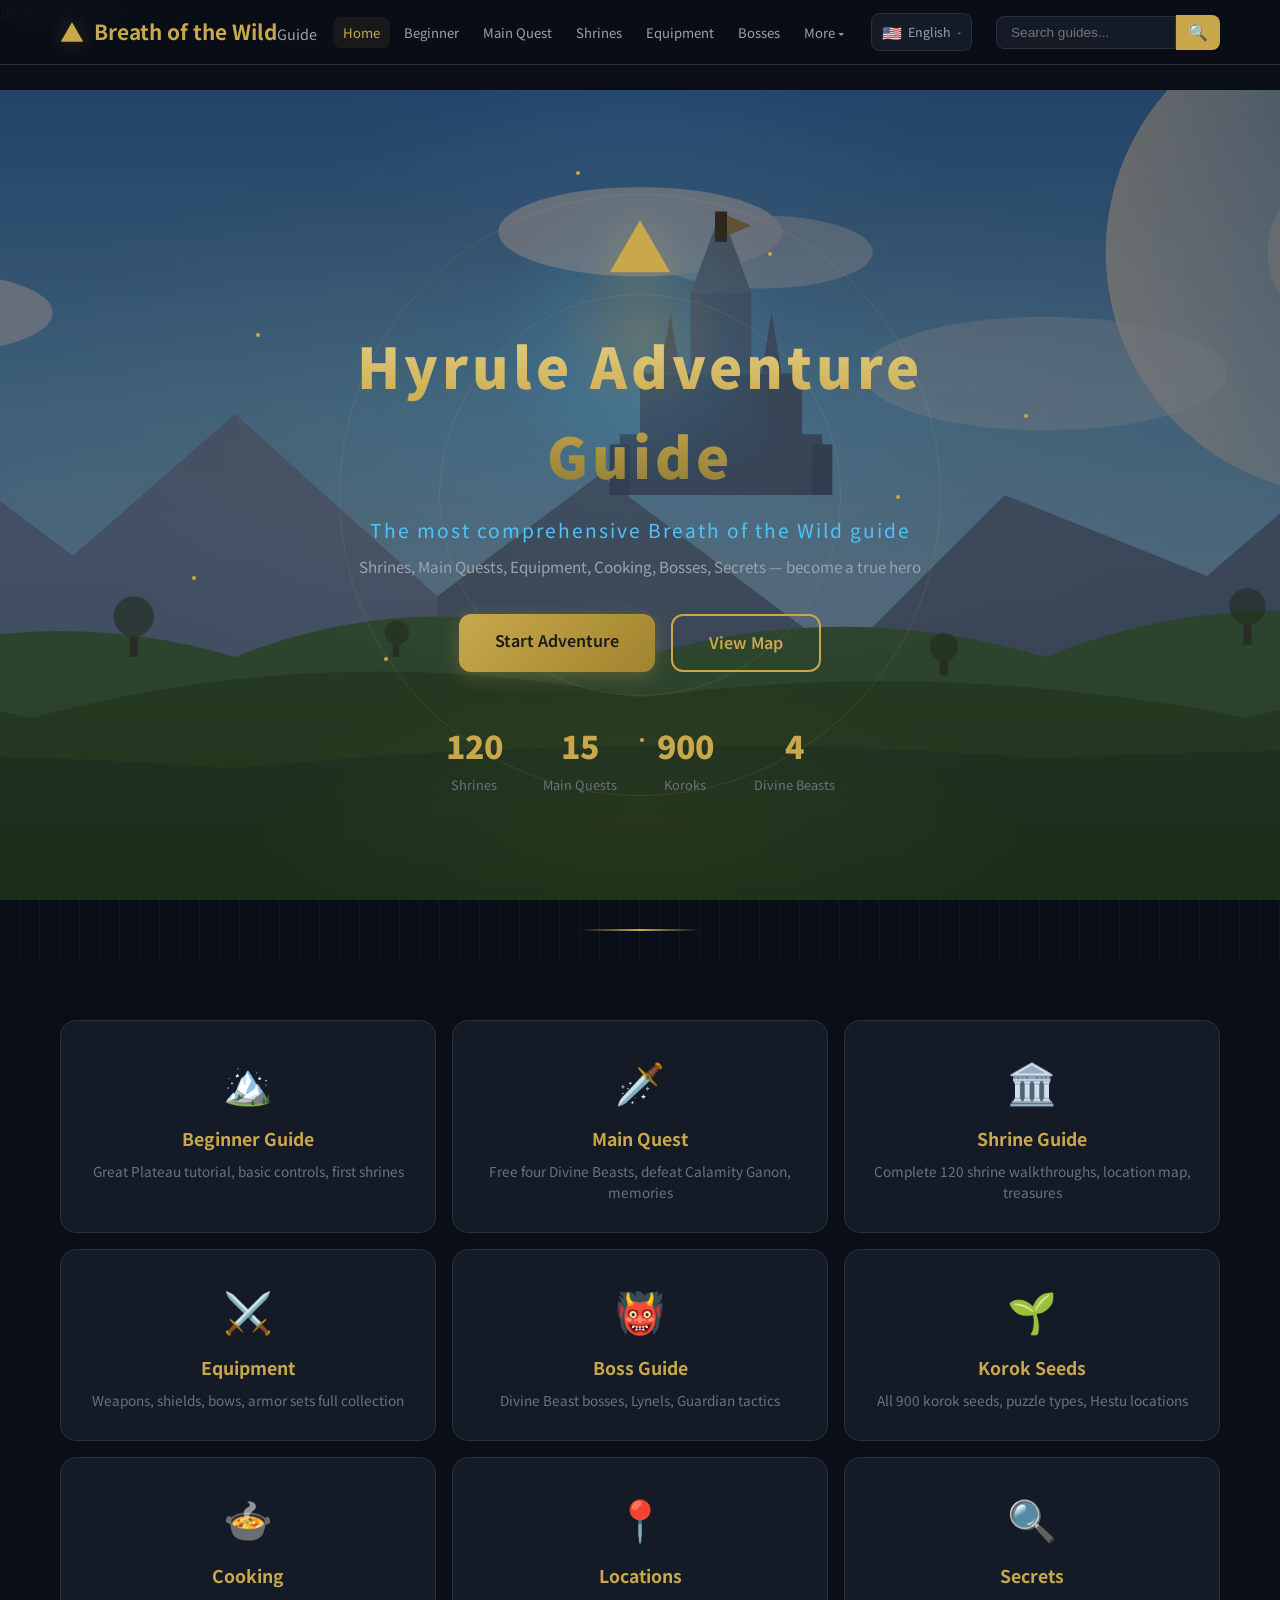
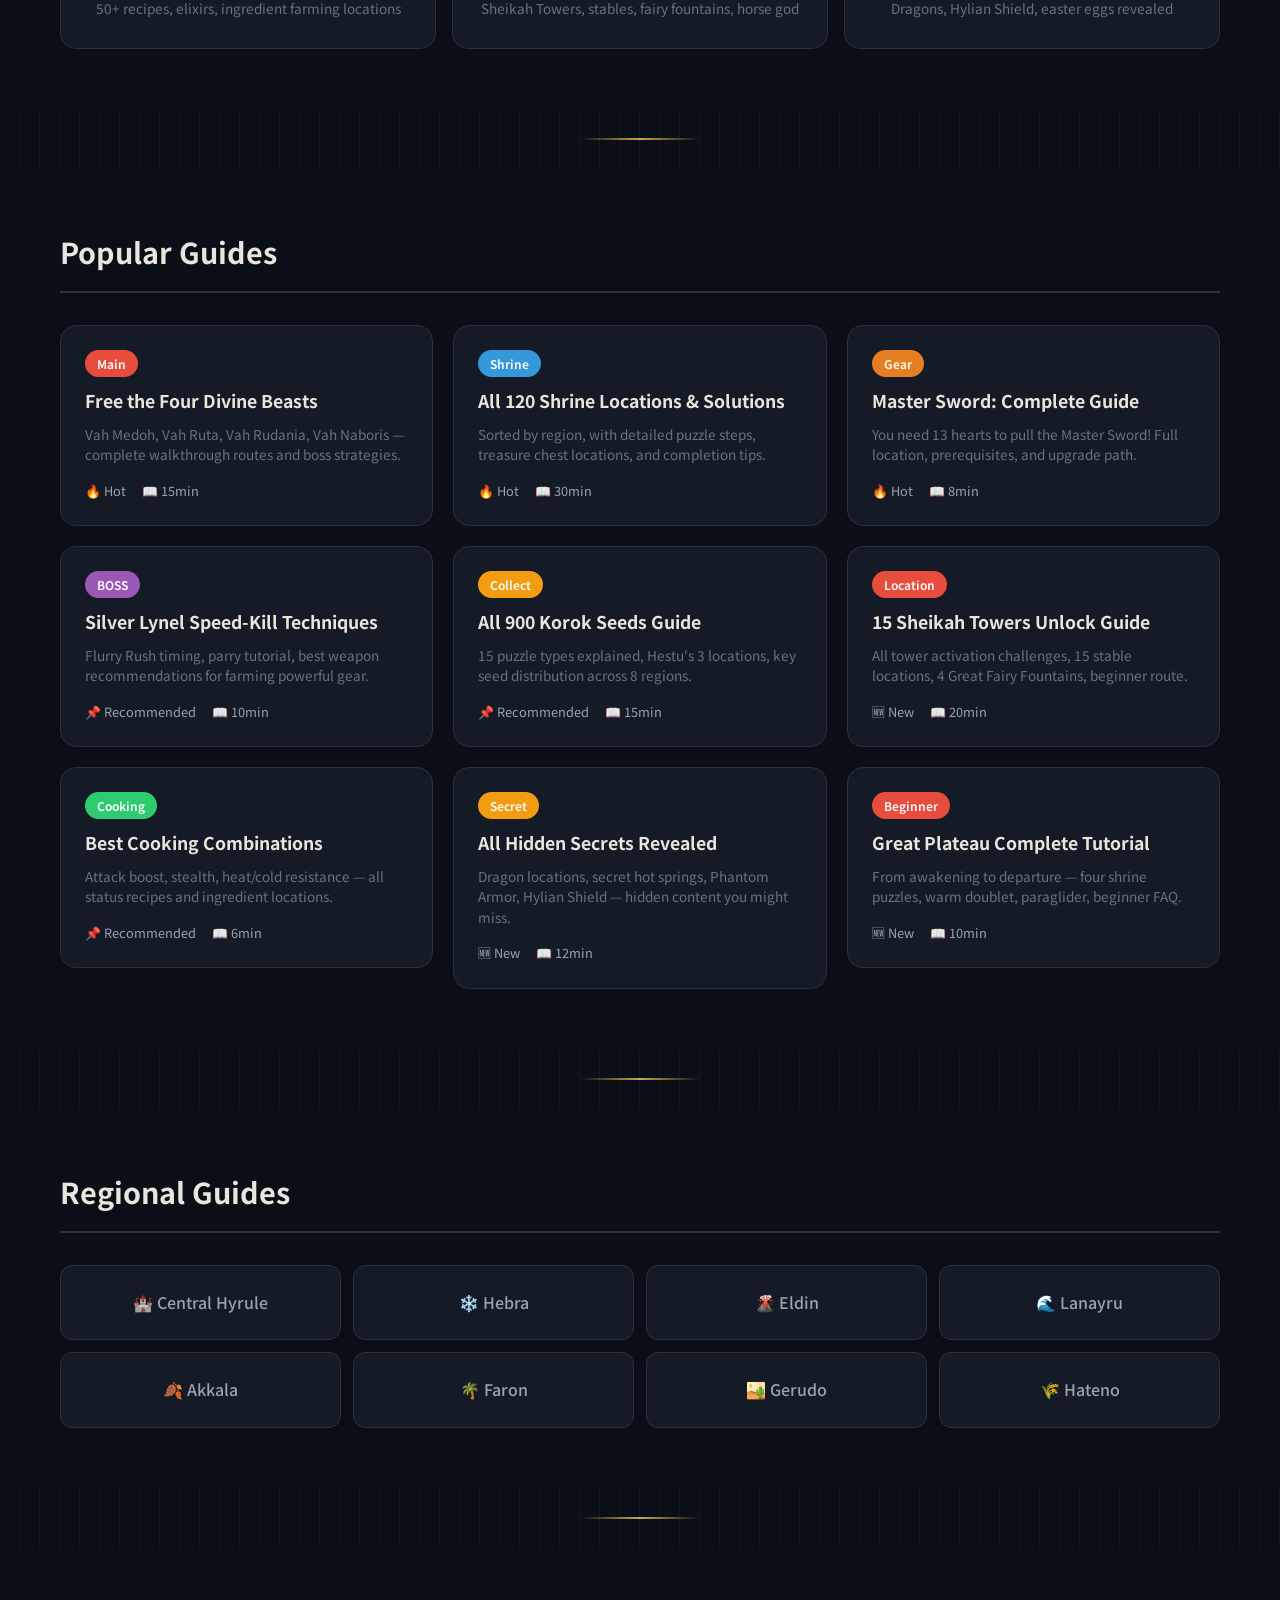
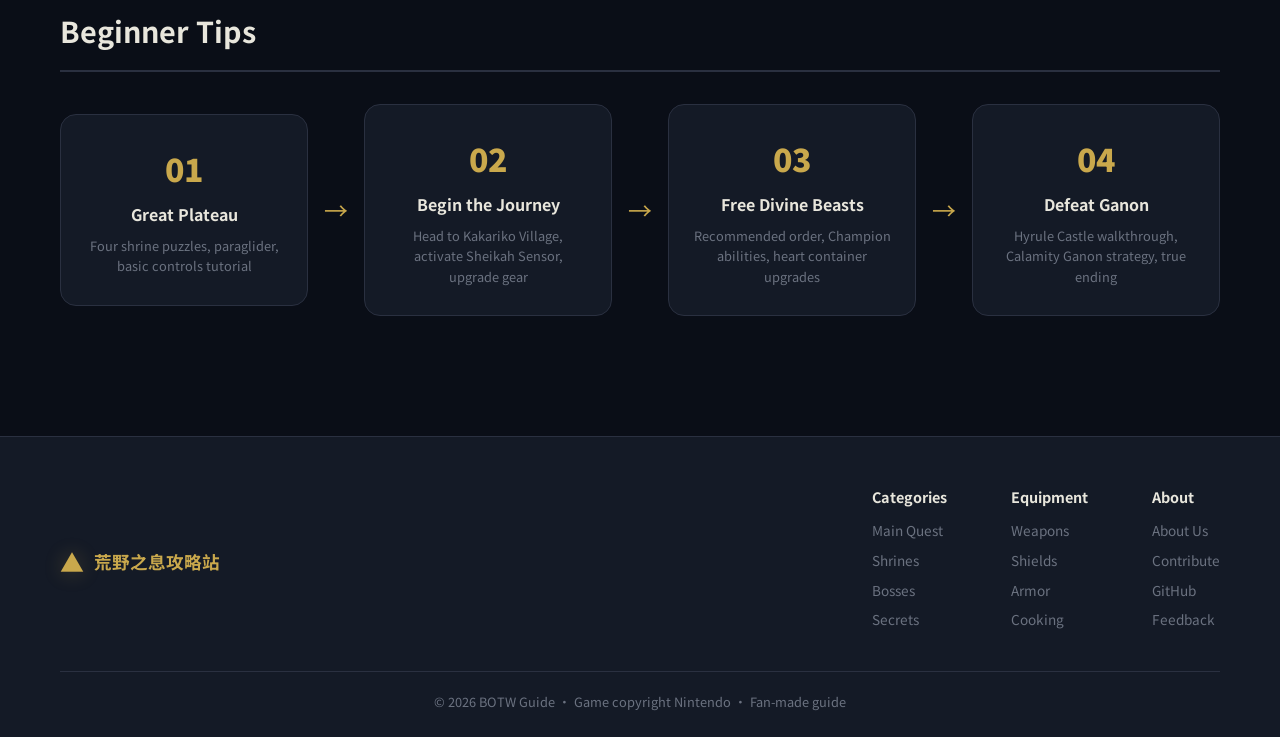
<file: index.html>
﻿!DOCTYPE html>
<html lang="zh-CN">
<head>
  <meta charset="UTF-8">
  <meta name="viewport" content="width=device-width, initial-scale=1.0">
  <title>塞尔达传说：旷野之息 攻略站 | 海拉鲁冒险指南</title>
  <meta name="description" content="最全面的《塞尔达传说：旷野之息》攻略站 - 神庙位置、主线任务、BOSS打法、装备收集、料理配方">
  <link rel="stylesheet" href="css/style.css">
  <link rel="stylesheet" href="css/material.css">
  <link rel="stylesheet" href="css/illustrations.css">
  <link rel="preconnect" href="https://fonts.googleapis.com">
  <link href="https://fonts.googleapis.com/css2?family=Noto+Sans+SC:wght@300;400;500;700;900&display=swap" rel="stylesheet">
</head>
<body>
  <!-- 导航栏 -->
  <nav class="navbar">
    <div class="nav-container">
      <a href="index.html" class="nav-logo">
        <span class="logo-icon">▲</span>
        <span class="logo-text"><span data-i18n="logo.text">荒野之息</span><span class="logo-sub" data-i18n="logo.sub">攻略站</span></span>
      </a>
      <ul class="nav-menu" id="navMenu">
        <li><a href="index.html" class="nav-link active" data-i18n="nav.home">首页</a></li>
        <li><a href="guides/great-plateau.html" class="nav-link" data-i18n="nav.beginner">新手入门</a></li>
        <li><a href="guides/divine-beasts.html" class="nav-link" data-i18n="nav.main">主线攻略</a></li>
        <li><a href="guides/shrines.html" class="nav-link" data-i18n="nav.shrines">神庙攻略</a></li>
        <li><a href="guides/equipment.html" class="nav-link" data-i18n="nav.equipment">装备图鉴</a></li>
        <li><a href="guides/bosses.html" class="nav-link" data-i18n="nav.bosses">BOSS指南</a></li>
        <li class="nav-dropdown">
          <a href="#" class="nav-link nav-more" data-i18n="nav.more">更多 ▾</a>
          <ul class="dropdown-menu">
            <li><a href="guides/korok-seeds.html" data-i18n="nav.more_korok">🌱 呀哈哈全收集</a></li>
            <li><a href="guides/cooking.html" data-i18n="nav.more_cooking">🍲 料理配方大全</a></li>
            <li><a href="guides/secrets.html" data-i18n="nav.more_secrets">🔍 隐藏要素</a></li>
            <li><a href="guides/regions.html" data-i18n="nav.more_regions">🗺️ 区域攻略</a>
            <li><a href="guides/locations.html" data-i18n="nav.more_locations">📍 重要地点</a></li></li>
          </ul>
        </li>
      </ul>
      <div class="nav-search">
        <input type="text" data-i18n-placeholder="search" placeholder="搜索攻略..." id="searchInput">
        <button class="search-btn" id="searchBtn">🔍</button>
      </div>
      <button class="menu-toggle" id="menuToggle">☰</button>
    </div>
  </nav>

  <!-- 主视觉区 -->
  <section class="hero">
    <img src="images/hyrule-landscape.svg" alt="海拉鲁全景" style="position:absolute;inset:0;width:100%;height:100%;object-fit:cover;opacity:0.6;pointer-events:none;z-index:0">
    <!-- 几何装饰 -->
    <div class="geometric-lines"></div>
    <!-- 粒子动画 -->
    <div class="glow-particles">
      <div class="glow-particle"></div>
      <div class="glow-particle"></div>
      <div class="glow-particle"></div>
      <div class="glow-particle"></div>
      <div class="glow-particle"></div>
      <div class="glow-particle"></div>
      <div class="glow-particle"></div>
      <div class="glow-particle"></div>
    </div>
    <!-- 像素装饰 -->
    <div class="pixel-decoration"></div>
    <div class="pixel-decoration"></div>
    <div class="pixel-decoration"></div>
    <div class="pixel-decoration"></div>
    <div class="pixel-decoration"></div>
    <div class="pixel-decoration"></div>
    <div class="hero-content">
      <div class="triforce">▲</div>
      <h1 class="hero-title" data-i18n="hero.title">海拉鲁冒险指南</h1>
      <p class="hero-subtitle" data-i18n="hero.subtitle">《塞尔达传说：旷野之息》最全面的攻略站</p>
      <p class="hero-desc" data-i18n="hero.desc">神庙 · 主线 · 装备 · 料理 · BOSS · 隐藏要素 — 助你成为真正的勇者</p>
      <div class="hero-cta">
        <a href="#guides" class="btn btn-primary" data-i18n="hero.cta_primary">开始冒险</a>
        <a href="guides/regions.html" class="btn btn-outline" data-i18n="hero.cta_secondary">查看地图</a>
      </div>
      <div class="hero-stats">
        <div class="stat-item">
          <span class="stat-num">120</span>
          <span class="stat-label" data-i18n="hero.stat_shrines">神庙</span>
        </div>
        <div class="stat-item">
          <span class="stat-num">15</span>
          <span class="stat-label" data-i18n="hero.stat_quests">主线任务</span>
        </div>
        <div class="stat-item">
          <span class="stat-num">900</span>
          <span class="stat-label" data-i18n="hero.stat_koroks">呀哈哈</span>
        </div>
        <div class="stat-item">
          <span class="stat-num">4</span>
          <span class="stat-label" data-i18n="hero.stat_beasts">神兽</span>
        </div>
      </div>
    </div>
  </section>

  <!-- 装饰分割线 -->
  <div class="decorative-divider"></div>

  <!-- 快速导航卡片 -->
  <section class="quick-nav">
    <div class="container">
      <div class="quick-cards">
        <a href="guides/great-plateau.html" class="quick-card">
          <div class="card-icon">🏔️</div>
          <h3 data-i18n="quick.beginner">新手入门</h3>
          <p data-i18n="quick.beginner_desc">初始台地全教学 · 基础操作 · 四座神庙</p>
        </a>
        <a href="guides/divine-beasts.html" class="quick-card">
          <div class="card-icon">🗡️</div>
          <h3 data-i18n="quick.main">主线攻略</h3>
          <p data-i18n="quick.main_desc">解放四神兽 · 讨伐灾厄盖侬 · 回忆之旅</p>
        </a>
        <a href="guides/shrines.html" class="quick-card">
          <div class="card-icon">🏛️</div>
          <h3 data-i18n="quick.shrines">神庙攻略</h3>
          <p data-i18n="quick.shrines_desc">120座神庙完整解法 · 位置地图 · 宝箱收集</p>
        </a>
        <a href="guides/equipment.html" class="quick-card">
          <div class="card-icon">⚔️</div>
          <h3 data-i18n="quick.equipment">装备图鉴</h3>
          <p data-i18n="quick.equipment_desc">武器 · 盾牌 · 弓箭 · 防具套装全收集</p>
        </a>
        <a href="guides/bosses.html" class="quick-card">
          <div class="card-icon">👹</div>
          <h3 data-i18n="quick.bosses">BOSS指南</h3>
          <p data-i18n="quick.bosses_desc">神兽BOSS · 人马莱尼尔 · 守护者攻略</p>
        </a>
        <a href="guides/korok-seeds.html" class="quick-card">
          <div class="card-icon">🌱</div>
          <h3 data-i18n="quick.korok">呀哈哈收集</h3>
          <p data-i18n="quick.korok_desc">900个克洛格种子 · 谜题类型 · 博库林</p>
        </a>
        <a href="guides/cooking.html" class="quick-card">
          <div class="card-icon">🍲</div>
          <h3 data-i18n="quick.cooking">料理大全</h3>
          <p data-i18n="quick.cooking_desc">50+配方 · 属性药剂 · 采集地点</p>
        </a>
        <a href="guides/locations.html" class="quick-card">
          <div class="card-icon">📍</div>
          <h3 data-i18n="quick.locations">重要地点</h3>
          <p data-i18n="quick.locations_desc">希卡塔 · 驿站 · 精灵之泉 · 马神</p>
        </a>
        <a href="guides/secrets.html" class="quick-card">
          <div class="card-icon">🔍</div>
          <h3 data-i18n="quick.secrets">隐藏要素</h3>
          <p data-i18n="quick.secrets_desc">龙之所在 · 海利亚盾 · 彩蛋全公开</p>
        </a>
      </div>
    </div>
  </section>

  <!-- 装饰分割线 -->
  <div class="decorative-divider"></div>

  <!-- 热门攻略 -->
  <section class="popular-guides" id="guides">
    <div class="container">
      <h2 class="section-title" data-i18n="section.popular">
        <span class="title-icon">⭐</span>
        热门攻略
      </h2>
      <div class="guides-grid">
        <a href="guides/divine-beasts.html" style="display:block;color:inherit;text-decoration:none">
        <article class="guide-card">
          <div class="guide-tag tag-main" data-i18n="guide.tag_main">主线</div>
          <h3 class="guide-title" data-i18n="guide.divine_beasts_title">解放四神兽完整攻略</h3>
          <p class="guide-excerpt" data-i18n="guide.divine_beasts_excerpt">瓦·梅德、瓦·露塔、瓦·鲁达尼亚、瓦·娜波力斯 — 四大神兽完整攻略路线与BOSS打法。</p>
          <div class="guide-meta"><span data-i18n="common.hot">🔥 热门</span><span>📖 15<span data-i18n="common.read_time">分钟</span></span></div>
        </article></a>
        <a href="guides/shrines.html" style="display:block;color:inherit;text-decoration:none">
        <article class="guide-card">
          <div class="guide-tag tag-shrine" data-i18n="guide.tag_shrine">神庙</div>
          <h3 class="guide-title" data-i18n="guide.shrines_title">全120座神庙位置与解法</h3>
          <p class="guide-excerpt" data-i18n="guide.shrines_excerpt">按区域分类，包含详细解谜步骤、宝箱位置和通关技巧，助你集齐全部试炼通过证。</p>
          <div class="guide-meta"><span data-i18n="common.hot">🔥 热门</span><span>📖 30<span data-i18n="common.read_time">分钟</span></span></div>
        </article></a>
        <a href="guides/equipment.html" style="display:block;color:inherit;text-decoration:none">
        <article class="guide-card">
          <div class="guide-tag tag-gear" data-i18n="guide.tag_gear">装备</div>
          <h3 class="guide-title" data-i18n="guide.master_sword_title">大师之剑获取全流程</h3>
          <p class="guide-excerpt" data-i18n="guide.master_sword_excerpt">需要13颗心才能拔出大师之剑！详细位置、前置条件与升级路径完整指南。</p>
          <div class="guide-meta"><span data-i18n="common.hot">🔥 热门</span><span>📖 8<span data-i18n="common.read_time">分钟</span></span></div>
        </article></a>
        <a href="guides/bosses.html" style="display:block;color:inherit;text-decoration:none">
        <article class="guide-card">
          <div class="guide-tag tag-boss" data-i18n="guide.tag_boss">BOSS</div>
          <h3 class="guide-title" data-i18n="guide.lynels_title">白银人马莱尼尔速杀技巧</h3>
          <p class="guide-excerpt" data-i18n="guide.lynels_excerpt">林克时间触发时机、盾反教学、最佳武器推荐，轻松刷取强力装备。</p>
          <div class="guide-meta"><span data-i18n="common.recommended">📌 推荐</span><span>📖 10<span data-i18n="common.read_time">分钟</span></span></div>
        </article></a>
        <a href="guides/korok-seeds.html" style="display:block;color:inherit;text-decoration:none">
        <article class="guide-card">
          <div class="guide-tag tag-secret" data-i18n="guide.tag_secret">收集</div>
          <h3 class="guide-title" data-i18n="guide.koroks_title">900个呀哈哈全收集指南</h3>
          <p class="guide-excerpt" data-i18n="guide.koroks_excerpt">15种谜题类型详解、博库林3阶段位置、8区域重点种子分布。</p>
          <div class="guide-meta"><span data-i18n="common.recommended">📌 推荐</span><span>📖 15<span data-i18n="common.read_time">分钟</span></span></div>
        </article></a>
        <a href="guides/locations.html" style="display:block;color:inherit;text-decoration:none">
        <article class="guide-card">
          <div class="guide-tag tag-main" data-i18n="guide.tag_location">地点</div>
          <h3 class="guide-title" data-i18n="guide.towers_title">15座希卡塔全解锁攻略</h3>
          <p class="guide-excerpt" data-i18n="guide.towers_excerpt">15座塔的激活挑战、15个驿站分布、4处大精灵之泉与新手推荐路线。</p>
          <div class="guide-meta"><span data-i18n="common.new">🆕 新增</span><span>📖 20<span data-i18n="common.read_time">分钟</span></span></div>
        </article></a>
        <a href="guides/cooking.html" style="display:block;color:inherit;text-decoration:none">
        <article class="guide-card">
          <div class="guide-tag tag-cook" data-i18n="guide.tag_cook">料理</div>
          <h3 class="guide-title" data-i18n="guide.cooking_best_title">最佳料理搭配推荐</h3>
          <p class="guide-excerpt" data-i18n="guide.cooking_best_excerpt">攻击力提升、潜行、耐寒耐热 — 所有属性料理配方及材料获取地点。</p>
          <div class="guide-meta"><span data-i18n="common.recommended">📌 推荐</span><span>📖 6<span data-i18n="common.read_time">分钟</span></span></div>
        </article></a>
        <a href="guides/secrets.html" style="display:block;color:inherit;text-decoration:none">
        <article class="guide-card">
          <div class="guide-tag tag-secret" data-i18n="guide.tag_secret2">隐藏</div>
          <h3 class="guide-title" data-i18n="guide.secrets_all_title">全部隐藏要素大公开</h3>
          <p class="guide-excerpt" data-i18n="guide.secrets_all_excerpt">龙之所在地、秘密温泉、幻影铠甲、海利亚盾 — 你可能错过的重要隐藏内容。</p>
          <div class="guide-meta"><span data-i18n="common.new">🆕 新</span><span>📖 12<span data-i18n="common.read_time">分钟</span></span></div>
        </article></a>
        <a href="guides/great-plateau.html" style="display:block;color:inherit;text-decoration:none">
        <article class="guide-card">
          <div class="guide-tag tag-main" data-i18n="guide.tag_beginner">新手</div>
          <h3 class="guide-title" data-i18n="guide.plateau_title">初始台地完全教学指南</h3>
          <p class="guide-excerpt" data-i18n="guide.plateau_excerpt">从苏醒到离开 — 四座神庙解谜、防寒服获取、滑翔伞、新手常见问题。</p>
          <div class="guide-meta"><span data-i18n="common.new">🆕 新增</span><span>📖 10<span data-i18n="common.read_time">分钟</span></span></div>
        </article></a>
      </div>
    </div>
  </section>

  <!-- 装饰分割线 -->
  <div class="decorative-divider"></div>

  <!-- 区域导航 -->
  <section class="regions">
    <div class="container">
      <h2 class="section-title" data-i18n="section.regions">
        <span class="title-icon">🗺️</span>
        区域攻略
      </h2>
      <div class="region-grid">
        <a href="guides/regions.html#central" class="region-card" data-i18n="region.central">🏰 中央海拉鲁</a>
        <a href="guides/regions.html#hebra" class="region-card" data-i18n="region.hebra">❄️ 海布拉地区</a>
        <a href="guides/regions.html#eldin" class="region-card" data-i18n="region.eldin">🌋 奥尔汀地区</a>
        <a href="guides/regions.html#lanayru" class="region-card" data-i18n="region.lanayru">🌊 拉聂尔地区</a>
        <a href="guides/regions.html#akkala" class="region-card" data-i18n="region.akkala">🍂 阿卡莱地区</a>
        <a href="guides/regions.html#faron" class="region-card" data-i18n="region.faron">🌴 费罗尼地区</a>
        <a href="guides/regions.html#gerudo" class="region-card" data-i18n="region.gerudo">🏜️ 格鲁德地区</a>
        <a href="guides/regions.html#hateno" class="region-card" data-i18n="region.hateno">🌾 哈特诺地区</a>
      </div>
    </div>
  </section>

  <!-- 装饰分割线 -->
  <div class="decorative-divider"></div>

  <!-- 新手引导 -->
  <section class="beginner-guide">
    <div class="container">
      <h2 class="section-title" data-i18n="section.beginner">
        <span class="title-icon">🌱</span>
        新手指南
      </h2>
      <div class="beginner-steps">
        <a href="guides/great-plateau.html" class="step">
          <div class="step-num">01</div>
          <h3 data-i18n="beginner.step1_title">初始台地</h3>
          <p data-i18n="beginner.step1_desc">四座神庙解谜 · 滑翔伞获取 · 基础操作教学</p>
        </a>
        <span class="step-arrow">→</span>
        <a href="guides/equipment.html" class="step">
          <div class="step-num">02</div>
          <h3 data-i18n="beginner.step2_title">踏上旅途</h3>
          <p data-i18n="beginner.step2_desc">前往卡卡利科村 · 开启希卡感应器 · 提升装备</p>
        </a>
        <span class="step-arrow">→</span>
        <a href="guides/divine-beasts.html" class="step">
          <div class="step-num">03</div>
          <h3 data-i18n="beginner.step3_title">解放神兽</h3>
          <p data-i18n="beginner.step3_desc">四大神兽推荐顺序 · 英杰技能获取 · 心之容器扩充</p>
        </a>
        <span class="step-arrow">→</span>
        <a href="guides/bosses.html" class="step">
          <div class="step-num">04</div>
          <h3 data-i18n="beginner.step4_title">挑战盖侬</h3>
          <p data-i18n="beginner.step4_desc">海拉鲁城堡攻略 · 灾厄盖侬打法 · 真结局触发条件</p>
        </a>
      </div>
    </div>
  </section>

  <!-- 页脚 -->
  <footer class="footer">
    <div class="container">
      <div class="footer-content">
        <div class="footer-brand">
          <span class="logo-icon">▲</span>
          <span>荒野之息攻略站</span>
        </div>
        <div class="footer-links">
          <div class="footer-col">
            <h4 data-i18n="footer.guides">攻略分类</h4>
            <a href="guides/divine-beasts.html" data-i18n="footer.main_quest">主线任务</a>
            <a href="guides/shrines.html" data-i18n="footer.shrines_quest">神庙攻略</a>
            <a href="guides/bosses.html" data-i18n="footer.bosses_quest">BOSS指南</a>
            <a href="guides/secrets.html" data-i18n="footer.secrets_quest">隐藏要素</a>
          </div>
          <div class="footer-col">
            <h4 data-i18n="footer.equipment">装备系统</h4>
            <a href="guides/equipment.html" data-i18n="footer.weapons">武器图鉴</a>
            <a href="guides/equipment.html" data-i18n="footer.shields">盾牌图鉴</a>
            <a href="guides/equipment.html" data-i18n="footer.armor">防具套装</a>
            <a href="guides/cooking.html" data-i18n="footer.cooking_footer">料理配方</a>
          </div>
          <div class="footer-col">
            <h4 data-i18n="footer.about_site">关于本站</h4>
            <a href="about.html" data-i18n="footer.about_us">关于我们</a>
            <a href="about.html#contribute" data-i18n="footer.contribute">贡献攻略</a>
            <a href="#" data-i18n="footer.github">GitHub</a>
            <a href="about.html#feedback" data-i18n="footer.feedback">反馈建议</a>
          </div>
        </div>
      </div>
      <div class="footer-bottom">
        <p data-i18n="footer.copyright">© 2026 荒野之息攻略站 · 游戏版权归任天堂所有 · 本站为玩家自发攻略分享</p>
      </div>
    </div>
  </footer>

  <script src="js/i18n.js"></script>
  <script src="js/main.js"></script>
</body>
</html>
</file>
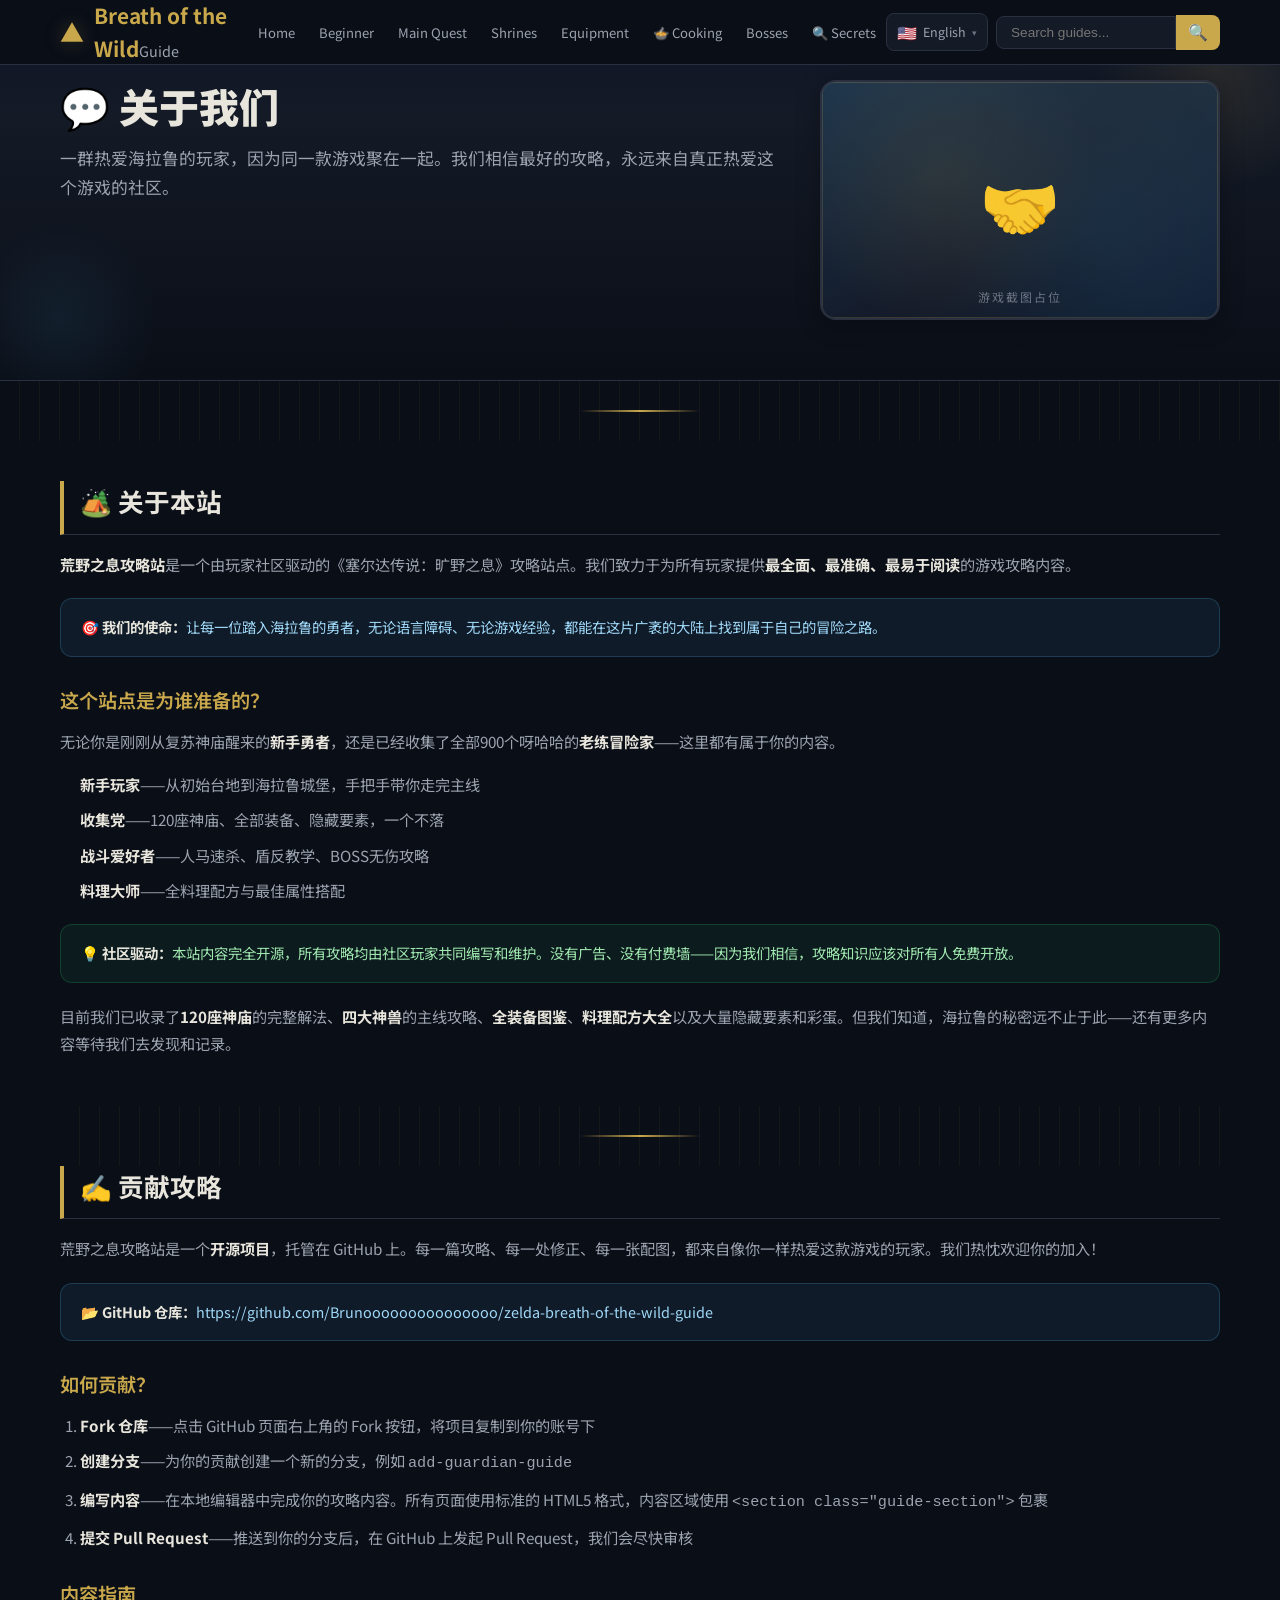
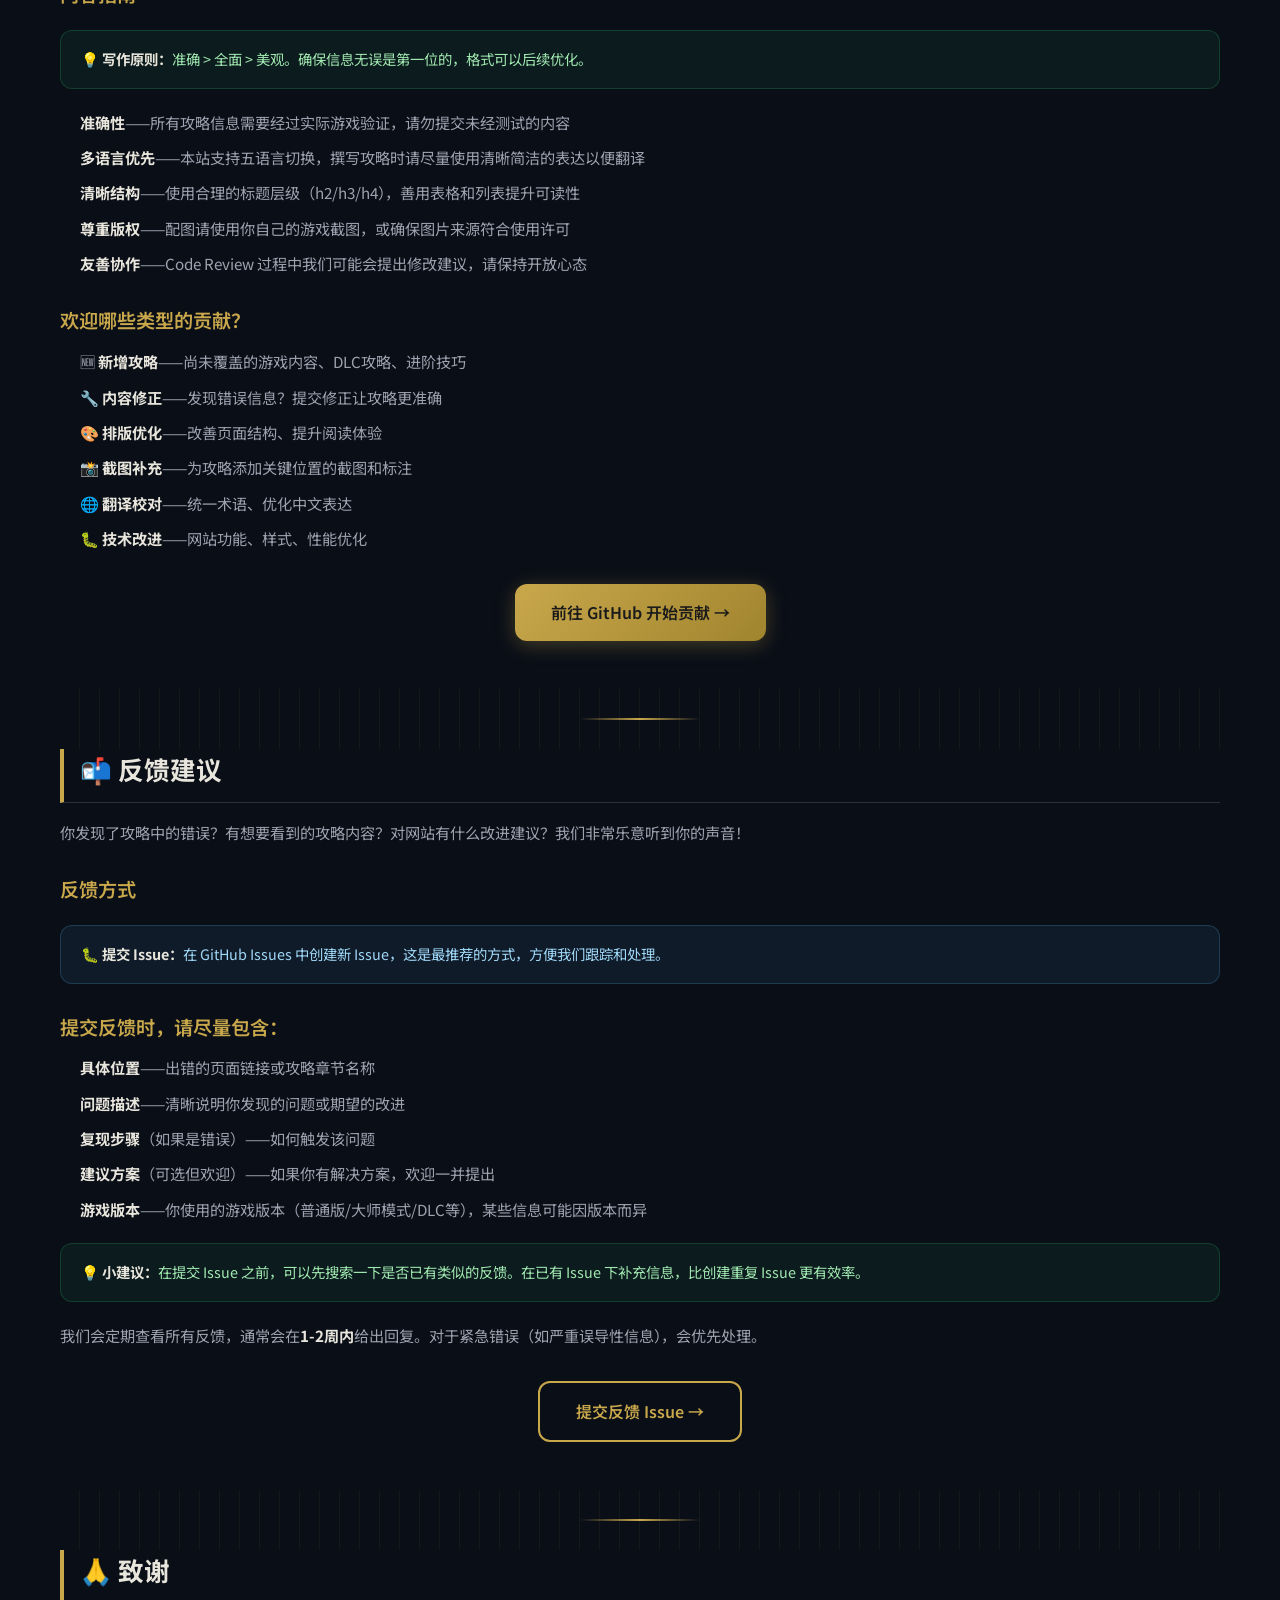
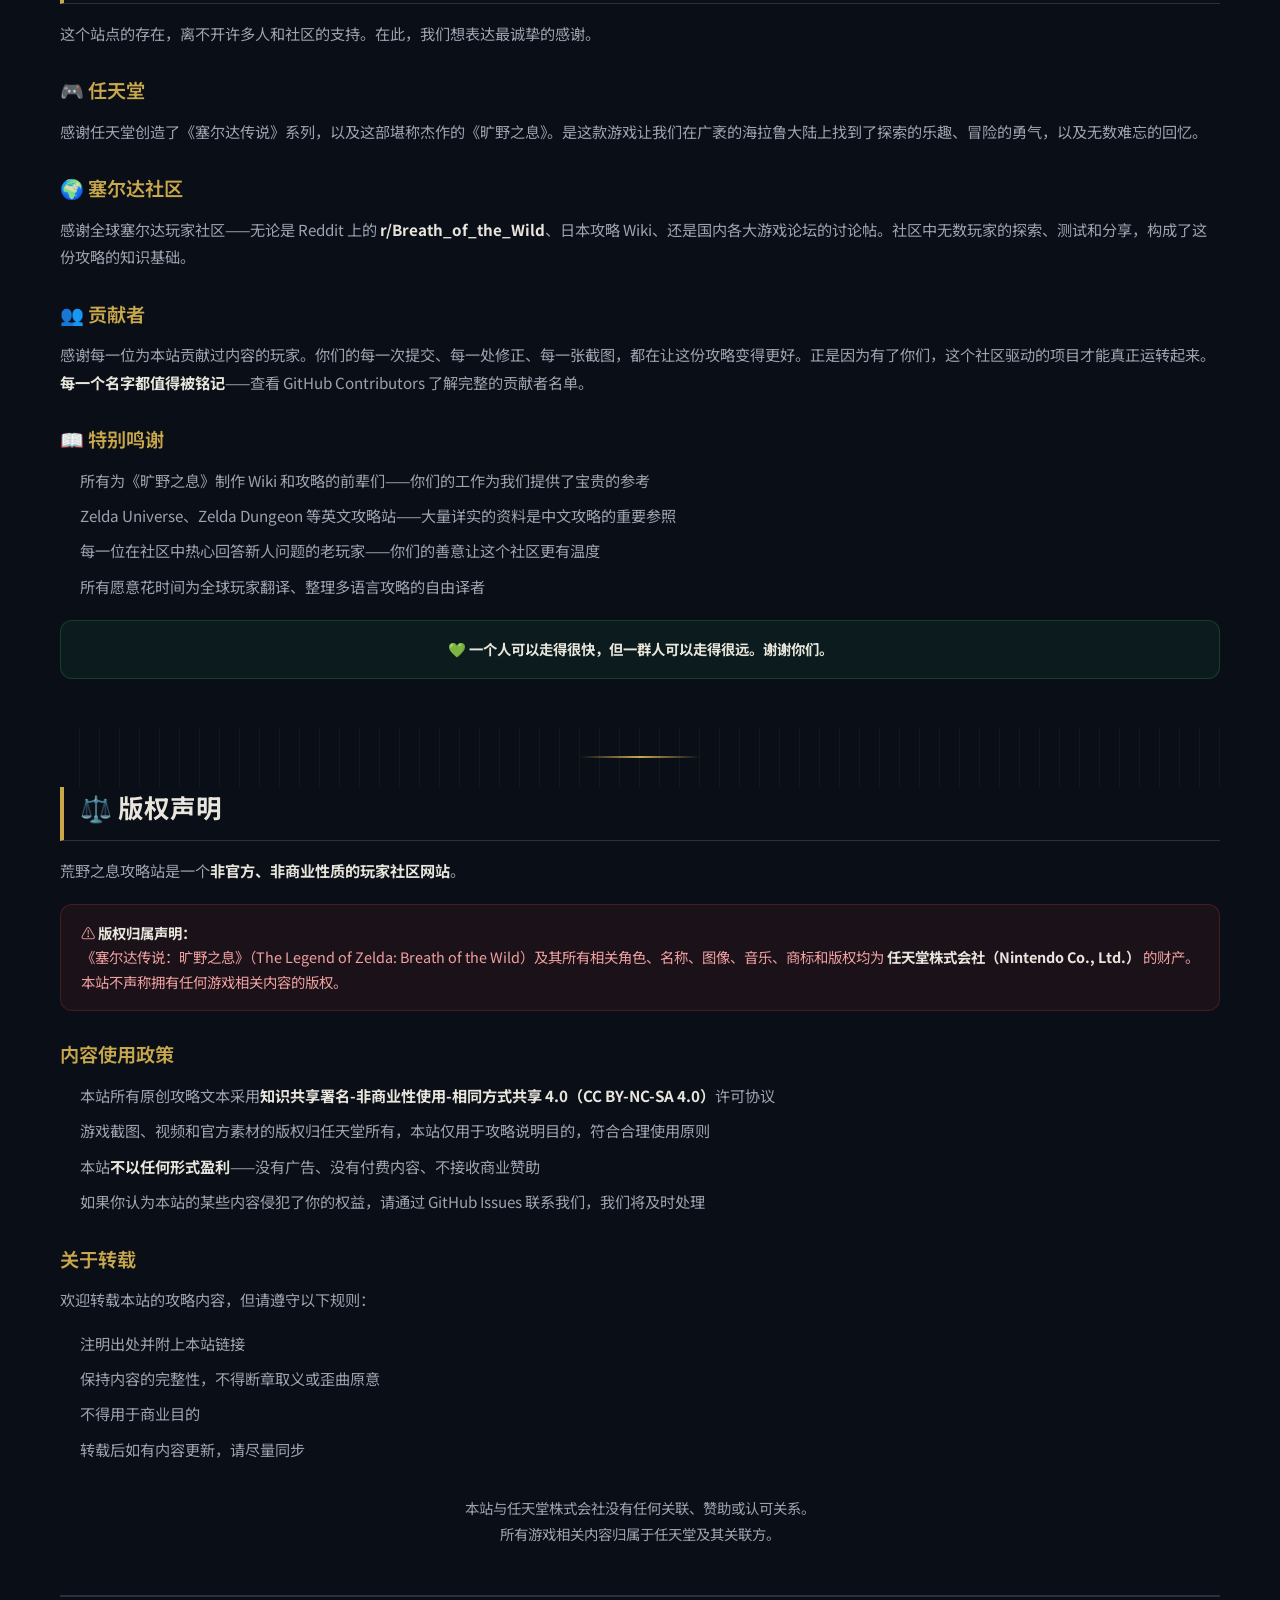
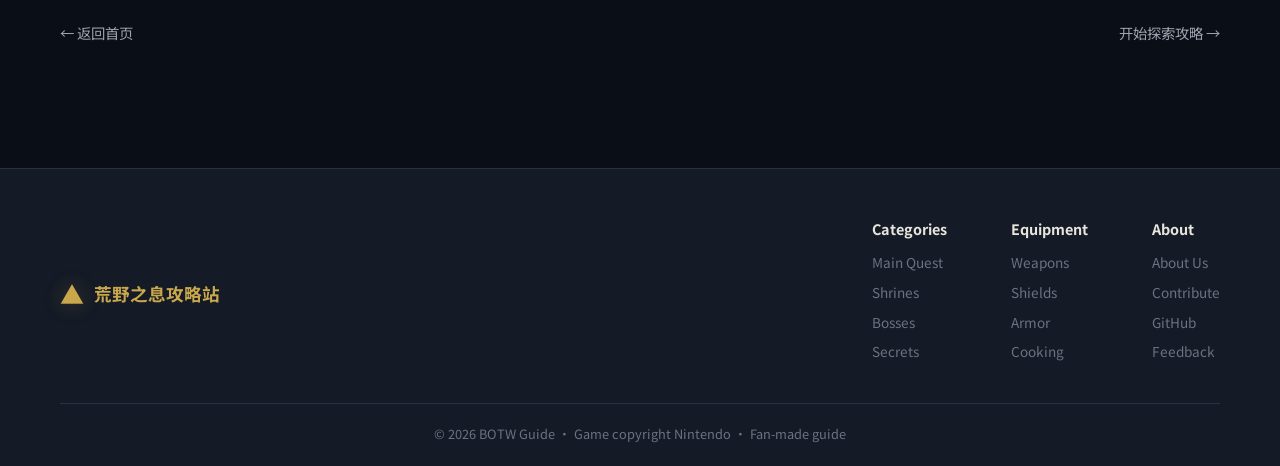
<file: about.html>
﻿<!DOCTYPE html>
<html lang="zh-CN">
<head>
  <meta charset="UTF-8">
  <meta name="viewport" content="width=device-width, initial-scale=1.0">
  <title>关于我们 | 荒野之息攻略站</title>
  <meta name="description" content="了解荒野之息攻略站——社区驱动的中文塞尔达传说：旷野之息攻略站，欢迎贡献攻略与反馈建议">
  <link rel="stylesheet" href="css/style.css">
  <link rel="stylesheet" href="css/material.css">
  <link rel="stylesheet" href="css/illustrations.css">
  <link rel="stylesheet" href="css/guide.css">
  <link rel="preconnect" href="https://fonts.googleapis.com">
  <link href="https://fonts.googleapis.com/css2?family=Noto+Sans+SC:wght@300;400;500;700;900&display=swap" rel="stylesheet">
</head>
<body>
  <!-- 导航栏 -->
  <nav class="navbar">
    <div class="nav-container">
      <a href="index.html" class="nav-logo">
        <span class="logo-icon">▲</span>
        <span class="logo-text"><span data-i18n="logo.text">荒野之息</span><span class="logo-sub" data-i18n="logo.sub">攻略站</span></span>
      </a>
      <ul class="nav-menu" id="navMenu">
        <li><a href="index.html" class="nav-link" data-i18n="nav.home">首页</a></li>
        <li><a href="guides/great-plateau.html" class="nav-link" data-i18n="nav.beginner">新手入门</a></li>
        <li><a href="guides/divine-beasts.html" class="nav-link" data-i18n="nav.main">主线攻略</a></li>
        <li><a href="guides/shrines.html" class="nav-link" data-i18n="nav.shrines">神庙攻略</a></li>
        <li><a href="guides/equipment.html" class="nav-link" data-i18n="nav.equipment">装备收集</a></li>
        <li><a href="guides/cooking.html" class="nav-link" data-i18n="nav.more_cooking">料理配方</a></li>
        <li><a href="guides/bosses.html" class="nav-link" data-i18n="nav.bosses">BOSS指南</a></li>
        <li><a href="guides/secrets.html" class="nav-link" data-i18n="nav.more_secrets">隐藏要素</a></li>
      </ul>
      <div class="nav-search">
        <input type="text" data-i18n-placeholder="search" placeholder="搜索攻略..." id="searchInput">
        <button class="search-btn" id="searchBtn">🔍</button>
      </div>
      <button class="menu-toggle" id="menuToggle">☰</button>
    </div>
  </nav>

  <!-- 页面头部 -->
  <section class="guide-hero">
    <div class="guide-hero-inner">
      <div class="guide-hero-content">
        <div class="guide-hero-text">
          <h1>💬 关于我们</h1>
          <p class="guide-desc">一群热爱海拉鲁的玩家，因为同一款游戏聚在一起。我们相信最好的攻略，永远来自真正热爱这个游戏的社区。</p>
        </div>
        <div class="guide-hero-image">🤝</div>
      </div>
    </div>
  </section>

  <div class="decorative-divider"></div>

  <!-- 主内容区 -->
  <div class="guide-layout">
    <main class="guide-main">

      <!-- 关于本站 -->
      <section class="guide-section" id="about">
        <h2>🏕️ 关于本站</h2>
        <p><strong>荒野之息攻略站</strong>是一个由玩家社区驱动的《塞尔达传说：旷野之息》攻略站点。我们致力于为所有玩家提供<strong>最全面、最准确、最易于阅读</strong>的游戏攻略内容。</p>

        <div class="guide-info">
          🎯 <strong>我们的使命：</strong>让每一位踏入海拉鲁的勇者，无论语言障碍、无论游戏经验，都能在这片广袤的大陆上找到属于自己的冒险之路。
        </div>

        <h3>这个站点是为谁准备的？</h3>
        <p>无论你是刚刚从复苏神庙醒来的<strong>新手勇者</strong>，还是已经收集了全部900个呀哈哈的<strong>老练冒险家</strong>——这里都有属于你的内容。</p>
        <ul>
          <li><strong>新手玩家</strong>——从初始台地到海拉鲁城堡，手把手带你走完主线</li>
          <li><strong>收集党</strong>——120座神庙、全部装备、隐藏要素，一个不落</li>
          <li><strong>战斗爱好者</strong>——人马速杀、盾反教学、BOSS无伤攻略</li>
          <li><strong>料理大师</strong>——全料理配方与最佳属性搭配</li>
        </ul>

        <div class="guide-tip">
          💡 <strong>社区驱动：</strong>本站内容完全开源，所有攻略均由社区玩家共同编写和维护。没有广告、没有付费墙——因为我们相信，攻略知识应该对所有人免费开放。
        </div>

        <p>目前我们已收录了<strong>120座神庙</strong>的完整解法、<strong>四大神兽</strong>的主线攻略、<strong>全装备图鉴</strong>、<strong>料理配方大全</strong>以及大量隐藏要素和彩蛋。但我们知道，海拉鲁的秘密远不止于此——还有更多内容等待我们去发现和记录。</p>
      </section>

      <div class="decorative-divider"></div>

      <!-- 贡献攻略 -->
      <section class="guide-section" id="contribute">
        <h2>✍️ 贡献攻略</h2>
        <p>荒野之息攻略站是一个<strong>开源项目</strong>，托管在 GitHub 上。每一篇攻略、每一处修正、每一张配图，都来自像你一样热爱这款游戏的玩家。我们热忱欢迎你的加入！</p>

        <div class="guide-info">
          📂 <strong>GitHub 仓库：</strong><a href="https://github.com" target="_blank" rel="noopener">https://github.com/Brunooooooooooooooo/zelda-breath-of-the-wild-guide</a>
        </div>

        <h3>如何贡献？</h3>
        <ol>
          <li><strong>Fork 仓库</strong>——点击 GitHub 页面右上角的 Fork 按钮，将项目复制到你的账号下</li>
          <li><strong>创建分支</strong>——为你的贡献创建一个新的分支，例如 <code>add-guardian-guide</code></li>
          <li><strong>编写内容</strong>——在本地编辑器中完成你的攻略内容。所有页面使用标准的 HTML5 格式，内容区域使用 <code>&lt;section class="guide-section"&gt;</code> 包裹</li>
          <li><strong>提交 Pull Request</strong>——推送到你的分支后，在 GitHub 上发起 Pull Request，我们会尽快审核</li>
        </ol>

        <h3>内容指南</h3>
        <div class="guide-tip">
          💡 <strong>写作原则：</strong>准确 > 全面 > 美观。确保信息无误是第一位的，格式可以后续优化。
        </div>
        <ul>
          <li><strong>准确性</strong>——所有攻略信息需要经过实际游戏验证，请勿提交未经测试的内容</li>
          <li><strong>多语言优先</strong>——本站支持五语言切换，撰写攻略时请尽量使用清晰简洁的表达以便翻译</li>
          <li><strong>清晰结构</strong>——使用合理的标题层级（h2/h3/h4），善用表格和列表提升可读性</li>
          <li><strong>尊重版权</strong>——配图请使用你自己的游戏截图，或确保图片来源符合使用许可</li>
          <li><strong>友善协作</strong>——Code Review 过程中我们可能会提出修改建议，请保持开放心态</li>
        </ul>

        <h3>欢迎哪些类型的贡献？</h3>
        <ul>
          <li>🆕 <strong>新增攻略</strong>——尚未覆盖的游戏内容、DLC攻略、进阶技巧</li>
          <li>🔧 <strong>内容修正</strong>——发现错误信息？提交修正让攻略更准确</li>
          <li>🎨 <strong>排版优化</strong>——改善页面结构、提升阅读体验</li>
          <li>📸 <strong>截图补充</strong>——为攻略添加关键位置的截图和标注</li>
          <li>🌐 <strong>翻译校对</strong>——统一术语、优化中文表达</li>
          <li>🐛 <strong>技术改进</strong>——网站功能、样式、性能优化</li>
        </ul>

        <p style="text-align: center; margin-top: 2rem;">
          <a href="https://github.com" target="_blank" rel="noopener" class="btn btn-primary">前往 GitHub 开始贡献 →</a>
        </p>
      </section>

      <div class="decorative-divider"></div>

      <!-- 反馈建议 -->
      <section class="guide-section" id="feedback">
        <h2>📬 反馈建议</h2>
        <p>你发现了攻略中的错误？有想要看到的攻略内容？对网站有什么改进建议？我们非常乐意听到你的声音！</p>

        <h3>反馈方式</h3>
        <div class="guide-info">
          🐛 <strong>提交 Issue：</strong>在 <a href="https://github.com" target="_blank" rel="noopener">GitHub Issues</a> 中创建新 Issue，这是最推荐的方式，方便我们跟踪和处理。
        </div>

        <h3>提交反馈时，请尽量包含：</h3>
        <ul>
          <li><strong>具体位置</strong>——出错的页面链接或攻略章节名称</li>
          <li><strong>问题描述</strong>——清晰说明你发现的问题或期望的改进</li>
          <li><strong>复现步骤</strong>（如果是错误）——如何触发该问题</li>
          <li><strong>建议方案</strong>（可选但欢迎）——如果你有解决方案，欢迎一并提出</li>
          <li><strong>游戏版本</strong>——你使用的游戏版本（普通版/大师模式/DLC等），某些信息可能因版本而异</li>
        </ul>

        <div class="guide-tip">
          💡 <strong>小建议：</strong>在提交 Issue 之前，可以先搜索一下是否已有类似的反馈。在已有 Issue 下补充信息，比创建重复 Issue 更有效率。
        </div>

        <p>我们会定期查看所有反馈，通常会在<strong>1-2周内</strong>给出回复。对于紧急错误（如严重误导性信息），会优先处理。</p>

        <p style="text-align: center; margin-top: 2rem;">
          <a href="https://github.com" target="_blank" rel="noopener" class="btn btn-outline">提交反馈 Issue →</a>
        </p>
      </section>

      <div class="decorative-divider"></div>

      <!-- 致谢 -->
      <section class="guide-section" id="thanks">
        <h2>🙏 致谢</h2>
        <p>这个站点的存在，离不开许多人和社区的支持。在此，我们想表达最诚挚的感谢。</p>

        <h3>🎮 任天堂</h3>
        <p>感谢任天堂创造了《塞尔达传说》系列，以及这部堪称杰作的《旷野之息》。是这款游戏让我们在广袤的海拉鲁大陆上找到了探索的乐趣、冒险的勇气，以及无数难忘的回忆。</p>

        <h3>🌍 塞尔达社区</h3>
        <p>感谢全球塞尔达玩家社区——无论是 Reddit 上的 <strong>r/Breath_of_the_Wild</strong>、日本攻略 Wiki、还是国内各大游戏论坛的讨论帖。社区中无数玩家的探索、测试和分享，构成了这份攻略的知识基础。</p>

        <h3>👥 贡献者</h3>
        <p>感谢每一位为本站贡献过内容的玩家。你们的每一次提交、每一处修正、每一张截图，都在让这份攻略变得更好。正是因为有了你们，这个社区驱动的项目才能真正运转起来。<strong>每一个名字都值得被铭记</strong>——查看 <a href="https://github.com" target="_blank" rel="noopener">GitHub Contributors</a> 了解完整的贡献者名单。</p>

        <h3>📖 特别鸣谢</h3>
        <ul>
          <li>所有为《旷野之息》制作 Wiki 和攻略的前辈们——你们的工作为我们提供了宝贵的参考</li>
          <li>Zelda Universe、Zelda Dungeon 等英文攻略站——大量详实的资料是中文攻略的重要参照</li>
          <li>每一位在社区中热心回答新人问题的老玩家——你们的善意让这个社区更有温度</li>
          <li>所有愿意花时间为全球玩家翻译、整理多语言攻略的自由译者</li>
        </ul>

        <div class="guide-tip" style="text-align: center;">
          💚 <strong>一个人可以走得很快，但一群人可以走得很远。谢谢你们。</strong>
        </div>
      </section>

      <div class="decorative-divider"></div>

      <!-- 版权声明 -->
      <section class="guide-section" id="copyright">
        <h2>⚖️ 版权声明</h2>
        <p>荒野之息攻略站是一个<strong>非官方、非商业性质的玩家社区网站</strong>。</p>

        <div class="guide-warning">
          ⚠️ <strong>版权归属声明：</strong><br>
          《塞尔达传说：旷野之息》（The Legend of Zelda: Breath of the Wild）及其所有相关角色、名称、图像、音乐、商标和版权均为 <strong>任天堂株式会社（Nintendo Co., Ltd.）</strong> 的财产。本站不声称拥有任何游戏相关内容的版权。
        </div>

        <h3>内容使用政策</h3>
        <ul>
          <li>本站所有原创攻略文本采用<strong>知识共享署名-非商业性使用-相同方式共享 4.0（CC BY-NC-SA 4.0）</strong>许可协议</li>
          <li>游戏截图、视频和官方素材的版权归任天堂所有，本站仅用于攻略说明目的，符合合理使用原则</li>
          <li>本站<strong>不以任何形式盈利</strong>——没有广告、没有付费内容、不接收商业赞助</li>
          <li>如果你认为本站的某些内容侵犯了你的权益，请通过 GitHub Issues 联系我们，我们将及时处理</li>
        </ul>

        <h3>关于转载</h3>
        <p>欢迎转载本站的攻略内容，但请遵守以下规则：</p>
        <ul>
          <li>注明出处并附上本站链接</li>
          <li>保持内容的完整性，不得断章取义或歪曲原意</li>
          <li>不得用于商业目的</li>
          <li>转载后如有内容更新，请尽量同步</li>
        </ul>

        <p style="text-align: center; color: var(--text-secondary); margin-top: 2rem; font-size: 0.9rem;">
          本站与任天堂株式会社没有任何关联、赞助或认可关系。<br>
          所有游戏相关内容归属于任天堂及其关联方。
        </p>
      </section>

      <!-- 页脚导航 -->
      <div class="guide-footer-nav" style="margin-top: 3rem;">
        <a href="index.html" class="footer-prev">← 返回首页</a>
        <a href="guides/shrines.html" class="footer-next">开始探索攻略 →</a>
      </div>

    </main>
  </div>

  <!-- 页脚 -->
  <footer class="footer">
    <div class="container">
      <div class="footer-content">
        <div class="footer-brand">
          <span class="logo-icon">▲</span>
          <span>荒野之息攻略站</span>
        </div>
        <div class="footer-links">
          <div class="footer-col">
            <h4 data-i18n="footer.guides">攻略分类</h4>
            <a href="guides/divine-beasts.html" data-i18n="footer.main_quest">主线任务</a>
            <a href="guides/shrines.html" data-i18n="footer.shrines_quest">神庙攻略</a>
            <a href="guides/bosses.html" data-i18n="footer.bosses_quest">BOSS指南</a>
            <a href="guides/secrets.html" data-i18n="footer.secrets_quest">隐藏要素</a>
          </div>
          <div class="footer-col">
            <h4 data-i18n="footer.equipment">装备系统</h4>
            <a href="guides/equipment.html" data-i18n="footer.weapons">武器图鉴</a>
            <a href="guides/equipment.html" data-i18n="footer.shields">盾牌图鉴</a>
            <a href="guides/equipment.html" data-i18n="footer.armor">防具套装</a>
            <a href="guides/cooking.html" data-i18n="footer.cooking_footer">料理配方</a>
          </div>
          <div class="footer-col">
            <h4 data-i18n="footer.about_site">关于本站</h4>
            <a href="about.html#about" data-i18n="footer.about_us">关于我们</a>
            <a href="about.html#contribute" data-i18n="footer.contribute">贡献攻略</a>
            <a href="https://github.com" target="_blank" rel="noopener" data-i18n="footer.github">GitHub</a>
            <a href="about.html#feedback" data-i18n="footer.feedback">反馈建议</a>
          </div>
        </div>
      </div>
      <div class="footer-bottom">
        <p data-i18n="footer.copyright">© 2026 荒野之息攻略站 · 游戏版权归任天堂所有 · 本站为玩家自发攻略分享</p>
      </div>
    </div>
  </footer>

  <script src="js/i18n.js"></script>
  <script src="js/main.js"></script>
</body>
</html>
</file>
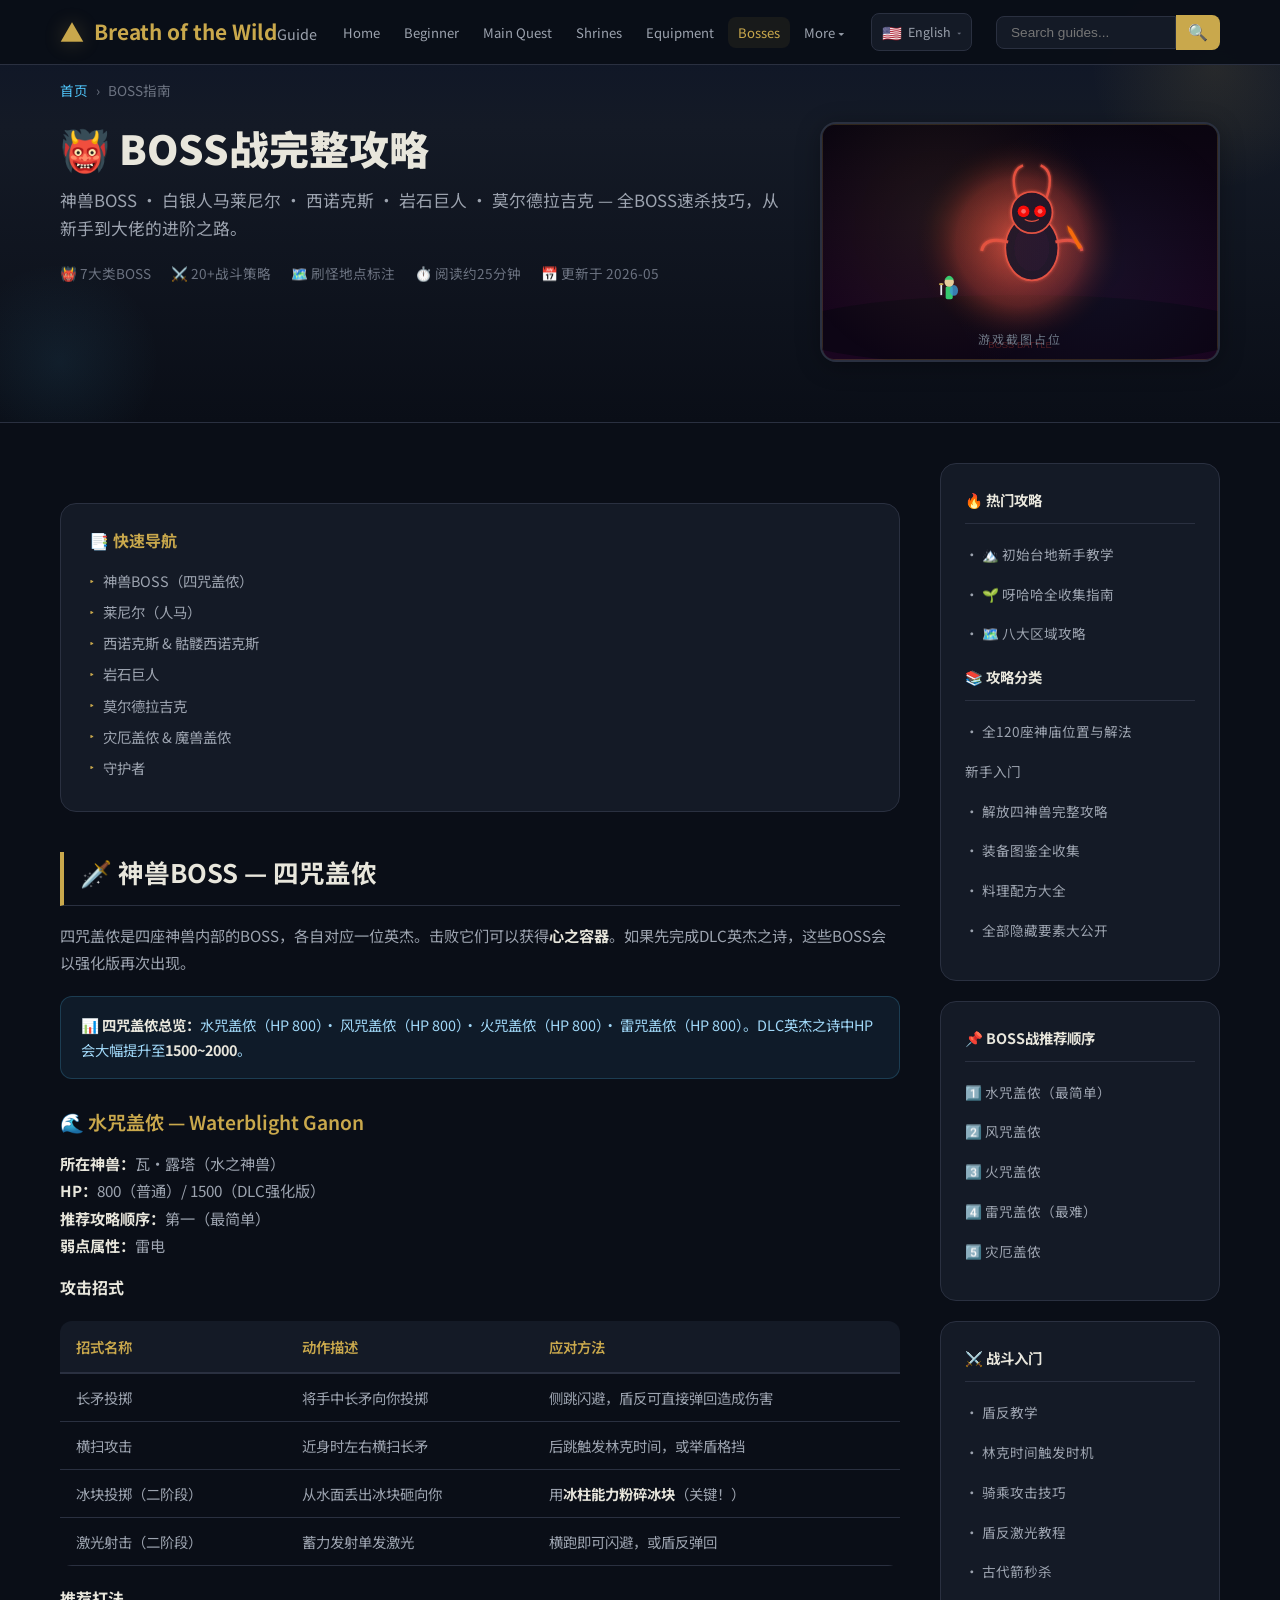
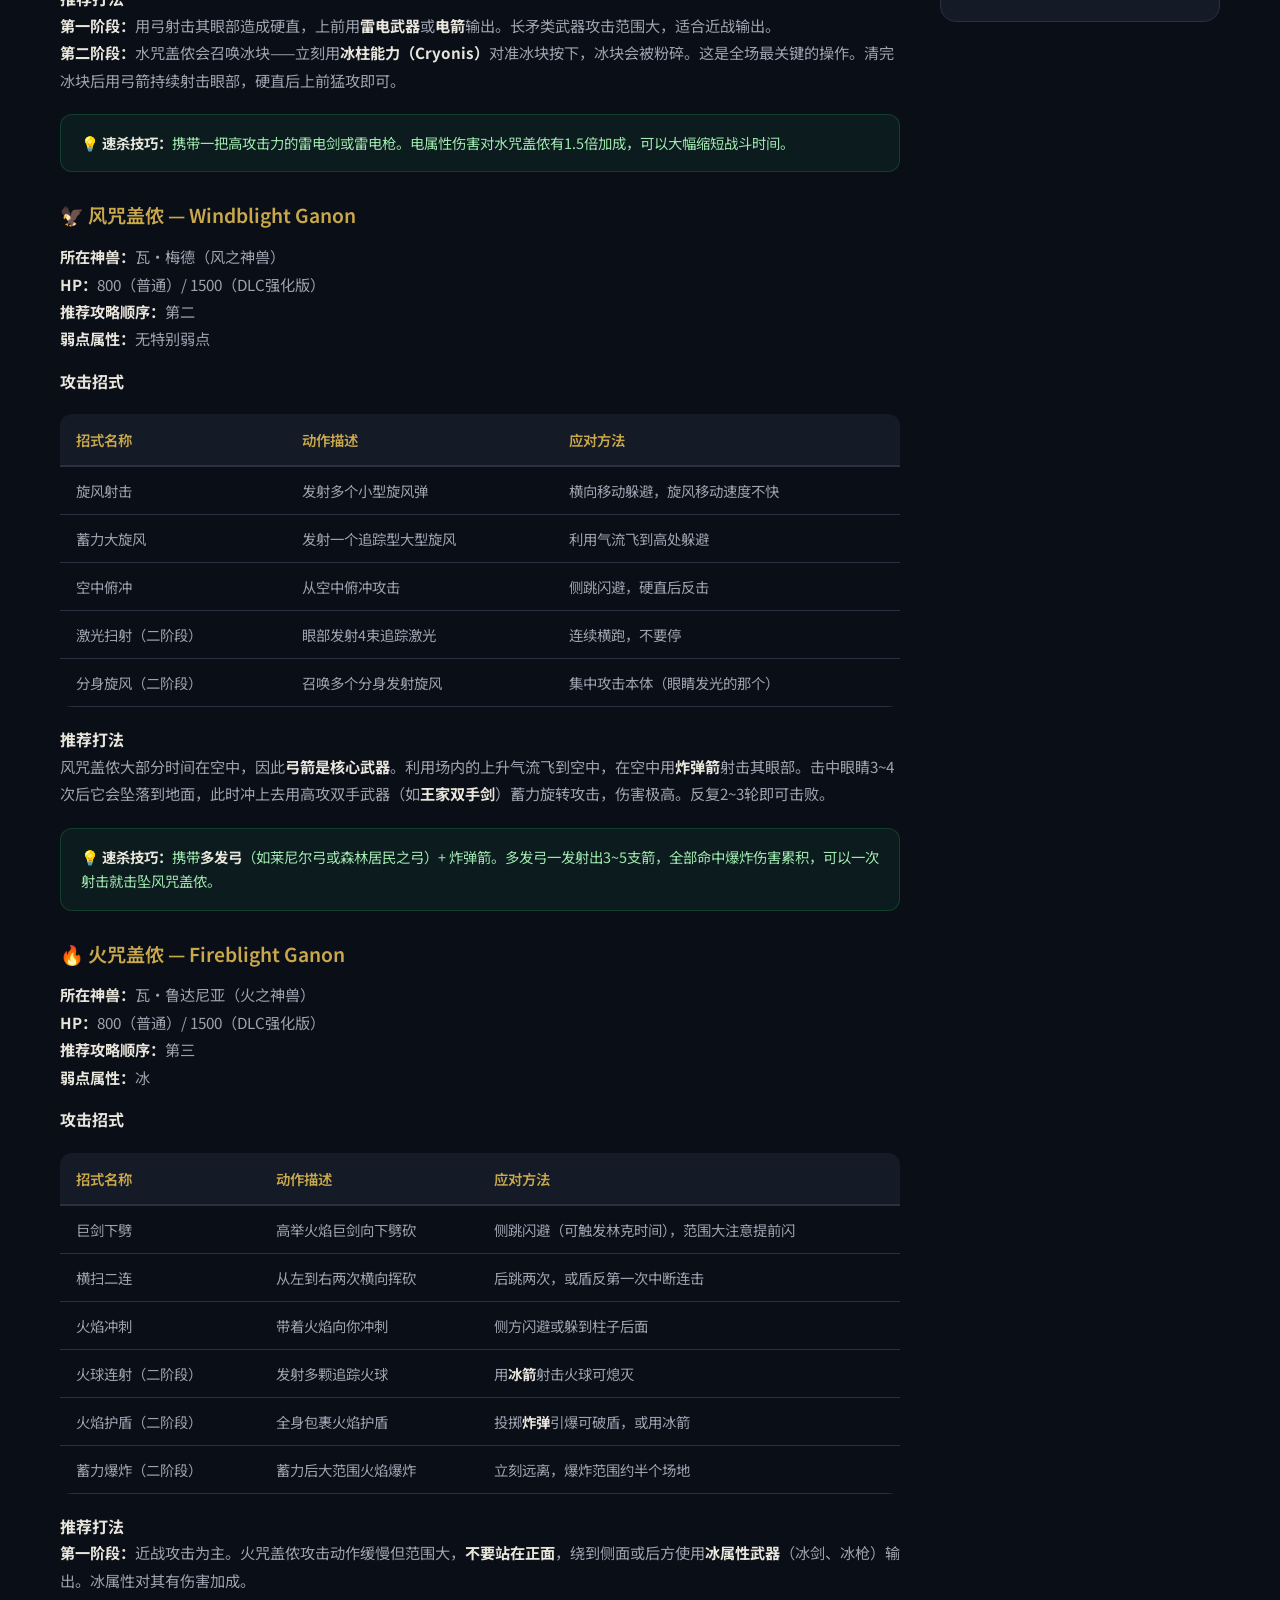
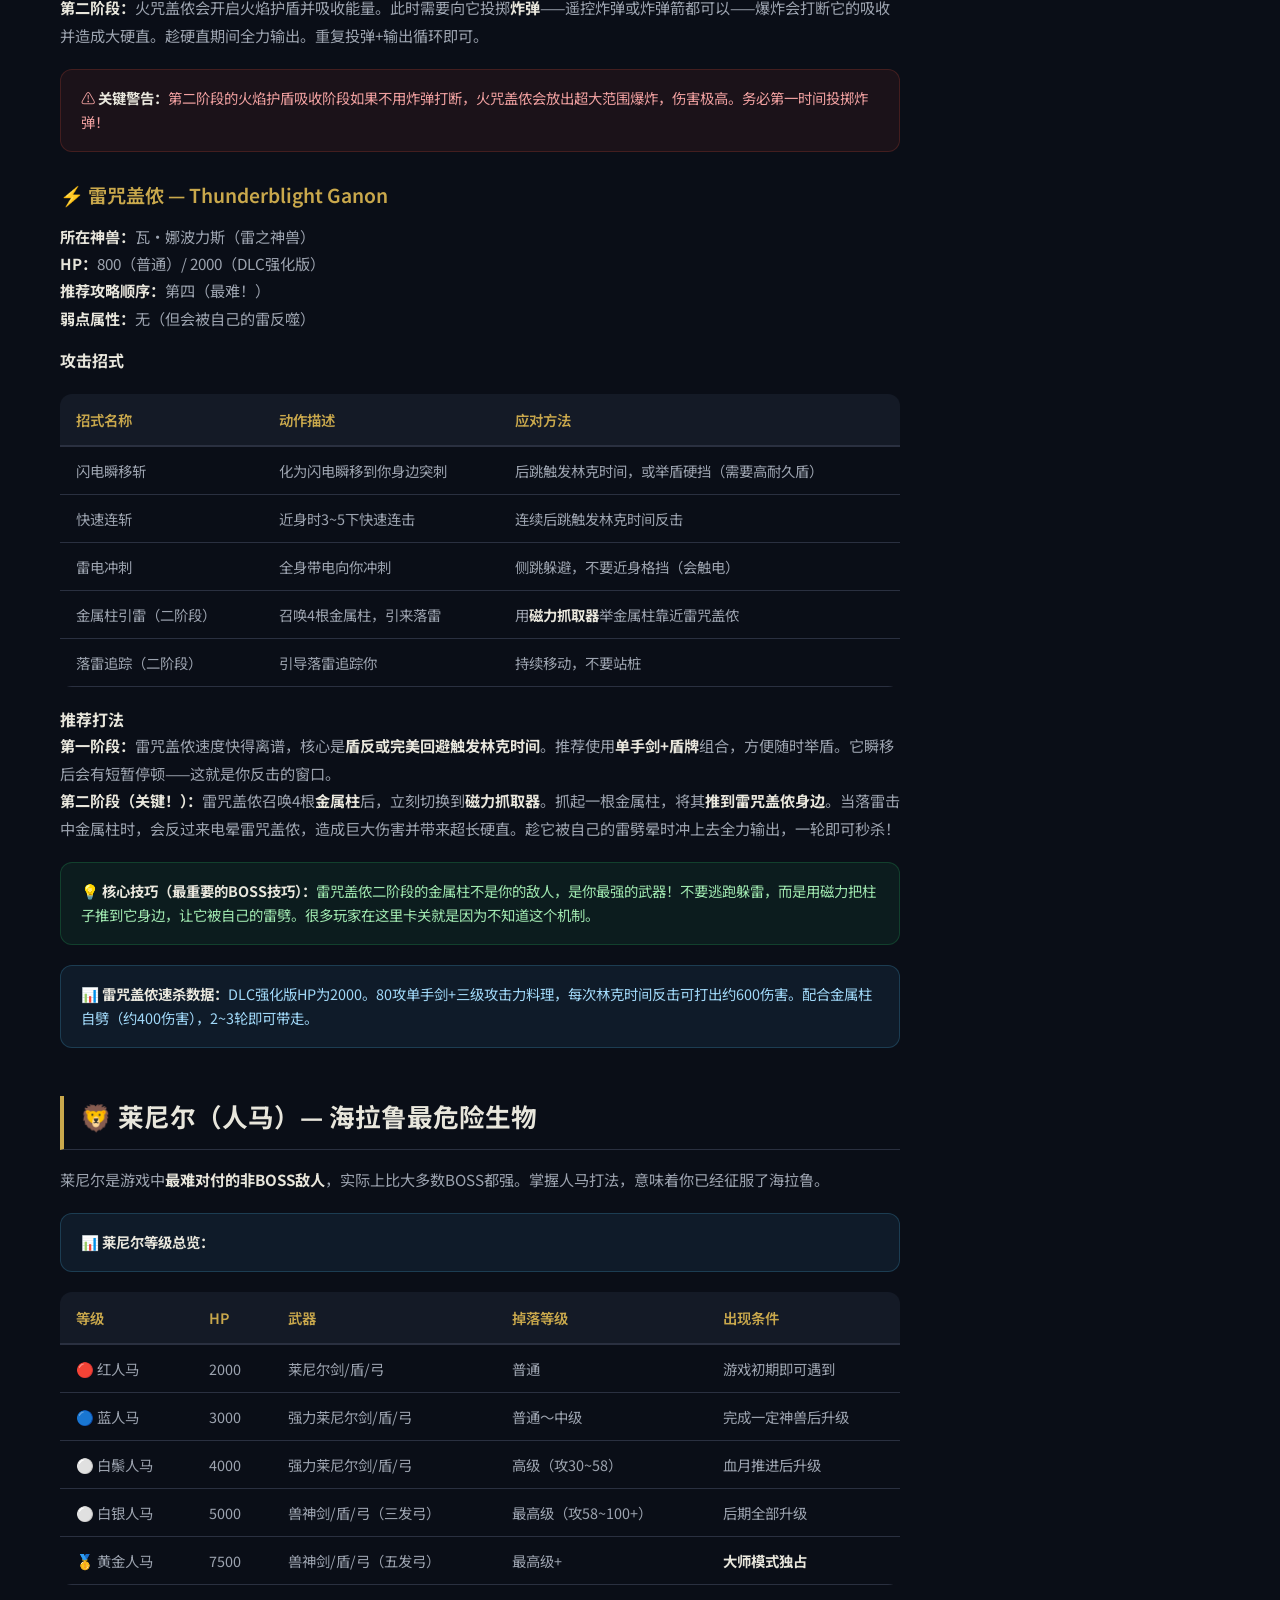
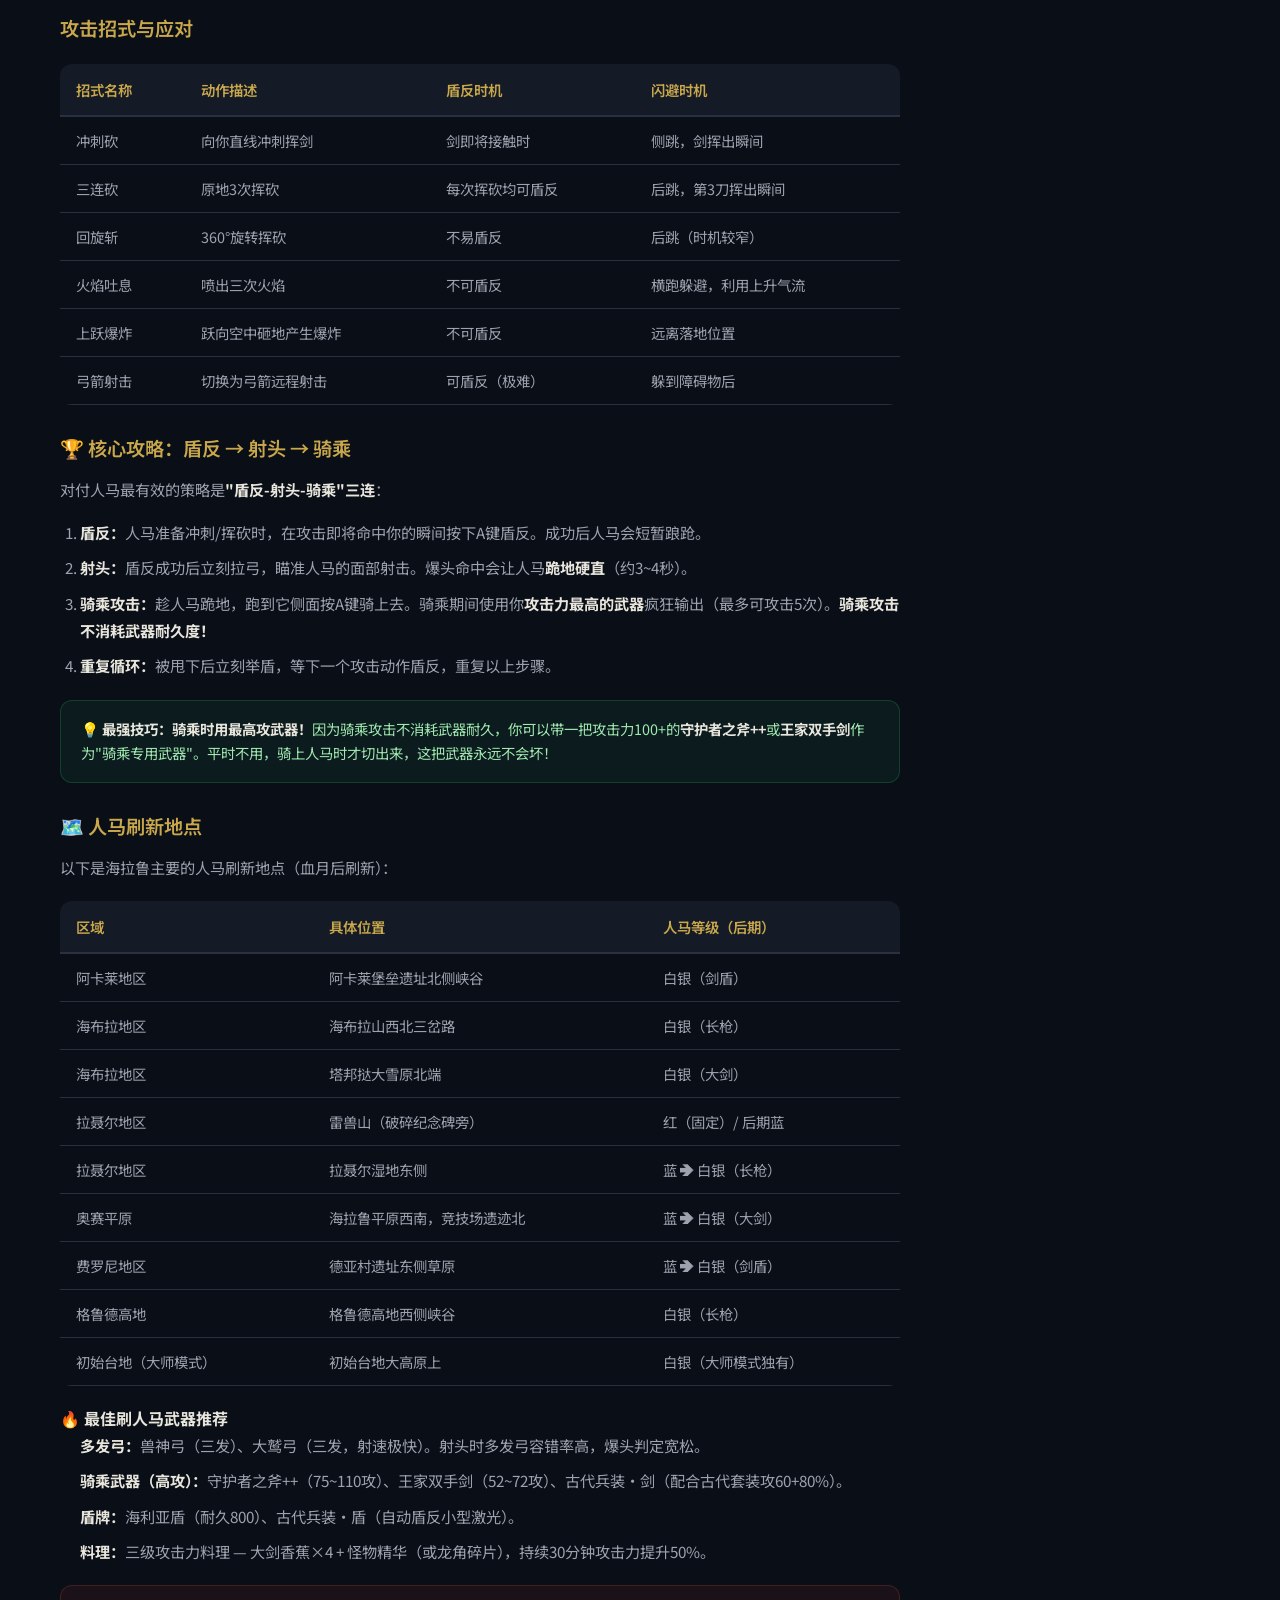
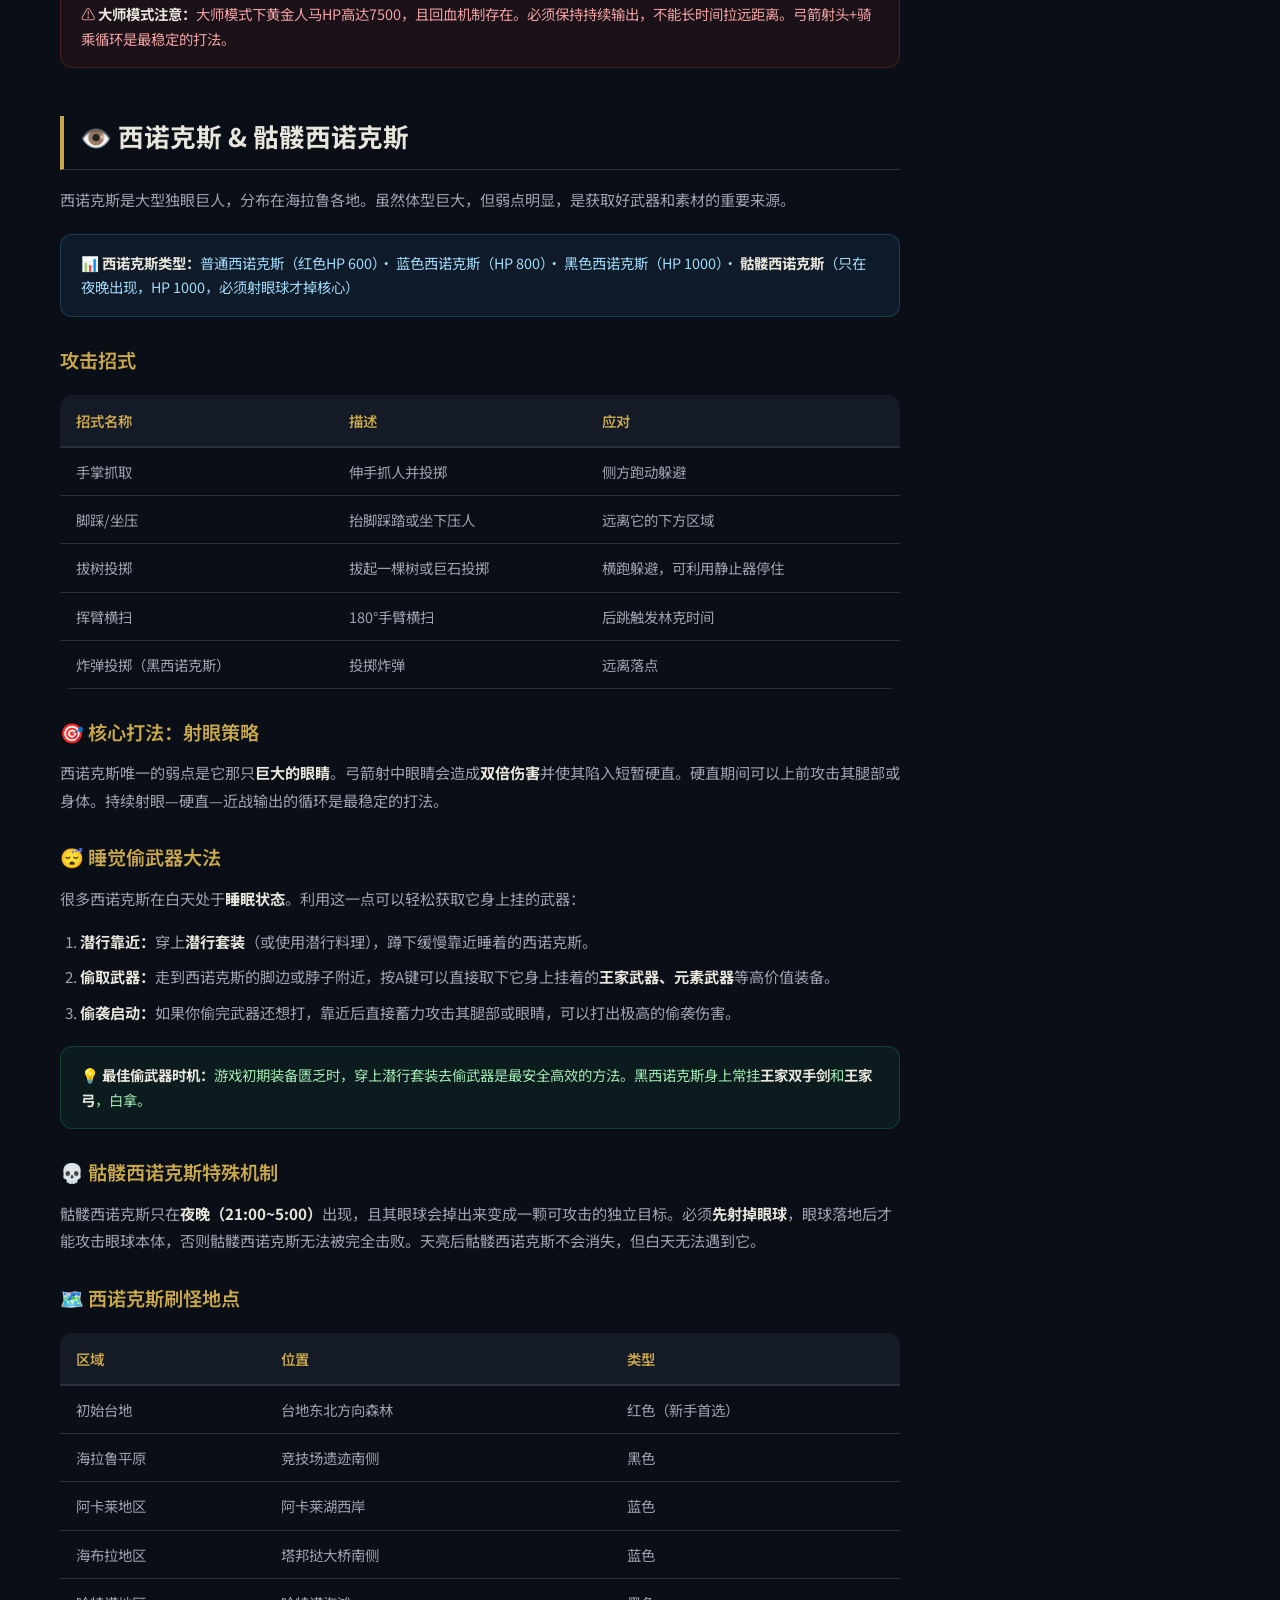
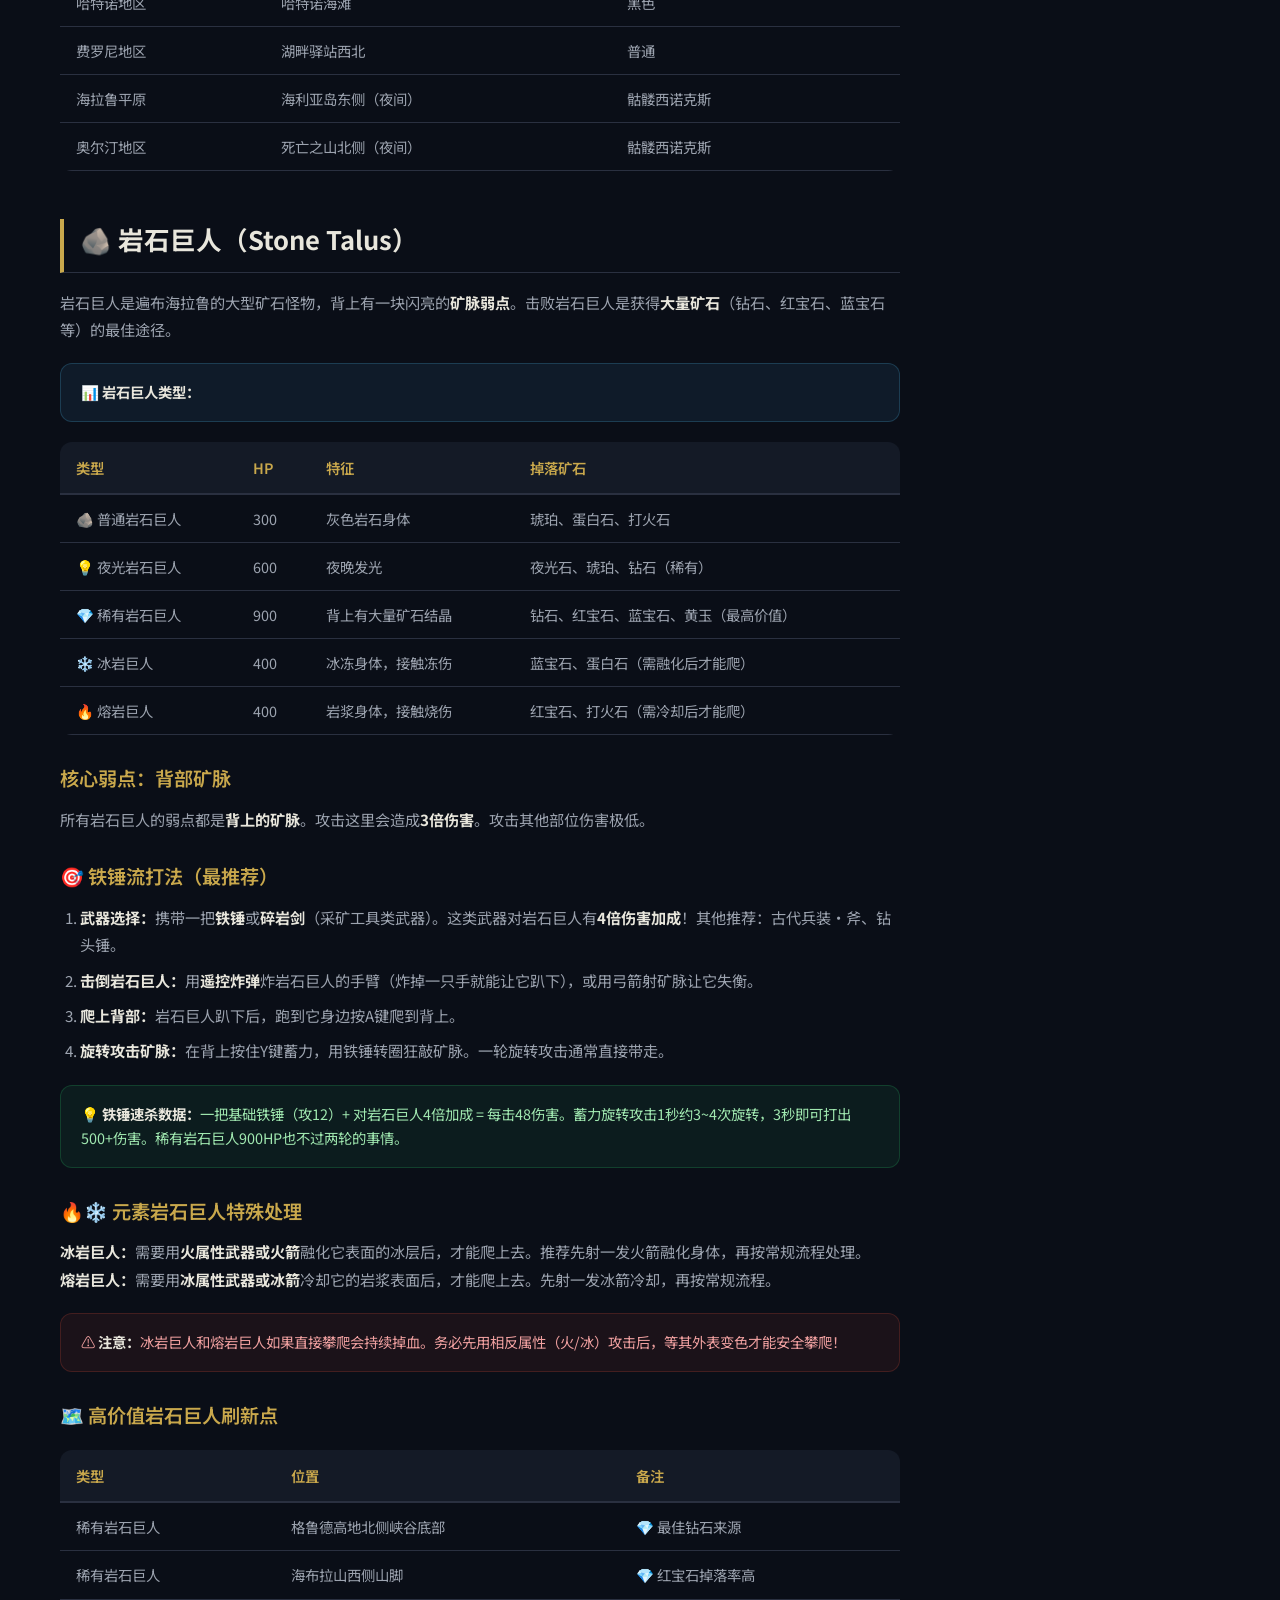
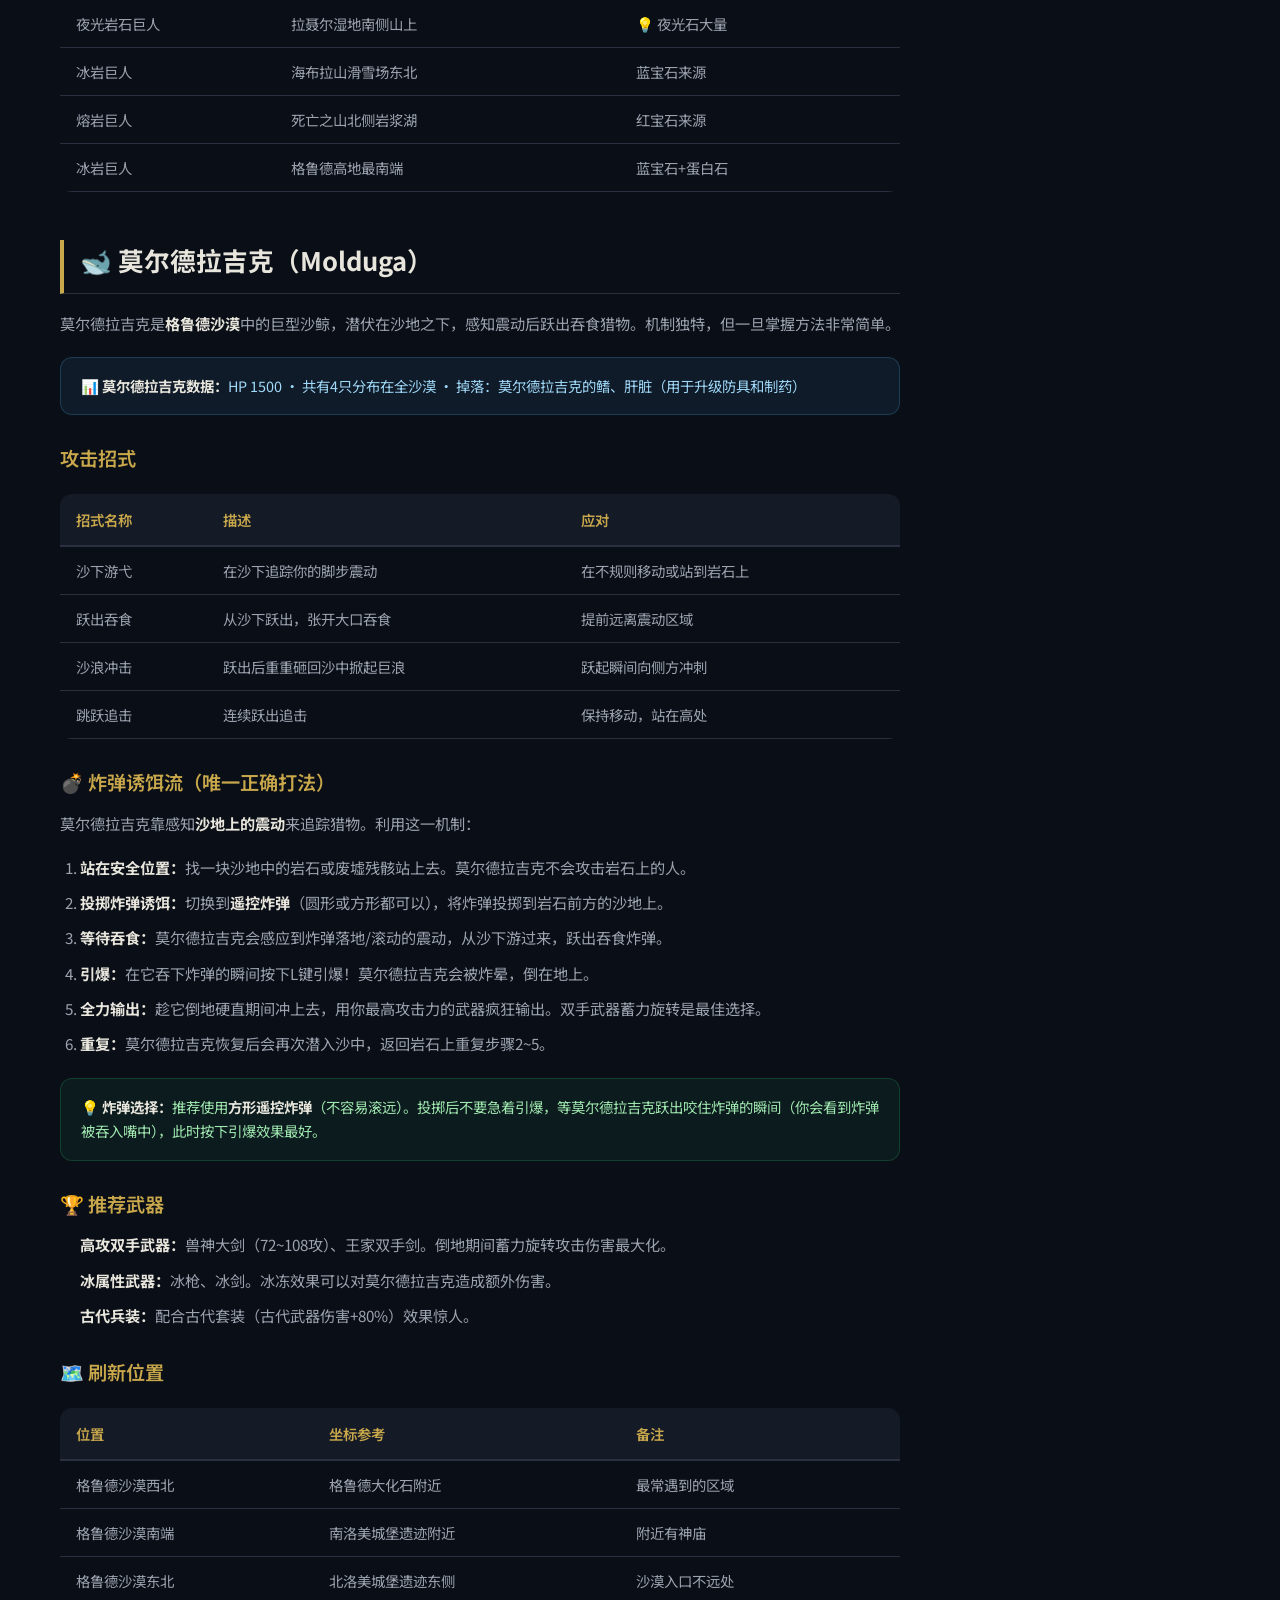
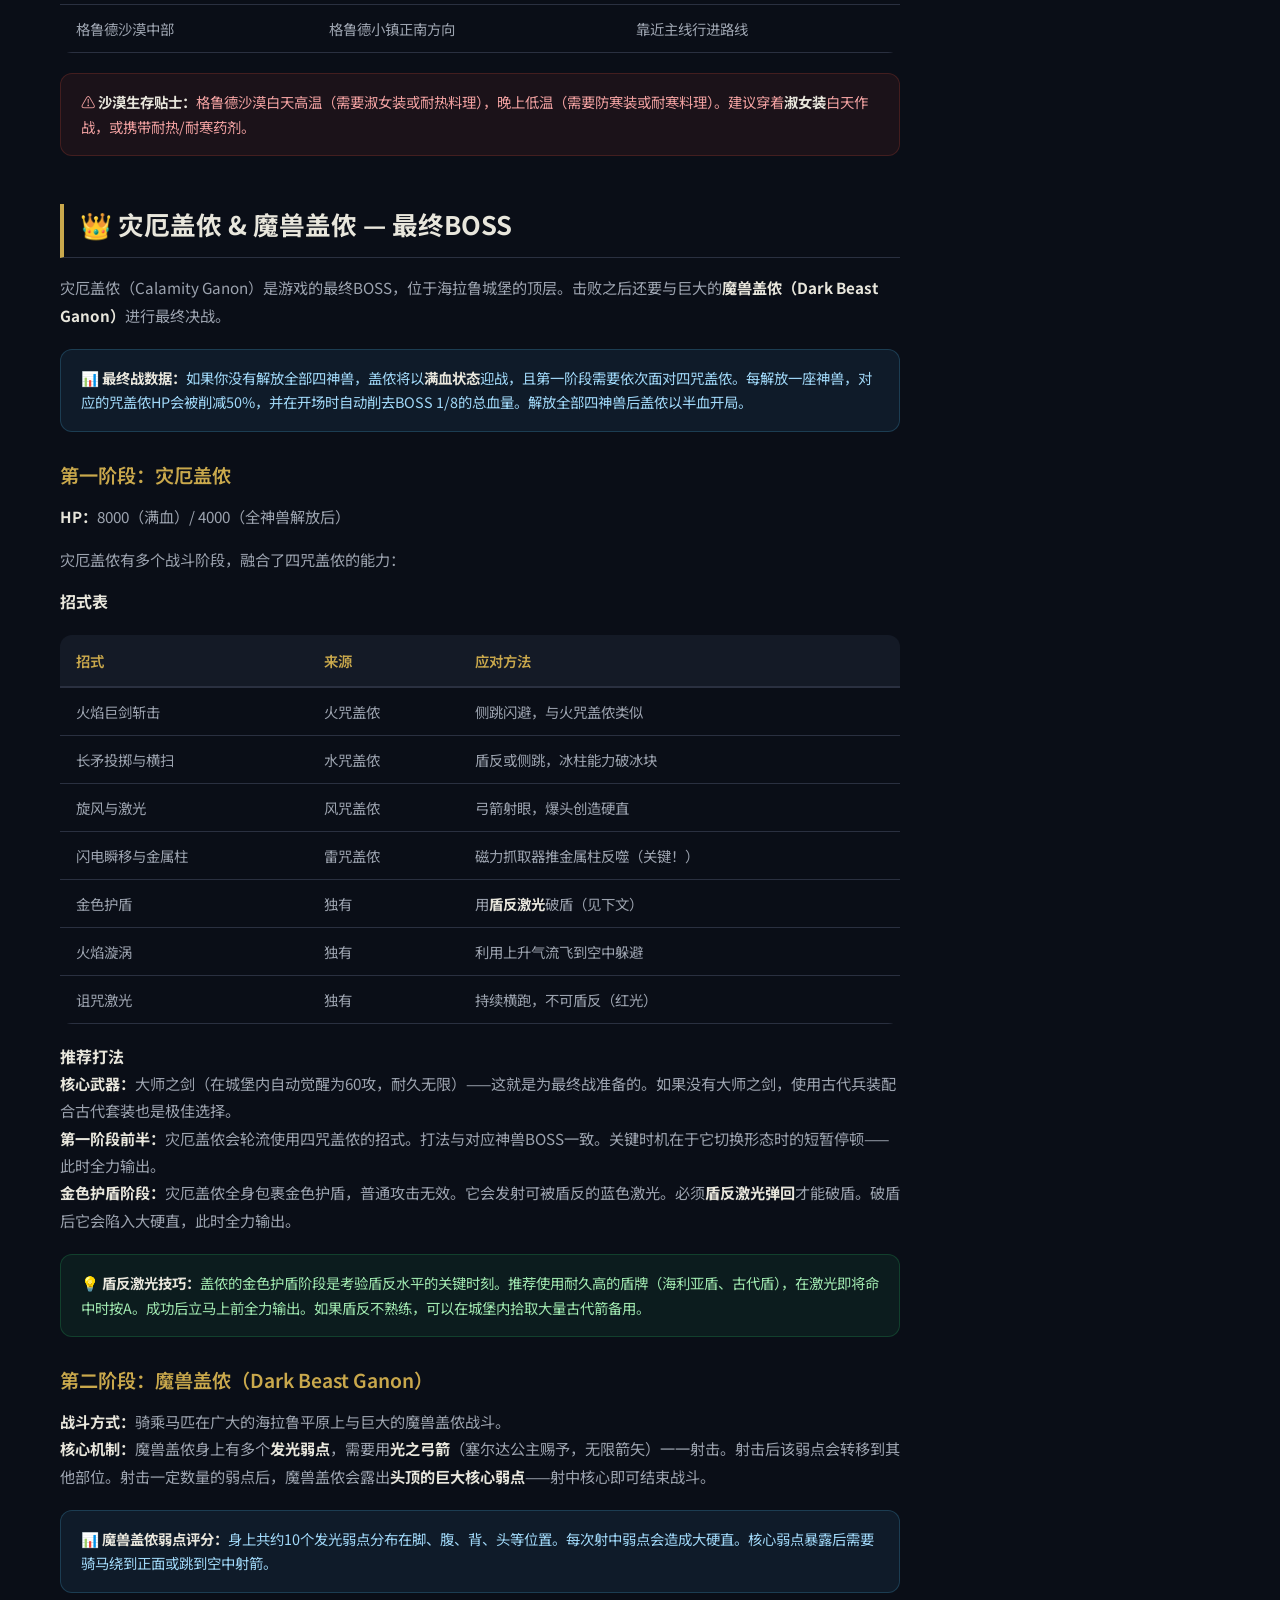
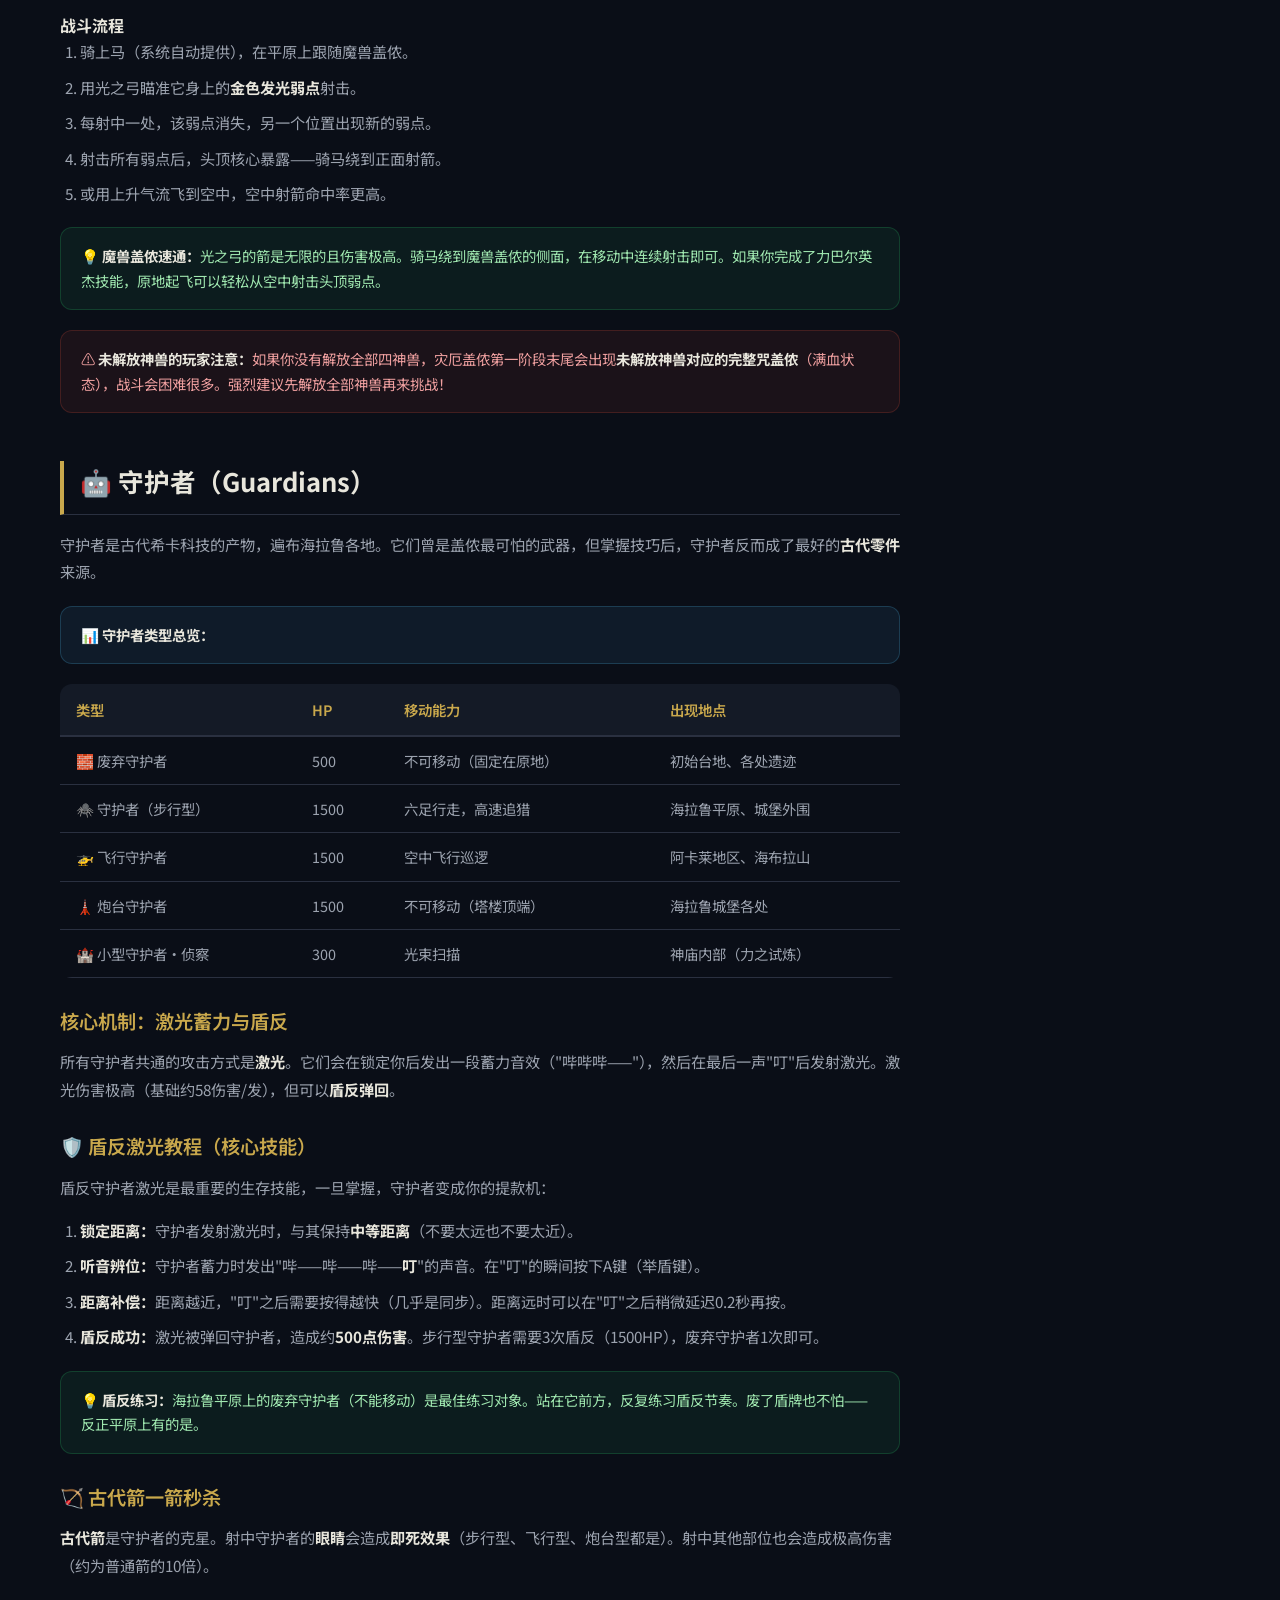
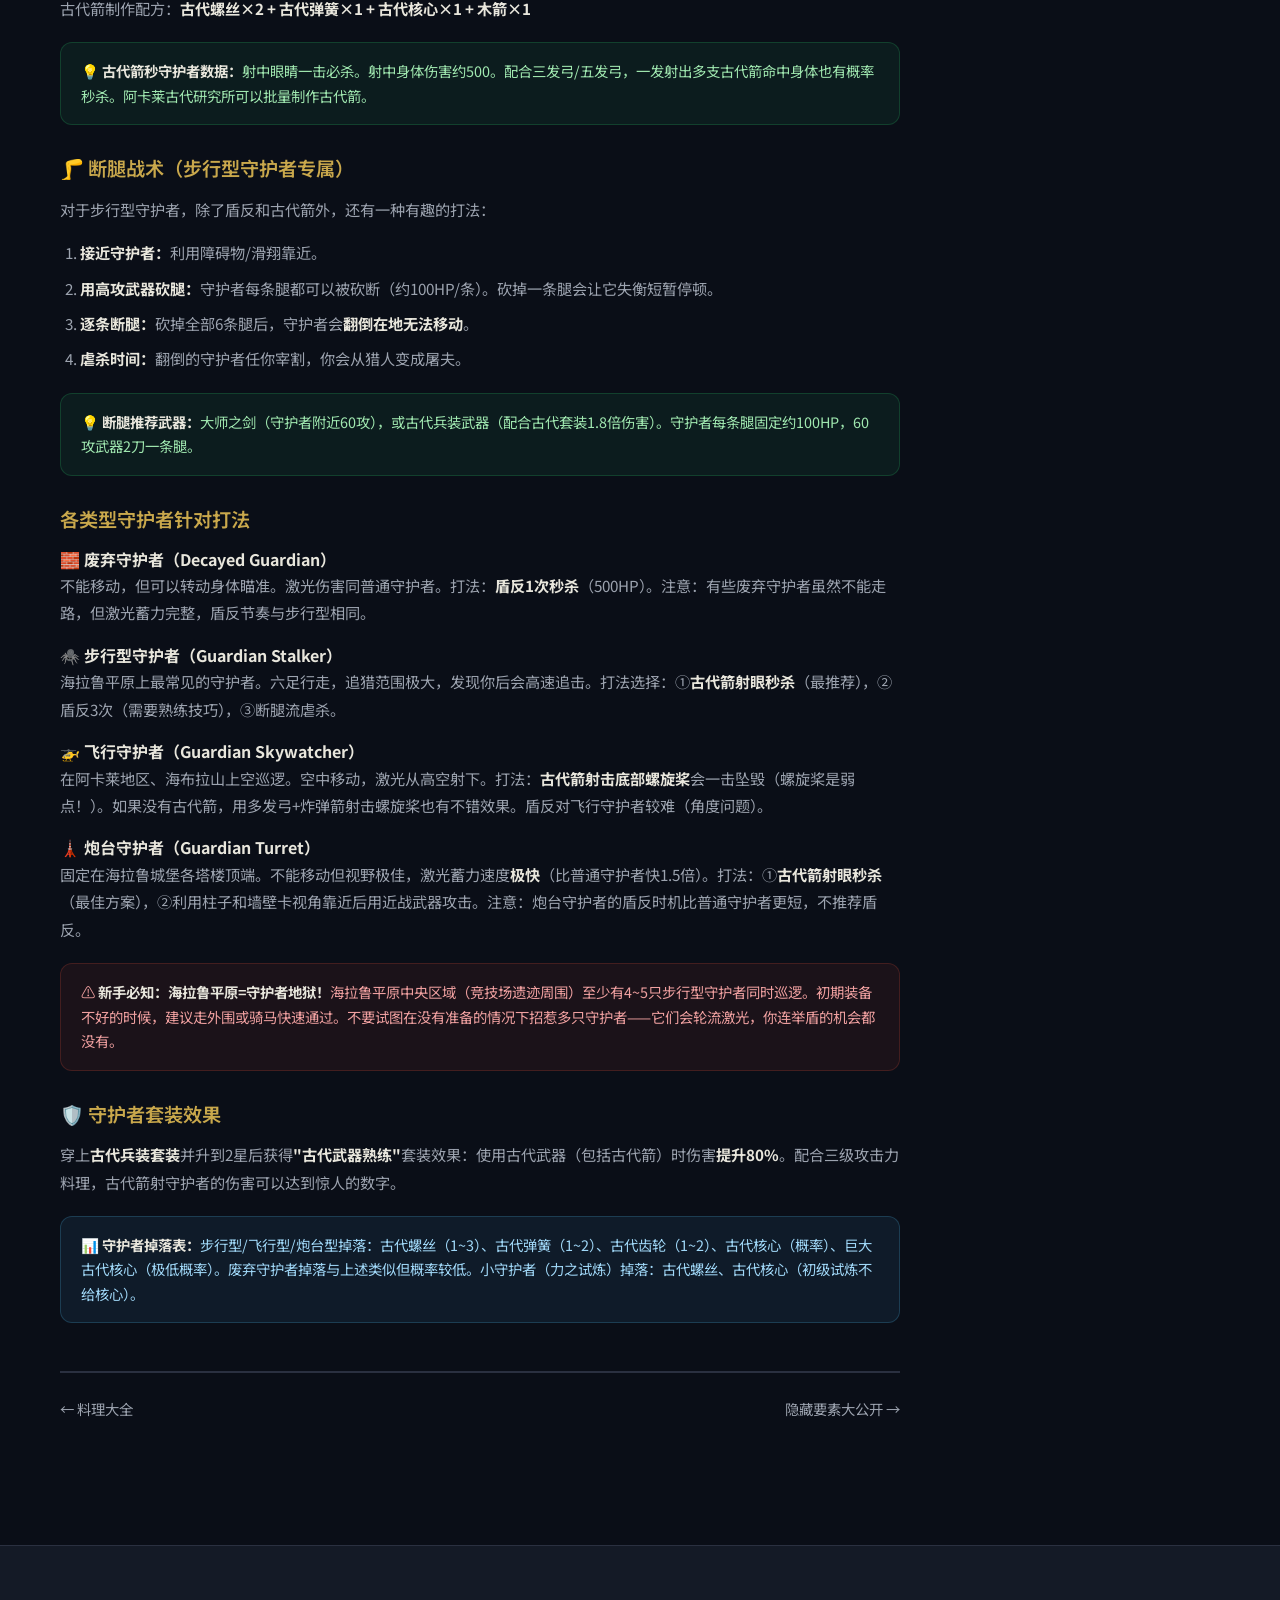
<file: guides/bosses.html>
﻿<!DOCTYPE html>
<html lang="zh-CN">
<head>
  <meta charset="UTF-8">
  <meta name="viewport" content="width=device-width, initial-scale=1.0">
  <title>BOSS战完整攻略 | 荒野之息攻略站</title>
  <meta name="description" content="塞尔达传说旷野之息全BOSS攻略 - 神兽BOSS、白银人马莱尼尔、西诺克斯、岩石巨人、莫尔德拉吉克、灾厄盖侬速杀技巧">
  <link rel="stylesheet" href="../css/style.css">
  <link rel="stylesheet" href="../css/material.css">
  <link rel="stylesheet" href="../css/illustrations.css">
  <link rel="stylesheet" href="../css/guide.css">
  <link rel="preconnect" href="https://fonts.googleapis.com">
  <link href="https://fonts.googleapis.com/css2?family=Noto+Sans+SC:wght@300;400;500;700;900&display=swap" rel="stylesheet">
</head>
<body>
  <!-- 导航栏 -->
  <nav class="navbar">
    <div class="nav-container">
      <a href="../index.html" class="nav-logo">
        <span class="logo-icon">▲</span>
        <span class="logo-text"><span data-i18n="logo.text">荒野之息</span><span class="logo-sub" data-i18n="logo.sub">攻略站</span></span>
      </a>
      <ul class="nav-menu" id="navMenu">
        <li><a href="../index.html" class="nav-link" data-i18n="nav.home">首页</a></li>
        <li><a href="great-plateau.html" class="nav-link" data-i18n="nav.beginner">新手入门</a></li>
        <li><a href="divine-beasts.html" class="nav-link" data-i18n="nav.main">主线攻略</a></li>
        <li><a href="shrines.html" class="nav-link" data-i18n="nav.shrines">神庙攻略</a></li>
        <li><a href="equipment.html" class="nav-link" data-i18n="nav.equipment">装备图鉴</a></li>
        <li><a href="bosses.html" class="nav-link active" data-i18n="nav.bosses">BOSS指南</a></li>
        <li class="nav-dropdown">
          <a href="#" class="nav-link nav-more" data-i18n="nav.more">更多 ▾</a>
          <ul class="dropdown-menu">
            <li><a href="korok-seeds.html" data-i18n="nav.more_korok">🌱 呀哈哈全收集</a></li>
            <li><a href="cooking.html" data-i18n="nav.more_cooking">🍲 料理配方大全</a></li>
            <li><a href="secrets.html" data-i18n="nav.more_secrets">🔍 隐藏要素</a></li>
            <li><a href="regions.html" data-i18n="nav.more_regions">🗺️ 区域攻略</a>
            <li><a href="locations.html" data-i18n="nav.more_locations">📍 重要地点</a></li></li>
          </ul>
        </li>
      </ul>
      <div class="nav-search">
        <input type="text" data-i18n-placeholder="search" placeholder="搜索攻略..." id="searchInput">
        <button class="search-btn" id="searchBtn">🔍</button>
      </div>
      <button class="menu-toggle" id="menuToggle">☰</button>
    </div>
  </nav>

  <!-- 攻略头部 -->
  <section class="guide-hero">
    <div class="guide-hero-inner">
      <div class="guide-breadcrumb">
        <a href="../index.html">首页</a> <span class="sep">›</span>
        <span>BOSS指南</span>
      </div>
      <div class="guide-hero-content">
        <div class="guide-hero-text">
          <h1>👹 BOSS战完整攻略</h1>
          <p class="guide-desc">神兽BOSS · 白银人马莱尼尔 · 西诺克斯 · 岩石巨人 · 莫尔德拉吉克 — 全BOSS速杀技巧，从新手到大佬的进阶之路。</p>
          <div class="guide-meta-bar">
            <span>👹 7大类BOSS</span>
            <span>⚔️ 20+战斗策略</span>
            <span>🗺️ 刷怪地点标注</span>
            <span>⏱️ 阅读约25分钟</span>
            <span>📅 更新于 2026-05</span>
          </div>
        </div>
        <div class="guide-hero-image"><img src="../images/boss-battle.svg" alt="" style="width:100%;height:100%;object-fit:cover;position:absolute;inset:0">👹</div>
      </div>
    </div>
  </section>

  <div class="guide-layout">
    <!-- 主内容 -->
    <main class="guide-main">
      <!-- 目录 -->
      <div class="guide-toc">
        <h3>📑 快速导航</h3>
        <ul>
          <li><a href="#section-blights">神兽BOSS（四咒盖侬）</a></li>
          <li><a href="#section-lynels">莱尼尔（人马）</a></li>
          <li><a href="#section-hinox">西诺克斯 & 骷髅西诺克斯</a></li>
          <li><a href="#section-talus">岩石巨人</a></li>
          <li><a href="#section-molduga">莫尔德拉吉克</a></li>
          <li><a href="#section-ganon">灾厄盖侬 & 魔兽盖侬</a></li>
          <li><a href="#section-guardians">守护者</a></li>
        </ul>
      </div>

      <!-- ===================== 神兽BOSS ===================== -->
      <section class="guide-section" id="section-blights">
        <h2>🗡️ 神兽BOSS — 四咒盖侬</h2>
        <p>四咒盖侬是四座神兽内部的BOSS，各自对应一位英杰。击败它们可以获得<strong>心之容器</strong>。如果先完成DLC英杰之诗，这些BOSS会以强化版再次出现。</p>

        <div class="guide-info">
          📊 <strong>四咒盖侬总览：</strong>水咒盖侬（HP 800）· 风咒盖侬（HP 800）· 火咒盖侬（HP 800）· 雷咒盖侬（HP 800）。DLC英杰之诗中HP会大幅提升至<strong>1500~2000</strong>。
        </div>

        <!-- 水咒盖侬 -->
        <h3>🌊 水咒盖侬 — Waterblight Ganon</h3>
        <p><strong>所在神兽：</strong>瓦·露塔（水之神兽）<br>
        <strong>HP：</strong>800（普通）/ 1500（DLC强化版）<br>
        <strong>推荐攻略顺序：</strong>第一（最简单）<br>
        <strong>弱点属性：</strong>雷电</p>

        <h4>攻击招式</h4>
        <table class="guide-table">
          <tr><th>招式名称</th><th>动作描述</th><th>应对方法</th></tr>
          <tr><td>长矛投掷</td><td>将手中长矛向你投掷</td><td>侧跳闪避，盾反可直接弹回造成伤害</td></tr>
          <tr><td>横扫攻击</td><td>近身时左右横扫长矛</td><td>后跳触发林克时间，或举盾格挡</td></tr>
          <tr><td>冰块投掷（二阶段）</td><td>从水面丢出冰块砸向你</td><td>用<strong>冰柱能力粉碎冰块</strong>（关键！）</td></tr>
          <tr><td>激光射击（二阶段）</td><td>蓄力发射单发激光</td><td>横跑即可闪避，或盾反弹回</td></tr>
        </table>

        <h4>推荐打法</h4>
        <p><strong>第一阶段：</strong>用弓射击其眼部造成硬直，上前用<strong>雷电武器</strong>或<strong>电箭</strong>输出。长矛类武器攻击范围大，适合近战输出。<br>
        <strong>第二阶段：</strong>水咒盖侬会召唤冰块——立刻用<strong>冰柱能力（Cryonis）</strong>对准冰块按下，冰块会被粉碎。这是全场最关键的操作。清完冰块后用弓箭持续射击眼部，硬直后上前猛攻即可。</p>

        <div class="guide-tip">
          💡 <strong>速杀技巧：</strong>携带一把高攻击力的雷电剑或雷电枪。电属性伤害对水咒盖侬有1.5倍加成，可以大幅缩短战斗时间。
        </div>

        <!-- 风咒盖侬 -->
        <h3>🦅 风咒盖侬 — Windblight Ganon</h3>
        <p><strong>所在神兽：</strong>瓦·梅德（风之神兽）<br>
        <strong>HP：</strong>800（普通）/ 1500（DLC强化版）<br>
        <strong>推荐攻略顺序：</strong>第二<br>
        <strong>弱点属性：</strong>无特别弱点</p>

        <h4>攻击招式</h4>
        <table class="guide-table">
          <tr><th>招式名称</th><th>动作描述</th><th>应对方法</th></tr>
          <tr><td>旋风射击</td><td>发射多个小型旋风弹</td><td>横向移动躲避，旋风移动速度不快</td></tr>
          <tr><td>蓄力大旋风</td><td>发射一个追踪型大型旋风</td><td>利用气流飞到高处躲避</td></tr>
          <tr><td>空中俯冲</td><td>从空中俯冲攻击</td><td>侧跳闪避，硬直后反击</td></tr>
          <tr><td>激光扫射（二阶段）</td><td>眼部发射4束追踪激光</td><td>连续横跑，不要停</td></tr>
          <tr><td>分身旋风（二阶段）</td><td>召唤多个分身发射旋风</td><td>集中攻击本体（眼睛发光的那个）</td></tr>
        </table>

        <h4>推荐打法</h4>
        <p>风咒盖侬大部分时间在空中，因此<strong>弓箭是核心武器</strong>。利用场内的上升气流飞到空中，在空中用<strong>炸弹箭</strong>射击其眼部。击中眼睛3~4次后它会坠落到地面，此时冲上去用高攻双手武器（如<strong>王家双手剑</strong>）蓄力旋转攻击，伤害极高。反复2~3轮即可击败。</p>

        <div class="guide-tip">
          💡 <strong>速杀技巧：</strong>携带<strong>多发弓</strong>（如莱尼尔弓或森林居民之弓）+ 炸弹箭。多发弓一发射出3~5支箭，全部命中爆炸伤害累积，可以一次射击就击坠风咒盖侬。
        </div>

        <!-- 火咒盖侬 -->
        <h3>🔥 火咒盖侬 — Fireblight Ganon</h3>
        <p><strong>所在神兽：</strong>瓦·鲁达尼亚（火之神兽）<br>
        <strong>HP：</strong>800（普通）/ 1500（DLC强化版）<br>
        <strong>推荐攻略顺序：</strong>第三<br>
        <strong>弱点属性：</strong>冰</p>

        <h4>攻击招式</h4>
        <table class="guide-table">
          <tr><th>招式名称</th><th>动作描述</th><th>应对方法</th></tr>
          <tr><td>巨剑下劈</td><td>高举火焰巨剑向下劈砍</td><td>侧跳闪避（可触发林克时间），范围大注意提前闪</td></tr>
          <tr><td>横扫二连</td><td>从左到右两次横向挥砍</td><td>后跳两次，或盾反第一次中断连击</td></tr>
          <tr><td>火焰冲刺</td><td>带着火焰向你冲刺</td><td>侧方闪避或躲到柱子后面</td></tr>
          <tr><td>火球连射（二阶段）</td><td>发射多颗追踪火球</td><td>用<strong>冰箭</strong>射击火球可熄灭</td></tr>
          <tr><td>火焰护盾（二阶段）</td><td>全身包裹火焰护盾</td><td>投掷<strong>炸弹</strong>引爆可破盾，或用冰箭</td></tr>
          <tr><td>蓄力爆炸（二阶段）</td><td>蓄力后大范围火焰爆炸</td><td>立刻远离，爆炸范围约半个场地</td></tr>
        </table>

        <h4>推荐打法</h4>
        <p><strong>第一阶段：</strong>近战攻击为主。火咒盖侬攻击动作缓慢但范围大，<strong>不要站在正面</strong>，绕到侧面或后方使用<strong>冰属性武器</strong>（冰剑、冰枪）输出。冰属性对其有伤害加成。<br>
        <strong>第二阶段：</strong>火咒盖侬会开启火焰护盾并吸收能量。此时需要向它投掷<strong>炸弹</strong>——遥控炸弹或炸弹箭都可以——爆炸会打断它的吸收并造成大硬直。趁硬直期间全力输出。重复投弹+输出循环即可。</p>

        <div class="guide-warning">
          ⚠️ <strong>关键警告：</strong>第二阶段的火焰护盾吸收阶段如果不用炸弹打断，火咒盖侬会放出超大范围爆炸，伤害极高。务必第一时间投掷炸弹！
        </div>

        <!-- 雷咒盖侬 -->
        <h3>⚡ 雷咒盖侬 — Thunderblight Ganon</h3>
        <p><strong>所在神兽：</strong>瓦·娜波力斯（雷之神兽）<br>
        <strong>HP：</strong>800（普通）/ 2000（DLC强化版）<br>
        <strong>推荐攻略顺序：</strong>第四（最难！）<br>
        <strong>弱点属性：</strong>无（但会被自己的雷反噬）</p>

        <h4>攻击招式</h4>
        <table class="guide-table">
          <tr><th>招式名称</th><th>动作描述</th><th>应对方法</th></tr>
          <tr><td>闪电瞬移斩</td><td>化为闪电瞬移到你身边突刺</td><td>后跳触发林克时间，或举盾硬挡（需要高耐久盾）</td></tr>
          <tr><td>快速连斩</td><td>近身时3~5下快速连击</td><td>连续后跳触发林克时间反击</td></tr>
          <tr><td>雷电冲刺</td><td>全身带电向你冲刺</td><td>侧跳躲避，不要近身格挡（会触电）</td></tr>
          <tr><td>金属柱引雷（二阶段）</td><td>召唤4根金属柱，引来落雷</td><td>用<strong>磁力抓取器</strong>举金属柱靠近雷咒盖侬</td></tr>
          <tr><td>落雷追踪（二阶段）</td><td>引导落雷追踪你</td><td>持续移动，不要站桩</td></tr>
        </table>

        <h4>推荐打法</h4>
        <p><strong>第一阶段：</strong>雷咒盖侬速度快得离谱，核心是<strong>盾反或完美回避触发林克时间</strong>。推荐使用<strong>单手剑+盾牌</strong>组合，方便随时举盾。它瞬移后会有短暂停顿——这就是你反击的窗口。<br>
        <strong>第二阶段（关键！）：</strong>雷咒盖侬召唤4根<strong>金属柱</strong>后，立刻切换到<strong>磁力抓取器</strong>。抓起一根金属柱，将其<strong>推到雷咒盖侬身边</strong>。当落雷击中金属柱时，会反过来电晕雷咒盖侬，造成巨大伤害并带来超长硬直。趁它被自己的雷劈晕时冲上去全力输出，一轮即可秒杀！</p>

        <div class="guide-tip">
          💡 <strong>核心技巧（最重要的BOSS技巧）：</strong>雷咒盖侬二阶段的金属柱不是你的敌人，是你最强的武器！不要逃跑躲雷，而是用磁力把柱子推到它身边，让它被自己的雷劈。很多玩家在这里卡关就是因为不知道这个机制。
        </div>

        <div class="guide-info">
          📊 <strong>雷咒盖侬速杀数据：</strong>DLC强化版HP为2000。80攻单手剑+三级攻击力料理，每次林克时间反击可打出约600伤害。配合金属柱自劈（约400伤害），2~3轮即可带走。
        </div>
      </section>

      <!-- ===================== 莱尼尔（人马） ===================== -->
      <section class="guide-section" id="section-lynels">
        <h2>🦁 莱尼尔（人马）— 海拉鲁最危险生物</h2>
        <p>莱尼尔是游戏中<strong>最难对付的非BOSS敌人</strong>，实际上比大多数BOSS都强。掌握人马打法，意味着你已经征服了海拉鲁。</p>

        <div class="guide-info">
          📊 <strong>莱尼尔等级总览：</strong>
        </div>

        <table class="guide-table">
          <tr><th>等级</th><th>HP</th><th>武器</th><th>掉落等级</th><th>出现条件</th></tr>
          <tr><td>🔴 红人马</td><td>2000</td><td>莱尼尔剑/盾/弓</td><td>普通</td><td>游戏初期即可遇到</td></tr>
          <tr><td>🔵 蓝人马</td><td>3000</td><td>强力莱尼尔剑/盾/弓</td><td>普通～中级</td><td>完成一定神兽后升级</td></tr>
          <tr><td>⚪ 白鬃人马</td><td>4000</td><td>强力莱尼尔剑/盾/弓</td><td>高级（攻30~58）</td><td>血月推进后升级</td></tr>
          <tr><td>⚪ 白银人马</td><td>5000</td><td>兽神剑/盾/弓（三发弓）</td><td>最高级（攻58~100+）</td><td>后期全部升级</td></tr>
          <tr><td>🥇 黄金人马</td><td>7500</td><td>兽神剑/盾/弓（五发弓）</td><td>最高级+</td><td><strong>大师模式独占</strong></td></tr>
        </table>

        <h3>攻击招式与应对</h3>
        <table class="guide-table">
          <tr><th>招式名称</th><th>动作描述</th><th>盾反时机</th><th>闪避时机</th></tr>
          <tr><td>冲刺砍</td><td>向你直线冲刺挥剑</td><td>剑即将接触时</td><td>侧跳，剑挥出瞬间</td></tr>
          <tr><td>三连砍</td><td>原地3次挥砍</td><td>每次挥砍均可盾反</td><td>后跳，第3刀挥出瞬间</td></tr>
          <tr><td>回旋斩</td><td>360°旋转挥砍</td><td>不易盾反</td><td>后跳（时机较窄）</td></tr>
          <tr><td>火焰吐息</td><td>喷出三次火焰</td><td>不可盾反</td><td>横跑躲避，利用上升气流</td></tr>
          <tr><td>上跃爆炸</td><td>跃向空中砸地产生爆炸</td><td>不可盾反</td><td>远离落地位置</td></tr>
          <tr><td>弓箭射击</td><td>切换为弓箭远程射击</td><td>可盾反（极难）</td><td>躲到障碍物后</td></tr>
        </table>

        <h3>🏆 核心攻略：盾反 → 射头 → 骑乘</h3>
        <p>对付人马最有效的策略是<strong>"盾反-射头-骑乘"三连</strong>：</p>
        <ol>
          <li><strong>盾反：</strong>人马准备冲刺/挥砍时，在攻击即将命中你的瞬间按下A键盾反。成功后人马会短暂踉跄。</li>
          <li><strong>射头：</strong>盾反成功后立刻拉弓，瞄准人马的面部射击。爆头命中会让人马<strong>跪地硬直</strong>（约3~4秒）。</li>
          <li><strong>骑乘攻击：</strong>趁人马跪地，跑到它侧面按A键骑上去。骑乘期间使用你<strong>攻击力最高的武器</strong>疯狂输出（最多可攻击5次）。<strong>骑乘攻击不消耗武器耐久度！</strong></li>
          <li><strong>重复循环：</strong>被甩下后立刻举盾，等下一个攻击动作盾反，重复以上步骤。</li>
        </ol>

        <div class="guide-tip">
          💡 <strong>最强技巧：骑乘时用最高攻武器！</strong>因为骑乘攻击不消耗武器耐久，你可以带一把攻击力100+的<strong>守护者之斧++</strong>或<strong>王家双手剑</strong>作为"骑乘专用武器"。平时不用，骑上人马时才切出来，这把武器永远不会坏！
        </div>

        <h3>🗺️ 人马刷新地点</h3>
        <p>以下是海拉鲁主要的人马刷新地点（血月后刷新）：</p>
        <table class="guide-table">
          <tr><th>区域</th><th>具体位置</th><th>人马等级（后期）</th></tr>
          <tr><td>阿卡莱地区</td><td>阿卡莱堡垒遗址北侧峡谷</td><td>白银（剑盾）</td></tr>
          <tr><td>海布拉地区</td><td>海布拉山西北三岔路</td><td>白银（长枪）</td></tr>
          <tr><td>海布拉地区</td><td>塔邦挞大雪原北端</td><td>白银（大剑）</td></tr>
          <tr><td>拉聂尔地区</td><td>雷兽山（破碎纪念碑旁）</td><td>红（固定）/ 后期蓝</td></tr>
          <tr><td>拉聂尔地区</td><td>拉聂尔湿地东侧</td><td>蓝 ➔ 白银（长枪）</td></tr>
          <tr><td>奥赛平原</td><td>海拉鲁平原西南，竞技场遗迹北</td><td>蓝 ➔ 白银（大剑）</td></tr>
          <tr><td>费罗尼地区</td><td>德亚村遗址东侧草原</td><td>蓝 ➔ 白银（剑盾）</td></tr>
          <tr><td>格鲁德高地</td><td>格鲁德高地西侧峡谷</td><td>白银（长枪）</td></tr>
          <tr><td>初始台地（大师模式）</td><td>初始台地大高原上</td><td>白银（大师模式独有）</td></tr>
        </table>

        <h4>🔥 最佳刷人马武器推荐</h4>
        <ul>
          <li><strong>多发弓：</strong>兽神弓（三发）、大鹫弓（三发，射速极快）。射头时多发弓容错率高，爆头判定宽松。</li>
          <li><strong>骑乘武器（高攻）：</strong>守护者之斧++（75~110攻）、王家双手剑（52~72攻）、古代兵装·剑（配合古代套装攻60+80%）。</li>
          <li><strong>盾牌：</strong>海利亚盾（耐久800）、古代兵装·盾（自动盾反小型激光）。</li>
          <li><strong>料理：</strong>三级攻击力料理 — 大剑香蕉×4 + 怪物精华（或龙角碎片），持续30分钟攻击力提升50%。</li>
        </ul>

        <div class="guide-warning">
          ⚠️ <strong>大师模式注意：</strong>大师模式下黄金人马HP高达7500，且回血机制存在。必须保持持续输出，不能长时间拉远距离。弓箭射头+骑乘循环是最稳定的打法。
        </div>
      </section>

      <!-- ===================== 西诺克斯 ===================== -->
      <section class="guide-section" id="section-hinox">
        <h2>👁️ 西诺克斯 & 骷髅西诺克斯</h2>
        <p>西诺克斯是大型独眼巨人，分布在海拉鲁各地。虽然体型巨大，但弱点明显，是获取好武器和素材的重要来源。</p>

        <div class="guide-info">
          📊 <strong>西诺克斯类型：</strong>普通西诺克斯（红色HP 600）· 蓝色西诺克斯（HP 800）· 黑色西诺克斯（HP 1000）· <strong>骷髅西诺克斯</strong>（只在夜晚出现，HP 1000，必须射眼球才掉核心）
        </div>

        <h3>攻击招式</h3>
        <table class="guide-table">
          <tr><th>招式名称</th><th>描述</th><th>应对</th></tr>
          <tr><td>手掌抓取</td><td>伸手抓人并投掷</td><td>侧方跑动躲避</td></tr>
          <tr><td>脚踩/坐压</td><td>抬脚踩踏或坐下压人</td><td>远离它的下方区域</td></tr>
          <tr><td>拔树投掷</td><td>拔起一棵树或巨石投掷</td><td>横跑躲避，可利用静止器停住</td></tr>
          <tr><td>挥臂横扫</td><td>180°手臂横扫</td><td>后跳触发林克时间</td></tr>
          <tr><td>炸弹投掷（黑西诺克斯）</td><td>投掷炸弹</td><td>远离落点</td></tr>
        </table>

        <h3>🎯 核心打法：射眼策略</h3>
        <p>西诺克斯唯一的弱点是它那只<strong>巨大的眼睛</strong>。弓箭射中眼睛会造成<strong>双倍伤害</strong>并使其陷入短暂硬直。硬直期间可以上前攻击其腿部或身体。持续射眼—硬直—近战输出的循环是最稳定的打法。</p>

        <h3>😴 睡觉偷武器大法</h3>
        <p>很多西诺克斯在白天处于<strong>睡眠状态</strong>。利用这一点可以轻松获取它身上挂的武器：</p>
        <ol>
          <li><strong>潜行靠近：</strong>穿上<strong>潜行套装</strong>（或使用潜行料理），蹲下缓慢靠近睡着的西诺克斯。</li>
          <li><strong>偷取武器：</strong>走到西诺克斯的脚边或脖子附近，按A键可以直接取下它身上挂着的<strong>王家武器、元素武器</strong>等高价值装备。</li>
          <li><strong>偷袭启动：</strong>如果你偷完武器还想打，靠近后直接蓄力攻击其腿部或眼睛，可以打出极高的偷袭伤害。</li>
        </ol>

        <div class="guide-tip">
          💡 <strong>最佳偷武器时机：</strong>游戏初期装备匮乏时，穿上潜行套装去偷武器是最安全高效的方法。黑西诺克斯身上常挂<strong>王家双手剑</strong>和<strong>王家弓</strong>，白拿。
        </div>

        <h3>💀 骷髅西诺克斯特殊机制</h3>
        <p>骷髅西诺克斯只在<strong>夜晚（21:00~5:00）</strong>出现，且其眼球会掉出来变成一颗可攻击的独立目标。必须<strong>先射掉眼球</strong>，眼球落地后才能攻击眼球本体，否则骷髅西诺克斯无法被完全击败。天亮后骷髅西诺克斯不会消失，但白天无法遇到它。</p>

        <h3>🗺️ 西诺克斯刷怪地点</h3>
        <table class="guide-table">
          <tr><th>区域</th><th>位置</th><th>类型</th></tr>
          <tr><td>初始台地</td><td>台地东北方向森林</td><td>红色（新手首选）</td></tr>
          <tr><td>海拉鲁平原</td><td>竞技场遗迹南侧</td><td>黑色</td></tr>
          <tr><td>阿卡莱地区</td><td>阿卡莱湖西岸</td><td>蓝色</td></tr>
          <tr><td>海布拉地区</td><td>塔邦挞大桥南侧</td><td>蓝色</td></tr>
          <tr><td>哈特诺地区</td><td>哈特诺海滩</td><td>黑色</td></tr>
          <tr><td>费罗尼地区</td><td>湖畔驿站西北</td><td>普通</td></tr>
          <tr><td>海拉鲁平原</td><td>海利亚岛东侧（夜间）</td><td>骷髅西诺克斯</td></tr>
          <tr><td>奥尔汀地区</td><td>死亡之山北侧（夜间）</td><td>骷髅西诺克斯</td></tr>
        </table>
      </section>

      <!-- ===================== 岩石巨人 ===================== -->
      <section class="guide-section" id="section-talus">
        <h2>🪨 岩石巨人（Stone Talus）</h2>
        <p>岩石巨人是遍布海拉鲁的大型矿石怪物，背上有一块闪亮的<strong>矿脉弱点</strong>。击败岩石巨人是获得<strong>大量矿石</strong>（钻石、红宝石、蓝宝石等）的最佳途径。</p>

        <div class="guide-info">
          📊 <strong>岩石巨人类型：</strong>
        </div>

        <table class="guide-table">
          <tr><th>类型</th><th>HP</th><th>特征</th><th>掉落矿石</th></tr>
          <tr><td>🪨 普通岩石巨人</td><td>300</td><td>灰色岩石身体</td><td>琥珀、蛋白石、打火石</td></tr>
          <tr><td>💡 夜光岩石巨人</td><td>600</td><td>夜晚发光</td><td>夜光石、琥珀、钻石（稀有）</td></tr>
          <tr><td>💎 稀有岩石巨人</td><td>900</td><td>背上有大量矿石结晶</td><td>钻石、红宝石、蓝宝石、黄玉（最高价值）</td></tr>
          <tr><td>❄️ 冰岩巨人</td><td>400</td><td>冰冻身体，接触冻伤</td><td>蓝宝石、蛋白石（需融化后才能爬）</td></tr>
          <tr><td>🔥 熔岩巨人</td><td>400</td><td>岩浆身体，接触烧伤</td><td>红宝石、打火石（需冷却后才能爬）</td></tr>
        </table>

        <h3>核心弱点：背部矿脉</h3>
        <p>所有岩石巨人的弱点都是<strong>背上的矿脉</strong>。攻击这里会造成<strong>3倍伤害</strong>。攻击其他部位伤害极低。</p>

        <h3>🎯 铁锤流打法（最推荐）</h3>
        <ol>
          <li><strong>武器选择：</strong>携带一把<strong>铁锤</strong>或<strong>碎岩剑</strong>（采矿工具类武器）。这类武器对岩石巨人有<strong>4倍伤害加成</strong>！其他推荐：古代兵装·斧、钻头锤。</li>
          <li><strong>击倒岩石巨人：</strong>用<strong>遥控炸弹</strong>炸岩石巨人的手臂（炸掉一只手就能让它趴下），或用弓箭射矿脉让它失衡。</li>
          <li><strong>爬上背部：</strong>岩石巨人趴下后，跑到它身边按A键爬到背上。</li>
          <li><strong>旋转攻击矿脉：</strong>在背上按住Y键蓄力，用铁锤转圈狂敲矿脉。一轮旋转攻击通常直接带走。</li>
        </ol>

        <div class="guide-tip">
          💡 <strong>铁锤速杀数据：</strong>一把基础铁锤（攻12）+ 对岩石巨人4倍加成 = 每击48伤害。蓄力旋转攻击1秒约3~4次旋转，3秒即可打出500+伤害。稀有岩石巨人900HP也不过两轮的事情。
        </div>

        <h3>🔥❄️ 元素岩石巨人特殊处理</h3>
        <p><strong>冰岩巨人：</strong>需要用<strong>火属性武器或火箭</strong>融化它表面的冰层后，才能爬上去。推荐先射一发火箭融化身体，再按常规流程处理。<br>
        <strong>熔岩巨人：</strong>需要用<strong>冰属性武器或冰箭</strong>冷却它的岩浆表面后，才能爬上去。先射一发冰箭冷却，再按常规流程。</p>

        <div class="guide-warning">
          ⚠️ <strong>注意：</strong>冰岩巨人和熔岩巨人如果直接攀爬会持续掉血。务必先用相反属性（火/冰）攻击后，等其外表变色才能安全攀爬！
        </div>

        <h3>🗺️ 高价值岩石巨人刷新点</h3>
        <table class="guide-table">
          <tr><th>类型</th><th>位置</th><th>备注</th></tr>
          <tr><td>稀有岩石巨人</td><td>格鲁德高地北侧峡谷底部</td><td>💎 最佳钻石来源</td></tr>
          <tr><td>稀有岩石巨人</td><td>海布拉山西侧山脚</td><td>💎 红宝石掉落率高</td></tr>
          <tr><td>夜光岩石巨人</td><td>拉聂尔湿地南侧山上</td><td>💡 夜光石大量</td></tr>
          <tr><td>冰岩巨人</td><td>海布拉山滑雪场东北</td><td>蓝宝石来源</td></tr>
          <tr><td>熔岩巨人</td><td>死亡之山北侧岩浆湖</td><td>红宝石来源</td></tr>
          <tr><td>冰岩巨人</td><td>格鲁德高地最南端</td><td>蓝宝石+蛋白石</td></tr>
        </table>
      </section>

      <!-- ===================== 莫尔德拉吉克 ===================== -->
      <section class="guide-section" id="section-molduga">
        <h2>🐋 莫尔德拉吉克（Molduga）</h2>
        <p>莫尔德拉吉克是<strong>格鲁德沙漠</strong>中的巨型沙鲸，潜伏在沙地之下，感知震动后跃出吞食猎物。机制独特，但一旦掌握方法非常简单。</p>

        <div class="guide-info">
          📊 <strong>莫尔德拉吉克数据：</strong>HP 1500 · 共有4只分布在全沙漠 · 掉落：莫尔德拉吉克的鳍、肝脏（用于升级防具和制药）
        </div>

        <h3>攻击招式</h3>
        <table class="guide-table">
          <tr><th>招式名称</th><th>描述</th><th>应对</th></tr>
          <tr><td>沙下游弋</td><td>在沙下追踪你的脚步震动</td><td>在不规则移动或站到岩石上</td></tr>
          <tr><td>跃出吞食</td><td>从沙下跃出，张开大口吞食</td><td>提前远离震动区域</td></tr>
          <tr><td>沙浪冲击</td><td>跃出后重重砸回沙中掀起巨浪</td><td>跃起瞬间向侧方冲刺</td></tr>
          <tr><td>跳跃追击</td><td>连续跃出追击</td><td>保持移动，站在高处</td></tr>
        </table>

        <h3>💣 炸弹诱饵流（唯一正确打法）</h3>
        <p>莫尔德拉吉克靠感知<strong>沙地上的震动</strong>来追踪猎物。利用这一机制：</p>
        <ol>
          <li><strong>站在安全位置：</strong>找一块沙地中的岩石或废墟残骸站上去。莫尔德拉吉克不会攻击岩石上的人。</li>
          <li><strong>投掷炸弹诱饵：</strong>切换到<strong>遥控炸弹</strong>（圆形或方形都可以），将炸弹投掷到岩石前方的沙地上。</li>
          <li><strong>等待吞食：</strong>莫尔德拉吉克会感应到炸弹落地/滚动的震动，从沙下游过来，跃出吞食炸弹。</li>
          <li><strong>引爆：</strong>在它吞下炸弹的瞬间按下L键引爆！莫尔德拉吉克会被炸晕，倒在地上。</li>
          <li><strong>全力输出：</strong>趁它倒地硬直期间冲上去，用你最高攻击力的武器疯狂输出。双手武器蓄力旋转是最佳选择。</li>
          <li><strong>重复：</strong>莫尔德拉吉克恢复后会再次潜入沙中，返回岩石上重复步骤2~5。</li>
        </ol>

        <div class="guide-tip">
          💡 <strong>炸弹选择：</strong>推荐使用<strong>方形遥控炸弹</strong>（不容易滚远）。投掷后不要急着引爆，等莫尔德拉吉克跃出咬住炸弹的瞬间（你会看到炸弹被吞入嘴中），此时按下引爆效果最好。
        </div>

        <h3>🏆 推荐武器</h3>
        <ul>
          <li><strong>高攻双手武器：</strong>兽神大剑（72~108攻）、王家双手剑。倒地期间蓄力旋转攻击伤害最大化。</li>
          <li><strong>冰属性武器：</strong>冰枪、冰剑。冰冻效果可以对莫尔德拉吉克造成额外伤害。</li>
          <li><strong>古代兵装：</strong>配合古代套装（古代武器伤害+80%）效果惊人。</li>
        </ul>

        <h3>🗺️ 刷新位置</h3>
        <table class="guide-table">
          <tr><th>位置</th><th>坐标参考</th><th>备注</th></tr>
          <tr><td>格鲁德沙漠西北</td><td>格鲁德大化石附近</td><td>最常遇到的区域</td></tr>
          <tr><td>格鲁德沙漠南端</td><td>南洛美城堡遗迹附近</td><td>附近有神庙</td></tr>
          <tr><td>格鲁德沙漠东北</td><td>北洛美城堡遗迹东侧</td><td>沙漠入口不远处</td></tr>
          <tr><td>格鲁德沙漠中部</td><td>格鲁德小镇正南方向</td><td>靠近主线行进路线</td></tr>
        </table>

        <div class="guide-warning">
          ⚠️ <strong>沙漠生存贴士：</strong>格鲁德沙漠白天高温（需要淑女装或耐热料理），晚上低温（需要防寒装或耐寒料理）。建议穿着<strong>淑女装</strong>白天作战，或携带耐热/耐寒药剂。
        </div>
      </section>

      <!-- ===================== 灾厄盖侬 & 魔兽盖侬 ===================== -->
      <section class="guide-section" id="section-ganon">
        <h2>👑 灾厄盖侬 & 魔兽盖侬 — 最终BOSS</h2>
        <p>灾厄盖侬（Calamity Ganon）是游戏的最终BOSS，位于海拉鲁城堡的顶层。击败之后还要与巨大的<strong>魔兽盖侬（Dark Beast Ganon）</strong>进行最终决战。</p>

        <div class="guide-info">
          📊 <strong>最终战数据：</strong>如果你没有解放全部四神兽，盖侬将以<strong>满血状态</strong>迎战，且第一阶段需要依次面对四咒盖侬。每解放一座神兽，对应的咒盖侬HP会被削减50%，并在开场时自动削去BOSS 1/8的总血量。解放全部四神兽后盖侬以半血开局。
        </div>

        <h3>第一阶段：灾厄盖侬</h3>
        <p><strong>HP：</strong>8000（满血）/ 4000（全神兽解放后）</p>
        <p>灾厄盖侬有多个战斗阶段，融合了四咒盖侬的能力：</p>

        <h4>招式表</h4>
        <table class="guide-table">
          <tr><th>招式</th><th>来源</th><th>应对方法</th></tr>
          <tr><td>火焰巨剑斩击</td><td>火咒盖侬</td><td>侧跳闪避，与火咒盖侬类似</td></tr>
          <tr><td>长矛投掷与横扫</td><td>水咒盖侬</td><td>盾反或侧跳，冰柱能力破冰块</td></tr>
          <tr><td>旋风与激光</td><td>风咒盖侬</td><td>弓箭射眼，爆头创造硬直</td></tr>
          <tr><td>闪电瞬移与金属柱</td><td>雷咒盖侬</td><td>磁力抓取器推金属柱反噬（关键！）</td></tr>
          <tr><td>金色护盾</td><td>独有</td><td>用<strong>盾反激光</strong>破盾（见下文）</td></tr>
          <tr><td>火焰漩涡</td><td>独有</td><td>利用上升气流飞到空中躲避</td></tr>
          <tr><td>诅咒激光</td><td>独有</td><td>持续横跑，不可盾反（红光）</td></tr>
        </table>

        <h4>推荐打法</h4>
        <p><strong>核心武器：</strong>大师之剑（在城堡内自动觉醒为60攻，耐久无限）——这就是为最终战准备的。如果没有大师之剑，使用古代兵装配合古代套装也是极佳选择。<br>
        <strong>第一阶段前半：</strong>灾厄盖侬会轮流使用四咒盖侬的招式。打法与对应神兽BOSS一致。关键时机在于它切换形态时的短暂停顿——此时全力输出。<br>
        <strong>金色护盾阶段：</strong>灾厄盖侬全身包裹金色护盾，普通攻击无效。它会发射可被盾反的蓝色激光。必须<strong>盾反激光弹回</strong>才能破盾。破盾后它会陷入大硬直，此时全力输出。</p>

        <div class="guide-tip">
          💡 <strong>盾反激光技巧：</strong>盖侬的金色护盾阶段是考验盾反水平的关键时刻。推荐使用耐久高的盾牌（海利亚盾、古代盾），在激光即将命中时按A。成功后立马上前全力输出。如果盾反不熟练，可以在城堡内拾取大量古代箭备用。
        </div>

        <h3>第二阶段：魔兽盖侬（Dark Beast Ganon）</h3>
        <p><strong>战斗方式：</strong>骑乘马匹在广大的海拉鲁平原上与巨大的魔兽盖侬战斗。<br>
        <strong>核心机制：</strong>魔兽盖侬身上有多个<strong>发光弱点</strong>，需要用<strong>光之弓箭</strong>（塞尔达公主赐予，无限箭矢）一一射击。射击后该弱点会转移到其他部位。射击一定数量的弱点后，魔兽盖侬会露出<strong>头顶的巨大核心弱点</strong>——射中核心即可结束战斗。</p>

        <div class="guide-info">
          📊 <strong>魔兽盖侬弱点评分：</strong>身上共约10个发光弱点分布在脚、腹、背、头等位置。每次射中弱点会造成大硬直。核心弱点暴露后需要骑马绕到正面或跳到空中射箭。
        </div>

        <h4>战斗流程</h4>
        <ol>
          <li>骑上马（系统自动提供），在平原上跟随魔兽盖侬。</li>
          <li>用光之弓瞄准它身上的<strong>金色发光弱点</strong>射击。</li>
          <li>每射中一处，该弱点消失，另一个位置出现新的弱点。</li>
          <li>射击所有弱点后，头顶核心暴露——骑马绕到正面射箭。</li>
          <li>或用上升气流飞到空中，空中射箭命中率更高。</li>
        </ol>

        <div class="guide-tip">
          💡 <strong>魔兽盖侬速通：</strong>光之弓的箭是无限的且伤害极高。骑马绕到魔兽盖侬的侧面，在移动中连续射击即可。如果你完成了力巴尔英杰技能，原地起飞可以轻松从空中射击头顶弱点。
        </div>

        <div class="guide-warning">
          ⚠️ <strong>未解放神兽的玩家注意：</strong>如果你没有解放全部四神兽，灾厄盖侬第一阶段末尾会出现<strong>未解放神兽对应的完整咒盖侬</strong>（满血状态），战斗会困难很多。强烈建议先解放全部神兽再来挑战！
        </div>
      </section>

      <!-- ===================== 守护者 ===================== -->
      <section class="guide-section" id="section-guardians">
        <h2>🤖 守护者（Guardians）</h2>
        <p>守护者是古代希卡科技的产物，遍布海拉鲁各地。它们曾是盖侬最可怕的武器，但掌握技巧后，守护者反而成了最好的<strong>古代零件</strong>来源。</p>

        <div class="guide-info">
          📊 <strong>守护者类型总览：</strong>
        </div>

        <table class="guide-table">
          <tr><th>类型</th><th>HP</th><th>移动能力</th><th>出现地点</th></tr>
          <tr><td>🧱 废弃守护者</td><td>500</td><td>不可移动（固定在原地）</td><td>初始台地、各处遗迹</td></tr>
          <tr><td>🕷️ 守护者（步行型）</td><td>1500</td><td>六足行走，高速追猎</td><td>海拉鲁平原、城堡外围</td></tr>
          <tr><td>🚁 飞行守护者</td><td>1500</td><td>空中飞行巡逻</td><td>阿卡莱地区、海布拉山</td></tr>
          <tr><td>🗼 炮台守护者</td><td>1500</td><td>不可移动（塔楼顶端）</td><td>海拉鲁城堡各处</td></tr>
          <tr><td>🏰 小型守护者·侦察</td><td>300</td><td>光束扫描</td><td>神庙内部（力之试炼）</td></tr>
        </table>

        <h3>核心机制：激光蓄力与盾反</h3>
        <p>所有守护者共通的攻击方式是<strong>激光</strong>。它们会在锁定你后发出一段蓄力音效（"哔哔哔——"），然后在最后一声"叮"后发射激光。激光伤害极高（基础约58伤害/发），但可以<strong>盾反弹回</strong>。</p>

        <h3>🛡️ 盾反激光教程（核心技能）</h3>
        <p>盾反守护者激光是最重要的生存技能，一旦掌握，守护者变成你的提款机：</p>
        <ol>
          <li><strong>锁定距离：</strong>守护者发射激光时，与其保持<strong>中等距离</strong>（不要太远也不要太近）。</li>
          <li><strong>听音辨位：</strong>守护者蓄力时发出"哔——哔——哔——<strong>叮</strong>"的声音。在"叮"的瞬间按下A键（举盾键）。</li>
          <li><strong>距离补偿：</strong>距离越近，"叮"之后需要按得越快（几乎是同步）。距离远时可以在"叮"之后稍微延迟0.2秒再按。</li>
          <li><strong>盾反成功：</strong>激光被弹回守护者，造成约<strong>500点伤害</strong>。步行型守护者需要3次盾反（1500HP），废弃守护者1次即可。</li>
        </ol>

        <div class="guide-tip">
          💡 <strong>盾反练习：</strong>海拉鲁平原上的废弃守护者（不能移动）是最佳练习对象。站在它前方，反复练习盾反节奏。废了盾牌也不怕——反正平原上有的是。
        </div>

        <h3>🏹 古代箭一箭秒杀</h3>
        <p><strong>古代箭</strong>是守护者的克星。射中守护者的<strong>眼睛</strong>会造成<strong>即死效果</strong>（步行型、飞行型、炮台型都是）。射中其他部位也会造成极高伤害（约为普通箭的10倍）。</p>
        <p>古代箭制作配方：<strong>古代螺丝×2 + 古代弹簧×1 + 古代核心×1 + 木箭×1</strong></p>

        <div class="guide-tip">
          💡 <strong>古代箭秒守护者数据：</strong>射中眼睛一击必杀。射中身体伤害约500。配合三发弓/五发弓，一发射出多支古代箭命中身体也有概率秒杀。阿卡莱古代研究所可以批量制作古代箭。
        </div>

        <h3>🦵 断腿战术（步行型守护者专属）</h3>
        <p>对于步行型守护者，除了盾反和古代箭外，还有一种有趣的打法：</p>
        <ol>
          <li><strong>接近守护者：</strong>利用障碍物/滑翔靠近。</li>
          <li><strong>用高攻武器砍腿：</strong>守护者每条腿都可以被砍断（约100HP/条）。砍掉一条腿会让它失衡短暂停顿。</li>
          <li><strong>逐条断腿：</strong>砍掉全部6条腿后，守护者会<strong>翻倒在地无法移动</strong>。</li>
          <li><strong>虐杀时间：</strong>翻倒的守护者任你宰割，你会从猎人变成屠夫。</li>
        </ol>

        <div class="guide-tip">
          💡 <strong>断腿推荐武器：</strong>大师之剑（守护者附近60攻），或古代兵装武器（配合古代套装1.8倍伤害）。守护者每条腿固定约100HP，60攻武器2刀一条腿。
        </div>

        <h3>各类型守护者针对打法</h3>

        <h4>🧱 废弃守护者（Decayed Guardian）</h4>
        <p>不能移动，但可以转动身体瞄准。激光伤害同普通守护者。打法：<strong>盾反1次秒杀</strong>（500HP）。注意：有些废弃守护者虽然不能走路，但激光蓄力完整，盾反节奏与步行型相同。</p>

        <h4>🕷️ 步行型守护者（Guardian Stalker）</h4>
        <p>海拉鲁平原上最常见的守护者。六足行走，追猎范围极大，发现你后会高速追击。打法选择：①<strong>古代箭射眼秒杀</strong>（最推荐），②盾反3次（需要熟练技巧），③断腿流虐杀。</p>

        <h4>🚁 飞行守护者（Guardian Skywatcher）</h4>
        <p>在阿卡莱地区、海布拉山上空巡逻。空中移动，激光从高空射下。打法：<strong>古代箭射击底部螺旋桨</strong>会一击坠毁（螺旋桨是弱点！）。如果没有古代箭，用多发弓+炸弹箭射击螺旋桨也有不错效果。盾反对飞行守护者较难（角度问题）。</p>

        <h4>🗼 炮台守护者（Guardian Turret）</h4>
        <p>固定在海拉鲁城堡各塔楼顶端。不能移动但视野极佳，激光蓄力速度<strong>极快</strong>（比普通守护者快1.5倍）。打法：①<strong>古代箭射眼秒杀</strong>（最佳方案），②利用柱子和墙壁卡视角靠近后用近战武器攻击。注意：炮台守护者的盾反时机比普通守护者更短，不推荐盾反。</p>

        <div class="guide-warning">
          ⚠️ <strong>新手必知：海拉鲁平原=守护者地狱！</strong>海拉鲁平原中央区域（竞技场遗迹周围）至少有4~5只步行型守护者同时巡逻。初期装备不好的时候，建议走外围或骑马快速通过。不要试图在没有准备的情况下招惹多只守护者——它们会轮流激光，你连举盾的机会都没有。
        </div>

        <h3>🛡️ 守护者套装效果</h3>
        <p>穿上<strong>古代兵装套装</strong>并升到2星后获得<strong>"古代武器熟练"</strong>套装效果：使用古代武器（包括古代箭）时伤害<strong>提升80%</strong>。配合三级攻击力料理，古代箭射守护者的伤害可以达到惊人的数字。</p>

        <div class="guide-info">
          📊 <strong>守护者掉落表：</strong>步行型/飞行型/炮台型掉落：古代螺丝（1~3）、古代弹簧（1~2）、古代齿轮（1~2）、古代核心（概率）、巨大古代核心（极低概率）。废弃守护者掉落与上述类似但概率较低。小守护者（力之试炼）掉落：古代螺丝、古代核心（初级试炼不给核心）。
        </div>
      </section>

      <!-- 页脚导航 -->
      <div class="guide-footer-nav">
        <a href="cooking.html" class="footer-prev">← 料理大全</a>
        <a href="secrets.html" class="footer-next">隐藏要素大公开 →</a>
      </div>
    </main>

    <!-- 侧边栏 -->
    <aside class="guide-sidebar">
      <div class="sidebar-card">
        <h4>🔥 热门攻略</h4>
                <ul>
                  <li><a href="great-plateau.html">· 🏔️ 初始台地新手教学</a></li>
                  <li><a href="korok-seeds.html">· 🌱 呀哈哈全收集指南</a></li>
                  <li><a href="regions.html">· 🗺️ 八大区域攻略</a></li>
                </ul>
                <h4 style="margin-top:16px">📚 攻略分类</h4>
        <ul>
          <li><a href="shrines.html">· 全120座神庙位置与解法</a></li>
          <li><a href="great-plateau.html" class="nav-link">新手入门</a></li>
                <li><a href="divine-beasts.html">· 解放四神兽完整攻略</a></li>
          <li><a href="equipment.html">· 装备图鉴全收集</a></li>
          <li><a href="cooking.html">· 料理配方大全</a></li>
          <li><a href="secrets.html">· 全部隐藏要素大公开</a></li>
        </ul>
      </div>

      <div class="sidebar-card">
        <h4>📌 BOSS战推荐顺序</h4>
        <ul>
          <li><a href="#section-blights">1️⃣ 水咒盖侬（最简单）</a></li>
          <li><a href="#section-blights">2️⃣ 风咒盖侬</a></li>
          <li><a href="#section-blights">3️⃣ 火咒盖侬</a></li>
          <li><a href="#section-blights">4️⃣ 雷咒盖侬（最难）</a></li>
          <li><a href="#section-ganon">5️⃣ 灾厄盖侬</a></li>
        </ul>
      </div>

      <div class="sidebar-card">
        <h4>⚔️ 战斗入门</h4>
        <ul>
          <li><a href="#section-lynels">· 盾反教学</a></li>
          <li><a href="#section-lynels">· 林克时间触发时机</a></li>
          <li><a href="#section-lynels">· 骑乘攻击技巧</a></li>
          <li><a href="#section-guardians">· 盾反激光教程</a></li>
          <li><a href="#section-guardians">· 古代箭秒杀</a></li>
        </ul>
      </div>
    </aside>
  </div>

  <!-- 页脚 -->
  <footer class="footer">
    <div class="container">
      <div class="footer-content">
        <div class="footer-brand">
          <span class="logo-icon">▲</span>
          <span>荒野之息攻略站</span>
        </div>
        <div class="footer-links">
          <div class="footer-col">
            <h4 data-i18n="footer.guides">攻略分类</h4>
            <a href="divine-beasts.html" data-i18n="footer.main_quest">主线任务</a>
            <a href="shrines.html" data-i18n="footer.shrines_quest">神庙攻略</a>
            <a href="bosses.html" data-i18n="footer.bosses_quest">BOSS指南</a>
            <a href="secrets.html" data-i18n="footer.secrets_quest">隐藏要素</a>
          </div>
          <div class="footer-col">
            <h4 data-i18n="footer.equipment">装备系统</h4>
            <a href="equipment.html" data-i18n="footer.weapons">武器图鉴</a>
            <a href="equipment.html" data-i18n="footer.shields">盾牌图鉴</a>
            <a href="equipment.html" data-i18n="footer.armor">防具套装</a>
            <a href="cooking.html" data-i18n="footer.cooking_footer">料理配方</a>
          </div>
          <div class="footer-col">
            <h4 data-i18n="footer.about_site">关于本站</h4>
            <a href="../about.html" data-i18n="footer.about_us">关于我们</a>
            <a href="../about.html#contribute" data-i18n="footer.contribute">贡献攻略</a>
            <a href="#" data-i18n="footer.github">GitHub</a>
            <a href="../about.html#feedback" data-i18n="footer.feedback">反馈建议</a>
          </div>
        </div>
      </div>
      <div class="footer-bottom">
        <p data-i18n="footer.copyright">© 2026 荒野之息攻略站 · 游戏版权归任天堂所有 · 本站为玩家自发攻略分享</p>
      </div>
    </div>
  </footer>

  <script src="../js/i18n.js"></script>
  <script src="../js/main.js"></script>
</body>
</html>
</file>
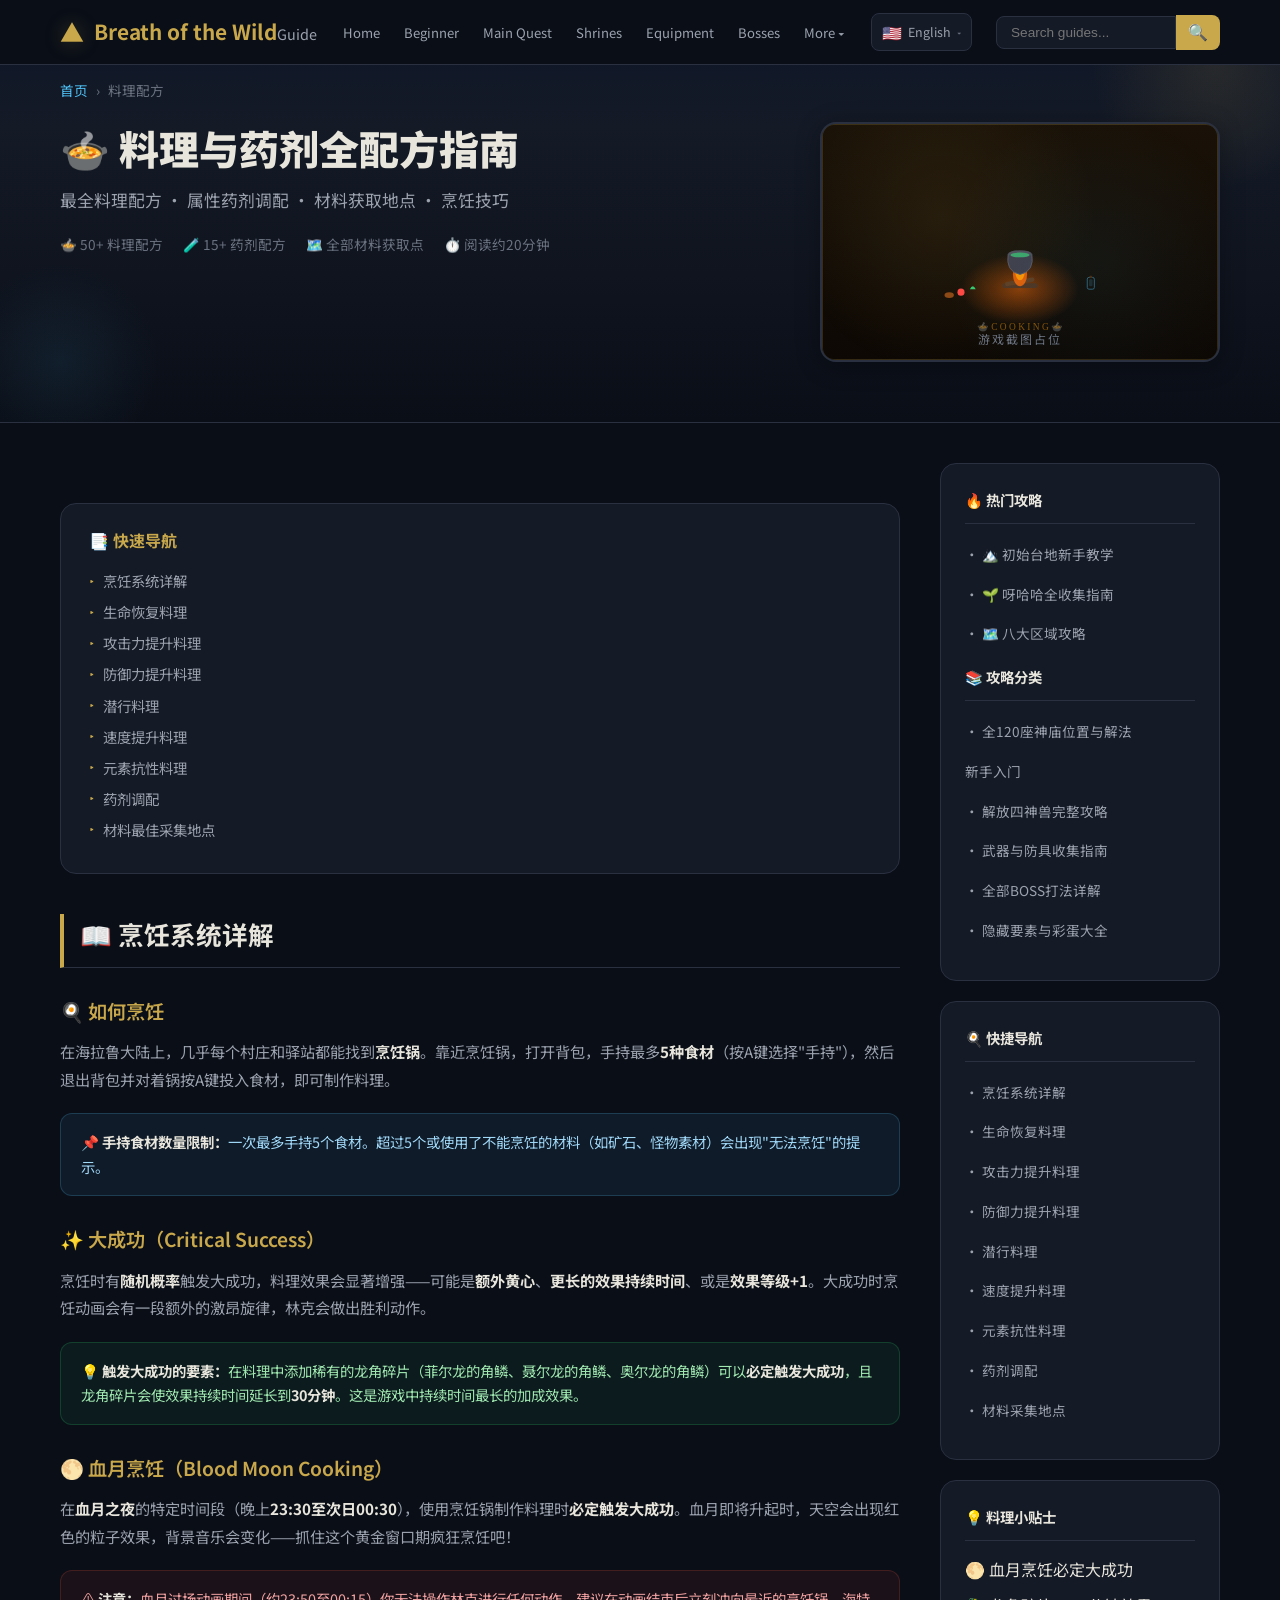
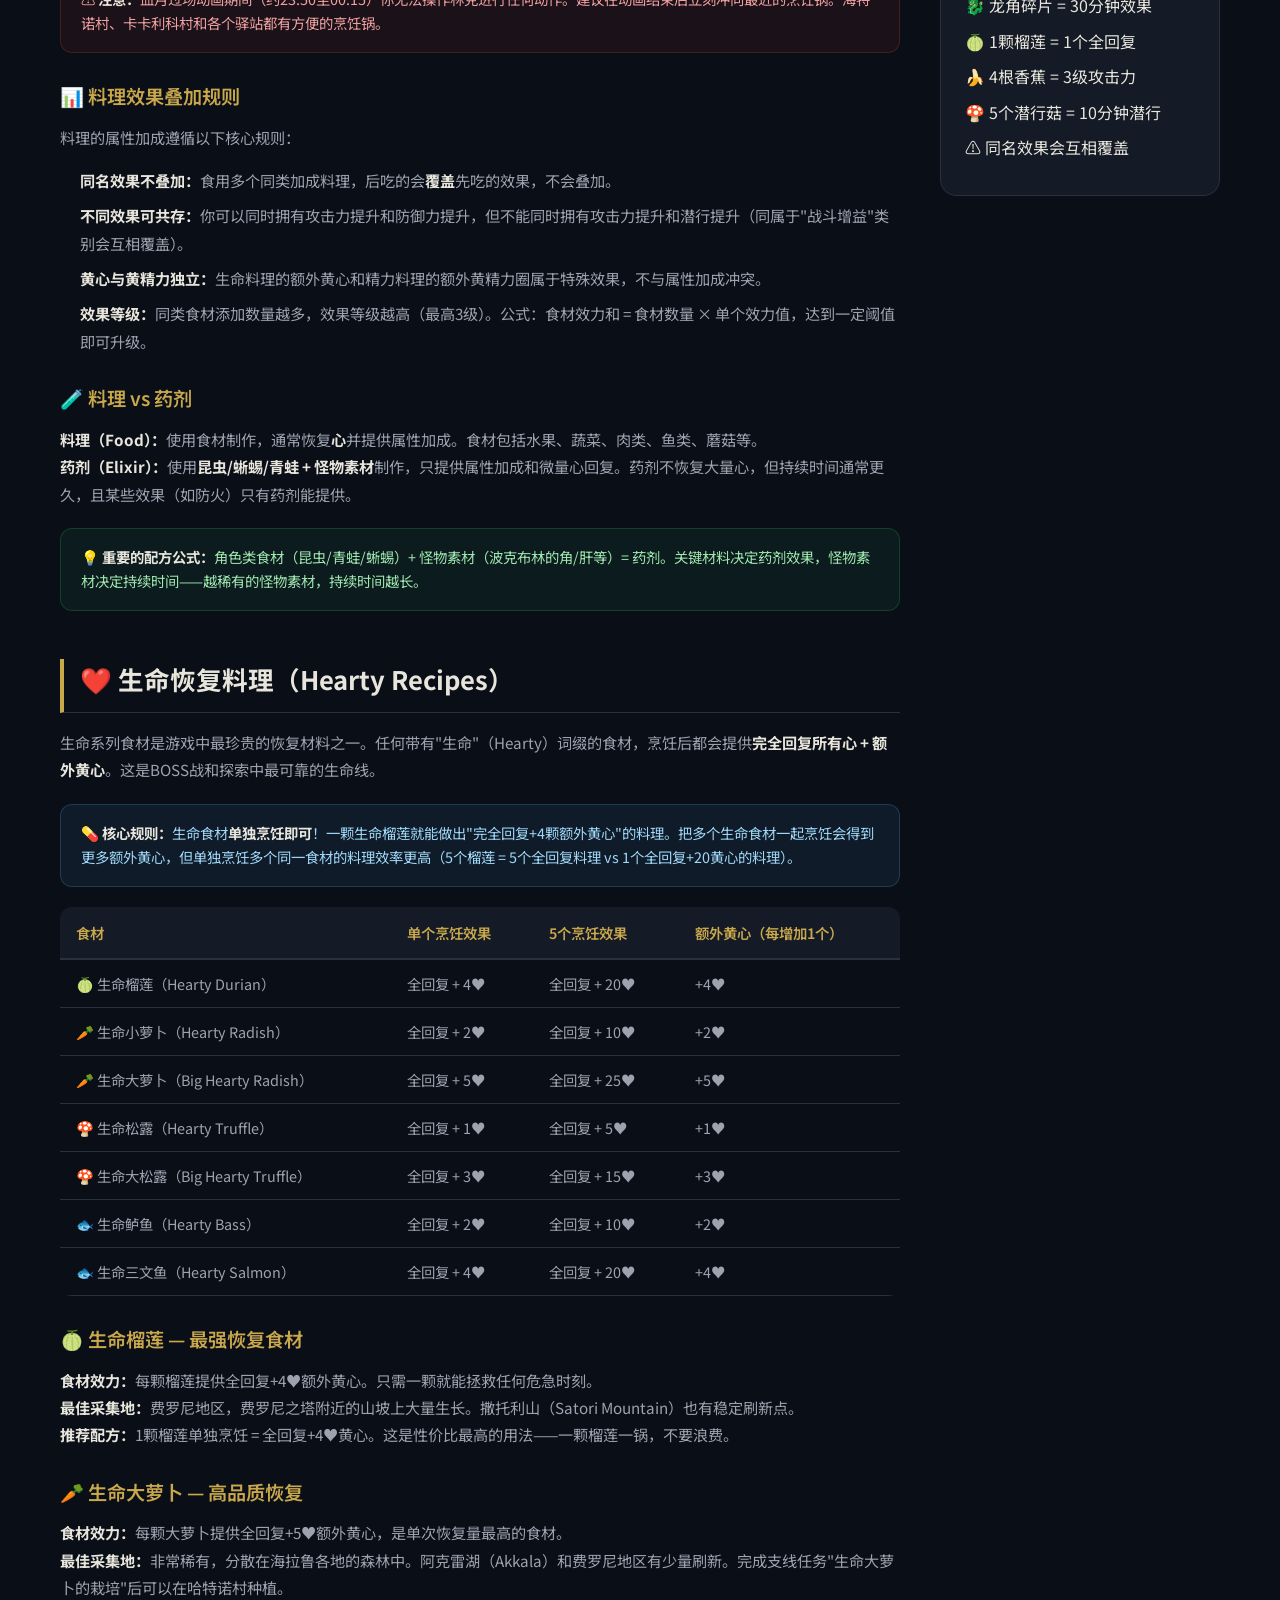
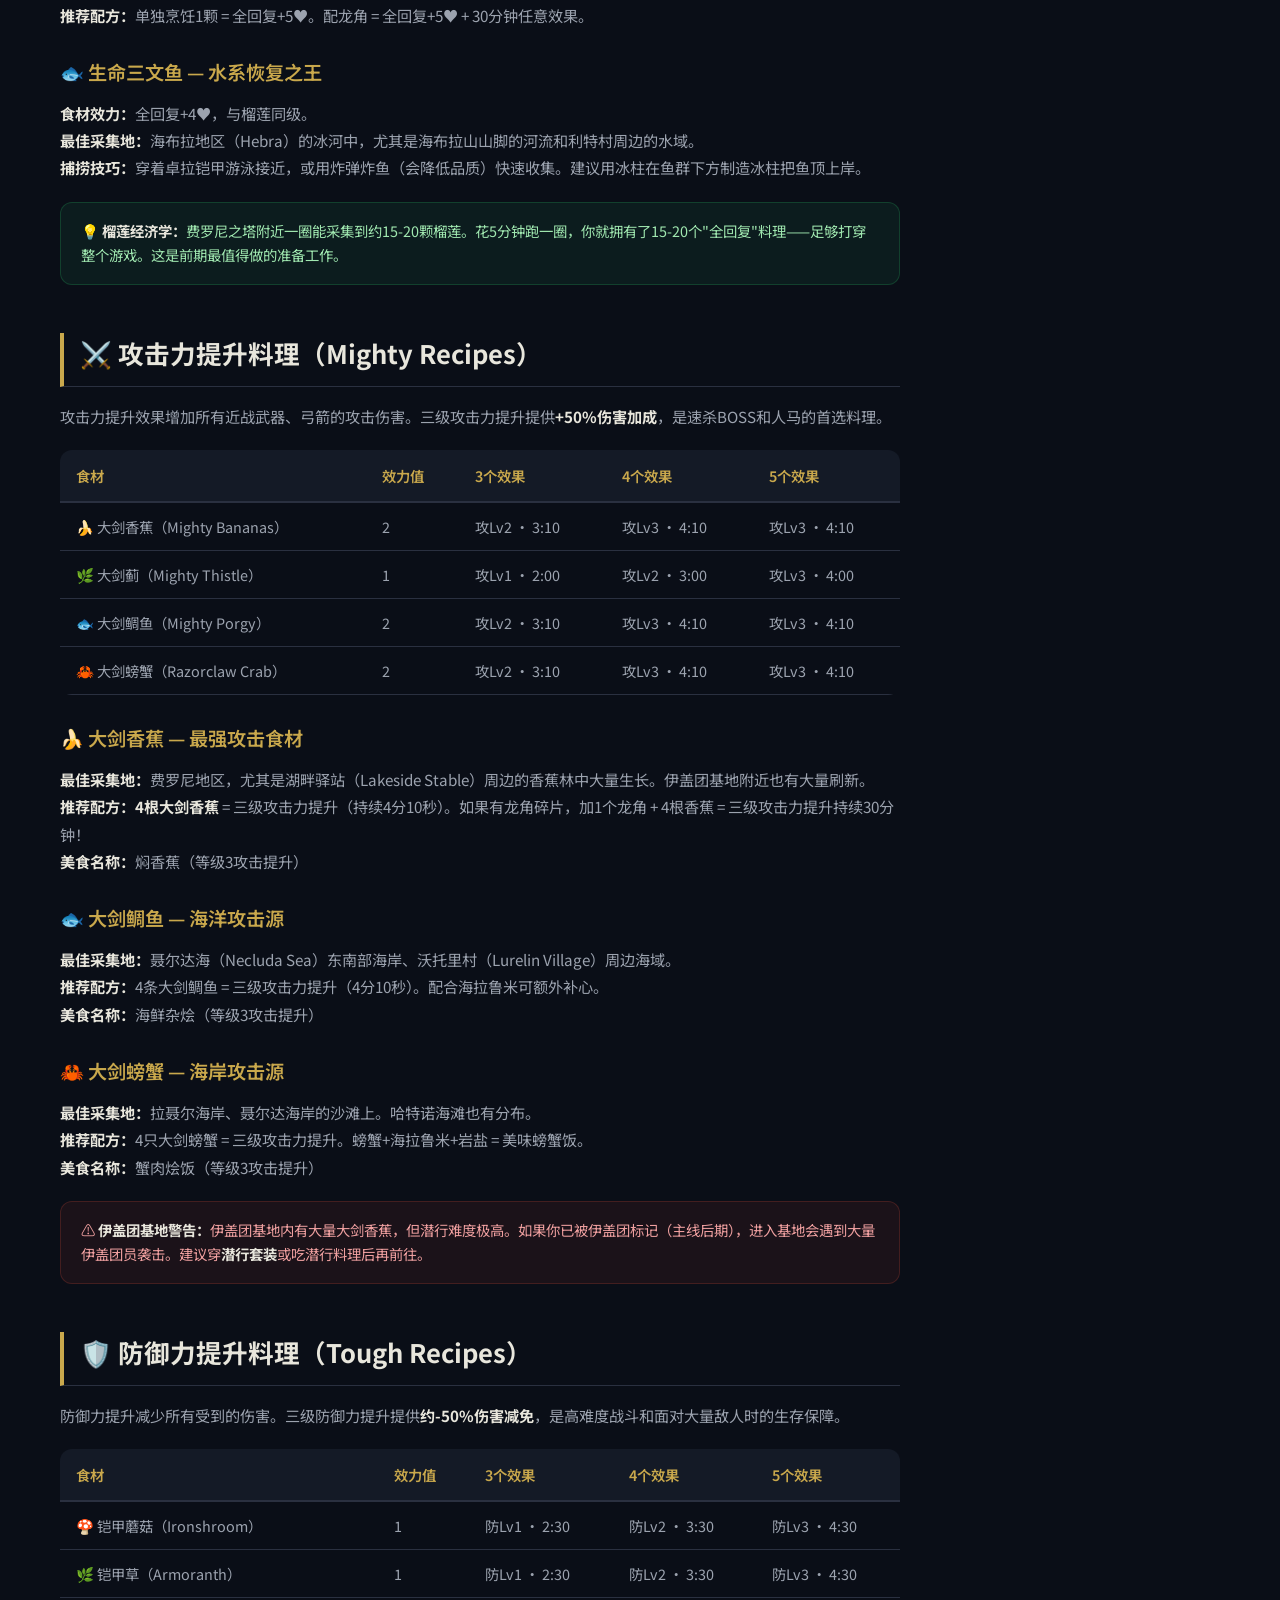
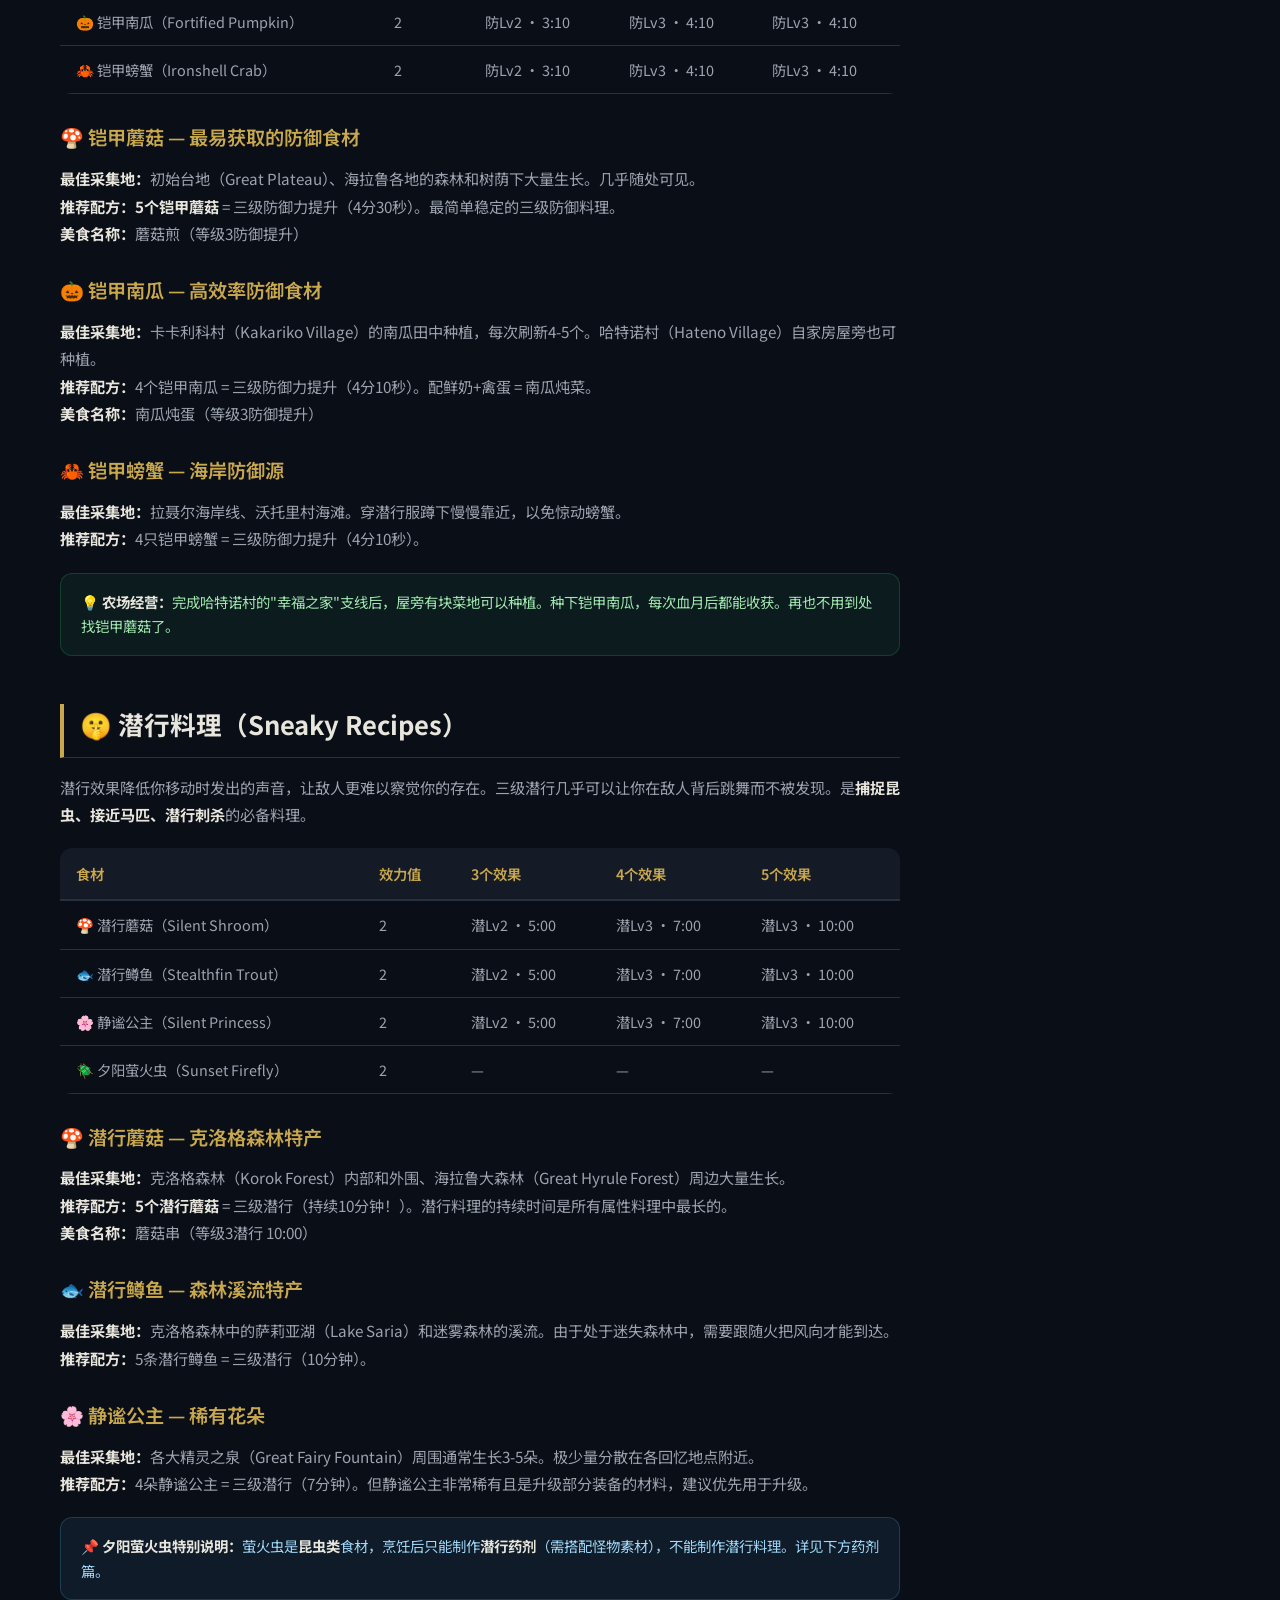
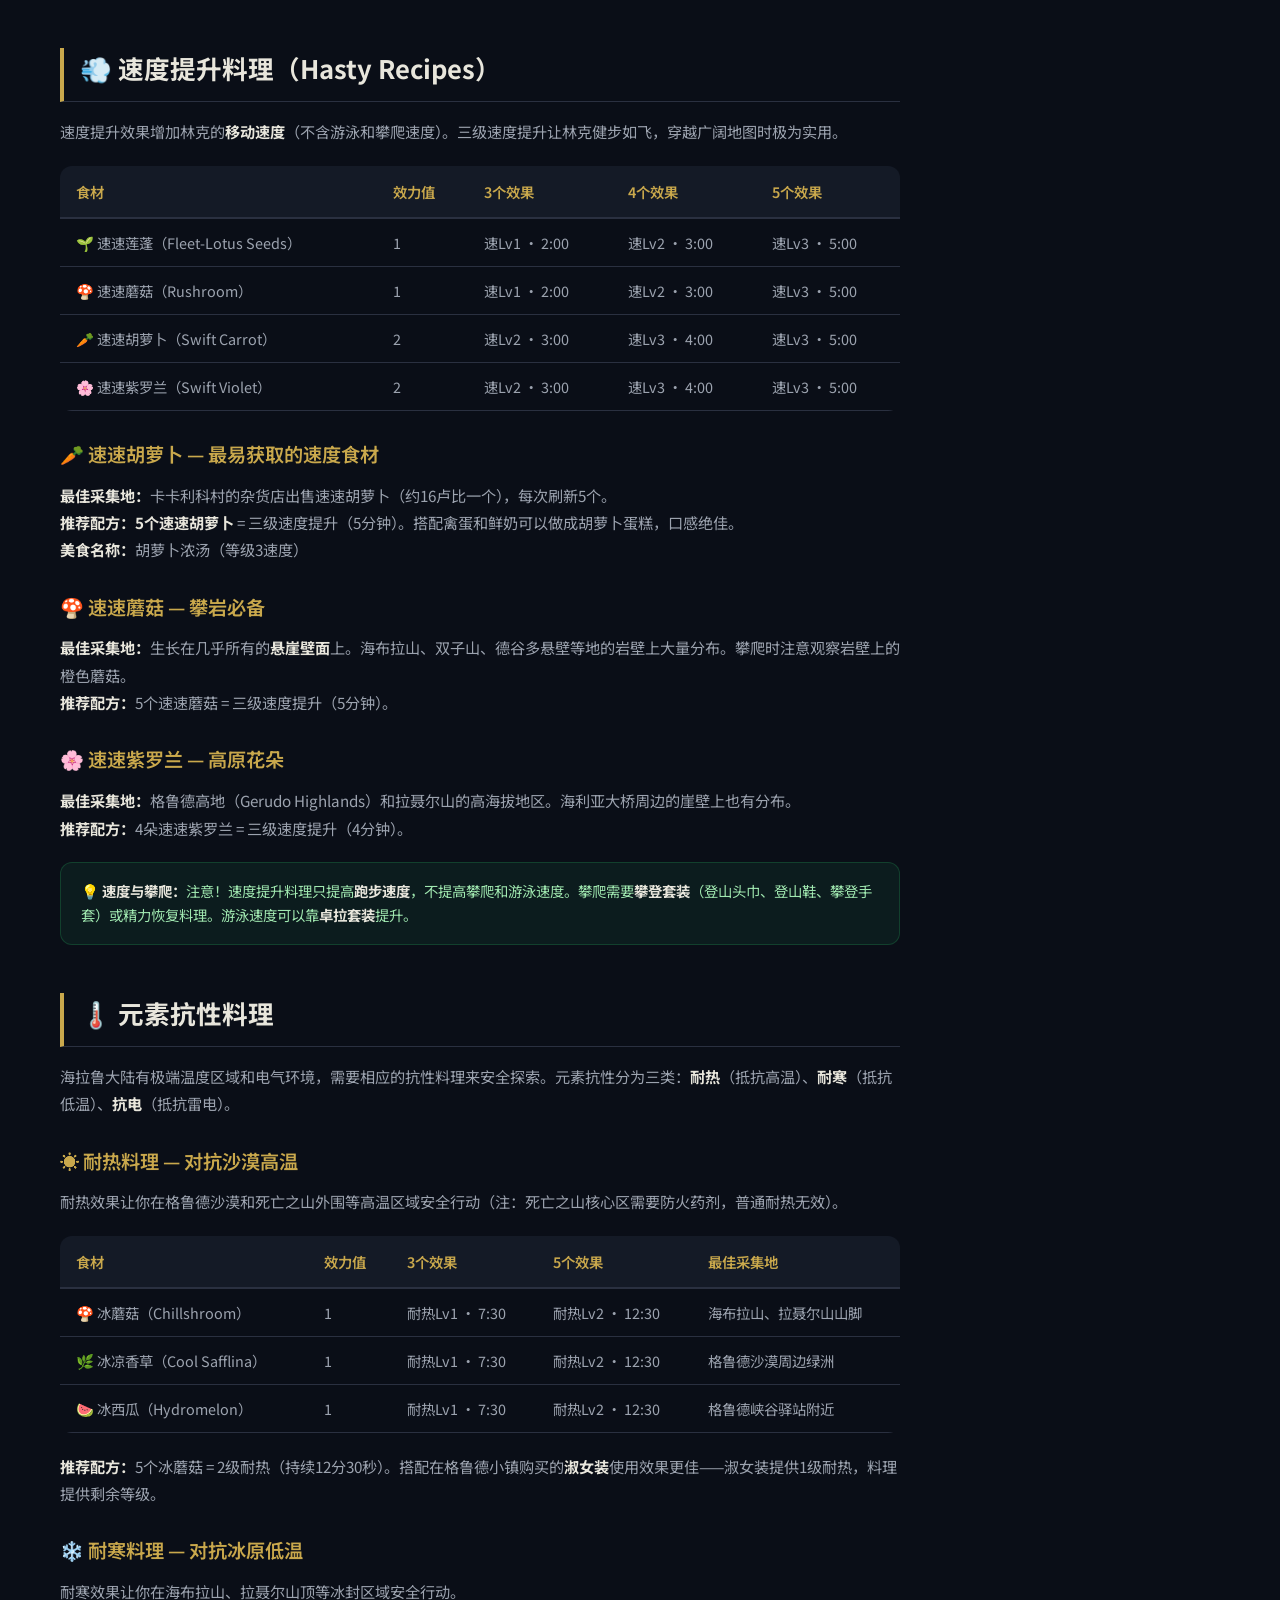
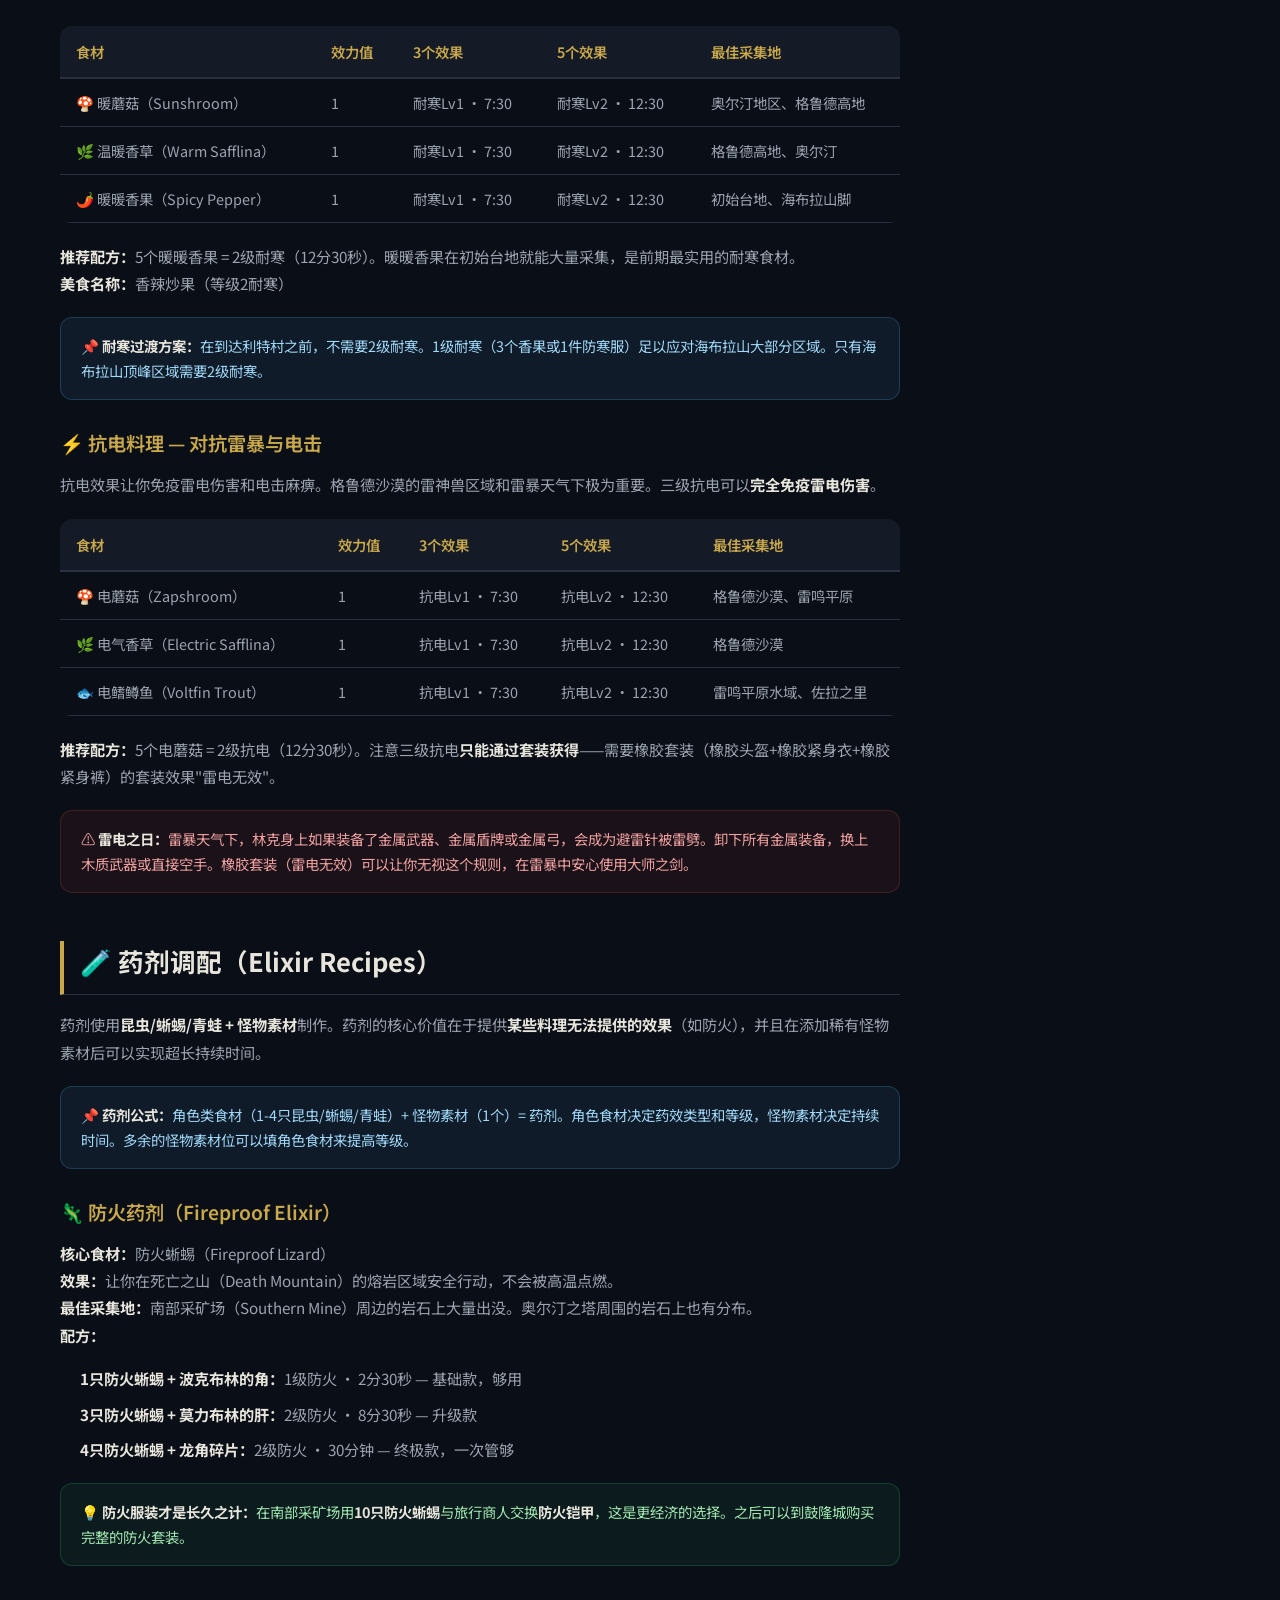
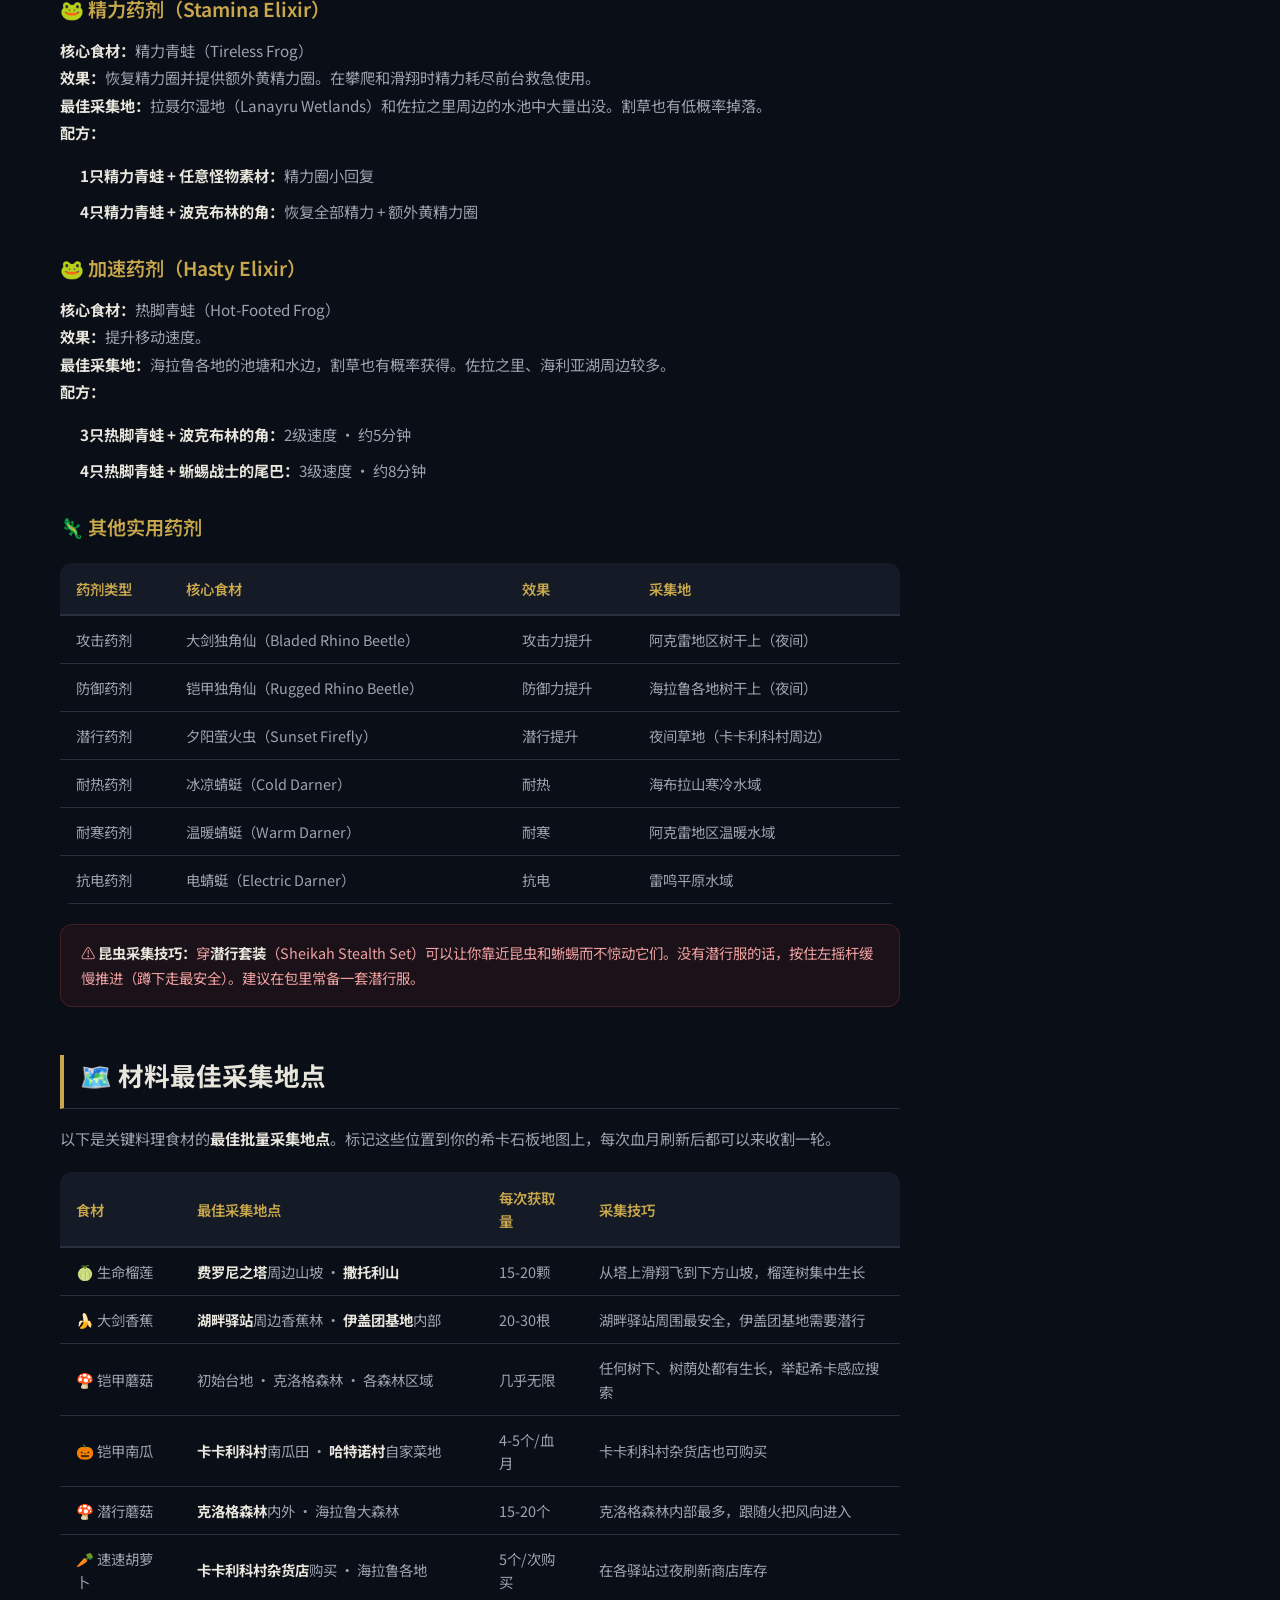
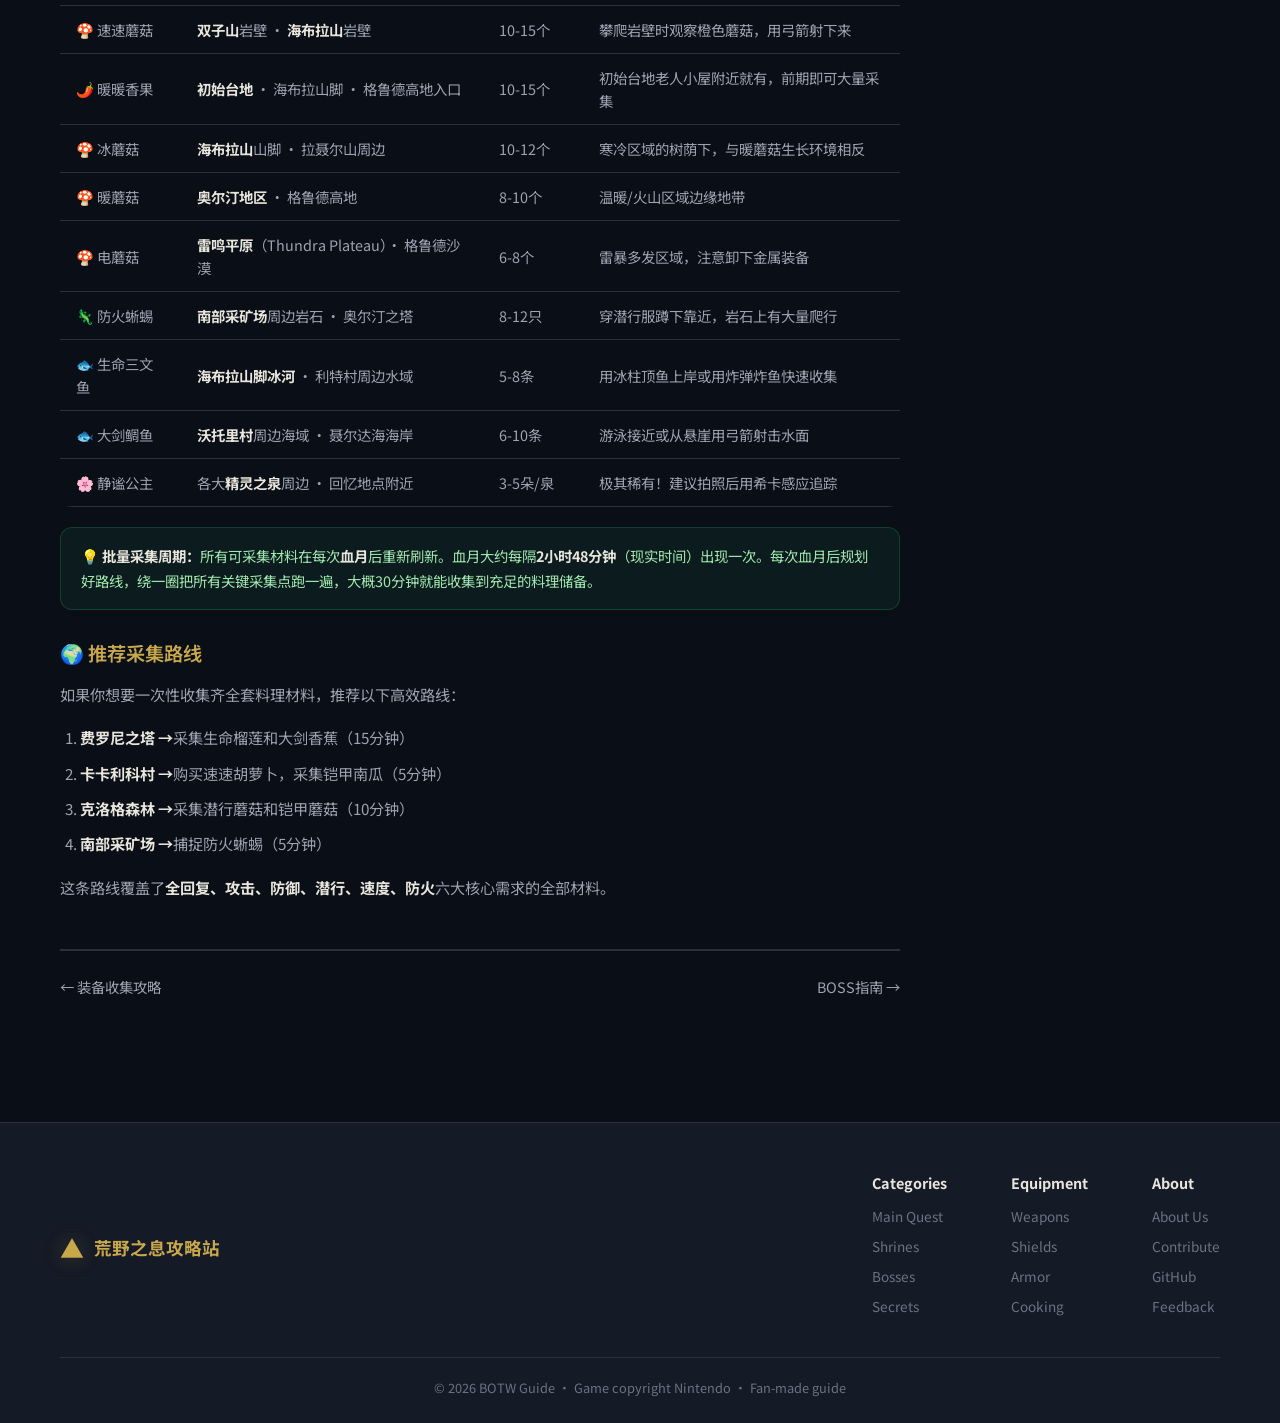
<file: guides/cooking.html>
﻿<!DOCTYPE html>
<html lang="zh-CN">
<head>
  <meta charset="UTF-8">
  <meta name="viewport" content="width=device-width, initial-scale=1.0">
  <title>料理与药剂全配方指南 | 荒野之息攻略站</title>
  <meta name="description" content="塞尔达传说旷野之息最全料理配方 · 属性药剂调配 · 材料获取地点 · 烹饪技巧完全指南">
  <link rel="stylesheet" href="../css/style.css">
  <link rel="stylesheet" href="../css/material.css">
  <link rel="stylesheet" href="../css/illustrations.css">
  <link rel="stylesheet" href="../css/guide.css">
  <link rel="preconnect" href="https://fonts.googleapis.com">
  <link href="https://fonts.googleapis.com/css2?family=Noto+Sans+SC:wght@300;400;500;700;900&display=swap" rel="stylesheet">
</head>
<body>
  <!-- 导航栏 -->
  <nav class="navbar">
    <div class="nav-container">
      <a href="../index.html" class="nav-logo">
        <span class="logo-icon">▲</span>
        <span class="logo-text"><span data-i18n="logo.text">荒野之息</span><span class="logo-sub" data-i18n="logo.sub">攻略站</span></span>
      </a>
      <ul class="nav-menu" id="navMenu">
        <li><a href="../index.html" class="nav-link" data-i18n="nav.home">首页</a></li>
        <li><a href="great-plateau.html" class="nav-link" data-i18n="nav.beginner">新手入门</a></li>
        <li><a href="divine-beasts.html" class="nav-link" data-i18n="nav.main">主线攻略</a></li>
        <li><a href="shrines.html" class="nav-link" data-i18n="nav.shrines">神庙攻略</a></li>
        <li><a href="equipment.html" class="nav-link" data-i18n="nav.equipment">装备图鉴</a></li>
        <li><a href="bosses.html" class="nav-link" data-i18n="nav.bosses">BOSS指南</a></li>
        <li class="nav-dropdown">
          <a href="#" class="nav-link nav-more" data-i18n="nav.more">更多 ▾</a>
          <ul class="dropdown-menu">
            <li><a href="korok-seeds.html" data-i18n="nav.more_korok">🌱 呀哈哈全收集</a></li>
            <li><a href="cooking.html" class="nav-link active" data-i18n="nav.more_cooking">🍲 料理配方大全</a></li>
            <li><a href="secrets.html" data-i18n="nav.more_secrets">🔍 隐藏要素</a></li>
            <li><a href="regions.html" data-i18n="nav.more_regions">🗺️ 区域攻略</a>
            <li><a href="locations.html" data-i18n="nav.more_locations">📍 重要地点</a></li></li>
          </ul>
        </li>
      </ul>
      <div class="nav-search">
        <input type="text" data-i18n-placeholder="search" placeholder="搜索攻略..." id="searchInput">
        <button class="search-btn" id="searchBtn">🔍</button>
      </div>
      <button class="menu-toggle" id="menuToggle">☰</button>
    </div>
  </nav>

  <!-- 攻略头部 -->
  <section class="guide-hero">
    <div class="guide-hero-inner">
      <div class="guide-breadcrumb">
        <a href="../index.html">首页</a> <span class="sep">›</span>
        <span>料理配方</span>
      </div>
      <div class="guide-hero-content">
        <div class="guide-hero-text">
          <h1>🍲 料理与药剂全配方指南</h1>
          <p class="guide-desc">最全料理配方 · 属性药剂调配 · 材料获取地点 · 烹饪技巧</p>
          <div class="guide-meta-bar">
            <span>🍲 50+ 料理配方</span>
            <span>🧪 15+ 药剂配方</span>
            <span>🗺️ 全部材料获取点</span>
            <span>⏱️ 阅读约20分钟</span>
          </div>
        </div>
        <div class="guide-hero-image"><img src="../images/cooking-scene.svg" alt="" style="width:100%;height:100%;object-fit:cover;position:absolute;inset:0">🍲</div>
      </div>
    </div>
  </section>

  <div class="guide-layout">
    <!-- 主内容 -->
    <main class="guide-main">
      <!-- 目录 -->
      <div class="guide-toc">
        <h3>📑 快速导航</h3>
        <ul>
          <li><a href="#section-mechanics">烹饪系统详解</a></li>
          <li><a href="#section-hearty">生命恢复料理</a></li>
          <li><a href="#section-attack">攻击力提升料理</a></li>
          <li><a href="#section-defense">防御力提升料理</a></li>
          <li><a href="#section-stealth">潜行料理</a></li>
          <li><a href="#section-speed">速度提升料理</a></li>
          <li><a href="#section-elemental">元素抗性料理</a></li>
          <li><a href="#section-elixir">药剂调配</a></li>
          <li><a href="#section-farming">材料最佳采集地点</a></li>
        </ul>
      </div>

      <!-- ========== 烹饪系统详解 ========== -->
      <section class="guide-section" id="section-mechanics">
        <h2>📖 烹饪系统详解</h2>

        <h3>🍳 如何烹饪</h3>
        <p>在海拉鲁大陆上，几乎每个村庄和驿站都能找到<strong>烹饪锅</strong>。靠近烹饪锅，打开背包，手持最多<strong>5种食材</strong>（按A键选择"手持"），然后退出背包并对着锅按A键投入食材，即可制作料理。</p>

        <div class="guide-info">
          📌 <strong>手持食材数量限制：</strong>一次最多手持5个食材。超过5个或使用了不能烹饪的材料（如矿石、怪物素材）会出现"无法烹饪"的提示。
        </div>

        <h3>✨ 大成功（Critical Success）</h3>
        <p>烹饪时有<strong>随机概率</strong>触发大成功，料理效果会显著增强——可能是<strong>额外黄心</strong>、<strong>更长的效果持续时间</strong>、或是<strong>效果等级+1</strong>。大成功时烹饪动画会有一段额外的激昂旋律，林克会做出胜利动作。</p>

        <div class="guide-tip">
          💡 <strong>触发大成功的要素：</strong>在料理中添加稀有的龙角碎片（菲尔龙的角鳞、聂尔龙的角鳞、奥尔龙的角鳞）可以<strong>必定触发大成功</strong>，且龙角碎片会使效果持续时间延长到<strong>30分钟</strong>。这是游戏中持续时间最长的加成效果。
        </div>

        <h3>🌕 血月烹饪（Blood Moon Cooking）</h3>
        <p>在<strong>血月之夜</strong>的特定时间段（晚上<strong>23:30至次日00:30</strong>），使用烹饪锅制作料理时<strong>必定触发大成功</strong>。血月即将升起时，天空会出现红色的粒子效果，背景音乐会变化——抓住这个黄金窗口期疯狂烹饪吧！</p>

        <div class="guide-warning">
          ⚠️ <strong>注意：</strong>血月过场动画期间（约23:50至00:15）你无法操作林克进行任何动作。建议在动画结束后立刻冲向最近的烹饪锅。海特诺村、卡卡利科村和各个驿站都有方便的烹饪锅。
        </div>

        <h3>📊 料理效果叠加规则</h3>
        <p>料理的属性加成遵循以下核心规则：</p>
        <ul>
          <li><strong>同名效果不叠加：</strong>食用多个同类加成料理，后吃的会<strong>覆盖</strong>先吃的效果，不会叠加。</li>
          <li><strong>不同效果可共存：</strong>你可以同时拥有攻击力提升和防御力提升，但不能同时拥有攻击力提升和潜行提升（同属于"战斗增益"类别会互相覆盖）。</li>
          <li><strong>黄心与黄精力独立：</strong>生命料理的额外黄心和精力料理的额外黄精力圈属于特殊效果，不与属性加成冲突。</li>
          <li><strong>效果等级：</strong>同类食材添加数量越多，效果等级越高（最高3级）。公式：食材效力和 = 食材数量 × 单个效力值，达到一定阈值即可升级。</li>
        </ul>

        <h3>🧪 料理 vs 药剂</h3>
        <p><strong>料理（Food）：</strong>使用食材制作，通常恢复<strong>心</strong>并提供属性加成。食材包括水果、蔬菜、肉类、鱼类、蘑菇等。<br>
        <strong>药剂（Elixir）：</strong>使用<strong>昆虫/蜥蜴/青蛙 + 怪物素材</strong>制作，只提供属性加成和微量心回复。药剂不恢复大量心，但持续时间通常更久，且某些效果（如防火）只有药剂能提供。</p>

        <div class="guide-tip">
          💡 <strong>重要的配方公式：</strong>角色类食材（昆虫/青蛙/蜥蜴）+ 怪物素材（波克布林的角/肝等）= 药剂。关键材料决定药剂效果，怪物素材决定持续时间——越稀有的怪物素材，持续时间越长。
        </div>
      </section>

      <!-- ========== 生命恢复料理 ========== -->
      <section class="guide-section" id="section-hearty">
        <h2>❤️ 生命恢复料理（Hearty Recipes）</h2>
        <p>生命系列食材是游戏中最珍贵的恢复材料之一。任何带有"生命"（Hearty）词缀的食材，烹饪后都会提供<strong>完全回复所有心 + 额外黄心</strong>。这是BOSS战和探索中最可靠的生命线。</p>

        <div class="guide-info">
          💊 <strong>核心规则：</strong>生命食材<strong>单独烹饪即可</strong>！一颗生命榴莲就能做出"完全回复+4颗额外黄心"的料理。把多个生命食材一起烹饪会得到更多额外黄心，但单独烹饪多个同一食材的料理效率更高（5个榴莲 = 5个全回复料理 vs 1个全回复+20黄心的料理）。
        </div>

        <table class="guide-table">
          <tr>
            <th>食材</th>
            <th>单个烹饪效果</th>
            <th>5个烹饪效果</th>
            <th>额外黄心（每增加1个）</th>
          </tr>
          <tr>
            <td>🍈 生命榴莲（Hearty Durian）</td>
            <td>全回复 + 4♥</td>
            <td>全回复 + 20♥</td>
            <td>+4♥</td>
          </tr>
          <tr>
            <td>🥕 生命小萝卜（Hearty Radish）</td>
            <td>全回复 + 2♥</td>
            <td>全回复 + 10♥</td>
            <td>+2♥</td>
          </tr>
          <tr>
            <td>🥕 生命大萝卜（Big Hearty Radish）</td>
            <td>全回复 + 5♥</td>
            <td>全回复 + 25♥</td>
            <td>+5♥</td>
          </tr>
          <tr>
            <td>🍄 生命松露（Hearty Truffle）</td>
            <td>全回复 + 1♥</td>
            <td>全回复 + 5♥</td>
            <td>+1♥</td>
          </tr>
          <tr>
            <td>🍄 生命大松露（Big Hearty Truffle）</td>
            <td>全回复 + 3♥</td>
            <td>全回复 + 15♥</td>
            <td>+3♥</td>
          </tr>
          <tr>
            <td>🐟 生命鲈鱼（Hearty Bass）</td>
            <td>全回复 + 2♥</td>
            <td>全回复 + 10♥</td>
            <td>+2♥</td>
          </tr>
          <tr>
            <td>🐟 生命三文鱼（Hearty Salmon）</td>
            <td>全回复 + 4♥</td>
            <td>全回复 + 20♥</td>
            <td>+4♥</td>
          </tr>
        </table>

        <h3>🍈 生命榴莲 — 最强恢复食材</h3>
        <p><strong>食材效力：</strong>每颗榴莲提供全回复+4♥额外黄心。只需一颗就能拯救任何危急时刻。<br>
        <strong>最佳采集地：</strong>费罗尼地区，费罗尼之塔附近的山坡上大量生长。撒托利山（Satori Mountain）也有稳定刷新点。<br>
        <strong>推荐配方：</strong>1颗榴莲单独烹饪 = 全回复+4♥黄心。这是性价比最高的用法——一颗榴莲一锅，不要浪费。</p>

        <h3>🥕 生命大萝卜 — 高品质恢复</h3>
        <p><strong>食材效力：</strong>每颗大萝卜提供全回复+5♥额外黄心，是单次恢复量最高的食材。<br>
        <strong>最佳采集地：</strong>非常稀有，分散在海拉鲁各地的森林中。阿克雷湖（Akkala）和费罗尼地区有少量刷新。完成支线任务"生命大萝卜的栽培"后可以在哈特诺村种植。<br>
        <strong>推荐配方：</strong>单独烹饪1颗 = 全回复+5♥。配龙角 = 全回复+5♥ + 30分钟任意效果。</p>

        <h3>🐟 生命三文鱼 — 水系恢复之王</h3>
        <p><strong>食材效力：</strong>全回复+4♥，与榴莲同级。<br>
        <strong>最佳采集地：</strong>海布拉地区（Hebra）的冰河中，尤其是海布拉山山脚的河流和利特村周边的水域。<br>
        <strong>捕捞技巧：</strong>穿着卓拉铠甲游泳接近，或用炸弹炸鱼（会降低品质）快速收集。建议用冰柱在鱼群下方制造冰柱把鱼顶上岸。</p>

        <div class="guide-tip">
          💡 <strong>榴莲经济学：</strong>费罗尼之塔附近一圈能采集到约15-20颗榴莲。花5分钟跑一圈，你就拥有了15-20个"全回复"料理——足够打穿整个游戏。这是前期最值得做的准备工作。
        </div>
      </section>

      <!-- ========== 攻击力提升料理 ========== -->
      <section class="guide-section" id="section-attack">
        <h2>⚔️ 攻击力提升料理（Mighty Recipes）</h2>
        <p>攻击力提升效果增加所有近战武器、弓箭的攻击伤害。三级攻击力提升提供<strong>+50%伤害加成</strong>，是速杀BOSS和人马的首选料理。</p>

        <table class="guide-table">
          <tr>
            <th>食材</th>
            <th>效力值</th>
            <th>3个效果</th>
            <th>4个效果</th>
            <th>5个效果</th>
          </tr>
          <tr>
            <td>🍌 大剑香蕉（Mighty Bananas）</td>
            <td>2</td>
            <td>攻Lv2 · 3:10</td>
            <td>攻Lv3 · 4:10</td>
            <td>攻Lv3 · 4:10</td>
          </tr>
          <tr>
            <td>🌿 大剑蓟（Mighty Thistle）</td>
            <td>1</td>
            <td>攻Lv1 · 2:00</td>
            <td>攻Lv2 · 3:00</td>
            <td>攻Lv3 · 4:00</td>
          </tr>
          <tr>
            <td>🐟 大剑鲷鱼（Mighty Porgy）</td>
            <td>2</td>
            <td>攻Lv2 · 3:10</td>
            <td>攻Lv3 · 4:10</td>
            <td>攻Lv3 · 4:10</td>
          </tr>
          <tr>
            <td>🦀 大剑螃蟹（Razorclaw Crab）</td>
            <td>2</td>
            <td>攻Lv2 · 3:10</td>
            <td>攻Lv3 · 4:10</td>
            <td>攻Lv3 · 4:10</td>
          </tr>
        </table>

        <h3>🍌 大剑香蕉 — 最强攻击食材</h3>
        <p><strong>最佳采集地：</strong>费罗尼地区，尤其是湖畔驿站（Lakeside Stable）周边的香蕉林中大量生长。伊盖团基地附近也有大量刷新。<br>
        <strong>推荐配方：</strong><strong>4根大剑香蕉</strong> = 三级攻击力提升（持续4分10秒）。如果有龙角碎片，加1个龙角 + 4根香蕉 = 三级攻击力提升持续30分钟！<br>
        <strong>美食名称：</strong>焖香蕉（等级3攻击提升）</p>

        <h3>🐟 大剑鲷鱼 — 海洋攻击源</h3>
        <p><strong>最佳采集地：</strong>聂尔达海（Necluda Sea）东南部海岸、沃托里村（Lurelin Village）周边海域。<br>
        <strong>推荐配方：</strong>4条大剑鲷鱼 = 三级攻击力提升（4分10秒）。配合海拉鲁米可额外补心。<br>
        <strong>美食名称：</strong>海鲜杂烩（等级3攻击提升）</p>

        <h3>🦀 大剑螃蟹 — 海岸攻击源</h3>
        <p><strong>最佳采集地：</strong>拉聂尔海岸、聂尔达海岸的沙滩上。哈特诺海滩也有分布。<br>
        <strong>推荐配方：</strong>4只大剑螃蟹 = 三级攻击力提升。螃蟹+海拉鲁米+岩盐 = 美味螃蟹饭。<br>
        <strong>美食名称：</strong>蟹肉烩饭（等级3攻击提升）</p>

        <div class="guide-warning">
          ⚠️ <strong>伊盖团基地警告：</strong>伊盖团基地内有大量大剑香蕉，但潜行难度极高。如果你已被伊盖团标记（主线后期），进入基地会遇到大量伊盖团员袭击。建议穿<strong>潜行套装</strong>或吃潜行料理后再前往。
        </div>
      </section>

      <!-- ========== 防御力提升料理 ========== -->
      <section class="guide-section" id="section-defense">
        <h2>🛡️ 防御力提升料理（Tough Recipes）</h2>
        <p>防御力提升减少所有受到的伤害。三级防御力提升提供<strong>约-50%伤害减免</strong>，是高难度战斗和面对大量敌人时的生存保障。</p>

        <table class="guide-table">
          <tr>
            <th>食材</th>
            <th>效力值</th>
            <th>3个效果</th>
            <th>4个效果</th>
            <th>5个效果</th>
          </tr>
          <tr>
            <td>🍄 铠甲蘑菇（Ironshroom）</td>
            <td>1</td>
            <td>防Lv1 · 2:30</td>
            <td>防Lv2 · 3:30</td>
            <td>防Lv3 · 4:30</td>
          </tr>
          <tr>
            <td>🌿 铠甲草（Armoranth）</td>
            <td>1</td>
            <td>防Lv1 · 2:30</td>
            <td>防Lv2 · 3:30</td>
            <td>防Lv3 · 4:30</td>
          </tr>
          <tr>
            <td>🎃 铠甲南瓜（Fortified Pumpkin）</td>
            <td>2</td>
            <td>防Lv2 · 3:10</td>
            <td>防Lv3 · 4:10</td>
            <td>防Lv3 · 4:10</td>
          </tr>
          <tr>
            <td>🦀 铠甲螃蟹（Ironshell Crab）</td>
            <td>2</td>
            <td>防Lv2 · 3:10</td>
            <td>防Lv3 · 4:10</td>
            <td>防Lv3 · 4:10</td>
          </tr>
        </table>

        <h3>🍄 铠甲蘑菇 — 最易获取的防御食材</h3>
        <p><strong>最佳采集地：</strong>初始台地（Great Plateau）、海拉鲁各地的森林和树荫下大量生长。几乎随处可见。<br>
        <strong>推荐配方：</strong><strong>5个铠甲蘑菇</strong> = 三级防御力提升（4分30秒）。最简单稳定的三级防御料理。<br>
        <strong>美食名称：</strong>蘑菇煎（等级3防御提升）</p>

        <h3>🎃 铠甲南瓜 — 高效率防御食材</h3>
        <p><strong>最佳采集地：</strong>卡卡利科村（Kakariko Village）的南瓜田中种植，每次刷新4-5个。哈特诺村（Hateno Village）自家房屋旁也可种植。<br>
        <strong>推荐配方：</strong>4个铠甲南瓜 = 三级防御力提升（4分10秒）。配鲜奶+禽蛋 = 南瓜炖菜。<br>
        <strong>美食名称：</strong>南瓜炖蛋（等级3防御提升）</p>

        <h3>🦀 铠甲螃蟹 — 海岸防御源</h3>
        <p><strong>最佳采集地：</strong>拉聂尔海岸线、沃托里村海滩。穿潜行服蹲下慢慢靠近，以免惊动螃蟹。<br>
        <strong>推荐配方：</strong>4只铠甲螃蟹 = 三级防御力提升（4分10秒）。</p>

        <div class="guide-tip">
          💡 <strong>农场经营：</strong>完成哈特诺村的"幸福之家"支线后，屋旁有块菜地可以种植。种下铠甲南瓜，每次血月后都能收获。再也不用到处找铠甲蘑菇了。
        </div>
      </section>

      <!-- ========== 潜行料理 ========== -->
      <section class="guide-section" id="section-stealth">
        <h2>🤫 潜行料理（Sneaky Recipes）</h2>
        <p>潜行效果降低你移动时发出的声音，让敌人更难以察觉你的存在。三级潜行几乎可以让你在敌人背后跳舞而不被发现。是<strong>捕捉昆虫、接近马匹、潜行刺杀</strong>的必备料理。</p>

        <table class="guide-table">
          <tr>
            <th>食材</th>
            <th>效力值</th>
            <th>3个效果</th>
            <th>4个效果</th>
            <th>5个效果</th>
          </tr>
          <tr>
            <td>🍄 潜行蘑菇（Silent Shroom）</td>
            <td>2</td>
            <td>潜Lv2 · 5:00</td>
            <td>潜Lv3 · 7:00</td>
            <td>潜Lv3 · 10:00</td>
          </tr>
          <tr>
            <td>🐟 潜行鳟鱼（Stealthfin Trout）</td>
            <td>2</td>
            <td>潜Lv2 · 5:00</td>
            <td>潜Lv3 · 7:00</td>
            <td>潜Lv3 · 10:00</td>
          </tr>
          <tr>
            <td>🌸 静谧公主（Silent Princess）</td>
            <td>2</td>
            <td>潜Lv2 · 5:00</td>
            <td>潜Lv3 · 7:00</td>
            <td>潜Lv3 · 10:00</td>
          </tr>
          <tr>
            <td>🪲 夕阳萤火虫（Sunset Firefly）</td>
            <td>2</td>
            <td>—</td>
            <td>—</td>
            <td>—</td>
          </tr>
        </table>

        <h3>🍄 潜行蘑菇 — 克洛格森林特产</h3>
        <p><strong>最佳采集地：</strong>克洛格森林（Korok Forest）内部和外围、海拉鲁大森林（Great Hyrule Forest）周边大量生长。<br>
        <strong>推荐配方：</strong><strong>5个潜行蘑菇</strong> = 三级潜行（持续10分钟！）。潜行料理的持续时间是所有属性料理中最长的。<br>
        <strong>美食名称：</strong>蘑菇串（等级3潜行 10:00）</p>

        <h3>🐟 潜行鳟鱼 — 森林溪流特产</h3>
        <p><strong>最佳采集地：</strong>克洛格森林中的萨莉亚湖（Lake Saria）和迷雾森林的溪流。由于处于迷失森林中，需要跟随火把风向才能到达。<br>
        <strong>推荐配方：</strong>5条潜行鳟鱼 = 三级潜行（10分钟）。</p>

        <h3>🌸 静谧公主 — 稀有花朵</h3>
        <p><strong>最佳采集地：</strong>各大精灵之泉（Great Fairy Fountain）周围通常生长3-5朵。极少量分散在各回忆地点附近。<br>
        <strong>推荐配方：</strong>4朵静谧公主 = 三级潜行（7分钟）。但静谧公主非常稀有且是升级部分装备的材料，建议优先用于升级。</p>

        <div class="guide-info">
          📌 <strong>夕阳萤火虫特别说明：</strong>萤火虫是<strong>昆虫类</strong>食材，烹饪后只能制作<strong>潜行药剂</strong>（需搭配怪物素材），不能制作潜行料理。详见下方药剂篇。
        </div>
      </section>

      <!-- ========== 速度提升料理 ========== -->
      <section class="guide-section" id="section-speed">
        <h2>💨 速度提升料理（Hasty Recipes）</h2>
        <p>速度提升效果增加林克的<strong>移动速度</strong>（不含游泳和攀爬速度）。三级速度提升让林克健步如飞，穿越广阔地图时极为实用。</p>

        <table class="guide-table">
          <tr>
            <th>食材</th>
            <th>效力值</th>
            <th>3个效果</th>
            <th>4个效果</th>
            <th>5个效果</th>
          </tr>
          <tr>
            <td>🌱 速速莲蓬（Fleet-Lotus Seeds）</td>
            <td>1</td>
            <td>速Lv1 · 2:00</td>
            <td>速Lv2 · 3:00</td>
            <td>速Lv3 · 5:00</td>
          </tr>
          <tr>
            <td>🍄 速速蘑菇（Rushroom）</td>
            <td>1</td>
            <td>速Lv1 · 2:00</td>
            <td>速Lv2 · 3:00</td>
            <td>速Lv3 · 5:00</td>
          </tr>
          <tr>
            <td>🥕 速速胡萝卜（Swift Carrot）</td>
            <td>2</td>
            <td>速Lv2 · 3:00</td>
            <td>速Lv3 · 4:00</td>
            <td>速Lv3 · 5:00</td>
          </tr>
          <tr>
            <td>🌸 速速紫罗兰（Swift Violet）</td>
            <td>2</td>
            <td>速Lv2 · 3:00</td>
            <td>速Lv3 · 4:00</td>
            <td>速Lv3 · 5:00</td>
          </tr>
        </table>

        <h3>🥕 速速胡萝卜 — 最易获取的速度食材</h3>
        <p><strong>最佳采集地：</strong>卡卡利科村的杂货店出售速速胡萝卜（约16卢比一个），每次刷新5个。<br>
        <strong>推荐配方：</strong><strong>5个速速胡萝卜</strong> = 三级速度提升（5分钟）。搭配禽蛋和鲜奶可以做成胡萝卜蛋糕，口感绝佳。<br>
        <strong>美食名称：</strong>胡萝卜浓汤（等级3速度）</p>

        <h3>🍄 速速蘑菇 — 攀岩必备</h3>
        <p><strong>最佳采集地：</strong>生长在几乎所有的<strong>悬崖壁面</strong>上。海布拉山、双子山、德谷多悬壁等地的岩壁上大量分布。攀爬时注意观察岩壁上的橙色蘑菇。<br>
        <strong>推荐配方：</strong>5个速速蘑菇 = 三级速度提升（5分钟）。</p>

        <h3>🌸 速速紫罗兰 — 高原花朵</h3>
        <p><strong>最佳采集地：</strong>格鲁德高地（Gerudo Highlands）和拉聂尔山的高海拔地区。海利亚大桥周边的崖壁上也有分布。<br>
        <strong>推荐配方：</strong>4朵速速紫罗兰 = 三级速度提升（4分钟）。</p>

        <div class="guide-tip">
          💡 <strong>速度与攀爬：</strong>注意！速度提升料理只提高<strong>跑步速度</strong>，不提高攀爬和游泳速度。攀爬需要<strong>攀登套装</strong>（登山头巾、登山鞋、攀登手套）或精力恢复料理。游泳速度可以靠<strong>卓拉套装</strong>提升。
        </div>
      </section>

      <!-- ========== 元素抗性料理 ========== -->
      <section class="guide-section" id="section-elemental">
        <h2>🌡️ 元素抗性料理</h2>
        <p>海拉鲁大陆有极端温度区域和电气环境，需要相应的抗性料理来安全探索。元素抗性分为三类：<strong>耐热</strong>（抵抗高温）、<strong>耐寒</strong>（抵抗低温）、<strong>抗电</strong>（抵抗雷电）。</p>

        <h3>☀️ 耐热料理 — 对抗沙漠高温</h3>
        <p>耐热效果让你在格鲁德沙漠和死亡之山外围等高温区域安全行动（注：死亡之山核心区需要防火药剂，普通耐热无效）。</p>

        <table class="guide-table">
          <tr>
            <th>食材</th>
            <th>效力值</th>
            <th>3个效果</th>
            <th>5个效果</th>
            <th>最佳采集地</th>
          </tr>
          <tr>
            <td>🍄 冰蘑菇（Chillshroom）</td>
            <td>1</td>
            <td>耐热Lv1 · 7:30</td>
            <td>耐热Lv2 · 12:30</td>
            <td>海布拉山、拉聂尔山山脚</td>
          </tr>
          <tr>
            <td>🌿 冰凉香草（Cool Safflina）</td>
            <td>1</td>
            <td>耐热Lv1 · 7:30</td>
            <td>耐热Lv2 · 12:30</td>
            <td>格鲁德沙漠周边绿洲</td>
          </tr>
          <tr>
            <td>🍉 冰西瓜（Hydromelon）</td>
            <td>1</td>
            <td>耐热Lv1 · 7:30</td>
            <td>耐热Lv2 · 12:30</td>
            <td>格鲁德峡谷驿站附近</td>
          </tr>
        </table>

        <p><strong>推荐配方：</strong>5个冰蘑菇 = 2级耐热（持续12分30秒）。搭配在格鲁德小镇购买的<strong>淑女装</strong>使用效果更佳——淑女装提供1级耐热，料理提供剩余等级。</p>

        <h3>❄️ 耐寒料理 — 对抗冰原低温</h3>
        <p>耐寒效果让你在海布拉山、拉聂尔山顶等冰封区域安全行动。</p>

        <table class="guide-table">
          <tr>
            <th>食材</th>
            <th>效力值</th>
            <th>3个效果</th>
            <th>5个效果</th>
            <th>最佳采集地</th>
          </tr>
          <tr>
            <td>🍄 暖蘑菇（Sunshroom）</td>
            <td>1</td>
            <td>耐寒Lv1 · 7:30</td>
            <td>耐寒Lv2 · 12:30</td>
            <td>奥尔汀地区、格鲁德高地</td>
          </tr>
          <tr>
            <td>🌿 温暖香草（Warm Safflina）</td>
            <td>1</td>
            <td>耐寒Lv1 · 7:30</td>
            <td>耐寒Lv2 · 12:30</td>
            <td>格鲁德高地、奥尔汀</td>
          </tr>
          <tr>
            <td>🌶️ 暖暖香果（Spicy Pepper）</td>
            <td>1</td>
            <td>耐寒Lv1 · 7:30</td>
            <td>耐寒Lv2 · 12:30</td>
            <td>初始台地、海布拉山脚</td>
          </tr>
        </table>

        <p><strong>推荐配方：</strong>5个暖暖香果 = 2级耐寒（12分30秒）。暖暖香果在初始台地就能大量采集，是前期最实用的耐寒食材。<br>
        <strong>美食名称：</strong>香辣炒果（等级2耐寒）</p>

        <div class="guide-info">
          📌 <strong>耐寒过渡方案：</strong>在到达利特村之前，不需要2级耐寒。1级耐寒（3个香果或1件防寒服）足以应对海布拉山大部分区域。只有海布拉山顶峰区域需要2级耐寒。
        </div>

        <h3>⚡ 抗电料理 — 对抗雷暴与电击</h3>
        <p>抗电效果让你免疫雷电伤害和电击麻痹。格鲁德沙漠的雷神兽区域和雷暴天气下极为重要。三级抗电可以<strong>完全免疫雷电伤害</strong>。</p>

        <table class="guide-table">
          <tr>
            <th>食材</th>
            <th>效力值</th>
            <th>3个效果</th>
            <th>5个效果</th>
            <th>最佳采集地</th>
          </tr>
          <tr>
            <td>🍄 电蘑菇（Zapshroom）</td>
            <td>1</td>
            <td>抗电Lv1 · 7:30</td>
            <td>抗电Lv2 · 12:30</td>
            <td>格鲁德沙漠、雷鸣平原</td>
          </tr>
          <tr>
            <td>🌿 电气香草（Electric Safflina）</td>
            <td>1</td>
            <td>抗电Lv1 · 7:30</td>
            <td>抗电Lv2 · 12:30</td>
            <td>格鲁德沙漠</td>
          </tr>
          <tr>
            <td>🐟 电鳍鳟鱼（Voltfin Trout）</td>
            <td>1</td>
            <td>抗电Lv1 · 7:30</td>
            <td>抗电Lv2 · 12:30</td>
            <td>雷鸣平原水域、佐拉之里</td>
          </tr>
        </table>

        <p><strong>推荐配方：</strong>5个电蘑菇 = 2级抗电（12分30秒）。注意三级抗电<strong>只能通过套装获得</strong>——需要橡胶套装（橡胶头盔+橡胶紧身衣+橡胶紧身裤）的套装效果"雷电无效"。</p>

        <div class="guide-warning">
          ⚠️ <strong>雷电之日：</strong>雷暴天气下，林克身上如果装备了金属武器、金属盾牌或金属弓，会成为避雷针被雷劈。卸下所有金属装备，换上木质武器或直接空手。橡胶套装（雷电无效）可以让你无视这个规则，在雷暴中安心使用大师之剑。
        </div>
      </section>

      <!-- ========== 药剂调配 ========== -->
      <section class="guide-section" id="section-elixir">
        <h2>🧪 药剂调配（Elixir Recipes）</h2>
        <p>药剂使用<strong>昆虫/蜥蜴/青蛙 + 怪物素材</strong>制作。药剂的核心价值在于提供<strong>某些料理无法提供的效果</strong>（如防火），并且在添加稀有怪物素材后可以实现超长持续时间。</p>

        <div class="guide-info">
          📌 <strong>药剂公式：</strong>角色类食材（1-4只昆虫/蜥蜴/青蛙）+ 怪物素材（1个）= 药剂。角色食材决定药效类型和等级，怪物素材决定持续时间。多余的怪物素材位可以填角色食材来提高等级。
        </div>

        <h3>🦎 防火药剂（Fireproof Elixir）</h3>
        <p><strong>核心食材：</strong>防火蜥蜴（Fireproof Lizard）<br>
        <strong>效果：</strong>让你在死亡之山（Death Mountain）的熔岩区域安全行动，不会被高温点燃。<br>
        <strong>最佳采集地：</strong>南部采矿场（Southern Mine）周边的岩石上大量出没。奥尔汀之塔周围的岩石上也有分布。<br>
        <strong>配方：</strong></p>
        <ul>
          <li><strong>1只防火蜥蜴 + 波克布林的角：</strong>1级防火 · 2分30秒 — 基础款，够用</li>
          <li><strong>3只防火蜥蜴 + 莫力布林的肝：</strong>2级防火 · 8分30秒 — 升级款</li>
          <li><strong>4只防火蜥蜴 + 龙角碎片：</strong>2级防火 · 30分钟 — 终极款，一次管够</li>
        </ul>

        <div class="guide-tip">
          💡 <strong>防火服装才是长久之计：</strong>在南部采矿场用<strong>10只防火蜥蜴</strong>与旅行商人交换<strong>防火铠甲</strong>，这是更经济的选择。之后可以到鼓隆城购买完整的防火套装。
        </div>

        <h3>🐸 精力药剂（Stamina Elixir）</h3>
        <p><strong>核心食材：</strong>精力青蛙（Tireless Frog）<br>
        <strong>效果：</strong>恢复精力圈并提供额外黄精力圈。在攀爬和滑翔时精力耗尽前台救急使用。<br>
        <strong>最佳采集地：</strong>拉聂尔湿地（Lanayru Wetlands）和佐拉之里周边的水池中大量出没。割草也有低概率掉落。<br>
        <strong>配方：</strong></p>
        <ul>
          <li><strong>1只精力青蛙 + 任意怪物素材：</strong>精力圈小回复</li>
          <li><strong>4只精力青蛙 + 波克布林的角：</strong>恢复全部精力 + 额外黄精力圈</li>
        </ul>

        <h3>🐸 加速药剂（Hasty Elixir）</h3>
        <p><strong>核心食材：</strong>热脚青蛙（Hot-Footed Frog）<br>
        <strong>效果：</strong>提升移动速度。<br>
        <strong>最佳采集地：</strong>海拉鲁各地的池塘和水边，割草也有概率获得。佐拉之里、海利亚湖周边较多。<br>
        <strong>配方：</strong></p>
        <ul>
          <li><strong>3只热脚青蛙 + 波克布林的角：</strong>2级速度 · 约5分钟</li>
          <li><strong>4只热脚青蛙 + 蜥蜴战士的尾巴：</strong>3级速度 · 约8分钟</li>
        </ul>

        <h3>🦎 其他实用药剂</h3>

        <table class="guide-table">
          <tr>
            <th>药剂类型</th>
            <th>核心食材</th>
            <th>效果</th>
            <th>采集地</th>
          </tr>
          <tr>
            <td>攻击药剂</td>
            <td>大剑独角仙（Bladed Rhino Beetle）</td>
            <td>攻击力提升</td>
            <td>阿克雷地区树干上（夜间）</td>
          </tr>
          <tr>
            <td>防御药剂</td>
            <td>铠甲独角仙（Rugged Rhino Beetle）</td>
            <td>防御力提升</td>
            <td>海拉鲁各地树干上（夜间）</td>
          </tr>
          <tr>
            <td>潜行药剂</td>
            <td>夕阳萤火虫（Sunset Firefly）</td>
            <td>潜行提升</td>
            <td>夜间草地（卡卡利科村周边）</td>
          </tr>
          <tr>
            <td>耐热药剂</td>
            <td>冰凉蜻蜓（Cold Darner）</td>
            <td>耐热</td>
            <td>海布拉山寒冷水域</td>
          </tr>
          <tr>
            <td>耐寒药剂</td>
            <td>温暖蜻蜓（Warm Darner）</td>
            <td>耐寒</td>
            <td>阿克雷地区温暖水域</td>
          </tr>
          <tr>
            <td>抗电药剂</td>
            <td>电蜻蜓（Electric Darner）</td>
            <td>抗电</td>
            <td>雷鸣平原水域</td>
          </tr>
        </table>

        <div class="guide-warning">
          ⚠️ <strong>昆虫采集技巧：</strong>穿<strong>潜行套装</strong>（Sheikah Stealth Set）可以让你靠近昆虫和蜥蜴而不惊动它们。没有潜行服的话，按住左摇杆缓慢推进（蹲下走最安全）。建议在包里常备一套潜行服。
        </div>
      </section>

      <!-- ========== 材料最佳采集地点 ========== -->
      <section class="guide-section" id="section-farming">
        <h2>🗺️ 材料最佳采集地点</h2>
        <p>以下是关键料理食材的<strong>最佳批量采集地点</strong>。标记这些位置到你的希卡石板地图上，每次血月刷新后都可以来收割一轮。</p>

        <table class="guide-table">
          <tr>
            <th>食材</th>
            <th>最佳采集地点</th>
            <th>每次获取量</th>
            <th>采集技巧</th>
          </tr>
          <tr>
            <td>🍈 生命榴莲</td>
            <td><strong>费罗尼之塔</strong>周边山坡 · <strong>撒托利山</strong></td>
            <td>15-20颗</td>
            <td>从塔上滑翔飞到下方山坡，榴莲树集中生长</td>
          </tr>
          <tr>
            <td>🍌 大剑香蕉</td>
            <td><strong>湖畔驿站</strong>周边香蕉林 · <strong>伊盖团基地</strong>内部</td>
            <td>20-30根</td>
            <td>湖畔驿站周围最安全，伊盖团基地需要潜行</td>
          </tr>
          <tr>
            <td>🍄 铠甲蘑菇</td>
            <td>初始台地 · 克洛格森林 · 各森林区域</td>
            <td>几乎无限</td>
            <td>任何树下、树荫处都有生长，举起希卡感应搜索</td>
          </tr>
          <tr>
            <td>🎃 铠甲南瓜</td>
            <td><strong>卡卡利科村</strong>南瓜田 · <strong>哈特诺村</strong>自家菜地</td>
            <td>4-5个/血月</td>
            <td>卡卡利科村杂货店也可购买</td>
          </tr>
          <tr>
            <td>🍄 潜行蘑菇</td>
            <td><strong>克洛格森林</strong>内外 · 海拉鲁大森林</td>
            <td>15-20个</td>
            <td>克洛格森林内部最多，跟随火把风向进入</td>
          </tr>
          <tr>
            <td>🥕 速速胡萝卜</td>
            <td><strong>卡卡利科村杂货店</strong>购买 · 海拉鲁各地</td>
            <td>5个/次购买</td>
            <td>在各驿站过夜刷新商店库存</td>
          </tr>
          <tr>
            <td>🍄 速速蘑菇</td>
            <td><strong>双子山</strong>岩壁 · <strong>海布拉山</strong>岩壁</td>
            <td>10-15个</td>
            <td>攀爬岩壁时观察橙色蘑菇，用弓箭射下来</td>
          </tr>
          <tr>
            <td>🌶️ 暖暖香果</td>
            <td><strong>初始台地</strong> · 海布拉山脚 · 格鲁德高地入口</td>
            <td>10-15个</td>
            <td>初始台地老人小屋附近就有，前期即可大量采集</td>
          </tr>
          <tr>
            <td>🍄 冰蘑菇</td>
            <td><strong>海布拉山</strong>山脚 · 拉聂尔山周边</td>
            <td>10-12个</td>
            <td>寒冷区域的树荫下，与暖蘑菇生长环境相反</td>
          </tr>
          <tr>
            <td>🍄 暖蘑菇</td>
            <td><strong>奥尔汀地区</strong> · 格鲁德高地</td>
            <td>8-10个</td>
            <td>温暖/火山区域边缘地带</td>
          </tr>
          <tr>
            <td>🍄 电蘑菇</td>
            <td><strong>雷鸣平原</strong>（Thundra Plateau）· 格鲁德沙漠</td>
            <td>6-8个</td>
            <td>雷暴多发区域，注意卸下金属装备</td>
          </tr>
          <tr>
            <td>🦎 防火蜥蜴</td>
            <td><strong>南部采矿场</strong>周边岩石 · 奥尔汀之塔</td>
            <td>8-12只</td>
            <td>穿潜行服蹲下靠近，岩石上有大量爬行</td>
          </tr>
          <tr>
            <td>🐟 生命三文鱼</td>
            <td><strong>海布拉山脚冰河</strong> · 利特村周边水域</td>
            <td>5-8条</td>
            <td>用冰柱顶鱼上岸或用炸弹炸鱼快速收集</td>
          </tr>
          <tr>
            <td>🐟 大剑鲷鱼</td>
            <td><strong>沃托里村</strong>周边海域 · 聂尔达海海岸</td>
            <td>6-10条</td>
            <td>游泳接近或从悬崖用弓箭射击水面</td>
          </tr>
          <tr>
            <td>🌸 静谧公主</td>
            <td>各大<strong>精灵之泉</strong>周边 · 回忆地点附近</td>
            <td>3-5朵/泉</td>
            <td>极其稀有！建议拍照后用希卡感应追踪</td>
          </tr>
        </table>

        <div class="guide-tip">
          💡 <strong>批量采集周期：</strong>所有可采集材料在每次<strong>血月</strong>后重新刷新。血月大约每隔<strong>2小时48分钟</strong>（现实时间）出现一次。每次血月后规划好路线，绕一圈把所有关键采集点跑一遍，大概30分钟就能收集到充足的料理储备。
        </div>

        <h3>🌍 推荐采集路线</h3>
        <p>如果你想要一次性收集齐全套料理材料，推荐以下高效路线：</p>
        <ol>
          <li><strong>费罗尼之塔 →</strong>采集生命榴莲和大剑香蕉（15分钟）</li>
          <li><strong>卡卡利科村 →</strong>购买速速胡萝卜，采集铠甲南瓜（5分钟）</li>
          <li><strong>克洛格森林 →</strong>采集潜行蘑菇和铠甲蘑菇（10分钟）</li>
          <li><strong>南部采矿场 →</strong>捕捉防火蜥蜴（5分钟）</li>
        </ol>
        <p>这条路线覆盖了<strong>全回复、攻击、防御、潜行、速度、防火</strong>六大核心需求的全部材料。</p>
      </section>

      <!-- 页脚导航 -->
      <div class="guide-footer-nav">
        <a href="equipment.html" class="footer-prev">← 装备收集攻略</a>
        <a href="bosses.html" class="footer-next">BOSS指南 →</a>
      </div>
    </main>

    <!-- 侧边栏 -->
    <aside class="guide-sidebar">
      <div class="sidebar-card">
        <h4>🔥 热门攻略</h4>
                <ul>
                  <li><a href="great-plateau.html">· 🏔️ 初始台地新手教学</a></li>
                  <li><a href="korok-seeds.html">· 🌱 呀哈哈全收集指南</a></li>
                  <li><a href="regions.html">· 🗺️ 八大区域攻略</a></li>
                </ul>
                <h4 style="margin-top:16px">📚 攻略分类</h4>
        <ul>
          <li><a href="shrines.html">· 全120座神庙位置与解法</a></li>
          <li><a href="great-plateau.html" class="nav-link">新手入门</a></li>
                <li><a href="divine-beasts.html">· 解放四神兽完整攻略</a></li>
          <li><a href="equipment.html">· 武器与防具收集指南</a></li>
          <li><a href="bosses.html">· 全部BOSS打法详解</a></li>
          <li><a href="secrets.html">· 隐藏要素与彩蛋大全</a></li>
        </ul>
      </div>

      <div class="sidebar-card">
        <h4>🍳 快捷导航</h4>
        <ul>
          <li><a href="#section-mechanics">· 烹饪系统详解</a></li>
          <li><a href="#section-hearty">· 生命恢复料理</a></li>
          <li><a href="#section-attack">· 攻击力提升料理</a></li>
          <li><a href="#section-defense">· 防御力提升料理</a></li>
          <li><a href="#section-stealth">· 潜行料理</a></li>
          <li><a href="#section-speed">· 速度提升料理</a></li>
          <li><a href="#section-elemental">· 元素抗性料理</a></li>
          <li><a href="#section-elixir">· 药剂调配</a></li>
          <li><a href="#section-farming">· 材料采集地点</a></li>
        </ul>
      </div>

      <div class="sidebar-card">
        <h4>💡 料理小贴士</h4>
        <ul>
          <li>🌕 血月烹饪必定大成功</li>
          <li>🐉 龙角碎片 = 30分钟效果</li>
          <li>🍈 1颗榴莲 = 1个全回复</li>
          <li>🍌 4根香蕉 = 3级攻击力</li>
          <li>🍄 5个潜行菇 = 10分钟潜行</li>
          <li>⚠️ 同名效果会互相覆盖</li>
        </ul>
      </div>
    </aside>
  </div>

  <!-- 页脚 -->
  <footer class="footer">
    <div class="container">
      <div class="footer-content">
        <div class="footer-brand">
          <span class="logo-icon">▲</span>
          <span>荒野之息攻略站</span>
        </div>
        <div class="footer-links">
          <div class="footer-col">
            <h4 data-i18n="footer.guides">攻略分类</h4>
            <a href="divine-beasts.html" data-i18n="footer.main_quest">主线任务</a>
            <a href="shrines.html" data-i18n="footer.shrines_quest">神庙攻略</a>
            <a href="bosses.html" data-i18n="footer.bosses_quest">BOSS指南</a>
            <a href="secrets.html" data-i18n="footer.secrets_quest">隐藏要素</a>
          </div>
          <div class="footer-col">
            <h4 data-i18n="footer.equipment">装备系统</h4>
            <a href="equipment.html" data-i18n="footer.weapons">武器图鉴</a>
            <a href="equipment.html" data-i18n="footer.shields">盾牌图鉴</a>
            <a href="equipment.html" data-i18n="footer.armor">防具套装</a>
            <a href="cooking.html" data-i18n="footer.cooking_footer">料理配方</a>
          </div>
          <div class="footer-col">
            <h4 data-i18n="footer.about_site">关于本站</h4>
            <a href="../about.html" data-i18n="footer.about_us">关于我们</a>
            <a href="../about.html#contribute" data-i18n="footer.contribute">贡献攻略</a>
            <a href="#" data-i18n="footer.github">GitHub</a>
            <a href="../about.html#feedback" data-i18n="footer.feedback">反馈建议</a>
          </div>
        </div>
      </div>
      <div class="footer-bottom">
        <p data-i18n="footer.copyright">© 2026 荒野之息攻略站 · 游戏版权归任天堂所有 · 本站为玩家自发攻略分享</p>
      </div>
    </div>
  </footer>

  <script src="../js/i18n.js"></script>
  <script src="../js/main.js"></script>
</body>
</html>
</file>
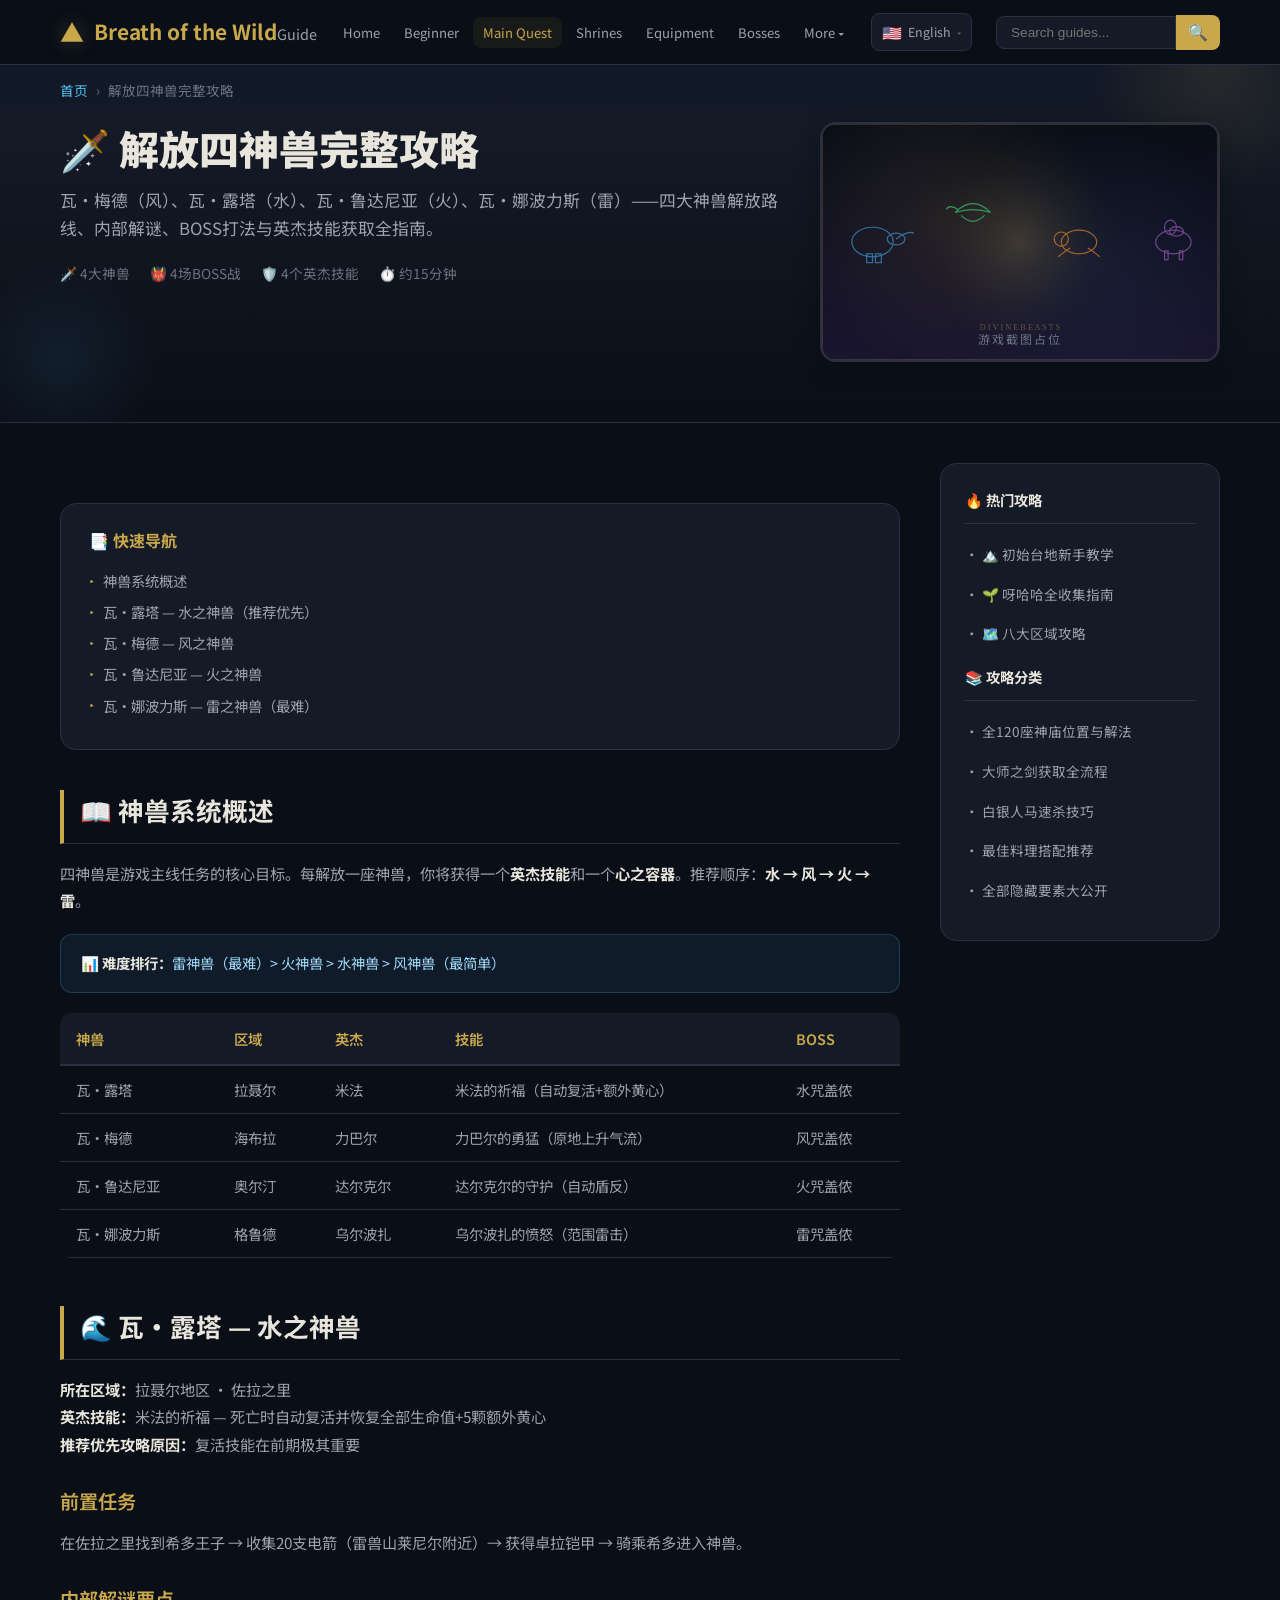
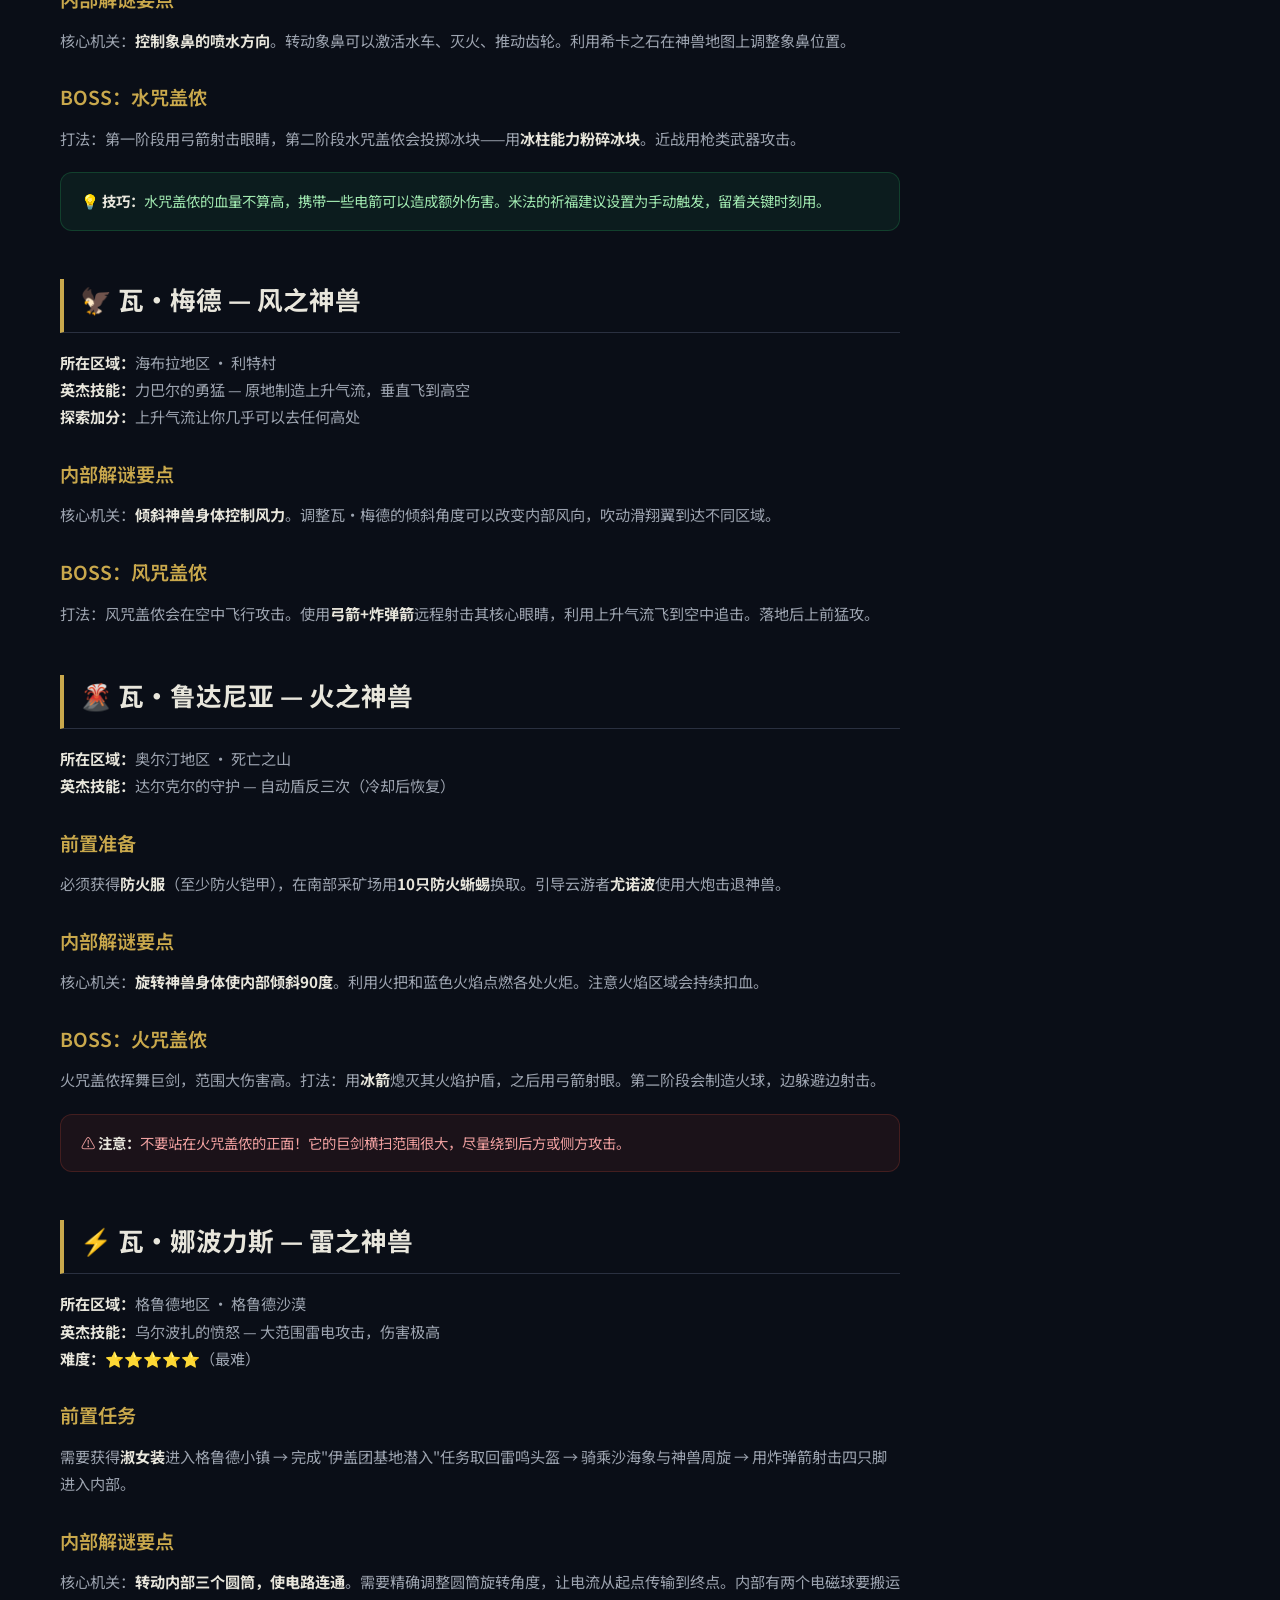
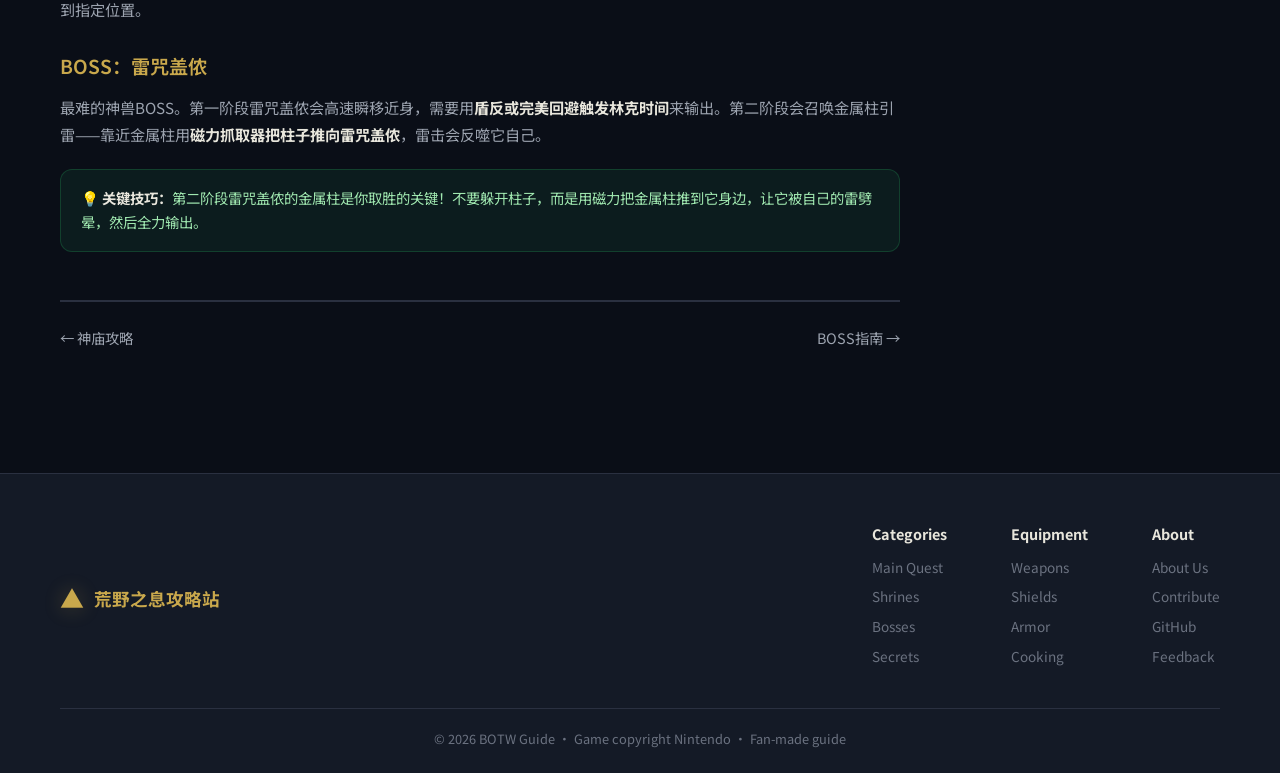
<file: guides/divine-beasts.html>
﻿<!DOCTYPE html>
<html lang="zh-CN">
<head>
  <meta charset="UTF-8">
  <meta name="viewport" content="width=device-width, initial-scale=1.0">
  <title>解放四神兽完整攻略 | 荒野之息攻略站</title>
  <meta name="description" content="塞尔达传说旷野之息四大神兽完整攻略 - 瓦·梅德、瓦·露塔、瓦·鲁达尼亚、瓦·娜波力斯攻略路线与BOSS打法">
  <link rel="stylesheet" href="../css/style.css">
  <link rel="stylesheet" href="../css/material.css">
  <link rel="stylesheet" href="../css/illustrations.css">
  <link rel="stylesheet" href="../css/guide.css">
  <link rel="preconnect" href="https://fonts.googleapis.com">
  <link href="https://fonts.googleapis.com/css2?family=Noto+Sans+SC:wght@300;400;500;700;900&display=swap" rel="stylesheet">
</head>
<body>
  <nav class="navbar">
    <div class="nav-container">
      <a href="../index.html" class="nav-logo">
        <span class="logo-icon">▲</span>
        <span class="logo-text"><span data-i18n="logo.text">荒野之息</span><span class="logo-sub" data-i18n="logo.sub">攻略站</span></span>
      </a>
      <ul class="nav-menu" id="navMenu">
        <li><a href="../index.html" class="nav-link" data-i18n="nav.home">首页</a></li>
        <li><a href="great-plateau.html" class="nav-link" data-i18n="nav.beginner">新手入门</a></li>
        <li><a href="divine-beasts.html" class="nav-link active" data-i18n="nav.main">主线攻略</a></li>
        <li><a href="shrines.html" class="nav-link" data-i18n="nav.shrines">神庙攻略</a></li>
        <li><a href="equipment.html" class="nav-link" data-i18n="nav.equipment">装备图鉴</a></li>
        <li><a href="bosses.html" class="nav-link" data-i18n="nav.bosses">BOSS指南</a></li>
        <li class="nav-dropdown">
          <a href="#" class="nav-link nav-more" data-i18n="nav.more">更多 ▾</a>
          <ul class="dropdown-menu">
            <li><a href="korok-seeds.html" data-i18n="nav.more_korok">🌱 呀哈哈全收集</a></li>
            <li><a href="cooking.html" data-i18n="nav.more_cooking">🍲 料理配方大全</a></li>
            <li><a href="secrets.html" data-i18n="nav.more_secrets">🔍 隐藏要素</a></li>
            <li><a href="regions.html" data-i18n="nav.more_regions">🗺️ 区域攻略</a>
            <li><a href="locations.html" data-i18n="nav.more_locations">📍 重要地点</a></li></li>
          </ul>
        </li>
      </ul>
      <div class="nav-search">
        <input type="text" data-i18n-placeholder="search" placeholder="搜索攻略..." id="searchInput">
        <button class="search-btn" id="searchBtn">🔍</button>
      </div>
      <button class="menu-toggle" id="menuToggle">☰</button>
    </div>
  </nav>

  <section class="guide-hero">
    <div class="guide-hero-inner">
      <div class="guide-breadcrumb">
        <a href="../index.html">首页</a> <span class="sep">›</span>
        <span>解放四神兽完整攻略</span>
      </div>
      <div class="guide-hero-content">
        <div class="guide-hero-text">
          <h1>🗡️ 解放四神兽完整攻略</h1>
          <p class="guide-desc">瓦·梅德（风）、瓦·露塔（水）、瓦·鲁达尼亚（火）、瓦·娜波力斯（雷）——四大神兽解放路线、内部解谜、BOSS打法与英杰技能获取全指南。</p>
          <div class="guide-meta-bar">
            <span>🗡️ 4大神兽</span>
            <span>👹 4场BOSS战</span>
            <span>🛡️ 4个英杰技能</span>
            <span>⏱️ 约15分钟</span>
          </div>
        </div>
        <div class="guide-hero-image"><img src="../images/divine-beasts.svg" alt="" style="width:100%;height:100%;object-fit:cover;position:absolute;inset:0">🗡️</div>
      </div>
    </div>
  </section>

  <div class="guide-layout">
    <main class="guide-main">
      <div class="guide-toc">
        <h3>📑 快速导航</h3>
        <ul>
          <li><a href="#section-overview">神兽系统概述</a></li>
          <li><a href="#section-ruta">瓦·露塔 — 水之神兽（推荐优先）</a></li>
          <li><a href="#section-medoh">瓦·梅德 — 风之神兽</a></li>
          <li><a href="#section-rudania">瓦·鲁达尼亚 — 火之神兽</a></li>
          <li><a href="#section-naboris">瓦·娜波力斯 — 雷之神兽（最难）</a></li>
        </ul>
      </div>

      <section class="guide-section" id="section-overview">
        <h2>📖 神兽系统概述</h2>
        <p>四神兽是游戏主线任务的核心目标。每解放一座神兽，你将获得一个<strong>英杰技能</strong>和一个<strong>心之容器</strong>。推荐顺序：<strong>水 → 风 → 火 → 雷</strong>。</p>

        <div class="guide-info">
          📊 <strong>难度排行：</strong>雷神兽（最难）> 火神兽 > 水神兽 > 风神兽（最简单）
        </div>

        <table class="guide-table">
          <tr><th>神兽</th><th>区域</th><th>英杰</th><th>技能</th><th>BOSS</th></tr>
          <tr><td>瓦·露塔</td><td>拉聂尔</td><td>米法</td><td>米法的祈福（自动复活+额外黄心）</td><td>水咒盖侬</td></tr>
          <tr><td>瓦·梅德</td><td>海布拉</td><td>力巴尔</td><td>力巴尔的勇猛（原地上升气流）</td><td>风咒盖侬</td></tr>
          <tr><td>瓦·鲁达尼亚</td><td>奥尔汀</td><td>达尔克尔</td><td>达尔克尔的守护（自动盾反）</td><td>火咒盖侬</td></tr>
          <tr><td>瓦·娜波力斯</td><td>格鲁德</td><td>乌尔波扎</td><td>乌尔波扎的愤怒（范围雷击）</td><td>雷咒盖侬</td></tr>
        </table>
      </section>

      <section class="guide-section" id="section-ruta">
        <h2>🌊 瓦·露塔 — 水之神兽</h2>
        <p><strong>所在区域：</strong>拉聂尔地区 · 佐拉之里<br>
        <strong>英杰技能：</strong>米法的祈福 — 死亡时自动复活并恢复全部生命值+5颗额外黄心<br>
        <strong>推荐优先攻略原因：</strong>复活技能在前期极其重要</p>

        <h3>前置任务</h3>
        <p>在佐拉之里找到希多王子 → 收集20支电箭（雷兽山莱尼尔附近）→ 获得卓拉铠甲 → 骑乘希多进入神兽。</p>

        <h3>内部解谜要点</h3>
        <p>核心机关：<strong>控制象鼻的喷水方向</strong>。转动象鼻可以激活水车、灭火、推动齿轮。利用希卡之石在神兽地图上调整象鼻位置。</p>

        <h3>BOSS：水咒盖侬</h3>
        <p>打法：第一阶段用弓箭射击眼睛，第二阶段水咒盖侬会投掷冰块——用<strong>冰柱能力粉碎冰块</strong>。近战用枪类武器攻击。</p>

        <div class="guide-tip">
          💡 <strong>技巧：</strong>水咒盖侬的血量不算高，携带一些电箭可以造成额外伤害。米法的祈福建议设置为手动触发，留着关键时刻用。
        </div>
      </section>

      <section class="guide-section" id="section-medoh">
        <h2>🦅 瓦·梅德 — 风之神兽</h2>
        <p><strong>所在区域：</strong>海布拉地区 · 利特村<br>
        <strong>英杰技能：</strong>力巴尔的勇猛 — 原地制造上升气流，垂直飞到高空<br>
        <strong>探索加分：</strong>上升气流让你几乎可以去任何高处</p>

        <h3>内部解谜要点</h3>
        <p>核心机关：<strong>倾斜神兽身体控制风力</strong>。调整瓦·梅德的倾斜角度可以改变内部风向，吹动滑翔翼到达不同区域。</p>

        <h3>BOSS：风咒盖侬</h3>
        <p>打法：风咒盖侬会在空中飞行攻击。使用<strong>弓箭+炸弹箭</strong>远程射击其核心眼睛，利用上升气流飞到空中追击。落地后上前猛攻。</p>
      </section>

      <section class="guide-section" id="section-rudania">
        <h2>🌋 瓦·鲁达尼亚 — 火之神兽</h2>
        <p><strong>所在区域：</strong>奥尔汀地区 · 死亡之山<br>
        <strong>英杰技能：</strong>达尔克尔的守护 — 自动盾反三次（冷却后恢复）</p>

        <h3>前置准备</h3>
        <p>必须获得<strong>防火服</strong>（至少防火铠甲），在南部采矿场用<strong>10只防火蜥蜴</strong>换取。引导云游者<strong>尤诺波</strong>使用大炮击退神兽。</p>

        <h3>内部解谜要点</h3>
        <p>核心机关：<strong>旋转神兽身体使内部倾斜90度</strong>。利用火把和蓝色火焰点燃各处火炬。注意火焰区域会持续扣血。</p>

        <h3>BOSS：火咒盖侬</h3>
        <p>火咒盖侬挥舞巨剑，范围大伤害高。打法：用<strong>冰箭</strong>熄灭其火焰护盾，之后用弓箭射眼。第二阶段会制造火球，边躲避边射击。</p>

        <div class="guide-warning">
          ⚠️ <strong>注意：</strong>不要站在火咒盖侬的正面！它的巨剑横扫范围很大，尽量绕到后方或侧方攻击。
        </div>
      </section>

      <section class="guide-section" id="section-naboris">
        <h2>⚡ 瓦·娜波力斯 — 雷之神兽</h2>
        <p><strong>所在区域：</strong>格鲁德地区 · 格鲁德沙漠<br>
        <strong>英杰技能：</strong>乌尔波扎的愤怒 — 大范围雷电攻击，伤害极高<br>
        <strong>难度：</strong>⭐⭐⭐⭐⭐（最难）</p>

        <h3>前置任务</h3>
        <p>需要获得<strong>淑女装</strong>进入格鲁德小镇 → 完成"伊盖团基地潜入"任务取回雷鸣头盔 → 骑乘沙海象与神兽周旋 → 用炸弹箭射击四只脚进入内部。</p>

        <h3>内部解谜要点</h3>
        <p>核心机关：<strong>转动内部三个圆筒，使电路连通</strong>。需要精确调整圆筒旋转角度，让电流从起点传输到终点。内部有两个电磁球要搬运到指定位置。</p>

        <h3>BOSS：雷咒盖侬</h3>
        <p>最难的神兽BOSS。第一阶段雷咒盖侬会高速瞬移近身，需要用<strong>盾反或完美回避触发林克时间</strong>来输出。第二阶段会召唤金属柱引雷——靠近金属柱用<strong>磁力抓取器把柱子推向雷咒盖侬</strong>，雷击会反噬它自己。</p>

        <div class="guide-tip">
          💡 <strong>关键技巧：</strong>第二阶段雷咒盖侬的金属柱是你取胜的关键！不要躲开柱子，而是用磁力把金属柱推到它身边，让它被自己的雷劈晕，然后全力输出。
        </div>
      </section>

      <div class="guide-footer-nav">
        <a href="shrines.html" class="footer-prev">← 神庙攻略</a>
        <a href="bosses.html" class="footer-next">BOSS指南 →</a>
      </div>
    </main>

    <aside class="guide-sidebar">
      <div class="sidebar-card">
        <h4>🔥 热门攻略</h4>
                <ul>
                  <li><a href="great-plateau.html">· 🏔️ 初始台地新手教学</a></li>
                  <li><a href="korok-seeds.html">· 🌱 呀哈哈全收集指南</a></li>
                  <li><a href="regions.html">· 🗺️ 八大区域攻略</a></li>
                </ul>
                <h4 style="margin-top:16px">📚 攻略分类</h4>
        <ul>
          <li><a href="shrines.html">· 全120座神庙位置与解法</a></li>
          <li><a href="equipment.html">· 大师之剑获取全流程</a></li>
          <li><a href="bosses.html">· 白银人马速杀技巧</a></li>
          <li><a href="cooking.html">· 最佳料理搭配推荐</a></li>
          <li><a href="secrets.html">· 全部隐藏要素大公开</a></li>
        </ul>
      </div>
    </aside>
  </div>

  <footer class="footer">
    <div class="container">
      <div class="footer-content">
        <div class="footer-brand">
          <span class="logo-icon">▲</span>
          <span>荒野之息攻略站</span>
        </div>
        <div class="footer-links">
          <div class="footer-col"><h4 data-i18n="footer.guides">攻略分类</h4><a href="divine-beasts.html" data-i18n="footer.main_quest">主线任务</a><a href="shrines.html" data-i18n="footer.shrines_quest">神庙攻略</a><a href="bosses.html" data-i18n="footer.bosses_quest">BOSS指南</a><a href="secrets.html" data-i18n="footer.secrets_quest">隐藏要素</a></div>
          <div class="footer-col"><h4 data-i18n="footer.equipment">装备系统</h4><a href="equipment.html" data-i18n="footer.weapons">武器图鉴</a><a href="equipment.html" data-i18n="footer.shields">盾牌图鉴</a><a href="equipment.html" data-i18n="footer.armor">防具套装</a><a href="cooking.html" data-i18n="footer.cooking_footer">料理配方</a></div>
          <div class="footer-col"><h4 data-i18n="footer.about_site">关于本站</h4><a href="../index.html" data-i18n="footer.about_us">关于我们</a><a href="../about.html#contribute" data-i18n="footer.contribute">贡献攻略</a><a href="#" data-i18n="footer.github">GitHub</a><a href="../about.html#feedback" data-i18n="footer.feedback">反馈建议</a></div>
        </div>
      </div>
      <div class="footer-bottom"><p data-i18n="footer.copyright">© 2026 荒野之息攻略站 · 游戏版权归任天堂所有 · 本站为玩家自发攻略分享</p></div>
    </div>
  </footer>

  <script src="../js/i18n.js"></script>
  <script src="../js/main.js"></script>
</body>
</html>
</file>
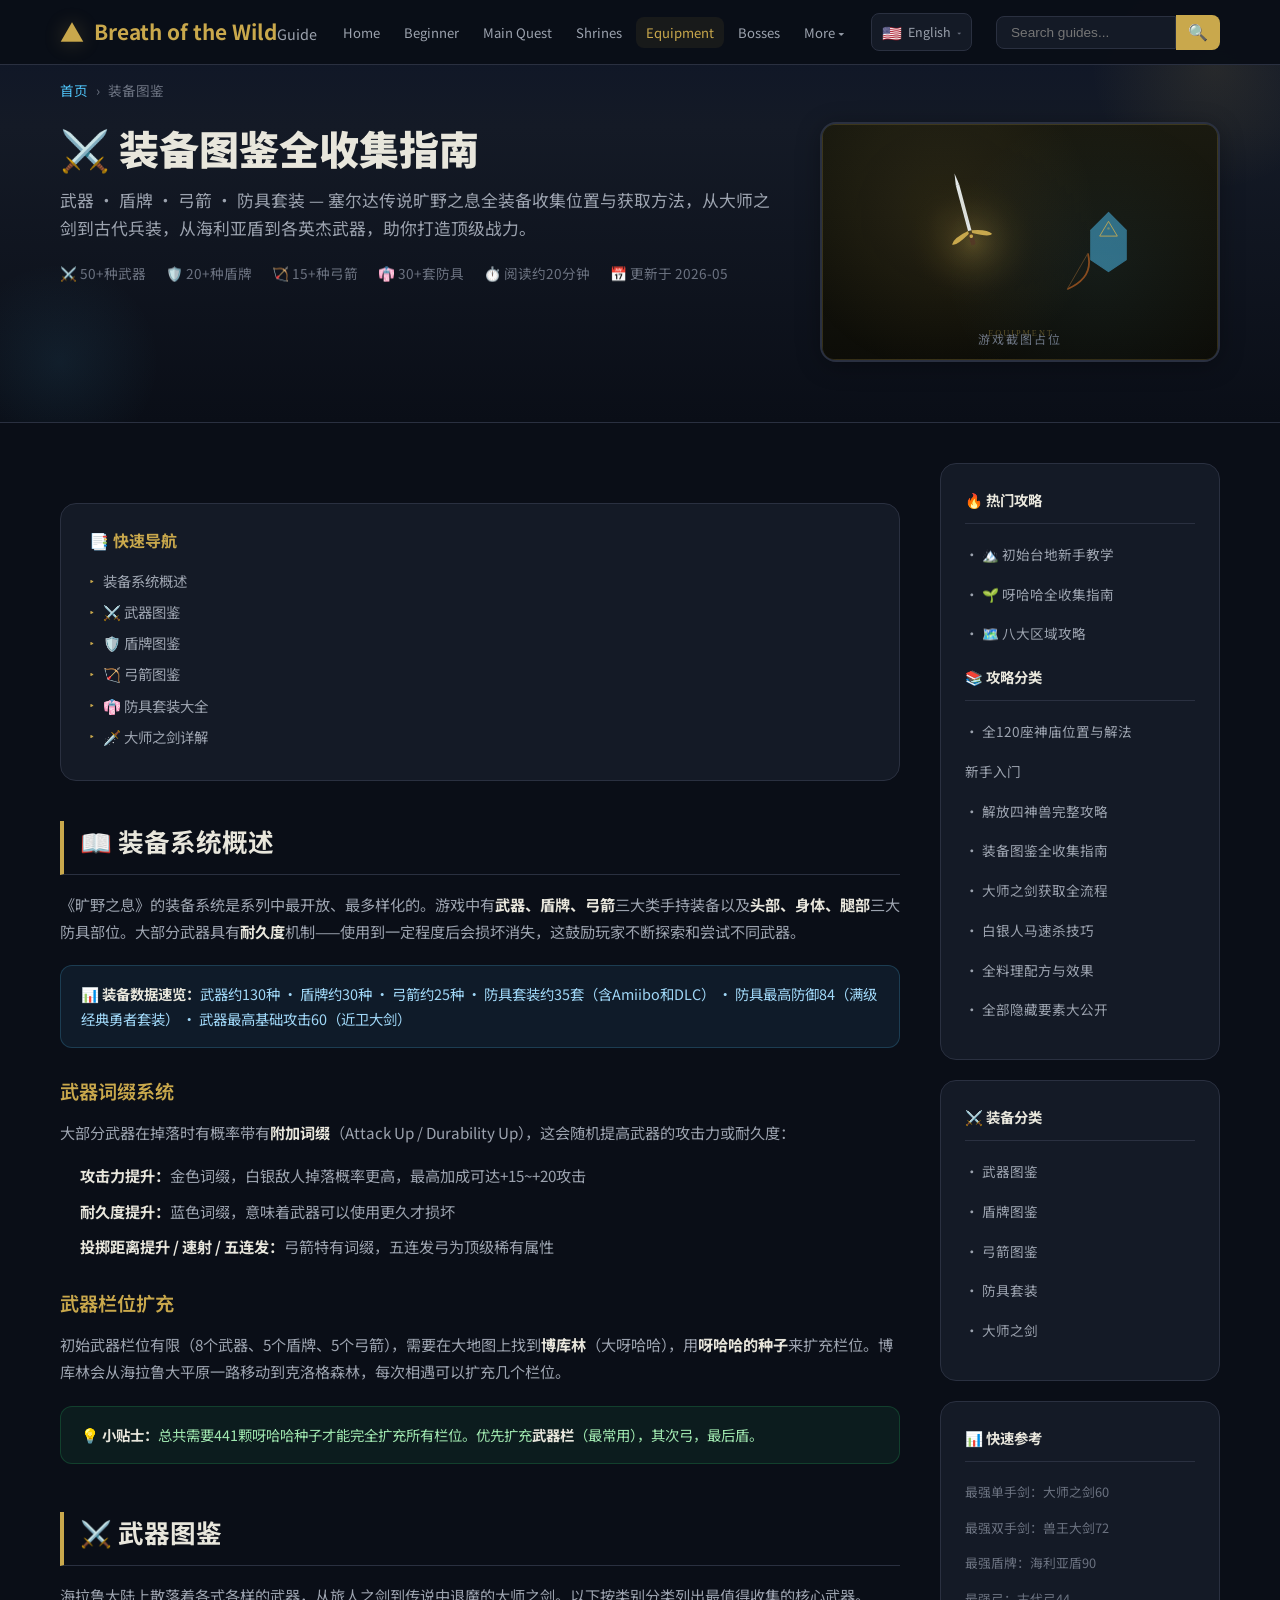
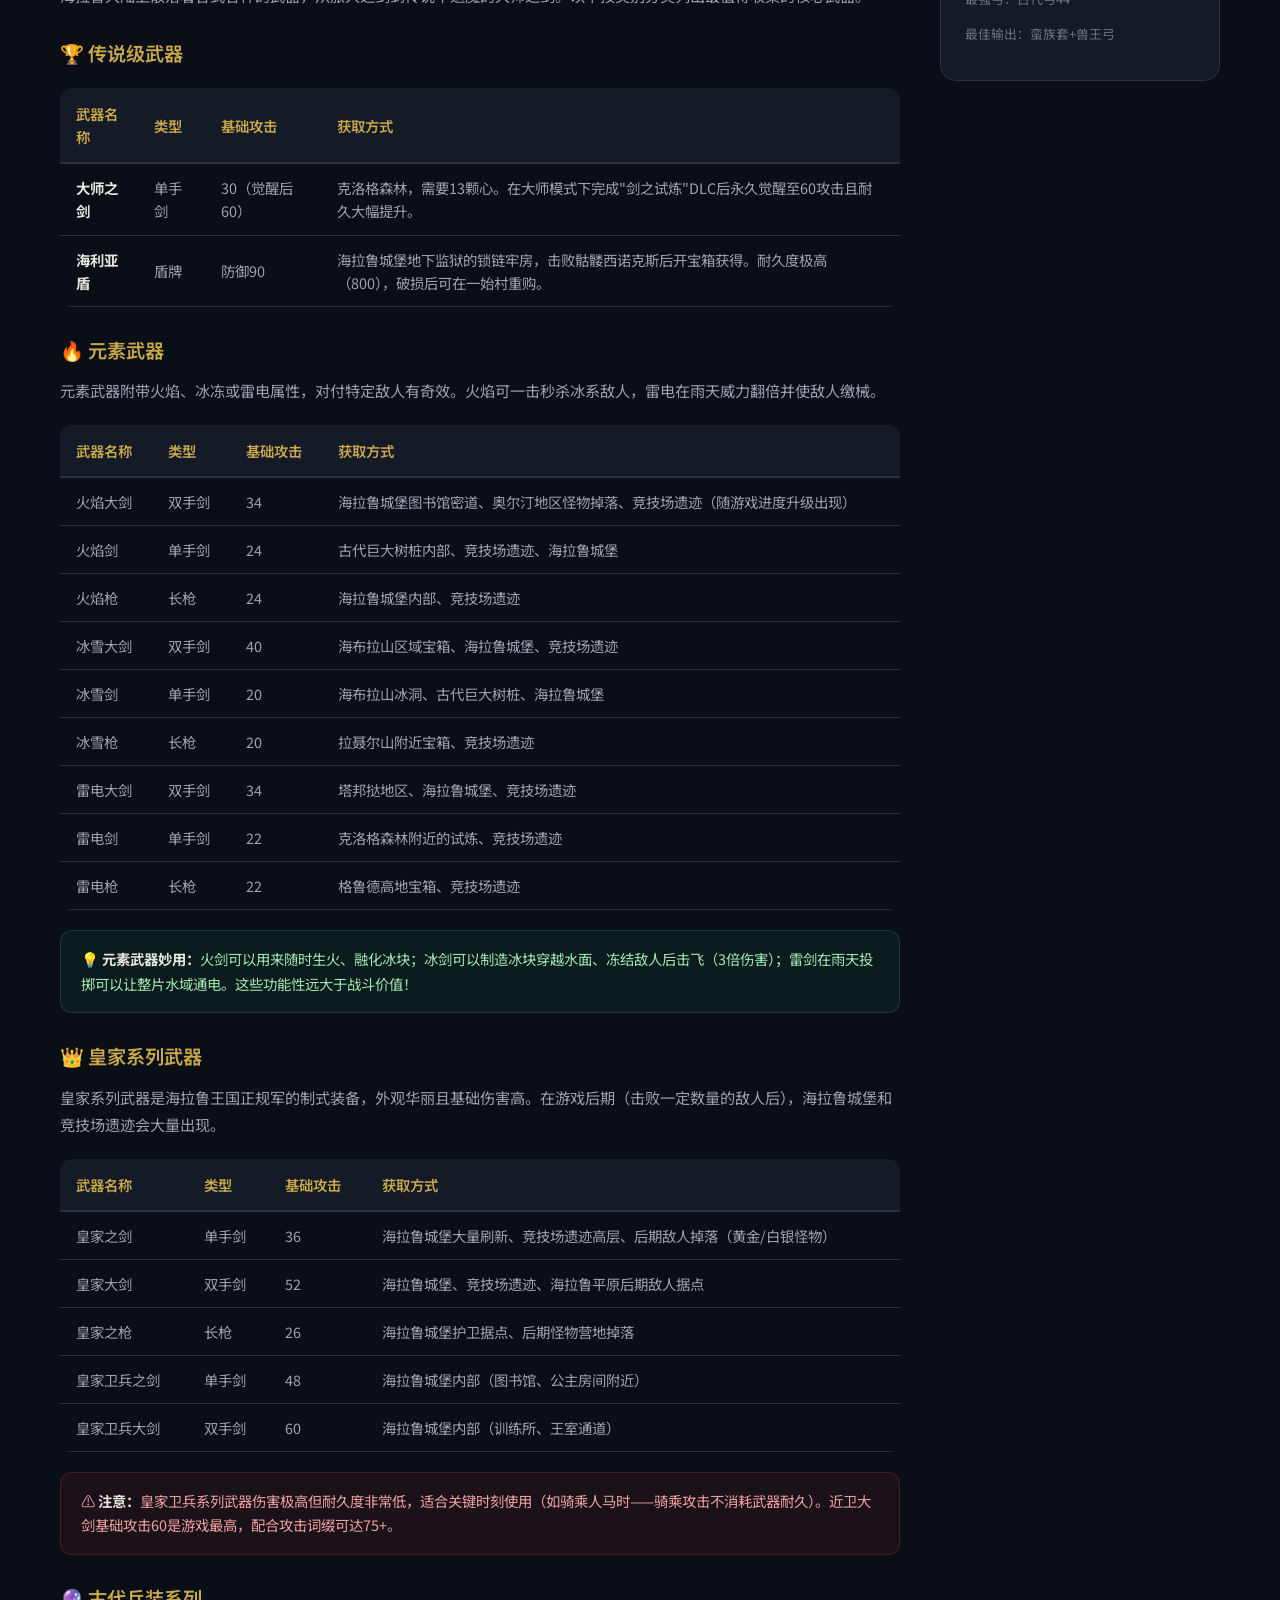
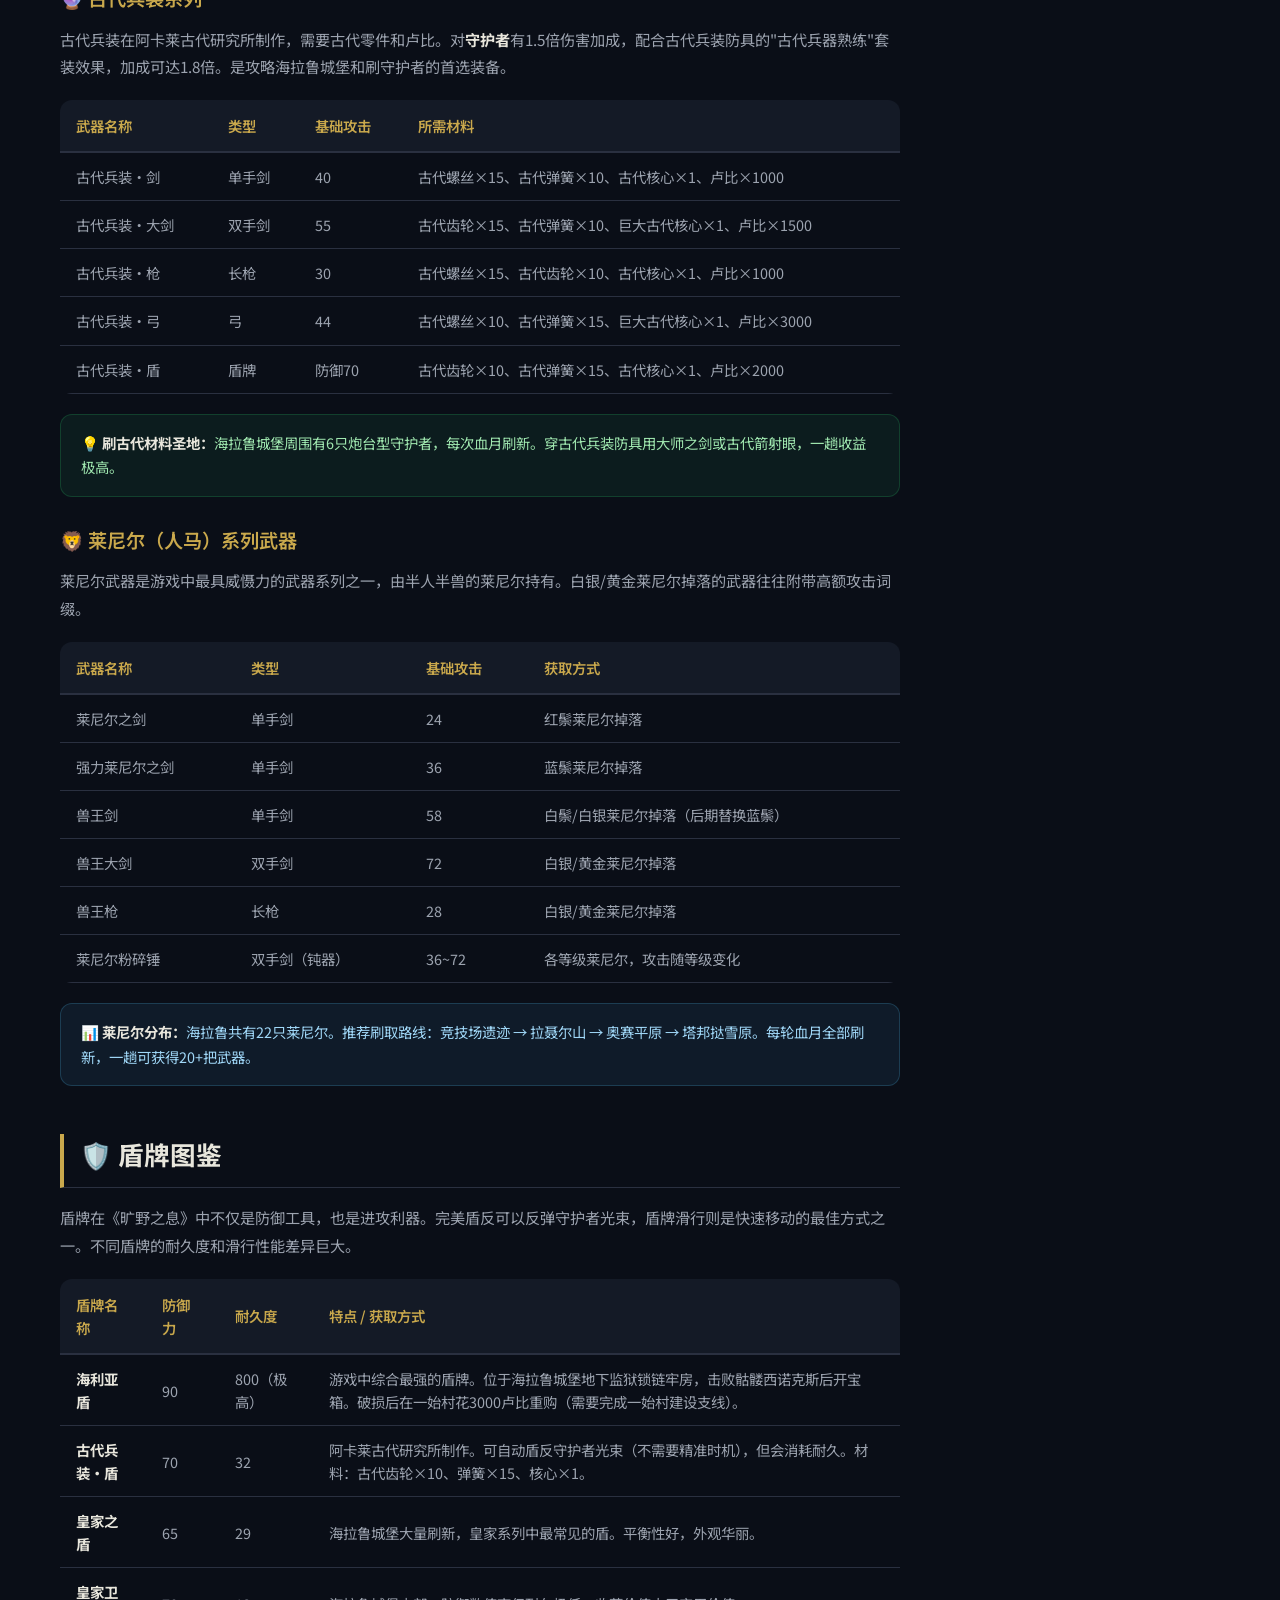
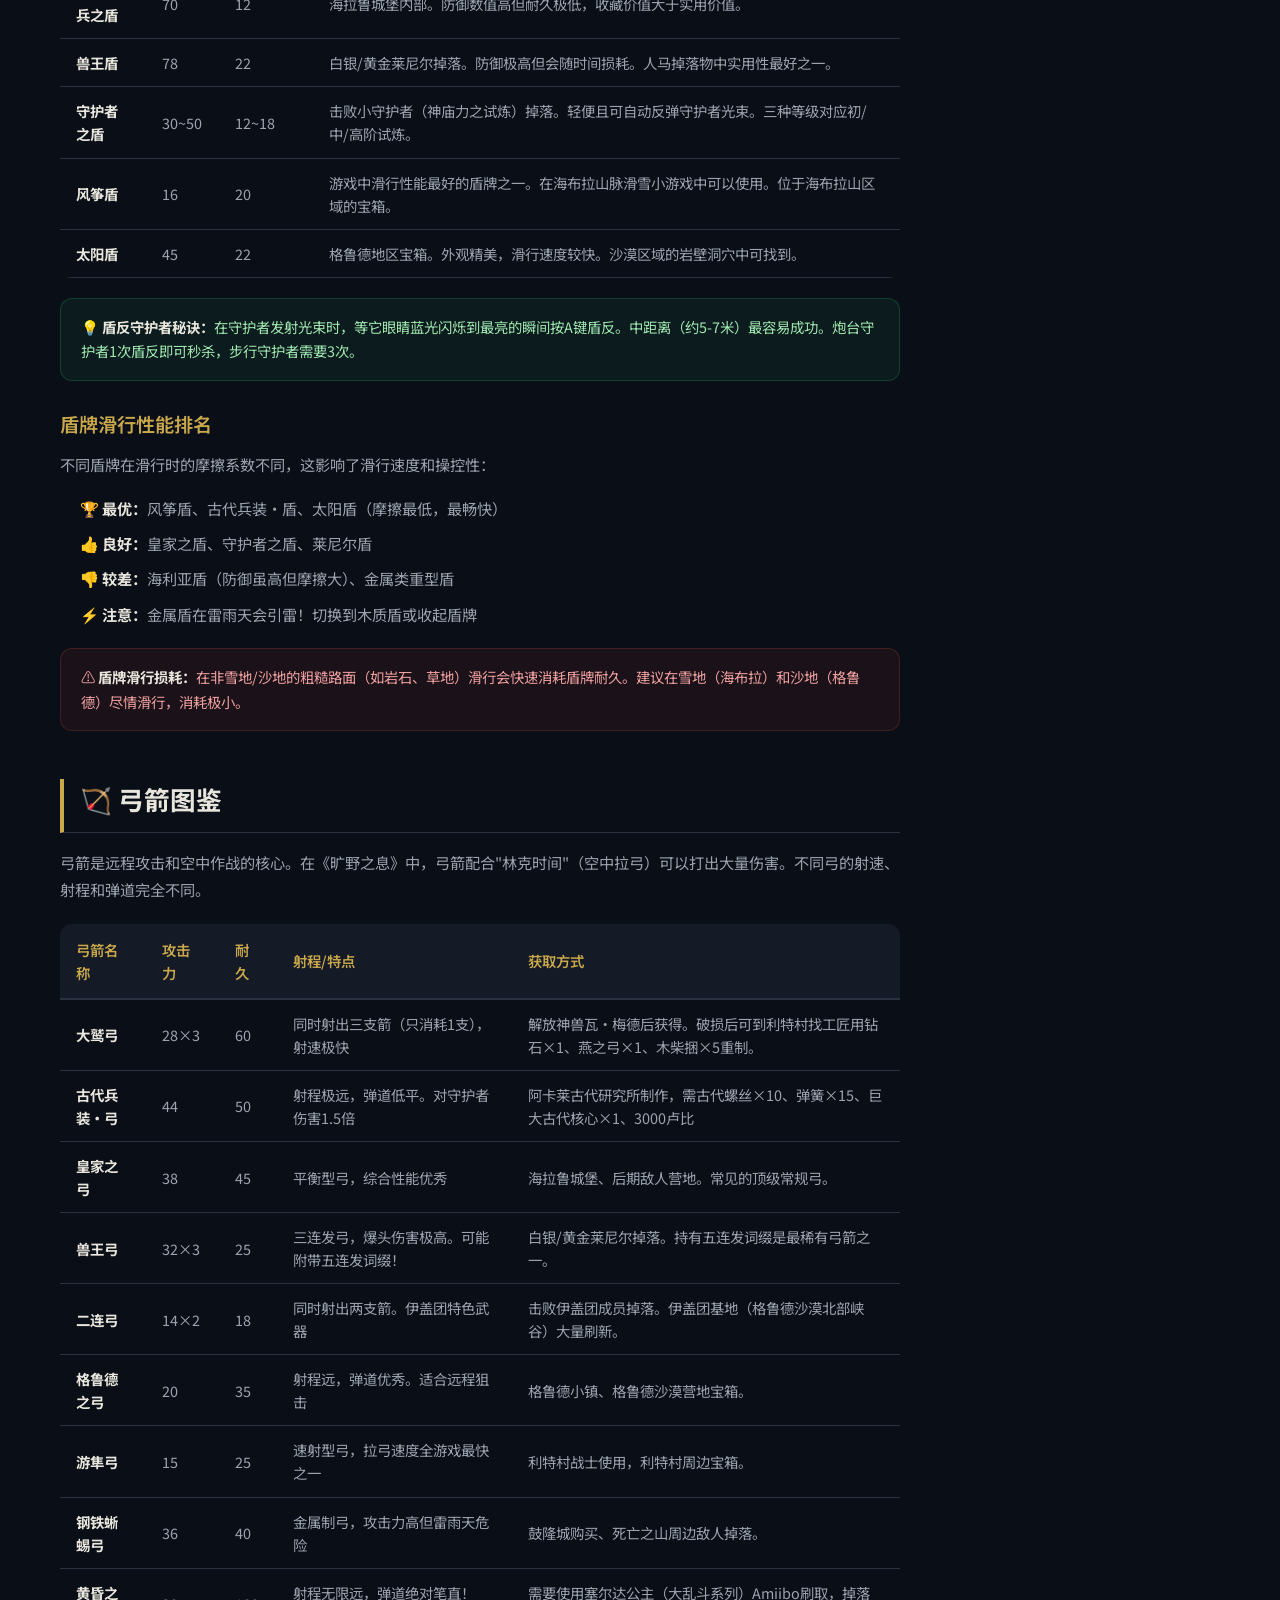
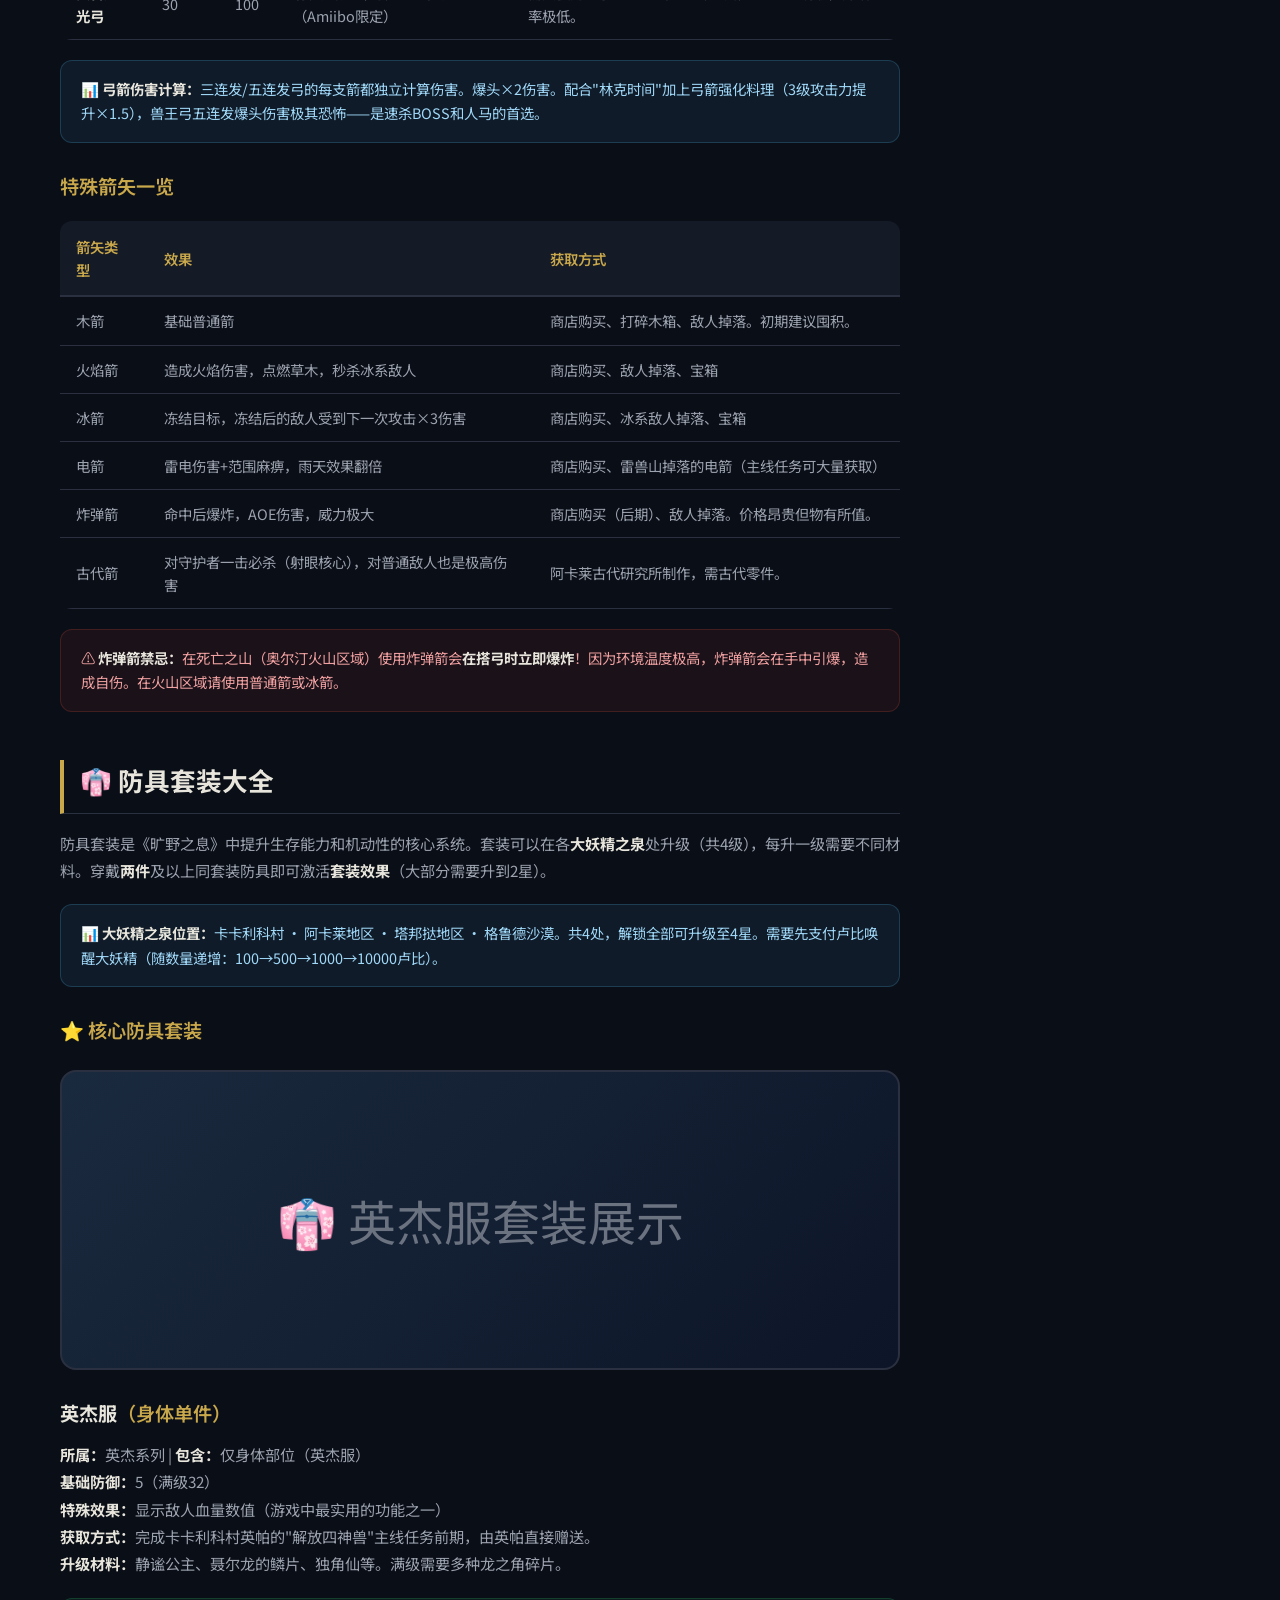
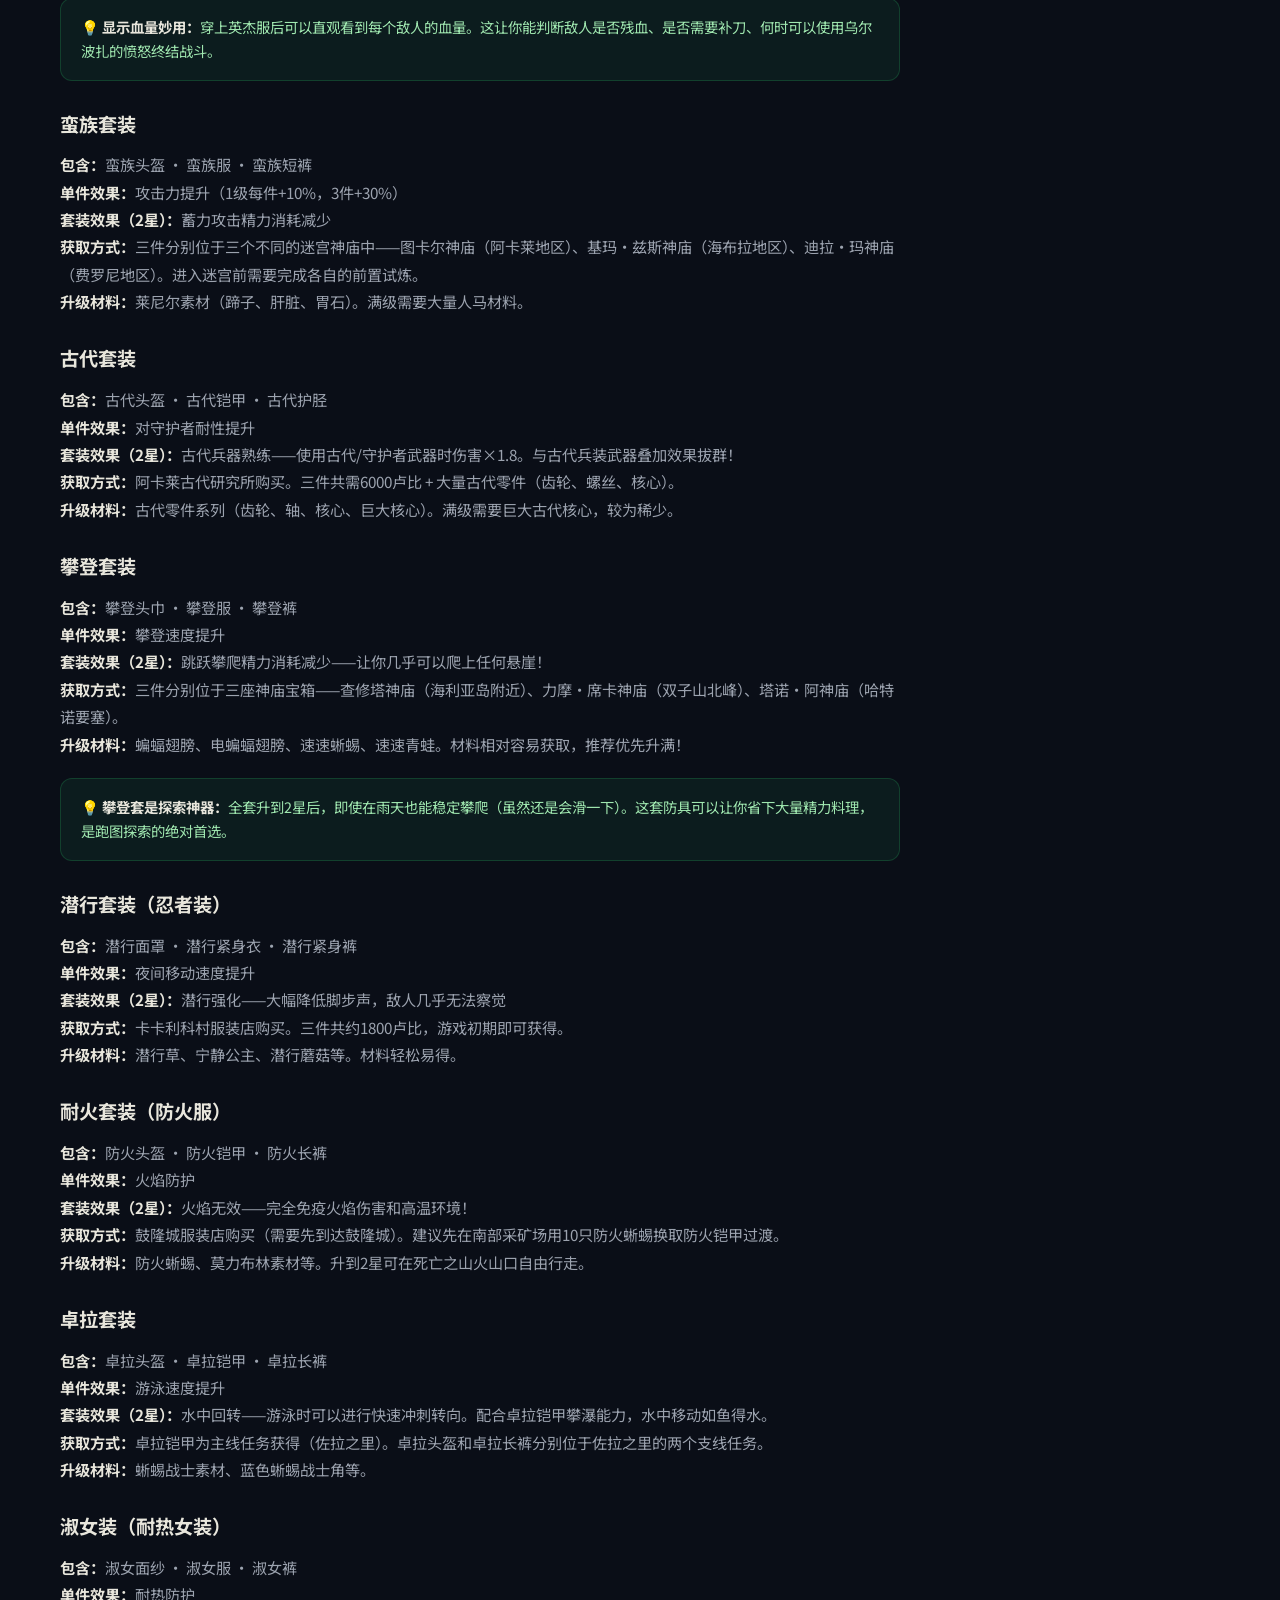
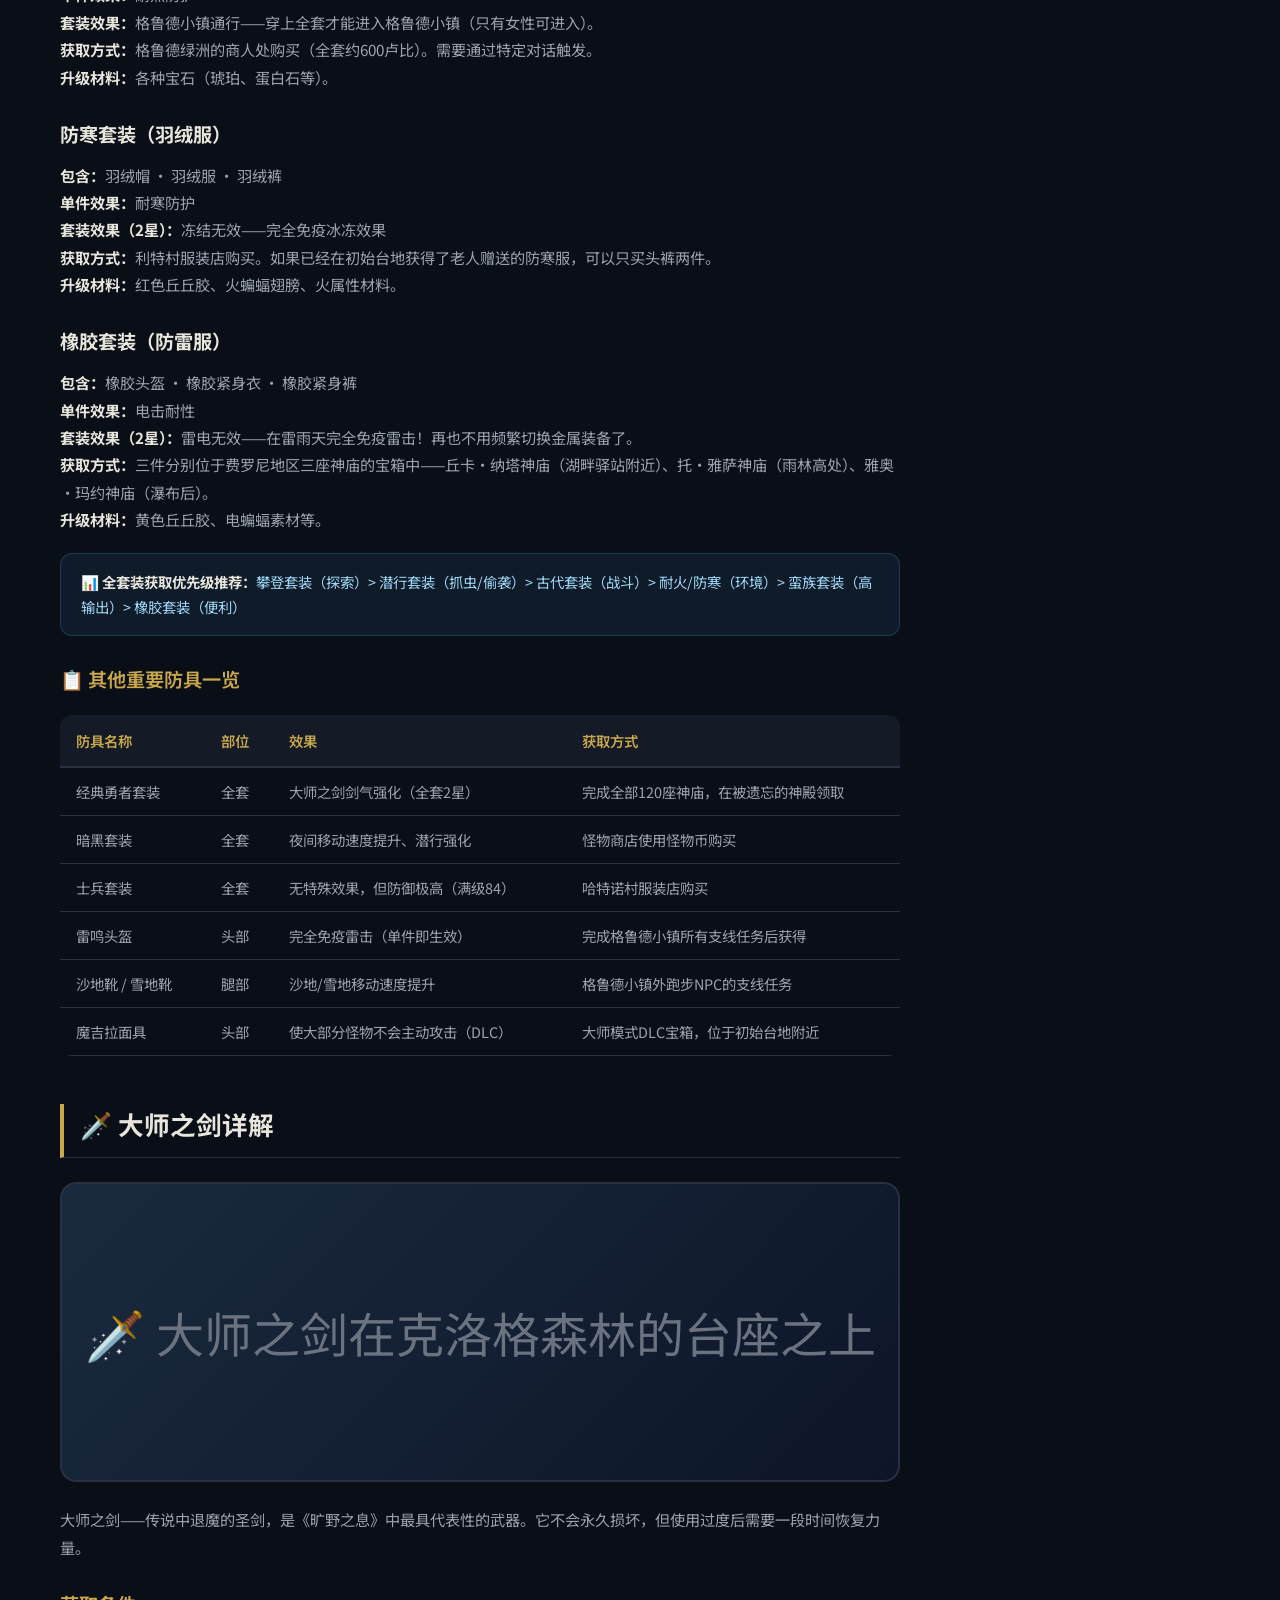
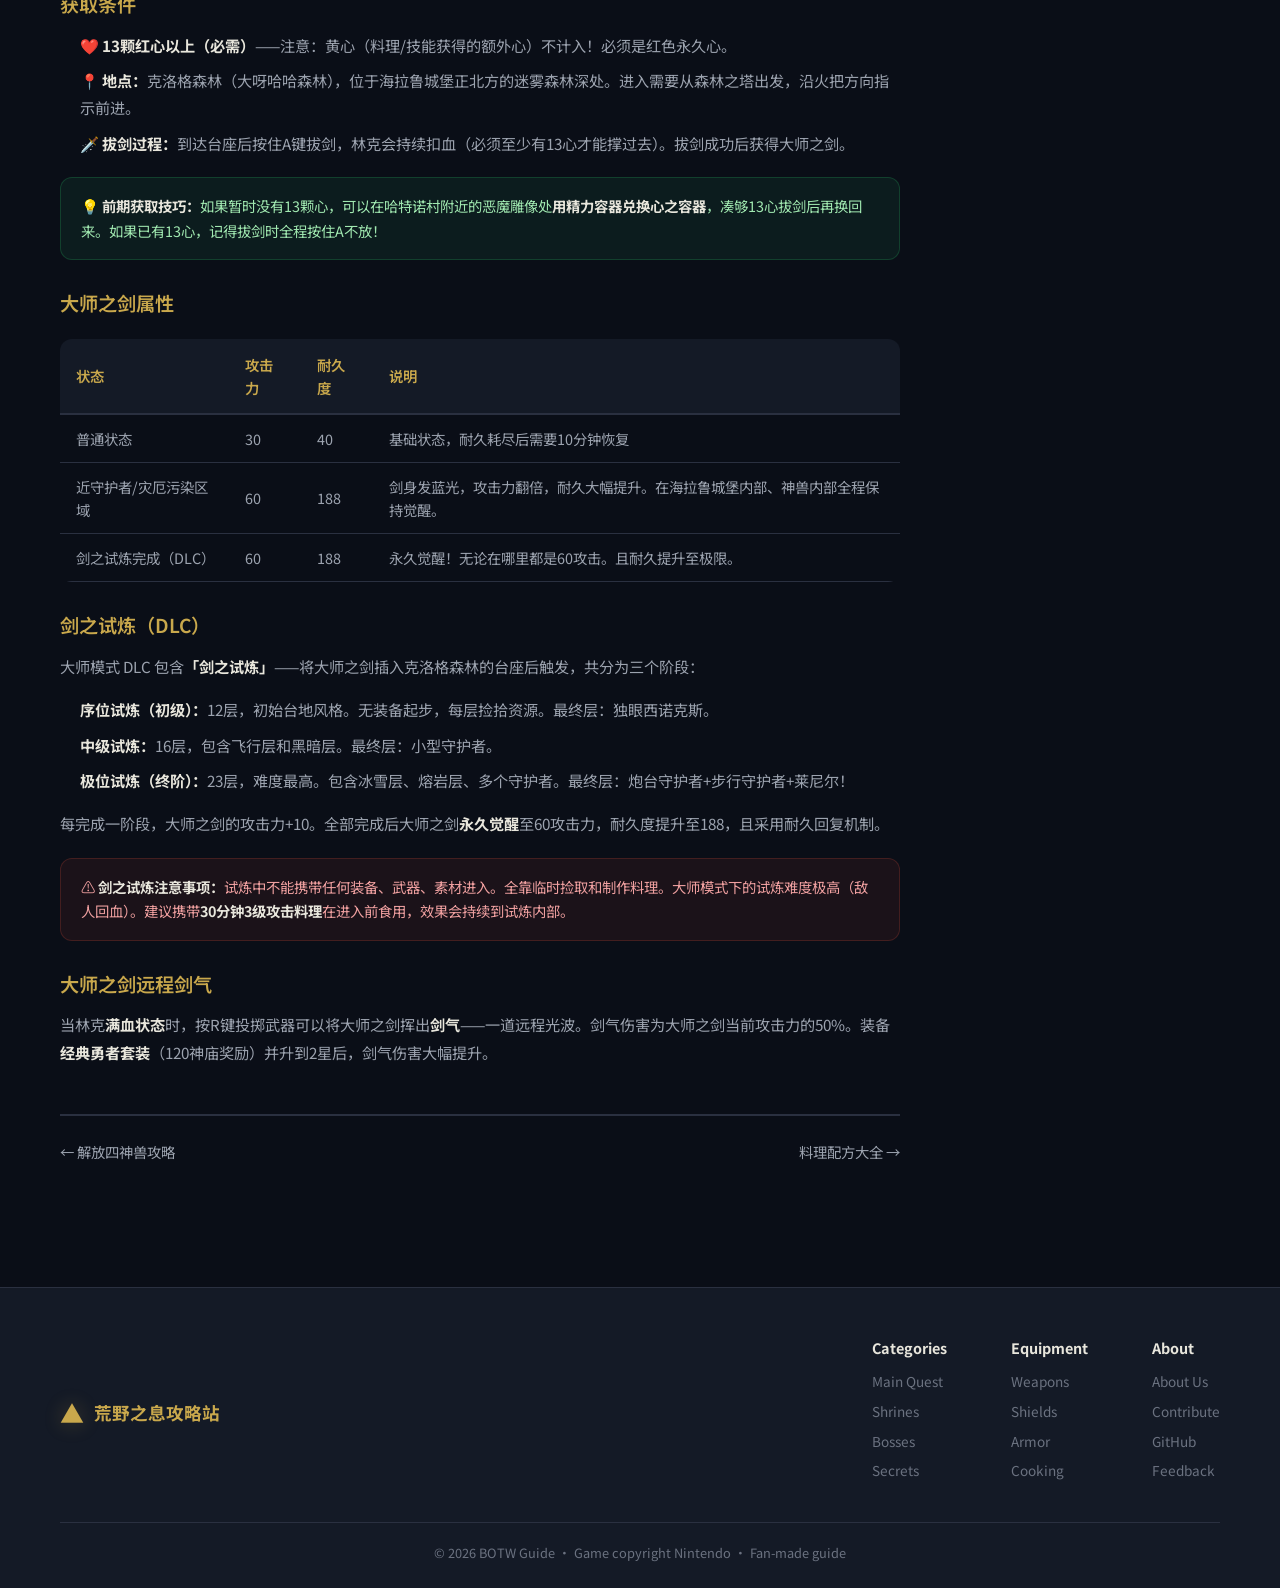
<file: guides/equipment.html>
﻿<!DOCTYPE html>
<html lang="zh-CN">
<head>
  <meta charset="UTF-8">
  <meta name="viewport" content="width=device-width, initial-scale=1.0">
  <title>装备图鉴全收集指南 | 荒野之息攻略站</title>
  <meta name="description" content="塞尔达传说旷野之息全装备收集攻略 — 武器、盾牌、弓箭、防具套装完整图鉴，含获取方法和属性数据">
  <link rel="stylesheet" href="../css/style.css">
  <link rel="stylesheet" href="../css/material.css">
  <link rel="stylesheet" href="../css/illustrations.css">
  <link rel="stylesheet" href="../css/guide.css">
  <link rel="preconnect" href="https://fonts.googleapis.com">
  <link href="https://fonts.googleapis.com/css2?family=Noto+Sans+SC:wght@300;400;500;700;900&display=swap" rel="stylesheet">
</head>
<body>
  <!-- 导航栏 -->
  <nav class="navbar">
    <div class="nav-container">
      <a href="../index.html" class="nav-logo">
        <span class="logo-icon">▲</span>
        <span class="logo-text"><span data-i18n="logo.text">荒野之息</span><span class="logo-sub" data-i18n="logo.sub">攻略站</span></span>
      </a>
      <ul class="nav-menu" id="navMenu">
        <li><a href="../index.html" class="nav-link" data-i18n="nav.home">首页</a></li>
        <li><a href="great-plateau.html" class="nav-link" data-i18n="nav.beginner">新手入门</a></li>
        <li><a href="divine-beasts.html" class="nav-link" data-i18n="nav.main">主线攻略</a></li>
        <li><a href="shrines.html" class="nav-link" data-i18n="nav.shrines">神庙攻略</a></li>
        <li><a href="equipment.html" class="nav-link active" data-i18n="nav.equipment">装备图鉴</a></li>
        <li><a href="bosses.html" class="nav-link" data-i18n="nav.bosses">BOSS指南</a></li>
        <li class="nav-dropdown">
          <a href="#" class="nav-link nav-more" data-i18n="nav.more">更多 ▾</a>
          <ul class="dropdown-menu">
            <li><a href="korok-seeds.html" data-i18n="nav.more_korok">🌱 呀哈哈全收集</a></li>
            <li><a href="cooking.html" data-i18n="nav.more_cooking">🍲 料理配方大全</a></li>
            <li><a href="secrets.html" data-i18n="nav.more_secrets">🔍 隐藏要素</a></li>
            <li><a href="regions.html" data-i18n="nav.more_regions">🗺️ 区域攻略</a>
            <li><a href="locations.html" data-i18n="nav.more_locations">📍 重要地点</a></li></li>
          </ul>
        </li>
      </ul>
      <div class="nav-search">
        <input type="text" data-i18n-placeholder="search" placeholder="搜索攻略..." id="searchInput">
        <button class="search-btn" id="searchBtn">🔍</button>
      </div>
      <button class="menu-toggle" id="menuToggle">☰</button>
    </div>
  </nav>

  <!-- 攻略头部 -->
  <section class="guide-hero">
    <div class="guide-hero-inner">
      <div class="guide-breadcrumb">
        <a href="../index.html">首页</a> <span class="sep">›</span>
        <span>装备图鉴</span>
      </div>
      <div class="guide-hero-content">
        <div class="guide-hero-text">
          <h1>⚔️ 装备图鉴全收集指南</h1>
          <p class="guide-desc">武器 · 盾牌 · 弓箭 · 防具套装 — 塞尔达传说旷野之息全装备收集位置与获取方法，从大师之剑到古代兵装，从海利亚盾到各英杰武器，助你打造顶级战力。</p>
          <div class="guide-meta-bar">
            <span>⚔️ 50+种武器</span>
            <span>🛡️ 20+种盾牌</span>
            <span>🏹 15+种弓箭</span>
            <span>👘 30+套防具</span>
            <span>⏱️ 阅读约20分钟</span>
            <span>📅 更新于 2026-05</span>
          </div>
        </div>
        <div class="guide-hero-image"><img src="../images/equipment-scene.svg" alt="" style="width:100%;height:100%;object-fit:cover;position:absolute;inset:0">⚔️</div>
      </div>
    </div>
  </section>

  <div class="guide-layout">
    <!-- 主内容 -->
    <main class="guide-main">
      <!-- 目录 -->
      <div class="guide-toc">
        <h3>📑 快速导航</h3>
        <ul>
          <li><a href="#section-overview">装备系统概述</a></li>
          <li><a href="#section-weapons">⚔️ 武器图鉴</a></li>
          <li><a href="#section-shields">🛡️ 盾牌图鉴</a></li>
          <li><a href="#section-bows">🏹 弓箭图鉴</a></li>
          <li><a href="#section-armor">👘 防具套装大全</a></li>
          <li><a href="#section-master-sword">🗡️ 大师之剑详解</a></li>
        </ul>
      </div>

      <!-- 概述 -->
      <section class="guide-section" id="section-overview">
        <h2>📖 装备系统概述</h2>
        <p>《旷野之息》的装备系统是系列中最开放、最多样化的。游戏中有<strong>武器、盾牌、弓箭</strong>三大类手持装备以及<strong>头部、身体、腿部</strong>三大防具部位。大部分武器具有<strong>耐久度</strong>机制——使用到一定程度后会损坏消失，这鼓励玩家不断探索和尝试不同武器。</p>

        <div class="guide-info">
          📊 <strong>装备数据速览：</strong>武器约130种 · 盾牌约30种 · 弓箭约25种 · 防具套装约35套（含Amiibo和DLC） · 防具最高防御84（满级经典勇者套装） · 武器最高基础攻击60（近卫大剑）
        </div>

        <h3>武器词缀系统</h3>
        <p>大部分武器在掉落时有概率带有<strong>附加词缀</strong>（Attack Up / Durability Up），这会随机提高武器的攻击力或耐久度：</p>
        <ul>
          <li><strong>攻击力提升：</strong>金色词缀，白银敌人掉落概率更高，最高加成可达+15~+20攻击</li>
          <li><strong>耐久度提升：</strong>蓝色词缀，意味着武器可以使用更久才损坏</li>
          <li><strong>投掷距离提升 / 速射 / 五连发：</strong>弓箭特有词缀，五连发弓为顶级稀有属性</li>
        </ul>

        <h3>武器栏位扩充</h3>
        <p>初始武器栏位有限（8个武器、5个盾牌、5个弓箭），需要在大地图上找到<strong>博库林</strong>（大呀哈哈），用<strong>呀哈哈的种子</strong>来扩充栏位。博库林会从海拉鲁大平原一路移动到克洛格森林，每次相遇可以扩充几个栏位。</p>

        <div class="guide-tip">
          💡 <strong>小贴士：</strong>总共需要441颗呀哈哈种子才能完全扩充所有栏位。优先扩充<strong>武器栏</strong>（最常用），其次弓，最后盾。
        </div>
      </section>

      <!-- 武器图鉴 -->
      <section class="guide-section" id="section-weapons">
        <h2>⚔️ 武器图鉴</h2>
        <p>海拉鲁大陆上散落着各式各样的武器，从旅人之剑到传说中退魔的大师之剑。以下按类别分类列出最值得收集的核心武器。</p>

        <h3>🏆 传说级武器</h3>

        <table class="guide-table">
          <tr><th>武器名称</th><th>类型</th><th>基础攻击</th><th>获取方式</th></tr>
          <tr>
            <td><strong>大师之剑</strong></td>
            <td>单手剑</td>
            <td>30（觉醒后60）</td>
            <td>克洛格森林，需要13颗心。在大师模式下完成"剑之试炼"DLC后永久觉醒至60攻击且耐久大幅提升。</td>
          </tr>
          <tr>
            <td><strong>海利亚盾</strong></td>
            <td>盾牌</td>
            <td>防御90</td>
            <td>海拉鲁城堡地下监狱的锁链牢房，击败骷髅西诺克斯后开宝箱获得。耐久度极高（800），破损后可在一始村重购。</td>
          </tr>
        </table>

        <h3>🔥 元素武器</h3>
        <p>元素武器附带火焰、冰冻或雷电属性，对付特定敌人有奇效。火焰可一击秒杀冰系敌人，雷电在雨天威力翻倍并使敌人缴械。</p>

        <table class="guide-table">
          <tr><th>武器名称</th><th>类型</th><th>基础攻击</th><th>获取方式</th></tr>
          <tr><td>火焰大剑</td><td>双手剑</td><td>34</td><td>海拉鲁城堡图书馆密道、奥尔汀地区怪物掉落、竞技场遗迹（随游戏进度升级出现）</td></tr>
          <tr><td>火焰剑</td><td>单手剑</td><td>24</td><td>古代巨大树桩内部、竞技场遗迹、海拉鲁城堡</td></tr>
          <tr><td>火焰枪</td><td>长枪</td><td>24</td><td>海拉鲁城堡内部、竞技场遗迹</td></tr>
          <tr><td>冰雪大剑</td><td>双手剑</td><td>40</td><td>海布拉山区域宝箱、海拉鲁城堡、竞技场遗迹</td></tr>
          <tr><td>冰雪剑</td><td>单手剑</td><td>20</td><td>海布拉山冰洞、古代巨大树桩、海拉鲁城堡</td></tr>
          <tr><td>冰雪枪</td><td>长枪</td><td>20</td><td>拉聂尔山附近宝箱、竞技场遗迹</td></tr>
          <tr><td>雷电大剑</td><td>双手剑</td><td>34</td><td>塔邦挞地区、海拉鲁城堡、竞技场遗迹</td></tr>
          <tr><td>雷电剑</td><td>单手剑</td><td>22</td><td>克洛格森林附近的试炼、竞技场遗迹</td></tr>
          <tr><td>雷电枪</td><td>长枪</td><td>22</td><td>格鲁德高地宝箱、竞技场遗迹</td></tr>
        </table>

        <div class="guide-tip">
          💡 <strong>元素武器妙用：</strong>火剑可以用来随时生火、融化冰块；冰剑可以制造冰块穿越水面、冻结敌人后击飞（3倍伤害）；雷剑在雨天投掷可以让整片水域通电。这些功能性远大于战斗价值！
        </div>

        <h3>👑 皇家系列武器</h3>
        <p>皇家系列武器是海拉鲁王国正规军的制式装备，外观华丽且基础伤害高。在游戏后期（击败一定数量的敌人后），海拉鲁城堡和竞技场遗迹会大量出现。</p>

        <table class="guide-table">
          <tr><th>武器名称</th><th>类型</th><th>基础攻击</th><th>获取方式</th></tr>
          <tr><td>皇家之剑</td><td>单手剑</td><td>36</td><td>海拉鲁城堡大量刷新、竞技场遗迹高层、后期敌人掉落（黄金/白银怪物）</td></tr>
          <tr><td>皇家大剑</td><td>双手剑</td><td>52</td><td>海拉鲁城堡、竞技场遗迹、海拉鲁平原后期敌人据点</td></tr>
          <tr><td>皇家之枪</td><td>长枪</td><td>26</td><td>海拉鲁城堡护卫据点、后期怪物营地掉落</td></tr>
          <tr><td>皇家卫兵之剑</td><td>单手剑</td><td>48</td><td>海拉鲁城堡内部（图书馆、公主房间附近）</td></tr>
          <tr><td>皇家卫兵大剑</td><td>双手剑</td><td>60</td><td>海拉鲁城堡内部（训练所、王室通道）</td></tr>
        </table>

        <div class="guide-warning">
          ⚠️ <strong>注意：</strong>皇家卫兵系列武器伤害极高但耐久度非常低，适合关键时刻使用（如骑乘人马时——骑乘攻击不消耗武器耐久）。近卫大剑基础攻击60是游戏最高，配合攻击词缀可达75+。
        </div>

        <h3>🔮 古代兵装系列</h3>
        <p>古代兵装在阿卡莱古代研究所制作，需要古代零件和卢比。对<strong>守护者</strong>有1.5倍伤害加成，配合古代兵装防具的"古代兵器熟练"套装效果，加成可达1.8倍。是攻略海拉鲁城堡和刷守护者的首选装备。</p>

        <table class="guide-table">
          <tr><th>武器名称</th><th>类型</th><th>基础攻击</th><th>所需材料</th></tr>
          <tr><td>古代兵装·剑</td><td>单手剑</td><td>40</td><td>古代螺丝×15、古代弹簧×10、古代核心×1、卢比×1000</td></tr>
          <tr><td>古代兵装·大剑</td><td>双手剑</td><td>55</td><td>古代齿轮×15、古代弹簧×10、巨大古代核心×1、卢比×1500</td></tr>
          <tr><td>古代兵装·枪</td><td>长枪</td><td>30</td><td>古代螺丝×15、古代齿轮×10、古代核心×1、卢比×1000</td></tr>
          <tr><td>古代兵装·弓</td><td>弓</td><td>44</td><td>古代螺丝×10、古代弹簧×15、巨大古代核心×1、卢比×3000</td></tr>
          <tr><td>古代兵装·盾</td><td>盾牌</td><td>防御70</td><td>古代齿轮×10、古代弹簧×15、古代核心×1、卢比×2000</td></tr>
        </table>

        <div class="guide-tip">
          💡 <strong>刷古代材料圣地：</strong>海拉鲁城堡周围有6只炮台型守护者，每次血月刷新。穿古代兵装防具用大师之剑或古代箭射眼，一趟收益极高。
        </div>

        <h3>🦁 莱尼尔（人马）系列武器</h3>
        <p>莱尼尔武器是游戏中最具威慑力的武器系列之一，由半人半兽的莱尼尔持有。白银/黄金莱尼尔掉落的武器往往附带高额攻击词缀。</p>

        <table class="guide-table">
          <tr><th>武器名称</th><th>类型</th><th>基础攻击</th><th>获取方式</th></tr>
          <tr><td>莱尼尔之剑</td><td>单手剑</td><td>24</td><td>红鬃莱尼尔掉落</td></tr>
          <tr><td>强力莱尼尔之剑</td><td>单手剑</td><td>36</td><td>蓝鬃莱尼尔掉落</td></tr>
          <tr><td>兽王剑</td><td>单手剑</td><td>58</td><td>白鬃/白银莱尼尔掉落（后期替换蓝鬃）</td></tr>
          <tr><td>兽王大剑</td><td>双手剑</td><td>72</td><td>白银/黄金莱尼尔掉落</td></tr>
          <tr><td>兽王枪</td><td>长枪</td><td>28</td><td>白银/黄金莱尼尔掉落</td></tr>
          <tr><td>莱尼尔粉碎锤</td><td>双手剑（钝器）</td><td>36~72</td><td>各等级莱尼尔，攻击随等级变化</td></tr>
        </table>

        <div class="guide-info">
          📊 <strong>莱尼尔分布：</strong>海拉鲁共有22只莱尼尔。推荐刷取路线：竞技场遗迹 → 拉聂尔山 → 奥赛平原 → 塔邦挞雪原。每轮血月全部刷新，一趟可获得20+把武器。
        </div>
      </section>

      <!-- 盾牌图鉴 -->
      <section class="guide-section" id="section-shields">
        <h2>🛡️ 盾牌图鉴</h2>
        <p>盾牌在《旷野之息》中不仅是防御工具，也是进攻利器。完美盾反可以反弹守护者光束，盾牌滑行则是快速移动的最佳方式之一。不同盾牌的耐久度和滑行性能差异巨大。</p>

        <table class="guide-table">
          <tr><th>盾牌名称</th><th>防御力</th><th>耐久度</th><th>特点 / 获取方式</th></tr>
          <tr>
            <td><strong>海利亚盾</strong></td>
            <td>90</td>
            <td>800（极高）</td>
            <td>游戏中综合最强的盾牌。位于海拉鲁城堡地下监狱锁链牢房，击败骷髅西诺克斯后开宝箱。破损后在一始村花3000卢比重购（需要完成一始村建设支线）。</td>
          </tr>
          <tr>
            <td><strong>古代兵装·盾</strong></td>
            <td>70</td>
            <td>32</td>
            <td>阿卡莱古代研究所制作。可自动盾反守护者光束（不需要精准时机），但会消耗耐久。材料：古代齿轮×10、弹簧×15、核心×1。</td>
          </tr>
          <tr>
            <td><strong>皇家之盾</strong></td>
            <td>65</td>
            <td>29</td>
            <td>海拉鲁城堡大量刷新，皇家系列中最常见的盾。平衡性好，外观华丽。</td>
          </tr>
          <tr>
            <td><strong>皇家卫兵之盾</strong></td>
            <td>70</td>
            <td>12</td>
            <td>海拉鲁城堡内部。防御数值高但耐久极低，收藏价值大于实用价值。</td>
          </tr>
          <tr>
            <td><strong>兽王盾</strong></td>
            <td>78</td>
            <td>22</td>
            <td>白银/黄金莱尼尔掉落。防御极高但会随时间损耗。人马掉落物中实用性最好之一。</td>
          </tr>
          <tr>
            <td><strong>守护者之盾</strong></td>
            <td>30~50</td>
            <td>12~18</td>
            <td>击败小守护者（神庙力之试炼）掉落。轻便且可自动反弹守护者光束。三种等级对应初/中/高阶试炼。</td>
          </tr>
          <tr>
            <td><strong>风筝盾</strong></td>
            <td>16</td>
            <td>20</td>
            <td>游戏中滑行性能最好的盾牌之一。在海布拉山脉滑雪小游戏中可以使用。位于海布拉山区域的宝箱。</td>
          </tr>
          <tr>
            <td><strong>太阳盾</strong></td>
            <td>45</td>
            <td>22</td>
            <td>格鲁德地区宝箱。外观精美，滑行速度较快。沙漠区域的岩壁洞穴中可找到。</td>
          </tr>
        </table>

        <div class="guide-tip">
          💡 <strong>盾反守护者秘诀：</strong>在守护者发射光束时，等它眼睛蓝光闪烁到最亮的瞬间按A键盾反。中距离（约5-7米）最容易成功。炮台守护者1次盾反即可秒杀，步行守护者需要3次。
        </div>

        <h3>盾牌滑行性能排名</h3>
        <p>不同盾牌在滑行时的摩擦系数不同，这影响了滑行速度和操控性：</p>
        <ul>
          <li><strong>🏆 最优：</strong>风筝盾、古代兵装·盾、太阳盾（摩擦最低，最畅快）</li>
          <li><strong>👍 良好：</strong>皇家之盾、守护者之盾、莱尼尔盾</li>
          <li><strong>👎 较差：</strong>海利亚盾（防御虽高但摩擦大）、金属类重型盾</li>
          <li><strong>⚡ 注意：</strong>金属盾在雷雨天会引雷！切换到木质盾或收起盾牌</li>
        </ul>

        <div class="guide-warning">
          ⚠️ <strong>盾牌滑行损耗：</strong>在非雪地/沙地的粗糙路面（如岩石、草地）滑行会快速消耗盾牌耐久。建议在雪地（海布拉）和沙地（格鲁德）尽情滑行，消耗极小。
        </div>
      </section>

      <!-- 弓箭图鉴 -->
      <section class="guide-section" id="section-bows">
        <h2>🏹 弓箭图鉴</h2>
        <p>弓箭是远程攻击和空中作战的核心。在《旷野之息》中，弓箭配合"林克时间"（空中拉弓）可以打出大量伤害。不同弓的射速、射程和弹道完全不同。</p>

        <table class="guide-table">
          <tr><th>弓箭名称</th><th>攻击力</th><th>耐久</th><th>射程/特点</th><th>获取方式</th></tr>
          <tr>
            <td><strong>大鹫弓</strong></td>
            <td>28×3</td>
            <td>60</td>
            <td>同时射出三支箭（只消耗1支），射速极快</td>
            <td>解放神兽瓦·梅德后获得。破损后可到利特村找工匠用钻石×1、燕之弓×1、木柴捆×5重制。</td>
          </tr>
          <tr>
            <td><strong>古代兵装·弓</strong></td>
            <td>44</td>
            <td>50</td>
            <td>射程极远，弹道低平。对守护者伤害1.5倍</td>
            <td>阿卡莱古代研究所制作，需古代螺丝×10、弹簧×15、巨大古代核心×1、3000卢比</td>
          </tr>
          <tr>
            <td><strong>皇家之弓</strong></td>
            <td>38</td>
            <td>45</td>
            <td>平衡型弓，综合性能优秀</td>
            <td>海拉鲁城堡、后期敌人营地。常见的顶级常规弓。</td>
          </tr>
          <tr>
            <td><strong>兽王弓</strong></td>
            <td>32×3</td>
            <td>25</td>
            <td>三连发弓，爆头伤害极高。可能附带五连发词缀！</td>
            <td>白银/黄金莱尼尔掉落。持有五连发词缀是最稀有弓箭之一。</td>
          </tr>
          <tr>
            <td><strong>二连弓</strong></td>
            <td>14×2</td>
            <td>18</td>
            <td>同时射出两支箭。伊盖团特色武器</td>
            <td>击败伊盖团成员掉落。伊盖团基地（格鲁德沙漠北部峡谷）大量刷新。</td>
          </tr>
          <tr>
            <td><strong>格鲁德之弓</strong></td>
            <td>20</td>
            <td>35</td>
            <td>射程远，弹道优秀。适合远程狙击</td>
            <td>格鲁德小镇、格鲁德沙漠营地宝箱。</td>
          </tr>
          <tr>
            <td><strong>游隼弓</strong></td>
            <td>15</td>
            <td>25</td>
            <td>速射型弓，拉弓速度全游戏最快之一</td>
            <td>利特村战士使用，利特村周边宝箱。</td>
          </tr>
          <tr>
            <td><strong>钢铁蜥蜴弓</strong></td>
            <td>36</td>
            <td>40</td>
            <td>金属制弓，攻击力高但雷雨天危险</td>
            <td>鼓隆城购买、死亡之山周边敌人掉落。</td>
          </tr>
          <tr>
            <td><strong>黄昏之光弓</strong></td>
            <td>30</td>
            <td>100</td>
            <td>射程无限远，弹道绝对笔直！（Amiibo限定）</td>
            <td>需要使用塞尔达公主（大乱斗系列）Amiibo刷取，掉落率极低。</td>
          </tr>
        </table>

        <div class="guide-info">
          📊 <strong>弓箭伤害计算：</strong>三连发/五连发弓的每支箭都独立计算伤害。爆头×2伤害。配合"林克时间"加上弓箭强化料理（3级攻击力提升×1.5），兽王弓五连发爆头伤害极其恐怖——是速杀BOSS和人马的首选。
        </div>

        <h3>特殊箭矢一览</h3>
        <table class="guide-table">
          <tr><th>箭矢类型</th><th>效果</th><th>获取方式</th></tr>
          <tr><td>木箭</td><td>基础普通箭</td><td>商店购买、打碎木箱、敌人掉落。初期建议囤积。</td></tr>
          <tr><td>火焰箭</td><td>造成火焰伤害，点燃草木，秒杀冰系敌人</td><td>商店购买、敌人掉落、宝箱</td></tr>
          <tr><td>冰箭</td><td>冻结目标，冻结后的敌人受到下一次攻击×3伤害</td><td>商店购买、冰系敌人掉落、宝箱</td></tr>
          <tr><td>电箭</td><td>雷电伤害+范围麻痹，雨天效果翻倍</td><td>商店购买、雷兽山掉落的电箭（主线任务可大量获取）</td></tr>
          <tr><td>炸弹箭</td><td>命中后爆炸，AOE伤害，威力极大</td><td>商店购买（后期）、敌人掉落。价格昂贵但物有所值。</td></tr>
          <tr><td>古代箭</td><td>对守护者一击必杀（射眼核心），对普通敌人也是极高伤害</td><td>阿卡莱古代研究所制作，需古代零件。</td></tr>
        </table>

        <div class="guide-warning">
          ⚠️ <strong>炸弹箭禁忌：</strong>在死亡之山（奥尔汀火山区域）使用炸弹箭会<strong>在搭弓时立即爆炸</strong>！因为环境温度极高，炸弹箭会在手中引爆，造成自伤。在火山区域请使用普通箭或冰箭。
        </div>
      </section>

      <!-- 防具套装大全 -->
      <section class="guide-section" id="section-armor">
        <h2>👘 防具套装大全</h2>
        <p>防具套装是《旷野之息》中提升生存能力和机动性的核心系统。套装可以在各<strong>大妖精之泉</strong>处升级（共4级），每升一级需要不同材料。穿戴<strong>两件</strong>及以上同套装防具即可激活<strong>套装效果</strong>（大部分需要升到2星）。</p>

        <div class="guide-info">
          📊 <strong>大妖精之泉位置：</strong>卡卡利科村 · 阿卡莱地区 · 塔邦挞地区 · 格鲁德沙漠。共4处，解锁全部可升级至4星。需要先支付卢比唤醒大妖精（随数量递增：100→500→1000→10000卢比）。
        </div>

        <h3>⭐ 核心防具套装</h3>

        <!-- 英杰服 -->
        <div class="guide-image-placeholder">👘 英杰服套装展示</div>
        <h3><strong>英杰服</strong>（身体单件）</h3>
        <p><strong>所属：</strong>英杰系列 | <strong>包含：</strong>仅身体部位（英杰服）<br>
        <strong>基础防御：</strong>5（满级32）<br>
        <strong>特殊效果：</strong>显示敌人血量数值（游戏中最实用的功能之一）<br>
        <strong>获取方式：</strong>完成卡卡利科村英帕的"解放四神兽"主线任务前期，由英帕直接赠送。<br>
        <strong>升级材料：</strong>静谧公主、聂尔龙的鳞片、独角仙等。满级需要多种龙之角碎片。</p>

        <div class="guide-tip">
          💡 <strong>显示血量妙用：</strong>穿上英杰服后可以直观看到每个敌人的血量。这让你能判断敌人是否残血、是否需要补刀、何时可以使用乌尔波扎的愤怒终结战斗。
        </div>

        <!-- 蛮族套装 -->
        <h3><strong>蛮族套装</strong></h3>
        <p><strong>包含：</strong>蛮族头盔 · 蛮族服 · 蛮族短裤<br>
        <strong>单件效果：</strong>攻击力提升（1级每件+10%，3件+30%）<br>
        <strong>套装效果（2星）：</strong>蓄力攻击精力消耗减少<br>
        <strong>获取方式：</strong>三件分别位于三个不同的迷宫神庙中——图卡尔神庙（阿卡莱地区）、基玛·兹斯神庙（海布拉地区）、迪拉·玛神庙（费罗尼地区）。进入迷宫前需要完成各自的前置试炼。<br>
        <strong>升级材料：</strong>莱尼尔素材（蹄子、肝脏、胃石）。满级需要大量人马材料。</p>

        <!-- 古代套装 -->
        <h3><strong>古代套装</strong></h3>
        <p><strong>包含：</strong>古代头盔 · 古代铠甲 · 古代护胫<br>
        <strong>单件效果：</strong>对守护者耐性提升<br>
        <strong>套装效果（2星）：</strong>古代兵器熟练——使用古代/守护者武器时伤害×1.8。与古代兵装武器叠加效果拔群！<br>
        <strong>获取方式：</strong>阿卡莱古代研究所购买。三件共需6000卢比 + 大量古代零件（齿轮、螺丝、核心）。<br>
        <strong>升级材料：</strong>古代零件系列（齿轮、轴、核心、巨大核心）。满级需要巨大古代核心，较为稀少。</p>

        <!-- 攀登套装 -->
        <h3><strong>攀登套装</strong></h3>
        <p><strong>包含：</strong>攀登头巾 · 攀登服 · 攀登裤<br>
        <strong>单件效果：</strong>攀登速度提升<br>
        <strong>套装效果（2星）：</strong>跳跃攀爬精力消耗减少——让你几乎可以爬上任何悬崖！<br>
        <strong>获取方式：</strong>三件分别位于三座神庙宝箱——查修塔神庙（海利亚岛附近）、力摩·席卡神庙（双子山北峰）、塔诺·阿神庙（哈特诺要塞）。<br>
        <strong>升级材料：</strong>蝙蝠翅膀、电蝙蝠翅膀、速速蜥蜴、速速青蛙。材料相对容易获取，推荐优先升满！</p>

        <div class="guide-tip">
          💡 <strong>攀登套是探索神器：</strong>全套升到2星后，即使在雨天也能稳定攀爬（虽然还是会滑一下）。这套防具可以让你省下大量精力料理，是跑图探索的绝对首选。
        </div>

        <!-- 潜行套装 -->
        <h3><strong>潜行套装（忍者装）</strong></h3>
        <p><strong>包含：</strong>潜行面罩 · 潜行紧身衣 · 潜行紧身裤<br>
        <strong>单件效果：</strong>夜间移动速度提升<br>
        <strong>套装效果（2星）：</strong>潜行强化——大幅降低脚步声，敌人几乎无法察觉<br>
        <strong>获取方式：</strong>卡卡利科村服装店购买。三件共约1800卢比，游戏初期即可获得。<br>
        <strong>升级材料：</strong>潜行草、宁静公主、潜行蘑菇等。材料轻松易得。</p>

        <!-- 耐火套装 -->
        <h3><strong>耐火套装（防火服）</strong></h3>
        <p><strong>包含：</strong>防火头盔 · 防火铠甲 · 防火长裤<br>
        <strong>单件效果：</strong>火焰防护<br>
        <strong>套装效果（2星）：</strong>火焰无效——完全免疫火焰伤害和高温环境！<br>
        <strong>获取方式：</strong>鼓隆城服装店购买（需要先到达鼓隆城）。建议先在南部采矿场用10只防火蜥蜴换取防火铠甲过渡。<br>
        <strong>升级材料：</strong>防火蜥蜴、莫力布林素材等。升到2星可在死亡之山火山口自由行走。</p>

        <!-- 卓拉套装 -->
        <h3><strong>卓拉套装</strong></h3>
        <p><strong>包含：</strong>卓拉头盔 · 卓拉铠甲 · 卓拉长裤<br>
        <strong>单件效果：</strong>游泳速度提升<br>
        <strong>套装效果（2星）：</strong>水中回转——游泳时可以进行快速冲刺转向。配合卓拉铠甲攀瀑能力，水中移动如鱼得水。<br>
        <strong>获取方式：</strong>卓拉铠甲为主线任务获得（佐拉之里）。卓拉头盔和卓拉长裤分别位于佐拉之里的两个支线任务。<br>
        <strong>升级材料：</strong>蜥蜴战士素材、蓝色蜥蜴战士角等。</p>

        <!-- 淑女装 -->
        <h3><strong>淑女装（耐热女装）</strong></h3>
        <p><strong>包含：</strong>淑女面纱 · 淑女服 · 淑女裤<br>
        <strong>单件效果：</strong>耐热防护<br>
        <strong>套装效果：</strong>格鲁德小镇通行——穿上全套才能进入格鲁德小镇（只有女性可进入）。<br>
        <strong>获取方式：</strong>格鲁德绿洲的商人处购买（全套约600卢比）。需要通过特定对话触发。<br>
        <strong>升级材料：</strong>各种宝石（琥珀、蛋白石等）。</p>

        <!-- 防寒套装 -->
        <h3><strong>防寒套装（羽绒服）</strong></h3>
        <p><strong>包含：</strong>羽绒帽 · 羽绒服 · 羽绒裤<br>
        <strong>单件效果：</strong>耐寒防护<br>
        <strong>套装效果（2星）：</strong>冻结无效——完全免疫冰冻效果<br>
        <strong>获取方式：</strong>利特村服装店购买。如果已经在初始台地获得了老人赠送的防寒服，可以只买头裤两件。<br>
        <strong>升级材料：</strong>红色丘丘胶、火蝙蝠翅膀、火属性材料。</p>

        <!-- 橡胶套装 -->
        <h3><strong>橡胶套装（防雷服）</strong></h3>
        <p><strong>包含：</strong>橡胶头盔 · 橡胶紧身衣 · 橡胶紧身裤<br>
        <strong>单件效果：</strong>电击耐性<br>
        <strong>套装效果（2星）：</strong>雷电无效——在雷雨天完全免疫雷击！再也不用频繁切换金属装备了。<br>
        <strong>获取方式：</strong>三件分别位于费罗尼地区三座神庙的宝箱中——丘卡·纳塔神庙（湖畔驿站附近）、托·雅萨神庙（雨林高处）、雅奥·玛约神庙（瀑布后）。<br>
        <strong>升级材料：</strong>黄色丘丘胶、电蝙蝠素材等。</p>

        <div class="guide-info">
          📊 <strong>全套装获取优先级推荐：</strong>攀登套装（探索）> 潜行套装（抓虫/偷袭）> 古代套装（战斗）> 耐火/防寒（环境）> 蛮族套装（高输出）> 橡胶套装（便利）
        </div>

        <h3>📋 其他重要防具一览</h3>
        <table class="guide-table">
          <tr><th>防具名称</th><th>部位</th><th>效果</th><th>获取方式</th></tr>
          <tr><td>经典勇者套装</td><td>全套</td><td>大师之剑剑气强化（全套2星）</td><td>完成全部120座神庙，在被遗忘的神殿领取</td></tr>
          <tr><td>暗黑套装</td><td>全套</td><td>夜间移动速度提升、潜行强化</td><td>怪物商店使用怪物币购买</td></tr>
          <tr><td>士兵套装</td><td>全套</td><td>无特殊效果，但防御极高（满级84）</td><td>哈特诺村服装店购买</td></tr>
          <tr><td>雷鸣头盔</td><td>头部</td><td>完全免疫雷击（单件即生效）</td><td>完成格鲁德小镇所有支线任务后获得</td></tr>
          <tr><td>沙地靴 / 雪地靴</td><td>腿部</td><td>沙地/雪地移动速度提升</td><td>格鲁德小镇外跑步NPC的支线任务</td></tr>
          <tr><td>魔吉拉面具</td><td>头部</td><td>使大部分怪物不会主动攻击（DLC）</td><td>大师模式DLC宝箱，位于初始台地附近</td></tr>
        </table>
      </section>

      <!-- 大师之剑详解 -->
      <section class="guide-section" id="section-master-sword">
        <h2>🗡️ 大师之剑详解</h2>

        <div class="guide-image-placeholder">🗡️ 大师之剑在克洛格森林的台座之上</div>

        <p>大师之剑——传说中退魔的圣剑，是《旷野之息》中最具代表性的武器。它不会永久损坏，但使用过度后需要一段时间恢复力量。</p>

        <h3>获取条件</h3>
        <ul>
          <li><strong>❤️ 13颗红心以上（必需）</strong>——注意：黄心（料理/技能获得的额外心）不计入！必须是红色永久心。</li>
          <li><strong>📍 地点：</strong>克洛格森林（大呀哈哈森林），位于海拉鲁城堡正北方的迷雾森林深处。进入需要从森林之塔出发，沿火把方向指示前进。</li>
          <li><strong>🗡️ 拔剑过程：</strong>到达台座后按住A键拔剑，林克会持续扣血（必须至少有13心才能撑过去）。拔剑成功后获得大师之剑。</li>
        </ul>

        <div class="guide-tip">
          💡 <strong>前期获取技巧：</strong>如果暂时没有13颗心，可以在哈特诺村附近的恶魔雕像处<strong>用精力容器兑换心之容器</strong>，凑够13心拔剑后再换回来。如果已有13心，记得拔剑时全程按住A不放！
        </div>

        <h3>大师之剑属性</h3>
        <table class="guide-table">
          <tr><th>状态</th><th>攻击力</th><th>耐久度</th><th>说明</th></tr>
          <tr><td>普通状态</td><td>30</td><td>40</td><td>基础状态，耐久耗尽后需要10分钟恢复</td></tr>
          <tr><td>近守护者/灾厄污染区域</td><td>60</td><td>188</td><td>剑身发蓝光，攻击力翻倍，耐久大幅提升。在海拉鲁城堡内部、神兽内部全程保持觉醒。</td></tr>
          <tr><td>剑之试炼完成（DLC）</td><td>60</td><td>188</td><td>永久觉醒！无论在哪里都是60攻击。且耐久提升至极限。</td></tr>
        </table>

        <h3>剑之试炼（DLC）</h3>
        <p>大师模式 DLC 包含<strong>「剑之试炼」</strong>——将大师之剑插入克洛格森林的台座后触发，共分为三个阶段：</p>
        <ul>
          <li><strong>序位试炼（初级）：</strong>12层，初始台地风格。无装备起步，每层捡拾资源。最终层：独眼西诺克斯。</li>
          <li><strong>中级试炼：</strong>16层，包含飞行层和黑暗层。最终层：小型守护者。</li>
          <li><strong>极位试炼（终阶）：</strong>23层，难度最高。包含冰雪层、熔岩层、多个守护者。最终层：炮台守护者+步行守护者+莱尼尔！</li>
        </ul>

        <p>每完成一阶段，大师之剑的攻击力+10。全部完成后大师之剑<strong>永久觉醒</strong>至60攻击力，耐久度提升至188，且采用耐久回复机制。</p>

        <div class="guide-warning">
          ⚠️ <strong>剑之试炼注意事项：</strong>试炼中不能携带任何装备、武器、素材进入。全靠临时捡取和制作料理。大师模式下的试炼难度极高（敌人回血）。建议携带<strong>30分钟3级攻击料理</strong>在进入前食用，效果会持续到试炼内部。
        </div>

        <h3>大师之剑远程剑气</h3>
        <p>当林克<strong>满血状态</strong>时，按R键投掷武器可以将大师之剑挥出<strong>剑气</strong>——一道远程光波。剑气伤害为大师之剑当前攻击力的50%。装备<strong>经典勇者套装</strong>（120神庙奖励）并升到2星后，剑气伤害大幅提升。</p>
      </section>

      <!-- 页脚导航 -->
      <div class="guide-footer-nav">
        <a href="divine-beasts.html" class="footer-prev">← 解放四神兽攻略</a>
        <a href="cooking.html" class="footer-next">料理配方大全 →</a>
      </div>
    </main>

    <!-- 侧边栏 -->
    <aside class="guide-sidebar">
      <div class="sidebar-card">
        <h4>🔥 热门攻略</h4>
                <ul>
                  <li><a href="great-plateau.html">· 🏔️ 初始台地新手教学</a></li>
                  <li><a href="korok-seeds.html">· 🌱 呀哈哈全收集指南</a></li>
                  <li><a href="regions.html">· 🗺️ 八大区域攻略</a></li>
                </ul>
                <h4 style="margin-top:16px">📚 攻略分类</h4>
        <ul>
          <li><a href="shrines.html">· 全120座神庙位置与解法</a></li>
          <li><a href="great-plateau.html" class="nav-link">新手入门</a></li>
                <li><a href="divine-beasts.html">· 解放四神兽完整攻略</a></li>
          <li><a href="equipment.html">· 装备图鉴全收集指南</a></li>
          <li><a href="#">· 大师之剑获取全流程</a></li>
          <li><a href="#">· 白银人马速杀技巧</a></li>
          <li><a href="cooking.html">· 全料理配方与效果</a></li>
          <li><a href="#">· 全部隐藏要素大公开</a></li>
        </ul>
      </div>

      <div class="sidebar-card">
        <h4>⚔️ 装备分类</h4>
        <ul>
          <li><a href="#section-weapons">· 武器图鉴</a></li>
          <li><a href="#section-shields">· 盾牌图鉴</a></li>
          <li><a href="#section-bows">· 弓箭图鉴</a></li>
          <li><a href="#section-armor">· 防具套装</a></li>
          <li><a href="#section-master-sword">· 大师之剑</a></li>
        </ul>
      </div>

      <div class="sidebar-card">
        <h4>📊 快速参考</h4>
        <ul>
          <li><span style="color:var(--text-muted);font-size:0.8rem;">最强单手剑：大师之剑60</span></li>
          <li><span style="color:var(--text-muted);font-size:0.8rem;">最强双手剑：兽王大剑72</span></li>
          <li><span style="color:var(--text-muted);font-size:0.8rem;">最强盾牌：海利亚盾90</span></li>
          <li><span style="color:var(--text-muted);font-size:0.8rem;">最强弓：古代弓44</span></li>
          <li><span style="color:var(--text-muted);font-size:0.8rem;">最佳输出：蛮族套+兽王弓</span></li>
        </ul>
      </div>
    </aside>
  </div>

  <footer class="footer">
    <div class="container">
      <div class="footer-content">
        <div class="footer-brand">
          <span class="logo-icon">▲</span>
          <span>荒野之息攻略站</span>
        </div>
        <div class="footer-links">
          <div class="footer-col">
            <h4 data-i18n="footer.guides">攻略分类</h4>
            <a href="divine-beasts.html" data-i18n="footer.main_quest">主线任务</a>
            <a href="shrines.html" data-i18n="footer.shrines_quest">神庙攻略</a>
            <a href="bosses.html" data-i18n="footer.bosses_quest">BOSS指南</a>
            <a href="secrets.html" data-i18n="footer.secrets_quest">隐藏要素</a>
          </div>
          <div class="footer-col">
            <h4 data-i18n="footer.equipment">装备系统</h4>
            <a href="equipment.html" data-i18n="footer.weapons">武器图鉴</a>
            <a href="equipment.html" data-i18n="footer.shields">盾牌图鉴</a>
            <a href="equipment.html" data-i18n="footer.armor">防具套装</a>
            <a href="cooking.html" data-i18n="footer.cooking_footer">料理配方</a>
          </div>
          <div class="footer-col">
            <h4 data-i18n="footer.about_site">关于本站</h4>
            <a href="../about.html" data-i18n="footer.about_us">关于我们</a>
            <a href="../about.html#contribute" data-i18n="footer.contribute">贡献攻略</a>
            <a href="#" data-i18n="footer.github">GitHub</a>
            <a href="../about.html#feedback" data-i18n="footer.feedback">反馈建议</a>
          </div>
        </div>
      </div>
      <div class="footer-bottom">
        <p data-i18n="footer.copyright">© 2026 荒野之息攻略站 · 游戏版权归任天堂所有 · 本站为玩家自发攻略分享</p>
      </div>
    </div>
  </footer>

  <script src="../js/i18n.js"></script>
  <script src="../js/main.js"></script>
</body>
</html>
</file>
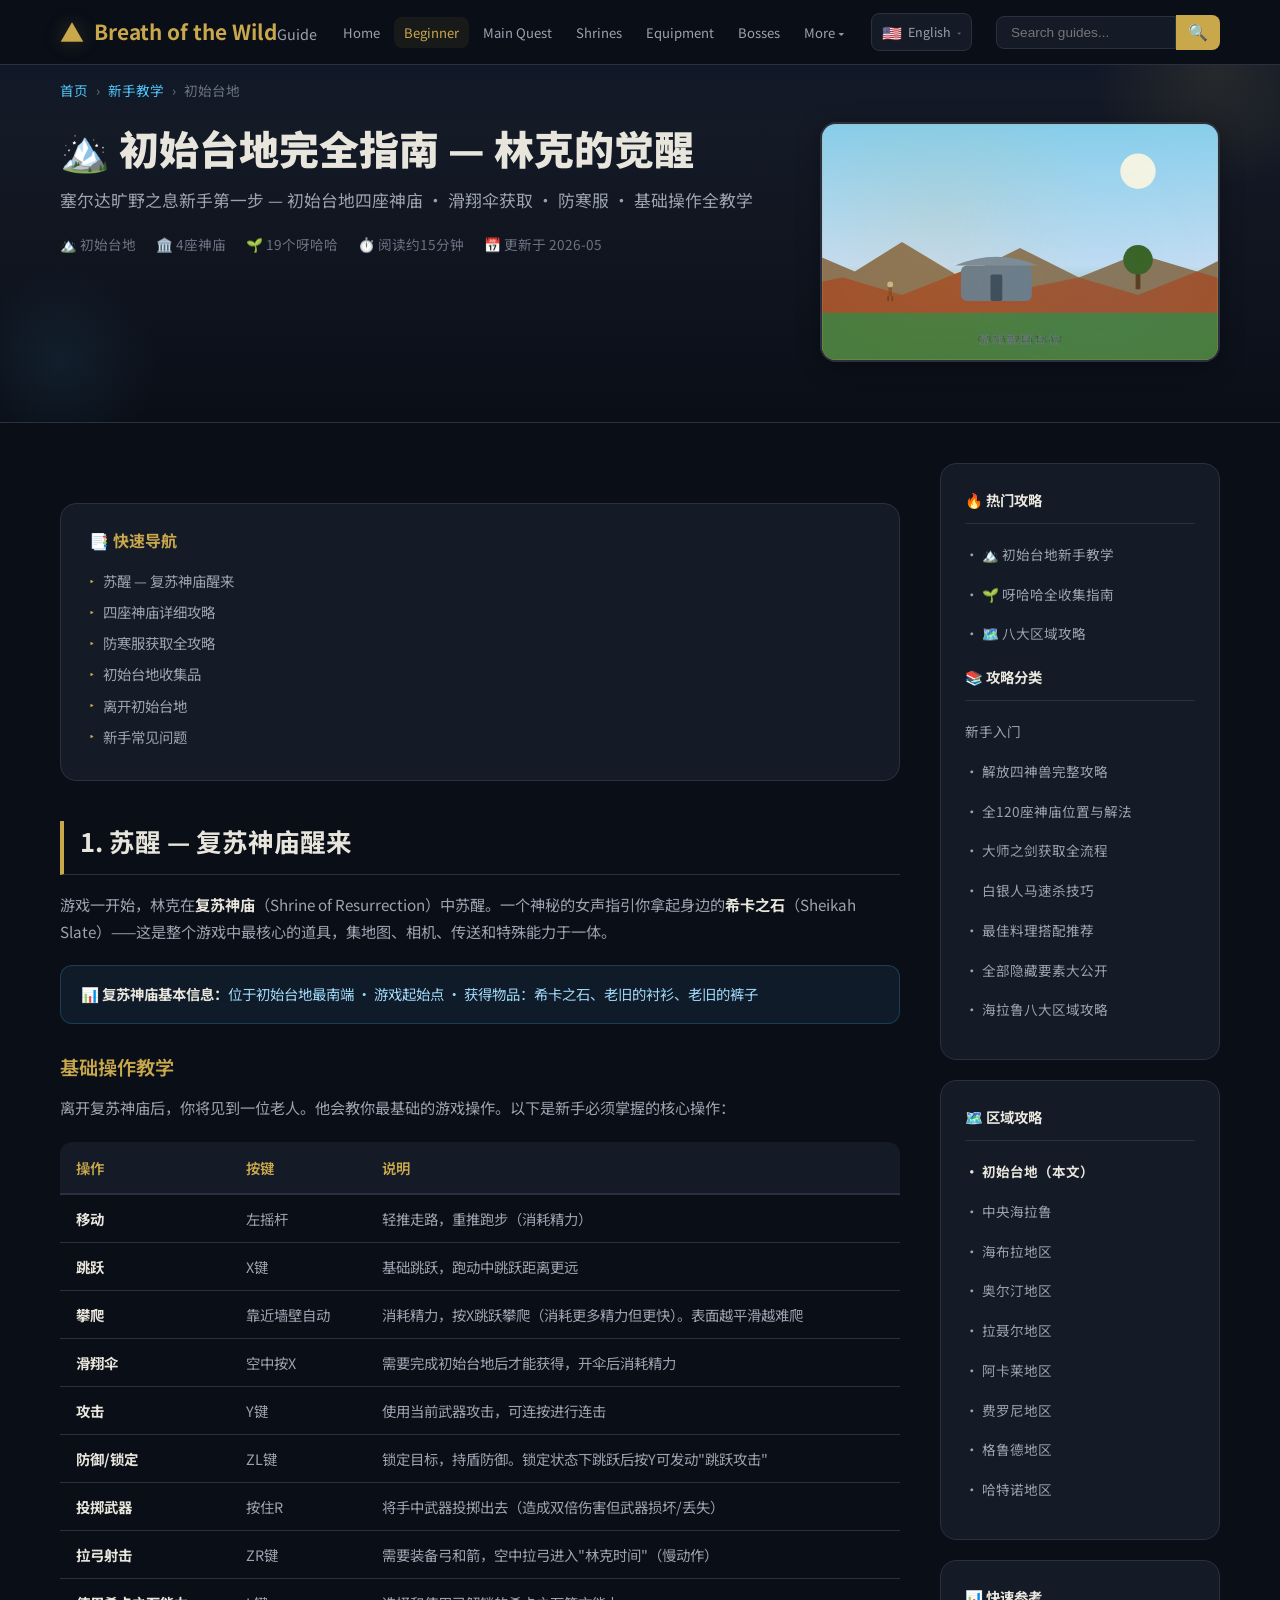
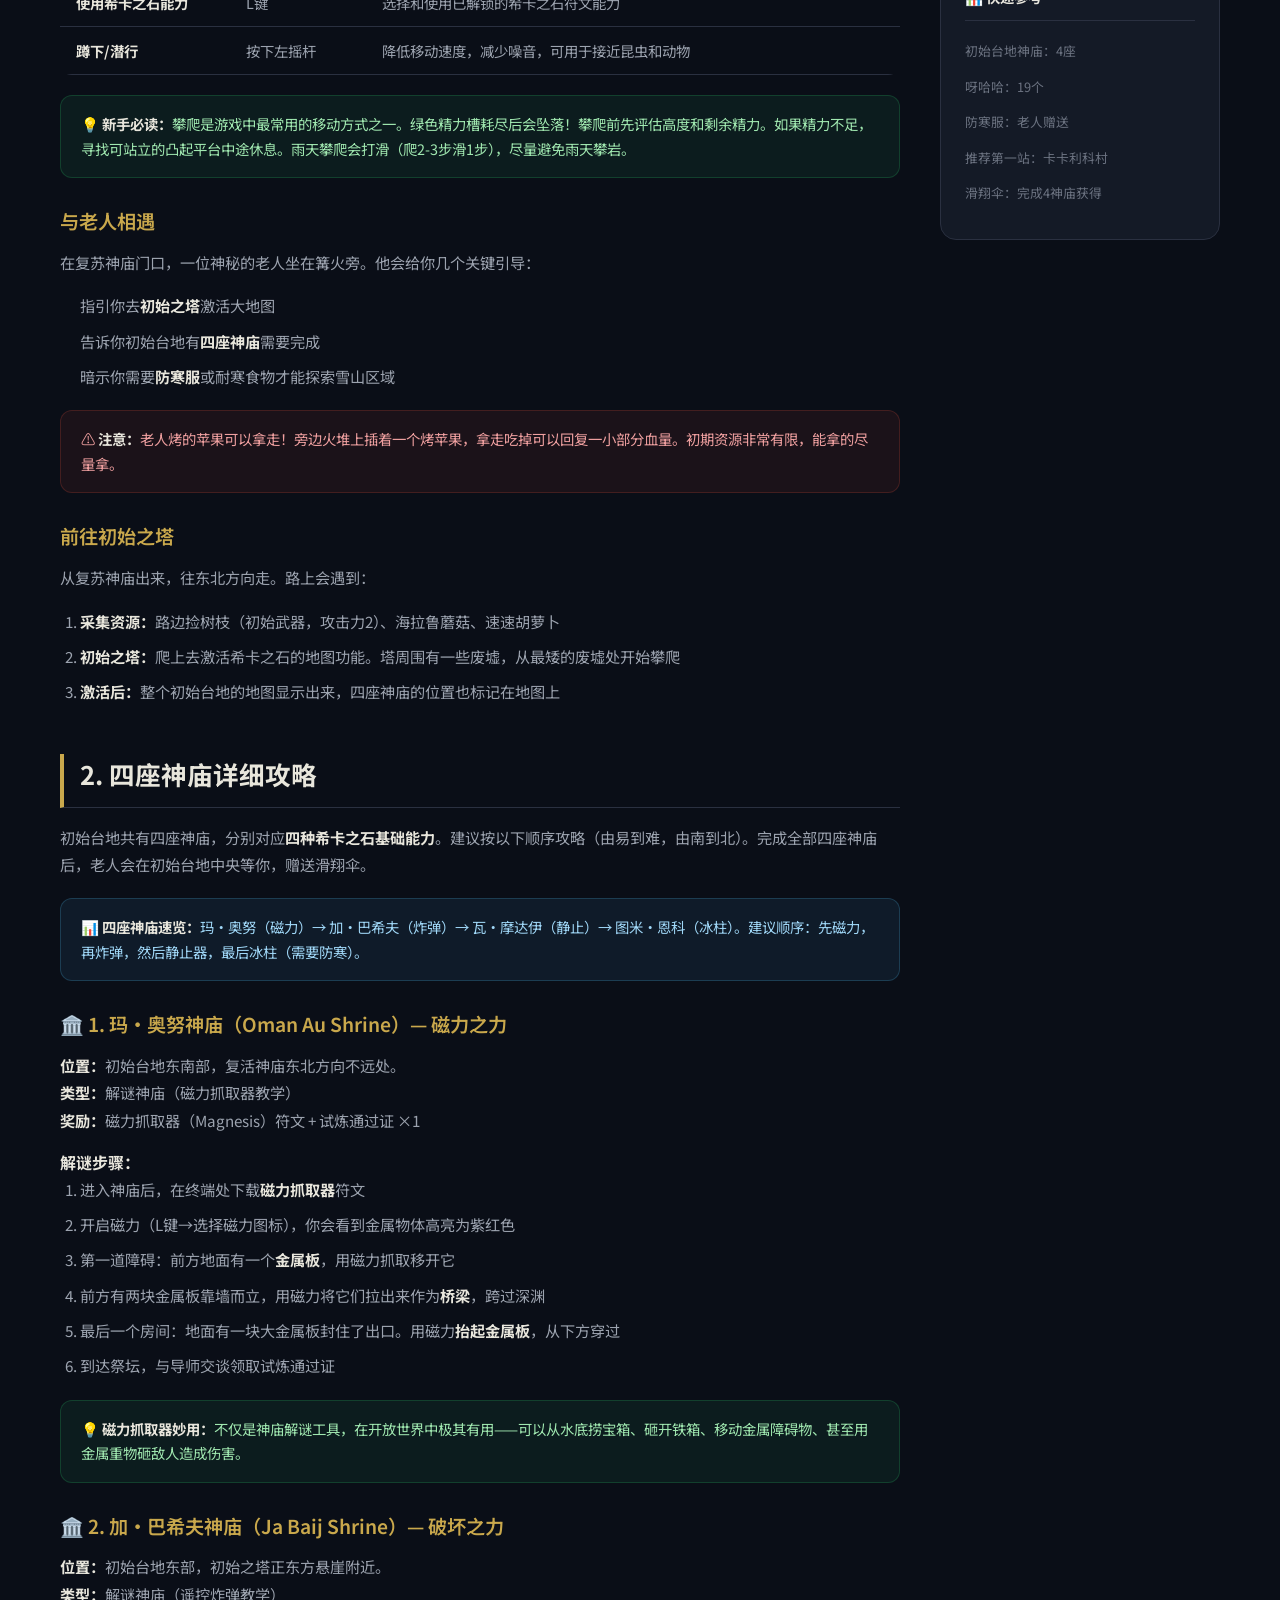
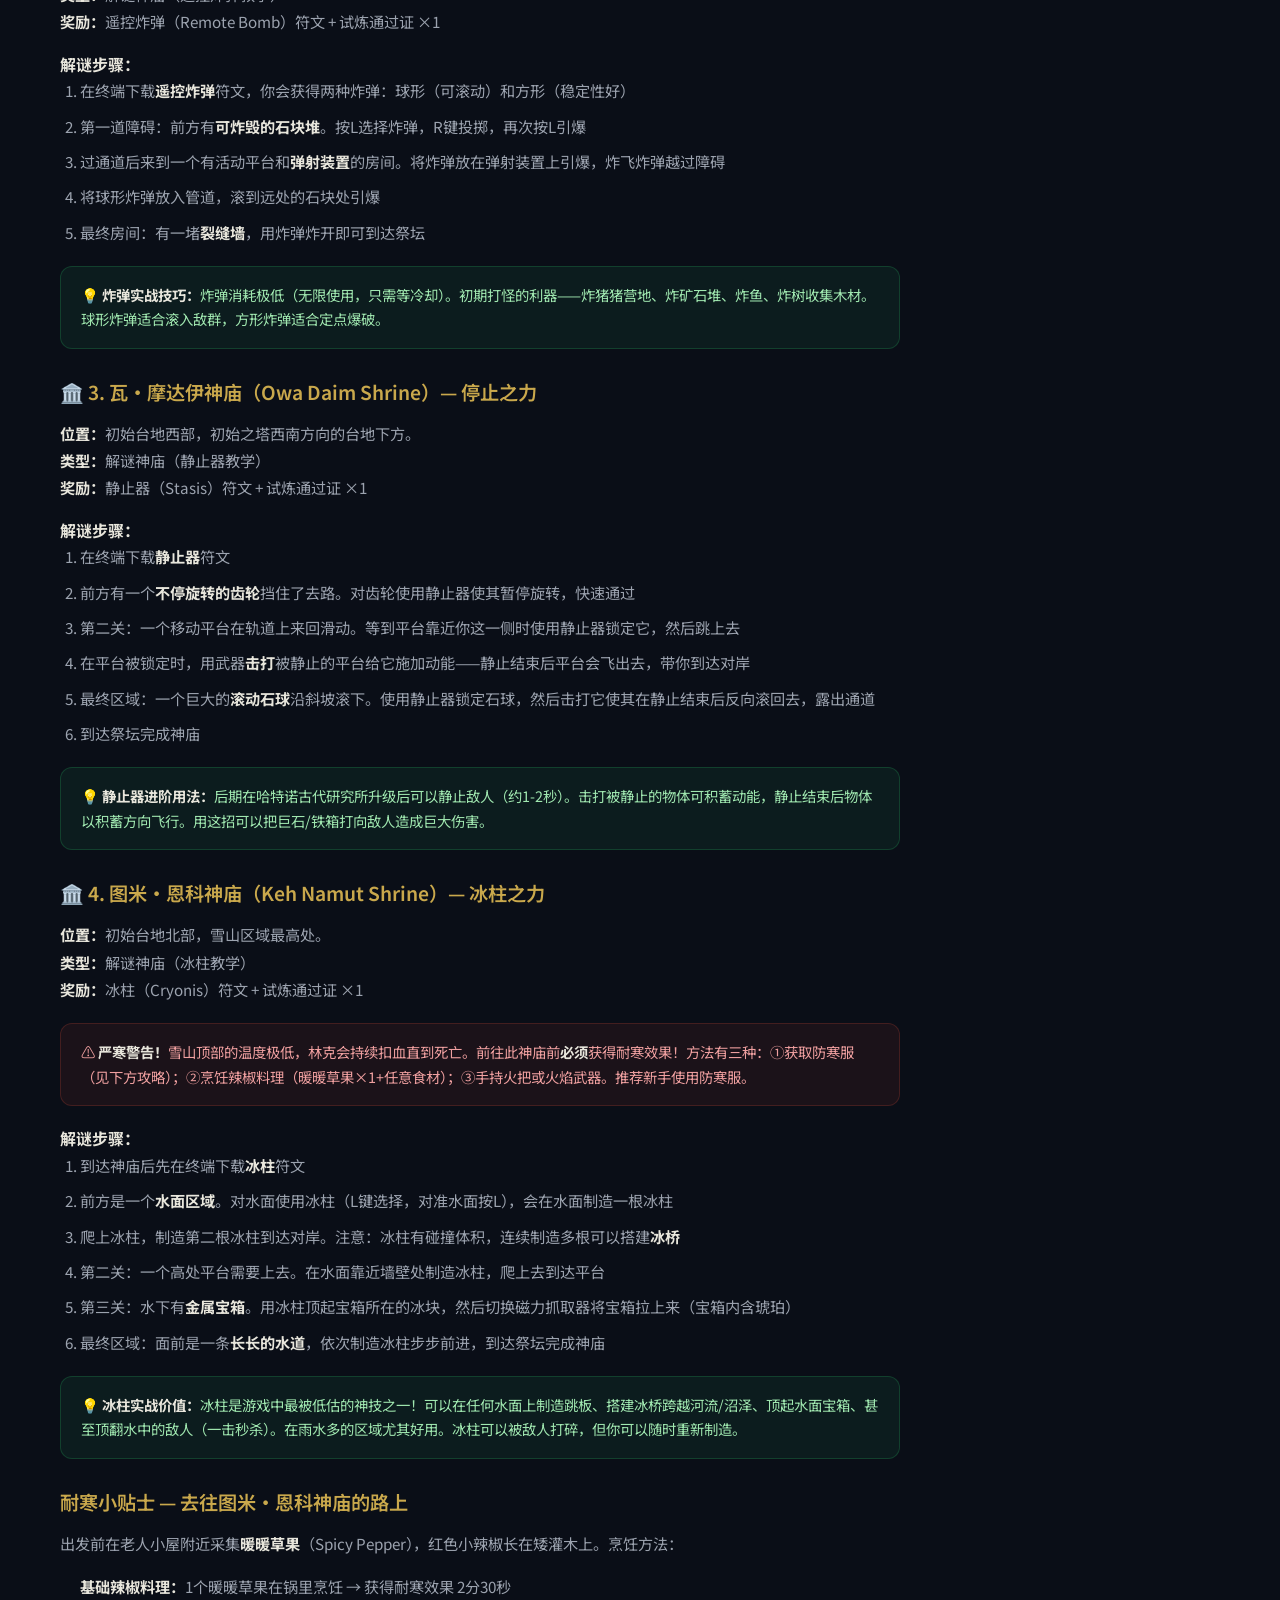
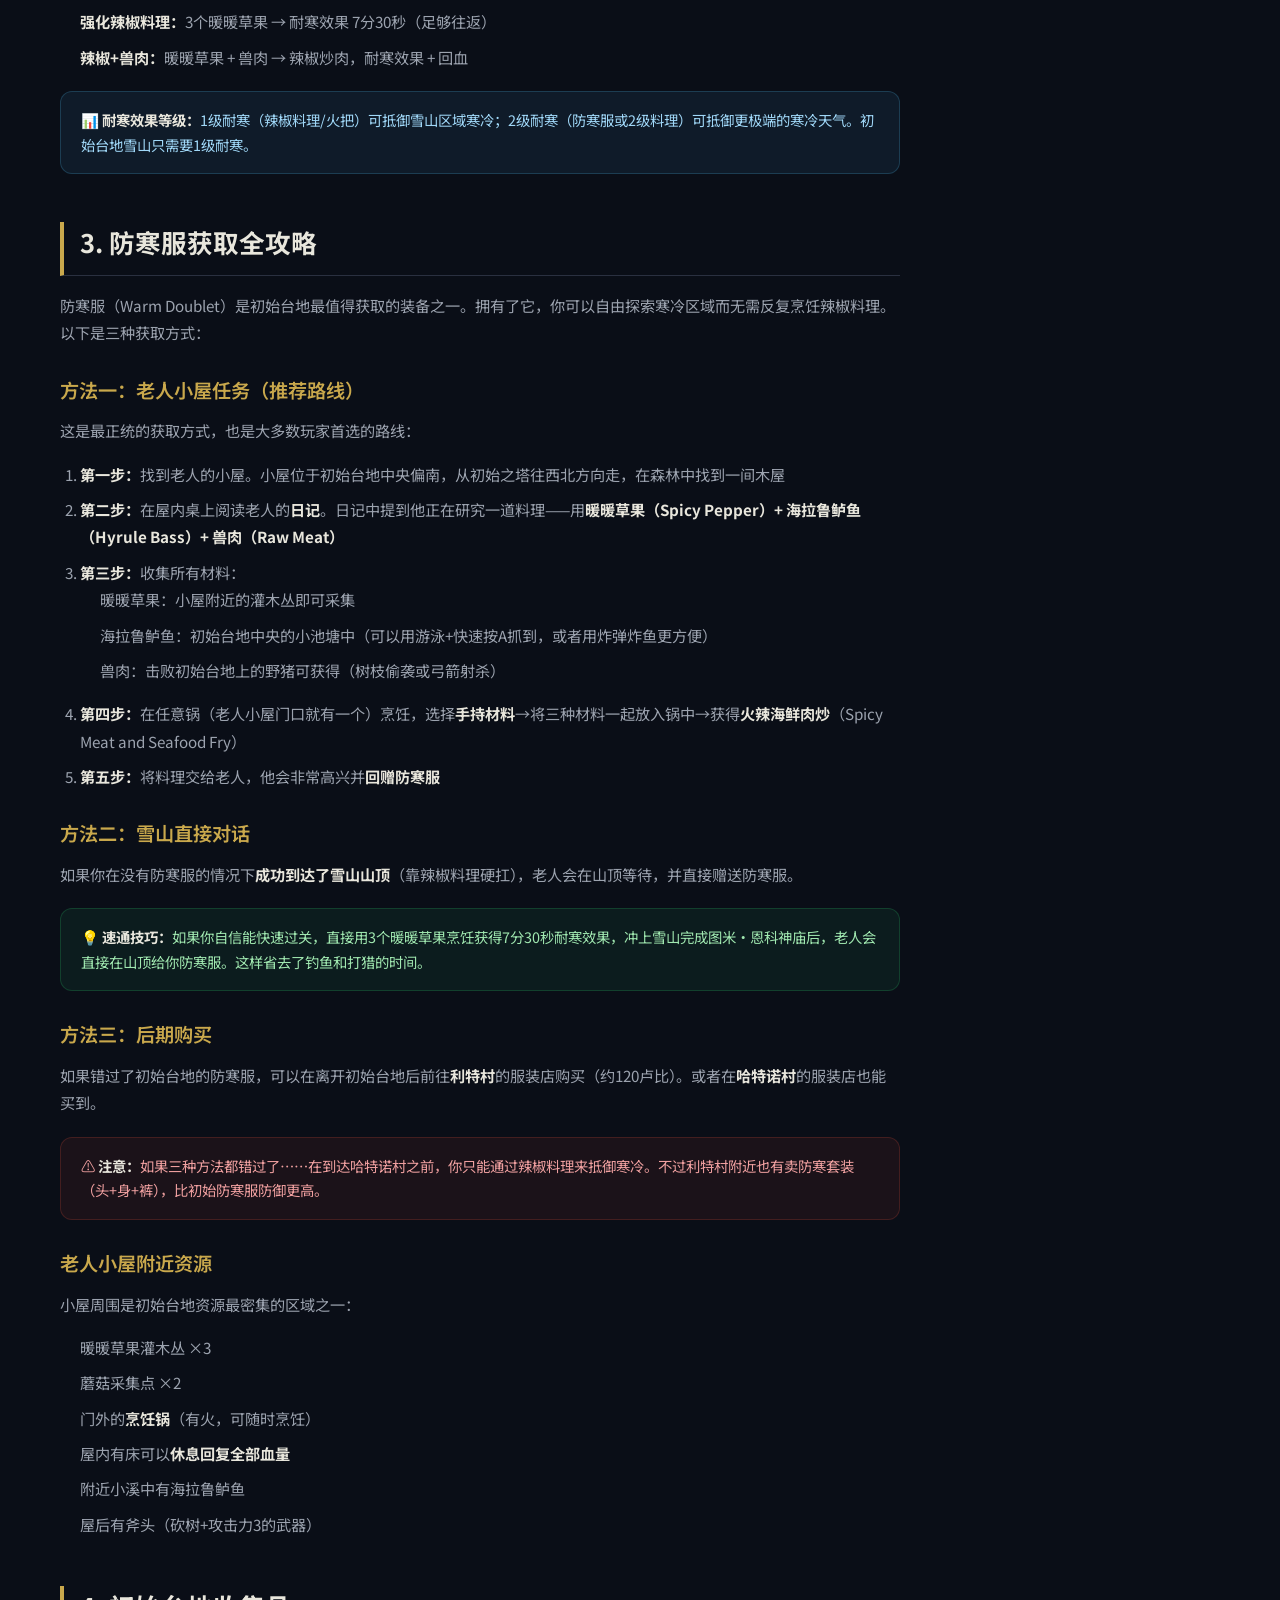
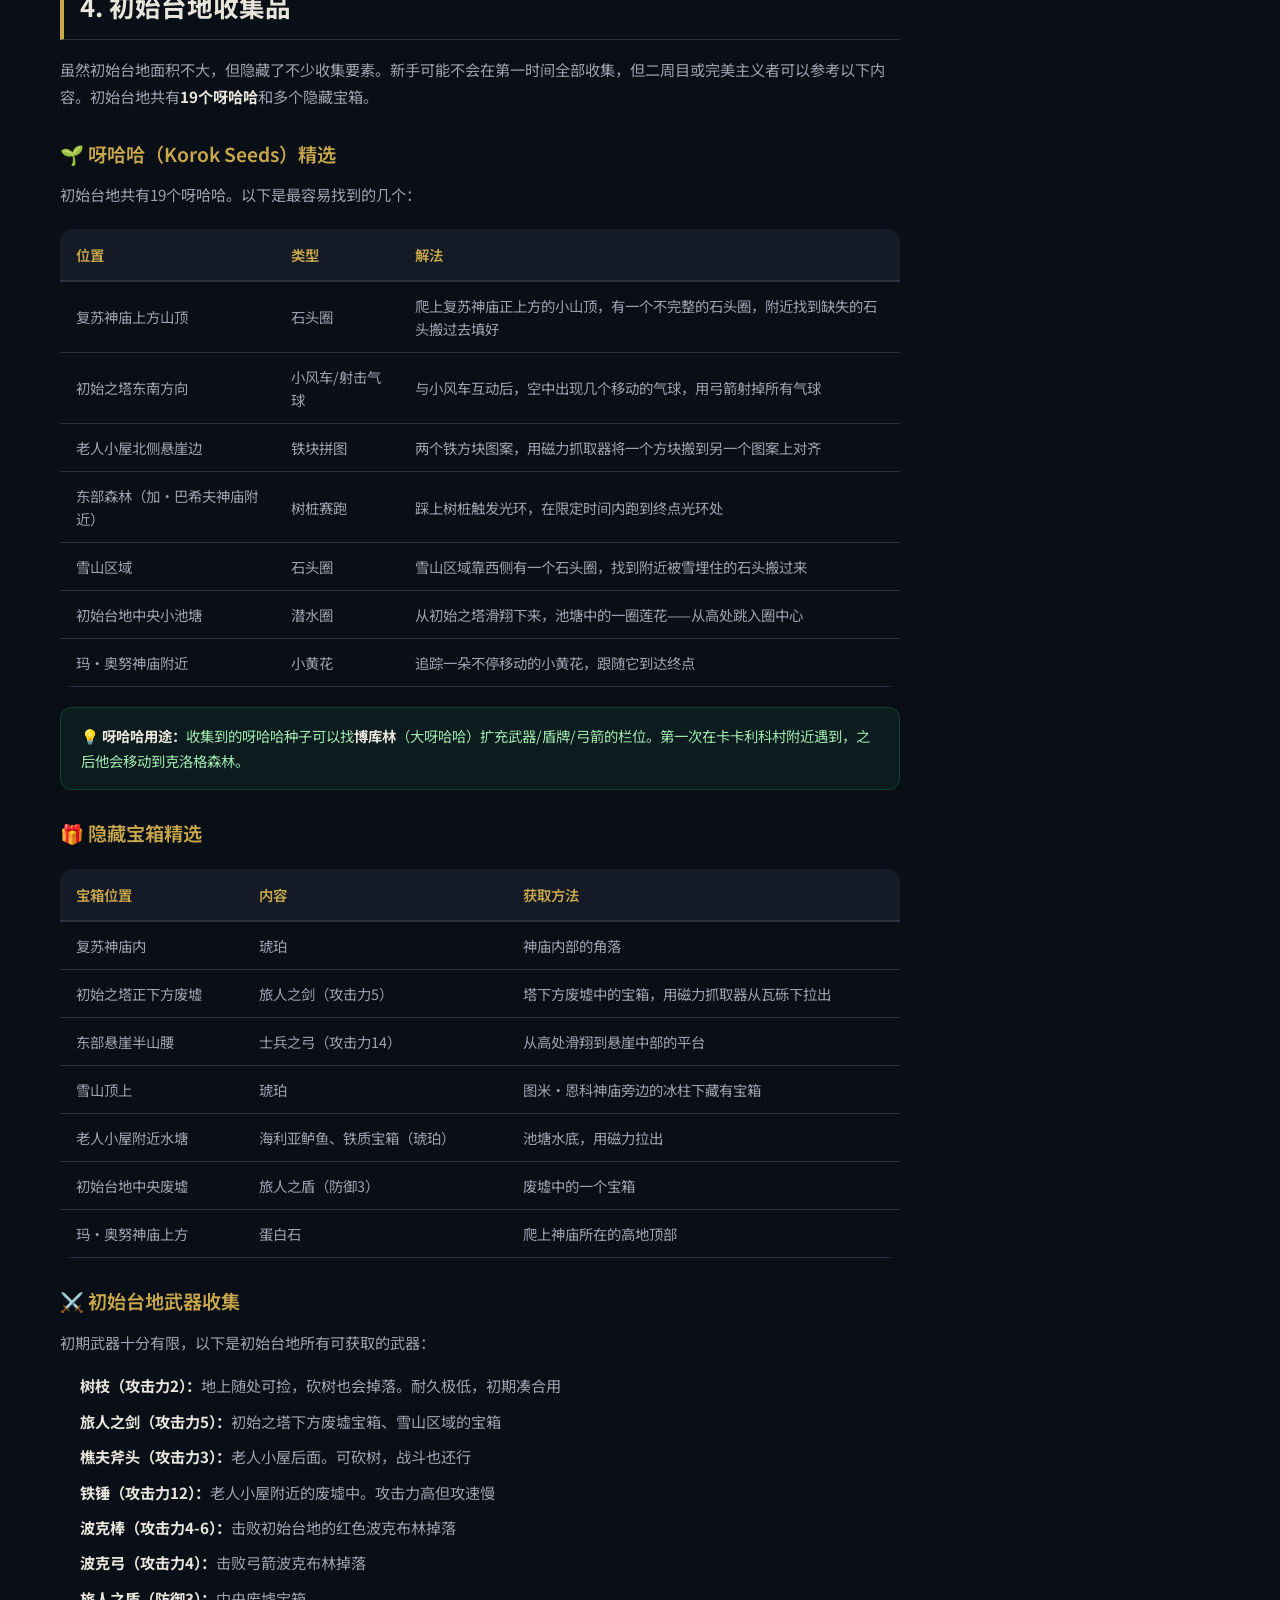
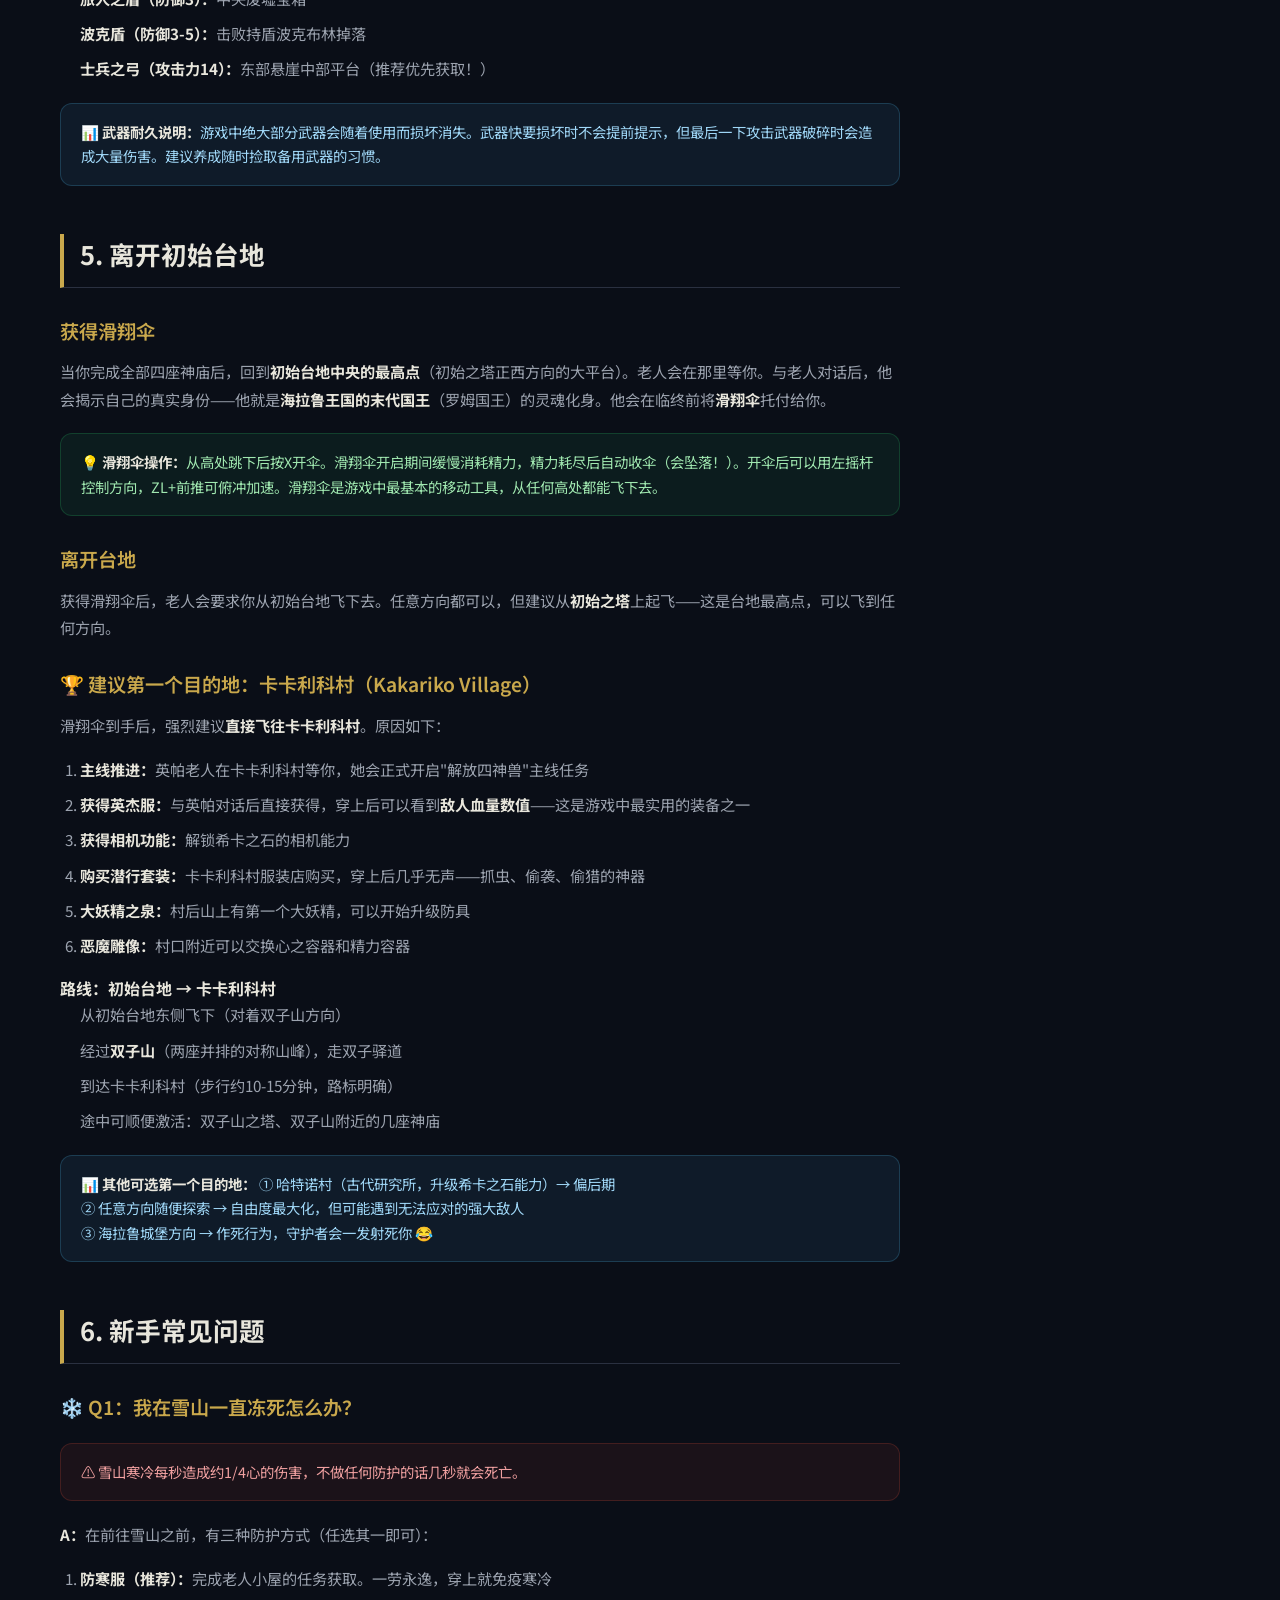
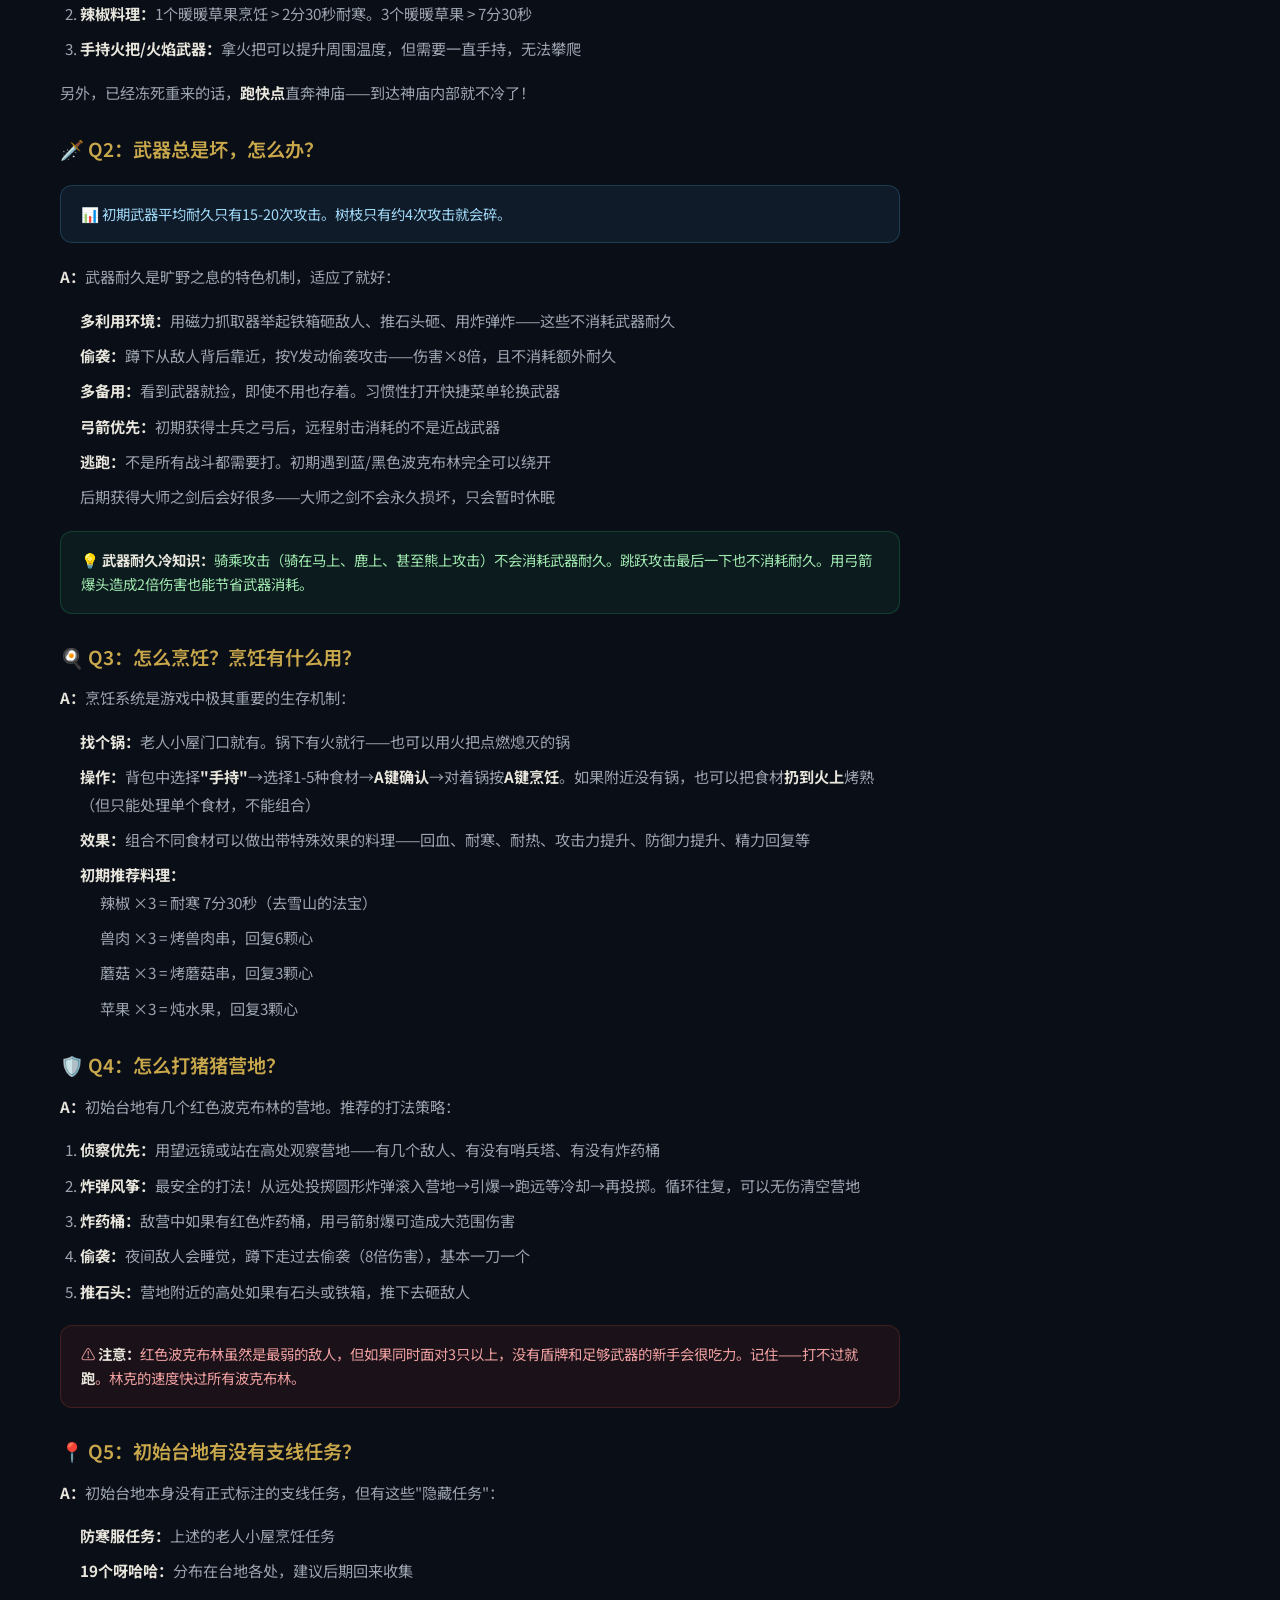
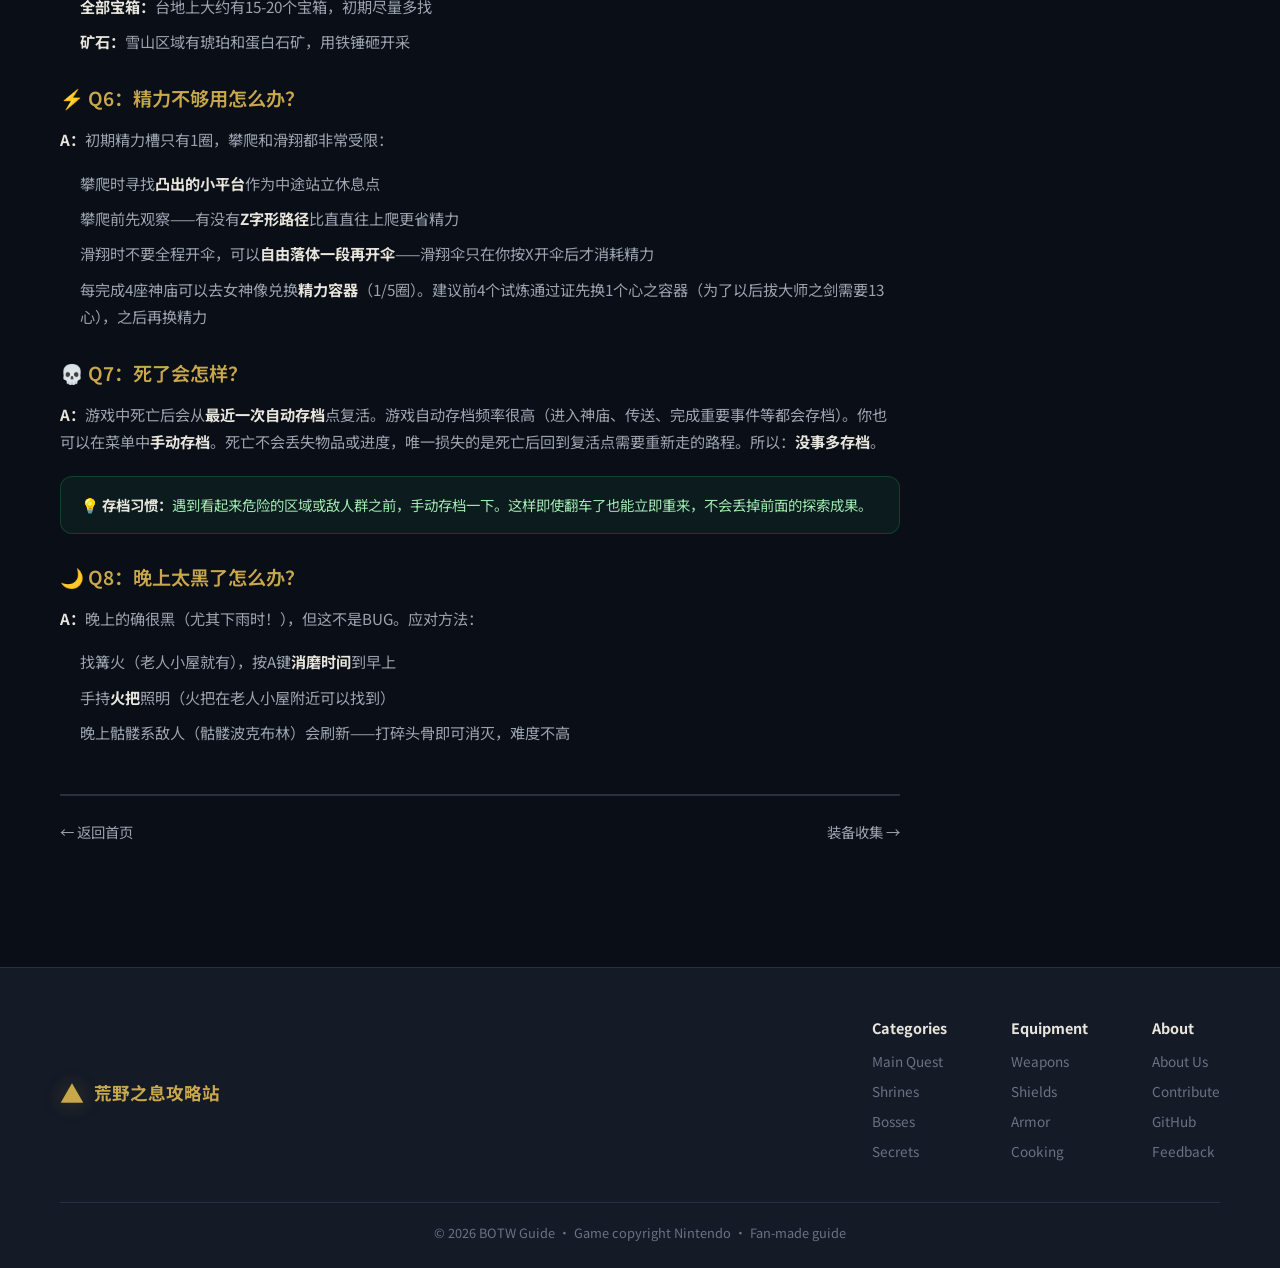
<file: guides/great-plateau.html>
﻿<!DOCTYPE html>
<html lang="zh-CN">
<head>
  <meta charset="UTF-8">
  <meta name="viewport" content="width=device-width, initial-scale=1.0">
  <title>初始台地完全指南 — 林克的觉醒 | 荒野之息攻略站</title>
  <meta name="description" content="塞尔达旷野之息新手第一步 — 初始台地四座神庙 · 滑翔伞获取 · 防寒服 · 基础操作全教学">
  <link rel="stylesheet" href="../css/style.css">
  <link rel="stylesheet" href="../css/material.css">
  <link rel="stylesheet" href="../css/illustrations.css">
  <link rel="stylesheet" href="../css/guide.css">
  <link rel="preconnect" href="https://fonts.googleapis.com">
  <link href="https://fonts.googleapis.com/css2?family=Noto+Sans+SC:wght@300;400;500;700;900&display=swap" rel="stylesheet">
</head>
<body>
  <!-- 导航栏 -->
  <nav class="navbar">
    <div class="nav-container">
      <a href="../index.html" class="nav-logo">
        <span class="logo-icon">▲</span>
        <span class="logo-text"><span data-i18n="logo.text">荒野之息</span><span class="logo-sub" data-i18n="logo.sub">攻略站</span></span>
      </a>
      <ul class="nav-menu" id="navMenu">
        <li><a href="../index.html" class="nav-link" data-i18n="nav.home">首页</a></li>
        <li><a href="great-plateau.html" class="nav-link active" data-i18n="nav.beginner">新手入门</a></li>
        <li><a href="divine-beasts.html" class="nav-link" data-i18n="nav.main">主线攻略</a></li>
        <li><a href="shrines.html" class="nav-link" data-i18n="nav.shrines">神庙攻略</a></li>
        <li><a href="equipment.html" class="nav-link" data-i18n="nav.equipment">装备图鉴</a></li>
        <li><a href="bosses.html" class="nav-link" data-i18n="nav.bosses">BOSS指南</a></li>
        <li class="nav-dropdown">
          <a href="#" class="nav-link nav-more" data-i18n="nav.more">更多 ▾</a>
          <ul class="dropdown-menu">
            <li><a href="korok-seeds.html" data-i18n="nav.more_korok">🌱 呀哈哈全收集</a></li>
            <li><a href="cooking.html" data-i18n="nav.more_cooking">🍲 料理配方大全</a></li>
            <li><a href="secrets.html" data-i18n="nav.more_secrets">🔍 隐藏要素</a></li>
            <li><a href="regions.html" data-i18n="nav.more_regions">🗺️ 区域攻略</a>
            <li><a href="locations.html" data-i18n="nav.more_locations">📍 重要地点</a></li></li>
          </ul>
        </li>
      </ul>
      <div class="nav-search">
        <input type="text" data-i18n-placeholder="search" placeholder="搜索攻略..." id="searchInput">
        <button class="search-btn" id="searchBtn">🔍</button>
      </div>
      <button class="menu-toggle" id="menuToggle">☰</button>
    </div>
  </nav>

  <!-- 攻略头部 -->
  <section class="guide-hero">
    <div class="guide-hero-inner">
      <div class="guide-breadcrumb">
        <a href="../index.html">首页</a> <span class="sep">›</span>
        <a href="regions.html">新手教学</a> <span class="sep">›</span>
        <span>初始台地</span>
      </div>
      <div class="guide-hero-content">
        <div class="guide-hero-text">
          <h1>🏔️ 初始台地完全指南 — 林克的觉醒</h1>
          <p class="guide-desc">塞尔达旷野之息新手第一步 — 初始台地四座神庙 · 滑翔伞获取 · 防寒服 · 基础操作全教学</p>
          <div class="guide-meta-bar">
            <span>🏔️ 初始台地</span>
            <span>🏛️ 4座神庙</span>
            <span>🌱 19个呀哈哈</span>
            <span>⏱️ 阅读约15分钟</span>
            <span>📅 更新于 2026-05</span>
          </div>
        </div>
        <div class="guide-hero-image"><img src="../images/great-plateau.svg" alt="" style="width:100%;height:100%;object-fit:cover;position:absolute;inset:0">🏔️</div>
      </div>
    </div>
  </section>

  <div class="guide-layout">
    <!-- 主内容 -->
    <main class="guide-main">
      <!-- 目录 -->
      <div class="guide-toc">
        <h3>📑 快速导航</h3>
        <ul>
          <li><a href="#section-awakening">苏醒 — 复苏神庙醒来</a></li>
          <li><a href="#section-shrines">四座神庙详细攻略</a></li>
          <li><a href="#section-cold">防寒服获取全攻略</a></li>
          <li><a href="#section-collectibles">初始台地收集品</a></li>
          <li><a href="#section-leave">离开初始台地</a></li>
          <li><a href="#section-faq">新手常见问题</a></li>
        </ul>
      </div>

      <!-- 苏醒 -->
      <section class="guide-section" id="section-awakening">
        <h2>1. 苏醒 — 复苏神庙醒来</h2>

        <p>游戏一开始，林克在<strong>复苏神庙</strong>（Shrine of Resurrection）中苏醒。一个神秘的女声指引你拿起身边的<strong>希卡之石</strong>（Sheikah Slate）——这是整个游戏中最核心的道具，集地图、相机、传送和特殊能力于一体。</p>

        <div class="guide-info">
          📊 <strong>复苏神庙基本信息：</strong>位于初始台地最南端 · 游戏起始点 · 获得物品：希卡之石、老旧的衬衫、老旧的裤子
        </div>

        <h3>基础操作教学</h3>
        <p>离开复苏神庙后，你将见到一位老人。他会教你最基础的游戏操作。以下是新手必须掌握的核心操作：</p>

        <table class="guide-table">
          <tr><th>操作</th><th>按键</th><th>说明</th></tr>
          <tr><td><strong>移动</strong></td><td>左摇杆</td><td>轻推走路，重推跑步（消耗精力）</td></tr>
          <tr><td><strong>跳跃</strong></td><td>X键</td><td>基础跳跃，跑动中跳跃距离更远</td></tr>
          <tr><td><strong>攀爬</strong></td><td>靠近墙壁自动</td><td>消耗精力，按X跳跃攀爬（消耗更多精力但更快）。表面越平滑越难爬</td></tr>
          <tr><td><strong>滑翔伞</strong></td><td>空中按X</td><td>需要完成初始台地后才能获得，开伞后消耗精力</td></tr>
          <tr><td><strong>攻击</strong></td><td>Y键</td><td>使用当前武器攻击，可连按进行连击</td></tr>
          <tr><td><strong>防御/锁定</strong></td><td>ZL键</td><td>锁定目标，持盾防御。锁定状态下跳跃后按Y可发动"跳跃攻击"</td></tr>
          <tr><td><strong>投掷武器</strong></td><td>按住R</td><td>将手中武器投掷出去（造成双倍伤害但武器损坏/丢失）</td></tr>
          <tr><td><strong>拉弓射击</strong></td><td>ZR键</td><td>需要装备弓和箭，空中拉弓进入"林克时间"（慢动作）</td></tr>
          <tr><td><strong>使用希卡之石能力</strong></td><td>L键</td><td>选择和使用已解锁的希卡之石符文能力</td></tr>
          <tr><td><strong>蹲下/潜行</strong></td><td>按下左摇杆</td><td>降低移动速度，减少噪音，可用于接近昆虫和动物</td></tr>
        </table>

        <div class="guide-tip">
          💡 <strong>新手必读：</strong>攀爬是游戏中最常用的移动方式之一。绿色精力槽耗尽后会坠落！攀爬前先评估高度和剩余精力。如果精力不足，寻找可站立的凸起平台中途休息。雨天攀爬会打滑（爬2-3步滑1步），尽量避免雨天攀岩。
        </div>

        <h3>与老人相遇</h3>
        <p>在复苏神庙门口，一位神秘的老人坐在篝火旁。他会给你几个关键引导：</p>
        <ul>
          <li>指引你去<strong>初始之塔</strong>激活大地图</li>
          <li>告诉你初始台地有<strong>四座神庙</strong>需要完成</li>
          <li>暗示你需要<strong>防寒服</strong>或耐寒食物才能探索雪山区域</li>
        </ul>

        <div class="guide-warning">
          ⚠️ <strong>注意：</strong>老人烤的苹果可以拿走！旁边火堆上插着一个烤苹果，拿走吃掉可以回复一小部分血量。初期资源非常有限，能拿的尽量拿。
        </div>

        <h3>前往初始之塔</h3>
        <p>从复苏神庙出来，往东北方向走。路上会遇到：</p>
        <ol>
          <li><strong>采集资源：</strong>路边捡树枝（初始武器，攻击力2）、海拉鲁蘑菇、速速胡萝卜</li>
          <li><strong>初始之塔：</strong>爬上去激活希卡之石的地图功能。塔周围有一些废墟，从最矮的废墟处开始攀爬</li>
          <li><strong>激活后：</strong>整个初始台地的地图显示出来，四座神庙的位置也标记在地图上</li>
        </ol>
      </section>

      <!-- 四座神庙 -->
      <section class="guide-section" id="section-shrines">
        <h2>2. 四座神庙详细攻略</h2>

        <p>初始台地共有四座神庙，分别对应<strong>四种希卡之石基础能力</strong>。建议按以下顺序攻略（由易到难，由南到北）。完成全部四座神庙后，老人会在初始台地中央等你，赠送滑翔伞。</p>

        <div class="guide-info">
          📊 <strong>四座神庙速览：</strong>玛·奥努（磁力）→ 加·巴希夫（炸弹）→ 瓦·摩达伊（静止）→ 图米·恩科（冰柱）。建议顺序：先磁力，再炸弹，然后静止器，最后冰柱（需要防寒）。
        </div>

        <!-- 玛·奥努神庙 -->
        <h3>🏛️ 1. 玛·奥努神庙（Oman Au Shrine）— 磁力之力</h3>
        <p><strong>位置：</strong>初始台地东南部，复活神庙东北方向不远处。<br>
        <strong>类型：</strong>解谜神庙（磁力抓取器教学）<br>
        <strong>奖励：</strong>磁力抓取器（Magnesis）符文 + 试炼通过证 ×1</p>

        <h4>解谜步骤：</h4>
        <ol>
          <li>进入神庙后，在终端处下载<strong>磁力抓取器</strong>符文</li>
          <li>开启磁力（L键→选择磁力图标），你会看到金属物体高亮为紫红色</li>
          <li>第一道障碍：前方地面有一个<strong>金属板</strong>，用磁力抓取移开它</li>
          <li>前方有两块金属板靠墙而立，用磁力将它们拉出来作为<strong>桥梁</strong>，跨过深渊</li>
          <li>最后一个房间：地面有一块大金属板封住了出口。用磁力<strong>抬起金属板</strong>，从下方穿过</li>
          <li>到达祭坛，与导师交谈领取试炼通过证</li>
        </ol>

        <div class="guide-tip">
          💡 <strong>磁力抓取器妙用：</strong>不仅是神庙解谜工具，在开放世界中极其有用——可以从水底捞宝箱、砸开铁箱、移动金属障碍物、甚至用金属重物砸敌人造成伤害。
        </div>

        <!-- 加·巴希夫神庙 -->
        <h3>🏛️ 2. 加·巴希夫神庙（Ja Baij Shrine）— 破坏之力</h3>
        <p><strong>位置：</strong>初始台地东部，初始之塔正东方悬崖附近。<br>
        <strong>类型：</strong>解谜神庙（遥控炸弹教学）<br>
        <strong>奖励：</strong>遥控炸弹（Remote Bomb）符文 + 试炼通过证 ×1</p>

        <h4>解谜步骤：</h4>
        <ol>
          <li>在终端下载<strong>遥控炸弹</strong>符文，你会获得两种炸弹：球形（可滚动）和方形（稳定性好）</li>
          <li>第一道障碍：前方有<strong>可炸毁的石块堆</strong>。按L选择炸弹，R键投掷，再次按L引爆</li>
          <li>过通道后来到一个有活动平台和<strong>弹射装置</strong>的房间。将炸弹放在弹射装置上引爆，炸飞炸弹越过障碍</li>
          <li>将球形炸弹放入管道，滚到远处的石块处引爆</li>
          <li>最终房间：有一堵<strong>裂缝墙</strong>，用炸弹炸开即可到达祭坛</li>
        </ol>

        <div class="guide-tip">
          💡 <strong>炸弹实战技巧：</strong>炸弹消耗极低（无限使用，只需等冷却）。初期打怪的利器——炸猪猪营地、炸矿石堆、炸鱼、炸树收集木材。球形炸弹适合滚入敌群，方形炸弹适合定点爆破。
        </div>

        <!-- 瓦·摩达伊神庙 -->
        <h3>🏛️ 3. 瓦·摩达伊神庙（Owa Daim Shrine）— 停止之力</h3>
        <p><strong>位置：</strong>初始台地西部，初始之塔西南方向的台地下方。<br>
        <strong>类型：</strong>解谜神庙（静止器教学）<br>
        <strong>奖励：</strong>静止器（Stasis）符文 + 试炼通过证 ×1</p>

        <h4>解谜步骤：</h4>
        <ol>
          <li>在终端下载<strong>静止器</strong>符文</li>
          <li>前方有一个<strong>不停旋转的齿轮</strong>挡住了去路。对齿轮使用静止器使其暂停旋转，快速通过</li>
          <li>第二关：一个移动平台在轨道上来回滑动。等到平台靠近你这一侧时使用静止器锁定它，然后跳上去</li>
          <li>在平台被锁定时，用武器<strong>击打</strong>被静止的平台给它施加动能——静止结束后平台会飞出去，带你到达对岸</li>
          <li>最终区域：一个巨大的<strong>滚动石球</strong>沿斜坡滚下。使用静止器锁定石球，然后击打它使其在静止结束后反向滚回去，露出通道</li>
          <li>到达祭坛完成神庙</li>
        </ol>

        <div class="guide-tip">
          💡 <strong>静止器进阶用法：</strong>后期在哈特诺古代研究所升级后可以静止敌人（约1-2秒）。击打被静止的物体可积蓄动能，静止结束后物体以积蓄方向飞行。用这招可以把巨石/铁箱打向敌人造成巨大伤害。
        </div>

        <!-- 图米·恩科神庙 -->
        <h3>🏛️ 4. 图米·恩科神庙（Keh Namut Shrine）— 冰柱之力</h3>
        <p><strong>位置：</strong>初始台地北部，雪山区域最高处。<br>
        <strong>类型：</strong>解谜神庙（冰柱教学）<br>
        <strong>奖励：</strong>冰柱（Cryonis）符文 + 试炼通过证 ×1</p>

        <div class="guide-warning">
          ⚠️ <strong>严寒警告！</strong>雪山顶部的温度极低，林克会持续扣血直到死亡。前往此神庙前<strong>必须</strong>获得耐寒效果！方法有三种：①获取防寒服（见下方攻略）；②烹饪辣椒料理（暖暖草果×1+任意食材）；③手持火把或火焰武器。推荐新手使用防寒服。
        </div>

        <h4>解谜步骤：</h4>
        <ol>
          <li>到达神庙后先在终端下载<strong>冰柱</strong>符文</li>
          <li>前方是一个<strong>水面区域</strong>。对水面使用冰柱（L键选择，对准水面按L），会在水面制造一根冰柱</li>
          <li>爬上冰柱，制造第二根冰柱到达对岸。注意：冰柱有碰撞体积，连续制造多根可以搭建<strong>冰桥</strong></li>
          <li>第二关：一个高处平台需要上去。在水面靠近墙壁处制造冰柱，爬上去到达平台</li>
          <li>第三关：水下有<strong>金属宝箱</strong>。用冰柱顶起宝箱所在的冰块，然后切换磁力抓取器将宝箱拉上来（宝箱内含琥珀）</li>
          <li>最终区域：面前是一条<strong>长长的水道</strong>，依次制造冰柱步步前进，到达祭坛完成神庙</li>
        </ol>

        <div class="guide-tip">
          💡 <strong>冰柱实战价值：</strong>冰柱是游戏中最被低估的神技之一！可以在任何水面上制造跳板、搭建冰桥跨越河流/沼泽、顶起水面宝箱、甚至顶翻水中的敌人（一击秒杀）。在雨水多的区域尤其好用。冰柱可以被敌人打碎，但你可以随时重新制造。
        </div>

        <h3>耐寒小贴士 — 去往图米·恩科神庙的路上</h3>
        <p>出发前在老人小屋附近采集<strong>暖暖草果</strong>（Spicy Pepper），红色小辣椒长在矮灌木上。烹饪方法：</p>
        <ul>
          <li><strong>基础辣椒料理：</strong>1个暖暖草果在锅里烹饪 → 获得耐寒效果 2分30秒</li>
          <li><strong>强化辣椒料理：</strong>3个暖暖草果 → 耐寒效果 7分30秒（足够往返）</li>
          <li><strong>辣椒+兽肉：</strong>暖暖草果 + 兽肉 → 辣椒炒肉，耐寒效果 + 回血</li>
        </ul>

        <div class="guide-info">
          📊 <strong>耐寒效果等级：</strong>1级耐寒（辣椒料理/火把）可抵御雪山区域寒冷；2级耐寒（防寒服或2级料理）可抵御更极端的寒冷天气。初始台地雪山只需要1级耐寒。
        </div>
      </section>

      <!-- 防寒服获取 -->
      <section class="guide-section" id="section-cold">
        <h2>3. 防寒服获取全攻略</h2>

        <p>防寒服（Warm Doublet）是初始台地最值得获取的装备之一。拥有了它，你可以自由探索寒冷区域而无需反复烹饪辣椒料理。以下是三种获取方式：</p>

        <h3>方法一：老人小屋任务（推荐路线）</h3>
        <p>这是最正统的获取方式，也是大多数玩家首选的路线：</p>
        <ol>
          <li><strong>第一步：</strong>找到老人的小屋。小屋位于初始台地中央偏南，从初始之塔往西北方向走，在森林中找到一间木屋</li>
          <li><strong>第二步：</strong>在屋内桌上阅读老人的<strong>日记</strong>。日记中提到他正在研究一道料理——用<strong>暖暖草果（Spicy Pepper）+ 海拉鲁鲈鱼（Hyrule Bass）+ 兽肉（Raw Meat）</strong></li>
          <li><strong>第三步：</strong>收集所有材料：
            <ul>
              <li>暖暖草果：小屋附近的灌木丛即可采集</li>
              <li>海拉鲁鲈鱼：初始台地中央的小池塘中（可以用游泳+快速按A抓到，或者用炸弹炸鱼更方便）</li>
              <li>兽肉：击败初始台地上的野猪可获得（树枝偷袭或弓箭射杀）</li>
            </ul>
          </li>
          <li><strong>第四步：</strong>在任意锅（老人小屋门口就有一个）烹饪，选择<strong>手持材料</strong>→将三种材料一起放入锅中→获得<strong>火辣海鲜肉炒</strong>（Spicy Meat and Seafood Fry）</li>
          <li><strong>第五步：</strong>将料理交给老人，他会非常高兴并<strong>回赠防寒服</strong></li>
        </ol>

        <h3>方法二：雪山直接对话</h3>
        <p>如果你在没有防寒服的情况下<strong>成功到达了雪山山顶</strong>（靠辣椒料理硬扛），老人会在山顶等待，并直接赠送防寒服。</p>

        <div class="guide-tip">
          💡 <strong>速通技巧：</strong>如果你自信能快速过关，直接用3个暖暖草果烹饪获得7分30秒耐寒效果，冲上雪山完成图米·恩科神庙后，老人会直接在山顶给你防寒服。这样省去了钓鱼和打猎的时间。
        </div>

        <h3>方法三：后期购买</h3>
        <p>如果错过了初始台地的防寒服，可以在离开初始台地后前往<strong>利特村</strong>的服装店购买（约120卢比）。或者在<strong>哈特诺村</strong>的服装店也能买到。</p>

        <div class="guide-warning">
          ⚠️ <strong>注意：</strong>如果三种方法都错过了……在到达哈特诺村之前，你只能通过辣椒料理来抵御寒冷。不过利特村附近也有卖防寒套装（头+身+裤），比初始防寒服防御更高。
        </div>

        <h3>老人小屋附近资源</h3>
        <p>小屋周围是初始台地资源最密集的区域之一：</p>
        <ul>
          <li>暖暖草果灌木丛 ×3</li>
          <li>蘑菇采集点 ×2</li>
          <li>门外的<strong>烹饪锅</strong>（有火，可随时烹饪）</li>
          <li>屋内有床可以<strong>休息回复全部血量</strong></li>
          <li>附近小溪中有海拉鲁鲈鱼</li>
          <li>屋后有斧头（砍树+攻击力3的武器）</li>
        </ul>
      </section>

      <!-- 收集品 -->
      <section class="guide-section" id="section-collectibles">
        <h2>4. 初始台地收集品</h2>

        <p>虽然初始台地面积不大，但隐藏了不少收集要素。新手可能不会在第一时间全部收集，但二周目或完美主义者可以参考以下内容。初始台地共有<strong>19个呀哈哈</strong>和多个隐藏宝箱。</p>

        <h3>🌱 呀哈哈（Korok Seeds）精选</h3>
        <p>初始台地共有19个呀哈哈。以下是最容易找到的几个：</p>

        <table class="guide-table">
          <tr><th>位置</th><th>类型</th><th>解法</th></tr>
          <tr><td>复苏神庙上方山顶</td><td>石头圈</td><td>爬上复苏神庙正上方的小山顶，有一个不完整的石头圈，附近找到缺失的石头搬过去填好</td></tr>
          <tr><td>初始之塔东南方向</td><td>小风车/射击气球</td><td>与小风车互动后，空中出现几个移动的气球，用弓箭射掉所有气球</td></tr>
          <tr><td>老人小屋北侧悬崖边</td><td>铁块拼图</td><td>两个铁方块图案，用磁力抓取器将一个方块搬到另一个图案上对齐</td></tr>
          <tr><td>东部森林（加·巴希夫神庙附近）</td><td>树桩赛跑</td><td>踩上树桩触发光环，在限定时间内跑到终点光环处</td></tr>
          <tr><td>雪山区域</td><td>石头圈</td><td>雪山区域靠西侧有一个石头圈，找到附近被雪埋住的石头搬过来</td></tr>
          <tr><td>初始台地中央小池塘</td><td>潜水圈</td><td>从初始之塔滑翔下来，池塘中的一圈莲花——从高处跳入圈中心</td></tr>
          <tr><td>玛·奥努神庙附近</td><td>小黄花</td><td>追踪一朵不停移动的小黄花，跟随它到达终点</td></tr>
        </table>

        <div class="guide-tip">
          💡 <strong>呀哈哈用途：</strong>收集到的呀哈哈种子可以找<strong>博库林</strong>（大呀哈哈）扩充武器/盾牌/弓箭的栏位。第一次在卡卡利科村附近遇到，之后他会移动到克洛格森林。
        </div>

        <h3>🎁 隐藏宝箱精选</h3>

        <table class="guide-table">
          <tr><th>宝箱位置</th><th>内容</th><th>获取方法</th></tr>
          <tr><td>复苏神庙内</td><td>琥珀</td><td>神庙内部的角落</td></tr>
          <tr><td>初始之塔正下方废墟</td><td>旅人之剑（攻击力5）</td><td>塔下方废墟中的宝箱，用磁力抓取器从瓦砾下拉出</td></tr>
          <tr><td>东部悬崖半山腰</td><td>士兵之弓（攻击力14）</td><td>从高处滑翔到悬崖中部的平台</td></tr>
          <tr><td>雪山顶上</td><td>琥珀</td><td>图米·恩科神庙旁边的冰柱下藏有宝箱</td></tr>
          <tr><td>老人小屋附近水塘</td><td>海利亚鲈鱼、铁质宝箱（琥珀）</td><td>池塘水底，用磁力拉出</td></tr>
          <tr><td>初始台地中央废墟</td><td>旅人之盾（防御3）</td><td>废墟中的一个宝箱</td></tr>
          <tr><td>玛·奥努神庙上方</td><td>蛋白石</td><td>爬上神庙所在的高地顶部</td></tr>
        </table>

        <h3>⚔️ 初始台地武器收集</h3>
        <p>初期武器十分有限，以下是初始台地所有可获取的武器：</p>
        <ul>
          <li><strong>树枝（攻击力2）：</strong>地上随处可捡，砍树也会掉落。耐久极低，初期凑合用</li>
          <li><strong>旅人之剑（攻击力5）：</strong>初始之塔下方废墟宝箱、雪山区域的宝箱</li>
          <li><strong>樵夫斧头（攻击力3）：</strong>老人小屋后面。可砍树，战斗也还行</li>
          <li><strong>铁锤（攻击力12）：</strong>老人小屋附近的废墟中。攻击力高但攻速慢</li>
          <li><strong>波克棒（攻击力4-6）：</strong>击败初始台地的红色波克布林掉落</li>
          <li><strong>波克弓（攻击力4）：</strong>击败弓箭波克布林掉落</li>
          <li><strong>旅人之盾（防御3）：</strong>中央废墟宝箱</li>
          <li><strong>波克盾（防御3-5）：</strong>击败持盾波克布林掉落</li>
          <li><strong>士兵之弓（攻击力14）：</strong>东部悬崖中部平台（推荐优先获取！）</li>
        </ul>

        <div class="guide-info">
          📊 <strong>武器耐久说明：</strong>游戏中绝大部分武器会随着使用而损坏消失。武器快要损坏时不会提前提示，但最后一下攻击武器破碎时会造成大量伤害。建议养成随时捡取备用武器的习惯。
        </div>
      </section>

      <!-- 离开初始台地 -->
      <section class="guide-section" id="section-leave">
        <h2>5. 离开初始台地</h2>

        <h3>获得滑翔伞</h3>
        <p>当你完成全部四座神庙后，回到<strong>初始台地中央的最高点</strong>（初始之塔正西方向的大平台）。老人会在那里等你。与老人对话后，他会揭示自己的真实身份——他就是<strong>海拉鲁王国的末代国王</strong>（罗姆国王）的灵魂化身。他会在临终前将<strong>滑翔伞</strong>托付给你。</p>

        <div class="guide-tip">
          💡 <strong>滑翔伞操作：</strong>从高处跳下后按X开伞。滑翔伞开启期间缓慢消耗精力，精力耗尽后自动收伞（会坠落！）。开伞后可以用左摇杆控制方向，ZL+前推可俯冲加速。滑翔伞是游戏中最基本的移动工具，从任何高处都能飞下去。
        </div>

        <h3>离开台地</h3>
        <p>获得滑翔伞后，老人会要求你从初始台地飞下去。任意方向都可以，但建议从<strong>初始之塔</strong>上起飞——这是台地最高点，可以飞到任何方向。</p>

        <h3>🏆 建议第一个目的地：卡卡利科村（Kakariko Village）</h3>
        <p>滑翔伞到手后，强烈建议<strong>直接飞往卡卡利科村</strong>。原因如下：</p>
        <ol>
          <li><strong>主线推进：</strong>英帕老人在卡卡利科村等你，她会正式开启"解放四神兽"主线任务</li>
          <li><strong>获得英杰服：</strong>与英帕对话后直接获得，穿上后可以看到<strong>敌人血量数值</strong>——这是游戏中最实用的装备之一</li>
          <li><strong>获得相机功能：</strong>解锁希卡之石的相机能力</li>
          <li><strong>购买潜行套装：</strong>卡卡利科村服装店购买，穿上后几乎无声——抓虫、偷袭、偷猎的神器</li>
          <li><strong>大妖精之泉：</strong>村后山上有第一个大妖精，可以开始升级防具</li>
          <li><strong>恶魔雕像：</strong>村口附近可以交换心之容器和精力容器</li>
        </ol>

        <h4>路线：初始台地 → 卡卡利科村</h4>
        <ul>
          <li>从初始台地东侧飞下（对着双子山方向）</li>
          <li>经过<strong>双子山</strong>（两座并排的对称山峰），走双子驿道</li>
          <li>到达卡卡利科村（步行约10-15分钟，路标明确）</li>
          <li>途中可顺便激活：双子山之塔、双子山附近的几座神庙</li>
        </ul>

        <div class="guide-info">
          📊 <strong>其他可选第一个目的地：</strong>
          ① 哈特诺村（古代研究所，升级希卡之石能力）→ 偏后期<br>
          ② 任意方向随便探索 → 自由度最大化，但可能遇到无法应对的强大敌人<br>
          ③ 海拉鲁城堡方向 → 作死行为，守护者会一发射死你 😂
        </div>
      </section>

      <!-- 新手常见问题 -->
      <section class="guide-section" id="section-faq">
        <h2>6. 新手常见问题</h2>

        <h3>❄️ Q1：我在雪山一直冻死怎么办？</h3>
        <div class="guide-warning">
          ⚠️ 雪山寒冷每秒造成约1/4心的伤害，不做任何防护的话几秒就会死亡。
        </div>
        <p><strong>A：</strong>在前往雪山之前，有三种防护方式（任选其一即可）：</p>
        <ol>
          <li><strong>防寒服（推荐）：</strong>完成老人小屋的任务获取。一劳永逸，穿上就免疫寒冷</li>
          <li><strong>辣椒料理：</strong>1个暖暖草果烹饪 > 2分30秒耐寒。3个暖暖草果 > 7分30秒</li>
          <li><strong>手持火把/火焰武器：</strong>拿火把可以提升周围温度，但需要一直手持，无法攀爬</li>
        </ol>
        <p>另外，已经冻死重来的话，<strong>跑快点</strong>直奔神庙——到达神庙内部就不冷了！</p>

        <h3>🗡️ Q2：武器总是坏，怎么办？</h3>
        <div class="guide-info">
          📊 初期武器平均耐久只有15-20次攻击。树枝只有约4次攻击就会碎。
        </div>
        <p><strong>A：</strong>武器耐久是旷野之息的特色机制，适应了就好：</p>
        <ul>
          <li><strong>多利用环境：</strong>用磁力抓取器举起铁箱砸敌人、推石头砸、用炸弹炸——这些不消耗武器耐久</li>
          <li><strong>偷袭：</strong>蹲下从敌人背后靠近，按Y发动偷袭攻击——伤害×8倍，且不消耗额外耐久</li>
          <li><strong>多备用：</strong>看到武器就捡，即使不用也存着。习惯性打开快捷菜单轮换武器</li>
          <li><strong>弓箭优先：</strong>初期获得士兵之弓后，远程射击消耗的不是近战武器</li>
          <li><strong>逃跑：</strong>不是所有战斗都需要打。初期遇到蓝/黑色波克布林完全可以绕开</li>
          <li>后期获得大师之剑后会好很多——大师之剑不会永久损坏，只会暂时休眠</li>
        </ul>

        <div class="guide-tip">
          💡 <strong>武器耐久冷知识：</strong>骑乘攻击（骑在马上、鹿上、甚至熊上攻击）不会消耗武器耐久。跳跃攻击最后一下也不消耗耐久。用弓箭爆头造成2倍伤害也能节省武器消耗。
        </div>

        <h3>🍳 Q3：怎么烹饪？烹饪有什么用？</h3>
        <p><strong>A：</strong>烹饪系统是游戏中极其重要的生存机制：</p>
        <ul>
          <li><strong>找个锅：</strong>老人小屋门口就有。锅下有火就行——也可以用火把点燃熄灭的锅</li>
          <li><strong>操作：</strong>背包中选择<strong>"手持"</strong>→选择1-5种食材→<strong>A键确认</strong>→对着锅按<strong>A键烹饪</strong>。如果附近没有锅，也可以把食材<strong>扔到火上</strong>烤熟（但只能处理单个食材，不能组合）</li>
          <li><strong>效果：</strong>组合不同食材可以做出带特殊效果的料理——回血、耐寒、耐热、攻击力提升、防御力提升、精力回复等</li>
          <li><strong>初期推荐料理：</strong>
            <ul>
              <li>辣椒 ×3 = 耐寒 7分30秒（去雪山的法宝）</li>
              <li>兽肉 ×3 = 烤兽肉串，回复6颗心</li>
              <li>蘑菇 ×3 = 烤蘑菇串，回复3颗心</li>
              <li>苹果 ×3 = 炖水果，回复3颗心</li>
            </ul>
          </li>
        </ul>

        <h3>🛡️ Q4：怎么打猪猪营地？</h3>
        <p><strong>A：</strong>初始台地有几个红色波克布林的营地。推荐的打法策略：</p>
        <ol>
          <li><strong>侦察优先：</strong>用望远镜或站在高处观察营地——有几个敌人、有没有哨兵塔、有没有炸药桶</li>
          <li><strong>炸弹风筝：</strong>最安全的打法！从远处投掷圆形炸弹滚入营地→引爆→跑远等冷却→再投掷。循环往复，可以无伤清空营地</li>
          <li><strong>炸药桶：</strong>敌营中如果有红色炸药桶，用弓箭射爆可造成大范围伤害</li>
          <li><strong>偷袭：</strong>夜间敌人会睡觉，蹲下走过去偷袭（8倍伤害），基本一刀一个</li>
          <li><strong>推石头：</strong>营地附近的高处如果有石头或铁箱，推下去砸敌人</li>
        </ol>

        <div class="guide-warning">
          ⚠️ <strong>注意：</strong>红色波克布林虽然是最弱的敌人，但如果同时面对3只以上，没有盾牌和足够武器的新手会很吃力。记住——打不过就<strong>跑</strong>。林克的速度快过所有波克布林。
        </div>

        <h3>📍 Q5：初始台地有没有支线任务？</h3>
        <p><strong>A：</strong>初始台地本身没有正式标注的支线任务，但有这些"隐藏任务"：</p>
        <ul>
          <li><strong>防寒服任务：</strong>上述的老人小屋烹饪任务</li>
          <li><strong>19个呀哈哈：</strong>分布在台地各处，建议后期回来收集</li>
          <li><strong>全部宝箱：</strong>台地上大约有15-20个宝箱，初期尽量多找</li>
          <li><strong>矿石：</strong>雪山区域有琥珀和蛋白石矿，用铁锤砸开采</li>
        </ul>

        <h3>⚡ Q6：精力不够用怎么办？</h3>
        <p><strong>A：</strong>初期精力槽只有1圈，攀爬和滑翔都非常受限：</p>
        <ul>
          <li>攀爬时寻找<strong>凸出的小平台</strong>作为中途站立休息点</li>
          <li>攀爬前先观察——有没有<strong>Z字形路径</strong>比直直往上爬更省精力</li>
          <li>滑翔时不要全程开伞，可以<strong>自由落体一段再开伞</strong>——滑翔伞只在你按X开伞后才消耗精力</li>
          <li>每完成4座神庙可以去女神像兑换<strong>精力容器</strong>（1/5圈）。建议前4个试炼通过证先换1个心之容器（为了以后拔大师之剑需要13心），之后再换精力</li>
        </ul>

        <h3>💀 Q7：死了会怎样？</h3>
        <p><strong>A：</strong>游戏中死亡后会从<strong>最近一次自动存档</strong>点复活。游戏自动存档频率很高（进入神庙、传送、完成重要事件等都会存档）。你也可以在菜单中<strong>手动存档</strong>。死亡不会丢失物品或进度，唯一损失的是死亡后回到复活点需要重新走的路程。所以：<strong>没事多存档</strong>。</p>

        <div class="guide-tip">
          💡 <strong>存档习惯：</strong>遇到看起来危险的区域或敌人群之前，手动存档一下。这样即使翻车了也能立即重来，不会丢掉前面的探索成果。
        </div>

        <h3>🌙 Q8：晚上太黑了怎么办？</h3>
        <p><strong>A：</strong>晚上的确很黑（尤其下雨时！），但这不是BUG。应对方法：</p>
        <ul>
          <li>找篝火（老人小屋就有），按A键<strong>消磨时间</strong>到早上</li>
          <li>手持<strong>火把</strong>照明（火把在老人小屋附近可以找到）</li>
          <li>晚上骷髅系敌人（骷髅波克布林）会刷新——打碎头骨即可消灭，难度不高</li>
        </ul>
      </section>

      <!-- 页脚导航 -->
      <div class="guide-footer-nav">
        <a href="../index.html" class="footer-prev">← 返回首页</a>
        <a href="equipment.html" class="footer-next">装备收集 →</a>
      </div>
    </main>

    <!-- 侧边栏 -->
    <aside class="guide-sidebar">
      <div class="sidebar-card">
        <h4>🔥 热门攻略</h4>
                <ul>
                  <li><a href="great-plateau.html">· 🏔️ 初始台地新手教学</a></li>
                  <li><a href="korok-seeds.html">· 🌱 呀哈哈全收集指南</a></li>
                  <li><a href="regions.html">· 🗺️ 八大区域攻略</a></li>
                </ul>
                <h4 style="margin-top:16px">📚 攻略分类</h4>
        <ul>
          <li><a href="great-plateau.html" class="nav-link">新手入门</a></li>
                <li><a href="divine-beasts.html">· 解放四神兽完整攻略</a></li>
          <li><a href="shrines.html">· 全120座神庙位置与解法</a></li>
          <li><a href="equipment.html">· 大师之剑获取全流程</a></li>
          <li><a href="bosses.html">· 白银人马速杀技巧</a></li>
          <li><a href="cooking.html">· 最佳料理搭配推荐</a></li>
          <li><a href="secrets.html">· 全部隐藏要素大公开</a></li>
          <li><a href="regions.html">· 海拉鲁八大区域攻略</a></li>
        </ul>
      </div>

      <div class="sidebar-card">
        <h4>🗺️ 区域攻略</h4>
        <ul>
          <li><a href="great-plateau.html" style="font-weight:700;color:var(--accent)">· 初始台地（本文）</a></li>
          <li><a href="regions.html#central">· 中央海拉鲁</a></li>
          <li><a href="regions.html#hebra">· 海布拉地区</a></li>
          <li><a href="regions.html#eldin">· 奥尔汀地区</a></li>
          <li><a href="regions.html#lanayru">· 拉聂尔地区</a></li>
          <li><a href="regions.html#akkala">· 阿卡莱地区</a></li>
          <li><a href="regions.html#faron">· 费罗尼地区</a></li>
          <li><a href="regions.html#gerudo">· 格鲁德地区</a></li>
          <li><a href="regions.html#hateno">· 哈特诺地区</a></li>
        </ul>
      </div>

      <div class="sidebar-card">
        <h4>📊 快速参考</h4>
        <ul>
          <li><span style="color:var(--text-muted);font-size:0.8rem;">初始台地神庙：4座</span></li>
          <li><span style="color:var(--text-muted);font-size:0.8rem;">呀哈哈：19个</span></li>
          <li><span style="color:var(--text-muted);font-size:0.8rem;">防寒服：老人赠送</span></li>
          <li><span style="color:var(--text-muted);font-size:0.8rem;">推荐第一站：卡卡利科村</span></li>
          <li><span style="color:var(--text-muted);font-size:0.8rem;">滑翔伞：完成4神庙获得</span></li>
        </ul>
      </div>
    </aside>
  </div>

  <footer class="footer">
    <div class="container">
      <div class="footer-content">
        <div class="footer-brand">
          <span class="logo-icon">▲</span>
          <span>荒野之息攻略站</span>
        </div>
        <div class="footer-links">
          <div class="footer-col">
            <h4 data-i18n="footer.guides">攻略分类</h4>
            <a href="divine-beasts.html" data-i18n="footer.main_quest">主线任务</a>
            <a href="shrines.html" data-i18n="footer.shrines_quest">神庙攻略</a>
            <a href="bosses.html" data-i18n="footer.bosses_quest">BOSS指南</a>
            <a href="secrets.html" data-i18n="footer.secrets_quest">隐藏要素</a>
          </div>
          <div class="footer-col">
            <h4 data-i18n="footer.equipment">装备系统</h4>
            <a href="equipment.html" data-i18n="footer.weapons">武器图鉴</a>
            <a href="equipment.html" data-i18n="footer.shields">盾牌图鉴</a>
            <a href="equipment.html" data-i18n="footer.armor">防具套装</a>
            <a href="cooking.html" data-i18n="footer.cooking_footer">料理配方</a>
          </div>
          <div class="footer-col">
            <h4 data-i18n="footer.about_site">关于本站</h4>
            <a href="../about.html" data-i18n="footer.about_us">关于我们</a>
            <a href="../about.html#contribute" data-i18n="footer.contribute">贡献攻略</a>
            <a href="#" data-i18n="footer.github">GitHub</a>
            <a href="../about.html#feedback" data-i18n="footer.feedback">反馈建议</a>
          </div>
        </div>
      </div>
      <div class="footer-bottom">
        <p data-i18n="footer.copyright">© 2026 荒野之息攻略站 · 游戏版权归任天堂所有 · 本站为玩家自发攻略分享</p>
      </div>
    </div>
  </footer>

  <script src="../js/i18n.js"></script>
  <script src="../js/main.js"></script>
</body>
</html>
</file>
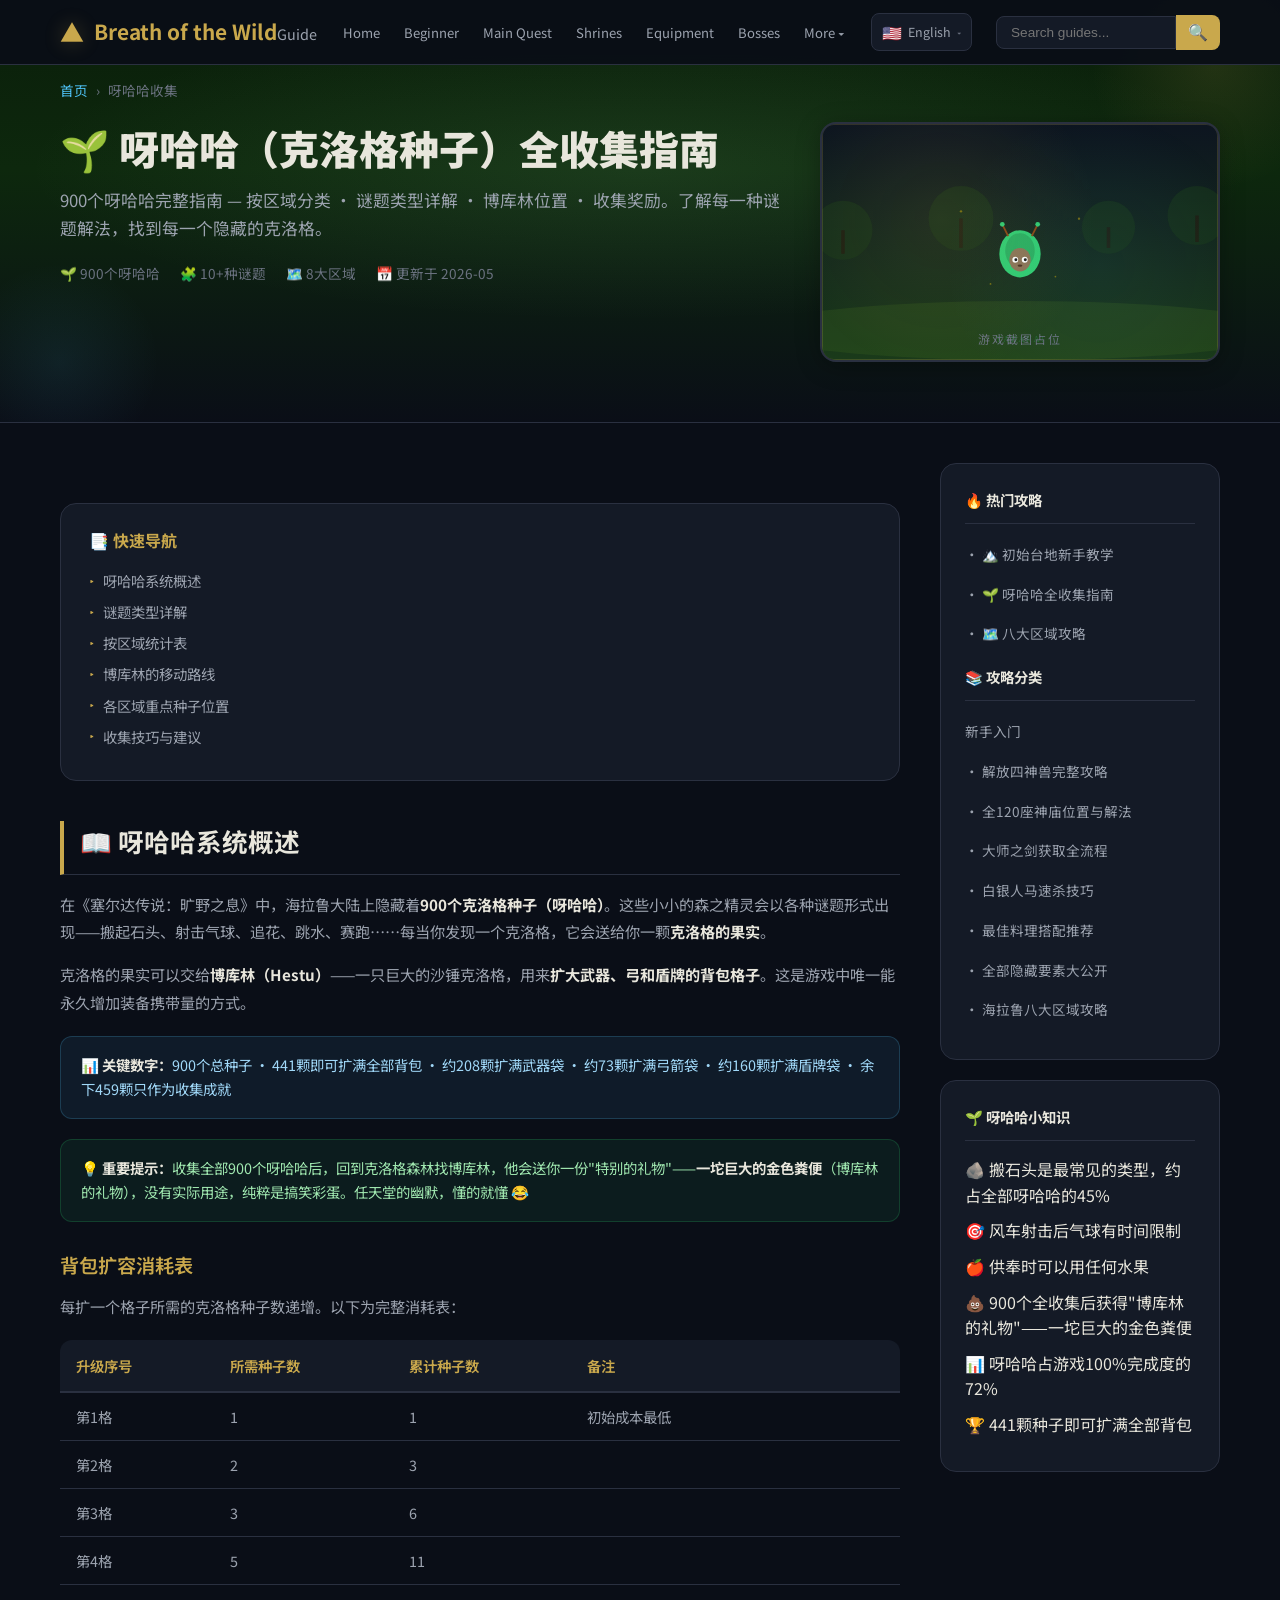
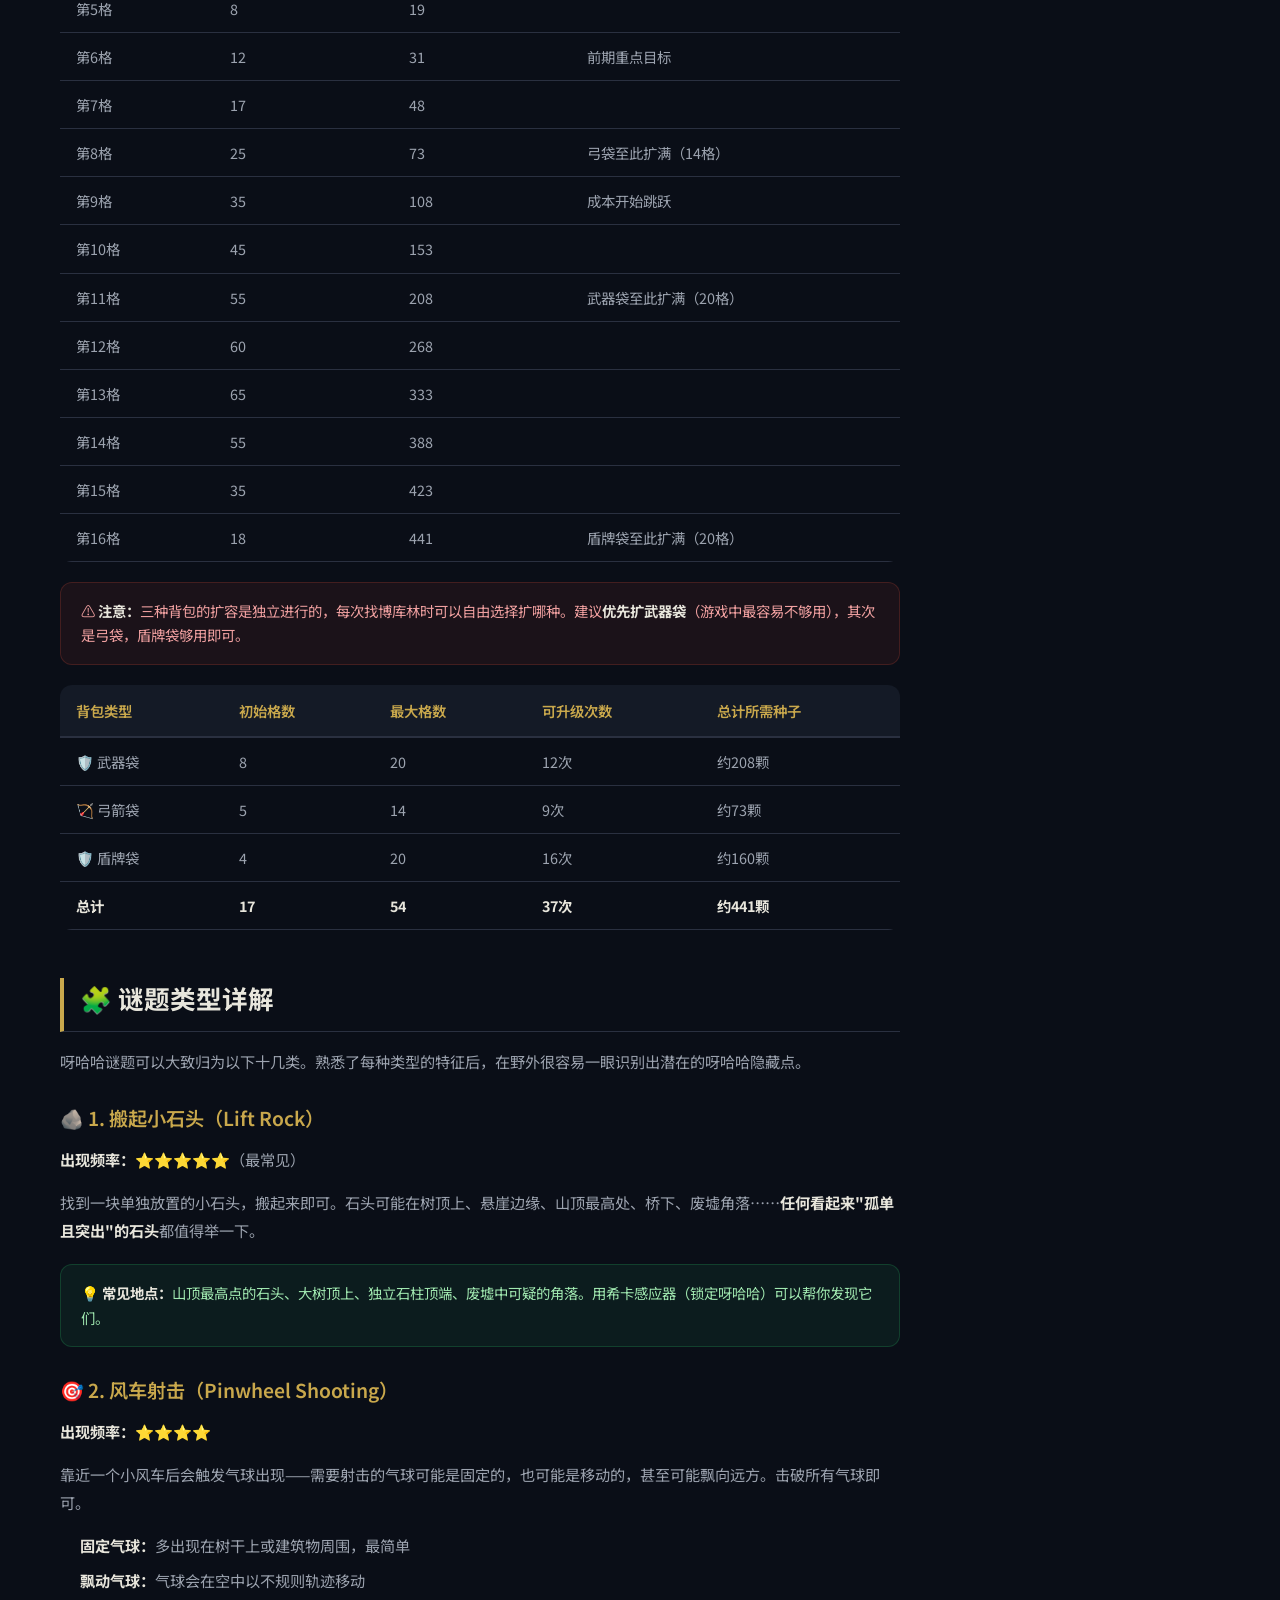
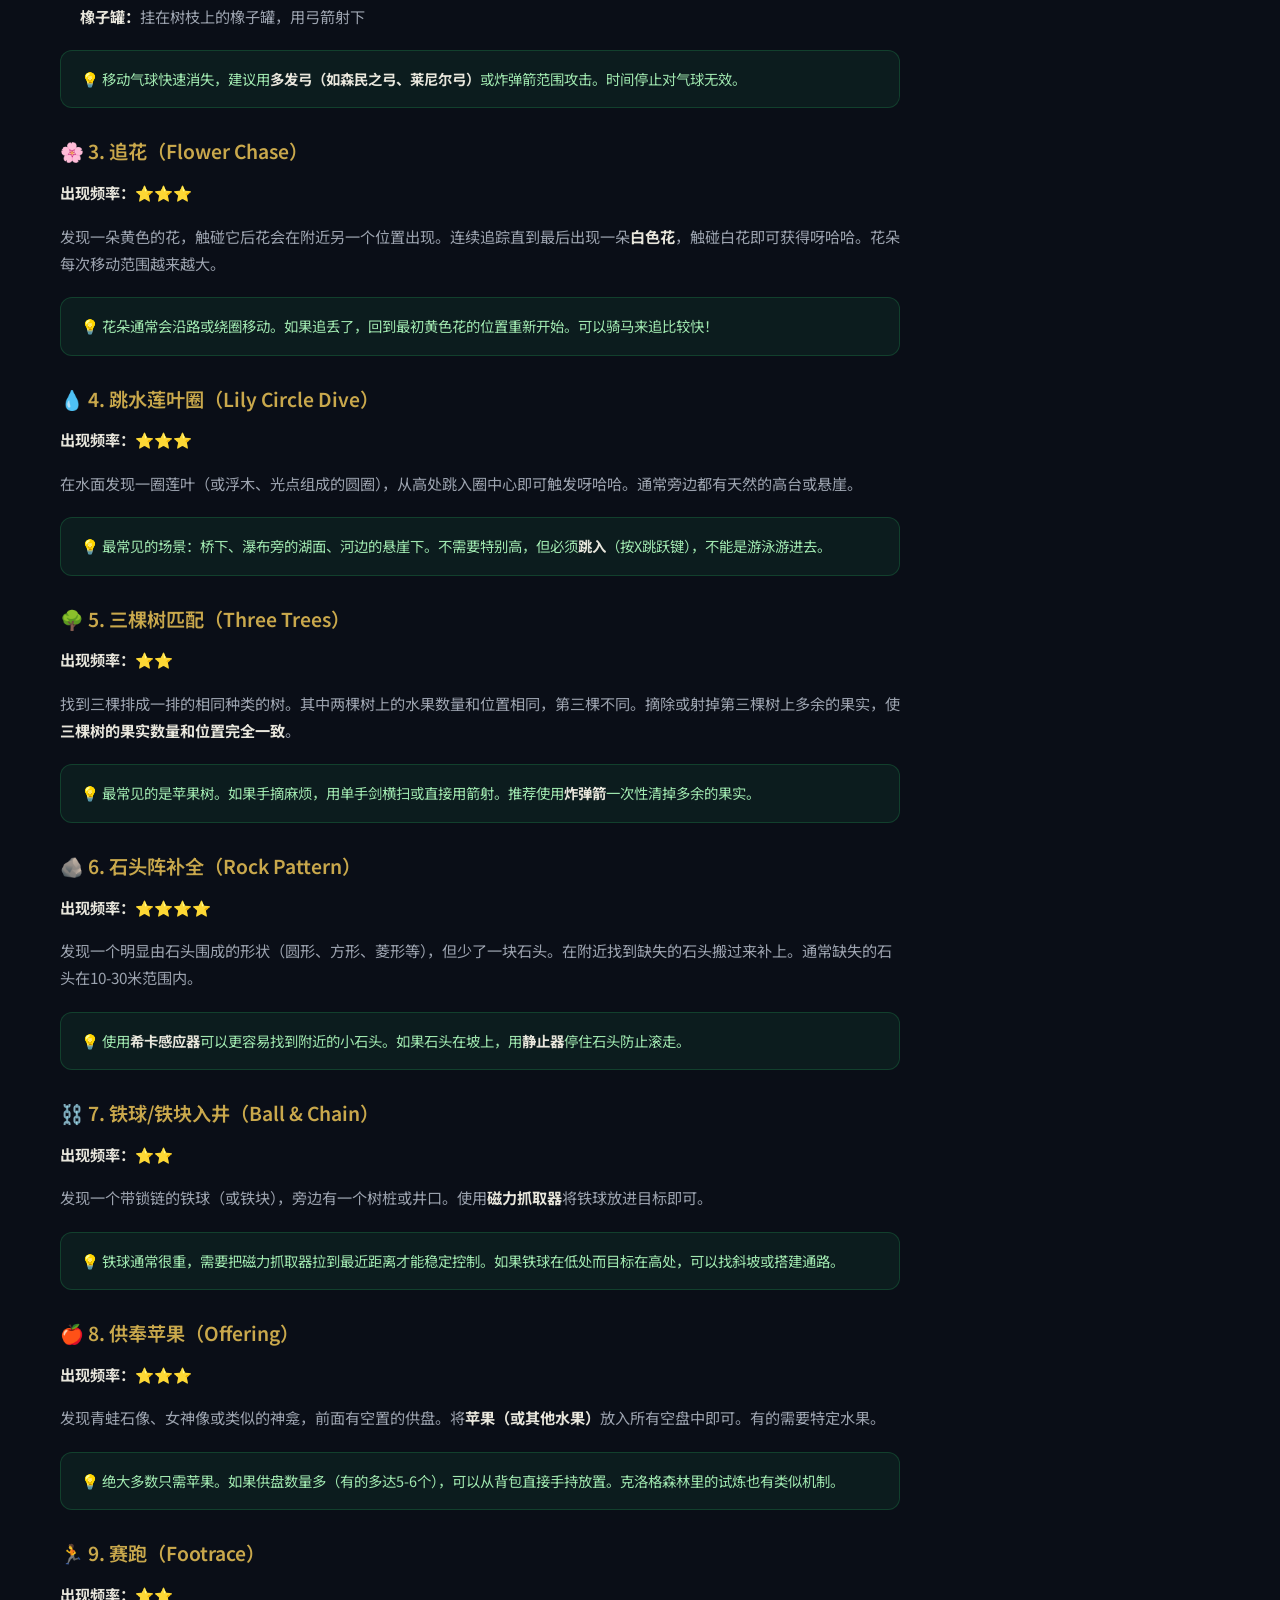
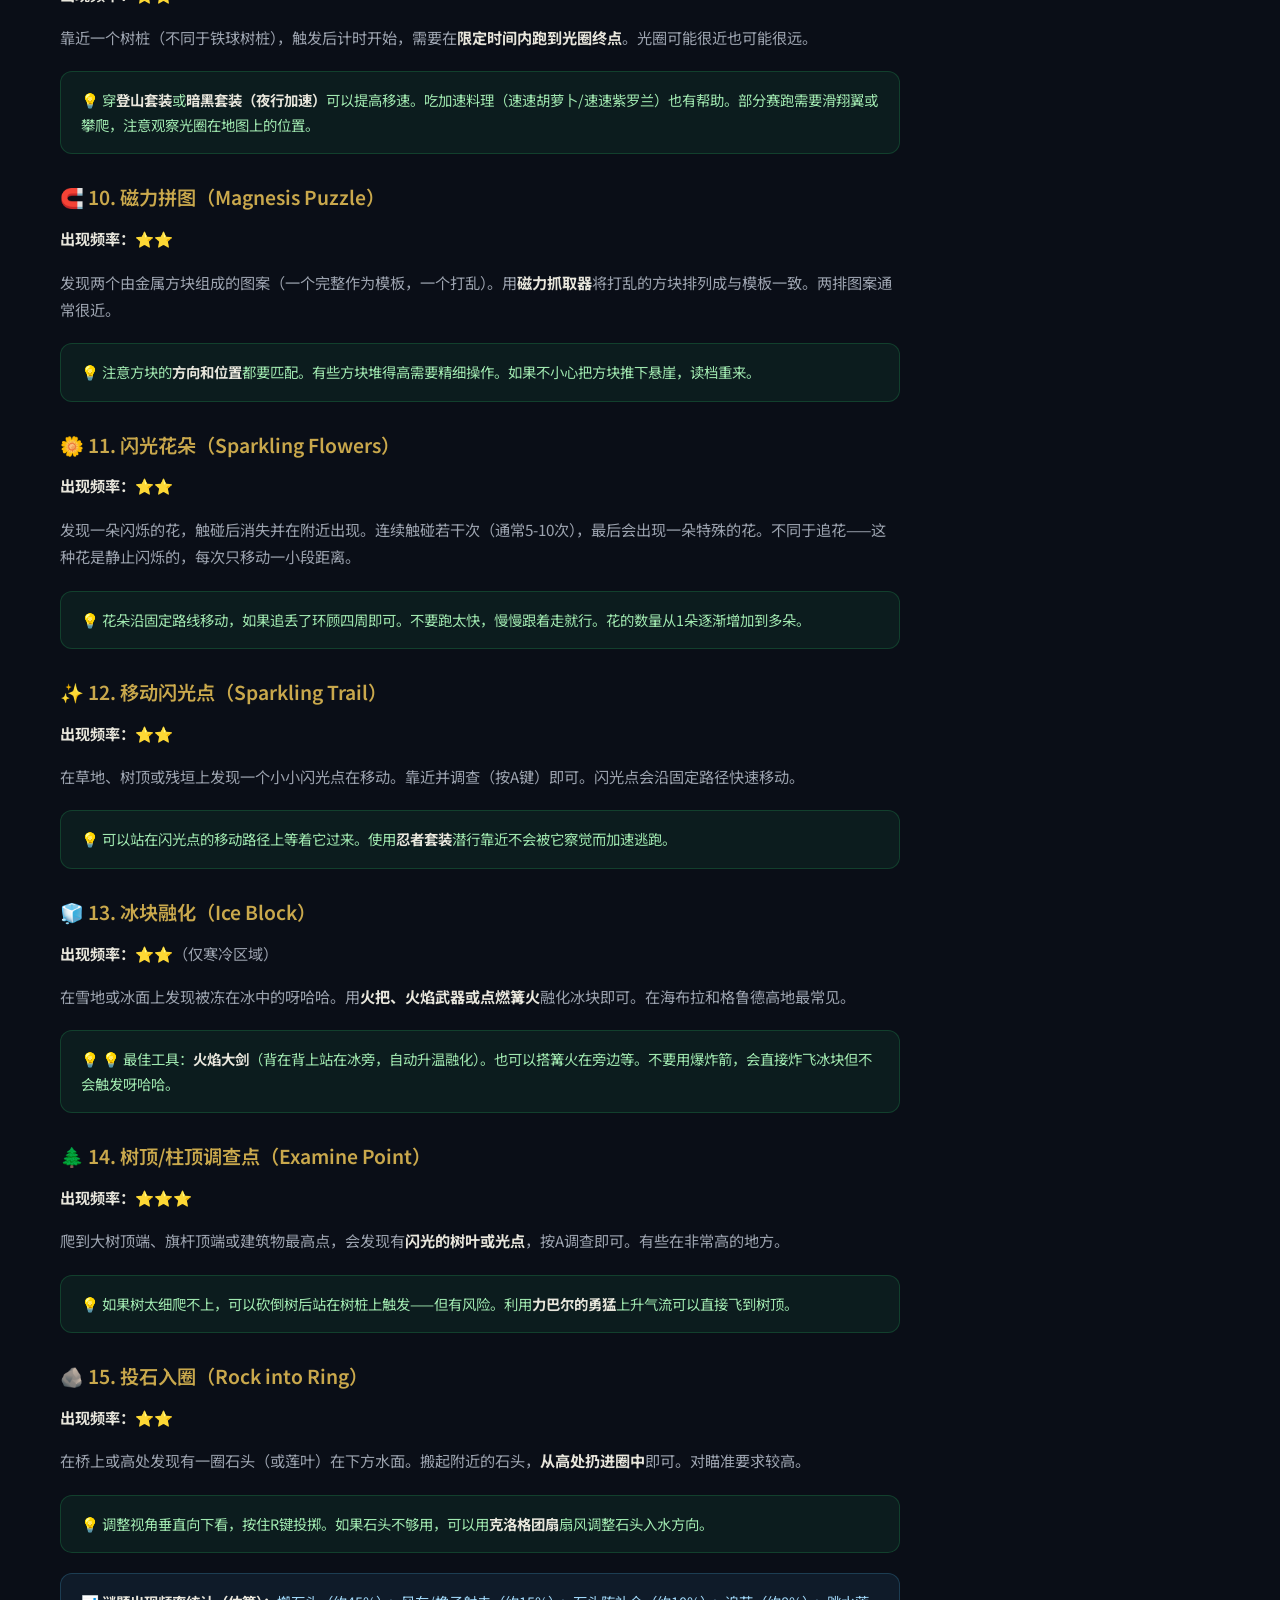
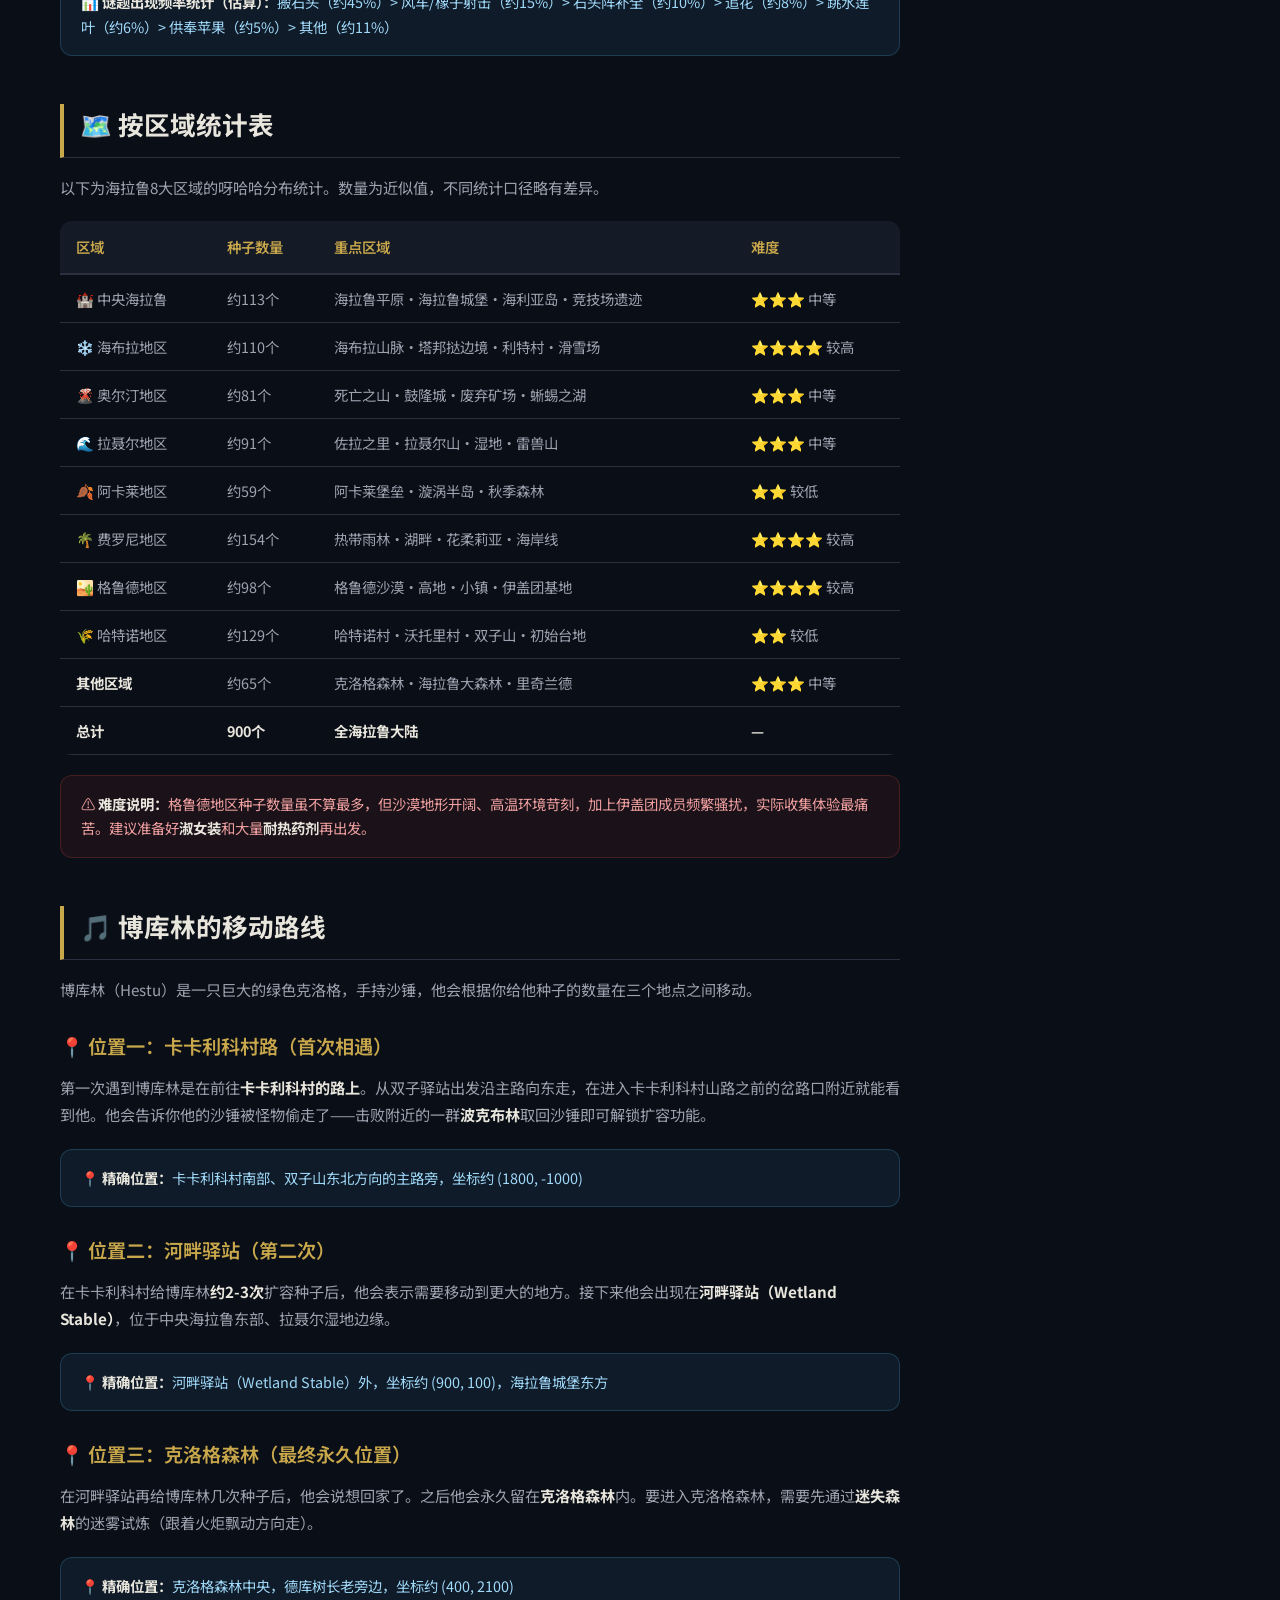
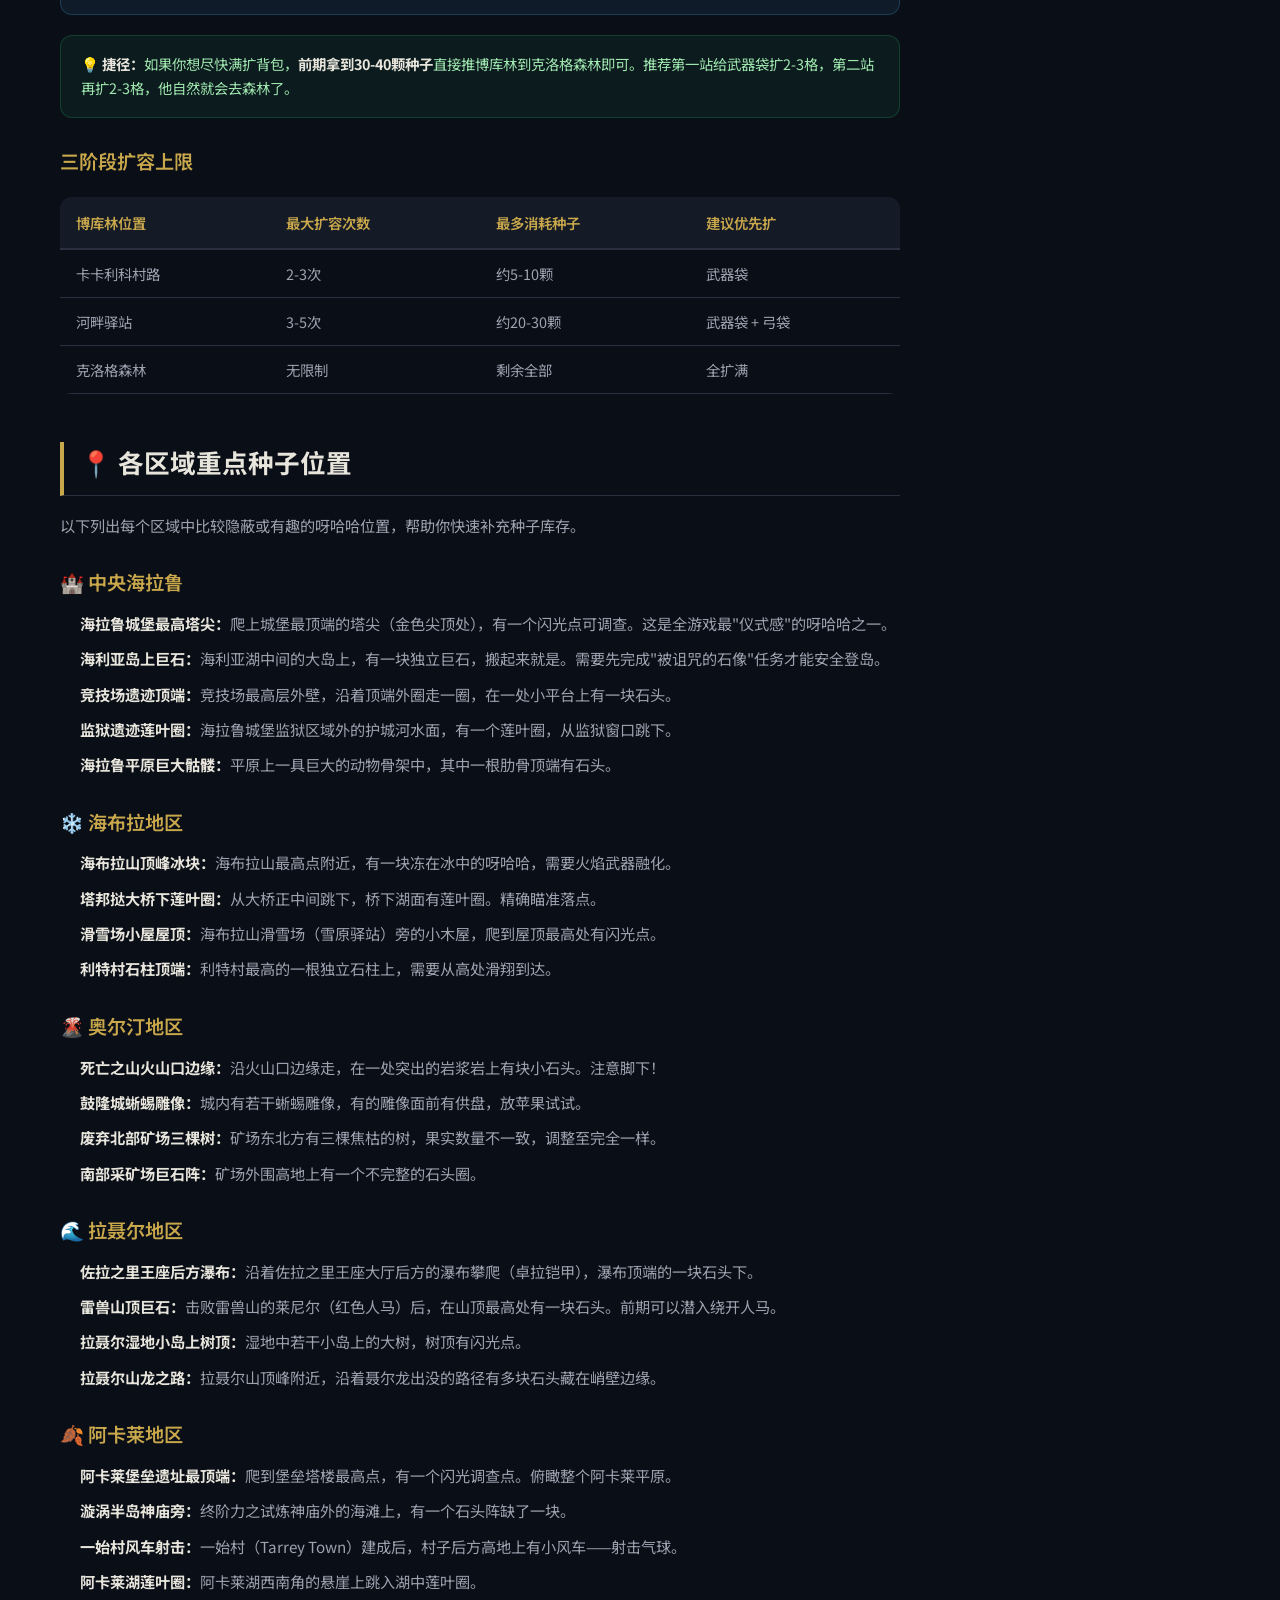
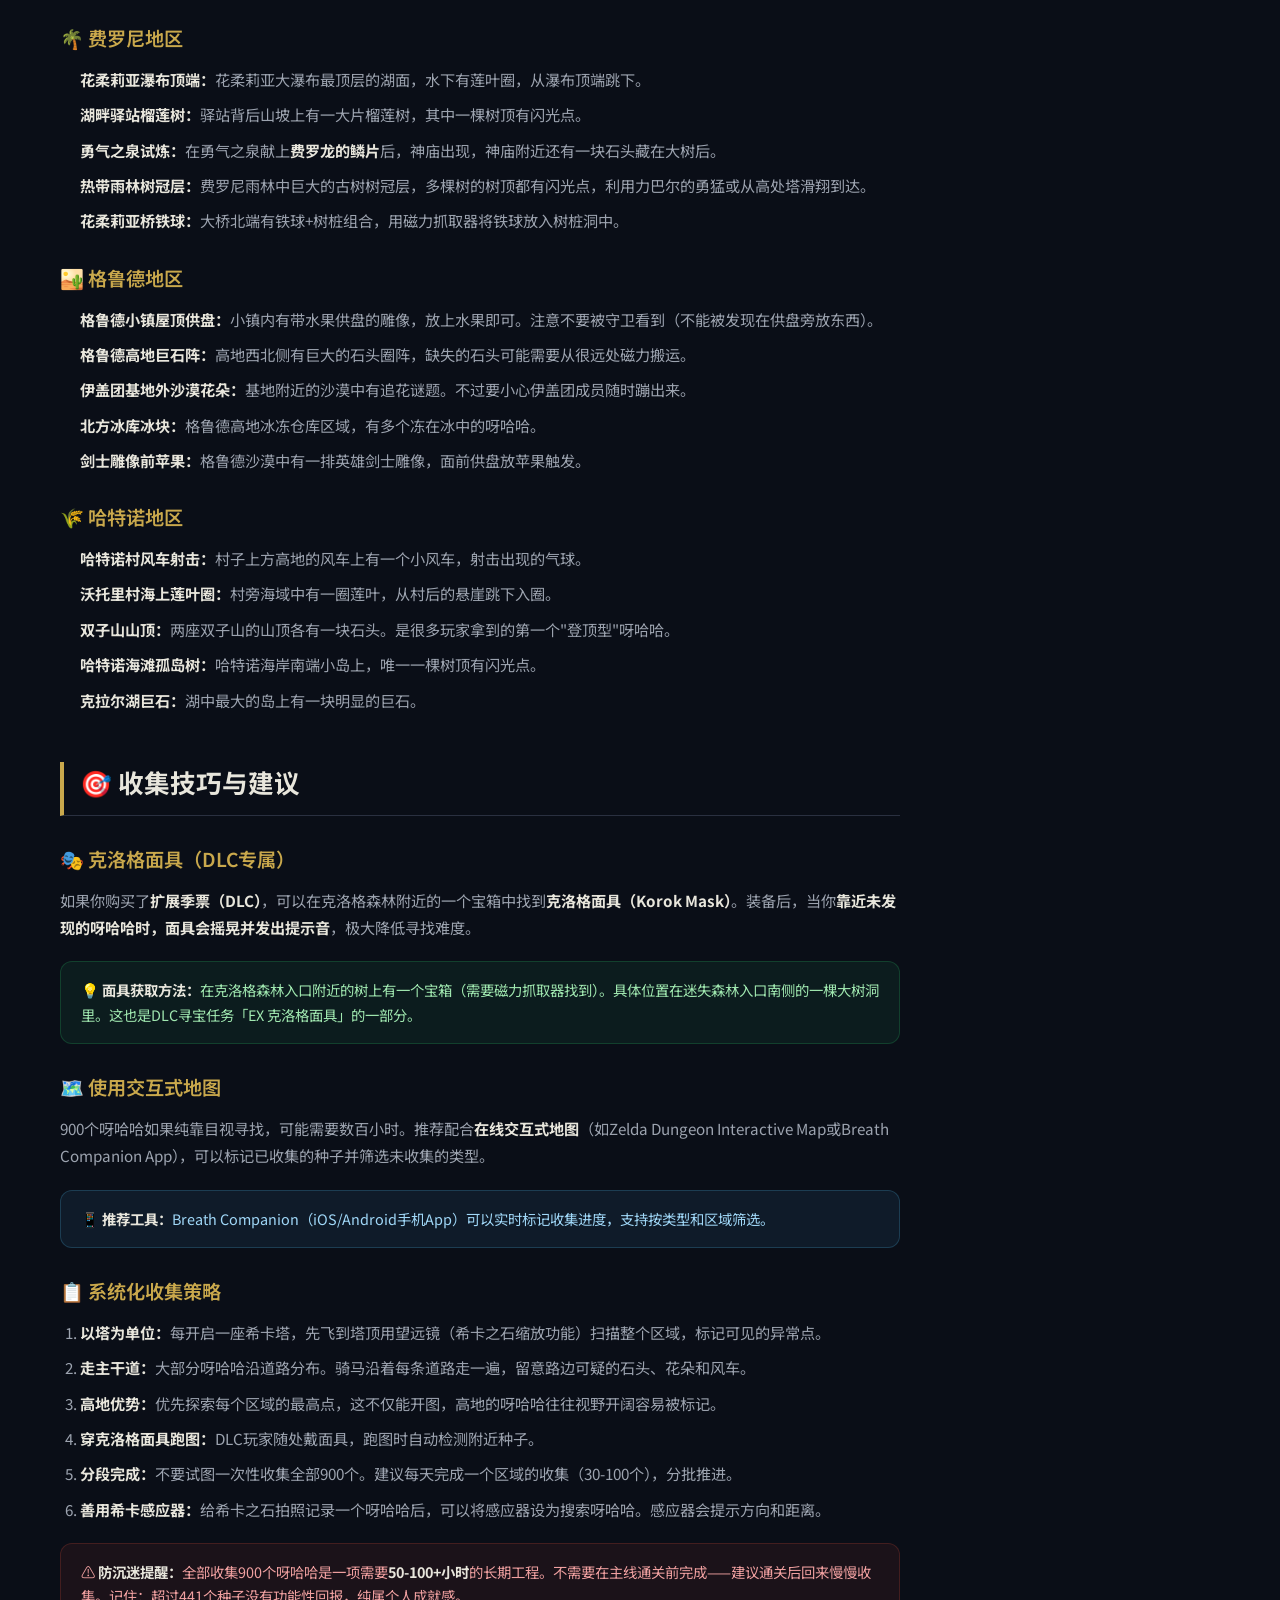
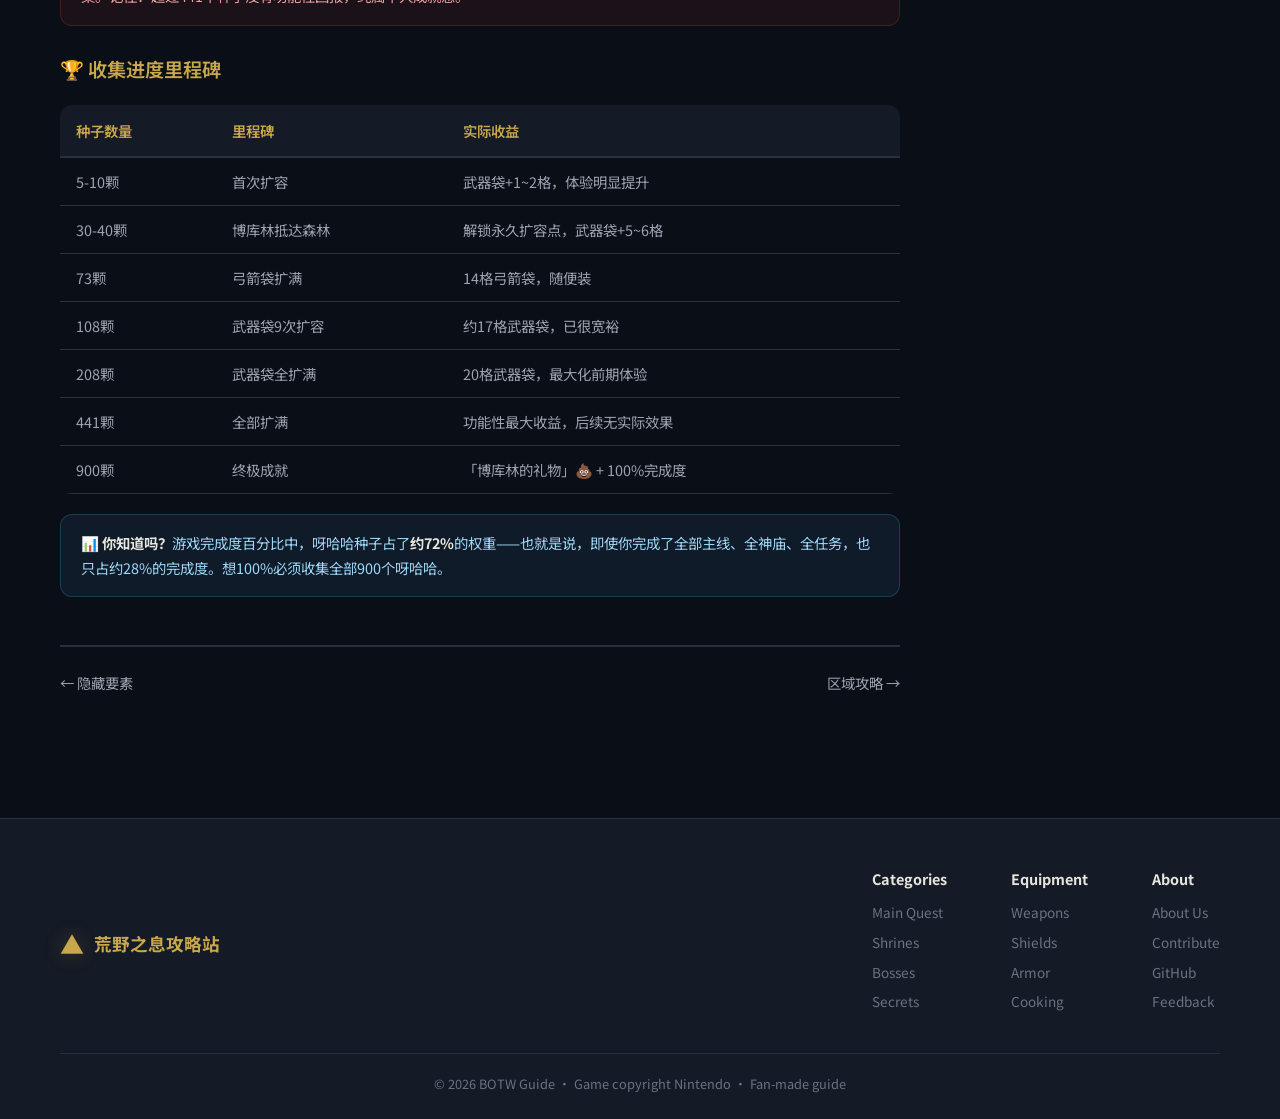
<file: guides/korok-seeds.html>
﻿<!DOCTYPE html>
<html lang="zh-CN">
<head>
  <meta charset="UTF-8">
  <meta name="viewport" content="width=device-width, initial-scale=1.0">
  <title>🌱 呀哈哈全收集指南 | 荒野之息攻略站</title>
  <meta name="description" content="塞尔达传说旷野之息900个呀哈哈（克洛格种子）完整收集指南，谜题类型详解、博库林位置、背包扩容成本、各区域重点种子位置">
  <link rel="stylesheet" href="../css/style.css">
  <link rel="stylesheet" href="../css/material.css">
  <link rel="stylesheet" href="../css/illustrations.css">
  <link rel="stylesheet" href="../css/guide.css">
  <link rel="preconnect" href="https://fonts.googleapis.com">
  <link href="https://fonts.googleapis.com/css2?family=Noto+Sans+SC:wght@300;400;500;700;900&display=swap" rel="stylesheet">
</head>
<body>
  <!-- 导航栏 -->
  <nav class="navbar">
    <div class="nav-container">
      <a href="../index.html" class="nav-logo">
        <span class="logo-icon">▲</span>
        <span class="logo-text"><span data-i18n="logo.text">荒野之息</span><span class="logo-sub" data-i18n="logo.sub">攻略站</span></span>
      </a>
      <ul class="nav-menu" id="navMenu">
        <li><a href="../index.html" class="nav-link" data-i18n="nav.home">首页</a></li>
        <li><a href="great-plateau.html" class="nav-link" data-i18n="nav.beginner">新手入门</a></li>
        <li><a href="divine-beasts.html" class="nav-link" data-i18n="nav.main">主线攻略</a></li>
        <li><a href="shrines.html" class="nav-link" data-i18n="nav.shrines">神庙攻略</a></li>
        <li><a href="equipment.html" class="nav-link" data-i18n="nav.equipment">装备图鉴</a></li>
        <li><a href="bosses.html" class="nav-link" data-i18n="nav.bosses">BOSS指南</a></li>
        <li class="nav-dropdown">
          <a href="#" class="nav-link nav-more" data-i18n="nav.more">更多 ▾</a>
          <ul class="dropdown-menu">
            <li><a href="korok-seeds.html" data-i18n="nav.more_korok">🌱 呀哈哈全收集</a></li>
            <li><a href="cooking.html" data-i18n="nav.more_cooking">🍲 料理配方大全</a></li>
            <li><a href="secrets.html" data-i18n="nav.more_secrets">🔍 隐藏要素</a></li>
            <li><a href="regions.html" data-i18n="nav.more_regions">🗺️ 区域攻略</a>
            <li><a href="locations.html" data-i18n="nav.more_locations">📍 重要地点</a></li></li>
          </ul>
        </li>
      </ul>
      <div class="nav-search">
        <input type="text" data-i18n-placeholder="search" placeholder="搜索攻略..." id="searchInput">
        <button class="search-btn" id="searchBtn">🔍</button>
      </div>
      <button class="menu-toggle" id="menuToggle">☰</button>
    </div>
  </nav>

  <!-- 攻略头部 -->
  <section class="guide-hero" style="background:radial-gradient(ellipse 80% 60% at 50% 40%, rgba(129,199,132,0.12) 0%, transparent 60%),linear-gradient(180deg, #0a1e0a 0%, #0d280d 40%, #0a0e17 100%)">
    <div class="guide-hero-inner">
      <div class="guide-breadcrumb">
        <a href="../index.html">首页</a> <span class="sep">›</span>
        <span>呀哈哈收集</span>
      </div>
      <div class="guide-hero-content">
        <div class="guide-hero-text">
          <h1>🌱 呀哈哈（克洛格种子）全收集指南</h1>
          <p class="guide-desc">900个呀哈哈完整指南 — 按区域分类 · 谜题类型详解 · 博库林位置 · 收集奖励。了解每一种谜题解法，找到每一个隐藏的克洛格。</p>
          <div class="guide-meta-bar">
            <span>🌱 900个呀哈哈</span>
            <span>🧩 10+种谜题</span>
            <span>🗺️ 8大区域</span>
            <span>📅 更新于 2026-05</span>
          </div>
        </div>
        <div class="guide-hero-image"><img src="../images/korok.svg" alt="" style="width:100%;height:100%;object-fit:cover;position:absolute;inset:0">🌱</div>
      </div>
    </div>
  </section>

  <div class="guide-layout">
    <!-- 主内容 -->
    <main class="guide-main">
      <!-- 目录 -->
      <div class="guide-toc">
        <h3>📑 快速导航</h3>
        <ul>
          <li><a href="#section-overview">呀哈哈系统概述</a></li>
          <li><a href="#section-puzzles">谜题类型详解</a></li>
          <li><a href="#section-region-table">按区域统计表</a></li>
          <li><a href="#section-hestu">博库林的移动路线</a></li>
          <li><a href="#section-seeds">各区域重点种子位置</a></li>
          <li><a href="#section-tips">收集技巧与建议</a></li>
        </ul>
      </div>

      <!-- ========== SECTION 1: 概述 ========== -->
      <section class="guide-section" id="section-overview">
        <h2>📖 呀哈哈系统概述</h2>
        <p>在《塞尔达传说：旷野之息》中，海拉鲁大陆上隐藏着<strong>900个克洛格种子（呀哈哈）</strong>。这些小小的森之精灵会以各种谜题形式出现——搬起石头、射击气球、追花、跳水、赛跑……每当你发现一个克洛格，它会送给你一颗<strong>克洛格的果实</strong>。</p>

        <p>克洛格的果实可以交给<strong>博库林（Hestu）</strong>——一只巨大的沙锤克洛格，用来<strong>扩大武器、弓和盾牌的背包格子</strong>。这是游戏中唯一能永久增加装备携带量的方式。</p>

        <div class="guide-info">
          📊 <strong>关键数字：</strong>900个总种子 · 441颗即可扩满全部背包 · 约208颗扩满武器袋 · 约73颗扩满弓箭袋 · 约160颗扩满盾牌袋 · 余下459颗只作为收集成就
        </div>

        <div class="guide-tip">
          💡 <strong>重要提示：</strong>收集全部900个呀哈哈后，回到克洛格森林找博库林，他会送你一份"特别的礼物"——<strong>一坨巨大的金色粪便</strong>（博库林的礼物），没有实际用途，纯粹是搞笑彩蛋。任天堂的幽默，懂的就懂 😂
        </div>

        <h3>背包扩容消耗表</h3>
        <p>每扩一个格子所需的克洛格种子数递增。以下为完整消耗表：</p>
        <table class="guide-table">
          <tr><th>升级序号</th><th>所需种子数</th><th>累计种子数</th><th>备注</th></tr>
          <tr><td>第1格</td><td>1</td><td>1</td><td>初始成本最低</td></tr>
          <tr><td>第2格</td><td>2</td><td>3</td><td></td></tr>
          <tr><td>第3格</td><td>3</td><td>6</td><td></td></tr>
          <tr><td>第4格</td><td>5</td><td>11</td><td></td></tr>
          <tr><td>第5格</td><td>8</td><td>19</td><td></td></tr>
          <tr><td>第6格</td><td>12</td><td>31</td><td>前期重点目标</td></tr>
          <tr><td>第7格</td><td>17</td><td>48</td><td></td></tr>
          <tr><td>第8格</td><td>25</td><td>73</td><td>弓袋至此扩满（14格）</td></tr>
          <tr><td>第9格</td><td>35</td><td>108</td><td>成本开始跳跃</td></tr>
          <tr><td>第10格</td><td>45</td><td>153</td><td></td></tr>
          <tr><td>第11格</td><td>55</td><td>208</td><td>武器袋至此扩满（20格）</td></tr>
          <tr><td>第12格</td><td>60</td><td>268</td><td></td></tr>
          <tr><td>第13格</td><td>65</td><td>333</td><td></td></tr>
          <tr><td>第14格</td><td>55</td><td>388</td><td></td></tr>
          <tr><td>第15格</td><td>35</td><td>423</td><td></td></tr>
          <tr><td>第16格</td><td>18</td><td>441</td><td>盾牌袋至此扩满（20格）</td></tr>
        </table>

        <div class="guide-warning">
          ⚠️ <strong>注意：</strong>三种背包的扩容是独立进行的，每次找博库林时可以自由选择扩哪种。建议<strong>优先扩武器袋</strong>（游戏中最容易不够用），其次是弓袋，盾牌袋够用即可。
        </div>

        <table class="guide-table">
          <tr><th>背包类型</th><th>初始格数</th><th>最大格数</th><th>可升级次数</th><th>总计所需种子</th></tr>
          <tr><td>🛡️ 武器袋</td><td>8</td><td>20</td><td>12次</td><td>约208颗</td></tr>
          <tr><td>🏹 弓箭袋</td><td>5</td><td>14</td><td>9次</td><td>约73颗</td></tr>
          <tr><td>🛡️ 盾牌袋</td><td>4</td><td>20</td><td>16次</td><td>约160颗</td></tr>
          <tr><td><strong>总计</strong></td><td><strong>17</strong></td><td><strong>54</strong></td><td><strong>37次</strong></td><td><strong>约441颗</strong></td></tr>
        </table>
      </section>

      <!-- ========== SECTION 2: 谜题类型详解 ========== -->
      <section class="guide-section" id="section-puzzles">
        <h2>🧩 谜题类型详解</h2>
        <p>呀哈哈谜题可以大致归为以下十几类。熟悉了每种类型的特征后，在野外很容易一眼识别出潜在的呀哈哈隐藏点。</p>

        <!-- 1. 小石头 -->
        <h3>🪨 1. 搬起小石头（Lift Rock）</h3>
        <p><strong>出现频率：</strong>⭐⭐⭐⭐⭐（最常见）</p>
        <p>找到一块单独放置的小石头，搬起来即可。石头可能在树顶上、悬崖边缘、山顶最高处、桥下、废墟角落……<strong>任何看起来"孤单且突出"的石头</strong>都值得举一下。</p>
        <div class="guide-tip">💡 <strong>常见地点：</strong>山顶最高点的石头、大树顶上、独立石柱顶端、废墟中可疑的角落。用希卡感应器（锁定呀哈哈）可以帮你发现它们。</div>

        <!-- 2. 风车射击 -->
        <h3>🎯 2. 风车射击（Pinwheel Shooting）</h3>
        <p><strong>出现频率：</strong>⭐⭐⭐⭐</p>
        <p>靠近一个小风车后会触发气球出现——需要射击的气球可能是固定的，也可能是移动的，甚至可能飘向远方。击破所有气球即可。</p>
        <ul>
          <li><strong>固定气球：</strong>多出现在树干上或建筑物周围，最简单</li>
          <li><strong>飘动气球：</strong>气球会在空中以不规则轨迹移动</li>
          <li><strong>橡子罐：</strong>挂在树枝上的橡子罐，用弓箭射下</li>
        </ul>
        <div class="guide-tip">💡 移动气球快速消失，建议用<strong>多发弓（如森民之弓、莱尼尔弓）</strong>或炸弹箭范围攻击。时间停止对气球无效。</div>

        <!-- 3. 追花 -->
        <h3>🌸 3. 追花（Flower Chase）</h3>
        <p><strong>出现频率：</strong>⭐⭐⭐</p>
        <p>发现一朵黄色的花，触碰它后花会在附近另一个位置出现。连续追踪直到最后出现一朵<strong>白色花</strong>，触碰白花即可获得呀哈哈。花朵每次移动范围越来越大。</p>
        <div class="guide-tip">💡 花朵通常会沿路或绕圈移动。如果追丢了，回到最初黄色花的位置重新开始。可以骑马来追比较快！</div>

        <!-- 4. 莲叶圈跳水 -->
        <h3>💧 4. 跳水莲叶圈（Lily Circle Dive）</h3>
        <p><strong>出现频率：</strong>⭐⭐⭐</p>
        <p>在水面发现一圈莲叶（或浮木、光点组成的圆圈），从高处跳入圈中心即可触发呀哈哈。通常旁边都有天然的高台或悬崖。</p>
        <div class="guide-tip">💡 最常见的场景：桥下、瀑布旁的湖面、河边的悬崖下。不需要特别高，但必须<strong>跳入</strong>（按X跳跃键），不能是游泳游进去。</div>

        <!-- 5. 三棵树 -->
        <h3>🌳 5. 三棵树匹配（Three Trees）</h3>
        <p><strong>出现频率：</strong>⭐⭐</p>
        <p>找到三棵排成一排的相同种类的树。其中两棵树上的水果数量和位置相同，第三棵不同。摘除或射掉第三棵树上多余的果实，使<strong>三棵树的果实数量和位置完全一致</strong>。</p>
        <div class="guide-tip">💡 最常见的是苹果树。如果手摘麻烦，用单手剑横扫或直接用箭射。推荐使用<strong>炸弹箭</strong>一次性清掉多余的果实。</div>

        <!-- 6. 石头阵 -->
        <h3>🪨 6. 石头阵补全（Rock Pattern）</h3>
        <p><strong>出现频率：</strong>⭐⭐⭐⭐</p>
        <p>发现一个明显由石头围成的形状（圆形、方形、菱形等），但少了一块石头。在附近找到缺失的石头搬过来补上。通常缺失的石头在10-30米范围内。</p>
        <div class="guide-tip">💡 使用<strong>希卡感应器</strong>可以更容易找到附近的小石头。如果石头在坡上，用<strong>静止器</strong>停住石头防止滚走。</div>

        <!-- 7. 铁球入井 -->
        <h3>⛓️ 7. 铁球/铁块入井（Ball & Chain）</h3>
        <p><strong>出现频率：</strong>⭐⭐</p>
        <p>发现一个带锁链的铁球（或铁块），旁边有一个树桩或井口。使用<strong>磁力抓取器</strong>将铁球放进目标即可。</p>
        <div class="guide-tip">💡 铁球通常很重，需要把磁力抓取器拉到最近距离才能稳定控制。如果铁球在低处而目标在高处，可以找斜坡或搭建通路。</div>

        <!-- 8. 供奉苹果 -->
        <h3>🍎 8. 供奉苹果（Offering）</h3>
        <p><strong>出现频率：</strong>⭐⭐⭐</p>
        <p>发现青蛙石像、女神像或类似的神龛，前面有空置的供盘。将<strong>苹果（或其他水果）</strong>放入所有空盘中即可。有的需要特定水果。</p>
        <div class="guide-tip">💡 绝大多数只需苹果。如果供盘数量多（有的多达5-6个），可以从背包直接手持放置。克洛格森林里的试炼也有类似机制。</div>

        <!-- 9. 赛跑 -->
        <h3>🏃 9. 赛跑（Footrace）</h3>
        <p><strong>出现频率：</strong>⭐⭐</p>
        <p>靠近一个树桩（不同于铁球树桩），触发后计时开始，需要在<strong>限定时间内跑到光圈终点</strong>。光圈可能很近也可能很远。</p>
        <div class="guide-tip">💡 穿<strong>登山套装</strong>或<strong>暗黑套装（夜行加速）</strong>可以提高移速。吃加速料理（速速胡萝卜/速速紫罗兰）也有帮助。部分赛跑需要滑翔翼或攀爬，注意观察光圈在地图上的位置。</div>

        <!-- 10. 磁力方块 -->
        <h3>🧲 10. 磁力拼图（Magnesis Puzzle）</h3>
        <p><strong>出现频率：</strong>⭐⭐</p>
        <p>发现两个由金属方块组成的图案（一个完整作为模板，一个打乱）。用<strong>磁力抓取器</strong>将打乱的方块排列成与模板一致。两排图案通常很近。</p>
        <div class="guide-tip">💡 注意方块的<strong>方向和位置</strong>都要匹配。有些方块堆得高需要精细操作。如果不小心把方块推下悬崖，读档重来。</div>

        <!-- 11. 黄色花朵 -->
        <h3>🌼 11. 闪光花朵（Sparkling Flowers）</h3>
        <p><strong>出现频率：</strong>⭐⭐</p>
        <p>发现一朵闪烁的花，触碰后消失并在附近出现。连续触碰若干次（通常5-10次），最后会出现一朵特殊的花。不同于追花——这种花是静止闪烁的，每次只移动一小段距离。</p>
        <div class="guide-tip">💡 花朵沿固定路线移动，如果追丢了环顾四周即可。不要跑太快，慢慢跟着走就行。花的数量从1朵逐渐增加到多朵。</div>

        <!-- 12. 会跑的闪光点 -->
        <h3>✨ 12. 移动闪光点（Sparkling Trail）</h3>
        <p><strong>出现频率：</strong>⭐⭐</p>
        <p>在草地、树顶或残垣上发现一个小小闪光点在移动。靠近并调查（按A键）即可。闪光点会沿固定路径快速移动。</p>
        <div class="guide-tip">💡 可以站在闪光点的移动路径上等着它过来。使用<strong>忍者套装</strong>潜行靠近不会被它察觉而加速逃跑。</div>

        <!-- 13. 冰块融化 -->
        <h3>🧊 13. 冰块融化（Ice Block）</h3>
        <p><strong>出现频率：</strong>⭐⭐（仅寒冷区域）</p>
        <p>在雪地或冰面上发现被冻在冰中的呀哈哈。用<strong>火把、火焰武器或点燃篝火</strong>融化冰块即可。在海布拉和格鲁德高地最常见。</p>
        <div class="guide-tip">💡 💡 最佳工具：<strong>火焰大剑</strong>（背在背上站在冰旁，自动升温融化）。也可以搭篝火在旁边等。不要用爆炸箭，会直接炸飞冰块但不会触发呀哈哈。</div>

        <!-- 14. 树上亮点 -->
        <h3>🌲 14. 树顶/柱顶调查点（Examine Point）</h3>
        <p><strong>出现频率：</strong>⭐⭐⭐</p>
        <p>爬到大树顶端、旗杆顶端或建筑物最高点，会发现有<strong>闪光的树叶或光点</strong>，按A调查即可。有些在非常高的地方。</p>
        <div class="guide-tip">💡 如果树太细爬不上，可以砍倒树后站在树桩上触发——但有风险。利用<strong>力巴尔的勇猛</strong>上升气流可以直接飞到树顶。</div>

        <!-- 15. 投石入圈 -->
        <h3>🪨 15. 投石入圈（Rock into Ring）</h3>
        <p><strong>出现频率：</strong>⭐⭐</p>
        <p>在桥上或高处发现有一圈石头（或莲叶）在下方水面。搬起附近的石头，<strong>从高处扔进圈中</strong>即可。对瞄准要求较高。</p>
        <div class="guide-tip">💡 调整视角垂直向下看，按住R键投掷。如果石头不够用，可以用<strong>克洛格团扇</strong>扇风调整石头入水方向。</div>

        <div class="guide-info">
          📊 <strong>谜题出现频率统计（估算）：</strong>搬石头（约45%）> 风车/橡子射击（约15%）> 石头阵补全（约10%）> 追花（约8%）> 跳水莲叶（约6%）> 供奉苹果（约5%）> 其他（约11%）
        </div>
      </section>

      <!-- ========== SECTION 3: 按区域统计 ========== -->
      <section class="guide-section" id="section-region-table">
        <h2>🗺️ 按区域统计表</h2>
        <p>以下为海拉鲁8大区域的呀哈哈分布统计。数量为近似值，不同统计口径略有差异。</p>

        <table class="guide-table">
          <tr><th>区域</th><th>种子数量</th><th>重点区域</th><th>难度</th></tr>
          <tr><td>🏰 中央海拉鲁</td><td>约113个</td><td>海拉鲁平原·海拉鲁城堡·海利亚岛·竞技场遗迹</td><td>⭐⭐⭐ 中等</td></tr>
          <tr><td>❄️ 海布拉地区</td><td>约110个</td><td>海布拉山脉·塔邦挞边境·利特村·滑雪场</td><td>⭐⭐⭐⭐ 较高</td></tr>
          <tr><td>🌋 奥尔汀地区</td><td>约81个</td><td>死亡之山·鼓隆城·废弃矿场·蜥蜴之湖</td><td>⭐⭐⭐ 中等</td></tr>
          <tr><td>🌊 拉聂尔地区</td><td>约91个</td><td>佐拉之里·拉聂尔山·湿地·雷兽山</td><td>⭐⭐⭐ 中等</td></tr>
          <tr><td>🍂 阿卡莱地区</td><td>约59个</td><td>阿卡莱堡垒·漩涡半岛·秋季森林</td><td>⭐⭐ 较低</td></tr>
          <tr><td>🌴 费罗尼地区</td><td>约154个</td><td>热带雨林·湖畔·花柔莉亚·海岸线</td><td>⭐⭐⭐⭐ 较高</td></tr>
          <tr><td>🏜️ 格鲁德地区</td><td>约98个</td><td>格鲁德沙漠·高地·小镇·伊盖团基地</td><td>⭐⭐⭐⭐ 较高</td></tr>
          <tr><td>🌾 哈特诺地区</td><td>约129个</td><td>哈特诺村·沃托里村·双子山·初始台地</td><td>⭐⭐ 较低</td></tr>
          <tr><td><strong>其他区域</strong></td><td>约65个</td><td>克洛格森林·海拉鲁大森林·里奇兰德</td><td>⭐⭐⭐ 中等</td></tr>
          <tr class="guide-table-total"><td><strong>总计</strong></td><td><strong>900个</strong></td><td><strong>全海拉鲁大陆</strong></td><td><strong>—</strong></td></tr>
        </table>

        <div class="guide-warning">
          ⚠️ <strong>难度说明：</strong>格鲁德地区种子数量虽不算最多，但沙漠地形开阔、高温环境苛刻，加上伊盖团成员频繁骚扰，实际收集体验最痛苦。建议准备好<strong>淑女装</strong>和大量<strong>耐热药剂</strong>再出发。
        </div>
      </section>

      <!-- ========== SECTION 4: 博库林移动路线 ========== -->
      <section class="guide-section" id="section-hestu">
        <h2>🎵 博库林的移动路线</h2>
        <p>博库林（Hestu）是一只巨大的绿色克洛格，手持沙锤，他会根据你给他种子的数量在三个地点之间移动。</p>

        <h3>📍 位置一：卡卡利科村路（首次相遇）</h3>
        <p>第一次遇到博库林是在前往<strong>卡卡利科村的路上</strong>。从双子驿站出发沿主路向东走，在进入卡卡利科村山路之前的岔路口附近就能看到他。他会告诉你他的沙锤被怪物偷走了——击败附近的一群<strong>波克布林</strong>取回沙锤即可解锁扩容功能。</p>
        <div class="guide-info">📍 <strong>精确位置：</strong>卡卡利科村南部、双子山东北方向的主路旁，坐标约 (1800, -1000)</div>

        <h3>📍 位置二：河畔驿站（第二次）</h3>
        <p>在卡卡利科村给博库林<strong>约2-3次</strong>扩容种子后，他会表示需要移动到更大的地方。接下来他会出现在<strong>河畔驿站（Wetland Stable）</strong>，位于中央海拉鲁东部、拉聂尔湿地边缘。</p>
        <div class="guide-info">📍 <strong>精确位置：</strong>河畔驿站（Wetland Stable）外，坐标约 (900, 100)，海拉鲁城堡东方</div>

        <h3>📍 位置三：克洛格森林（最终永久位置）</h3>
        <p>在河畔驿站再给博库林几次种子后，他会说想回家了。之后他会永久留在<strong>克洛格森林</strong>内。要进入克洛格森林，需要先通过<strong>迷失森林</strong>的迷雾试炼（跟着火炬飘动方向走）。</p>
        <div class="guide-info">📍 <strong>精确位置：</strong>克洛格森林中央，德库树长老旁边，坐标约 (400, 2100)</div>

        <div class="guide-tip">
          💡 <strong>捷径：</strong>如果你想尽快满扩背包，<strong>前期拿到30-40颗种子</strong>直接推博库林到克洛格森林即可。推荐第一站给武器袋扩2-3格，第二站再扩2-3格，他自然就会去森林了。
        </div>

        <h3>三阶段扩容上限</h3>
        <table class="guide-table">
          <tr><th>博库林位置</th><th>最大扩容次数</th><th>最多消耗种子</th><th>建议优先扩</th></tr>
          <tr><td>卡卡利科村路</td><td>2-3次</td><td>约5-10颗</td><td>武器袋</td></tr>
          <tr><td>河畔驿站</td><td>3-5次</td><td>约20-30颗</td><td>武器袋 + 弓袋</td></tr>
          <tr><td>克洛格森林</td><td>无限制</td><td>剩余全部</td><td>全扩满</td></tr>
        </table>
      </section>

      <!-- ========== SECTION 5: 各区域重点种子位置 ========== -->
      <section class="guide-section" id="section-seeds">
        <h2>📍 各区域重点种子位置</h2>
        <p>以下列出每个区域中比较隐蔽或有趣的呀哈哈位置，帮助你快速补充种子库存。</p>

        <!-- 中央海拉鲁 -->
        <h3>🏰 中央海拉鲁</h3>
        <ul class="seed-list">
          <li><strong>海拉鲁城堡最高塔尖：</strong>爬上城堡最顶端的塔尖（金色尖顶处），有一个闪光点可调查。这是全游戏最"仪式感"的呀哈哈之一。</li>
          <li><strong>海利亚岛上巨石：</strong>海利亚湖中间的大岛上，有一块独立巨石，搬起来就是。需要先完成"被诅咒的石像"任务才能安全登岛。</li>
          <li><strong>竞技场遗迹顶端：</strong>竞技场最高层外壁，沿着顶端外圈走一圈，在一处小平台上有一块石头。</li>
          <li><strong>监狱遗迹莲叶圈：</strong>海拉鲁城堡监狱区域外的护城河水面，有一个莲叶圈，从监狱窗口跳下。</li>
          <li><strong>海拉鲁平原巨大骷髅：</strong>平原上一具巨大的动物骨架中，其中一根肋骨顶端有石头。</li>
        </ul>

        <!-- 海布拉 -->
        <h3>❄️ 海布拉地区</h3>
        <ul class="seed-list">
          <li><strong>海布拉山顶峰冰块：</strong>海布拉山最高点附近，有一块冻在冰中的呀哈哈，需要火焰武器融化。</li>
          <li><strong>塔邦挞大桥下莲叶圈：</strong>从大桥正中间跳下，桥下湖面有莲叶圈。精确瞄准落点。</li>
          <li><strong>滑雪场小屋屋顶：</strong>海布拉山滑雪场（雪原驿站）旁的小木屋，爬到屋顶最高处有闪光点。</li>
          <li><strong>利特村石柱顶端：</strong>利特村最高的一根独立石柱上，需要从高处滑翔到达。</li>
        </ul>

        <!-- 奥尔汀 -->
        <h3>🌋 奥尔汀地区</h3>
        <ul class="seed-list">
          <li><strong>死亡之山火山口边缘：</strong>沿火山口边缘走，在一处突出的岩浆岩上有块小石头。注意脚下！</li>
          <li><strong>鼓隆城蜥蜴雕像：</strong>城内有若干蜥蜴雕像，有的雕像面前有供盘，放苹果试试。</li>
          <li><strong>废弃北部矿场三棵树：</strong>矿场东北方有三棵焦枯的树，果实数量不一致，调整至完全一样。</li>
          <li><strong>南部采矿场巨石阵：</strong>矿场外围高地上有一个不完整的石头圈。</li>
        </ul>

        <!-- 拉聂尔 -->
        <h3>🌊 拉聂尔地区</h3>
        <ul class="seed-list">
          <li><strong>佐拉之里王座后方瀑布：</strong>沿着佐拉之里王座大厅后方的瀑布攀爬（卓拉铠甲），瀑布顶端的一块石头下。</li>
          <li><strong>雷兽山顶巨石：</strong>击败雷兽山的莱尼尔（红色人马）后，在山顶最高处有一块石头。前期可以潜入绕开人马。</li>
          <li><strong>拉聂尔湿地小岛上树顶：</strong>湿地中若干小岛上的大树，树顶有闪光点。</li>
          <li><strong>拉聂尔山龙之路：</strong>拉聂尔山顶峰附近，沿着聂尔龙出没的路径有多块石头藏在峭壁边缘。</li>
        </ul>

        <!-- 阿卡莱 -->
        <h3>🍂 阿卡莱地区</h3>
        <ul class="seed-list">
          <li><strong>阿卡莱堡垒遗址最顶端：</strong>爬到堡垒塔楼最高点，有一个闪光调查点。俯瞰整个阿卡莱平原。</li>
          <li><strong>漩涡半岛神庙旁：</strong>终阶力之试炼神庙外的海滩上，有一个石头阵缺了一块。</li>
          <li><strong>一始村风车射击：</strong>一始村（Tarrey Town）建成后，村子后方高地上有小风车——射击气球。</li>
          <li><strong>阿卡莱湖莲叶圈：</strong>阿卡莱湖西南角的悬崖上跳入湖中莲叶圈。</li>
        </ul>

        <!-- 费罗尼 -->
        <h3>🌴 费罗尼地区</h3>
        <ul class="seed-list">
          <li><strong>花柔莉亚瀑布顶端：</strong>花柔莉亚大瀑布最顶层的湖面，水下有莲叶圈，从瀑布顶端跳下。</li>
          <li><strong>湖畔驿站榴莲树：</strong>驿站背后山坡上有一大片榴莲树，其中一棵树顶有闪光点。</li>
          <li><strong>勇气之泉试炼：</strong>在勇气之泉献上<strong>费罗龙的鳞片</strong>后，神庙出现，神庙附近还有一块石头藏在大树后。</li>
          <li><strong>热带雨林树冠层：</strong>费罗尼雨林中巨大的古树树冠层，多棵树的树顶都有闪光点，利用力巴尔的勇猛或从高处塔滑翔到达。</li>
          <li><strong>花柔莉亚桥铁球：</strong>大桥北端有铁球+树桩组合，用磁力抓取器将铁球放入树桩洞中。</li>
        </ul>

        <!-- 格鲁德 -->
        <h3>🏜️ 格鲁德地区</h3>
        <ul class="seed-list">
          <li><strong>格鲁德小镇屋顶供盘：</strong>小镇内有带水果供盘的雕像，放上水果即可。注意不要被守卫看到（不能被发现在供盘旁放东西）。</li>
          <li><strong>格鲁德高地巨石阵：</strong>高地西北侧有巨大的石头圈阵，缺失的石头可能需要从很远处磁力搬运。</li>
          <li><strong>伊盖团基地外沙漠花朵：</strong>基地附近的沙漠中有追花谜题。不过要小心伊盖团成员随时蹦出来。</li>
          <li><strong>北方冰库冰块：</strong>格鲁德高地冰冻仓库区域，有多个冻在冰中的呀哈哈。</li>
          <li><strong>剑士雕像前苹果：</strong>格鲁德沙漠中有一排英雄剑士雕像，面前供盘放苹果触发。</li>
        </ul>

        <!-- 哈特诺 -->
        <h3>🌾 哈特诺地区</h3>
        <ul class="seed-list">
          <li><strong>哈特诺村风车射击：</strong>村子上方高地的风车上有一个小风车，射击出现的气球。</li>
          <li><strong>沃托里村海上莲叶圈：</strong>村旁海域中有一圈莲叶，从村后的悬崖跳下入圈。</li>
          <li><strong>双子山山顶：</strong>两座双子山的山顶各有一块石头。是很多玩家拿到的第一个"登顶型"呀哈哈。</li>
          <li><strong>哈特诺海滩孤岛树：</strong>哈特诺海岸南端小岛上，唯一一棵树顶有闪光点。</li>
          <li><strong>克拉尔湖巨石：</strong>湖中最大的岛上有一块明显的巨石。</li>
        </ul>
      </section>

      <!-- ========== SECTION 6: 收集技巧 ========== -->
      <section class="guide-section" id="section-tips">
        <h2>🎯 收集技巧与建议</h2>

        <h3>🎭 克洛格面具（DLC专属）</h3>
        <p>如果你购买了<strong>扩展季票（DLC）</strong>，可以在克洛格森林附近的一个宝箱中找到<strong>克洛格面具（Korok Mask）</strong>。装备后，当你<strong>靠近未发现的呀哈哈时，面具会摇晃并发出提示音</strong>，极大降低寻找难度。</p>
        <div class="guide-tip">
          💡 <strong>面具获取方法：</strong>在克洛格森林入口附近的树上有一个宝箱（需要磁力抓取器找到）。具体位置在迷失森林入口南侧的一棵大树洞里。这也是DLC寻宝任务「EX 克洛格面具」的一部分。
        </div>

        <h3>🗺️ 使用交互式地图</h3>
        <p>900个呀哈哈如果纯靠目视寻找，可能需要数百小时。推荐配合<strong>在线交互式地图</strong>（如Zelda Dungeon Interactive Map或Breath Companion App），可以标记已收集的种子并筛选未收集的类型。</p>
        <div class="guide-info">📱 <strong>推荐工具：</strong>Breath Companion（iOS/Android手机App）可以实时标记收集进度，支持按类型和区域筛选。</div>

        <h3>📋 系统化收集策略</h3>
        <ol>
          <li><strong>以塔为单位：</strong>每开启一座希卡塔，先飞到塔顶用望远镜（希卡之石缩放功能）扫描整个区域，标记可见的异常点。</li>
          <li><strong>走主干道：</strong>大部分呀哈哈沿道路分布。骑马沿着每条道路走一遍，留意路边可疑的石头、花朵和风车。</li>
          <li><strong>高地优势：</strong>优先探索每个区域的最高点，这不仅能开图，高地的呀哈哈往往视野开阔容易被标记。</li>
          <li><strong>穿克洛格面具跑图：</strong>DLC玩家随处戴面具，跑图时自动检测附近种子。</li>
          <li><strong>分段完成：</strong>不要试图一次性收集全部900个。建议每天完成一个区域的收集（30-100个），分批推进。</li>
          <li><strong>善用希卡感应器：</strong>给希卡之石拍照记录一个呀哈哈后，可以将感应器设为搜索呀哈哈。感应器会提示方向和距离。</li>
        </ol>

        <div class="guide-warning">
          ⚠️ <strong>防沉迷提醒：</strong>全部收集900个呀哈哈是一项需要<strong>50-100+小时</strong>的长期工程。不需要在主线通关前完成——建议通关后回来慢慢收集。记住：超过441个种子没有功能性回报，纯属个人成就感。
        </div>

        <h3>🏆 收集进度里程碑</h3>
        <table class="guide-table">
          <tr><th>种子数量</th><th>里程碑</th><th>实际收益</th></tr>
          <tr><td>5-10颗</td><td>首次扩容</td><td>武器袋+1~2格，体验明显提升</td></tr>
          <tr><td>30-40颗</td><td>博库林抵达森林</td><td>解锁永久扩容点，武器袋+5~6格</td></tr>
          <tr><td>73颗</td><td>弓箭袋扩满</td><td>14格弓箭袋，随便装</td></tr>
          <tr><td>108颗</td><td>武器袋9次扩容</td><td>约17格武器袋，已很宽裕</td></tr>
          <tr><td>208颗</td><td>武器袋全扩满</td><td>20格武器袋，最大化前期体验</td></tr>
          <tr><td>441颗</td><td>全部扩满</td><td>功能性最大收益，后续无实际效果</td></tr>
          <tr><td>900颗</td><td>终极成就</td><td>「博库林的礼物」💩 + 100%完成度</td></tr>
        </table>

        <div class="guide-info">
          📊 <strong>你知道吗？</strong>游戏完成度百分比中，呀哈哈种子占了<strong>约72%</strong>的权重——也就是说，即使你完成了全部主线、全神庙、全任务，也只占约28%的完成度。想100%必须收集全部900个呀哈哈。
        </div>
      </section>

      <!-- 页脚导航 -->
      <div class="guide-footer-nav">
        <a href="secrets.html" class="footer-prev">← 隐藏要素</a>
        <a href="regions.html" class="footer-next">区域攻略 →</a>
      </div>
    </main>

    <!-- 侧边栏 -->
    <aside class="guide-sidebar">
      <div class="sidebar-card">
        <h4>🔥 热门攻略</h4>
                <ul>
                  <li><a href="great-plateau.html">· 🏔️ 初始台地新手教学</a></li>
                  <li><a href="korok-seeds.html">· 🌱 呀哈哈全收集指南</a></li>
                  <li><a href="regions.html">· 🗺️ 八大区域攻略</a></li>
                </ul>
                <h4 style="margin-top:16px">📚 攻略分类</h4>
        <ul>
          <li><a href="great-plateau.html" class="nav-link">新手入门</a></li>
                <li><a href="divine-beasts.html">· 解放四神兽完整攻略</a></li>
          <li><a href="shrines.html">· 全120座神庙位置与解法</a></li>
          <li><a href="equipment.html">· 大师之剑获取全流程</a></li>
          <li><a href="bosses.html">· 白银人马速杀技巧</a></li>
          <li><a href="cooking.html">· 最佳料理搭配推荐</a></li>
          <li><a href="secrets.html">· 全部隐藏要素大公开</a></li>
          <li><a href="regions.html">· 海拉鲁八大区域攻略</a></li>
        </ul>
      </div>

      <div class="sidebar-card">
        <h4>🌱 呀哈哈小知识</h4>
        <ul class="sidebar-facts">
          <li>🪨 搬石头是最常见的类型，约占全部呀哈哈的45%</li>
          <li>🎯 风车射击后气球有时间限制</li>
          <li>🍎 供奉时可以用任何水果</li>
          <li>💩 900个全收集后获得"博库林的礼物"——一坨巨大的金色粪便</li>
          <li>📊 呀哈哈占游戏100%完成度的72%</li>
          <li>🏆 441颗种子即可扩满全部背包</li>
        </ul>
      </div>
    </aside>
  </div>

  <footer class="footer">
    <div class="container">
      <div class="footer-content">
        <div class="footer-brand">
          <span class="logo-icon">▲</span>
          <span>荒野之息攻略站</span>
        </div>
        <div class="footer-links">
          <div class="footer-col">
            <h4 data-i18n="footer.guides">攻略分类</h4>
            <a href="divine-beasts.html" data-i18n="footer.main_quest">主线任务</a>
            <a href="shrines.html" data-i18n="footer.shrines_quest">神庙攻略</a>
            <a href="bosses.html" data-i18n="footer.bosses_quest">BOSS指南</a>
            <a href="secrets.html" data-i18n="footer.secrets_quest">隐藏要素</a>
          </div>
          <div class="footer-col">
            <h4 data-i18n="footer.equipment">装备系统</h4>
            <a href="equipment.html" data-i18n="footer.weapons">武器图鉴</a>
            <a href="equipment.html" data-i18n="footer.shields">盾牌图鉴</a>
            <a href="equipment.html" data-i18n="footer.armor">防具套装</a>
            <a href="cooking.html" data-i18n="footer.cooking_footer">料理配方</a>
          </div>
          <div class="footer-col">
            <h4 data-i18n="footer.about_site">关于本站</h4>
            <a href="../about.html" data-i18n="footer.about_us">关于我们</a>
            <a href="../about.html#contribute" data-i18n="footer.contribute">贡献攻略</a>
            <a href="#" data-i18n="footer.github">GitHub</a>
            <a href="../about.html#feedback" data-i18n="footer.feedback">反馈建议</a>
          </div>
        </div>
      </div>
      <div class="footer-bottom">
        <p data-i18n="footer.copyright">© 2026 荒野之息攻略站 · 游戏版权归任天堂所有 · 本站为玩家自发攻略分享</p>
      </div>
    </div>
  </footer>

  <script src="../js/i18n.js"></script>
  <script src="../js/main.js"></script>
</body>
</html>
</file>
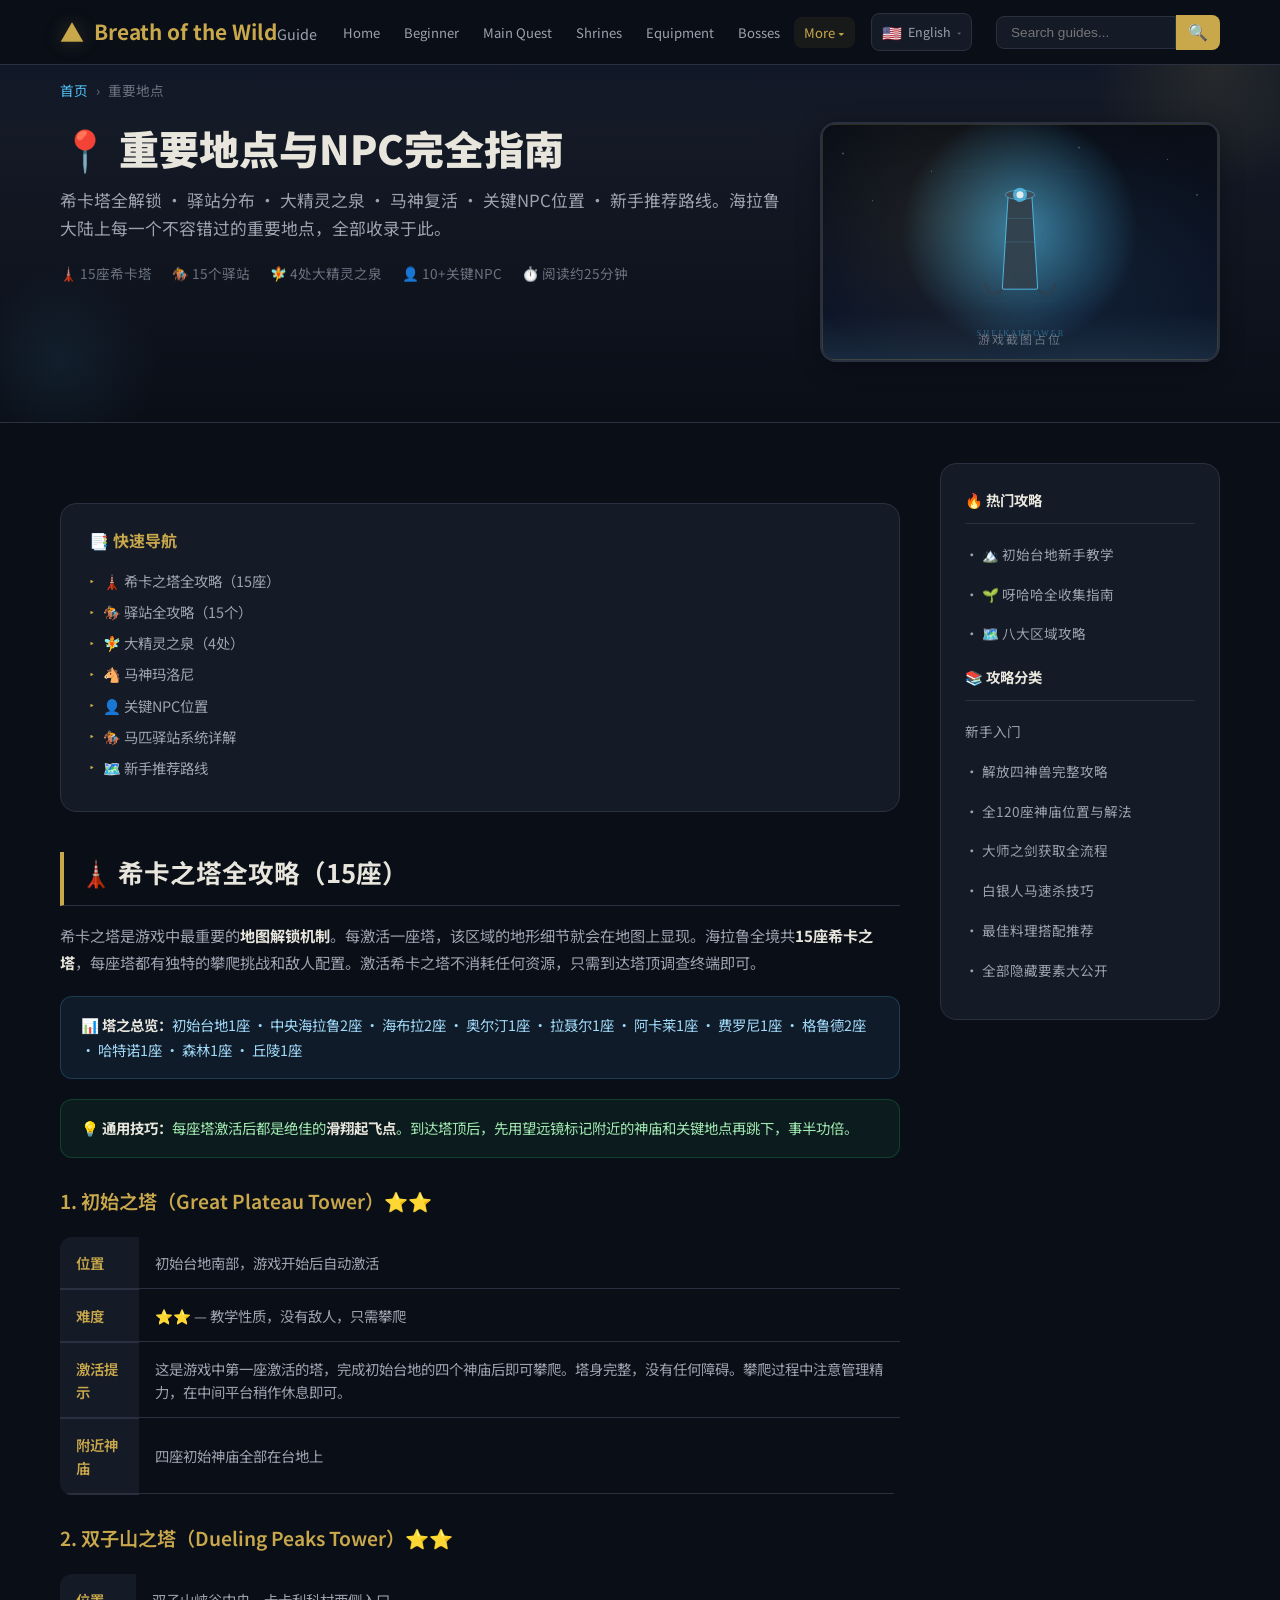
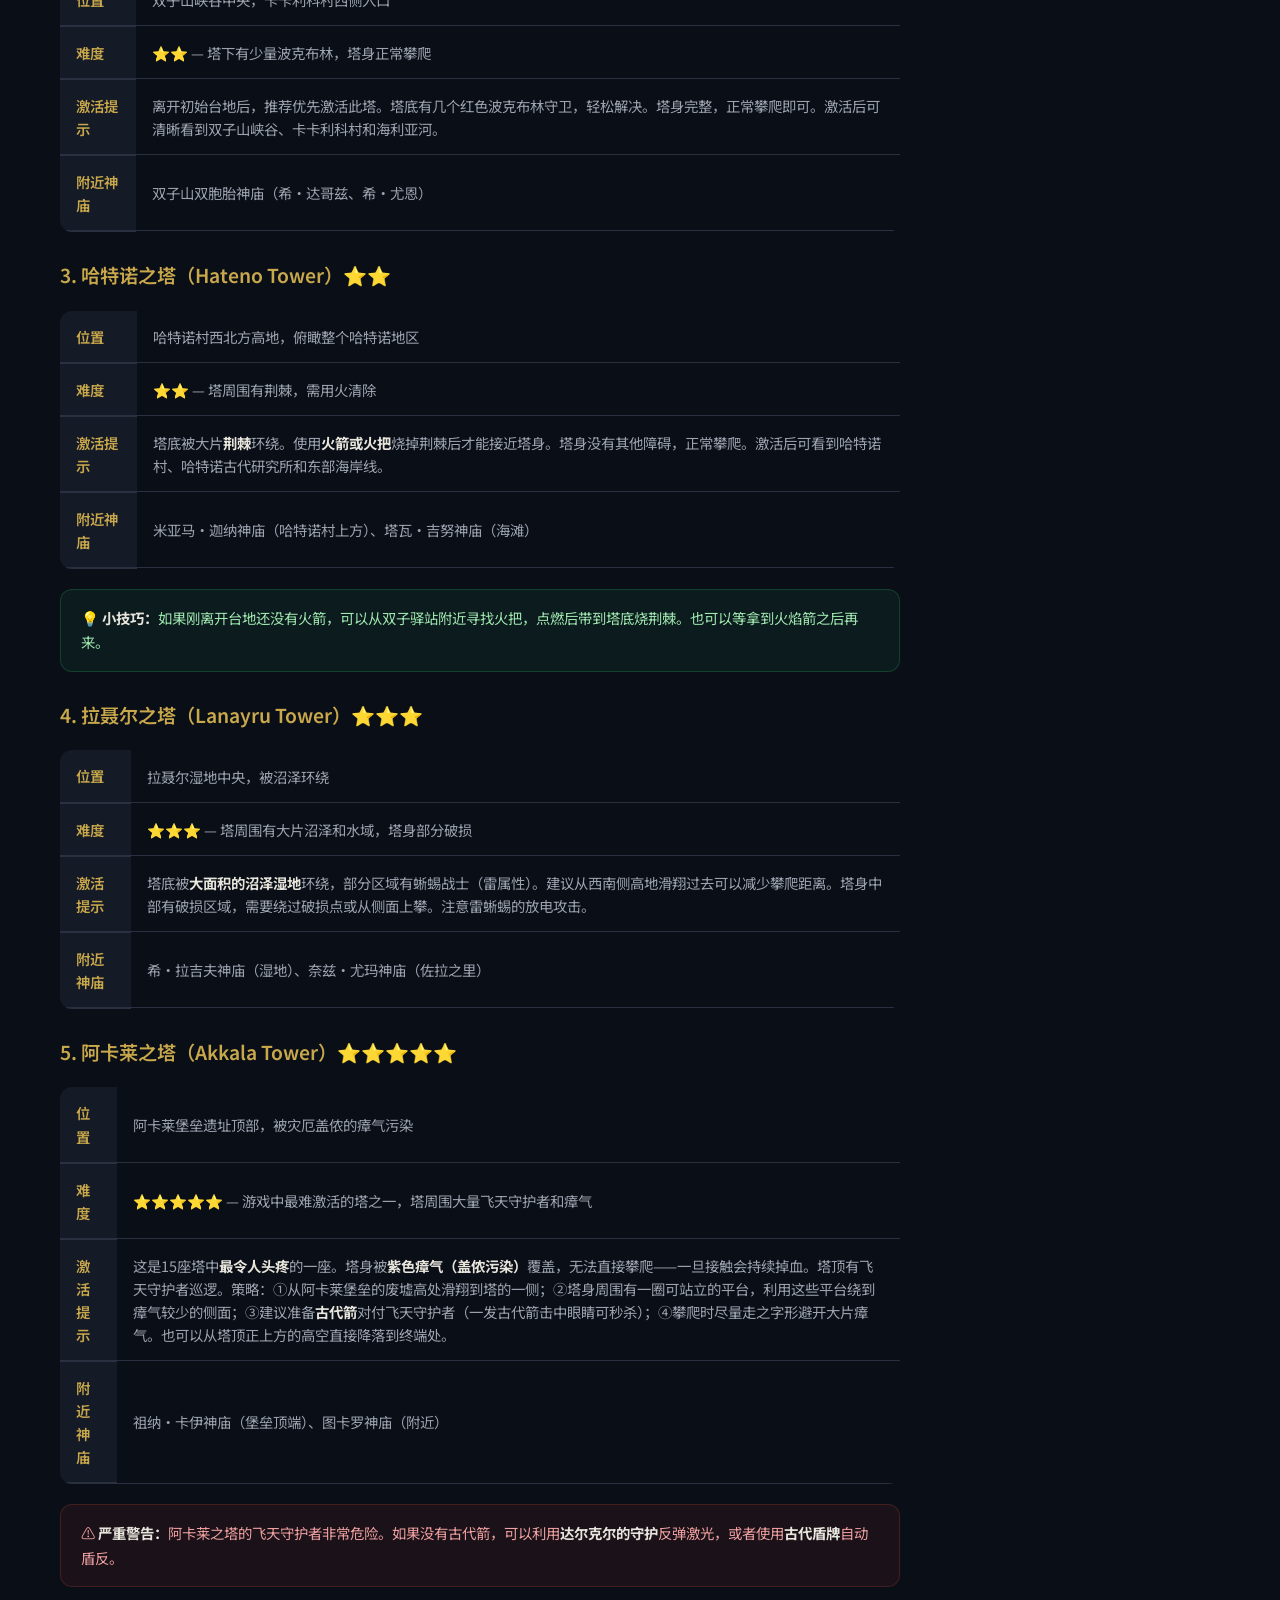
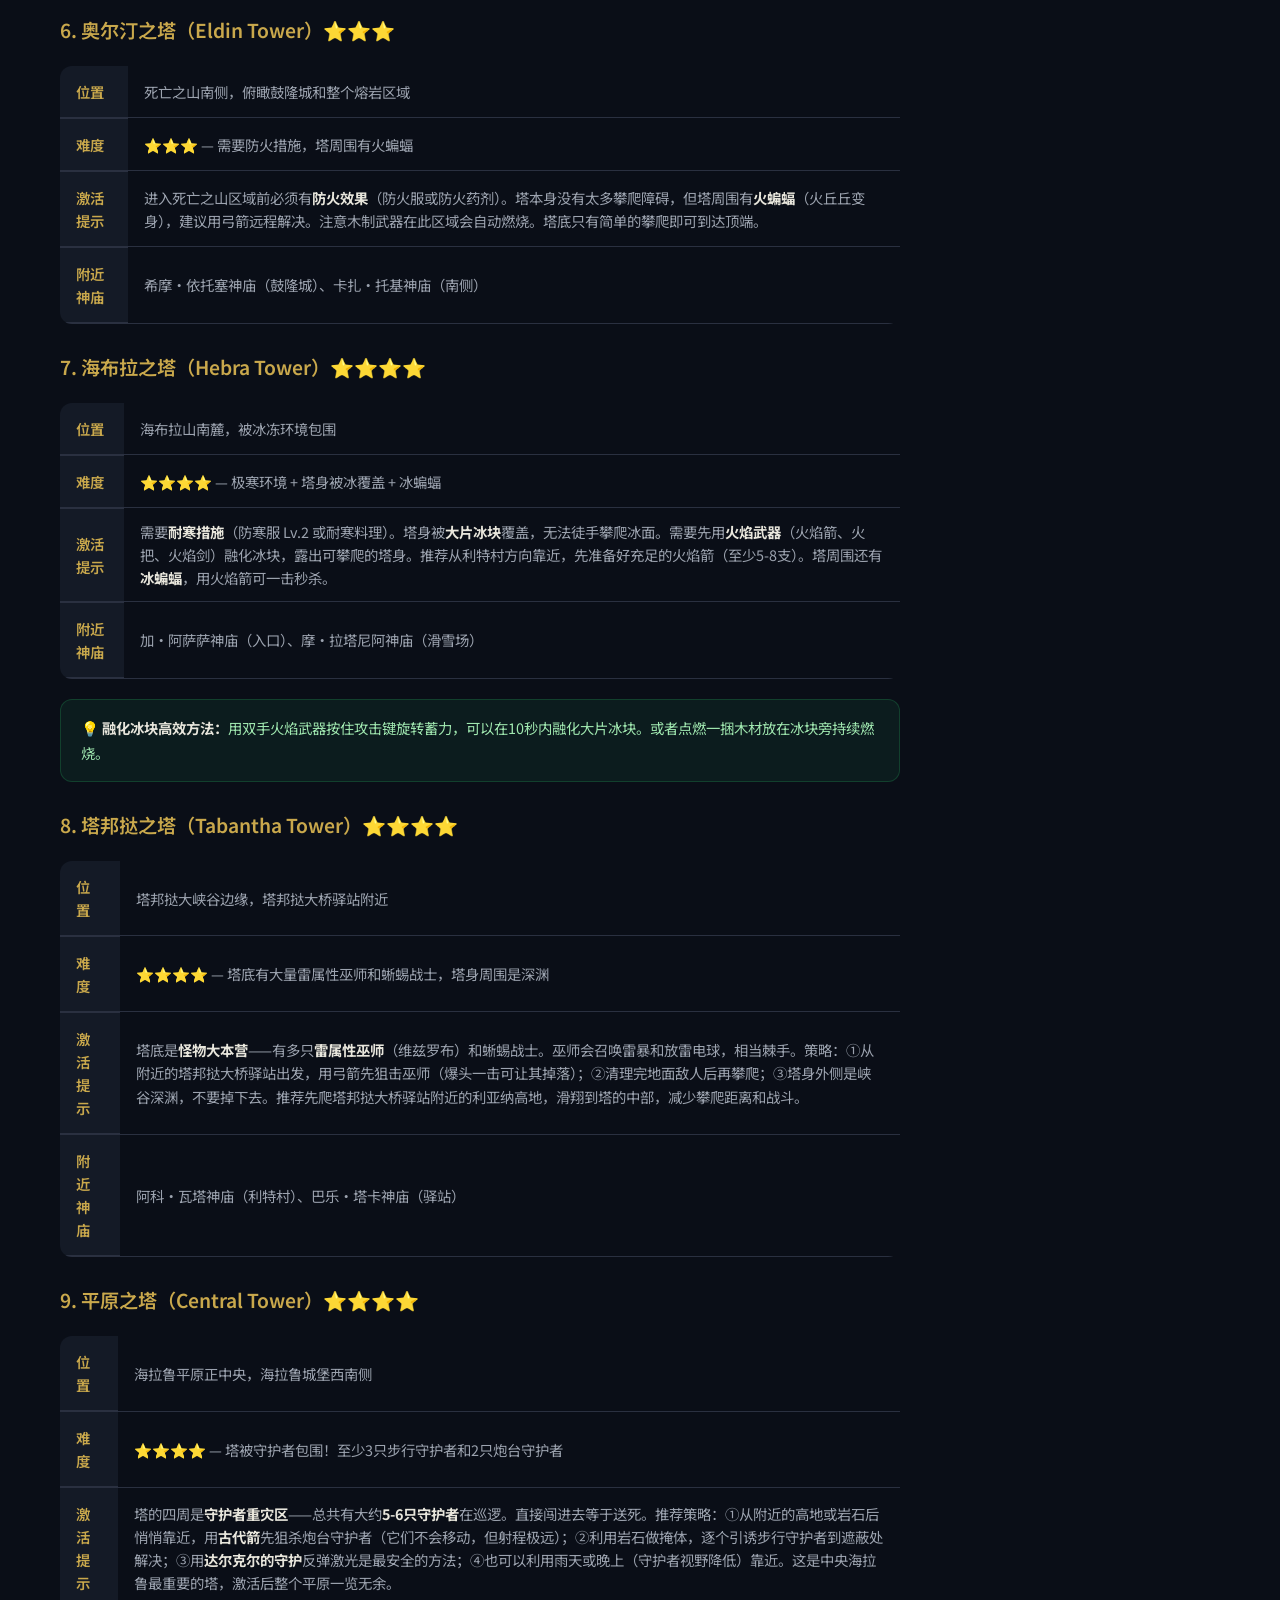
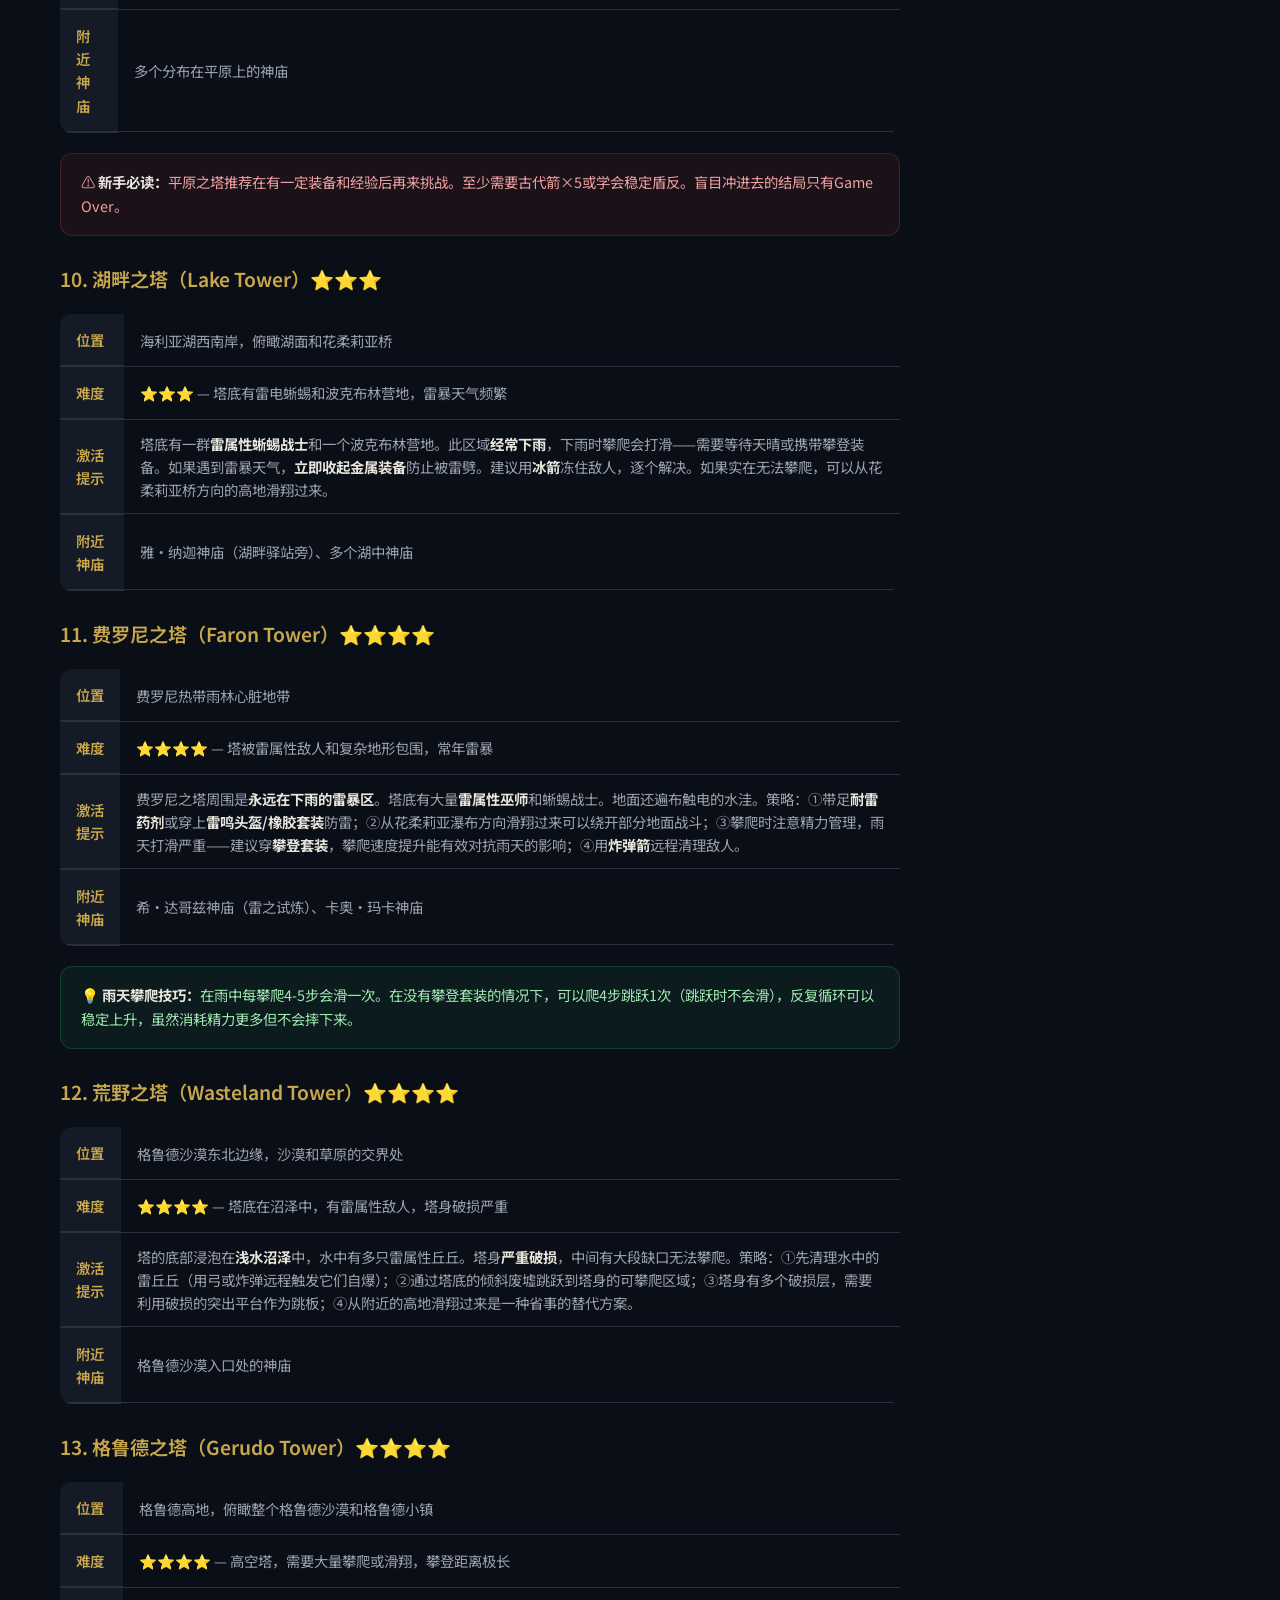
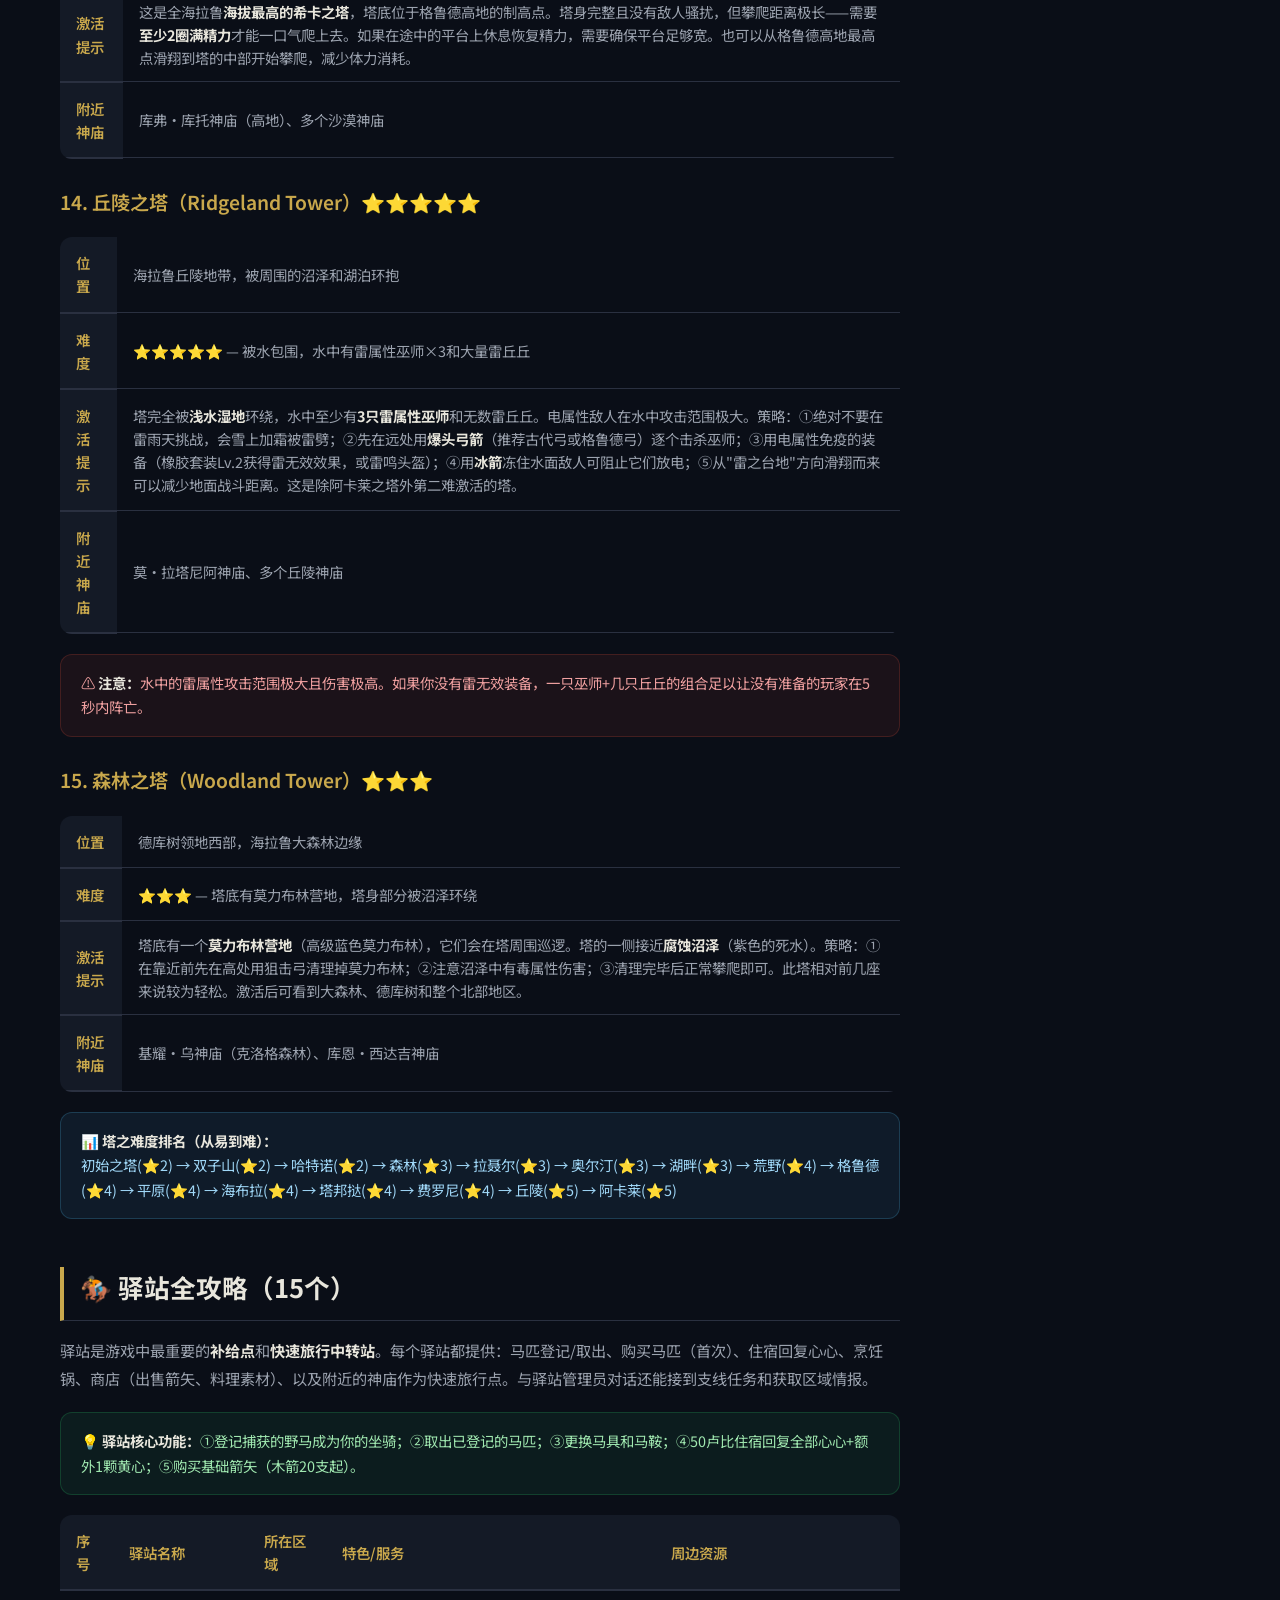
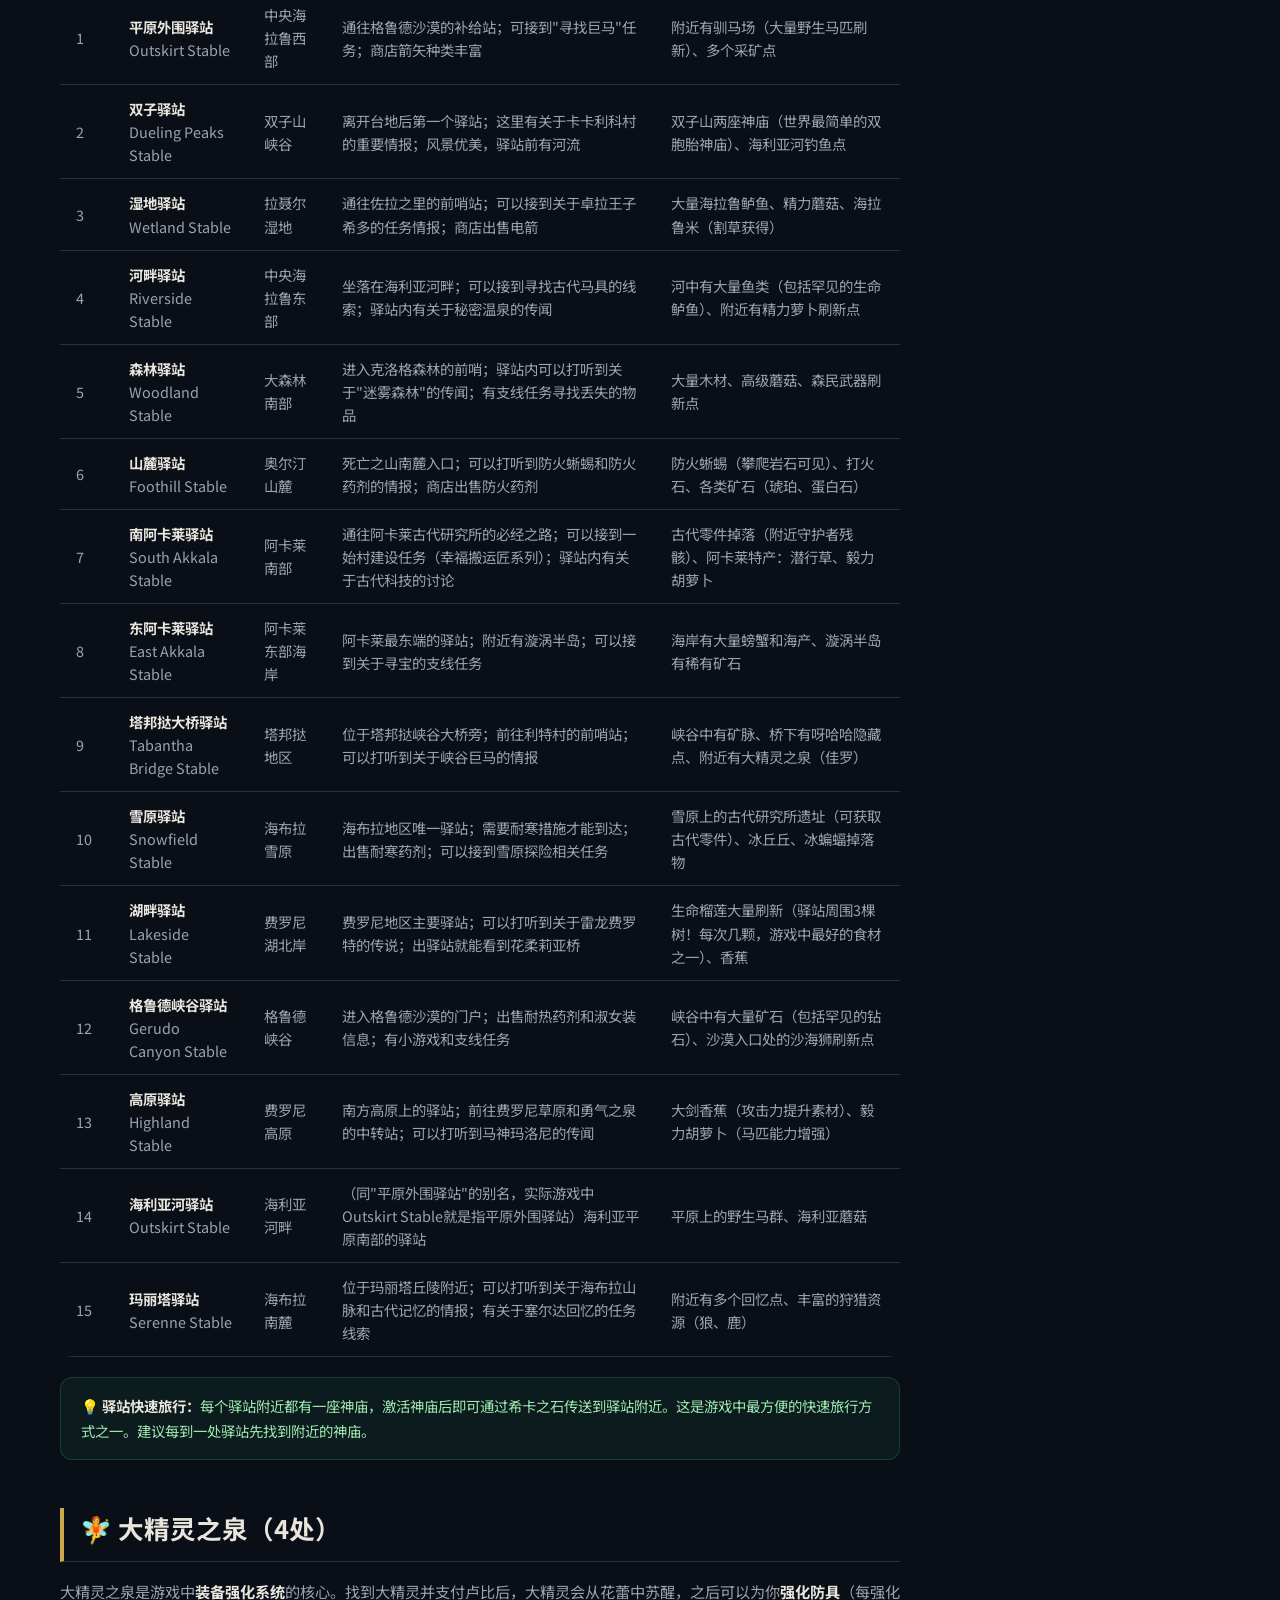
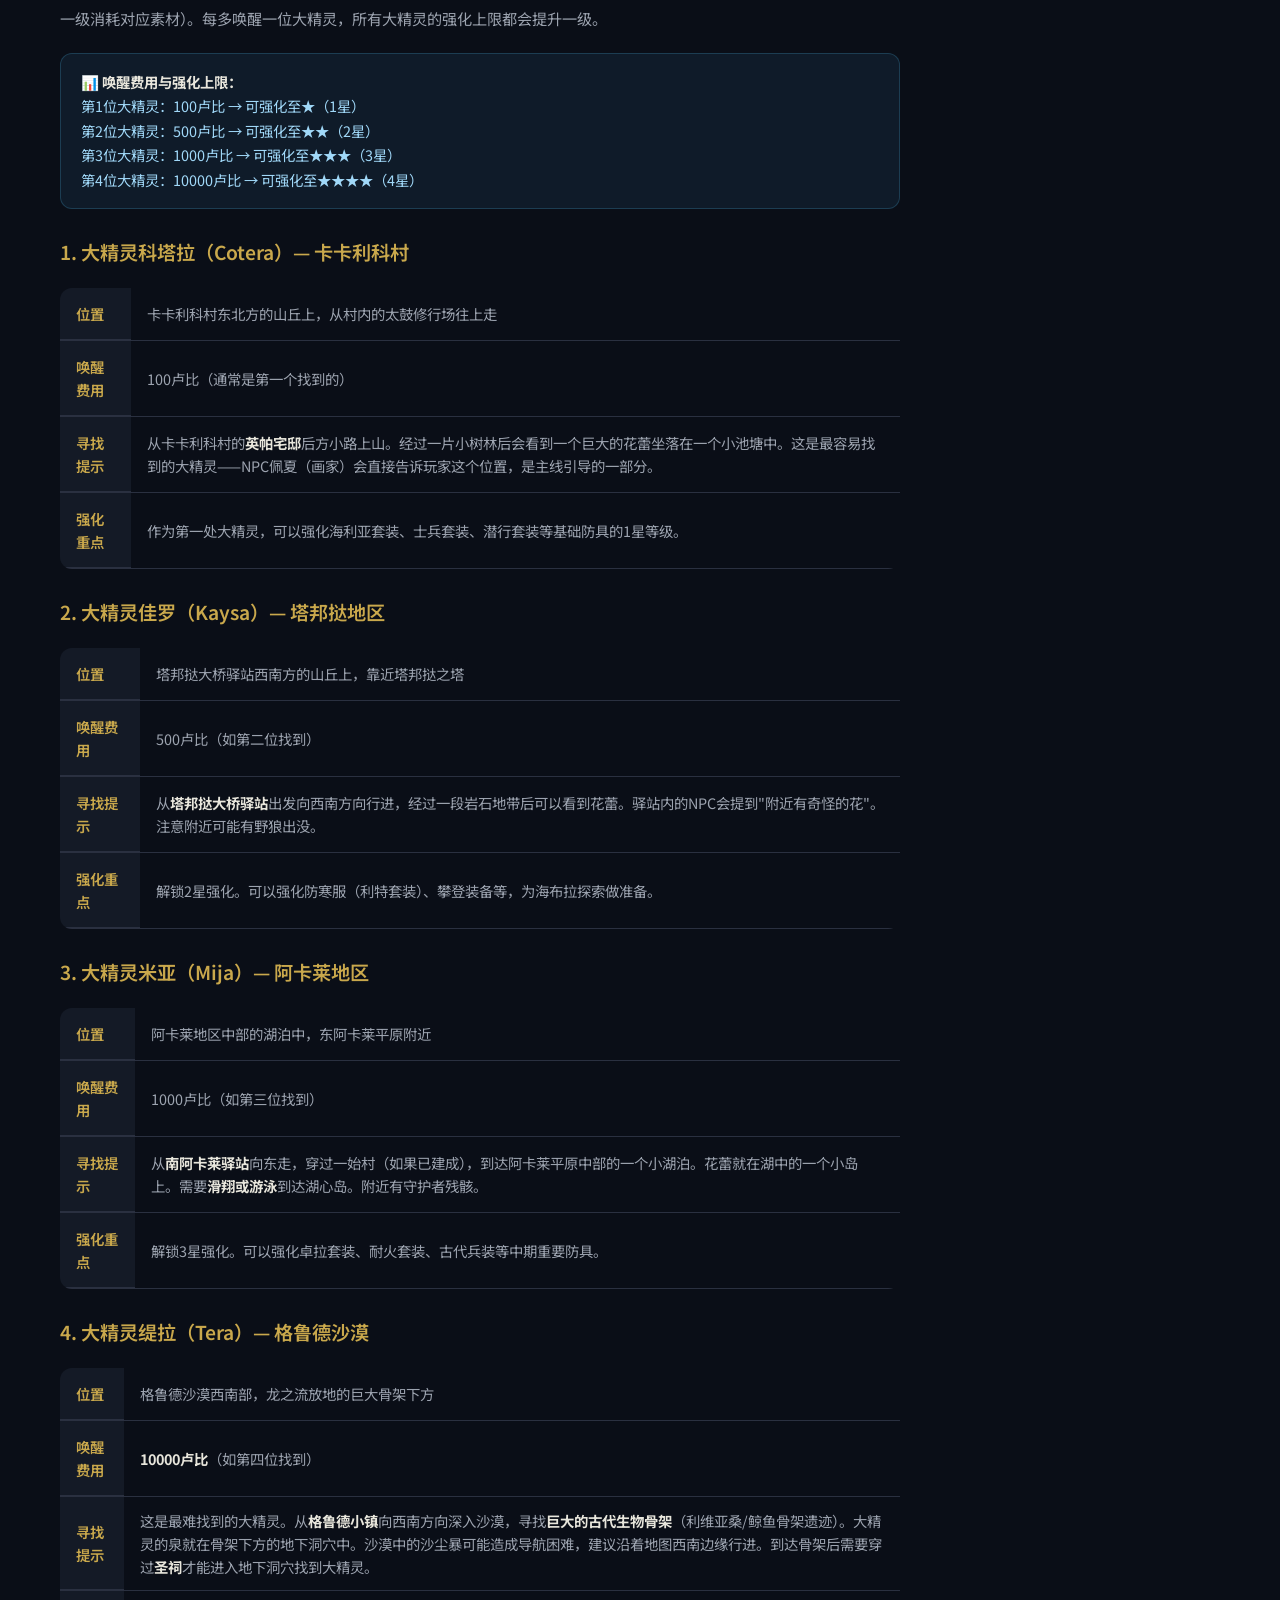
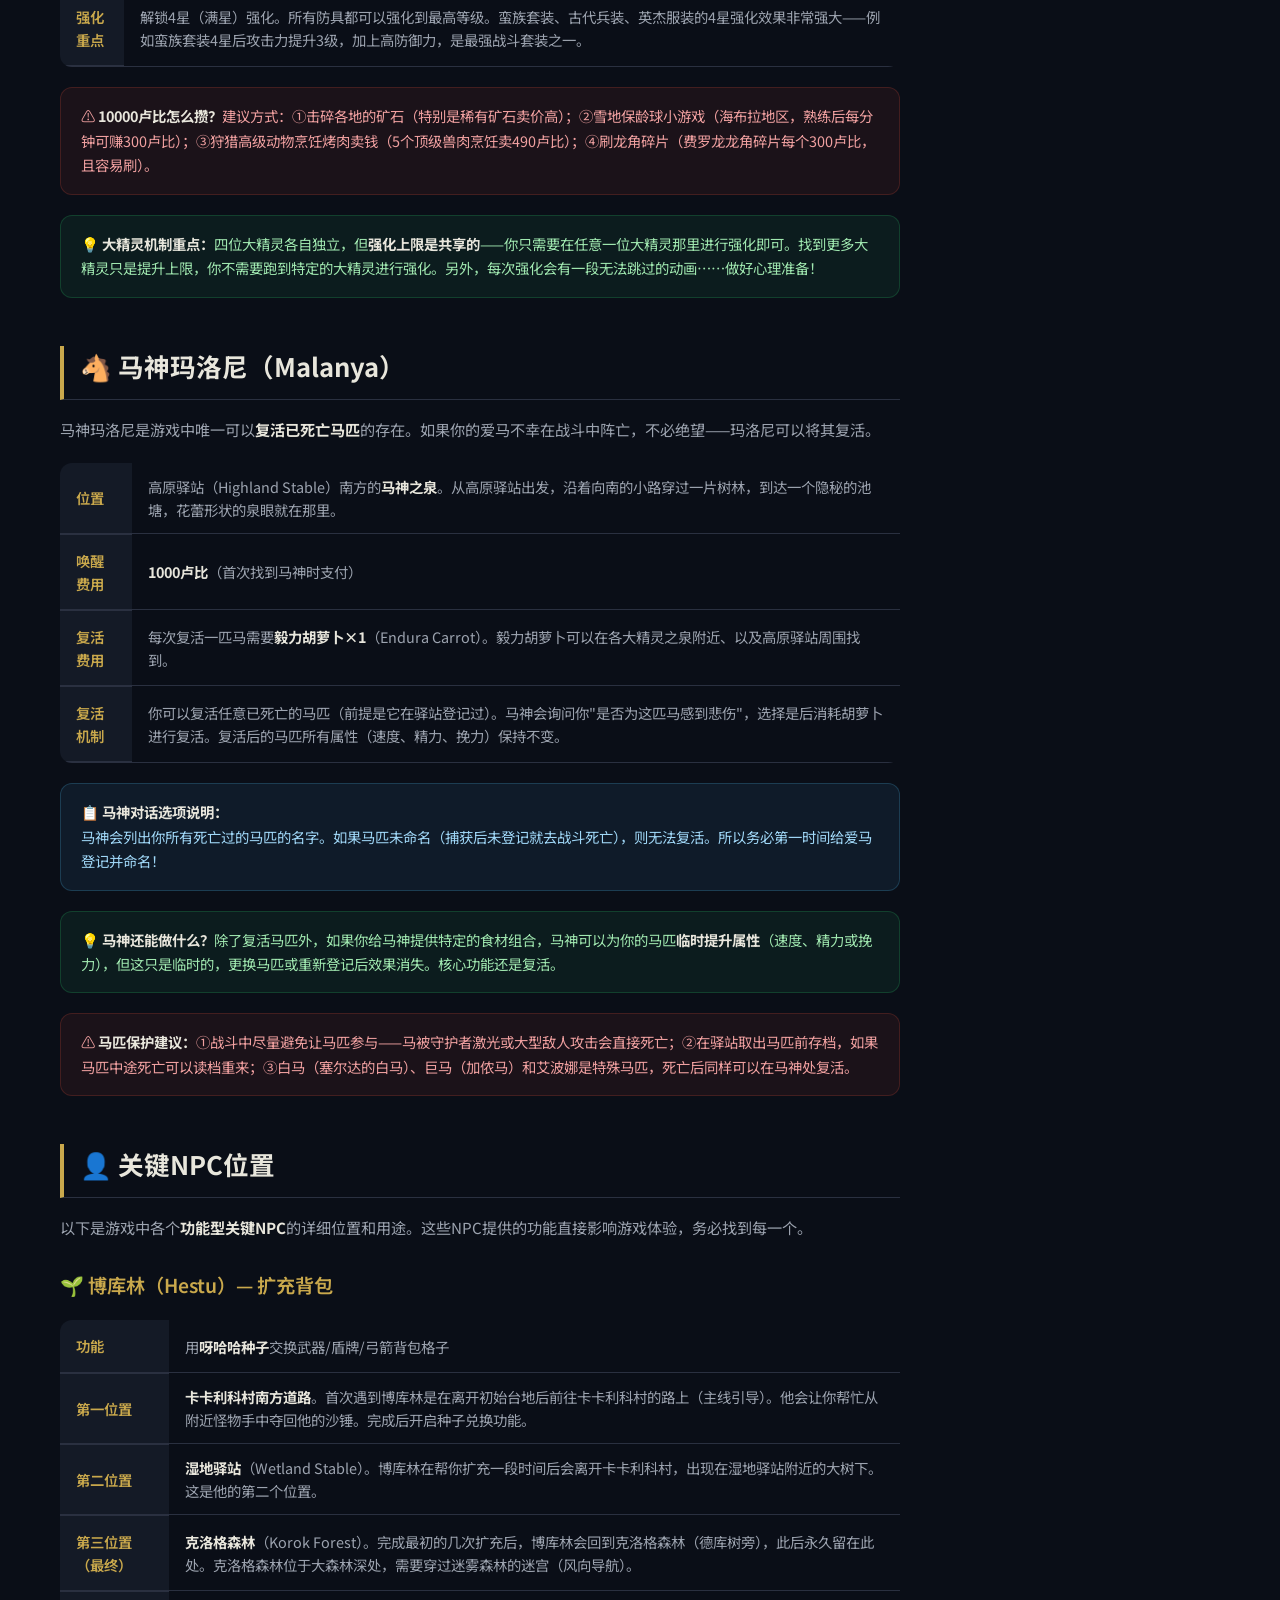
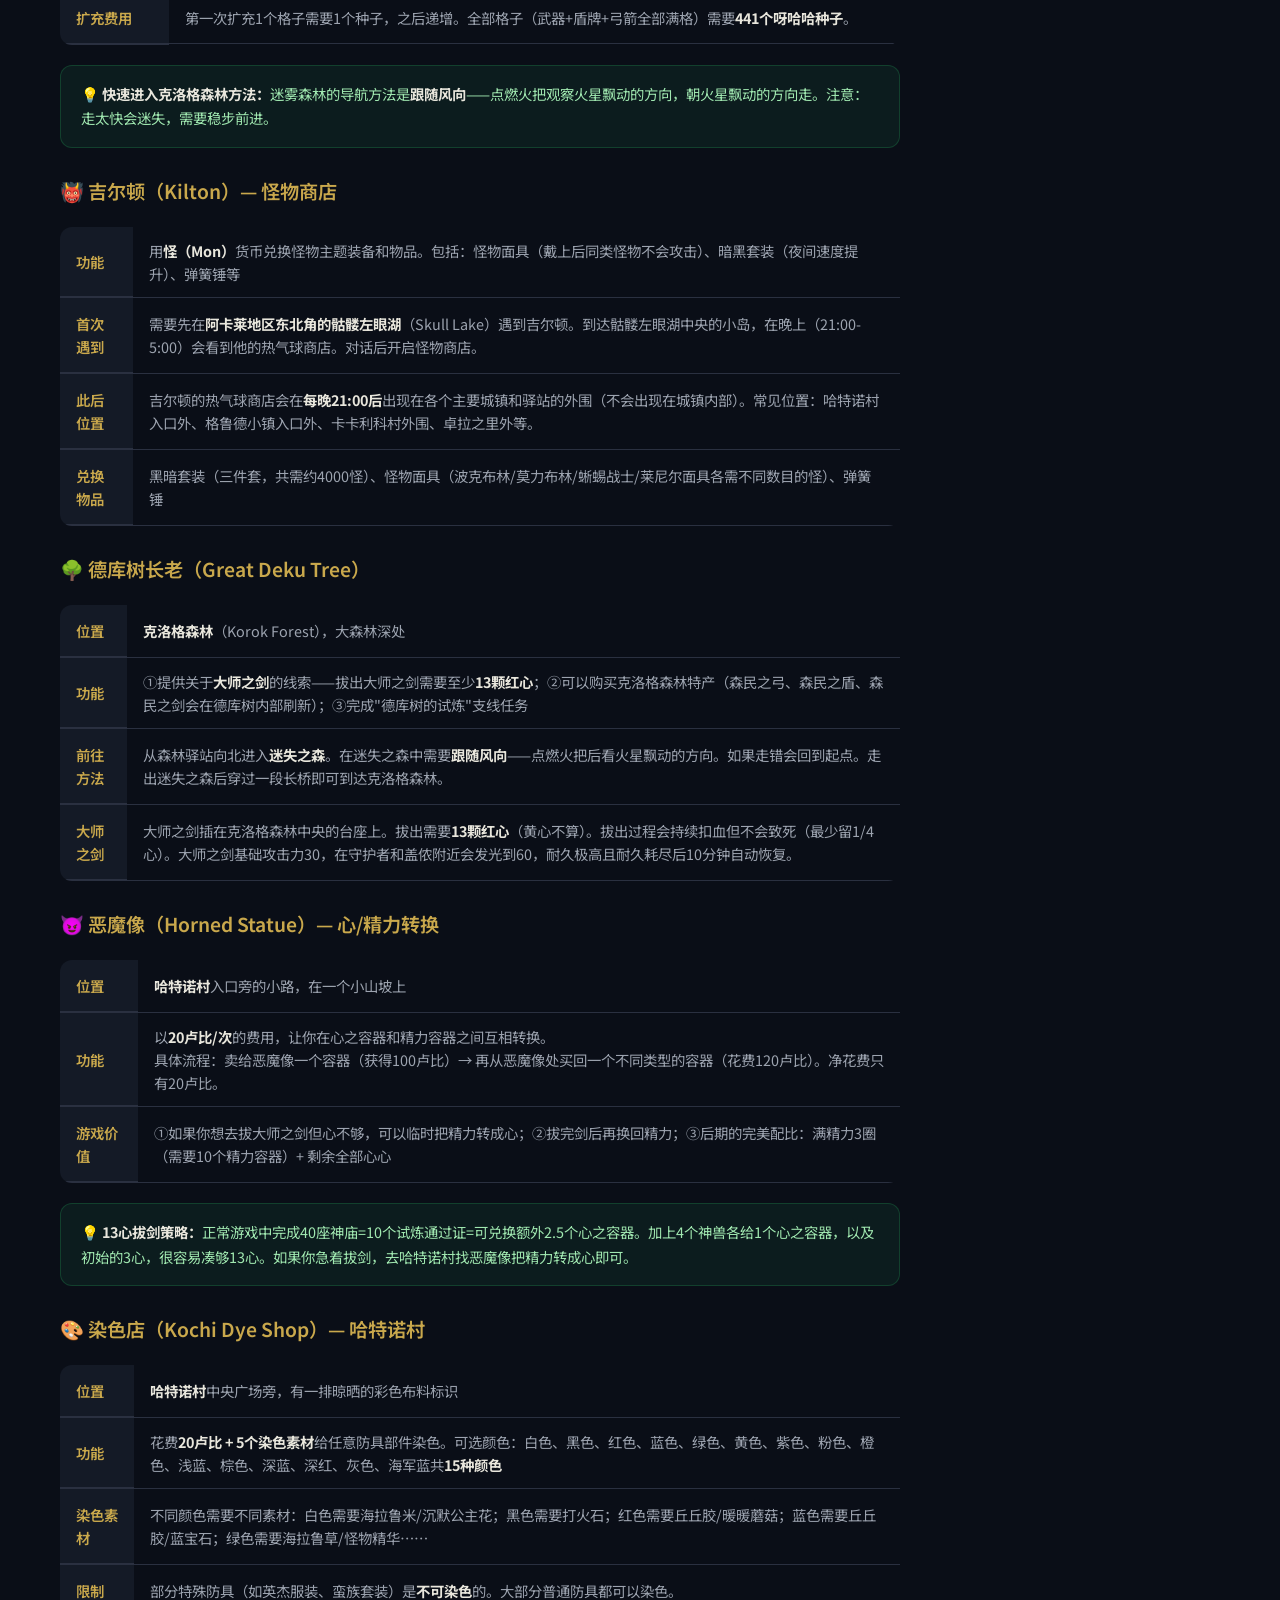
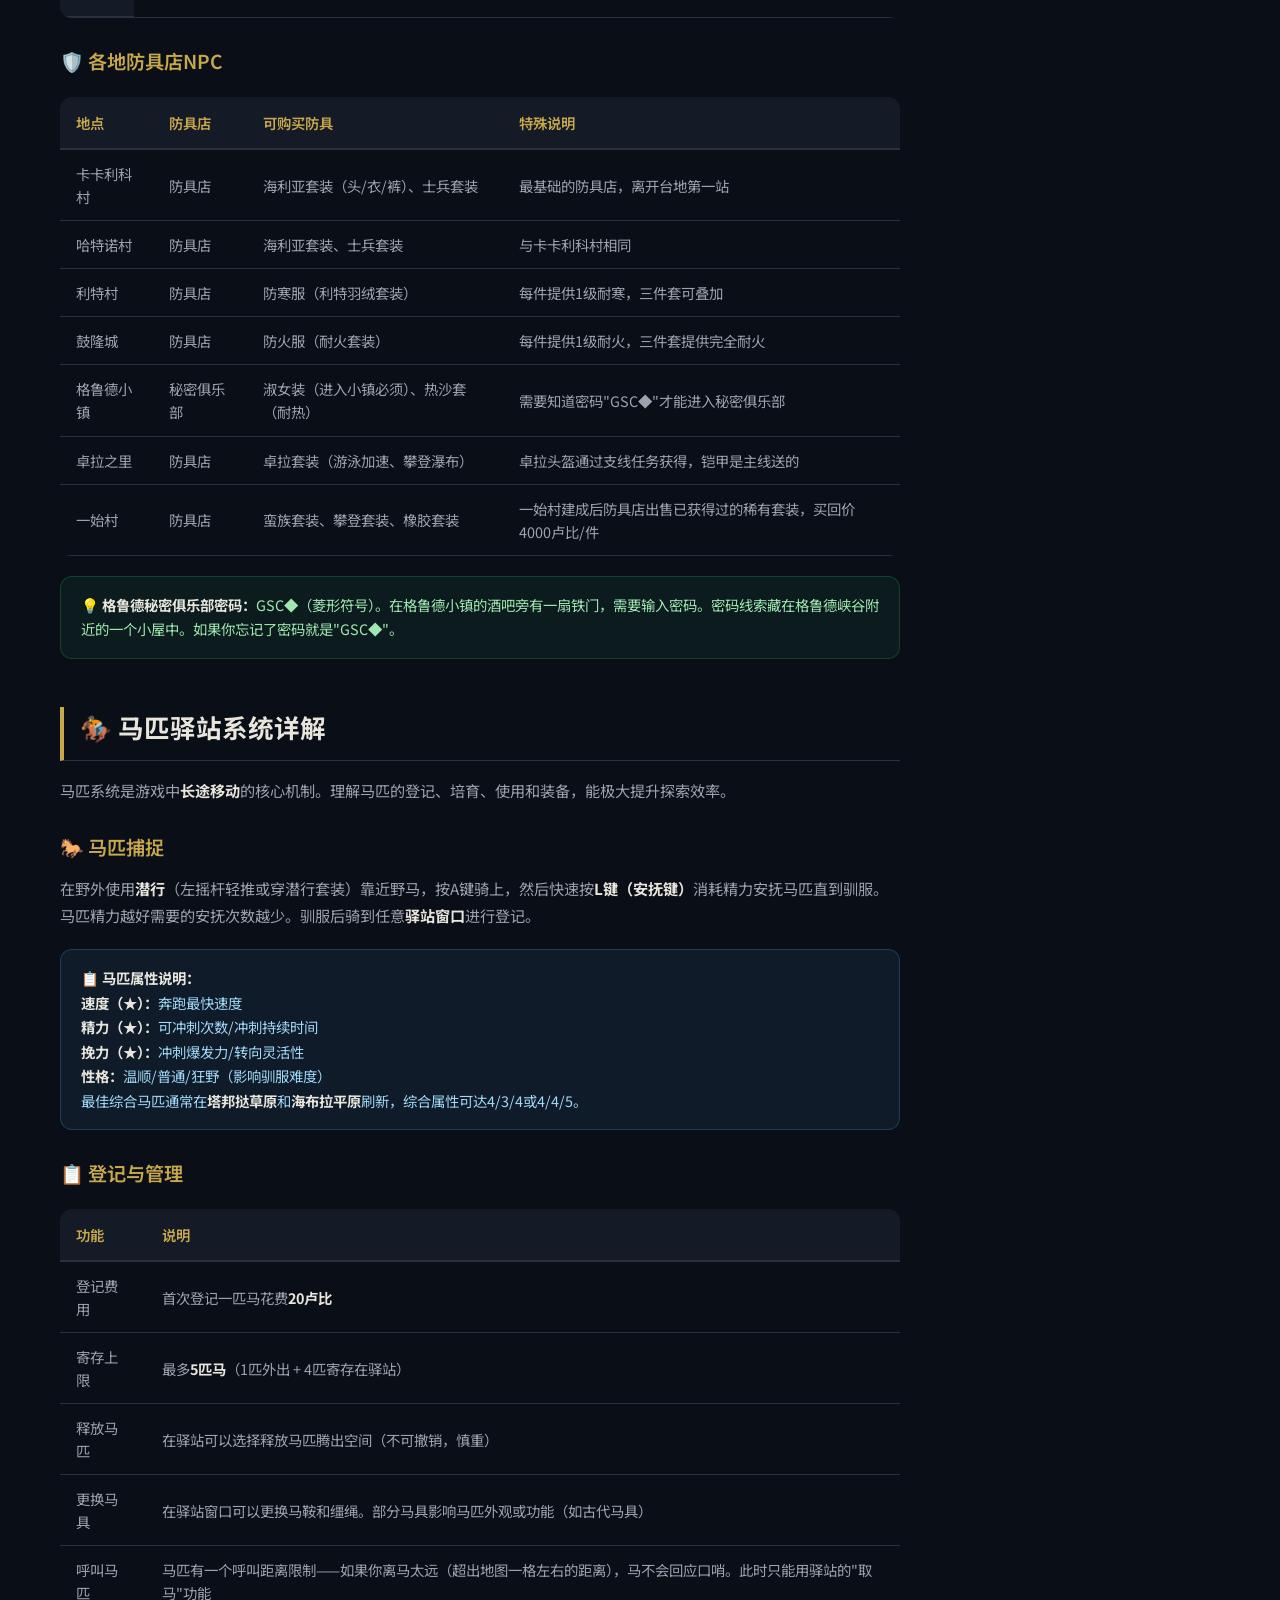
<file: guides/locations.html>
﻿<!DOCTYPE html>
<html lang="zh-CN">
<head>
  <meta charset="UTF-8">
  <meta name="viewport" content="width=device-width, initial-scale=1.0">
  <title>重要地点与NPC完全指南 | 荒野之息攻略站</title>
  <meta name="description" content="希卡塔全解锁 · 驿站分布 · 大精灵之泉 · 马神复活 · 关键NPC位置 · 新手推荐路线">
  <link rel="stylesheet" href="../css/style.css">
  <link rel="stylesheet" href="../css/material.css">
  <link rel="stylesheet" href="../css/illustrations.css">
  <link rel="stylesheet" href="../css/guide.css">
  <link rel="preconnect" href="https://fonts.googleapis.com">
  <link href="https://fonts.googleapis.com/css2?family=Noto+Sans+SC:wght@300;400;500;700;900&display=swap" rel="stylesheet">
</head>
<body>
  <!-- 导航栏 -->
  <nav class="navbar">
    <div class="nav-container">
      <a href="../index.html" class="nav-logo">
        <span class="logo-icon">▲</span>
        <span class="logo-text"><span data-i18n="logo.text">荒野之息</span><span class="logo-sub" data-i18n="logo.sub">攻略站</span></span>
      </a>
      <ul class="nav-menu" id="navMenu">
        <li><a href="../index.html" class="nav-link" data-i18n="nav.home">首页</a></li>
        <li><a href="great-plateau.html" class="nav-link" data-i18n="nav.beginner">新手入门</a></li>
        <li><a href="divine-beasts.html" class="nav-link" data-i18n="nav.main">主线攻略</a></li>
        <li><a href="shrines.html" class="nav-link" data-i18n="nav.shrines">神庙攻略</a></li>
        <li><a href="equipment.html" class="nav-link" data-i18n="nav.equipment">装备图鉴</a></li>
        <li><a href="bosses.html" class="nav-link" data-i18n="nav.bosses">BOSS指南</a></li>
        <li class="nav-dropdown">
          <a href="#" class="nav-link nav-more active" data-i18n="nav.more">更多 ▾</a>
          <ul class="dropdown-menu">
            <li><a href="korok-seeds.html" data-i18n="nav.more_korok">🌱 呀哈哈全收集</a></li>
            <li><a href="cooking.html" data-i18n="nav.more_cooking">🍲 料理配方大全</a></li>
            <li><a href="secrets.html" data-i18n="nav.more_secrets">🔍 隐藏要素</a></li>
            <li><a href="regions.html" data-i18n="nav.more_regions">🗺️ 区域攻略</a></li>
            <li><a href="locations.html" data-i18n="nav.more_locations">📍 重要地点</a></li>
          </ul>
        </li>
      </ul>
      <div class="nav-search">
        <input type="text" data-i18n-placeholder="search" placeholder="搜索攻略..." id="searchInput">
        <button class="search-btn" id="searchBtn">🔍</button>
      </div>
      <button class="menu-toggle" id="menuToggle">☰</button>
    </div>
  </nav>

  <!-- 攻略头部 -->
  <section class="guide-hero">
    <div class="guide-hero-inner">
      <div class="guide-breadcrumb">
        <a href="../index.html">首页</a> <span class="sep">›</span>
        <span>重要地点</span>
      </div>
      <div class="guide-hero-content">
        <div class="guide-hero-text">
          <h1>📍 重要地点与NPC完全指南</h1>
          <p class="guide-desc">希卡塔全解锁 · 驿站分布 · 大精灵之泉 · 马神复活 · 关键NPC位置 · 新手推荐路线。海拉鲁大陆上每一个不容错过的重要地点，全部收录于此。</p>
          <div class="guide-meta-bar">
            <span>🗼 15座希卡塔</span>
            <span>🏇 15个驿站</span>
            <span>🧚 4处大精灵之泉</span>
            <span>👤 10+关键NPC</span>
            <span>⏱️ 阅读约25分钟</span>
          </div>
        </div>
        <div class="guide-hero-image"><img src="../images/sheikah-tower.svg" alt="" style="width:100%;height:100%;object-fit:cover;position:absolute;inset:0">📍</div>
      </div>
    </div>
  </section>

  <div class="guide-layout">
    <!-- 主内容 -->
    <main class="guide-main">
      <!-- 目录 -->
      <div class="guide-toc">
        <h3>📑 快速导航</h3>
        <ul>
          <li><a href="#section-towers">🗼 希卡之塔全攻略（15座）</a></li>
          <li><a href="#section-stables">🏇 驿站全攻略（15个）</a></li>
          <li><a href="#section-fairies">🧚 大精灵之泉（4处）</a></li>
          <li><a href="#section-horse-god">🐴 马神玛洛尼</a></li>
          <li><a href="#section-npcs">👤 关键NPC位置</a></li>
          <li><a href="#section-horse-system">🏇 马匹驿站系统详解</a></li>
          <li><a href="#section-route">🗺️ 新手推荐路线</a></li>
        </ul>
      </div>

      <!-- ====== 1. 希卡之塔全攻略 ====== -->
      <section class="guide-section" id="section-towers">
        <h2>🗼 希卡之塔全攻略（15座）</h2>
        <p>希卡之塔是游戏中最重要的<strong>地图解锁机制</strong>。每激活一座塔，该区域的地形细节就会在地图上显现。海拉鲁全境共<strong>15座希卡之塔</strong>，每座塔都有独特的攀爬挑战和敌人配置。激活希卡之塔不消耗任何资源，只需到达塔顶调查终端即可。</p>

        <div class="guide-info">
          📊 <strong>塔之总览：</strong>初始台地1座 · 中央海拉鲁2座 · 海布拉2座 · 奥尔汀1座 · 拉聂尔1座 · 阿卡莱1座 · 费罗尼1座 · 格鲁德2座 · 哈特诺1座 · 森林1座 · 丘陵1座
        </div>

        <div class="guide-tip">
          💡 <strong>通用技巧：</strong>每座塔激活后都是绝佳的<strong>滑翔起飞点</strong>。到达塔顶后，先用望远镜标记附近的神庙和关键地点再跳下，事半功倍。
        </div>

        <!-- 塔1 -->
        <h3>1. 初始之塔（Great Plateau Tower）⭐⭐</h3>
        <table class="guide-table">
          <tr><th>位置</th><td>初始台地南部，游戏开始后自动激活</td></tr>
          <tr><th>难度</th><td>⭐⭐ — 教学性质，没有敌人，只需攀爬</td></tr>
          <tr><th>激活提示</th><td>这是游戏中第一座激活的塔，完成初始台地的四个神庙后即可攀爬。塔身完整，没有任何障碍。攀爬过程中注意管理精力，在中间平台稍作休息即可。</td></tr>
          <tr><th>附近神庙</th><td>四座初始神庙全部在台地上</td></tr>
        </table>

        <!-- 塔2 -->
        <h3>2. 双子山之塔（Dueling Peaks Tower）⭐⭐</h3>
        <table class="guide-table">
          <tr><th>位置</th><td>双子山峡谷中央，卡卡利科村西侧入口</td></tr>
          <tr><th>难度</th><td>⭐⭐ — 塔下有少量波克布林，塔身正常攀爬</td></tr>
          <tr><th>激活提示</th><td>离开初始台地后，推荐优先激活此塔。塔底有几个红色波克布林守卫，轻松解决。塔身完整，正常攀爬即可。激活后可清晰看到双子山峡谷、卡卡利科村和海利亚河。</td></tr>
          <tr><th>附近神庙</th><td>双子山双胞胎神庙（希·达哥兹、希·尤恩）</td></tr>
        </table>

        <!-- 塔3 -->
        <h3>3. 哈特诺之塔（Hateno Tower）⭐⭐</h3>
        <table class="guide-table">
          <tr><th>位置</th><td>哈特诺村西北方高地，俯瞰整个哈特诺地区</td></tr>
          <tr><th>难度</th><td>⭐⭐ — 塔周围有荆棘，需用火清除</td></tr>
          <tr><th>激活提示</th><td>塔底被大片<strong>荆棘</strong>环绕。使用<strong>火箭或火把</strong>烧掉荆棘后才能接近塔身。塔身没有其他障碍，正常攀爬。激活后可看到哈特诺村、哈特诺古代研究所和东部海岸线。</td></tr>
          <tr><th>附近神庙</th><td>米亚马·迦纳神庙（哈特诺村上方）、塔瓦·吉努神庙（海滩）</td></tr>
        </table>

        <div class="guide-tip">
          💡 <strong>小技巧：</strong>如果刚离开台地还没有火箭，可以从双子驿站附近寻找火把，点燃后带到塔底烧荆棘。也可以等拿到火焰箭之后再来。
        </div>

        <!-- 塔4 -->
        <h3>4. 拉聂尔之塔（Lanayru Tower）⭐⭐⭐</h3>
        <table class="guide-table">
          <tr><th>位置</th><td>拉聂尔湿地中央，被沼泽环绕</td></tr>
          <tr><th>难度</th><td>⭐⭐⭐ — 塔周围有大片沼泽和水域，塔身部分破损</td></tr>
          <tr><th>激活提示</th><td>塔底被<strong>大面积的沼泽湿地</strong>环绕，部分区域有蜥蜴战士（雷属性）。建议从西南侧高地滑翔过去可以减少攀爬距离。塔身中部有破损区域，需要绕过破损点或从侧面上攀。注意雷蜥蜴的放电攻击。</td></tr>
          <tr><th>附近神庙</th><td>希·拉吉夫神庙（湿地）、奈兹·尤玛神庙（佐拉之里）</td></tr>
        </table>

        <!-- 塔5 -->
        <h3>5. 阿卡莱之塔（Akkala Tower）⭐⭐⭐⭐⭐</h3>
        <table class="guide-table">
          <tr><th>位置</th><td>阿卡莱堡垒遗址顶部，被灾厄盖侬的瘴气污染</td></tr>
          <tr><th>难度</th><td>⭐⭐⭐⭐⭐ — 游戏中最难激活的塔之一，塔周围大量飞天守护者和瘴气</td></tr>
          <tr><th>激活提示</th><td>这是15座塔中<strong>最令人头疼</strong>的一座。塔身被<strong>紫色瘴气（盖侬污染）</strong>覆盖，无法直接攀爬——一旦接触会持续掉血。塔顶有飞天守护者巡逻。策略：①从阿卡莱堡垒的废墟高处滑翔到塔的一侧；②塔身周围有一圈可站立的平台，利用这些平台绕到瘴气较少的侧面；③建议准备<strong>古代箭</strong>对付飞天守护者（一发古代箭击中眼睛可秒杀）；④攀爬时尽量走之字形避开大片瘴气。也可以从塔顶正上方的高空直接降落到终端处。</td></tr>
          <tr><th>附近神庙</th><td>祖纳·卡伊神庙（堡垒顶端）、图卡罗神庙（附近）</td></tr>
        </table>

        <div class="guide-warning">
          ⚠️ <strong>严重警告：</strong>阿卡莱之塔的飞天守护者非常危险。如果没有古代箭，可以利用<strong>达尔克尔的守护</strong>反弹激光，或者使用<strong>古代盾牌</strong>自动盾反。
        </div>

        <!-- 塔6 -->
        <h3>6. 奥尔汀之塔（Eldin Tower）⭐⭐⭐</h3>
        <table class="guide-table">
          <tr><th>位置</th><td>死亡之山南侧，俯瞰鼓隆城和整个熔岩区域</td></tr>
          <tr><th>难度</th><td>⭐⭐⭐ — 需要防火措施，塔周围有火蝙蝠</td></tr>
          <tr><th>激活提示</th><td>进入死亡之山区域前必须有<strong>防火效果</strong>（防火服或防火药剂）。塔本身没有太多攀爬障碍，但塔周围有<strong>火蝙蝠</strong>（火丘丘变身），建议用弓箭远程解决。注意木制武器在此区域会自动燃烧。塔底只有简单的攀爬即可到达顶端。</td></tr>
          <tr><th>附近神庙</th><td>希摩·依托塞神庙（鼓隆城）、卡扎·托基神庙（南侧）</td></tr>
        </table>

        <!-- 塔7 -->
        <h3>7. 海布拉之塔（Hebra Tower）⭐⭐⭐⭐</h3>
        <table class="guide-table">
          <tr><th>位置</th><td>海布拉山南麓，被冰冻环境包围</td></tr>
          <tr><th>难度</th><td>⭐⭐⭐⭐ — 极寒环境 + 塔身被冰覆盖 + 冰蝙蝠</td></tr>
          <tr><th>激活提示</th><td>需要<strong>耐寒措施</strong>（防寒服 Lv.2 或耐寒料理）。塔身被<strong>大片冰块</strong>覆盖，无法徒手攀爬冰面。需要先用<strong>火焰武器</strong>（火焰箭、火把、火焰剑）融化冰块，露出可攀爬的塔身。推荐从利特村方向靠近，先准备好充足的火焰箭（至少5-8支）。塔周围还有<strong>冰蝙蝠</strong>，用火焰箭可一击秒杀。</td></tr>
          <tr><th>附近神庙</th><td>加·阿萨萨神庙（入口）、摩·拉塔尼阿神庙（滑雪场）</td></tr>
        </table>

        <div class="guide-tip">
          💡 <strong>融化冰块高效方法：</strong>用双手火焰武器按住攻击键旋转蓄力，可以在10秒内融化大片冰块。或者点燃一捆木材放在冰块旁持续燃烧。
        </div>

        <!-- 塔8 -->
        <h3>8. 塔邦挞之塔（Tabantha Tower）⭐⭐⭐⭐</h3>
        <table class="guide-table">
          <tr><th>位置</th><td>塔邦挞大峡谷边缘，塔邦挞大桥驿站附近</td></tr>
          <tr><th>难度</th><td>⭐⭐⭐⭐ — 塔底有大量雷属性巫师和蜥蜴战士，塔身周围是深渊</td></tr>
          <tr><th>激活提示</th><td>塔底是<strong>怪物大本营</strong>——有多只<strong>雷属性巫师</strong>（维兹罗布）和蜥蜴战士。巫师会召唤雷暴和放雷电球，相当棘手。策略：①从附近的塔邦挞大桥驿站出发，用弓箭先狙击巫师（爆头一击可让其掉落）；②清理完地面敌人后再攀爬；③塔身外侧是峡谷深渊，不要掉下去。推荐先爬塔邦挞大桥驿站附近的利亚纳高地，滑翔到塔的中部，减少攀爬距离和战斗。</td></tr>
          <tr><th>附近神庙</th><td>阿科·瓦塔神庙（利特村）、巴乐·塔卡神庙（驿站）</td></tr>
        </table>

        <!-- 塔9 -->
        <h3>9. 平原之塔（Central Tower）⭐⭐⭐⭐</h3>
        <table class="guide-table">
          <tr><th>位置</th><td>海拉鲁平原正中央，海拉鲁城堡西南侧</td></tr>
          <tr><th>难度</th><td>⭐⭐⭐⭐ — 塔被守护者包围！至少3只步行守护者和2只炮台守护者</td></tr>
          <tr><th>激活提示</th><td>塔的四周是<strong>守护者重灾区</strong>——总共有大约<strong>5-6只守护者</strong>在巡逻。直接闯进去等于送死。推荐策略：①从附近的高地或岩石后悄悄靠近，用<strong>古代箭</strong>先狙杀炮台守护者（它们不会移动，但射程极远）；②利用岩石做掩体，逐个引诱步行守护者到遮蔽处解决；③用<strong>达尔克尔的守护</strong>反弹激光是最安全的方法；④也可以利用雨天或晚上（守护者视野降低）靠近。这是中央海拉鲁最重要的塔，激活后整个平原一览无余。</td></tr>
          <tr><th>附近神庙</th><td>多个分布在平原上的神庙</td></tr>
        </table>

        <div class="guide-warning">
          ⚠️ <strong>新手必读：</strong>平原之塔推荐在有一定装备和经验后再来挑战。至少需要古代箭×5或学会稳定盾反。盲目冲进去的结局只有Game Over。
        </div>

        <!-- 塔10 -->
        <h3>10. 湖畔之塔（Lake Tower）⭐⭐⭐</h3>
        <table class="guide-table">
          <tr><th>位置</th><td>海利亚湖西南岸，俯瞰湖面和花柔莉亚桥</td></tr>
          <tr><th>难度</th><td>⭐⭐⭐ — 塔底有雷电蜥蜴和波克布林营地，雷暴天气频繁</td></tr>
          <tr><th>激活提示</th><td>塔底有一群<strong>雷属性蜥蜴战士</strong>和一个波克布林营地。此区域<strong>经常下雨</strong>，下雨时攀爬会打滑——需要等待天晴或携带攀登装备。如果遇到雷暴天气，<strong>立即收起金属装备</strong>防止被雷劈。建议用<strong>冰箭</strong>冻住敌人，逐个解决。如果实在无法攀爬，可以从花柔莉亚桥方向的高地滑翔过来。</td></tr>
          <tr><th>附近神庙</th><td>雅·纳迦神庙（湖畔驿站旁）、多个湖中神庙</td></tr>
        </table>

        <!-- 塔11 -->
        <h3>11. 费罗尼之塔（Faron Tower）⭐⭐⭐⭐</h3>
        <table class="guide-table">
          <tr><th>位置</th><td>费罗尼热带雨林心脏地带</td></tr>
          <tr><th>难度</th><td>⭐⭐⭐⭐ — 塔被雷属性敌人和复杂地形包围，常年雷暴</td></tr>
          <tr><th>激活提示</th><td>费罗尼之塔周围是<strong>永远在下雨的雷暴区</strong>。塔底有大量<strong>雷属性巫师</strong>和蜥蜴战士。地面还遍布触电的水洼。策略：①带足<strong>耐雷药剂</strong>或穿上<strong>雷鸣头盔/橡胶套装</strong>防雷；②从花柔莉亚瀑布方向滑翔过来可以绕开部分地面战斗；③攀爬时注意精力管理，雨天打滑严重——建议穿<strong>攀登套装</strong>，攀爬速度提升能有效对抗雨天的影响；④用<strong>炸弹箭</strong>远程清理敌人。</td></tr>
          <tr><th>附近神庙</th><td>希·达哥兹神庙（雷之试炼）、卡奥·玛卡神庙</td></tr>
        </table>

        <div class="guide-tip">
          💡 <strong>雨天攀爬技巧：</strong>在雨中每攀爬4-5步会滑一次。在没有攀登套装的情况下，可以爬4步跳跃1次（跳跃时不会滑），反复循环可以稳定上升，虽然消耗精力更多但不会摔下来。
        </div>

        <!-- 塔12 -->
        <h3>12. 荒野之塔（Wasteland Tower）⭐⭐⭐⭐</h3>
        <table class="guide-table">
          <tr><th>位置</th><td>格鲁德沙漠东北边缘，沙漠和草原的交界处</td></tr>
          <tr><th>难度</th><td>⭐⭐⭐⭐ — 塔底在沼泽中，有雷属性敌人，塔身破损严重</td></tr>
          <tr><th>激活提示</th><td>塔的底部浸泡在<strong>浅水沼泽</strong>中，水中有多只雷属性丘丘。塔身<strong>严重破损</strong>，中间有大段缺口无法攀爬。策略：①先清理水中的雷丘丘（用弓或炸弹远程触发它们自爆）；②通过塔底的倾斜废墟跳跃到塔身的可攀爬区域；③塔身有多个破损层，需要利用破损的突出平台作为跳板；④从附近的高地滑翔过来是一种省事的替代方案。</td></tr>
          <tr><th>附近神庙</th><td>格鲁德沙漠入口处的神庙</td></tr>
        </table>

        <!-- 塔13 -->
        <h3>13. 格鲁德之塔（Gerudo Tower）⭐⭐⭐⭐</h3>
        <table class="guide-table">
          <tr><th>位置</th><td>格鲁德高地，俯瞰整个格鲁德沙漠和格鲁德小镇</td></tr>
          <tr><th>难度</th><td>⭐⭐⭐⭐ — 高空塔，需要大量攀爬或滑翔，攀登距离极长</td></tr>
          <tr><th>激活提示</th><td>这是全海拉鲁<strong>海拔最高的希卡之塔</strong>，塔底位于格鲁德高地的制高点。塔身完整且没有敌人骚扰，但攀爬距离极长——需要<strong>至少2圈满精力</strong>才能一口气爬上去。如果在途中的平台上休息恢复精力，需要确保平台足够宽。也可以从格鲁德高地最高点滑翔到塔的中部开始攀爬，减少体力消耗。</td></tr>
          <tr><th>附近神庙</th><td>库弗·库托神庙（高地）、多个沙漠神庙</td></tr>
        </table>

        <!-- 塔14 -->
        <h3>14. 丘陵之塔（Ridgeland Tower）⭐⭐⭐⭐⭐</h3>
        <table class="guide-table">
          <tr><th>位置</th><td>海拉鲁丘陵地带，被周围的沼泽和湖泊环抱</td></tr>
          <tr><th>难度</th><td>⭐⭐⭐⭐⭐ — 被水包围，水中有雷属性巫师×3和大量雷丘丘</td></tr>
          <tr><th>激活提示</th><td>塔完全被<strong>浅水湿地</strong>环绕，水中至少有<strong>3只雷属性巫师</strong>和无数雷丘丘。电属性敌人在水中攻击范围极大。策略：①绝对不要在雷雨天挑战，会雪上加霜被雷劈；②先在远处用<strong>爆头弓箭</strong>（推荐古代弓或格鲁德弓）逐个击杀巫师；③用电属性免疫的装备（橡胶套装Lv.2获得雷无效效果，或雷鸣头盔）；④用<strong>冰箭</strong>冻住水面敌人可阻止它们放电；⑤从"雷之台地"方向滑翔而来可以减少地面战斗距离。这是除阿卡莱之塔外第二难激活的塔。</td></tr>
          <tr><th>附近神庙</th><td>莫·拉塔尼阿神庙、多个丘陵神庙</td></tr>
        </table>

        <div class="guide-warning">
          ⚠️ <strong>注意：</strong>水中的雷属性攻击范围极大且伤害极高。如果你没有雷无效装备，一只巫师+几只丘丘的组合足以让没有准备的玩家在5秒内阵亡。
        </div>

        <!-- 塔15 -->
        <h3>15. 森林之塔（Woodland Tower）⭐⭐⭐</h3>
        <table class="guide-table">
          <tr><th>位置</th><td>德库树领地西部，海拉鲁大森林边缘</td></tr>
          <tr><th>难度</th><td>⭐⭐⭐ — 塔底有莫力布林营地，塔身部分被沼泽环绕</td></tr>
          <tr><th>激活提示</th><td>塔底有一个<strong>莫力布林营地</strong>（高级蓝色莫力布林），它们会在塔周围巡逻。塔的一侧接近<strong>腐蚀沼泽</strong>（紫色的死水）。策略：①在靠近前先在高处用狙击弓清理掉莫力布林；②注意沼泽中有毒属性伤害；③清理完毕后正常攀爬即可。此塔相对前几座来说较为轻松。激活后可看到大森林、德库树和整个北部地区。</td></tr>
          <tr><th>附近神庙</th><td>基耀·乌神庙（克洛格森林）、库恩·西达吉神庙</td></tr>
        </table>

        <div class="guide-info">
          📊 <strong>塔之难度排名（从易到难）：</strong><br>
          初始之塔(⭐2) → 双子山(⭐2) → 哈特诺(⭐2) → 森林(⭐3) → 拉聂尔(⭐3) → 奥尔汀(⭐3) → 湖畔(⭐3) → 荒野(⭐4) → 格鲁德(⭐4) → 平原(⭐4) → 海布拉(⭐4) → 塔邦挞(⭐4) → 费罗尼(⭐4) → 丘陵(⭐5) → 阿卡莱(⭐5)
        </div>
      </section>

      <!-- ====== 2. 驿站全攻略 ====== -->
      <section class="guide-section" id="section-stables">
        <h2>🏇 驿站全攻略（15个）</h2>
        <p>驿站是游戏中最重要的<strong>补给点</strong>和<strong>快速旅行中转站</strong>。每个驿站都提供：马匹登记/取出、购买马匹（首次）、住宿回复心心、烹饪锅、商店（出售箭矢、料理素材）、以及附近的神庙作为快速旅行点。与驿站管理员对话还能接到支线任务和获取区域情报。</p>

        <div class="guide-tip">
          💡 <strong>驿站核心功能：</strong>①登记捕获的野马成为你的坐骑；②取出已登记的马匹；③更换马具和马鞍；④50卢比住宿回复全部心心+额外1颗黄心；⑤购买基础箭矢（木箭20支起）。
        </div>

        <table class="guide-table">
          <tr>
            <th>序号</th>
            <th>驿站名称</th>
            <th>所在区域</th>
            <th>特色/服务</th>
            <th>周边资源</th>
          </tr>
          <tr>
            <td>1</td>
            <td><strong>平原外围驿站</strong><br>Outskirt Stable</td>
            <td>中央海拉鲁西部</td>
            <td>通往格鲁德沙漠的补给站；可接到"寻找巨马"任务；商店箭矢种类丰富</td>
            <td>附近有驯马场（大量野生马匹刷新）、多个采矿点</td>
          </tr>
          <tr>
            <td>2</td>
            <td><strong>双子驿站</strong><br>Dueling Peaks Stable</td>
            <td>双子山峡谷</td>
            <td>离开台地后第一个驿站；这里有关于卡卡利科村的重要情报；风景优美，驿站前有河流</td>
            <td>双子山两座神庙（世界最简单的双胞胎神庙）、海利亚河钓鱼点</td>
          </tr>
          <tr>
            <td>3</td>
            <td><strong>湿地驿站</strong><br>Wetland Stable</td>
            <td>拉聂尔湿地</td>
            <td>通往佐拉之里的前哨站；可以接到关于卓拉王子希多的任务情报；商店出售电箭</td>
            <td>大量海拉鲁鲈鱼、精力蘑菇、海拉鲁米（割草获得）</td>
          </tr>
          <tr>
            <td>4</td>
            <td><strong>河畔驿站</strong><br>Riverside Stable</td>
            <td>中央海拉鲁东部</td>
            <td>坐落在海利亚河畔；可以接到寻找古代马具的线索；驿站内有关于秘密温泉的传闻</td>
            <td>河中有大量鱼类（包括罕见的生命鲈鱼）、附近有精力萝卜刷新点</td>
          </tr>
          <tr>
            <td>5</td>
            <td><strong>森林驿站</strong><br>Woodland Stable</td>
            <td>大森林南部</td>
            <td>进入克洛格森林的前哨；驿站内可以打听到关于"迷雾森林"的传闻；有支线任务寻找丢失的物品</td>
            <td>大量木材、高级蘑菇、森民武器刷新点</td>
          </tr>
          <tr>
            <td>6</td>
            <td><strong>山麓驿站</strong><br>Foothill Stable</td>
            <td>奥尔汀山麓</td>
            <td>死亡之山南麓入口；可以打听到防火蜥蜴和防火药剂的情报；商店出售防火药剂</td>
            <td>防火蜥蜴（攀爬岩石可见）、打火石、各类矿石（琥珀、蛋白石）</td>
          </tr>
          <tr>
            <td>7</td>
            <td><strong>南阿卡莱驿站</strong><br>South Akkala Stable</td>
            <td>阿卡莱南部</td>
            <td>通往阿卡莱古代研究所的必经之路；可以接到一始村建设任务（幸福搬运匠系列）；驿站内有关于古代科技的讨论</td>
            <td>古代零件掉落（附近守护者残骸）、阿卡莱特产：潜行草、毅力胡萝卜</td>
          </tr>
          <tr>
            <td>8</td>
            <td><strong>东阿卡莱驿站</strong><br>East Akkala Stable</td>
            <td>阿卡莱东部海岸</td>
            <td>阿卡莱最东端的驿站；附近有漩涡半岛；可以接到关于寻宝的支线任务</td>
            <td>海岸有大量螃蟹和海产、漩涡半岛有稀有矿石</td>
          </tr>
          <tr>
            <td>9</td>
            <td><strong>塔邦挞大桥驿站</strong><br>Tabantha Bridge Stable</td>
            <td>塔邦挞地区</td>
            <td>位于塔邦挞峡谷大桥旁；前往利特村的前哨站；可以打听到关于峡谷巨马的情报</td>
            <td>峡谷中有矿脉、桥下有呀哈哈隐藏点、附近有大精灵之泉（佳罗）</td>
          </tr>
          <tr>
            <td>10</td>
            <td><strong>雪原驿站</strong><br>Snowfield Stable</td>
            <td>海布拉雪原</td>
            <td>海布拉地区唯一驿站；需要耐寒措施才能到达；出售耐寒药剂；可以接到雪原探险相关任务</td>
            <td>雪原上的古代研究所遗址（可获取古代零件）、冰丘丘、冰蝙蝠掉落物</td>
          </tr>
          <tr>
            <td>11</td>
            <td><strong>湖畔驿站</strong><br>Lakeside Stable</td>
            <td>费罗尼湖北岸</td>
            <td>费罗尼地区主要驿站；可以打听到关于雷龙费罗特的传说；出驿站就能看到花柔莉亚桥</td>
            <td>生命榴莲大量刷新（驿站周围3棵树！每次几颗，游戏中最好的食材之一）、香蕉</td>
          </tr>
          <tr>
            <td>12</td>
            <td><strong>格鲁德峡谷驿站</strong><br>Gerudo Canyon Stable</td>
            <td>格鲁德峡谷</td>
            <td>进入格鲁德沙漠的门户；出售耐热药剂和淑女装信息；有小游戏和支线任务</td>
            <td>峡谷中有大量矿石（包括罕见的钻石）、沙漠入口处的沙海狮刷新点</td>
          </tr>
          <tr>
            <td>13</td>
            <td><strong>高原驿站</strong><br>Highland Stable</td>
            <td>费罗尼高原</td>
            <td>南方高原上的驿站；前往费罗尼草原和勇气之泉的中转站；可以打听到马神玛洛尼的传闻</td>
            <td>大剑香蕉（攻击力提升素材）、毅力胡萝卜（马匹能力增强）</td>
          </tr>
          <tr>
            <td>14</td>
            <td><strong>海利亚河驿站</strong><br>Outskirt Stable</td>
            <td>海利亚河畔</td>
            <td>（同"平原外围驿站"的别名，实际游戏中Outskirt Stable就是指平原外围驿站）海利亚平原南部的驿站</td>
            <td>平原上的野生马群、海利亚蘑菇</td>
          </tr>
          <tr>
            <td>15</td>
            <td><strong>玛丽塔驿站</strong><br>Serenne Stable</td>
            <td>海布拉南麓</td>
            <td>位于玛丽塔丘陵附近；可以打听到关于海布拉山脉和古代记忆的情报；有关于塞尔达回忆的任务线索</td>
            <td>附近有多个回忆点、丰富的狩猎资源（狼、鹿）</td>
          </tr>
        </table>

        <div class="guide-tip">
          💡 <strong>驿站快速旅行：</strong>每个驿站附近都有一座神庙，激活神庙后即可通过希卡之石传送到驿站附近。这是游戏中最方便的快速旅行方式之一。建议每到一处驿站先找到附近的神庙。
        </div>
      </section>

      <!-- ====== 3. 大精灵之泉 ====== -->
      <section class="guide-section" id="section-fairies">
        <h2>🧚 大精灵之泉（4处）</h2>
        <p>大精灵之泉是游戏中<strong>装备强化系统</strong>的核心。找到大精灵并支付卢比后，大精灵会从花蕾中苏醒，之后可以为你<strong>强化防具</strong>（每强化一级消耗对应素材）。每多唤醒一位大精灵，所有大精灵的强化上限都会提升一级。</p>

        <div class="guide-info">
          📊 <strong>唤醒费用与强化上限：</strong><br>
          第1位大精灵：100卢比 → 可强化至★（1星）<br>
          第2位大精灵：500卢比 → 可强化至★★（2星）<br>
          第3位大精灵：1000卢比 → 可强化至★★★（3星）<br>
          第4位大精灵：10000卢比 → 可强化至★★★★（4星）
        </div>

        <!-- 大精灵1 -->
        <h3>1. 大精灵科塔拉（Cotera）— 卡卡利科村</h3>
        <table class="guide-table">
          <tr><th>位置</th><td>卡卡利科村东北方的山丘上，从村内的太鼓修行场往上走</td></tr>
          <tr><th>唤醒费用</th><td>100卢比（通常是第一个找到的）</td></tr>
          <tr><th>寻找提示</th><td>从卡卡利科村的<strong>英帕宅邸</strong>后方小路上山。经过一片小树林后会看到一个巨大的花蕾坐落在一个小池塘中。这是最容易找到的大精灵——NPC佩夏（画家）会直接告诉玩家这个位置，是主线引导的一部分。</td></tr>
          <tr><th>强化重点</th><td>作为第一处大精灵，可以强化海利亚套装、士兵套装、潜行套装等基础防具的1星等级。</td></tr>
        </table>

        <!-- 大精灵2 -->
        <h3>2. 大精灵佳罗（Kaysa）— 塔邦挞地区</h3>
        <table class="guide-table">
          <tr><th>位置</th><td>塔邦挞大桥驿站西南方的山丘上，靠近塔邦挞之塔</td></tr>
          <tr><th>唤醒费用</th><td>500卢比（如第二位找到）</td></tr>
          <tr><th>寻找提示</th><td>从<strong>塔邦挞大桥驿站</strong>出发向西南方向行进，经过一段岩石地带后可以看到花蕾。驿站内的NPC会提到"附近有奇怪的花"。注意附近可能有野狼出没。</td></tr>
          <tr><th>强化重点</th><td>解锁2星强化。可以强化防寒服（利特套装）、攀登装备等，为海布拉探索做准备。</td></tr>
        </table>

        <!-- 大精灵3 -->
        <h3>3. 大精灵米亚（Mija）— 阿卡莱地区</h3>
        <table class="guide-table">
          <tr><th>位置</th><td>阿卡莱地区中部的湖泊中，东阿卡莱平原附近</td></tr>
          <tr><th>唤醒费用</th><td>1000卢比（如第三位找到）</td></tr>
          <tr><th>寻找提示</th><td>从<strong>南阿卡莱驿站</strong>向东走，穿过一始村（如果已建成），到达阿卡莱平原中部的一个小湖泊。花蕾就在湖中的一个小岛上。需要<strong>滑翔或游泳</strong>到达湖心岛。附近有守护者残骸。</td></tr>
          <tr><th>强化重点</th><td>解锁3星强化。可以强化卓拉套装、耐火套装、古代兵装等中期重要防具。</td></tr>
        </table>

        <!-- 大精灵4 -->
        <h3>4. 大精灵缇拉（Tera）— 格鲁德沙漠</h3>
        <table class="guide-table">
          <tr><th>位置</th><td>格鲁德沙漠西南部，龙之流放地的巨大骨架下方</td></tr>
          <tr><th>唤醒费用</th><td><strong>10000卢比</strong>（如第四位找到）</td></tr>
          <tr><th>寻找提示</th><td>这是最难找到的大精灵。从<strong>格鲁德小镇</strong>向西南方向深入沙漠，寻找<strong>巨大的古代生物骨架</strong>（利维亚桑/鲸鱼骨架遗迹）。大精灵的泉就在骨架下方的地下洞穴中。沙漠中的沙尘暴可能造成导航困难，建议沿着地图西南边缘行进。到达骨架后需要穿过<strong>圣祠</strong>才能进入地下洞穴找到大精灵。</td></tr>
          <tr><th>强化重点</th><td>解锁4星（满星）强化。所有防具都可以强化到最高等级。蛮族套装、古代兵装、英杰服装的4星强化效果非常强大——例如蛮族套装4星后攻击力提升3级，加上高防御力，是最强战斗套装之一。</td></tr>
        </table>

        <div class="guide-warning">
          ⚠️ <strong>10000卢比怎么攒？</strong>建议方式：①击碎各地的矿石（特别是稀有矿石卖价高）；②雪地保龄球小游戏（海布拉地区，熟练后每分钟可赚300卢比）；③狩猎高级动物烹饪烤肉卖钱（5个顶级兽肉烹饪卖490卢比）；④刷龙角碎片（费罗龙龙角碎片每个300卢比，且容易刷）。
        </div>

        <div class="guide-tip">
          💡 <strong>大精灵机制重点：</strong>四位大精灵各自独立，但<strong>强化上限是共享的</strong>——你只需要在任意一位大精灵那里进行强化即可。找到更多大精灵只是提升上限，你不需要跑到特定的大精灵进行强化。另外，每次强化会有一段无法跳过的动画……做好心理准备！
        </div>
      </section>

      <!-- ====== 4. 马神玛洛尼 ====== -->
      <section class="guide-section" id="section-horse-god">
        <h2>🐴 马神玛洛尼（Malanya）</h2>
        <p>马神玛洛尼是游戏中唯一可以<strong>复活已死亡马匹</strong>的存在。如果你的爱马不幸在战斗中阵亡，不必绝望——玛洛尼可以将其复活。</p>

        <table class="guide-table">
          <tr><th>位置</th><td>高原驿站（Highland Stable）南方的<strong>马神之泉</strong>。从高原驿站出发，沿着向南的小路穿过一片树林，到达一个隐秘的池塘，花蕾形状的泉眼就在那里。</td></tr>
          <tr><th>唤醒费用</th><td><strong>1000卢比</strong>（首次找到马神时支付）</td></tr>
          <tr><th>复活费用</th><td>每次复活一匹马需要<strong>毅力胡萝卜×1</strong>（Endura Carrot）。毅力胡萝卜可以在各大精灵之泉附近、以及高原驿站周围找到。</td></tr>
          <tr><th>复活机制</th><td>你可以复活任意已死亡的马匹（前提是它在驿站登记过）。马神会询问你"是否为这匹马感到悲伤"，选择是后消耗胡萝卜进行复活。复活后的马匹所有属性（速度、精力、挽力）保持不变。</td></tr>
        </table>

        <div class="guide-info">
          📋 <strong>马神对话选项说明：</strong><br>
          马神会列出你所有死亡过的马匹的名字。如果马匹未命名（捕获后未登记就去战斗死亡），则无法复活。所以务必第一时间给爱马登记并命名！
        </div>

        <div class="guide-tip">
          💡 <strong>马神还能做什么？</strong>除了复活马匹外，如果你给马神提供特定的食材组合，马神可以为你的马匹<strong>临时提升属性</strong>（速度、精力或挽力），但这只是临时的，更换马匹或重新登记后效果消失。核心功能还是复活。
        </div>

        <div class="guide-warning">
          ⚠️ <strong>马匹保护建议：</strong>①战斗中尽量避免让马匹参与——马被守护者激光或大型敌人攻击会直接死亡；②在驿站取出马匹前存档，如果马匹中途死亡可以读档重来；③白马（塞尔达的白马）、巨马（加侬马）和艾波娜是特殊马匹，死亡后同样可以在马神处复活。
        </div>
      </section>

      <!-- ====== 5. 关键NPC位置 ====== -->
      <section class="guide-section" id="section-npcs">
        <h2>👤 关键NPC位置</h2>
        <p>以下是游戏中各个<strong>功能型关键NPC</strong>的详细位置和用途。这些NPC提供的功能直接影响游戏体验，务必找到每一个。</p>

        <!-- 博库林 -->
        <h3>🌱 博库林（Hestu）— 扩充背包</h3>
        <table class="guide-table">
          <tr><th>功能</th><td>用<strong>呀哈哈种子</strong>交换武器/盾牌/弓箭背包格子</td></tr>
          <tr><th>第一位置</th><td><strong>卡卡利科村南方道路</strong>。首次遇到博库林是在离开初始台地后前往卡卡利科村的路上（主线引导）。他会让你帮忙从附近怪物手中夺回他的沙锤。完成后开启种子兑换功能。</td></tr>
          <tr><th>第二位置</th><td><strong>湿地驿站</strong>（Wetland Stable）。博库林在帮你扩充一段时间后会离开卡卡利科村，出现在湿地驿站附近的大树下。这是他的第二个位置。</td></tr>
          <tr><th>第三位置（最终）</th><td><strong>克洛格森林</strong>（Korok Forest）。完成最初的几次扩充后，博库林会回到克洛格森林（德库树旁），此后永久留在此处。克洛格森林位于大森林深处，需要穿过迷雾森林的迷宫（风向导航）。</td></tr>
          <tr><th>扩充费用</th><td>第一次扩充1个格子需要1个种子，之后递增。全部格子（武器+盾牌+弓箭全部满格）需要<strong>441个呀哈哈种子</strong>。</td></tr>
        </table>

        <div class="guide-tip">
          💡 <strong>快速进入克洛格森林方法：</strong>迷雾森林的导航方法是<strong>跟随风向</strong>——点燃火把观察火星飘动的方向，朝火星飘动的方向走。注意：走太快会迷失，需要稳步前进。
        </div>

        <!-- 吉尔顿 -->
        <h3>👹 吉尔顿（Kilton）— 怪物商店</h3>
        <table class="guide-table">
          <tr><th>功能</th><td>用<strong>怪（Mon）</strong>货币兑换怪物主题装备和物品。包括：怪物面具（戴上后同类怪物不会攻击）、暗黑套装（夜间速度提升）、弹簧锤等</td></tr>
          <tr><th>首次遇到</th><td>需要先在<strong>阿卡莱地区东北角的骷髅左眼湖</strong>（Skull Lake）遇到吉尔顿。到达骷髅左眼湖中央的小岛，在晚上（21:00-5:00）会看到他的热气球商店。对话后开启怪物商店。</td></tr>
          <tr><th>此后位置</th><td>吉尔顿的热气球商店会在<strong>每晚21:00后</strong>出现在各个主要城镇和驿站的外围（不会出现在城镇内部）。常见位置：哈特诺村入口外、格鲁德小镇入口外、卡卡利科村外围、卓拉之里外等。</td></tr>
          <tr><th>兑换物品</th><td>黑暗套装（三件套，共需约4000怪）、怪物面具（波克布林/莫力布林/蜥蜴战士/莱尼尔面具各需不同数目的怪）、弹簧锤</td></tr>
        </table>

        <!-- 德库树 -->
        <h3>🌳 德库树长老（Great Deku Tree）</h3>
        <table class="guide-table">
          <tr><th>位置</th><td><strong>克洛格森林</strong>（Korok Forest），大森林深处</td></tr>
          <tr><th>功能</th><td>①提供关于<strong>大师之剑</strong>的线索——拔出大师之剑需要至少<strong>13颗红心</strong>；②可以购买克洛格森林特产（森民之弓、森民之盾、森民之剑会在德库树内部刷新）；③完成"德库树的试炼"支线任务</td></tr>
          <tr><th>前往方法</th><td>从森林驿站向北进入<strong>迷失之森</strong>。在迷失之森中需要<strong>跟随风向</strong>——点燃火把后看火星飘动的方向。如果走错会回到起点。走出迷失之森后穿过一段长桥即可到达克洛格森林。</td></tr>
          <tr><th>大师之剑</th><td>大师之剑插在克洛格森林中央的台座上。拔出需要<strong>13颗红心</strong>（黄心不算）。拔出过程会持续扣血但不会致死（最少留1/4心）。大师之剑基础攻击力30，在守护者和盖侬附近会发光到60，耐久极高且耐久耗尽后10分钟自动恢复。</td></tr>
        </table>

        <!-- 恶魔像 -->
        <h3>😈 恶魔像（Horned Statue）— 心/精力转换</h3>
        <table class="guide-table">
          <tr><th>位置</th><td><strong>哈特诺村</strong>入口旁的小路，在一个小山坡上</td></tr>
          <tr><th>功能</th><td>以<strong>20卢比/次</strong>的费用，让你在心之容器和精力容器之间互相转换。<br>具体流程：卖给恶魔像一个容器（获得100卢比）→ 再从恶魔像处买回一个不同类型的容器（花费120卢比）。净花费只有20卢比。</td></tr>
          <tr><th>游戏价值</th><td>①如果你想去拔大师之剑但心不够，可以临时把精力转成心；②拔完剑后再换回精力；③后期的完美配比：满精力3圈（需要10个精力容器）+ 剩余全部心心</td></tr>
        </table>

        <div class="guide-tip">
          💡 <strong>13心拔剑策略：</strong>正常游戏中完成40座神庙=10个试炼通过证=可兑换额外2.5个心之容器。加上4个神兽各给1个心之容器，以及初始的3心，很容易凑够13心。如果你急着拔剑，去哈特诺村找恶魔像把精力转成心即可。
        </div>

        <!-- 染色店 -->
        <h3>🎨 染色店（Kochi Dye Shop）— 哈特诺村</h3>
        <table class="guide-table">
          <tr><th>位置</th><td><strong>哈特诺村</strong>中央广场旁，有一排晾晒的彩色布料标识</td></tr>
          <tr><th>功能</th><td>花费<strong>20卢比 + 5个染色素材</strong>给任意防具部件染色。可选颜色：白色、黑色、红色、蓝色、绿色、黄色、紫色、粉色、橙色、浅蓝、棕色、深蓝、深红、灰色、海军蓝共<strong>15种颜色</strong></td></tr>
          <tr><th>染色素材</th><td>不同颜色需要不同素材：白色需要海拉鲁米/沉默公主花；黑色需要打火石；红色需要丘丘胶/暖暖蘑菇；蓝色需要丘丘胶/蓝宝石；绿色需要海拉鲁草/怪物精华……</td></tr>
          <tr><th>限制</th><td>部分特殊防具（如英杰服装、蛮族套装）是<strong>不可染色</strong>的。大部分普通防具都可以染色。</td></tr>
        </table>

        <!-- 各地防具店NPC -->
        <h3>🛡️ 各地防具店NPC</h3>
        <table class="guide-table">
          <tr><th>地点</th><th>防具店</th><th>可购买防具</th><th>特殊说明</th></tr>
          <tr><td>卡卡利科村</td><td>防具店</td><td>海利亚套装（头/衣/裤）、士兵套装</td><td>最基础的防具店，离开台地第一站</td></tr>
          <tr><td>哈特诺村</td><td>防具店</td><td>海利亚套装、士兵套装</td><td>与卡卡利科村相同</td></tr>
          <tr><td>利特村</td><td>防具店</td><td>防寒服（利特羽绒套装）</td><td>每件提供1级耐寒，三件套可叠加</td></tr>
          <tr><td>鼓隆城</td><td>防具店</td><td>防火服（耐火套装）</td><td>每件提供1级耐火，三件套提供完全耐火</td></tr>
          <tr><td>格鲁德小镇</td><td>秘密俱乐部</td><td>淑女装（进入小镇必须）、热沙套（耐热）</td><td>需要知道密码"GSC◆"才能进入秘密俱乐部</td></tr>
          <tr><td>卓拉之里</td><td>防具店</td><td>卓拉套装（游泳加速、攀登瀑布）</td><td>卓拉头盔通过支线任务获得，铠甲是主线送的</td></tr>
          <tr><td>一始村</td><td>防具店</td><td>蛮族套装、攀登套装、橡胶套装</td><td>一始村建成后防具店出售已获得过的稀有套装，买回价4000卢比/件</td></tr>
        </table>

        <div class="guide-tip">
          💡 <strong>格鲁德秘密俱乐部密码：</strong>GSC◆（菱形符号）。在格鲁德小镇的酒吧旁有一扇铁门，需要输入密码。密码线索藏在格鲁德峡谷附近的一个小屋中。如果你忘记了密码就是"GSC◆"。
        </div>
      </section>

      <!-- ====== 6. 马匹驿站系统详解 ====== -->
      <section class="guide-section" id="section-horse-system">
        <h2>🏇 马匹驿站系统详解</h2>
        <p>马匹系统是游戏中<strong>长途移动</strong>的核心机制。理解马匹的登记、培育、使用和装备，能极大提升探索效率。</p>

        <h3>🐎 马匹捕捉</h3>
        <p>在野外使用<strong>潜行</strong>（左摇杆轻推或穿潜行套装）靠近野马，按A键骑上，然后快速按<strong>L键（安抚键）</strong>消耗精力安抚马匹直到驯服。马匹精力越好需要的安抚次数越少。驯服后骑到任意<strong>驿站窗口</strong>进行登记。</p>

        <div class="guide-info">
          📋 <strong>马匹属性说明：</strong><br>
          <strong>速度（★）：</strong>奔跑最快速度<br>
          <strong>精力（★）：</strong>可冲刺次数/冲刺持续时间<br>
          <strong>挽力（★）：</strong>冲刺爆发力/转向灵活性<br>
          <strong>性格：</strong>温顺/普通/狂野（影响驯服难度）<br>
          最佳综合马匹通常在<strong>塔邦挞草原</strong>和<strong>海布拉平原</strong>刷新，综合属性可达4/3/4或4/4/5。
        </div>

        <h3>📋 登记与管理</h3>
        <table class="guide-table">
          <tr><th>功能</th><th>说明</th></tr>
          <tr><td>登记费用</td><td>首次登记一匹马花费<strong>20卢比</strong></td></tr>
          <tr><td>寄存上限</td><td>最多<strong>5匹马</strong>（1匹外出 + 4匹寄存在驿站）</td></tr>
          <tr><td>释放马匹</td><td>在驿站可以选择释放马匹腾出空间（不可撤销，慎重）</td></tr>
          <tr><td>更换马具</td><td>在驿站窗口可以更换马鞍和缰绳。部分马具影响马匹外观或功能（如古代马具）</td></tr>
          <tr><td>呼叫马匹</td><td>马匹有一个呼叫距离限制——如果你离马太远（超出地图一格左右的距离），马不会回应口哨。此时只能用驿站的"取马"功能</td></tr>
          <tr><td>马匹跟随</td><td>吹口哨（方向键下）后马匹会跑到你身边。马匹不能越过太陡峭的悬崖或进入城镇内部、沙漠深处等区域</td></tr>
        </table>

        <h3>🔔 古代马具（DLC内容）</h3>
        <table class="guide-table">
          <tr><th>古代马鞍</th><td>效果：无论你身处海拉鲁的何处，只要吹口哨，马就会<strong>瞬间传送</strong>到你身边（突破距离限制）。这是DLC中最实用的物品之一。</td></tr>
          <tr><th>古代缰绳</th><td>效果：马匹的<strong>冲刺次数增加2次</strong>（原本精力4的马可以冲刺6次）。进一步提升了长途奔跑效率。</td></tr>
          <tr><th>获取位置</th><td>古代马鞍在<strong>萨托利山</strong>（Satori Mountain）下的隐藏宝箱中，需要完成"古代马具的传闻"支线任务。古代缰绳在<strong>海拉鲁平原的马神之泉</strong>附近。</td></tr>
        </table>

        <h3>🐴 特殊马匹</h3>
        <table class="guide-table">
          <tr><th>马匹</th><th>位置</th><th>属性</th><th>说明</th></tr>
          <tr><td>白马（塞尔达的白马）</td><td>平原外围驿站西边的萨尔法山丘</td><td>精力5、速度4、挽力3</td><td>完成"白马公主"支线任务获得。全身纯白，是游戏中综合属性非常好的马匹</td></tr>
          <tr><td>巨马（加侬马）</td><td>塔邦挞草原的巨马山谷</td><td>精力×、速度2、挽力5</td><td>黑色巨马，无法冲刺但冲撞力极强，可以撞飞敌人。需要消耗约2圈精力才能驯服</td></tr>
          <tr><td>艾波娜（Epona）</td><td>使用塞尔达传说系列的<strong>amiibo</strong>扫描获得</td><td>精力4、速度4、挽力4</td><td>传说中的林克之马。温柔性格，综合属性优秀。amiibo限定</td></tr>
          <tr><td>骷髅马</td><td>夜晚随机出现</td><td>不可登记</td><td>骷髅马匹，天亮自动死亡，无法在驿站登记</td></tr>
          <tr><td>熊/鹿/山之主</td><td>各地</td><td>不可登记</td><td>可以骑乘但不能登记的动物。山之主（萨托利山的发光生物）骑乘后有特殊效果</td></tr>
        </table>

        <div class="guide-warning">
          ⚠️ <strong>注意：</strong>如果一匹马没有被登记就死亡了，<strong>无法在马神处复活</strong>。所以捕捉到好马后务必第一时间送到最近的驿站登记！
        </div>
      </section>

      <!-- ====== 7. 新手推荐路线 ====== -->
      <section class="guide-section" id="section-route">
        <h2>🗺️ 新手推荐路线</h2>
        <p>以下是根据难度曲线和装备获取逻辑制定的<strong>推荐流程</strong>。按照此路线推进，可以自然积累装备和经验，平稳应对难度提升。当然，塞尔达鼓励自由探索——这只是建议，你可以随时偏离路线去探索自己感兴趣的地方。</p>

        <div class="guide-info">
          📊 <strong>路线总览：</strong>初始台地 → 双子山 → 卡卡利科村 → 哈特诺古代研究所 → 佐拉之里 → 瓦·露塔 → 利特村 → 瓦·梅德 → 鼓隆城 → 瓦·鲁达尼亚 → 格鲁德小镇 → 瓦·娜波力斯 → 自由探索 & 海拉鲁城堡
        </div>

        <!-- 第一步 -->
        <h3>🚩 第一步：初始台地 → 双子山 → 卡卡利科村 → 哈特诺</h3>
        <table class="guide-table">
          <tr><th class="sub-step">目标</th><td>完成教程、解锁地图基础功能、获得基础装备</td></tr>
          <tr><td>推荐心/精力</td><td>初始3心 + 1圈精力（初始台地4神庙 = 1个容器，建议先加心到4-5心）</td></tr>
          <tr><td>关键事项</td>
            <td>
              ① 初始台地：完成4神庙，获得滑翔伞<br>
              ② 激活<strong>双子山之塔</strong>和<strong>哈特诺之塔</strong><br>
              ③ 在<strong>卡卡利科村</strong>：见英帕（获得主线任务）、找到<strong>大精灵科塔拉</strong>（100卢比唤醒）、购买海利亚套装或士兵套装<br>
              ④ 前往<strong>哈特诺古代研究所</strong>：将希卡之石升级（获得拍照功能、感应器+、炸弹+等）<br>
              ⑤ 在<strong>哈特诺村</strong>：购买/升级防具、找到<strong>恶魔像</strong>（心/精力转换备用）、参观染色店
            </td>
          </tr>
          <tr><td>塔的激活</td><td>初始之塔 → 双子山之塔 → 哈特诺之塔</td></tr>
          <tr><td>推荐装备</td><td>海利亚套装/士兵套装（至少升到2星）、10+颗炸弹箭、料理素材储备</td></tr>
        </table>

        <div class="guide-tip">
          💡 <strong>前期最值得的投资：</strong>在卡卡利科村购买<strong>潜行套装</strong>（总共约1800卢比），穿上后可以轻松捕捉虫子和靠近野马，是前期性价比最高的套装之一。
        </div>

        <!-- 第二步 -->
        <h3>🚩 第二步：拉聂尔 → 佐拉之里 → 神兽瓦·露塔</h3>
        <table class="guide-table">
          <tr><th class="sub-step">目标</th><td>解放第一只神兽，获得米法的祈福（自动复活能力）</td></tr>
          <tr><td>推荐心/精力</td><td>6-8心 + 1.5圈精力</td></tr>
          <tr><td>关键事项</td>
            <td>
              ① 从卡卡利科村向东，沿河前往<strong>湿地驿站</strong><br>
              ② 遇到<strong>希多王子</strong>（在拉聂尔河大桥上），跟随他前往佐拉之里<br>
              ③ 沿途需要战斗：电属性蜥蜴战士较多，建议准备<strong>耐雷药剂</strong>或橡胶防具零件<br>
              ④ 到达佐拉之里获得<strong>卓拉铠甲</strong>（攀登瀑布）<br>
              ⑤ 前往<strong>雷兽山</strong>收集电箭（可选：击败莱尼尔获得更好的弓和电箭）<br>
              ⑥ 完成神兽瓦·露塔内部解谜，击败水咒盖侬
            </td>
          </tr>
          <tr><td>塔的激活</td><td>拉聂尔之塔</td></tr>
          <tr><td>推荐装备</td><td>卓拉铠甲（瀑布攀登）、电箭（至少10支）、利特弓或格鲁德弓（远程狙击）</td></tr>
          <tr><td>获得奖励</td><td><strong>米法的祈福</strong>：死亡时自动满血复活+额外黄心。CD约24分钟。新手的救命稻草！</td></tr>
        </table>

        <div class="guide-tip">
          💡 <strong>瓦·露塔推荐作为第一只神兽的原因：</strong>①米法的祈福是全游戏最有价值的英杰能力（自动复活），前期容错率瞬间翻倍；②水咒盖侬是最简单的神兽BOSS（用箭射冰块即可）；③通往佐拉之里的路上有大量箭矢补给。
        </div>

        <!-- 第三步 -->
        <h3>🚩 第三步：海布拉 → 利特村 → 神兽瓦·梅德</h3>
        <table class="guide-table">
          <tr><th class="sub-step">目标</th><td>解放风之神兽，获得力巴尔的勇猛（垂直上升气流）</td></tr>
          <tr><td>推荐心/精力</td><td>8-10心 + 2圈精力</td></tr>
          <tr><td>关键事项</td>
            <td>
              ① 从<strong>塔邦挞大桥驿站</strong>出发，沿峡谷大桥前往<strong>利特村</strong><br>
              ② 在利特村购买<strong>防寒服</strong>（利特羽绒套装），至少买两件<br>
              ③ 前往<strong>飞行训练场</strong>完成射箭小游戏（获得力巴尔的认可）<br>
              ④ 使用炸弹箭攻击神兽瓦·梅德的四个炮台（从上方滑翔射击）<br>
              ⑤ 进入神兽内部，利用<strong>倾斜神兽身体</strong>的解谜机制<br>
              ⑥ 击败风咒盖侬（注意躲避龙卷风和空中攻击）
            </td>
          </tr>
          <tr><td>塔的激活</td><td>塔邦挞之塔、海布拉之塔</td></tr>
          <tr><td>推荐装备</td><td>防寒服 Lv.2、炸弹箭（至少20支，攻击炮台用）、狙击弓</td></tr>
          <tr><td>获得奖励</td><td><strong>力巴尔的勇猛</strong>：蓄力后制造上升气流，可以飞到极高的空中。探索神技！可用于攀登高山、跨越峡谷、获取高处呀哈哈。</td></tr>
        </table>

        <div class="guide-tip">
          💡 <strong>力巴尔的勇猛是最实用的探索技能：</strong>CD仅6分钟，可以在任何开阔地点制造上升气流。配合滑翔伞，几乎是"想去哪就去哪"的水平。
        </div>

        <!-- 第四步 -->
        <h3>🚩 第四步：奥尔汀 → 鼓隆城 → 神兽瓦·鲁达尼亚</h3>
        <table class="guide-table">
          <tr><th class="sub-step">目标</th><td>解放火之神兽，获得达尔克尔的守护（自动盾反）</td></tr>
          <tr><td>推荐心/精力</td><td>10-12心 + 2圈精力</td></tr>
          <tr><td>关键事项</td>
            <td>
              ① 从<strong>山麓驿站</strong>出发，在南部采矿场用<strong>10只防火蜥蜴</strong>兑换<strong>防火铠甲</strong>（如果不准备防火药剂）<br>
              ② 激活<strong>奥尔汀之塔</strong>（注意防火）<br>
              ③ 到达<strong>鼓隆城</strong>，与族长布尔多对话<br>
              ④ 用<strong>炮台</strong>将林克发射到死亡之山上（需要先救出被困的鼓隆族青年尤诺波）<br>
              ⑤ 神兽瓦·鲁达尼亚内部需要<strong>在黑暗和火光中解谜</strong>，利用火焰燃烧藤蔓和点亮火把<br>
              ⑥ 击败火咒盖侬（用炸弹炸翻他然后猛攻）
            </td>
          </tr>
          <tr><td>塔的激活</td><td>奥尔汀之塔</td></tr>
          <tr><td>推荐装备</td><td>防火套装（必备至少1件）、冰箭（克制火属性敌人）、金属武器（木制武器会燃烧）</td></tr>
          <tr><td>获得奖励</td><td><strong>达尔克尔的守护</strong>：按住ZL自动盾反，连守护者激光都能反弹。CD约18分钟。战斗神技，尤其克制守护者。</td></tr>
        </table>

        <div class="guide-warning">
          ⚠️ <strong>防火是第一要务：</strong>没有防火措施进入死亡之山区域，林克会<strong>持续着火并掉血</strong>，数秒内就会死亡。木制装备会自动燃烧。务必在南部采矿场或山麓驿站准备好防火措施！
        </div>

        <!-- 第五步 -->
        <h3>🚩 第五步：格鲁德 → 格鲁德小镇 → 神兽瓦·娜波力斯</h3>
        <table class="guide-table">
          <tr><th class="sub-step">目标</th><td>解放雷之神兽（最难），获得乌尔波扎的愤怒（范围雷击）</td></tr>
          <tr><td>推荐心/精力</td><td>13-15心（顺手拔大师之剑！）+ 2.5圈精力</td></tr>
          <tr><td>关键事项</td>
            <td>
              ① 从<strong>格鲁德峡谷驿站</strong>出发穿越峡谷进入沙漠（白天需要耐热措施）<br>
              ② 在<strong>卡拉卡拉集市</strong>获得<strong>淑女装</strong>（男性无法进入格鲁德小镇，必须穿女装）<br>
              ③ 潜入<strong>伊盖团基地</strong>（潜行关卡：不能被发现，被发现即强制战斗伊盖团成员）<br>
              ④ 取回<strong>雷鸣头盔</strong>（防雷神器）<br>
              ⑤ 神兽瓦·娜波力斯内部需要<strong>旋转神兽身体部位</strong>以连接电路<br>
              ⑥ 击败雷咒盖侬（最难的神兽BOSS：极快移动、带电攻击、需要完美盾反或乌尔波扎的愤怒反击）
            </td>
          </tr>
          <tr><td>塔的激活</td><td>荒野之塔、格鲁德之塔</td></tr>
          <tr><td>推荐装备</td><td>淑女装、耐热服/耐热药剂、橡胶套装或雷鸣头盔（防雷）、大师之剑（如果能拔出来）</td></tr>
          <tr><td>获得奖励</td><td><strong>乌尔波扎的愤怒</strong>：蓄力攻击释放大范围雷击，伤害极高。CD约12分钟。群战清场利器。</td></tr>
        </table>

        <div class="guide-warning">
          ⚠️ <strong>推荐最后攻略格鲁德的原因：</strong>①雷咒盖侬是四个BOSS中最难的；②伊盖团基地潜行任务需要耐心和技巧；③格鲁德沙漠极端气候（白天极热+晚上极冷）增加了生存难度；④雷之神兽内部解谜也是四个神兽中最复杂的电路谜题。
        </div>

        <h3>🏰 第六步：自由探索 → 海拉鲁城堡（最终BOSS）</h3>
        <table class="guide-table">
          <tr><th class="sub-step">目标</th><td>收集遗漏内容、提升装备、挑战最终BOSS灾厄盖侬</td></tr>
          <tr><td>推荐准备</td>
            <td>
              ① 拔取<strong>大师之剑</strong>（13心，克洛格森林）<br>
              ② 找到全部4位大精灵并强化核心防具到3-4星<br>
              ③ 解锁全部15座希卡之塔<br>
              ④ 完成你想做的收集（神庙、呀哈哈、支线任务）<br>
              ⑤ 准备：古代箭至少10支、全回复料理若干、攻击力提升3级料理
            </td>
          </tr>
          <tr><td>最终战</td>
            <td>
              进入<strong>海拉鲁城堡</strong>，击败灾厄盖侬（第一形态）+ 魔兽盖侬（第二形态/骑乘战）。有四神兽的情况下，神兽会在战斗开始前削减盖侬一半血量。最终获得光之弓结束战斗。
            </td>
          </tr>
        </table>

        <div class="guide-info">
          📋 <strong>推荐塔的激活顺序：</strong><br>
          初始之塔（自动）→ 双子山之塔 → 哈特诺之塔 → 拉聂尔之塔 → 奥尔汀之塔 → 塔邦挞之塔 → 海布拉之塔 → 荒野之塔 → 格鲁德之塔 → 森林之塔 → 湖畔之塔 → 费罗尼之塔 → 平原之塔 → 丘陵之塔 → 阿卡莱之塔
        </div>

        <div class="guide-tip">
          💡 <strong>路线灵活调整建议：</strong><br>
          - 如果觉得自己操作好，可以先挑战费罗尼和湖畔区域，大量收集榴莲和大剑香蕉提高生存和输出能力<br>
          - 如果想要更好的探索工具，第二步和第三步可以互换（先拿力巴尔的勇猛再去佐拉之里会轻松很多）<br>
          - 不急着通关主线！海拉鲁的乐趣90%在探索和发现中。路上遇到的每个呀哈哈、每座神庙、每个支线任务都值得投入时间
        </div>
      </section>

      <!-- 页脚导航 -->
      <div class="guide-footer-nav">
        <a href="regions.html" class="footer-prev">← 区域攻略</a>
        <a href="great-plateau.html" class="footer-next">新手入门 →</a>
      </div>
    </main>

    <!-- 侧边栏 -->
    <aside class="guide-sidebar">
      <div class="sidebar-card">
        <h4>🔥 热门攻略</h4>
        <ul>
          <li><a href="great-plateau.html">· 🏔️ 初始台地新手教学</a></li>
          <li><a href="korok-seeds.html">· 🌱 呀哈哈全收集指南</a></li>
          <li><a href="regions.html">· 🗺️ 八大区域攻略</a></li>
        </ul>
        <h4 style="margin-top:16px">📚 攻略分类</h4>
        <ul>
          <li><a href="great-plateau.html" class="nav-link">新手入门</a></li>
          <li><a href="divine-beasts.html">· 解放四神兽完整攻略</a></li>
          <li><a href="shrines.html">· 全120座神庙位置与解法</a></li>
          <li><a href="equipment.html">· 大师之剑获取全流程</a></li>
          <li><a href="bosses.html">· 白银人马速杀技巧</a></li>
          <li><a href="cooking.html">· 最佳料理搭配推荐</a></li>
          <li><a href="secrets.html">· 全部隐藏要素大公开</a></li>
        </ul>
      </div>
    </aside>
  </div>

  <footer class="footer">
    <div class="container">
      <div class="footer-content">
        <div class="footer-brand">
          <span class="logo-icon">▲</span>
          <span>荒野之息攻略站</span>
        </div>
        <div class="footer-links">
          <div class="footer-col">
            <h4 data-i18n="footer.guides">攻略分类</h4>
            <a href="divine-beasts.html" data-i18n="footer.main_quest">主线任务</a>
            <a href="shrines.html" data-i18n="footer.shrines_quest">神庙攻略</a>
            <a href="bosses.html" data-i18n="footer.bosses_quest">BOSS指南</a>
            <a href="secrets.html" data-i18n="footer.secrets_quest">隐藏要素</a>
          </div>
          <div class="footer-col">
            <h4 data-i18n="footer.equipment">装备系统</h4>
            <a href="equipment.html" data-i18n="footer.weapons">武器图鉴</a>
            <a href="equipment.html" data-i18n="footer.shields">盾牌图鉴</a>
            <a href="equipment.html" data-i18n="footer.armor">防具套装</a>
            <a href="cooking.html" data-i18n="footer.cooking_footer">料理配方</a>
          </div>
          <div class="footer-col">
            <h4 data-i18n="footer.about_site">关于本站</h4>
            <a href="../about.html" data-i18n="footer.about_us">关于我们</a>
            <a href="../about.html#contribute" data-i18n="footer.contribute">贡献攻略</a>
            <a href="#" data-i18n="footer.github">GitHub</a>
            <a href="../about.html#feedback" data-i18n="footer.feedback">反馈建议</a>
          </div>
        </div>
      </div>
      <div class="footer-bottom">
        <p data-i18n="footer.copyright">© 2026 荒野之息攻略站 · 游戏版权归任天堂所有 · 本站为玩家自发攻略分享</p>
      </div>
    </div>
  </footer>

  <script src="../js/i18n.js"></script>
  <script src="../js/main.js"></script>
</body>
</html>
</file>
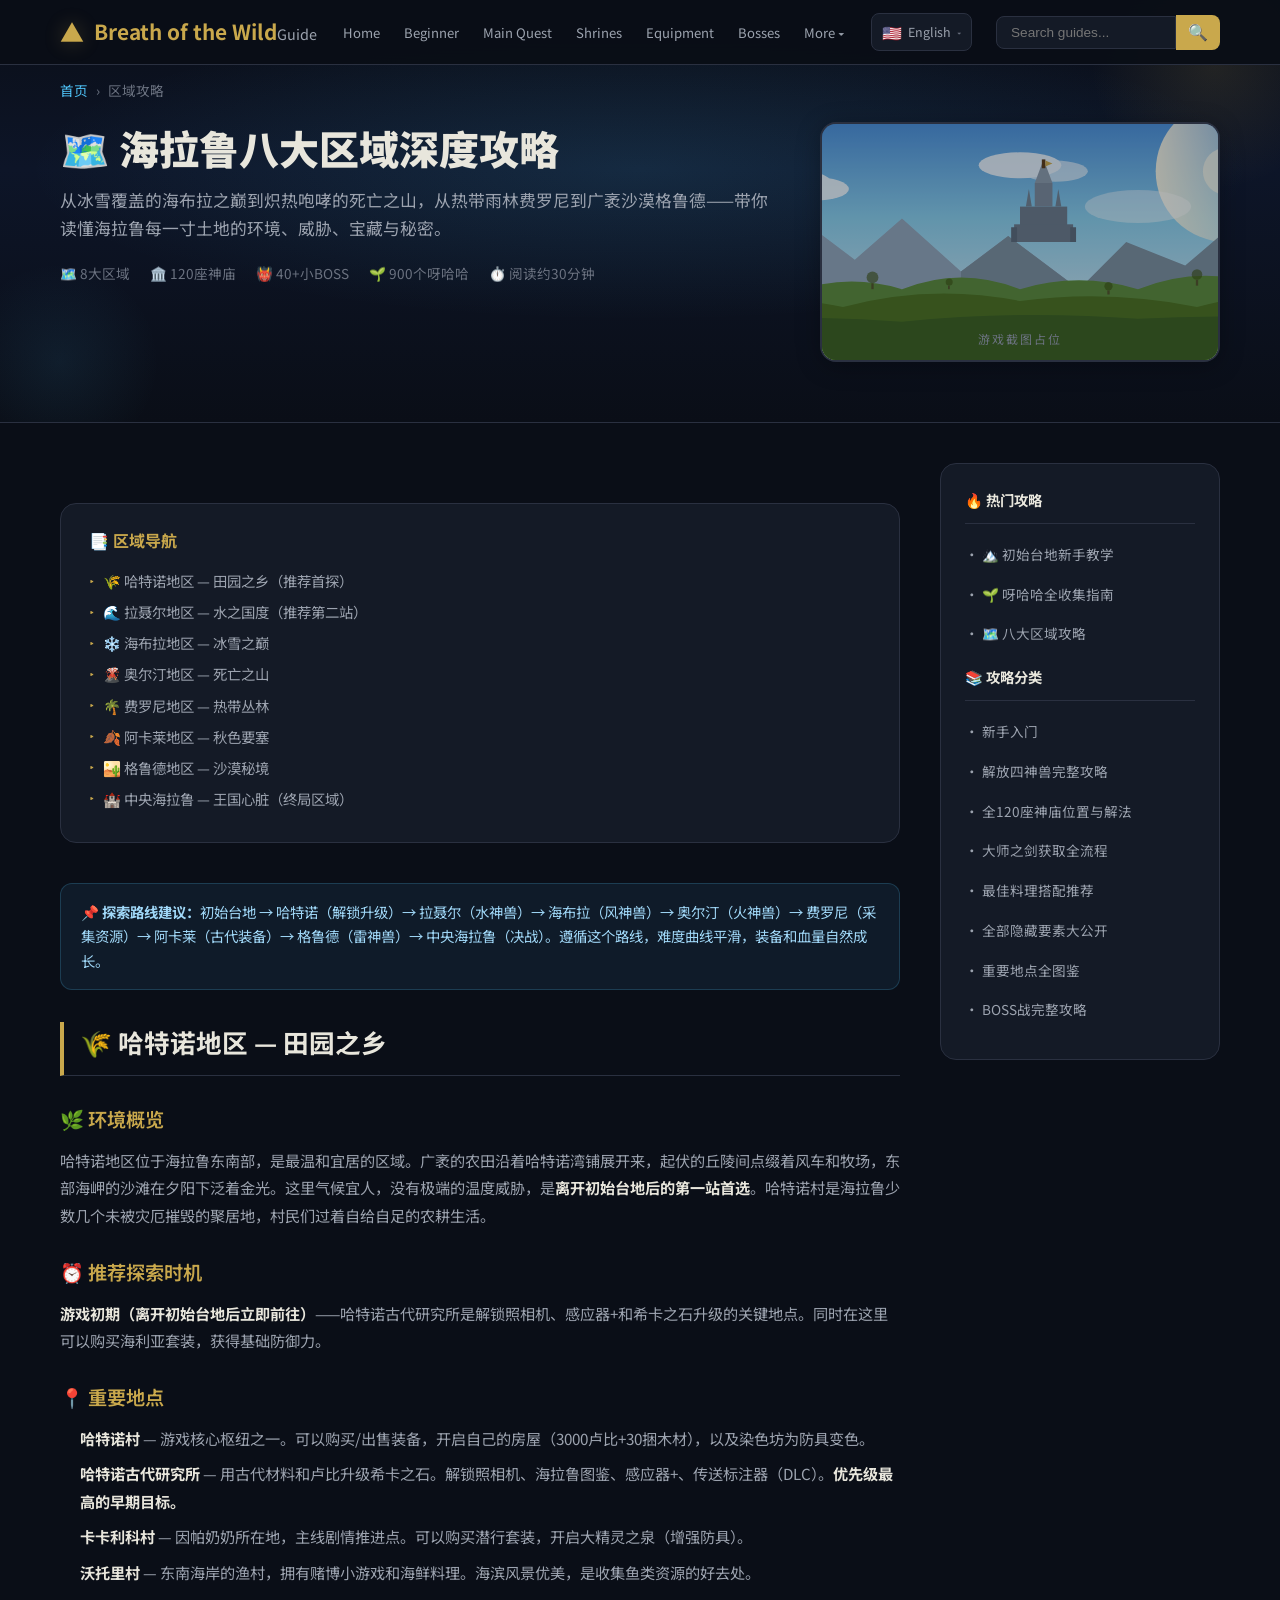
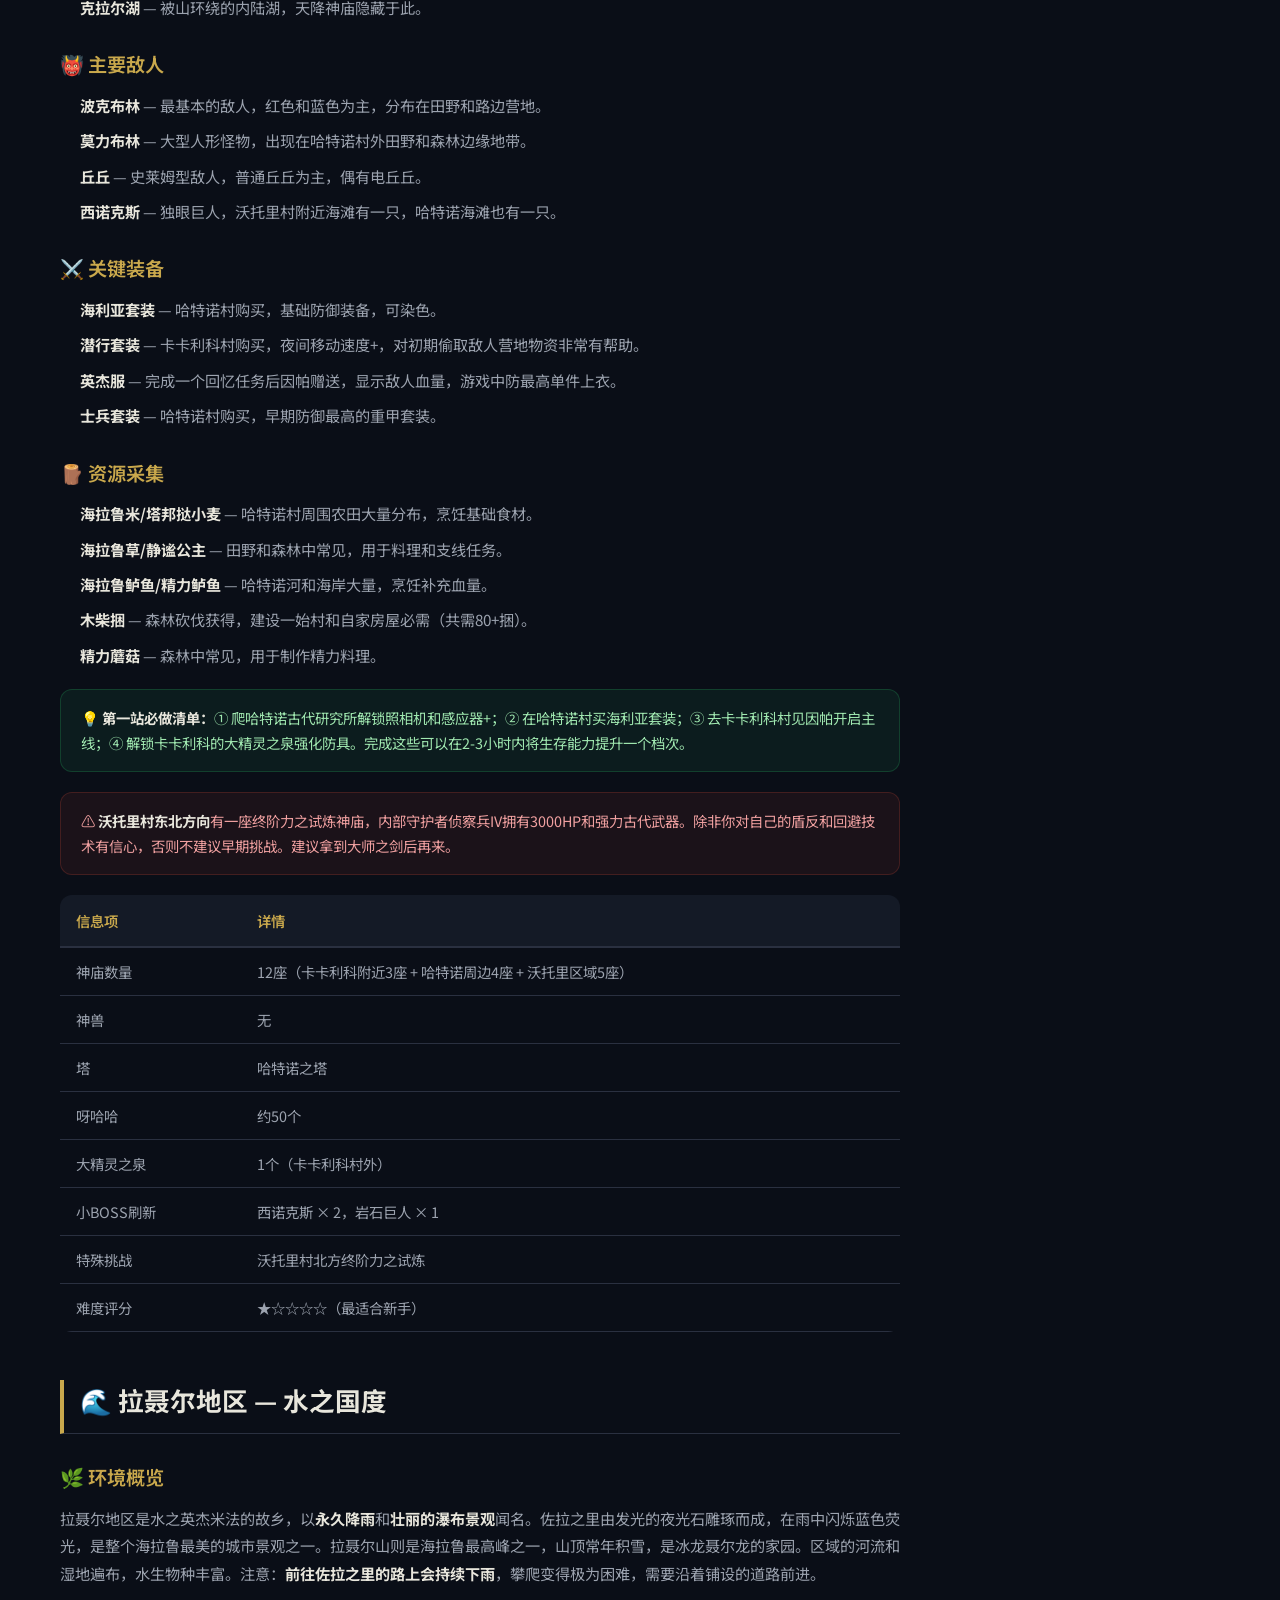
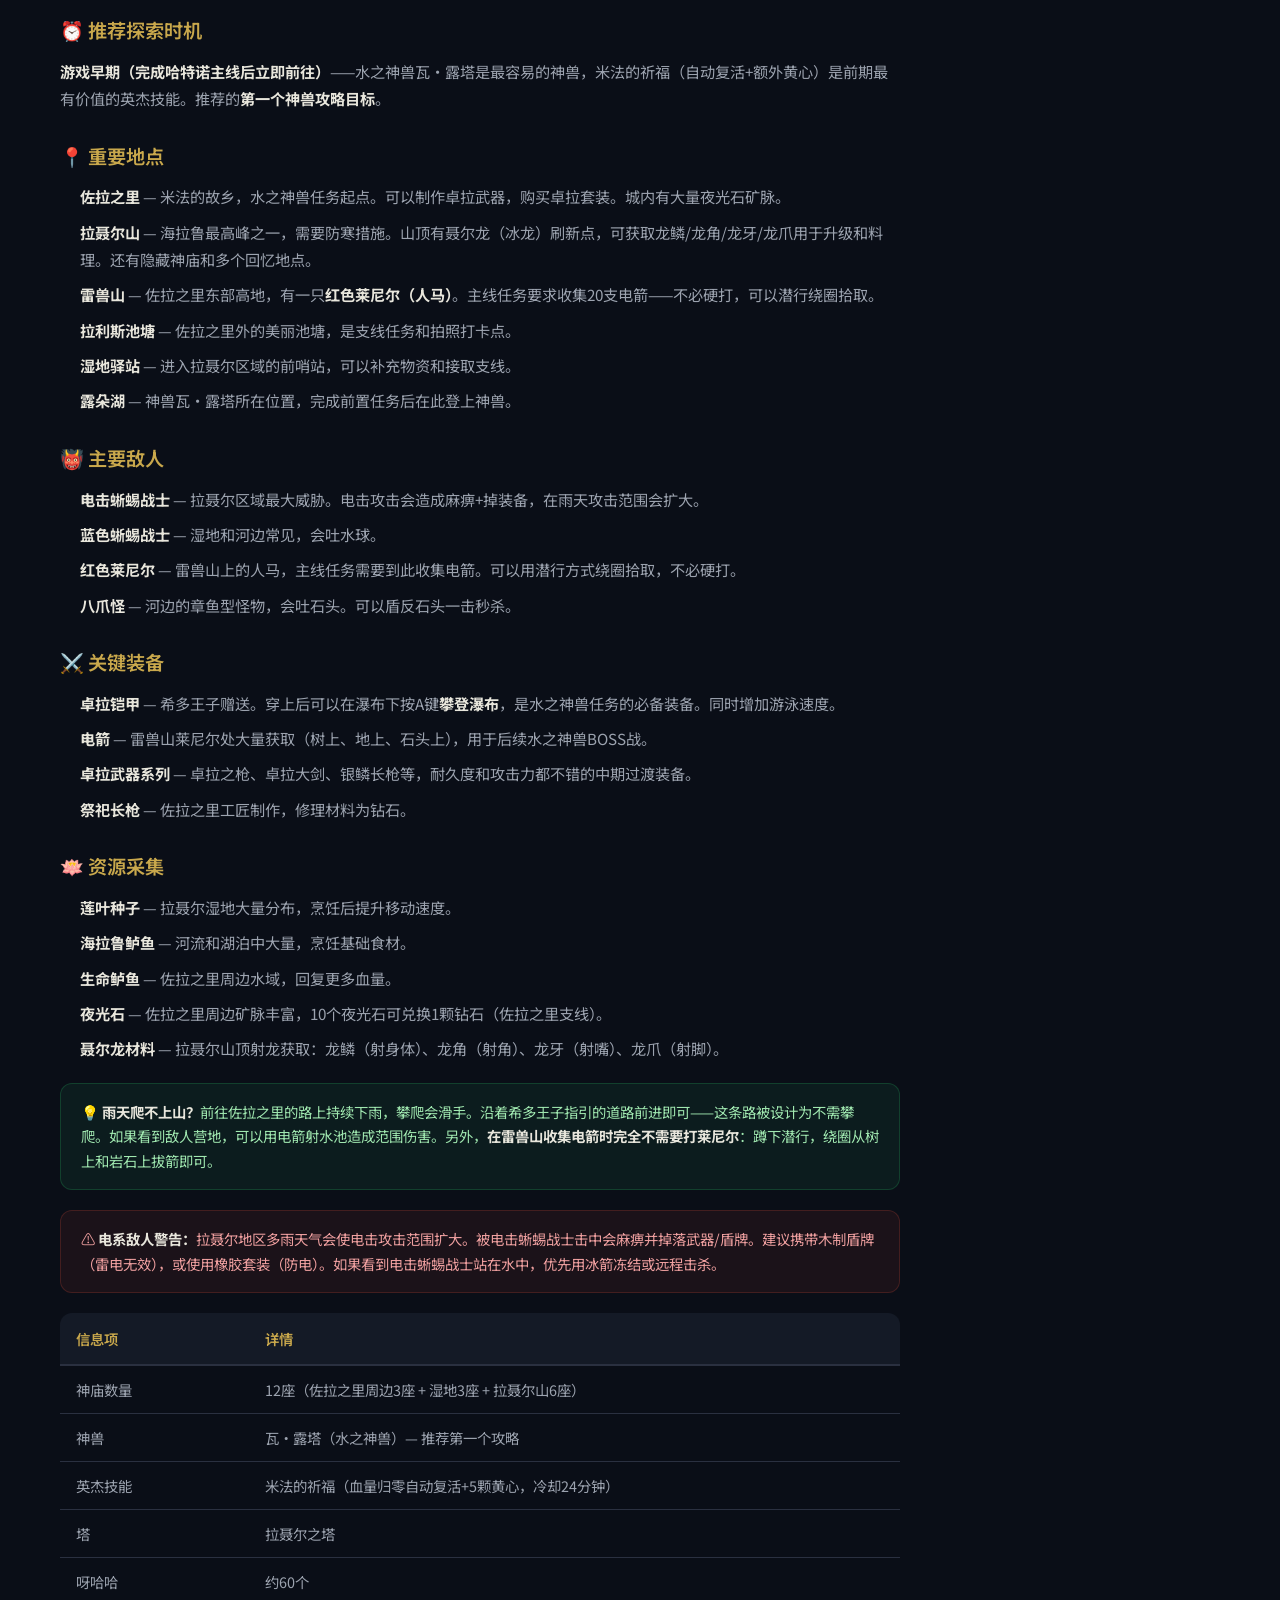
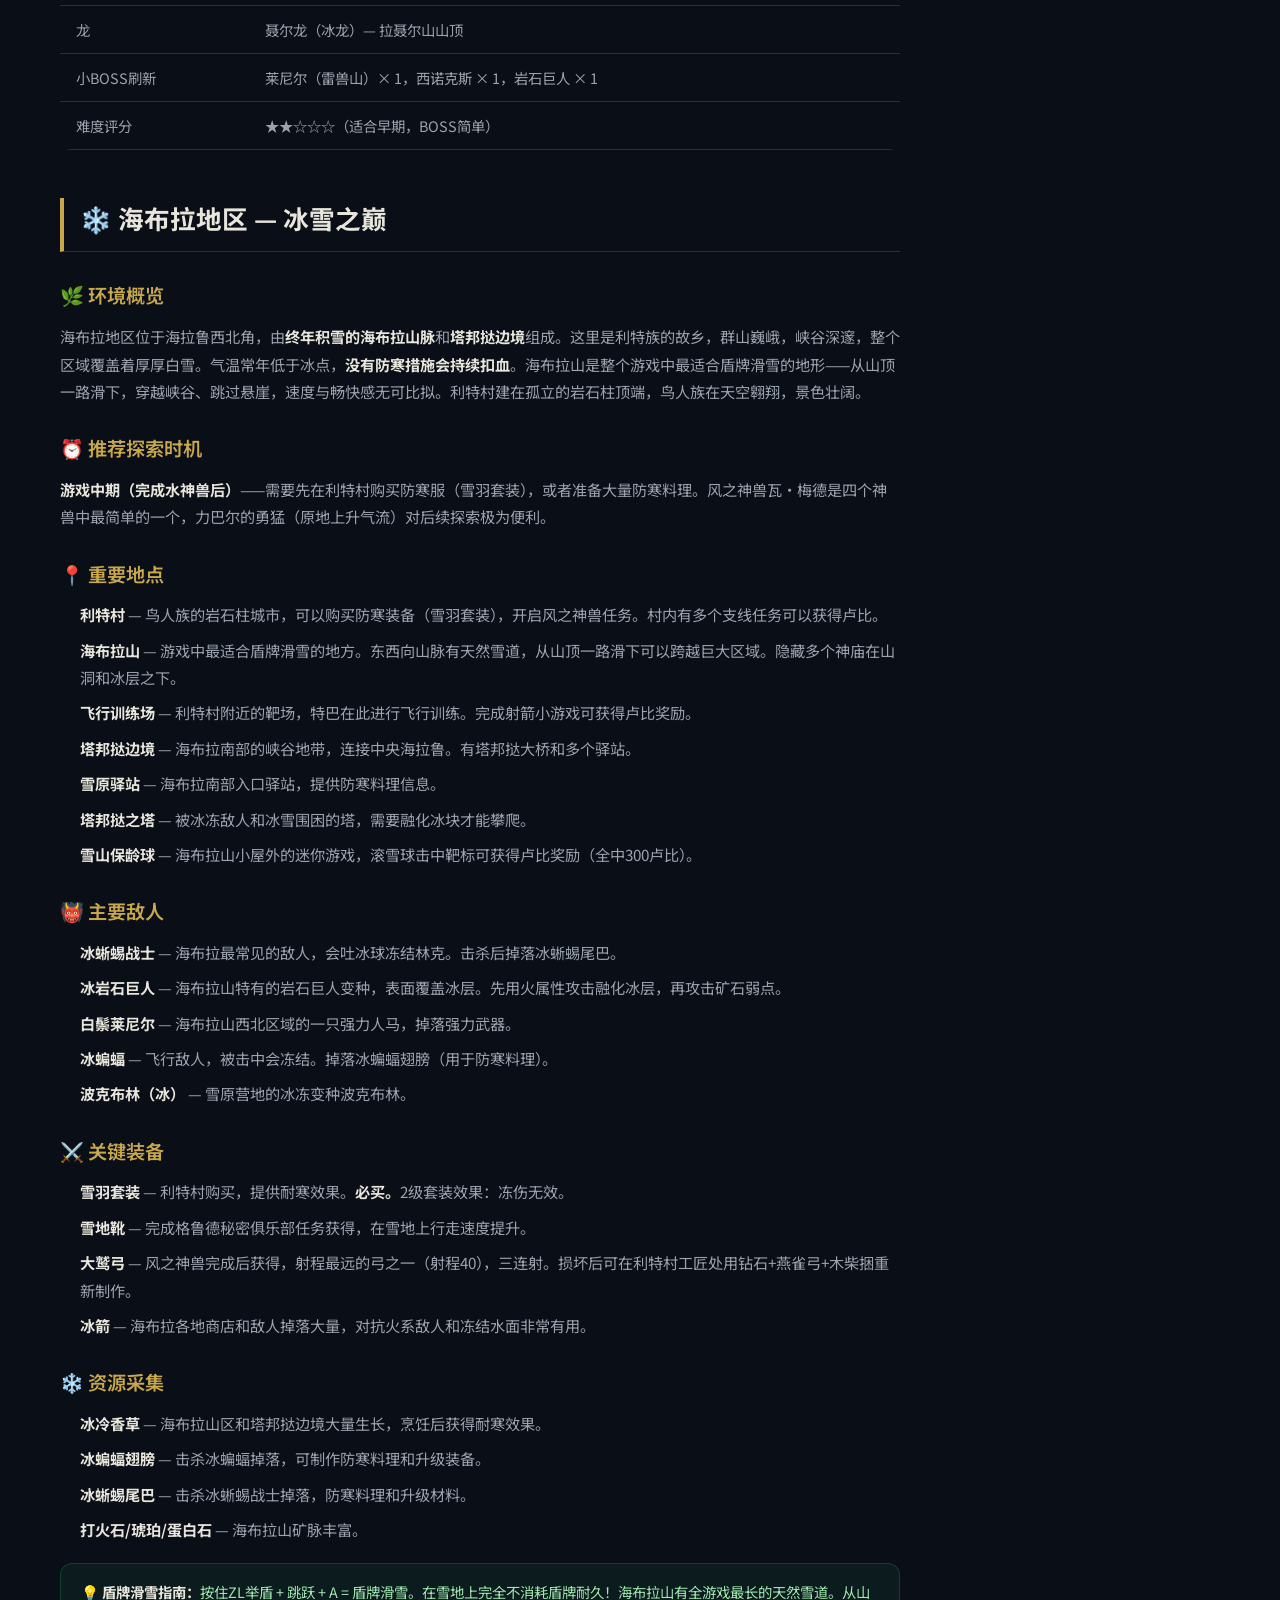
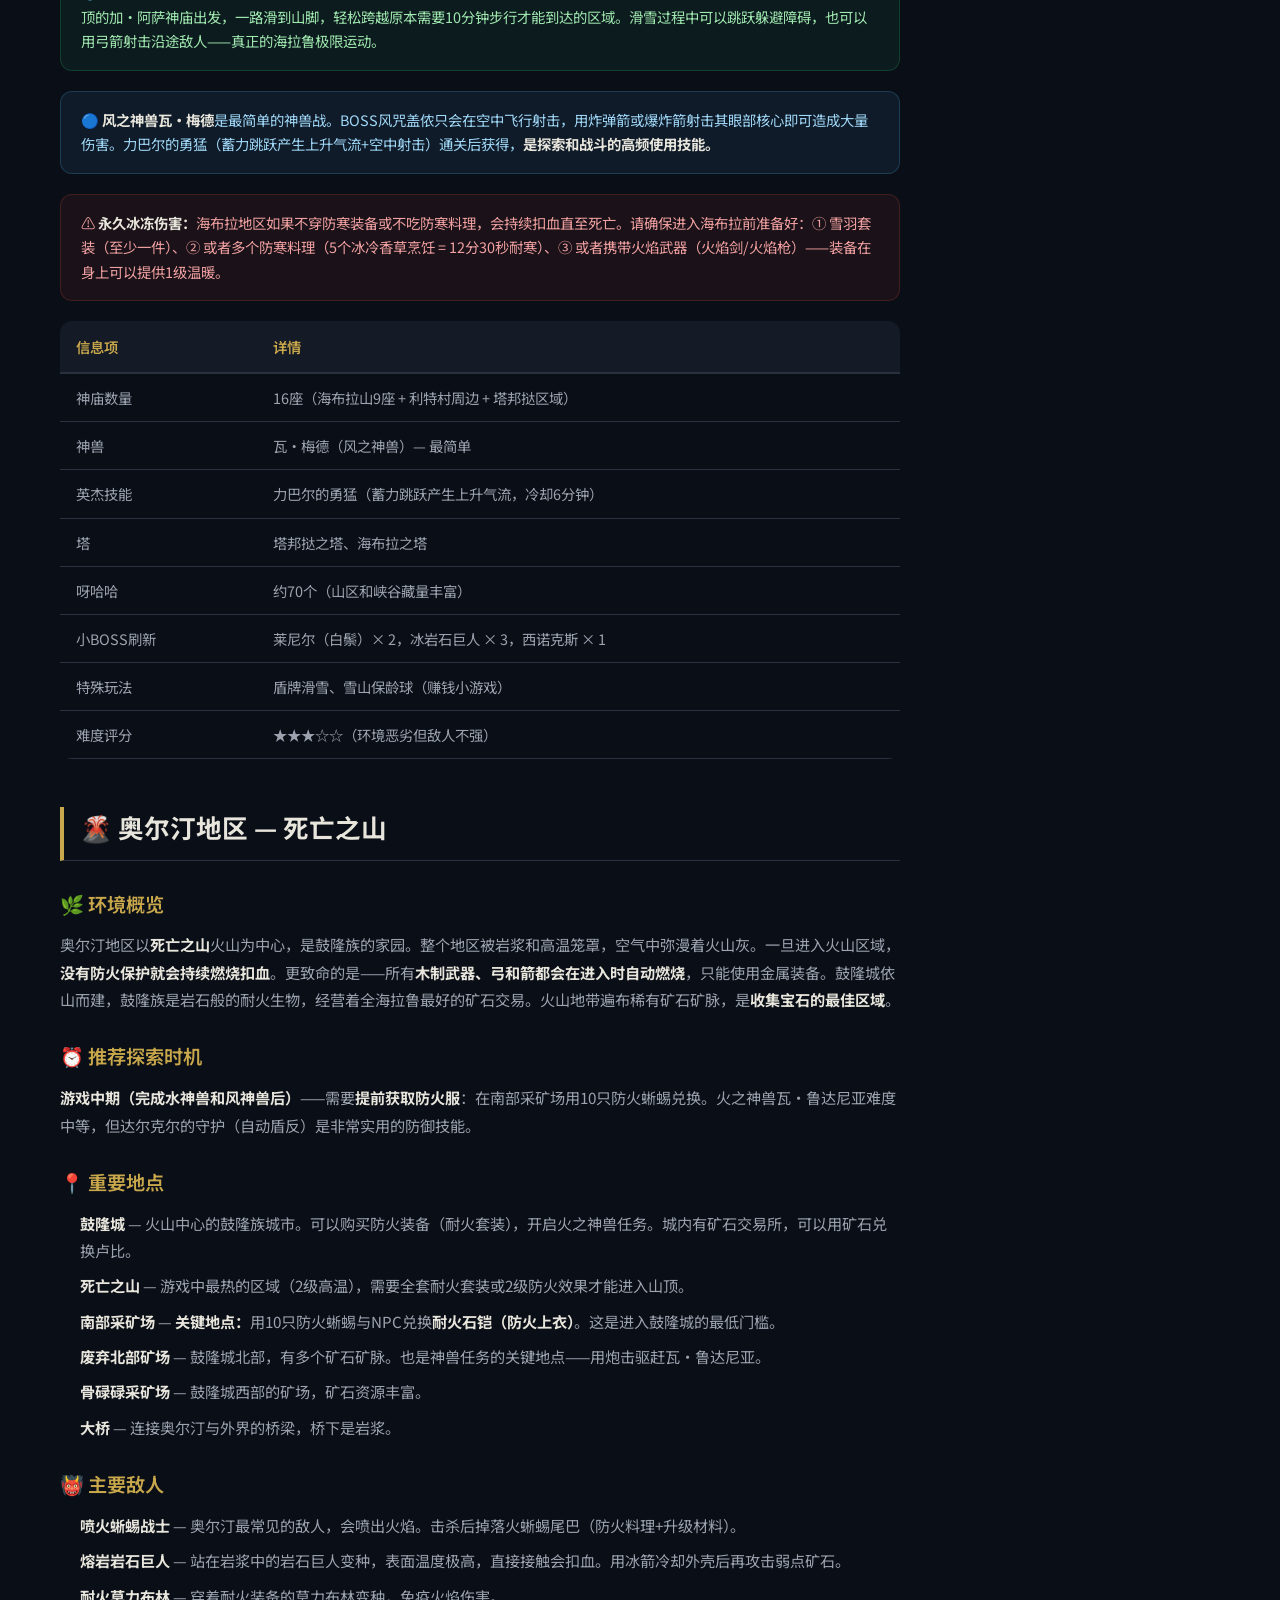
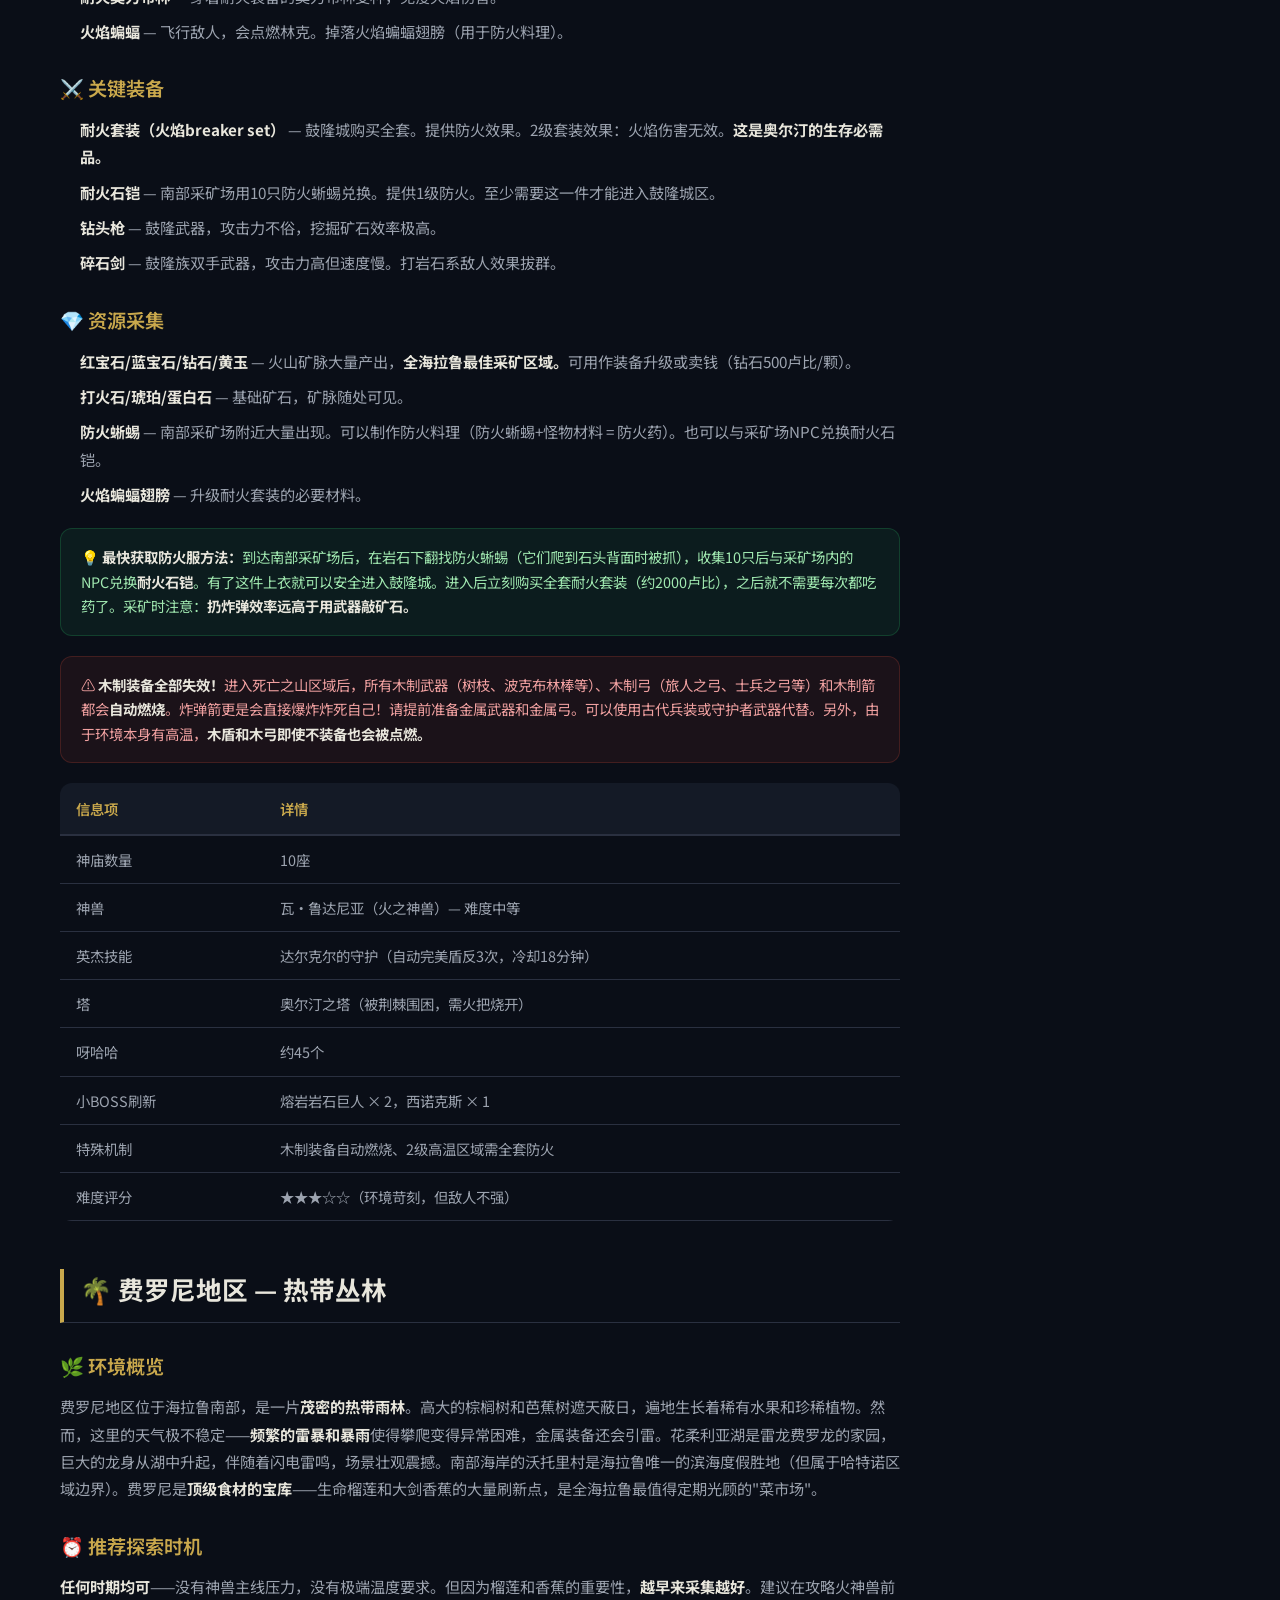
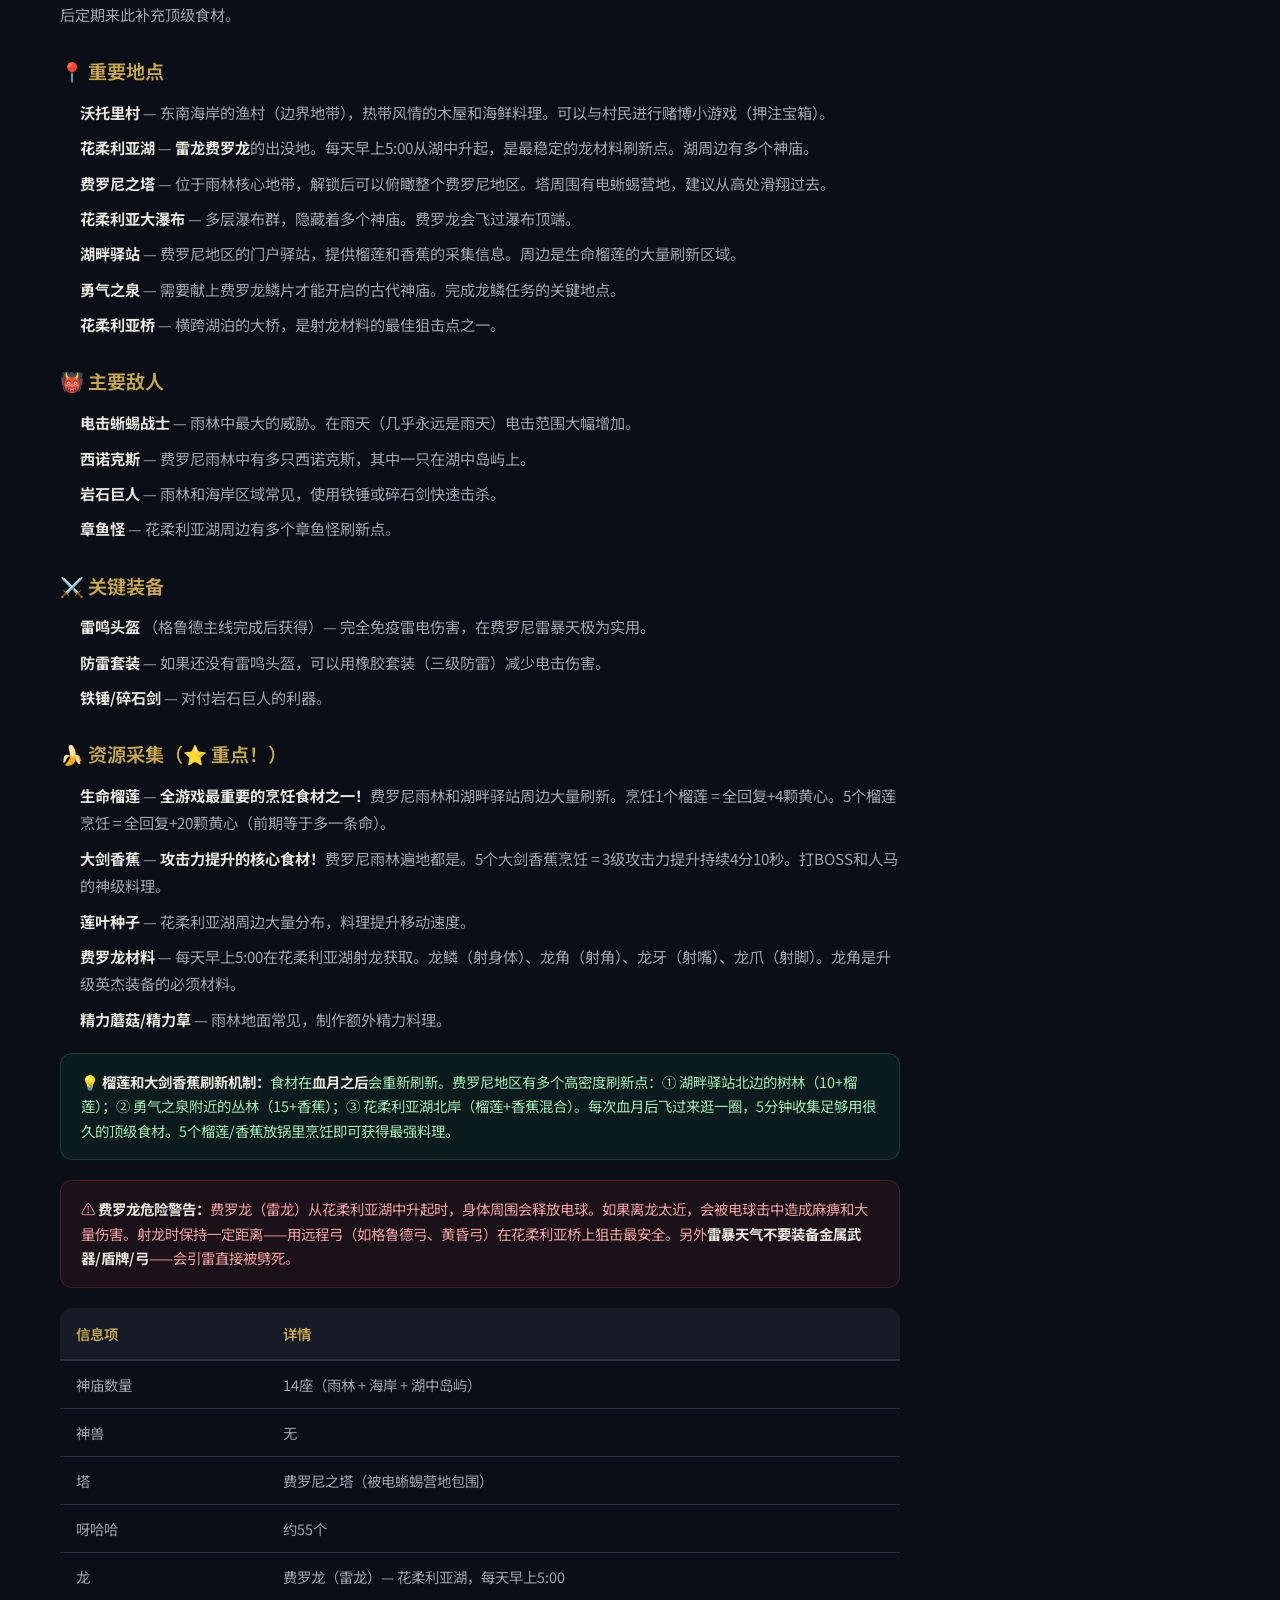
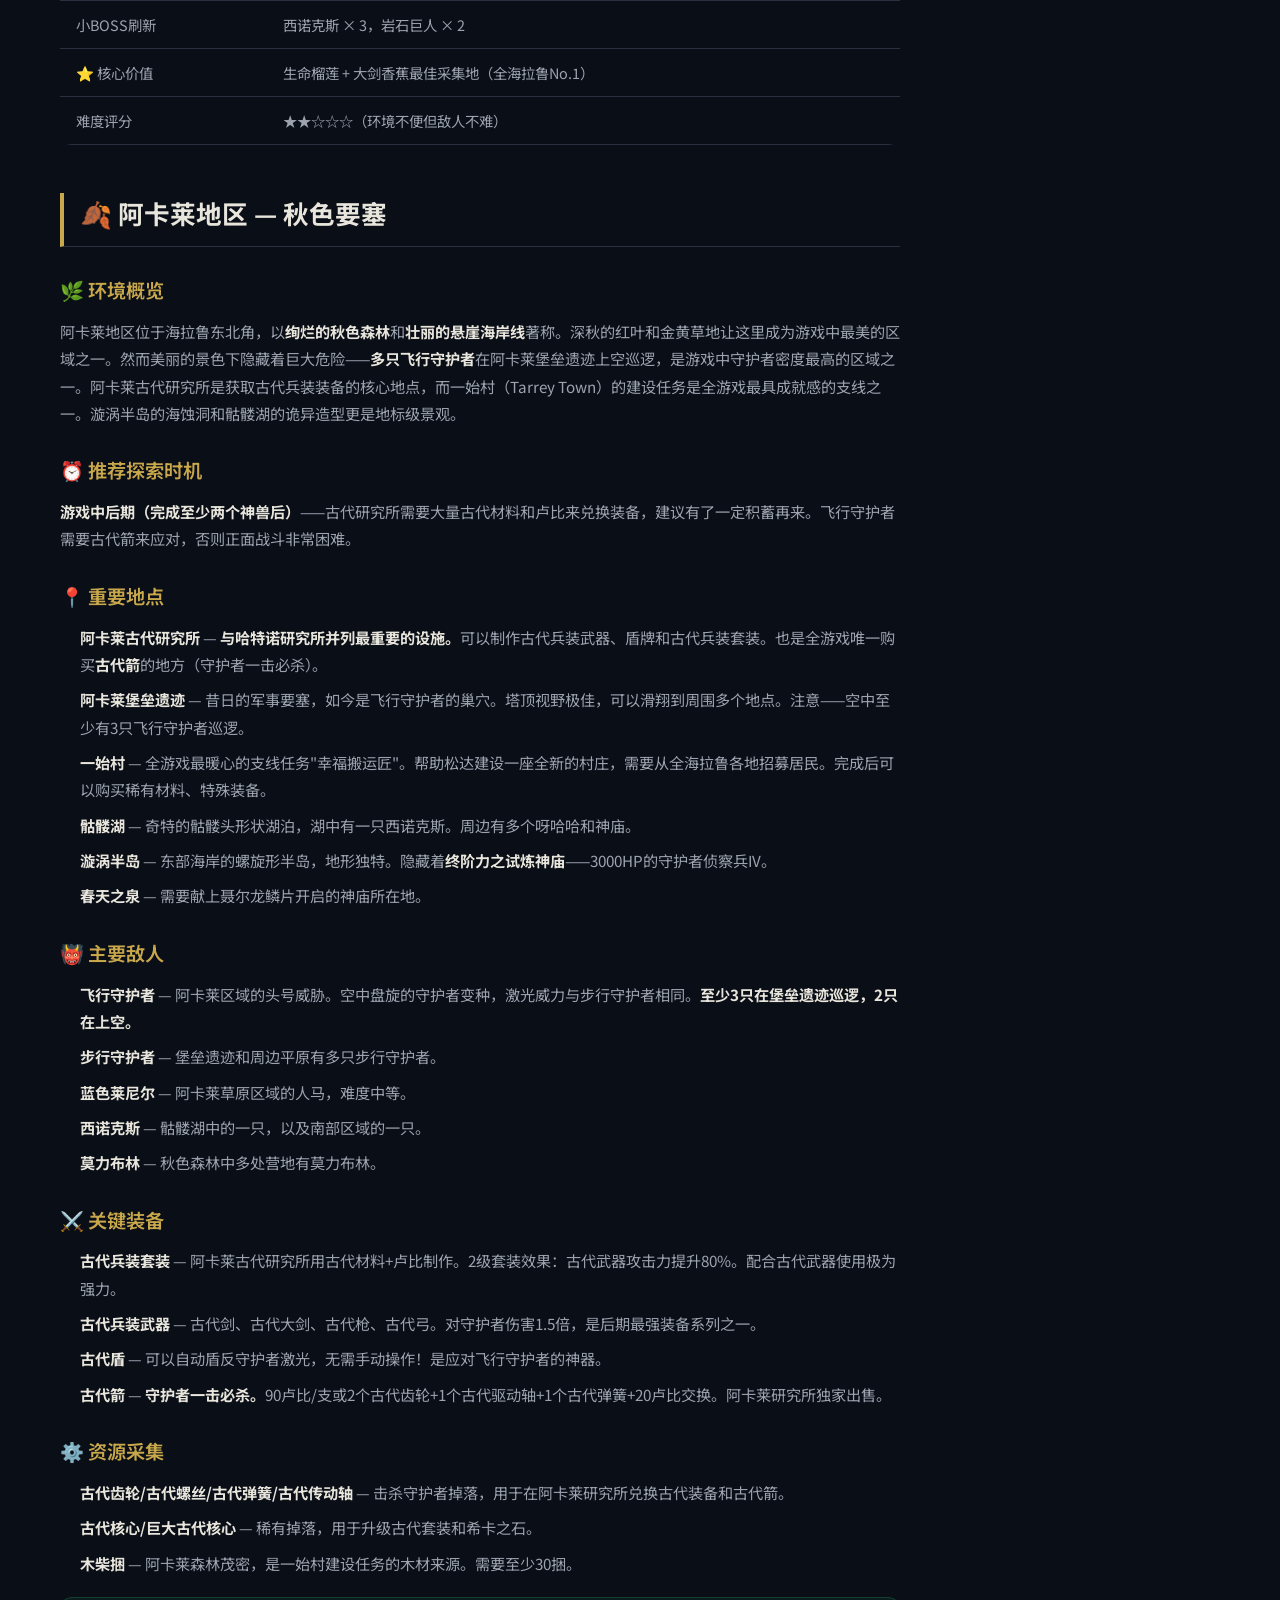
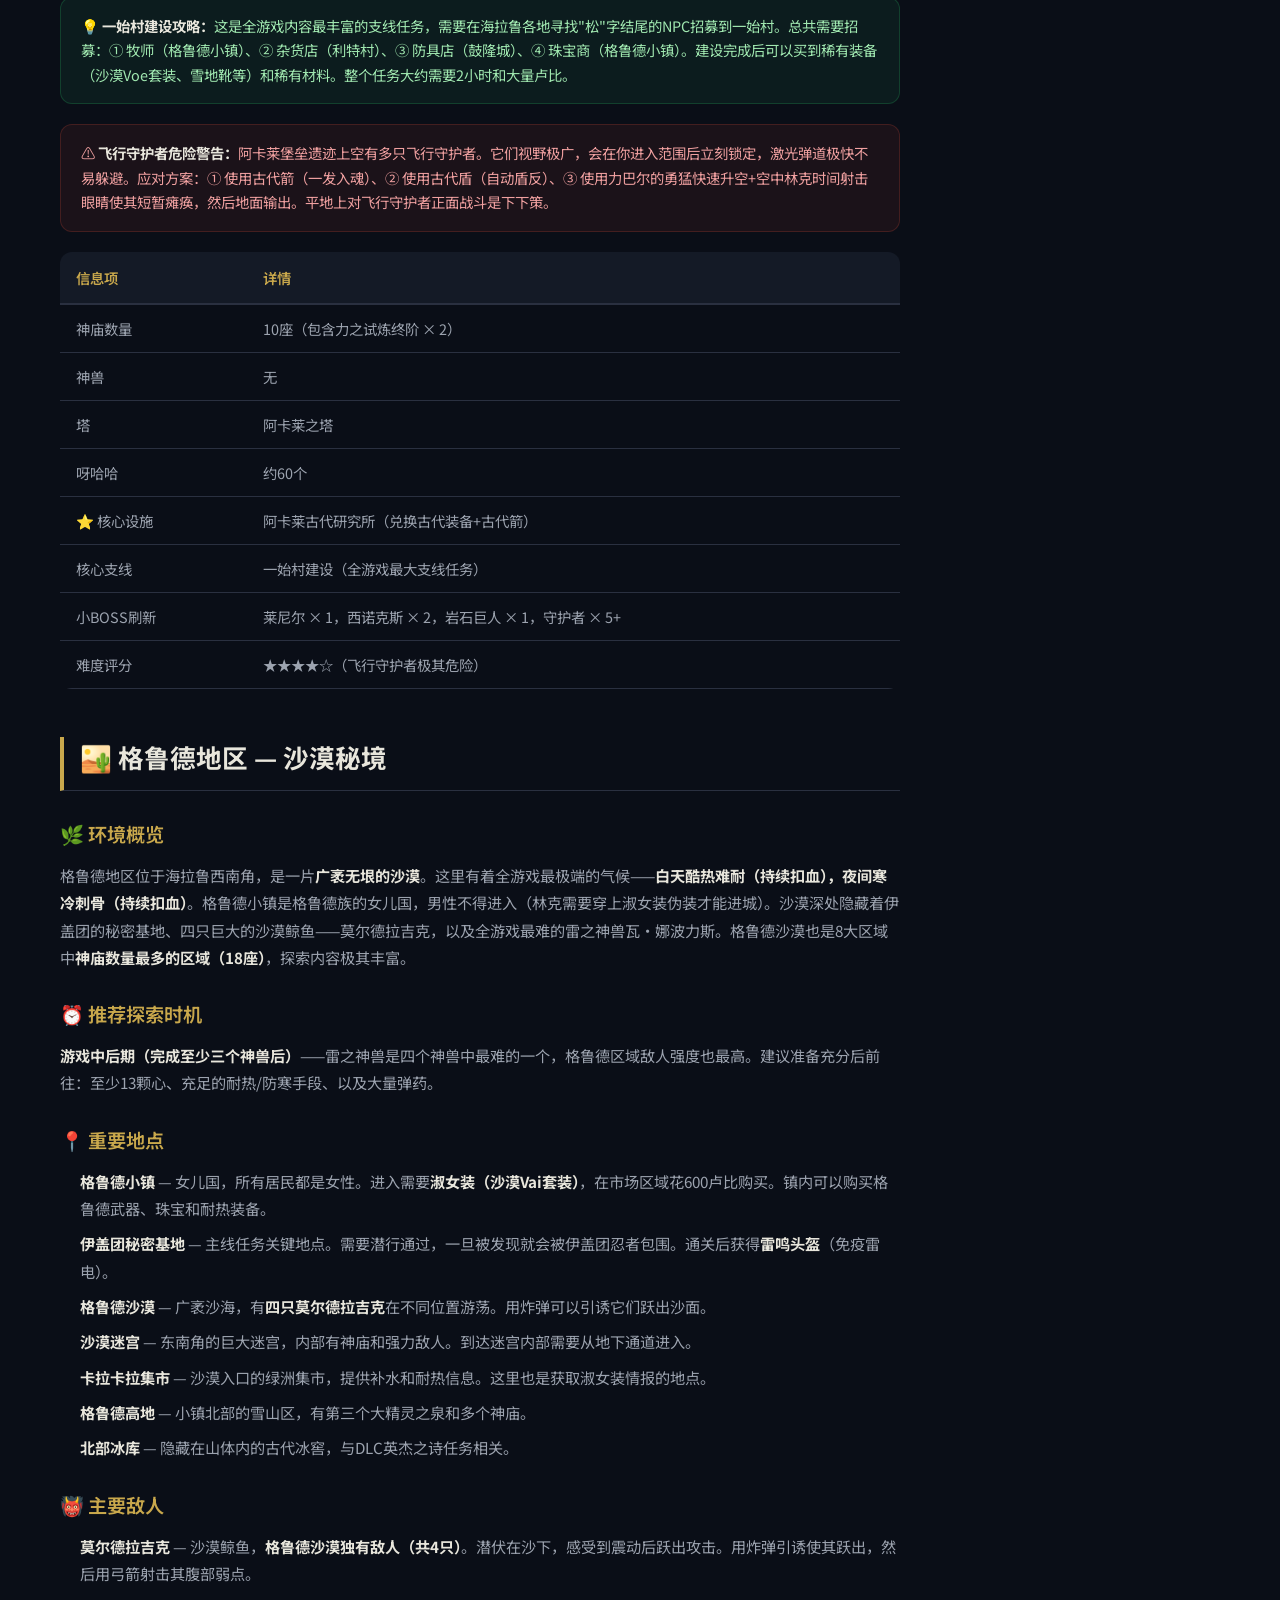
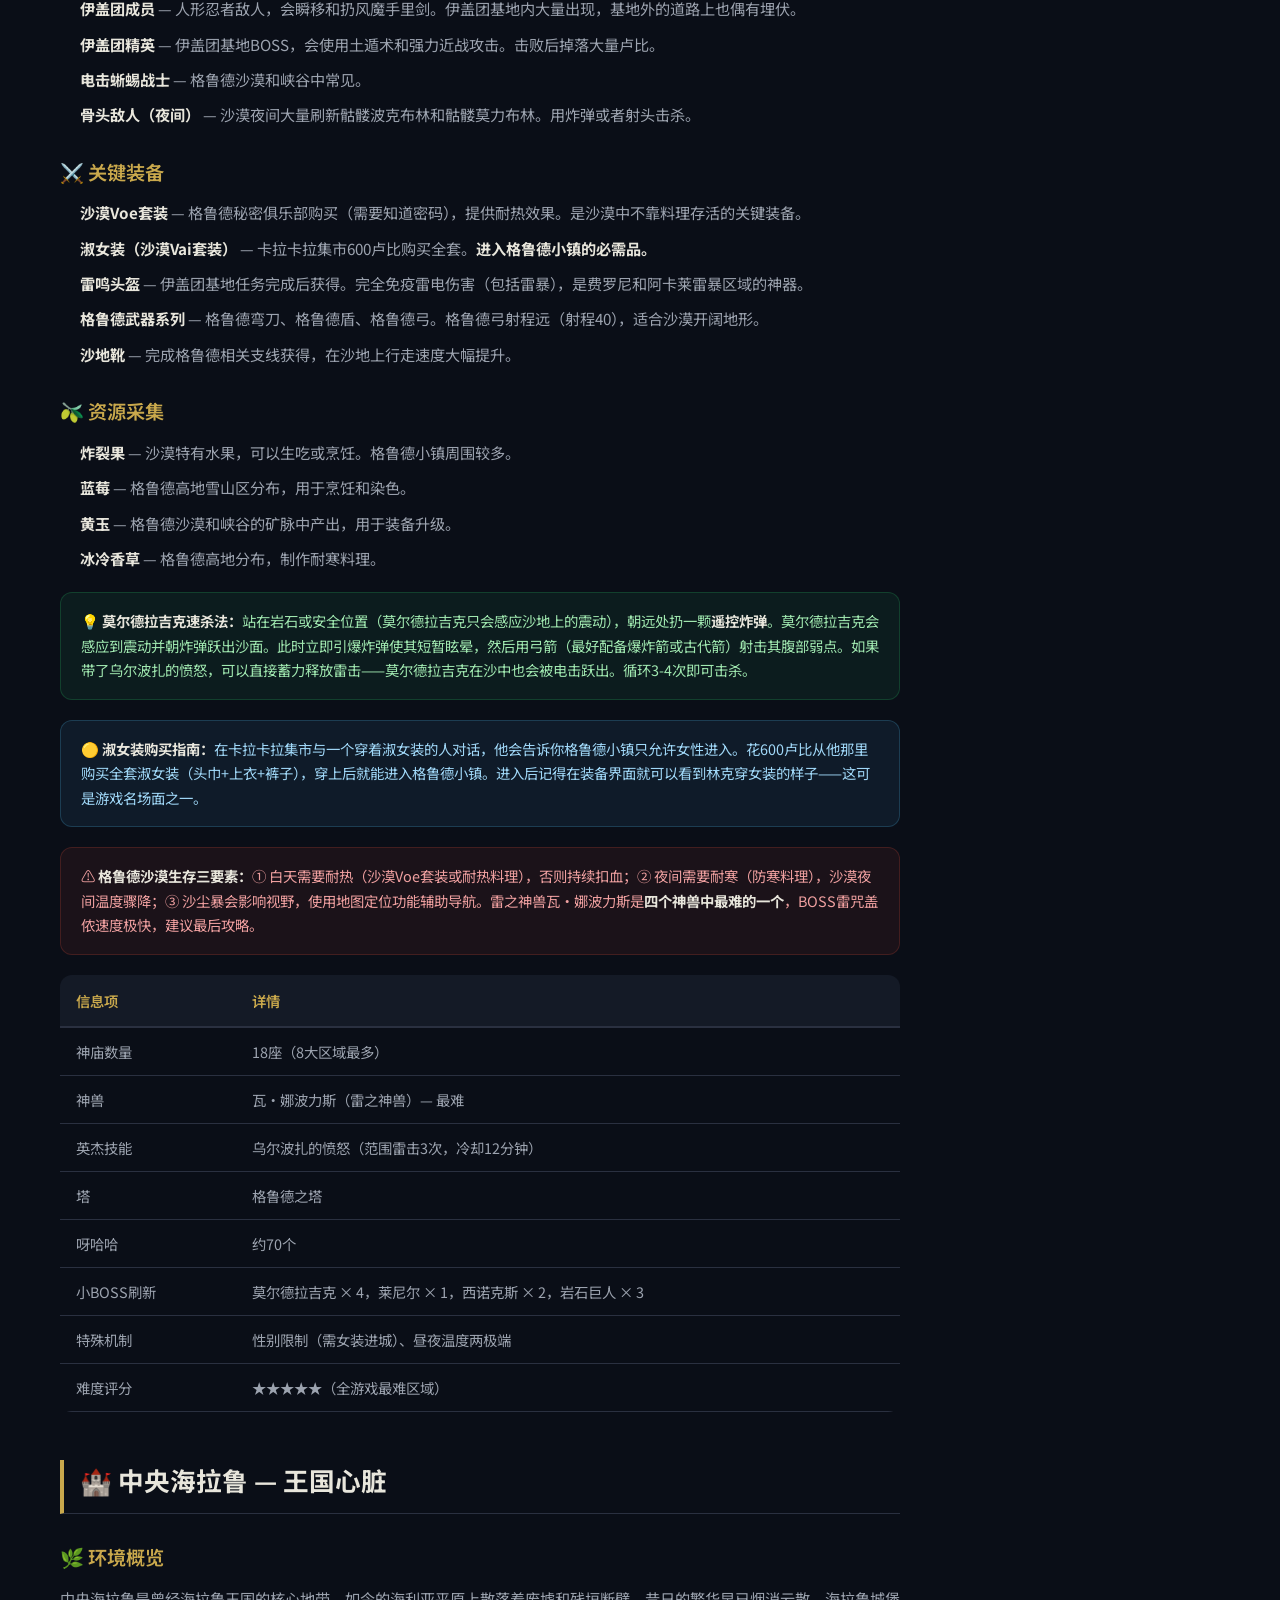
<file: guides/regions.html>
﻿<!DOCTYPE html>
<html lang="zh-CN">
<head>
  <meta charset="UTF-8">
  <meta name="viewport" content="width=device-width, initial-scale=1.0">
  <title>区域攻略 | 荒野之息攻略站</title>
  <meta name="description" content="塞尔达传说旷野之息海拉鲁八大区域深度攻略 — 环境解析、推荐探索时机、关键地点、敌人、装备、资源、实用技巧全覆盖">
  <link rel="stylesheet" href="../css/style.css">
  <link rel="stylesheet" href="../css/material.css">
  <link rel="stylesheet" href="../css/guide.css">
  <link rel="preconnect" href="https://fonts.googleapis.com">
  <link href="https://fonts.googleapis.com/css2?family=Noto+Sans+SC:wght@300;400;500;700;900&display=swap" rel="stylesheet">
</head>
<body>
  <nav class="navbar">
    <div class="nav-container">
      <a href="../index.html" class="nav-logo">
        <span class="logo-icon">▲</span>
        <span class="logo-text"><span data-i18n="logo.text">荒野之息</span><span class="logo-sub" data-i18n="logo.sub">攻略站</span></span>
      </a>
      <ul class="nav-menu" id="navMenu">
        <li><a href="../index.html" class="nav-link" data-i18n="nav.home">首页</a></li>
        <li><a href="great-plateau.html" class="nav-link" data-i18n="nav.beginner">新手入门</a></li>
        <li><a href="divine-beasts.html" class="nav-link" data-i18n="nav.main">主线攻略</a></li>
        <li><a href="shrines.html" class="nav-link" data-i18n="nav.shrines">神庙攻略</a></li>
        <li><a href="equipment.html" class="nav-link" data-i18n="nav.equipment">装备图鉴</a></li>
        <li><a href="bosses.html" class="nav-link" data-i18n="nav.bosses">BOSS指南</a></li>
        <li class="nav-dropdown">
          <a href="#" class="nav-link nav-more" data-i18n="nav.more">更多 ▾</a>
          <ul class="dropdown-menu">
            <li><a href="korok-seeds.html" data-i18n="nav.more_korok">🌱 呀哈哈全收集</a></li>
            <li><a href="cooking.html" data-i18n="nav.more_cooking">🍲 料理配方大全</a></li>
            <li><a href="secrets.html" data-i18n="nav.more_secrets">🔍 隐藏要素</a></li>
            <li><a href="regions.html" data-i18n="nav.more_regions">🗺️ 区域攻略</a></li>
            <li><a href="locations.html" data-i18n="nav.more_locations">📍 重要地点</a></li>
          </ul>
        </li>
      </ul>
      <div class="nav-search">
        <input type="text" data-i18n-placeholder="search" placeholder="搜索攻略..." id="searchInput">
        <button class="search-btn" id="searchBtn">🔍</button>
      </div>
      <button class="menu-toggle" id="menuToggle">☰</button>
    </div>
  </nav>

  <section class="guide-hero active" style="background:radial-gradient(ellipse 80% 60% at 50% 40%, rgba(79,195,247,0.12) 0%, transparent 60%),linear-gradient(180deg, #0a0e17 0%, #0d1528 40%, #0a0e17 100%)">
    <div class="guide-hero-inner">
      <div class="guide-breadcrumb">
        <a href="../index.html">首页</a> <span class="sep">›</span>
        <span>区域攻略</span>
      </div>
      <div class="guide-hero-content">
        <div class="guide-hero-text">
          <h1>🗺️ 海拉鲁八大区域深度攻略</h1>
          <p class="guide-desc">从冰雪覆盖的海布拉之巅到炽热咆哮的死亡之山，从热带雨林费罗尼到广袤沙漠格鲁德——带你读懂海拉鲁每一寸土地的环境、威胁、宝藏与秘密。</p>
          <div class="guide-meta-bar">
            <span>🗺️ 8大区域</span>
            <span>🏛️ 120座神庙</span>
            <span>👹 40+小BOSS</span>
            <span>🌱 900个呀哈哈</span>
            <span>⏱️ 阅读约30分钟</span>
          </div>
        </div>
        <div class="guide-hero-image"><img src="../images/hyrule-landscape.svg" alt="" style="width:100%;height:100%;object-fit:cover;position:absolute;inset:0">🗺️</div>
      </div>
    </div>
  </section>

  <div class="guide-layout">
    <main class="guide-main">
      <div class="guide-toc">
        <h3>📑 区域导航</h3>
        <ul>
          <li><a href="#hateno">🌾 哈特诺地区 — 田园之乡（推荐首探）</a></li>
          <li><a href="#lanayru">🌊 拉聂尔地区 — 水之国度（推荐第二站）</a></li>
          <li><a href="#hebra">❄️ 海布拉地区 — 冰雪之巅</a></li>
          <li><a href="#eldin">🌋 奥尔汀地区 — 死亡之山</a></li>
          <li><a href="#faron">🌴 费罗尼地区 — 热带丛林</a></li>
          <li><a href="#akkala">🍂 阿卡莱地区 — 秋色要塞</a></li>
          <li><a href="#gerudo">🏜️ 格鲁德地区 — 沙漠秘境</a></li>
          <li><a href="#central">🏰 中央海拉鲁 — 王国心脏（终局区域）</a></li>
        </ul>
      </div>

      <div class="guide-info" style="margin-bottom:32px">
        📌 <strong>探索路线建议：</strong>初始台地 → 哈特诺（解锁升级）→ 拉聂尔（水神兽）→ 海布拉（风神兽）→ 奥尔汀（火神兽）→ 费罗尼（采集资源）→ 阿卡莱（古代装备）→ 格鲁德（雷神兽）→ 中央海拉鲁（决战）。遵循这个路线，难度曲线平滑，装备和血量自然成长。
      </div>

      <!-- ==================== 哈特诺地区 ==================== -->
      <section class="guide-section" id="hateno">
        <h2>🌾 哈特诺地区 — 田园之乡</h2>

        <h3>🌿 环境概览</h3>
        <p>哈特诺地区位于海拉鲁东南部，是最温和宜居的区域。广袤的农田沿着哈特诺湾铺展开来，起伏的丘陵间点缀着风车和牧场，东部海岬的沙滩在夕阳下泛着金光。这里气候宜人，没有极端的温度威胁，是<strong>离开初始台地后的第一站首选</strong>。哈特诺村是海拉鲁少数几个未被灾厄摧毁的聚居地，村民们过着自给自足的农耕生活。</p>

        <h3>⏰ 推荐探索时机</h3>
        <p><strong>游戏初期（离开初始台地后立即前往）</strong>——哈特诺古代研究所是解锁照相机、感应器+和希卡之石升级的关键地点。同时在这里可以购买海利亚套装，获得基础防御力。</p>

        <h3>📍 重要地点</h3>
        <ul>
          <li><strong>哈特诺村</strong> — 游戏核心枢纽之一。可以购买/出售装备，开启自己的房屋（3000卢比+30捆木材），以及染色坊为防具变色。</li>
          <li><strong>哈特诺古代研究所</strong> — 用古代材料和卢比升级希卡之石。解锁照相机、海拉鲁图鉴、感应器+、传送标注器（DLC）。<strong>优先级最高的早期目标。</strong></li>
          <li><strong>卡卡利科村</strong> — 因帕奶奶所在地，主线剧情推进点。可以购买潜行套装，开启大精灵之泉（增强防具）。</li>
          <li><strong>沃托里村</strong> — 东南海岸的渔村，拥有赌博小游戏和海鲜料理。海滨风景优美，是收集鱼类资源的好去处。</li>
          <li><strong>克拉尔湖</strong> — 被山环绕的内陆湖，天降神庙隐藏于此。</li>
        </ul>

        <h3>👹 主要敌人</h3>
        <ul>
          <li><strong>波克布林</strong> — 最基本的敌人，红色和蓝色为主，分布在田野和路边营地。</li>
          <li><strong>莫力布林</strong> — 大型人形怪物，出现在哈特诺村外田野和森林边缘地带。</li>
          <li><strong>丘丘</strong> — 史莱姆型敌人，普通丘丘为主，偶有电丘丘。</li>
          <li><strong>西诺克斯</strong> — 独眼巨人，沃托里村附近海滩有一只，哈特诺海滩也有一只。</li>
        </ul>

        <h3>⚔️ 关键装备</h3>
        <ul>
          <li><strong>海利亚套装</strong> — 哈特诺村购买，基础防御装备，可染色。</li>
          <li><strong>潜行套装</strong> — 卡卡利科村购买，夜间移动速度+，对初期偷取敌人营地物资非常有帮助。</li>
          <li><strong>英杰服</strong> — 完成一个回忆任务后因帕赠送，显示敌人血量，游戏中防最高单件上衣。</li>
          <li><strong>士兵套装</strong> — 哈特诺村购买，早期防御最高的重甲套装。</li>
        </ul>

        <h3>🪵 资源采集</h3>
        <ul>
          <li><strong>海拉鲁米/塔邦挞小麦</strong> — 哈特诺村周围农田大量分布，烹饪基础食材。</li>
          <li><strong>海拉鲁草/静谧公主</strong> — 田野和森林中常见，用于料理和支线任务。</li>
          <li><strong>海拉鲁鲈鱼/精力鲈鱼</strong> — 哈特诺河和海岸大量，烹饪补充血量。</li>
          <li><strong>木柴捆</strong> — 森林砍伐获得，建设一始村和自家房屋必需（共需80+捆）。</li>
          <li><strong>精力蘑菇</strong> — 森林中常见，用于制作精力料理。</li>
        </ul>

        <div class="guide-tip">💡 <strong>第一站必做清单：</strong>① 爬哈特诺古代研究所解锁照相机和感应器+；② 在哈特诺村买海利亚套装；③ 去卡卡利科村见因帕开启主线；④ 解锁卡卡利科的大精灵之泉强化防具。完成这些可以在2-3小时内将生存能力提升一个档次。</div>

        <div class="guide-warning">⚠️ <strong>沃托里村东北方向</strong>有一座终阶力之试炼神庙，内部守护者侦察兵IV拥有3000HP和强力古代武器。除非你对自己的盾反和回避技术有信心，否则不建议早期挑战。建议拿到大师之剑后再来。</div>

        <table class="guide-table">
          <tr><th>信息项</th><th>详情</th></tr>
          <tr><td>神庙数量</td><td>12座（卡卡利科附近3座 + 哈特诺周边4座 + 沃托里区域5座）</td></tr>
          <tr><td>神兽</td><td>无</td></tr>
          <tr><td>塔</td><td>哈特诺之塔</td></tr>
          <tr><td>呀哈哈</td><td>约50个</td></tr>
          <tr><td>大精灵之泉</td><td>1个（卡卡利科村外）</td></tr>
          <tr><td>小BOSS刷新</td><td>西诺克斯 × 2，岩石巨人 × 1</td></tr>
          <tr><td>特殊挑战</td><td>沃托里村北方终阶力之试炼</td></tr>
          <tr><td>难度评分</td><td>★☆☆☆☆（最适合新手）</td></tr>
        </table>
      </section>

      <!-- ==================== 拉聂尔地区 ==================== -->
      <section class="guide-section" id="lanayru">
        <h2>🌊 拉聂尔地区 — 水之国度</h2>

        <h3>🌿 环境概览</h3>
        <p>拉聂尔地区是水之英杰米法的故乡，以<strong>永久降雨</strong>和<strong>壮丽的瀑布景观</strong>闻名。佐拉之里由发光的夜光石雕琢而成，在雨中闪烁蓝色荧光，是整个海拉鲁最美的城市景观之一。拉聂尔山则是海拉鲁最高峰之一，山顶常年积雪，是冰龙聂尔龙的家园。区域的河流和湿地遍布，水生物种丰富。注意：<strong>前往佐拉之里的路上会持续下雨</strong>，攀爬变得极为困难，需要沿着铺设的道路前进。</p>

        <h3>⏰ 推荐探索时机</h3>
        <p><strong>游戏早期（完成哈特诺主线后立即前往）</strong>——水之神兽瓦·露塔是最容易的神兽，米法的祈福（自动复活+额外黄心）是前期最有价值的英杰技能。推荐的<strong>第一个神兽攻略目标</strong>。</p>

        <h3>📍 重要地点</h3>
        <ul>
          <li><strong>佐拉之里</strong> — 米法的故乡，水之神兽任务起点。可以制作卓拉武器，购买卓拉套装。城内有大量夜光石矿脉。</li>
          <li><strong>拉聂尔山</strong> — 海拉鲁最高峰之一，需要防寒措施。山顶有聂尔龙（冰龙）刷新点，可获取龙鳞/龙角/龙牙/龙爪用于升级和料理。还有隐藏神庙和多个回忆地点。</li>
          <li><strong>雷兽山</strong> — 佐拉之里东部高地，有一只<strong>红色莱尼尔（人马）</strong>。主线任务要求收集20支电箭——不必硬打，可以潜行绕圈拾取。</li>
          <li><strong>拉利斯池塘</strong> — 佐拉之里外的美丽池塘，是支线任务和拍照打卡点。</li>
          <li><strong>湿地驿站</strong> — 进入拉聂尔区域的前哨站，可以补充物资和接取支线。</li>
          <li><strong>露朵湖</strong> — 神兽瓦·露塔所在位置，完成前置任务后在此登上神兽。</li>
        </ul>

        <h3>👹 主要敌人</h3>
        <ul>
          <li><strong>电击蜥蜴战士</strong> — 拉聂尔区域最大威胁。电击攻击会造成麻痹+掉装备，在雨天攻击范围会扩大。</li>
          <li><strong>蓝色蜥蜴战士</strong> — 湿地和河边常见，会吐水球。</li>
          <li><strong>红色莱尼尔</strong> — 雷兽山上的人马，主线任务需要到此收集电箭。可以用潜行方式绕圈拾取，不必硬打。</li>
          <li><strong>八爪怪</strong> — 河边的章鱼型怪物，会吐石头。可以盾反石头一击秒杀。</li>
        </ul>

        <h3>⚔️ 关键装备</h3>
        <ul>
          <li><strong>卓拉铠甲</strong> — 希多王子赠送。穿上后可以在瀑布下按A键<strong>攀登瀑布</strong>，是水之神兽任务的必备装备。同时增加游泳速度。</li>
          <li><strong>电箭</strong> — 雷兽山莱尼尔处大量获取（树上、地上、石头上），用于后续水之神兽BOSS战。</li>
          <li><strong>卓拉武器系列</strong> — 卓拉之枪、卓拉大剑、银鳞长枪等，耐久度和攻击力都不错的中期过渡装备。</li>
          <li><strong>祭祀长枪</strong> — 佐拉之里工匠制作，修理材料为钻石。</li>
        </ul>

        <h3>🪷 资源采集</h3>
        <ul>
          <li><strong>莲叶种子</strong> — 拉聂尔湿地大量分布，烹饪后提升移动速度。</li>
          <li><strong>海拉鲁鲈鱼</strong> — 河流和湖泊中大量，烹饪基础食材。</li>
          <li><strong>生命鲈鱼</strong> — 佐拉之里周边水域，回复更多血量。</li>
          <li><strong>夜光石</strong> — 佐拉之里周边矿脉丰富，10个夜光石可兑换1颗钻石（佐拉之里支线）。</li>
          <li><strong>聂尔龙材料</strong> — 拉聂尔山顶射龙获取：龙鳞（射身体）、龙角（射角）、龙牙（射嘴）、龙爪（射脚）。</li>
        </ul>

        <div class="guide-tip">💡 <strong>雨天爬不上山？</strong>前往佐拉之里的路上持续下雨，攀爬会滑手。沿着希多王子指引的道路前进即可——这条路被设计为不需攀爬。如果看到敌人营地，可以用电箭射水池造成范围伤害。另外，<strong>在雷兽山收集电箭时完全不需要打莱尼尔</strong>：蹲下潜行，绕圈从树上和岩石上拔箭即可。</div>

        <div class="guide-warning">⚠️ <strong>电系敌人警告：</strong>拉聂尔地区多雨天气会使电击攻击范围扩大。被电击蜥蜴战士击中会麻痹并掉落武器/盾牌。建议携带木制盾牌（雷电无效），或使用橡胶套装（防电）。如果看到电击蜥蜴战士站在水中，优先用冰箭冻结或远程击杀。</div>

        <table class="guide-table">
          <tr><th>信息项</th><th>详情</th></tr>
          <tr><td>神庙数量</td><td>12座（佐拉之里周边3座 + 湿地3座 + 拉聂尔山6座）</td></tr>
          <tr><td>神兽</td><td>瓦·露塔（水之神兽）— 推荐第一个攻略</td></tr>
          <tr><td>英杰技能</td><td>米法的祈福（血量归零自动复活+5颗黄心，冷却24分钟）</td></tr>
          <tr><td>塔</td><td>拉聂尔之塔</td></tr>
          <tr><td>呀哈哈</td><td>约60个</td></tr>
          <tr><td>龙</td><td>聂尔龙（冰龙）— 拉聂尔山山顶</td></tr>
          <tr><td>小BOSS刷新</td><td>莱尼尔（雷兽山）× 1，西诺克斯 × 1，岩石巨人 × 1</td></tr>
          <tr><td>难度评分</td><td>★★☆☆☆（适合早期，BOSS简单）</td></tr>
        </table>
      </section>

      <!-- ==================== 海布拉地区 ==================== -->
      <section class="guide-section" id="hebra">
        <h2>❄️ 海布拉地区 — 冰雪之巅</h2>

        <h3>🌿 环境概览</h3>
        <p>海布拉地区位于海拉鲁西北角，由<strong>终年积雪的海布拉山脉</strong>和<strong>塔邦挞边境</strong>组成。这里是利特族的故乡，群山巍峨，峡谷深邃，整个区域覆盖着厚厚白雪。气温常年低于冰点，<strong>没有防寒措施会持续扣血</strong>。海布拉山是整个游戏中最适合盾牌滑雪的地形——从山顶一路滑下，穿越峡谷、跳过悬崖，速度与畅快感无可比拟。利特村建在孤立的岩石柱顶端，鸟人族在天空翱翔，景色壮阔。</p>

        <h3>⏰ 推荐探索时机</h3>
        <p><strong>游戏中期（完成水神兽后）</strong>——需要先在利特村购买防寒服（雪羽套装），或者准备大量防寒料理。风之神兽瓦·梅德是四个神兽中最简单的一个，力巴尔的勇猛（原地上升气流）对后续探索极为便利。</p>

        <h3>📍 重要地点</h3>
        <ul>
          <li><strong>利特村</strong> — 鸟人族的岩石柱城市，可以购买防寒装备（雪羽套装），开启风之神兽任务。村内有多个支线任务可以获得卢比。</li>
          <li><strong>海布拉山</strong> — 游戏中最适合盾牌滑雪的地方。东西向山脉有天然雪道，从山顶一路滑下可以跨越巨大区域。隐藏多个神庙在山洞和冰层之下。</li>
          <li><strong>飞行训练场</strong> — 利特村附近的靶场，特巴在此进行飞行训练。完成射箭小游戏可获得卢比奖励。</li>
          <li><strong>塔邦挞边境</strong> — 海布拉南部的峡谷地带，连接中央海拉鲁。有塔邦挞大桥和多个驿站。</li>
          <li><strong>雪原驿站</strong> — 海布拉南部入口驿站，提供防寒料理信息。</li>
          <li><strong>塔邦挞之塔</strong> — 被冰冻敌人和冰雪围困的塔，需要融化冰块才能攀爬。</li>
          <li><strong>雪山保龄球</strong> — 海布拉山小屋外的迷你游戏，滚雪球击中靶标可获得卢比奖励（全中300卢比）。</li>
        </ul>

        <h3>👹 主要敌人</h3>
        <ul>
          <li><strong>冰蜥蜴战士</strong> — 海布拉最常见的敌人，会吐冰球冻结林克。击杀后掉落冰蜥蜴尾巴。</li>
          <li><strong>冰岩石巨人</strong> — 海布拉山特有的岩石巨人变种，表面覆盖冰层。先用火属性攻击融化冰层，再攻击矿石弱点。</li>
          <li><strong>白鬃莱尼尔</strong> — 海布拉山西北区域的一只强力人马，掉落强力武器。</li>
          <li><strong>冰蝙蝠</strong> — 飞行敌人，被击中会冻结。掉落冰蝙蝠翅膀（用于防寒料理）。</li>
          <li><strong>波克布林（冰）</strong> — 雪原营地的冰冻变种波克布林。</li>
        </ul>

        <h3>⚔️ 关键装备</h3>
        <ul>
          <li><strong>雪羽套装</strong> — 利特村购买，提供耐寒效果。<strong>必买。</strong>2级套装效果：冻伤无效。</li>
          <li><strong>雪地靴</strong> — 完成格鲁德秘密俱乐部任务获得，在雪地上行走速度提升。</li>
          <li><strong>大鹫弓</strong> — 风之神兽完成后获得，射程最远的弓之一（射程40），三连射。损坏后可在利特村工匠处用钻石+燕雀弓+木柴捆重新制作。</li>
          <li><strong>冰箭</strong> — 海布拉各地商店和敌人掉落大量，对抗火系敌人和冻结水面非常有用。</li>
        </ul>

        <h3>❄️ 资源采集</h3>
        <ul>
          <li><strong>冰冷香草</strong> — 海布拉山区和塔邦挞边境大量生长，烹饪后获得耐寒效果。</li>
          <li><strong>冰蝙蝠翅膀</strong> — 击杀冰蝙蝠掉落，可制作防寒料理和升级装备。</li>
          <li><strong>冰蜥蜴尾巴</strong> — 击杀冰蜥蜴战士掉落，防寒料理和升级材料。</li>
          <li><strong>打火石/琥珀/蛋白石</strong> — 海布拉山矿脉丰富。</li>
        </ul>

        <div class="guide-tip">💡 <strong>盾牌滑雪指南：</strong>按住ZL举盾 + 跳跃 + A = 盾牌滑雪。在雪地上完全不消耗盾牌耐久！海布拉山有全游戏最长的天然雪道。从山顶的加·阿萨神庙出发，一路滑到山脚，轻松跨越原本需要10分钟步行才能到达的区域。滑雪过程中可以跳跃躲避障碍，也可以用弓箭射击沿途敌人——真正的海拉鲁极限运动。</div>

        <div class="guide-info">🔵 <strong>风之神兽瓦·梅德</strong>是最简单的神兽战。BOSS风咒盖侬只会在空中飞行射击，用炸弹箭或爆炸箭射击其眼部核心即可造成大量伤害。力巴尔的勇猛（蓄力跳跃产生上升气流+空中射击）通关后获得，<strong>是探索和战斗的高频使用技能。</strong></div>

        <div class="guide-warning">⚠️ <strong>永久冰冻伤害：</strong>海布拉地区如果不穿防寒装备或不吃防寒料理，会持续扣血直至死亡。请确保进入海布拉前准备好：① 雪羽套装（至少一件）、② 或者多个防寒料理（5个冰冷香草烹饪 = 12分30秒耐寒）、③ 或者携带火焰武器（火焰剑/火焰枪）——装备在身上可以提供1级温暖。</div>

        <table class="guide-table">
          <tr><th>信息项</th><th>详情</th></tr>
          <tr><td>神庙数量</td><td>16座（海布拉山9座 + 利特村周边 + 塔邦挞区域）</td></tr>
          <tr><td>神兽</td><td>瓦·梅德（风之神兽）— 最简单</td></tr>
          <tr><td>英杰技能</td><td>力巴尔的勇猛（蓄力跳跃产生上升气流，冷却6分钟）</td></tr>
          <tr><td>塔</td><td>塔邦挞之塔、海布拉之塔</td></tr>
          <tr><td>呀哈哈</td><td>约70个（山区和峡谷藏量丰富）</td></tr>
          <tr><td>小BOSS刷新</td><td>莱尼尔（白鬃）× 2，冰岩石巨人 × 3，西诺克斯 × 1</td></tr>
          <tr><td>特殊玩法</td><td>盾牌滑雪、雪山保龄球（赚钱小游戏）</td></tr>
          <tr><td>难度评分</td><td>★★★☆☆（环境恶劣但敌人不强）</td></tr>
        </table>
      </section>

      <!-- ==================== 奥尔汀地区 ==================== -->
      <section class="guide-section" id="eldin">
        <h2>🌋 奥尔汀地区 — 死亡之山</h2>

        <h3>🌿 环境概览</h3>
        <p>奥尔汀地区以<strong>死亡之山</strong>火山为中心，是鼓隆族的家园。整个地区被岩浆和高温笼罩，空气中弥漫着火山灰。一旦进入火山区域，<strong>没有防火保护就会持续燃烧扣血</strong>。更致命的是——所有<strong>木制武器、弓和箭都会在进入时自动燃烧</strong>，只能使用金属装备。鼓隆城依山而建，鼓隆族是岩石般的耐火生物，经营着全海拉鲁最好的矿石交易。火山地带遍布稀有矿石矿脉，是<strong>收集宝石的最佳区域</strong>。</p>

        <h3>⏰ 推荐探索时机</h3>
        <p><strong>游戏中期（完成水神兽和风神兽后）</strong>——需要<strong>提前获取防火服</strong>：在南部采矿场用10只防火蜥蜴兑换。火之神兽瓦·鲁达尼亚难度中等，但达尔克尔的守护（自动盾反）是非常实用的防御技能。</p>

        <h3>📍 重要地点</h3>
        <ul>
          <li><strong>鼓隆城</strong> — 火山中心的鼓隆族城市。可以购买防火装备（耐火套装），开启火之神兽任务。城内有矿石交易所，可以用矿石兑换卢比。</li>
          <li><strong>死亡之山</strong> — 游戏中最热的区域（2级高温），需要全套耐火套装或2级防火效果才能进入山顶。</li>
          <li><strong>南部采矿场</strong> — <strong>关键地点：</strong>用10只防火蜥蜴与NPC兑换<strong>耐火石铠（防火上衣）</strong>。这是进入鼓隆城的最低门槛。</li>
          <li><strong>废弃北部矿场</strong> — 鼓隆城北部，有多个矿石矿脉。也是神兽任务的关键地点——用炮击驱赶瓦·鲁达尼亚。</li>
          <li><strong>骨碌碌采矿场</strong> — 鼓隆城西部的矿场，矿石资源丰富。</li>
          <li><strong>大桥</strong> — 连接奥尔汀与外界的桥梁，桥下是岩浆。</li>
        </ul>

        <h3>👹 主要敌人</h3>
        <ul>
          <li><strong>喷火蜥蜴战士</strong> — 奥尔汀最常见的敌人，会喷出火焰。击杀后掉落火蜥蜴尾巴（防火料理+升级材料）。</li>
          <li><strong>熔岩岩石巨人</strong> — 站在岩浆中的岩石巨人变种，表面温度极高，直接接触会扣血。用冰箭冷却外壳后再攻击弱点矿石。</li>
          <li><strong>耐火莫力布林</strong> — 穿着耐火装备的莫力布林变种，免疫火焰伤害。</li>
          <li><strong>火焰蝙蝠</strong> — 飞行敌人，会点燃林克。掉落火焰蝙蝠翅膀（用于防火料理）。</li>
        </ul>

        <h3>⚔️ 关键装备</h3>
        <ul>
          <li><strong>耐火套装（火焰breaker set）</strong> — 鼓隆城购买全套。提供防火效果。2级套装效果：火焰伤害无效。<strong>这是奥尔汀的生存必需品。</strong></li>
          <li><strong>耐火石铠</strong> — 南部采矿场用10只防火蜥蜴兑换。提供1级防火。至少需要这一件才能进入鼓隆城区。</li>
          <li><strong>钻头枪</strong> — 鼓隆武器，攻击力不俗，挖掘矿石效率极高。</li>
          <li><strong>碎石剑</strong> — 鼓隆族双手武器，攻击力高但速度慢。打岩石系敌人效果拔群。</li>
        </ul>

        <h3>💎 资源采集</h3>
        <ul>
          <li><strong>红宝石/蓝宝石/钻石/黄玉</strong> — 火山矿脉大量产出，<strong>全海拉鲁最佳采矿区域。</strong>可用作装备升级或卖钱（钻石500卢比/颗）。</li>
          <li><strong>打火石/琥珀/蛋白石</strong> — 基础矿石，矿脉随处可见。</li>
          <li><strong>防火蜥蜴</strong> — 南部采矿场附近大量出现。可以制作防火料理（防火蜥蜴+怪物材料 = 防火药）。也可以与采矿场NPC兑换耐火石铠。</li>
          <li><strong>火焰蝙蝠翅膀</strong> — 升级耐火套装的必要材料。</li>
        </ul>

        <div class="guide-tip">💡 <strong>最快获取防火服方法：</strong>到达南部采矿场后，在岩石下翻找防火蜥蜴（它们爬到石头背面时被抓），收集10只后与采矿场内的NPC兑换<strong>耐火石铠</strong>。有了这件上衣就可以安全进入鼓隆城。进入后立刻购买全套耐火套装（约2000卢比），之后就不需要每次都吃药了。采矿时注意：<strong>扔炸弹效率远高于用武器敲矿石。</strong></div>

        <div class="guide-warning">⚠️ <strong>木制装备全部失效！</strong>进入死亡之山区域后，所有木制武器（树枝、波克布林棒等）、木制弓（旅人之弓、士兵之弓等）和木制箭都会<strong>自动燃烧</strong>。炸弹箭更是会直接爆炸炸死自己！请提前准备金属武器和金属弓。可以使用古代兵装或守护者武器代替。另外，由于环境本身有高温，<strong>木盾和木弓即使不装备也会被点燃。</strong></div>

        <table class="guide-table">
          <tr><th>信息项</th><th>详情</th></tr>
          <tr><td>神庙数量</td><td>10座</td></tr>
          <tr><td>神兽</td><td>瓦·鲁达尼亚（火之神兽）— 难度中等</td></tr>
          <tr><td>英杰技能</td><td>达尔克尔的守护（自动完美盾反3次，冷却18分钟）</td></tr>
          <tr><td>塔</td><td>奥尔汀之塔（被荆棘围困，需火把烧开）</td></tr>
          <tr><td>呀哈哈</td><td>约45个</td></tr>
          <tr><td>小BOSS刷新</td><td>熔岩岩石巨人 × 2，西诺克斯 × 1</td></tr>
          <tr><td>特殊机制</td><td>木制装备自动燃烧、2级高温区域需全套防火</td></tr>
          <tr><td>难度评分</td><td>★★★☆☆（环境苛刻，但敌人不强）</td></tr>
        </table>
      </section>

      <!-- ==================== 费罗尼地区 ==================== -->
      <section class="guide-section" id="faron">
        <h2>🌴 费罗尼地区 — 热带丛林</h2>

        <h3>🌿 环境概览</h3>
        <p>费罗尼地区位于海拉鲁南部，是一片<strong>茂密的热带雨林</strong>。高大的棕榈树和芭蕉树遮天蔽日，遍地生长着稀有水果和珍稀植物。然而，这里的天气极不稳定——<strong>频繁的雷暴和暴雨</strong>使得攀爬变得异常困难，金属装备还会引雷。花柔利亚湖是雷龙费罗龙的家园，巨大的龙身从湖中升起，伴随着闪电雷鸣，场景壮观震撼。南部海岸的沃托里村是海拉鲁唯一的滨海度假胜地（但属于哈特诺区域边界）。费罗尼是<strong>顶级食材的宝库</strong>——生命榴莲和大剑香蕉的大量刷新点，是全海拉鲁最值得定期光顾的"菜市场"。</p>

        <h3>⏰ 推荐探索时机</h3>
        <p><strong>任何时期均可</strong>——没有神兽主线压力，没有极端温度要求。但因为榴莲和香蕉的重要性，<strong>越早来采集越好</strong>。建议在攻略火神兽前后定期来此补充顶级食材。</p>

        <h3>📍 重要地点</h3>
        <ul>
          <li><strong>沃托里村</strong> — 东南海岸的渔村（边界地带），热带风情的木屋和海鲜料理。可以与村民进行赌博小游戏（押注宝箱）。</li>
          <li><strong>花柔利亚湖</strong> — <strong>雷龙费罗龙</strong>的出没地。每天早上5:00从湖中升起，是最稳定的龙材料刷新点。湖周边有多个神庙。</li>
          <li><strong>费罗尼之塔</strong> — 位于雨林核心地带，解锁后可以俯瞰整个费罗尼地区。塔周围有电蜥蜴营地，建议从高处滑翔过去。</li>
          <li><strong>花柔利亚大瀑布</strong> — 多层瀑布群，隐藏着多个神庙。费罗龙会飞过瀑布顶端。</li>
          <li><strong>湖畔驿站</strong> — 费罗尼地区的门户驿站，提供榴莲和香蕉的采集信息。周边是生命榴莲的大量刷新区域。</li>
          <li><strong>勇气之泉</strong> — 需要献上费罗龙鳞片才能开启的古代神庙。完成龙鳞任务的关键地点。</li>
          <li><strong>花柔利亚桥</strong> — 横跨湖泊的大桥，是射龙材料的最佳狙击点之一。</li>
        </ul>

        <h3>👹 主要敌人</h3>
        <ul>
          <li><strong>电击蜥蜴战士</strong> — 雨林中最大的威胁。在雨天（几乎永远是雨天）电击范围大幅增加。</li>
          <li><strong>西诺克斯</strong> — 费罗尼雨林中有多只西诺克斯，其中一只在湖中岛屿上。</li>
          <li><strong>岩石巨人</strong> — 雨林和海岸区域常见，使用铁锤或碎石剑快速击杀。</li>
          <li><strong>章鱼怪</strong> — 花柔利亚湖周边有多个章鱼怪刷新点。</li>
        </ul>

        <h3>⚔️ 关键装备</h3>
        <ul>
          <li><strong>雷鸣头盔</strong> （格鲁德主线完成后获得）— 完全免疫雷电伤害，在费罗尼雷暴天极为实用。</li>
          <li><strong>防雷套装</strong> — 如果还没有雷鸣头盔，可以用橡胶套装（三级防雷）减少电击伤害。</li>
          <li><strong>铁锤/碎石剑</strong> — 对付岩石巨人的利器。</li>
        </ul>

        <h3>🍌 资源采集（⭐ 重点！）</h3>
        <ul>
          <li><strong>生命榴莲</strong> — <strong>全游戏最重要的烹饪食材之一！</strong>费罗尼雨林和湖畔驿站周边大量刷新。烹饪1个榴莲 = 全回复+4颗黄心。5个榴莲烹饪 = 全回复+20颗黄心（前期等于多一条命）。</li>
          <li><strong>大剑香蕉</strong> — <strong>攻击力提升的核心食材！</strong>费罗尼雨林遍地都是。5个大剑香蕉烹饪 = 3级攻击力提升持续4分10秒。打BOSS和人马的神级料理。</li>
          <li><strong>莲叶种子</strong> — 花柔利亚湖周边大量分布，料理提升移动速度。</li>
          <li><strong>费罗龙材料</strong> — 每天早上5:00在花柔利亚湖射龙获取。龙鳞（射身体）、龙角（射角）、龙牙（射嘴）、龙爪（射脚）。龙角是升级英杰装备的必须材料。</li>
          <li><strong>精力蘑菇/精力草</strong> — 雨林地面常见，制作额外精力料理。</li>
        </ul>

        <div class="guide-tip">💡 <strong>榴莲和大剑香蕉刷新机制：</strong>食材在<strong>血月之后</strong>会重新刷新。费罗尼地区有多个高密度刷新点：① 湖畔驿站北边的树林（10+榴莲）；② 勇气之泉附近的丛林（15+香蕉）；③ 花柔利亚湖北岸（榴莲+香蕉混合）。每次血月后飞过来逛一圈，5分钟收集足够用很久的顶级食材。5个榴莲/香蕉放锅里烹饪即可获得最强料理。</div>

        <div class="guide-warning">⚠️ <strong>费罗龙危险警告：</strong>费罗龙（雷龙）从花柔利亚湖中升起时，身体周围会释放电球。如果离龙太近，会被电球击中造成麻痹和大量伤害。射龙时保持一定距离——用远程弓（如格鲁德弓、黄昏弓）在花柔利亚桥上狙击最安全。另外<strong>雷暴天气不要装备金属武器/盾牌/弓</strong>——会引雷直接被劈死。</div>

        <table class="guide-table">
          <tr><th>信息项</th><th>详情</th></tr>
          <tr><td>神庙数量</td><td>14座（雨林 + 海岸 + 湖中岛屿）</td></tr>
          <tr><td>神兽</td><td>无</td></tr>
          <tr><td>塔</td><td>费罗尼之塔（被电蜥蜴营地包围）</td></tr>
          <tr><td>呀哈哈</td><td>约55个</td></tr>
          <tr><td>龙</td><td>费罗龙（雷龙）— 花柔利亚湖，每天早上5:00</td></tr>
          <tr><td>小BOSS刷新</td><td>西诺克斯 × 3，岩石巨人 × 2</td></tr>
          <tr><td>⭐ 核心价值</td><td>生命榴莲 + 大剑香蕉最佳采集地（全海拉鲁No.1）</td></tr>
          <tr><td>难度评分</td><td>★★☆☆☆（环境不便但敌人不难）</td></tr>
        </table>
      </section>

      <!-- ==================== 阿卡莱地区 ==================== -->
      <section class="guide-section" id="akkala">
        <h2>🍂 阿卡莱地区 — 秋色要塞</h2>

        <h3>🌿 环境概览</h3>
        <p>阿卡莱地区位于海拉鲁东北角，以<strong>绚烂的秋色森林</strong>和<strong>壮丽的悬崖海岸线</strong>著称。深秋的红叶和金黄草地让这里成为游戏中最美的区域之一。然而美丽的景色下隐藏着巨大危险——<strong>多只飞行守护者</strong>在阿卡莱堡垒遗迹上空巡逻，是游戏中守护者密度最高的区域之一。阿卡莱古代研究所是获取古代兵装装备的核心地点，而一始村（Tarrey Town）的建设任务是全游戏最具成就感的支线之一。漩涡半岛的海蚀洞和骷髅湖的诡异造型更是地标级景观。</p>

        <h3>⏰ 推荐探索时机</h3>
        <p><strong>游戏中后期（完成至少两个神兽后）</strong>——古代研究所需要大量古代材料和卢比来兑换装备，建议有了一定积蓄再来。飞行守护者需要古代箭来应对，否则正面战斗非常困难。</p>

        <h3>📍 重要地点</h3>
        <ul>
          <li><strong>阿卡莱古代研究所</strong> — <strong>与哈特诺研究所并列最重要的设施。</strong>可以制作古代兵装武器、盾牌和古代兵装套装。也是全游戏唯一购买<strong>古代箭</strong>的地方（守护者一击必杀）。</li>
          <li><strong>阿卡莱堡垒遗迹</strong> — 昔日的军事要塞，如今是飞行守护者的巢穴。塔顶视野极佳，可以滑翔到周围多个地点。注意——空中至少有3只飞行守护者巡逻。</li>
          <li><strong>一始村</strong> — 全游戏最暖心的支线任务"幸福搬运匠"。帮助松达建设一座全新的村庄，需要从全海拉鲁各地招募居民。完成后可以购买稀有材料、特殊装备。</li>
          <li><strong>骷髅湖</strong> — 奇特的骷髅头形状湖泊，湖中有一只西诺克斯。周边有多个呀哈哈和神庙。</li>
          <li><strong>漩涡半岛</strong> — 东部海岸的螺旋形半岛，地形独特。隐藏着<strong>终阶力之试炼神庙</strong>——3000HP的守护者侦察兵IV。</li>
          <li><strong>春天之泉</strong> — 需要献上聂尔龙鳞片开启的神庙所在地。</li>
        </ul>

        <h3>👹 主要敌人</h3>
        <ul>
          <li><strong>飞行守护者</strong> — 阿卡莱区域的头号威胁。空中盘旋的守护者变种，激光威力与步行守护者相同。<strong>至少3只在堡垒遗迹巡逻，2只在上空。</strong></li>
          <li><strong>步行守护者</strong> — 堡垒遗迹和周边平原有多只步行守护者。</li>
          <li><strong>蓝色莱尼尔</strong> — 阿卡莱草原区域的人马，难度中等。</li>
          <li><strong>西诺克斯</strong> — 骷髅湖中的一只，以及南部区域的一只。</li>
          <li><strong>莫力布林</strong> — 秋色森林中多处营地有莫力布林。</li>
        </ul>

        <h3>⚔️ 关键装备</h3>
        <ul>
          <li><strong>古代兵装套装</strong> — 阿卡莱古代研究所用古代材料+卢比制作。2级套装效果：古代武器攻击力提升80%。配合古代武器使用极为强力。</li>
          <li><strong>古代兵装武器</strong> — 古代剑、古代大剑、古代枪、古代弓。对守护者伤害1.5倍，是后期最强装备系列之一。</li>
          <li><strong>古代盾</strong> — 可以自动盾反守护者激光，无需手动操作！是应对飞行守护者的神器。</li>
          <li><strong>古代箭</strong> — <strong>守护者一击必杀。</strong>90卢比/支或2个古代齿轮+1个古代驱动轴+1个古代弹簧+20卢比交换。阿卡莱研究所独家出售。</li>
        </ul>

        <h3>⚙️ 资源采集</h3>
        <ul>
          <li><strong>古代齿轮/古代螺丝/古代弹簧/古代传动轴</strong> — 击杀守护者掉落，用于在阿卡莱研究所兑换古代装备和古代箭。</li>
          <li><strong>古代核心/巨大古代核心</strong> — 稀有掉落，用于升级古代套装和希卡之石。</li>
          <li><strong>木柴捆</strong> — 阿卡莱森林茂密，是一始村建设任务的木材来源。需要至少30捆。</li>
        </ul>

        <div class="guide-tip">💡 <strong>一始村建设攻略：</strong>这是全游戏内容最丰富的支线任务，需要在海拉鲁各地寻找"松"字结尾的NPC招募到一始村。总共需要招募：① 牧师（格鲁德小镇）、② 杂货店（利特村）、③ 防具店（鼓隆城）、④ 珠宝商（格鲁德小镇）。建设完成后可以买到稀有装备（沙漠Voe套装、雪地靴等）和稀有材料。整个任务大约需要2小时和大量卢比。</div>

        <div class="guide-warning">⚠️ <strong>飞行守护者危险警告：</strong>阿卡莱堡垒遗迹上空有多只飞行守护者。它们视野极广，会在你进入范围后立刻锁定，激光弹道极快不易躲避。应对方案：① 使用古代箭（一发入魂）、② 使用古代盾（自动盾反）、③ 使用力巴尔的勇猛快速升空+空中林克时间射击眼睛使其短暂瘫痪，然后地面输出。平地上对飞行守护者正面战斗是下下策。</div>

        <table class="guide-table">
          <tr><th>信息项</th><th>详情</th></tr>
          <tr><td>神庙数量</td><td>10座（包含力之试炼终阶 × 2）</td></tr>
          <tr><td>神兽</td><td>无</td></tr>
          <tr><td>塔</td><td>阿卡莱之塔</td></tr>
          <tr><td>呀哈哈</td><td>约60个</td></tr>
          <tr><td>⭐ 核心设施</td><td>阿卡莱古代研究所（兑换古代装备+古代箭）</td></tr>
          <tr><td>核心支线</td><td>一始村建设（全游戏最大支线任务）</td></tr>
          <tr><td>小BOSS刷新</td><td>莱尼尔 × 1，西诺克斯 × 2，岩石巨人 × 1，守护者 × 5+</td></tr>
          <tr><td>难度评分</td><td>★★★★☆（飞行守护者极其危险）</td></tr>
        </table>
      </section>

      <!-- ==================== 格鲁德地区 ==================== -->
      <section class="guide-section" id="gerudo">
        <h2>🏜️ 格鲁德地区 — 沙漠秘境</h2>

        <h3>🌿 环境概览</h3>
        <p>格鲁德地区位于海拉鲁西南角，是一片<strong>广袤无垠的沙漠</strong>。这里有着全游戏最极端的气候——<strong>白天酷热难耐（持续扣血），夜间寒冷刺骨（持续扣血）</strong>。格鲁德小镇是格鲁德族的女儿国，男性不得进入（林克需要穿上淑女装伪装才能进城）。沙漠深处隐藏着伊盖团的秘密基地、四只巨大的沙漠鲸鱼——莫尔德拉吉克，以及全游戏最难的雷之神兽瓦·娜波力斯。格鲁德沙漠也是8大区域中<strong>神庙数量最多的区域（18座）</strong>，探索内容极其丰富。</p>

        <h3>⏰ 推荐探索时机</h3>
        <p><strong>游戏中后期（完成至少三个神兽后）</strong>——雷之神兽是四个神兽中最难的一个，格鲁德区域敌人强度也最高。建议准备充分后前往：至少13颗心、充足的耐热/防寒手段、以及大量弹药。</p>

        <h3>📍 重要地点</h3>
        <ul>
          <li><strong>格鲁德小镇</strong> — 女儿国，所有居民都是女性。进入需要<strong>淑女装（沙漠Vai套装）</strong>，在市场区域花600卢比购买。镇内可以购买格鲁德武器、珠宝和耐热装备。</li>
          <li><strong>伊盖团秘密基地</strong> — 主线任务关键地点。需要潜行通过，一旦被发现就会被伊盖团忍者包围。通关后获得<strong>雷鸣头盔</strong>（免疫雷电）。</li>
          <li><strong>格鲁德沙漠</strong> — 广袤沙海，有<strong>四只莫尔德拉吉克</strong>在不同位置游荡。用炸弹可以引诱它们跃出沙面。</li>
          <li><strong>沙漠迷宫</strong> — 东南角的巨大迷宫，内部有神庙和强力敌人。到达迷宫内部需要从地下通道进入。</li>
          <li><strong>卡拉卡拉集市</strong> — 沙漠入口的绿洲集市，提供补水和耐热信息。这里也是获取淑女装情报的地点。</li>
          <li><strong>格鲁德高地</strong> — 小镇北部的雪山区，有第三个大精灵之泉和多个神庙。</li>
          <li><strong>北部冰库</strong> — 隐藏在山体内的古代冰窖，与DLC英杰之诗任务相关。</li>
        </ul>

        <h3>👹 主要敌人</h3>
        <ul>
          <li><strong>莫尔德拉吉克</strong> — 沙漠鲸鱼，<strong>格鲁德沙漠独有敌人（共4只）</strong>。潜伏在沙下，感受到震动后跃出攻击。用炸弹引诱使其跃出，然后用弓箭射击其腹部弱点。</li>
          <li><strong>伊盖团成员</strong> — 人形忍者敌人，会瞬移和扔风魔手里剑。伊盖团基地内大量出现，基地外的道路上也偶有埋伏。</li>
          <li><strong>伊盖团精英</strong> — 伊盖团基地BOSS，会使用土遁术和强力近战攻击。击败后掉落大量卢比。</li>
          <li><strong>电击蜥蜴战士</strong> — 格鲁德沙漠和峡谷中常见。</li>
          <li><strong>骨头敌人（夜间）</strong> — 沙漠夜间大量刷新骷髅波克布林和骷髅莫力布林。用炸弹或者射头击杀。</li>
        </ul>

        <h3>⚔️ 关键装备</h3>
        <ul>
          <li><strong>沙漠Voe套装</strong> — 格鲁德秘密俱乐部购买（需要知道密码），提供耐热效果。是沙漠中不靠料理存活的关键装备。</li>
          <li><strong>淑女装（沙漠Vai套装）</strong> — 卡拉卡拉集市600卢比购买全套。<strong>进入格鲁德小镇的必需品。</strong></li>
          <li><strong>雷鸣头盔</strong> — 伊盖团基地任务完成后获得。完全免疫雷电伤害（包括雷暴），是费罗尼和阿卡莱雷暴区域的神器。</li>
          <li><strong>格鲁德武器系列</strong> — 格鲁德弯刀、格鲁德盾、格鲁德弓。格鲁德弓射程远（射程40），适合沙漠开阔地形。</li>
          <li><strong>沙地靴</strong> — 完成格鲁德相关支线获得，在沙地上行走速度大幅提升。</li>
        </ul>

        <h3>🫒 资源采集</h3>
        <ul>
          <li><strong>炸裂果</strong> — 沙漠特有水果，可以生吃或烹饪。格鲁德小镇周围较多。</li>
          <li><strong>蓝莓</strong> — 格鲁德高地雪山区分布，用于烹饪和染色。</li>
          <li><strong>黄玉</strong> — 格鲁德沙漠和峡谷的矿脉中产出，用于装备升级。</li>
          <li><strong>冰冷香草</strong> — 格鲁德高地分布，制作耐寒料理。</li>
        </ul>

        <div class="guide-tip">💡 <strong>莫尔德拉吉克速杀法：</strong>站在岩石或安全位置（莫尔德拉吉克只会感应沙地上的震动），朝远处扔一颗<strong>遥控炸弹</strong>。莫尔德拉吉克会感应到震动并朝炸弹跃出沙面。此时立即引爆炸弹使其短暂眩晕，然后用弓箭（最好配备爆炸箭或古代箭）射击其腹部弱点。如果带了乌尔波扎的愤怒，可以直接蓄力释放雷击——莫尔德拉吉克在沙中也会被电击跃出。循环3-4次即可击杀。</div>

        <div class="guide-info">🟡 <strong>淑女装购买指南：</strong>在卡拉卡拉集市与一个穿着淑女装的人对话，他会告诉你格鲁德小镇只允许女性进入。花600卢比从他那里购买全套淑女装（头巾+上衣+裤子），穿上后就能进入格鲁德小镇。进入后记得在装备界面就可以看到林克穿女装的样子——这可是游戏名场面之一。</div>

        <div class="guide-warning">⚠️ <strong>格鲁德沙漠生存三要素：</strong>① 白天需要耐热（沙漠Voe套装或耐热料理），否则持续扣血；② 夜间需要耐寒（防寒料理），沙漠夜间温度骤降；③ 沙尘暴会影响视野，使用地图定位功能辅助导航。雷之神兽瓦·娜波力斯是<strong>四个神兽中最难的一个</strong>，BOSS雷咒盖侬速度极快，建议最后攻略。</div>

        <table class="guide-table">
          <tr><th>信息项</th><th>详情</th></tr>
          <tr><td>神庙数量</td><td>18座（8大区域最多）</td></tr>
          <tr><td>神兽</td><td>瓦·娜波力斯（雷之神兽）— 最难</td></tr>
          <tr><td>英杰技能</td><td>乌尔波扎的愤怒（范围雷击3次，冷却12分钟）</td></tr>
          <tr><td>塔</td><td>格鲁德之塔</td></tr>
          <tr><td>呀哈哈</td><td>约70个</td></tr>
          <tr><td>小BOSS刷新</td><td>莫尔德拉吉克 × 4，莱尼尔 × 1，西诺克斯 × 2，岩石巨人 × 3</td></tr>
          <tr><td>特殊机制</td><td>性别限制（需女装进城）、昼夜温度两极端</td></tr>
          <tr><td>难度评分</td><td>★★★★★（全游戏最难区域）</td></tr>
        </table>
      </section>

      <!-- ==================== 中央海拉鲁 ==================== -->
      <section class="guide-section" id="central">
        <h2>🏰 中央海拉鲁 — 王国心脏</h2>

        <h3>🌿 环境概览</h3>
        <p>中央海拉鲁是曾经海拉鲁王国的核心地带。如今的海利亚平原上散落着废墟和残垣断壁，昔日的繁华早已烟消云散。海拉鲁城堡被灾厄盖侬的暗紫色瘴气笼罩，城堡周边的平原上<strong>大量守护者在巡逻</strong>——这是全游戏守护者密度最高、最危险的地表区域。但正是在这片废墟之中，隐藏着游戏中最强的装备（海利亚盾、王家近卫武器系列），以及最终决战之地。中央海拉鲁昼夜温差正常，但<strong>夜晚会刷新大量骷髅敌人</strong>。对于任何准备不足的林克，这里都是致命的陷阱；对于准备充分的勇士，这里是证明实力的终极舞台。</p>

        <h3>⏰ 推荐探索时机</h3>
        <p><strong>游戏终局（解放四大神兽 + 获得大师之剑 + 准备充足后）</strong>——强烈建议在探索中央海拉鲁之前完成所有神兽、获得大师之剑（需13颗心）、积累充足古代箭（至少20支）和强力装备。城堡内部可以直接挑战最终BOSS——如果你还没准备好，<strong>请只在城堡外围活动。</strong></p>

        <h3>📍 重要地点</h3>
        <ul>
          <li><strong>海拉鲁城堡</strong> — <strong>最终决战之地。</strong>城堡内部多层结构，从地下牢房到顶层王座之间遍布守护者、蜥蜴战士和莫力布林。可以走正门、侧门或从背面瀑布潜入。城堡内的宝箱和武器架上有大量顶级装备（王家近卫武器系列）。</li>
          <li><strong>竞技场遗迹</strong> — 海拉鲁平原上的巨大圆形竞技场。底层有一只<strong>莱尼尔</strong>（随游戏进度升级——红色→蓝色→白鬃→白银），是游戏中最容易到达的莱尼尔刷新点。各层看台上有多种属性武器（火剑、雷剑、冰剑）。</li>
          <li><strong>监狱遗迹</strong> — 城堡地下区域，关押着巨大的骷髅西诺克斯。击败后背后的宝库中可以获得<strong>海利亚盾</strong>——游戏中防御最高的盾（防御力90，耐久800）。</li>
          <li><strong>牧场遗迹</strong> — 海利亚平原上的昔日牧场废墟，现在被波克布林占据。附近有多个回忆地点。</li>
          <li><strong>海利亚岛</strong> — 海利亚河中央的岛屿，有一座力之试炼神庙（高阶）。</li>
          <li><strong>海拉鲁大森林</strong> — 隐藏在迷雾中的秘境，大师之剑的所在地。需要穿过迷失森林（特定路线）才能到达。</li>
          <li><strong>中央广场遗迹</strong> — 城堡正前方的广场废墟，曾经是王国的中心广场。如今是守护者的狩猎场。</li>
        </ul>

        <h3>👹 主要敌人</h3>
        <ul>
          <li><strong>守护者（步行型）</strong> — <strong>海利亚平原核心威胁。</strong>城堡周围有超过10只步行守护者。一束激光500+伤害。需要使用古代箭（一发秒杀）或熟练盾反（连续3次盾反击杀）。</li>
          <li><strong>守护者（炮台型）</strong> — 固定在高台上的守护者，视野极远，激光射速更快。发现后优先用古代箭远程击杀。</li>
          <li><strong>守护者（飞行型）</strong> — 城堡上空2-3只巡逻。空中视角使得它们更难躲避。</li>
          <li><strong>莱尼尔</strong> — 竞技场遗迹中有一只，会随游戏进度升级势力。白银莱尼尔拥有5000HP，是游戏中最强的普通敌人之一。</li>
          <li><strong>骷髅敌人（夜间）</strong> — 平原夜间大量刷新骷髅波克布林、骷髅莫力布林和骷髅蜥蜴战士。击杀后骷髅头会复活，必须打碎骷髅头或等天亮自动消亡。</li>
          <li><strong>城堡内部敌人</strong> — 黑蜥蜴战士、白银莫力布林、守护者侦察兵、小型守护者。全部是高级变种。</li>
        </ul>

        <h3>⚔️ 关键装备</h3>
        <ul>
          <li><strong>海利亚盾</strong> — 监狱遗迹BOSS房宝库获得。<strong>游戏中防御最高的盾（防御90，耐久800）</strong>。即使损坏也可以在一始村找NPC重新购买（3000卢比，需完成一始村任务）。</li>
          <li><strong>王家近卫武器系列</strong> — 城堡内部武器架和宝箱中获得。攻击力极高（剑48+、大剑72+），但耐久度极低。适合在关键时刻爆发使用。</li>
          <li><strong>大师之剑</strong> — 海拉鲁大森林获得（需要至少13颗心）。在城堡和守护者附近攻击力翻倍至60。<strong>对抗守护者的主力武器。</strong></li>
          <li><strong>古代箭</strong> — 必备。建议携带至少20支进入城堡区域。</li>
          <li><strong>古代盾</strong> — 自动盾反守护者激光，大幅降低应对守护者的操作门槛。</li>
        </ul>

        <h3>⚙️ 资源采集</h3>
        <ul>
          <li><strong>古代材料（齿轮/螺丝/弹簧/传动轴/核心）</strong> — 击杀守护者获得。中央海拉鲁是全海拉鲁守护者密度最高区域，是最佳刷古代材料地点。</li>
          <li><strong>王家近卫武器</strong> — 城堡内部宝箱的大量掉落，可以收集作为强力武器储备。</li>
          <li><strong>矿石（红宝石/蓝宝石等）</strong> — 中央海拉鲁峡谷中有矿脉分布。</li>
        </ul>

        <div class="guide-tip">💡 <strong>城堡潜入路线推荐：</strong>不建议从正门硬刚。最佳路线是从<strong>城堡背面的瀑布</strong>使用卓拉铠甲攀登进入。瀑布顶端是城堡的码头区，敌人密度较低，可以一路潜入到囚牢区域拿到海利亚盾，再逐步向上探索。如果想直接打最终BOSS，从城堡外壁攀爬上去直接进入王座厅（顶层）是最快的路线，但会跳过大量探索内容和装备收集。</div>

        <div class="guide-info">🔵 <strong>守护者盾反技巧：</strong>近距离站在守护者面前，等待眼睛发出蓝光后<strong>立即按A键盾反</strong>。听到"哔——"音效的瞬间就是盾反窗口。步行守护者需要连续盾反3次才能击杀（每次反激光对其造成约500伤害）。如果没把握，可以先用古代箭射眼睛造成大量伤害，然后补刀。或者——最简单的方法——使用<strong>古代箭直接秒杀</strong>（射中身体任意部位即可，但射眼睛可获得更多古代材料）。</div>

        <div class="guide-warning">⚠️ <strong>绝对不要在低等级时进入城堡周边！</strong>海拉鲁城堡周围的平原是游戏中守护者密度最高的区域。一个3心、没有古代箭的林克在这片区域存活时间通常不超过30秒。即使是中期玩家（如5-8心），面对3只以上守护者同时锁定也几乎没有生存可能。<strong>最低门槛：</strong>至少10颗心、20支以上古代箭、古代盾或熟练盾反技巧。城堡内部更是有大量高级敌人——如果你听到经典BOSS音乐响起却没有足够准备，立刻传送离开。</div>

        <table class="guide-table">
          <tr><th>信息项</th><th>详情</th></tr>
          <tr><td>神庙数量</td><td>8座（平原和峡谷中，含多座力之试炼）</td></tr>
          <tr><td>最终BOSS</td><td>灾厄盖侬 &amp; 魔兽盖侬（海拉鲁城堡）</td></tr>
          <tr><td>塔</td><td>中央海拉鲁之塔（被守护者包围，极其危险）</td></tr>
          <tr><td>呀哈哈</td><td>约65个（平原和城堡周边密度高）</td></tr>
          <tr><td>⭐ 核心装备</td><td>海利亚盾（监狱遗迹）、王家近卫武器系列（城堡内）</td></tr>
          <tr><td>守护者数量</td><td>步行10+、炮台5+、飞行3+（全游戏最多）</td></tr>
          <tr><td>小BOSS刷新</td><td>莱尼尔（竞技场）× 1，骷髅西诺克斯（监狱）× 1，守护者 × 20+</td></tr>
          <tr><td>难度评分</td><td>★★★★★★（全游戏终极区域，需要完全准备）</td></tr>
        </table>
      </section>

      <!-- 区域对比总览表 -->
      <section class="guide-section" id="overview-table">
        <h2>📊 八大区域对比总览</h2>
        <table class="guide-table">
          <tr><th>区域</th><th>神庙</th><th>神兽</th><th>难度</th><th>环境威胁</th><th>核心价值</th><th>推荐时机</th></tr>
          <tr><td>🌾 哈特诺</td><td>12</td><td>无</td><td>★☆☆☆☆</td><td>无</td><td>解锁希卡之石升级、购买装备</td><td>最初期</td></tr>
          <tr><td>🌊 拉聂尔</td><td>12</td><td>水</td><td>★★☆☆☆</td><td>永久降雨</td><td>米法祈福、攀登瀑布</td><td>早期</td></tr>
          <tr><td>❄️ 海布拉</td><td>16</td><td>风</td><td>★★★☆☆</td><td>永久冰冻</td><td>力巴尔勇猛、盾牌滑雪</td><td>中期</td></tr>
          <tr><td>🌋 奥尔汀</td><td>10</td><td>火</td><td>★★★☆☆</td><td>永久燃烧</td><td>达尔克尔守护、宝石矿</td><td>中期</td></tr>
          <tr><td>🌴 费罗尼</td><td>14</td><td>无</td><td>★★☆☆☆</td><td>频繁雷暴</td><td>榴莲+香蕉采集、雷龙材料</td><td>任何时期</td></tr>
          <tr><td>🍂 阿卡莱</td><td>10</td><td>无</td><td>★★★★☆</td><td>飞行守护者</td><td>古代装备、一始村建设</td><td>中后期</td></tr>
          <tr><td>🏜️ 格鲁德</td><td>18</td><td>雷</td><td>★★★★★</td><td>极热+极寒</td><td>乌尔波扎愤怒、大量神庙</td><td>后期</td></tr>
          <tr><td>🏰 中央</td><td>8</td><td>无</td><td>★★★★★★</td><td>守护者海</td><td>海利亚盾、最终决战</td><td>终局</td></tr>
        </table>
      </section>

      <div class="guide-footer-nav">
        <a href="locations.html" class="footer-prev">← 重要地点</a>
        <a href="great-plateau.html" class="footer-next">新手入门 →</a>
      </div>
    </main>

    <aside class="guide-sidebar">
      <div class="sidebar-card">
        <h4>🔥 热门攻略</h4>
        <ul>
          <li><a href="great-plateau.html">· 🏔️ 初始台地新手教学</a></li>
          <li><a href="korok-seeds.html">· 🌱 呀哈哈全收集指南</a></li>
          <li><a href="regions.html">· 🗺️ 八大区域攻略</a></li>
        </ul>
        <h4 style="margin-top:16px">📚 攻略分类</h4>
        <ul>
          <li><a href="great-plateau.html">· 新手入门</a></li>
          <li><a href="divine-beasts.html">· 解放四神兽完整攻略</a></li>
          <li><a href="shrines.html">· 全120座神庙位置与解法</a></li>
          <li><a href="equipment.html">· 大师之剑获取全流程</a></li>
          <li><a href="cooking.html">· 最佳料理搭配推荐</a></li>
          <li><a href="secrets.html">· 全部隐藏要素大公开</a></li>
          <li><a href="locations.html">· 重要地点全图鉴</a></li>
          <li><a href="bosses.html">· BOSS战完整攻略</a></li>
        </ul>
      </div>
    </aside>
  </div>

  <footer class="footer">
    <div class="container">
      <div class="footer-content">
        <div class="footer-brand"><span class="logo-icon">▲</span><span>荒野之息攻略站</span></div>
        <div class="footer-links">
          <div class="footer-col"><h4 data-i18n="footer.guides">攻略分类</h4><a href="divine-beasts.html" data-i18n="footer.main_quest">主线任务</a><a href="shrines.html" data-i18n="footer.shrines_quest">神庙攻略</a><a href="bosses.html" data-i18n="footer.bosses_quest">BOSS指南</a><a href="secrets.html" data-i18n="footer.secrets_quest">隐藏要素</a></div>
          <div class="footer-col"><h4 data-i18n="footer.equipment">装备系统</h4><a href="equipment.html" data-i18n="footer.weapons">武器图鉴</a><a href="equipment.html" data-i18n="footer.shields">盾牌图鉴</a><a href="equipment.html" data-i18n="footer.armor">防具套装</a><a href="cooking.html" data-i18n="footer.cooking_footer">料理配方</a></div>
          <div class="footer-col"><h4 data-i18n="footer.about_site">关于本站</h4><a href="../about.html" data-i18n="footer.about_us">关于我们</a><a href="../about.html#contribute" data-i18n="footer.contribute">贡献攻略</a><a href="#" data-i18n="footer.github">GitHub</a><a href="../about.html#feedback" data-i18n="footer.feedback">反馈建议</a></div>
        </div>
      </div>
      <div class="footer-bottom"><p data-i18n="footer.copyright">© 2026 荒野之息攻略站 · 版权归任天堂所有</p></div>
    </div>
  </footer>

  <script src="../js/i18n.js"></script>
  <script src="../js/main.js"></script>
</body>
</html>
</file>
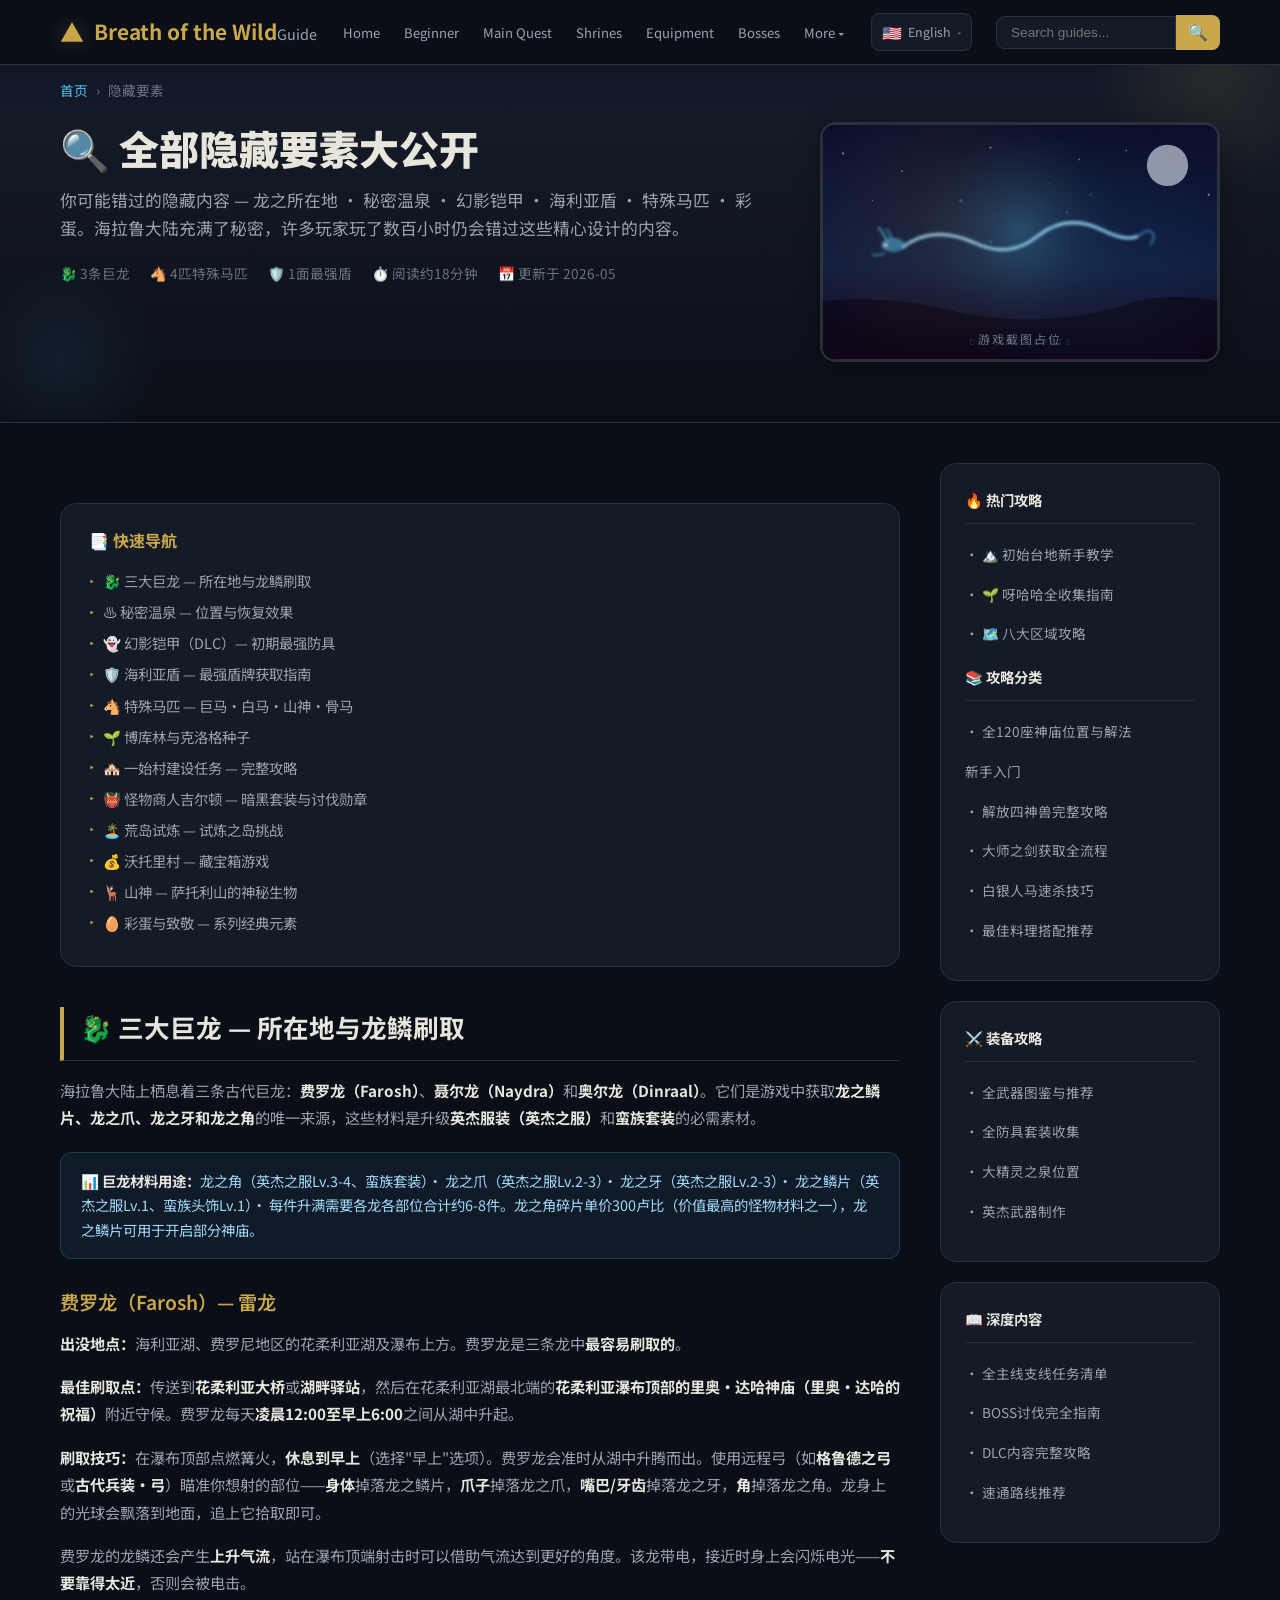
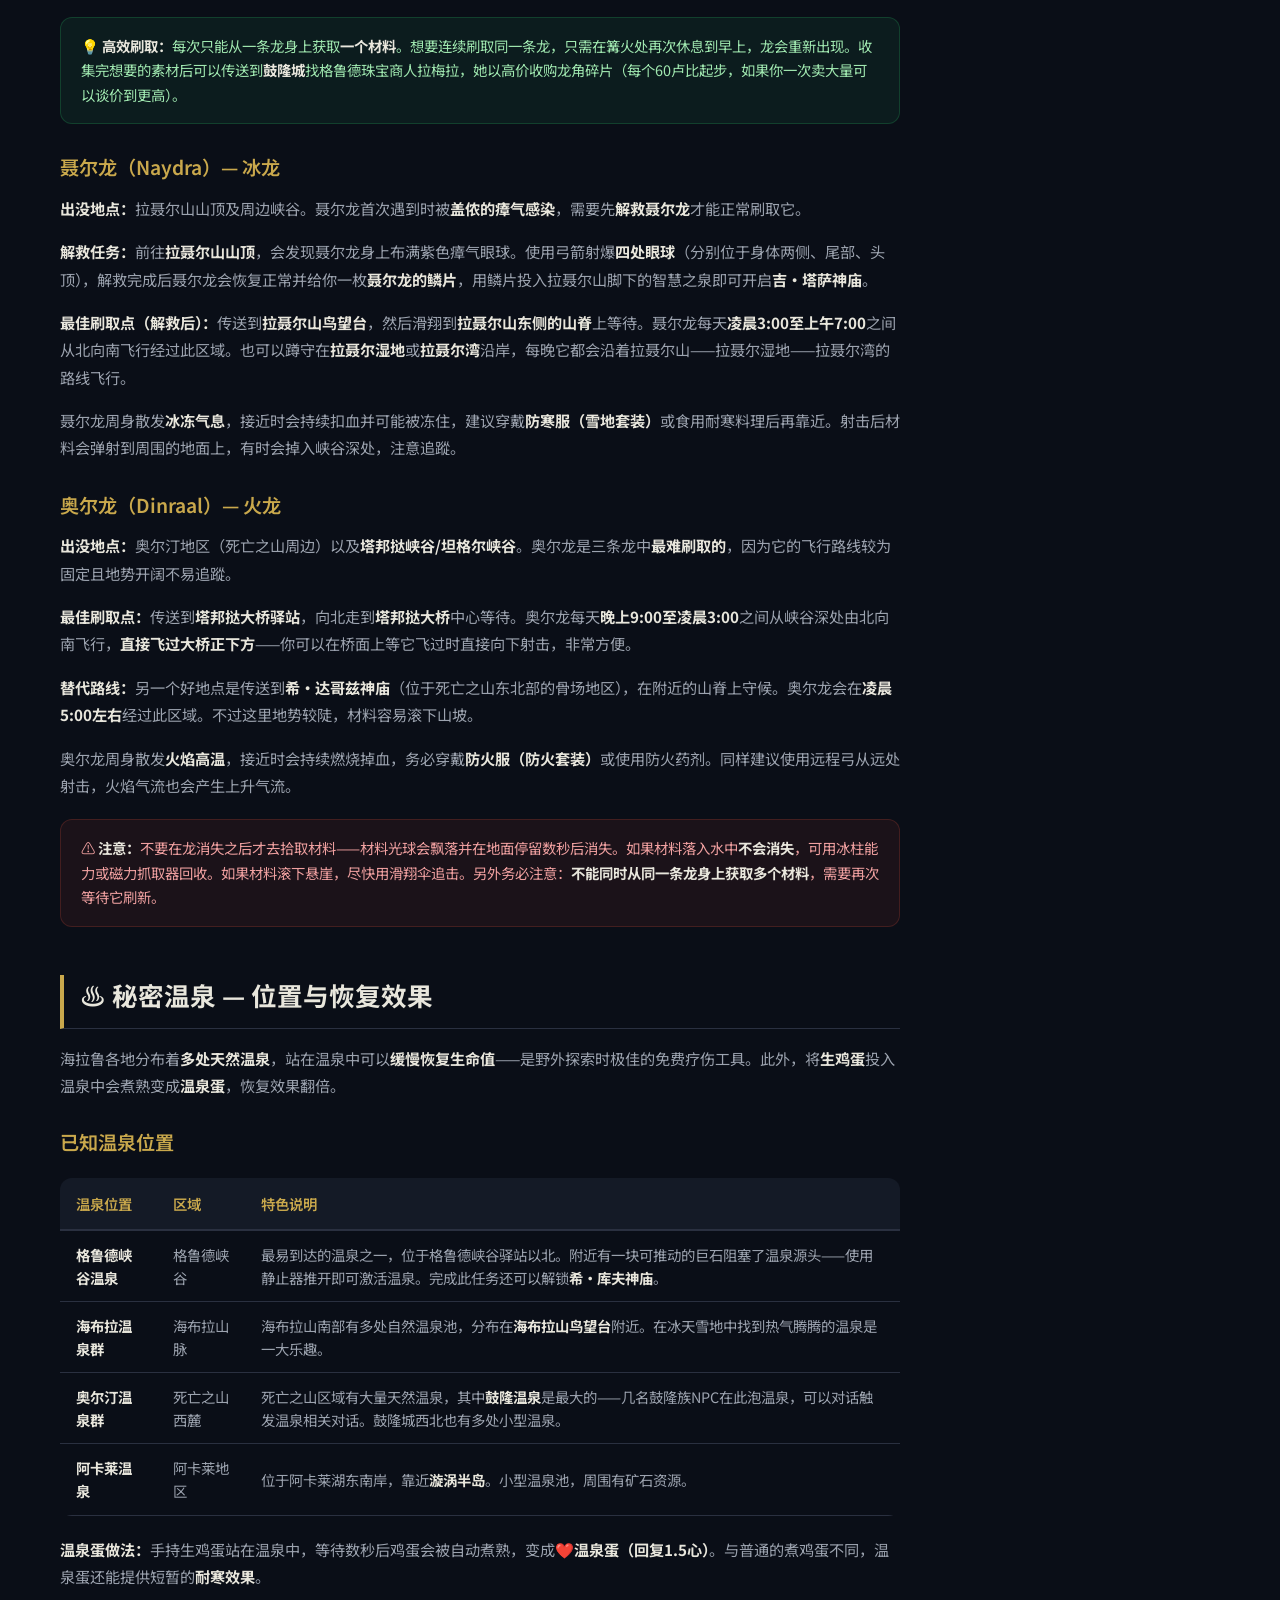
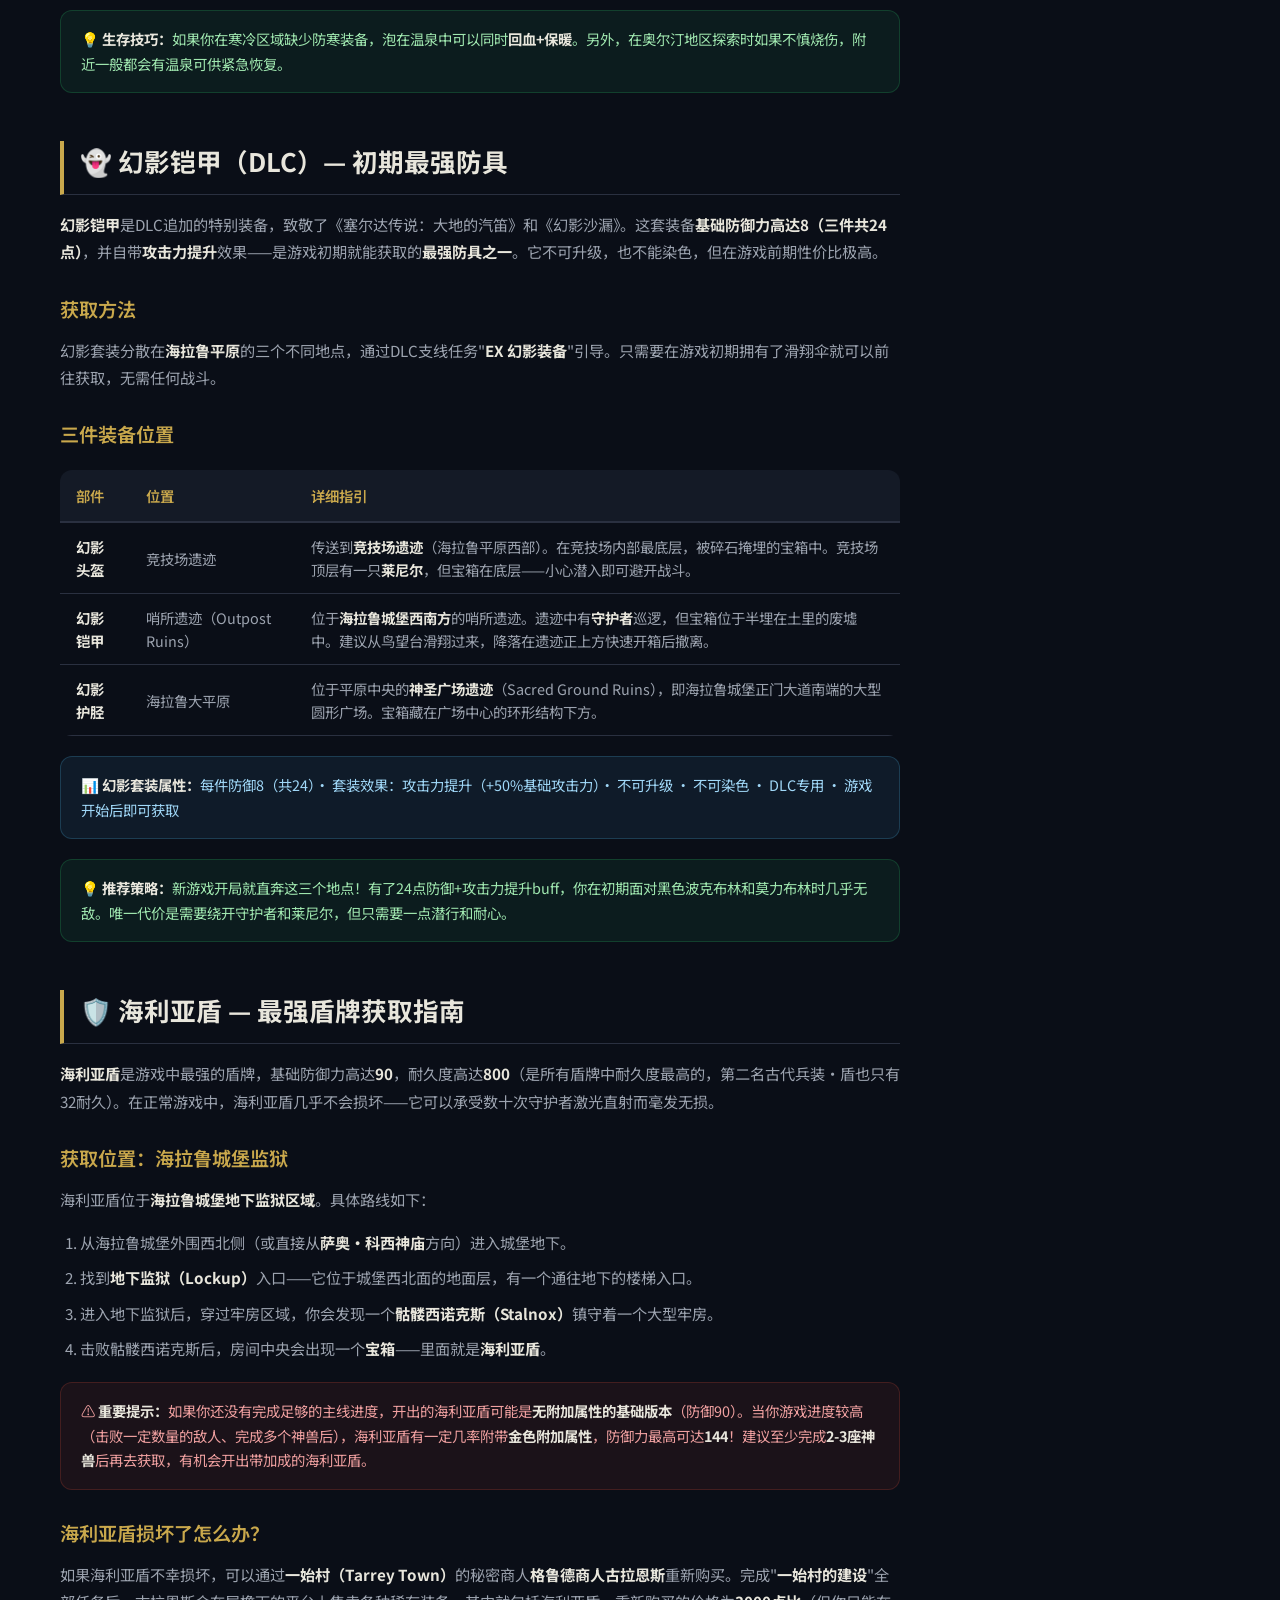
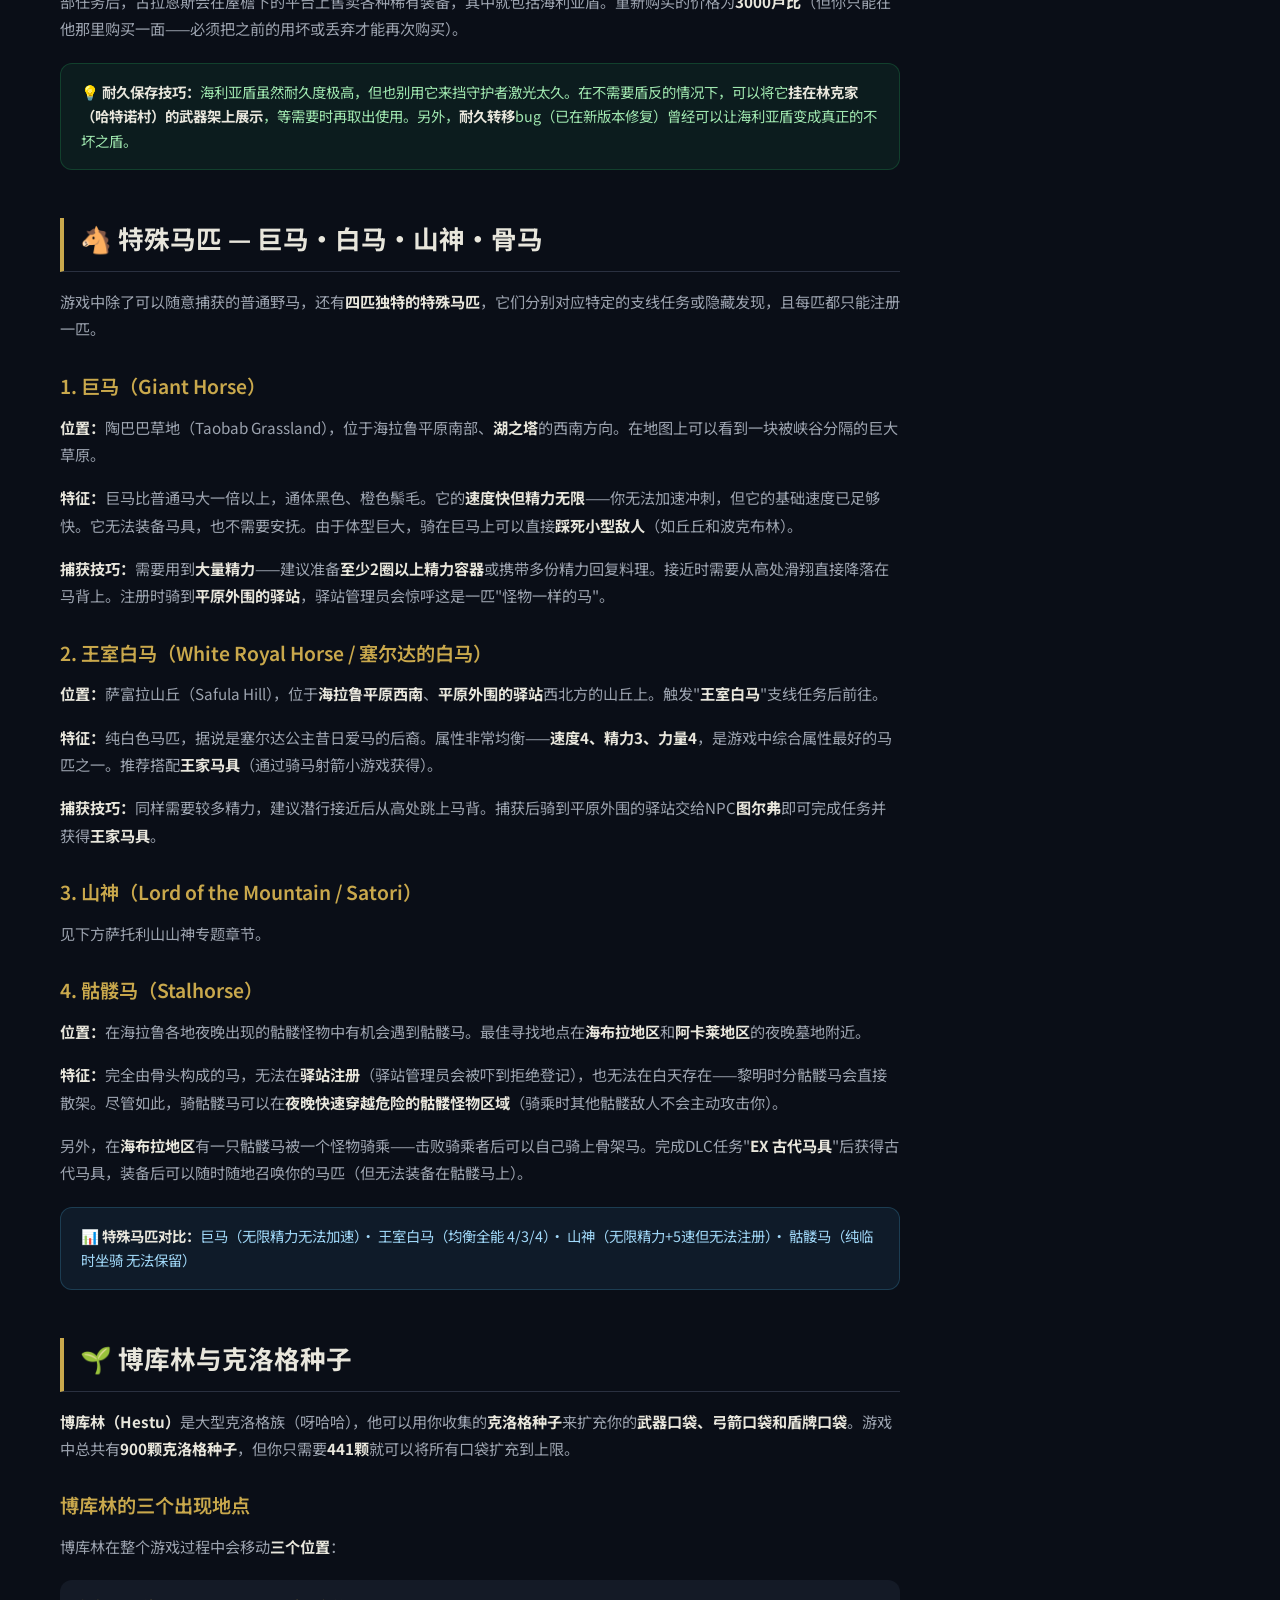
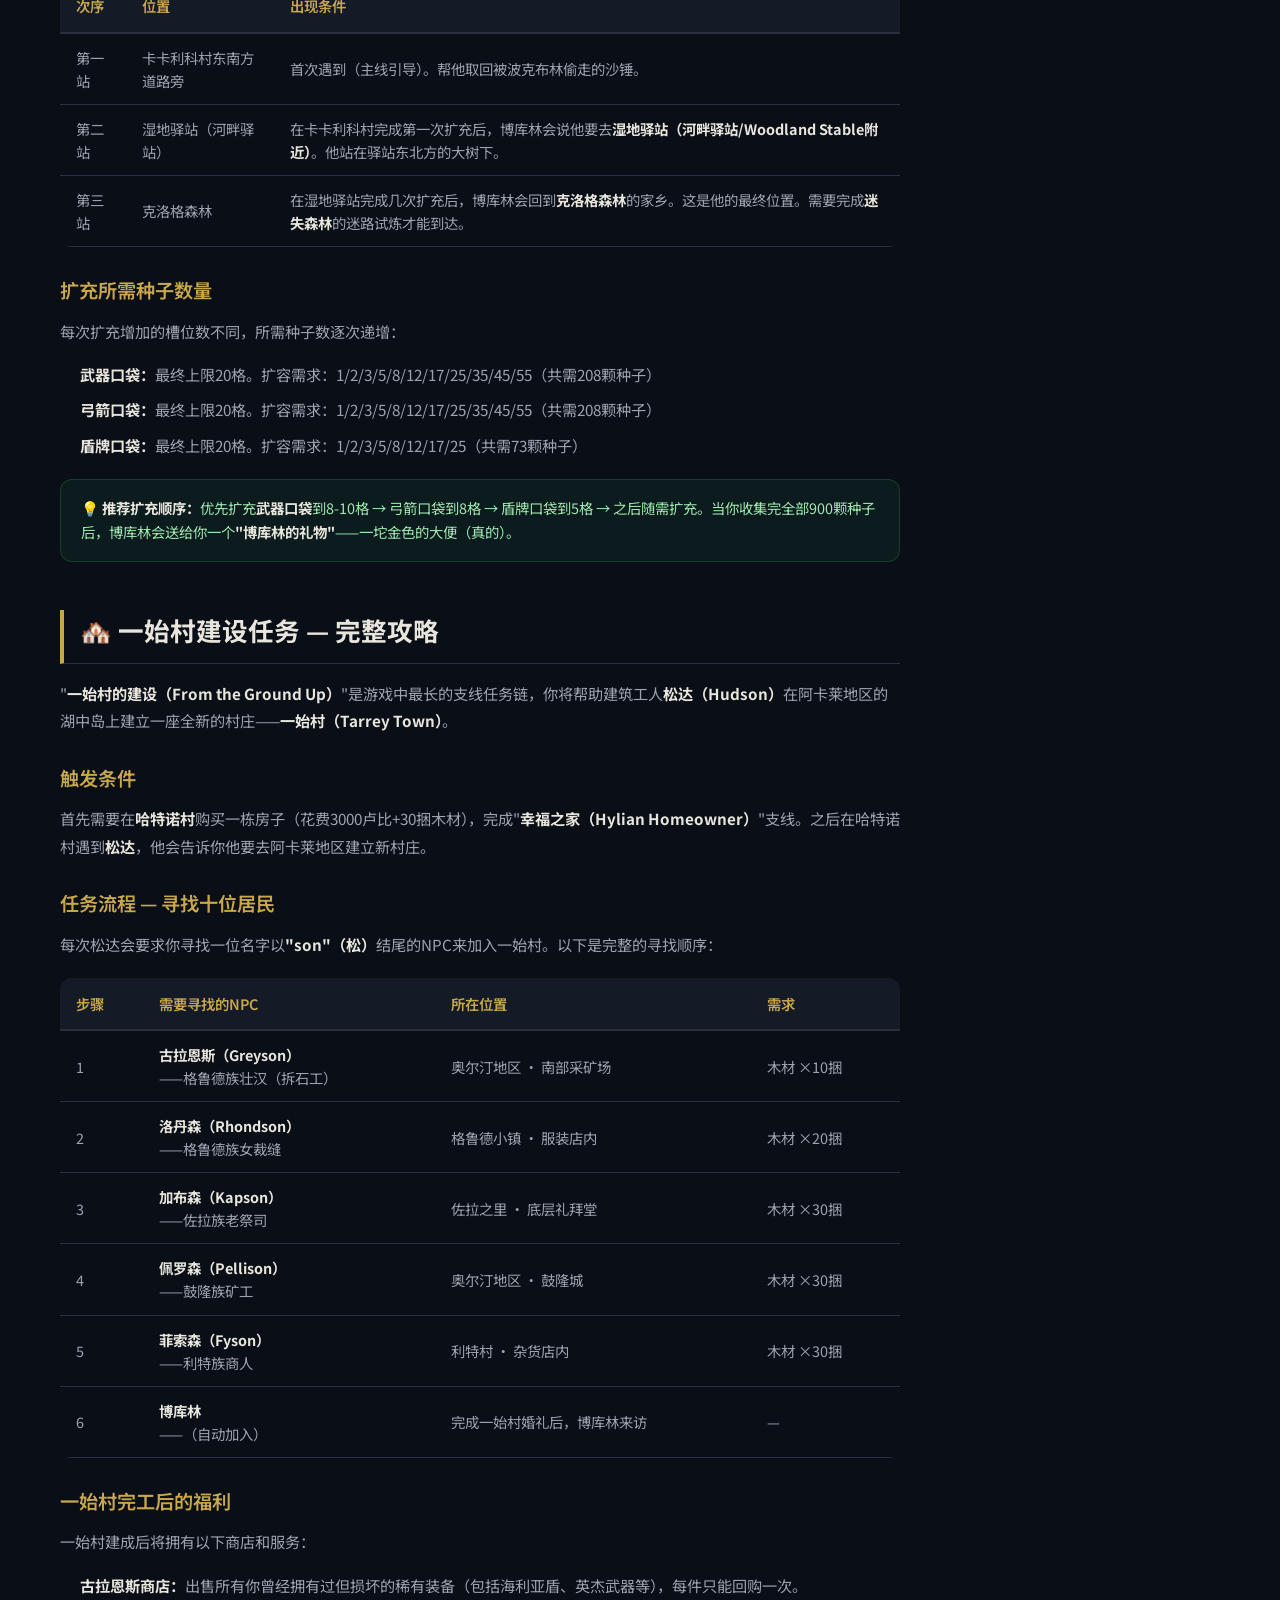
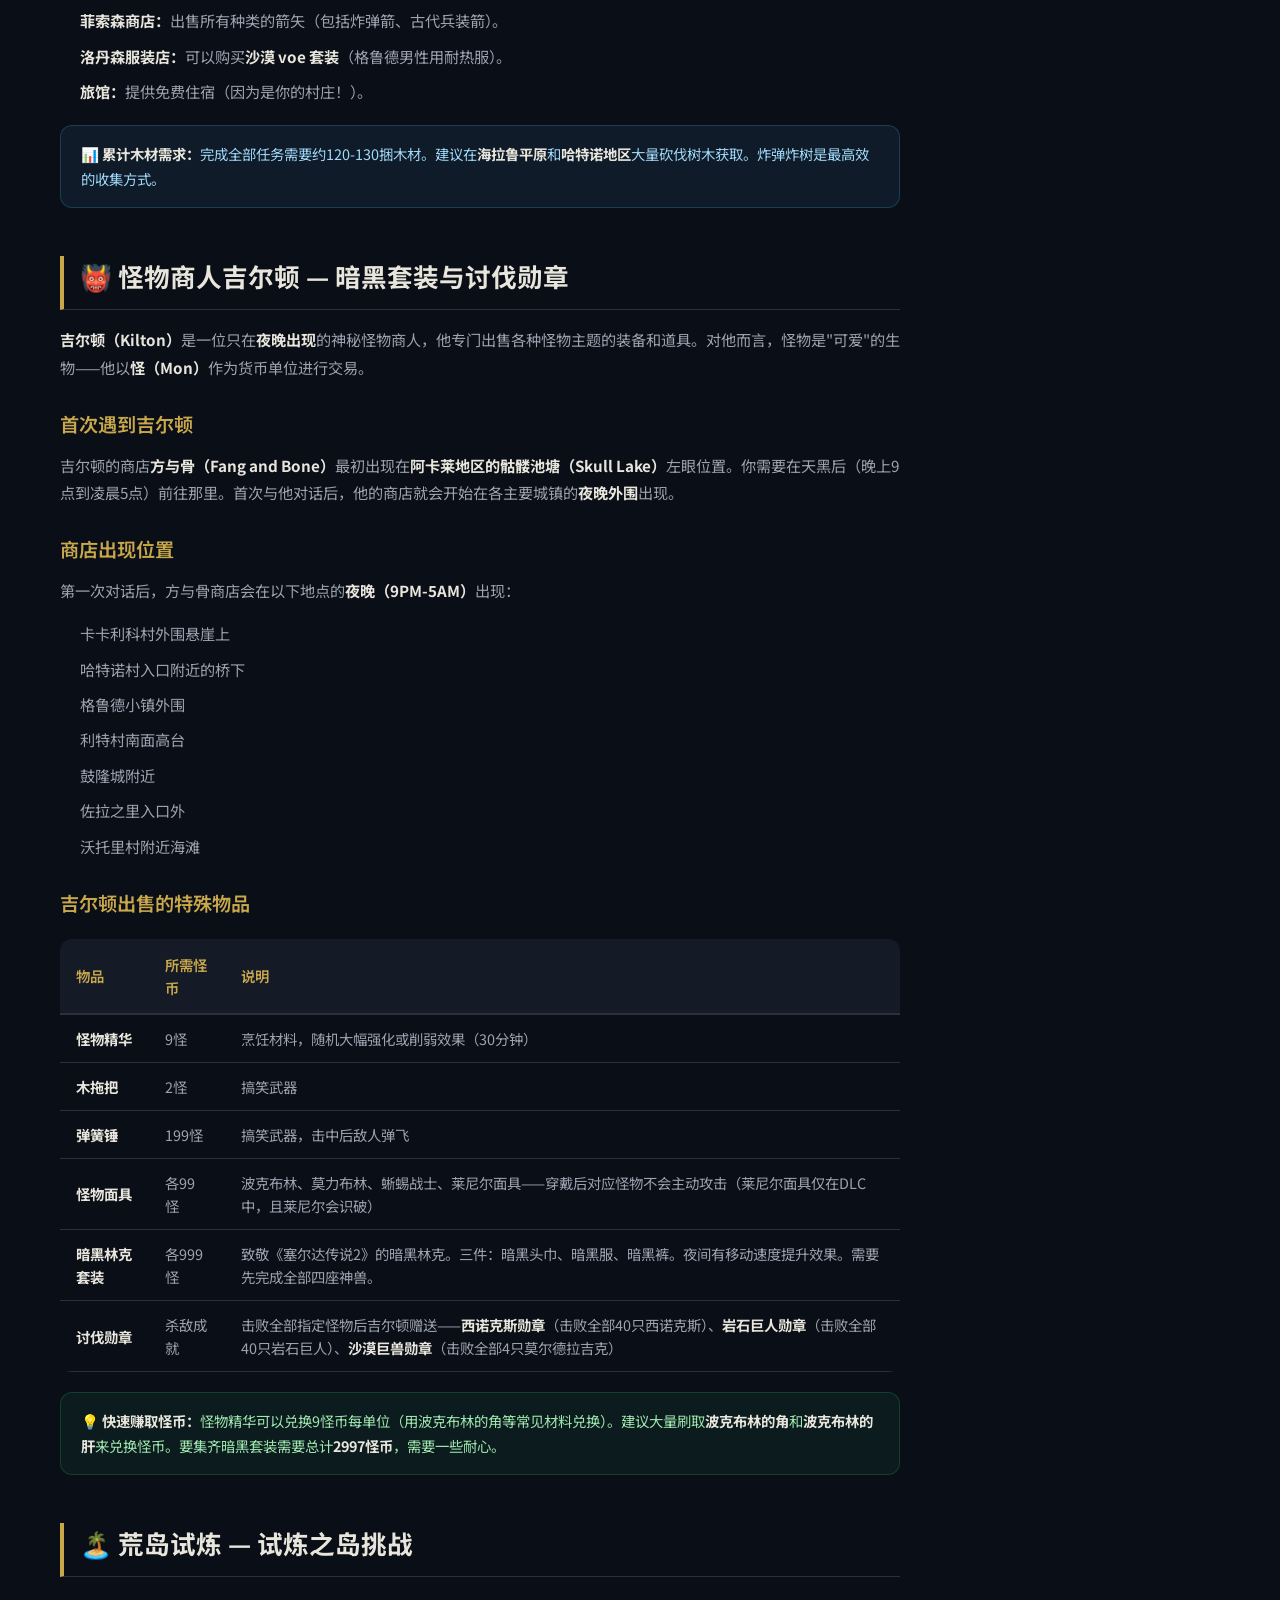
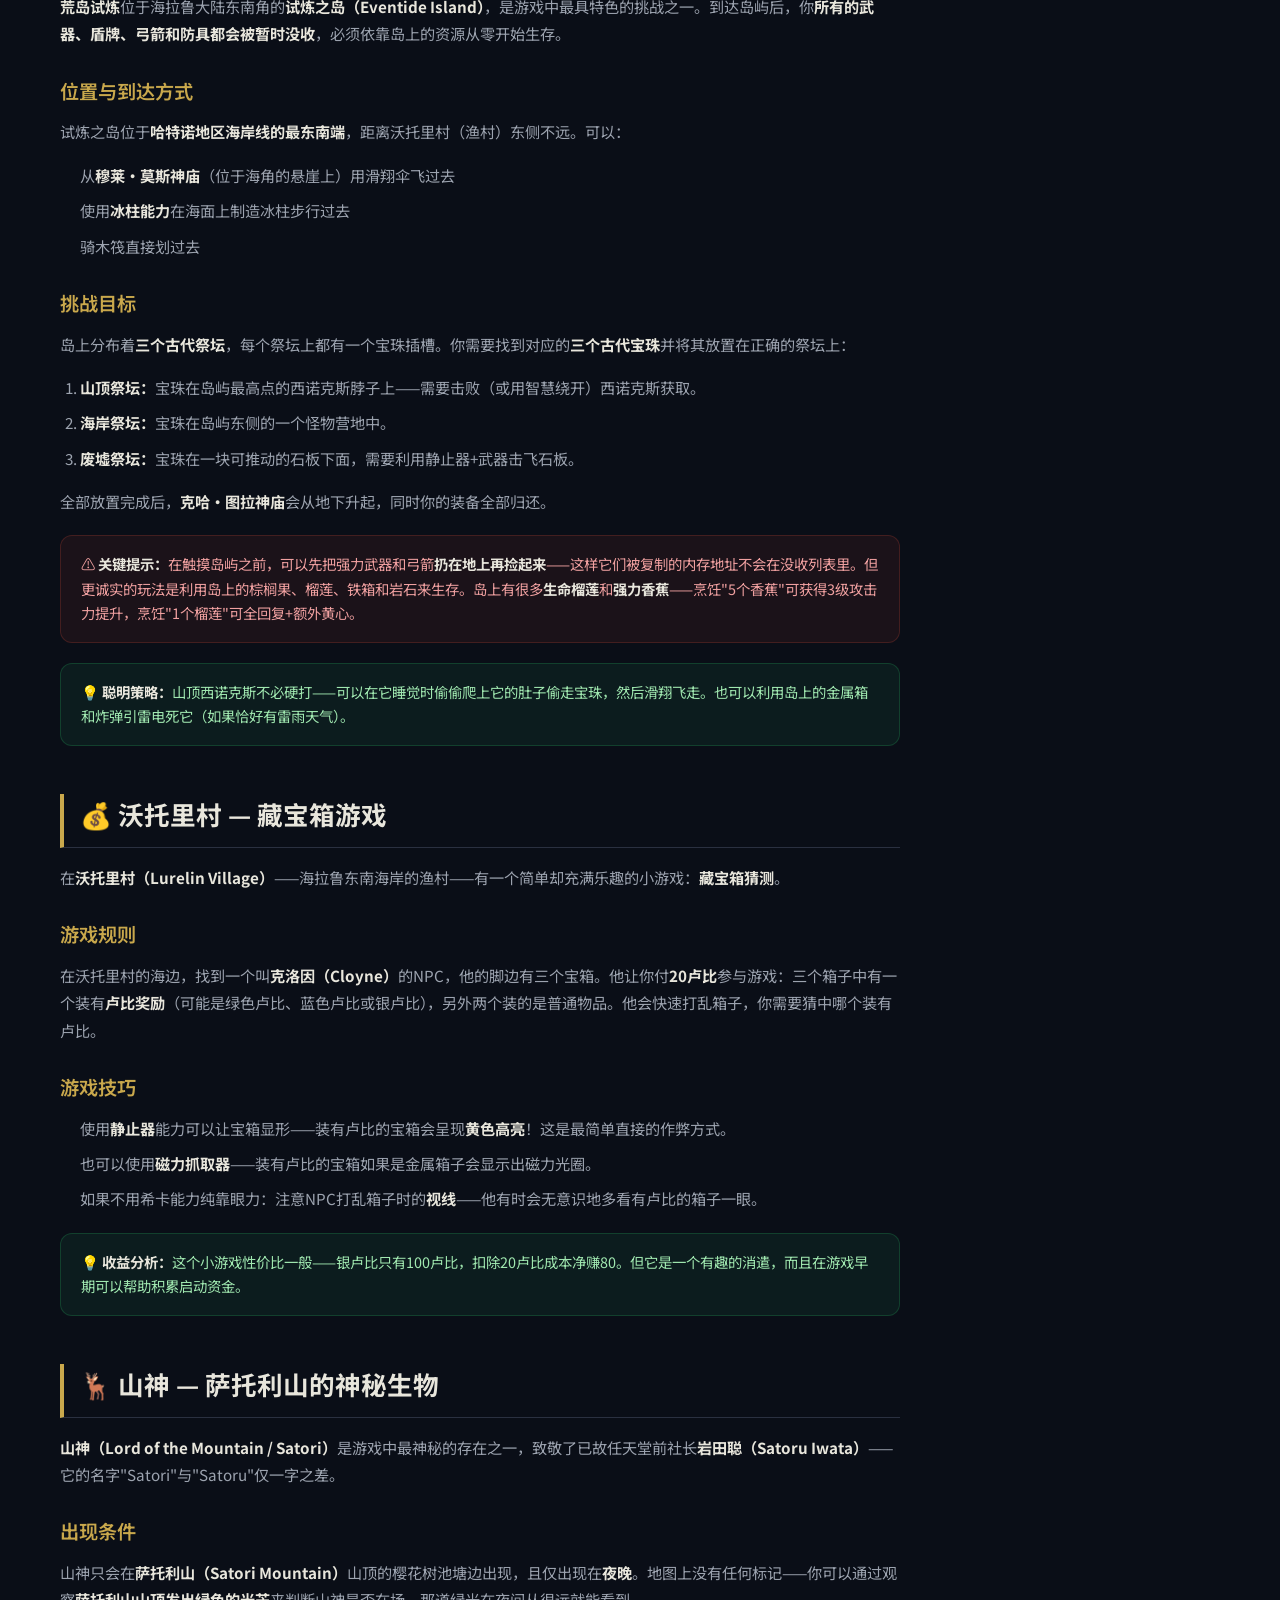
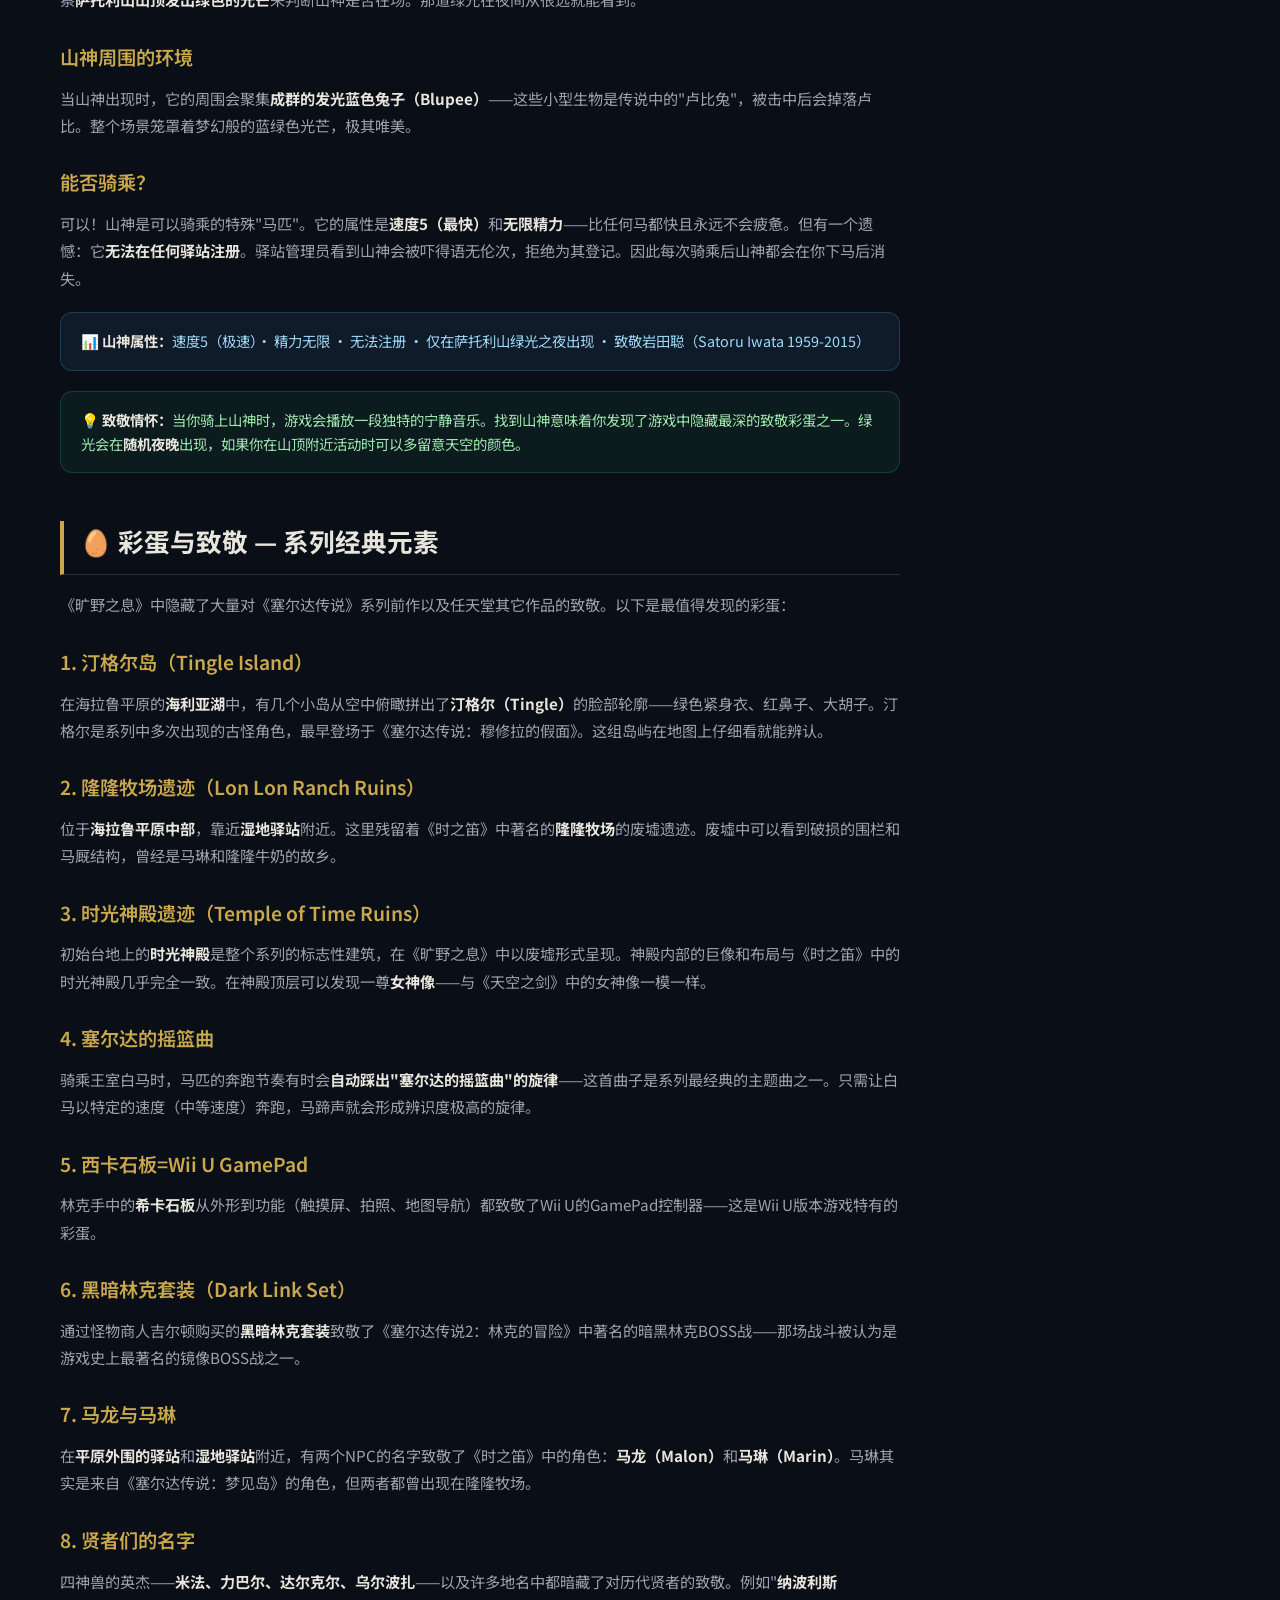
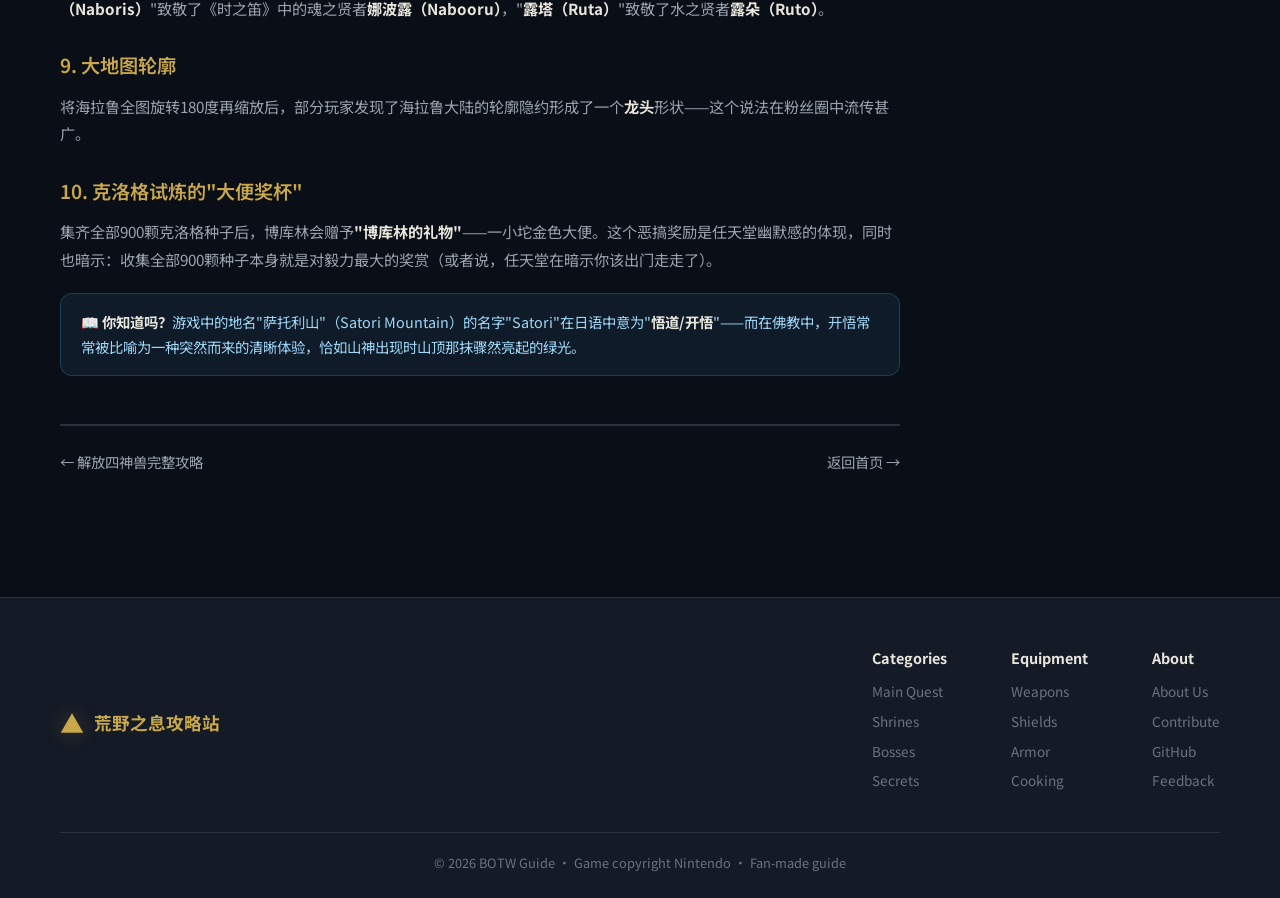
<file: guides/secrets.html>
﻿<!DOCTYPE html>
<html lang="zh-CN">
<head>
  <meta charset="UTF-8">
  <meta name="viewport" content="width=device-width, initial-scale=1.0">
  <title>全部隐藏要素大公开 | 荒野之息攻略站</title>
  <meta name="description" content="塞尔达传说旷野之息你可能错过的隐藏内容 — 龙之所在地 · 秘密温泉 · 幻影铠甲 · 海利亚盾 · 特殊马匹 · 彩蛋">
  <link rel="stylesheet" href="../css/style.css">
  <link rel="stylesheet" href="../css/material.css">
  <link rel="stylesheet" href="../css/illustrations.css">
  <link rel="stylesheet" href="../css/guide.css">
  <link rel="preconnect" href="https://fonts.googleapis.com">
  <link href="https://fonts.googleapis.com/css2?family=Noto+Sans+SC:wght@300;400;500;700;900&display=swap" rel="stylesheet">
</head>
<body>
  <!-- 导航栏 -->
  <nav class="navbar">
    <div class="nav-container">
      <a href="../index.html" class="nav-logo">
        <span class="logo-icon">▲</span>
        <span class="logo-text"><span data-i18n="logo.text">荒野之息</span><span class="logo-sub" data-i18n="logo.sub">攻略站</span></span>
      </a>
      <ul class="nav-menu" id="navMenu">
        <li><a href="../index.html" class="nav-link" data-i18n="nav.home">首页</a></li>
        <li><a href="great-plateau.html" class="nav-link" data-i18n="nav.beginner">新手入门</a></li>
        <li><a href="divine-beasts.html" class="nav-link" data-i18n="nav.main">主线攻略</a></li>
        <li><a href="shrines.html" class="nav-link" data-i18n="nav.shrines">神庙攻略</a></li>
        <li><a href="equipment.html" class="nav-link" data-i18n="nav.equipment">装备图鉴</a></li>
        <li><a href="bosses.html" class="nav-link" data-i18n="nav.bosses">BOSS指南</a></li>
        <li class="nav-dropdown">
          <a href="#" class="nav-link nav-more" data-i18n="nav.more">更多 ▾</a>
          <ul class="dropdown-menu">
            <li><a href="korok-seeds.html" data-i18n="nav.more_korok">🌱 呀哈哈全收集</a></li>
            <li><a href="cooking.html" data-i18n="nav.more_cooking">🍲 料理配方大全</a></li>
            <li><a href="secrets.html" data-i18n="nav.more_secrets">🔍 隐藏要素</a></li>
            <li><a href="regions.html" data-i18n="nav.more_regions">🗺️ 区域攻略</a>
            <li><a href="locations.html" data-i18n="nav.more_locations">📍 重要地点</a></li></li>
          </ul>
        </li>
      </ul>
      <div class="nav-search">
        <input type="text" data-i18n-placeholder="search" placeholder="搜索攻略..." id="searchInput">
        <button class="search-btn" id="searchBtn">🔍</button>
      </div>
      <button class="menu-toggle" id="menuToggle">☰</button>
    </div>
  </nav>

  <!-- 攻略头部 -->
  <section class="guide-hero">
    <div class="guide-hero-inner">
      <div class="guide-breadcrumb">
        <a href="../index.html">首页</a> <span class="sep">›</span>
        <span>隐藏要素</span>
      </div>
      <div class="guide-hero-content">
        <div class="guide-hero-text">
          <h1>🔍 全部隐藏要素大公开</h1>
          <p class="guide-desc">你可能错过的隐藏内容 — 龙之所在地 · 秘密温泉 · 幻影铠甲 · 海利亚盾 · 特殊马匹 · 彩蛋。海拉鲁大陆充满了秘密，许多玩家玩了数百小时仍会错过这些精心设计的内容。</p>
          <div class="guide-meta-bar">
            <span>🐉 3条巨龙</span>
            <span>🐴 4匹特殊马匹</span>
            <span>🛡️ 1面最强盾</span>
            <span>⏱️ 阅读约18分钟</span>
            <span>📅 更新于 2026-05</span>
          </div>
        </div>
        <div class="guide-hero-image"><img src="../images/secret-dragon.svg" alt="" style="width:100%;height:100%;object-fit:cover;position:absolute;inset:0">🔍</div>
      </div>
    </div>
  </section>

  <div class="guide-layout">
    <!-- 主内容 -->
    <main class="guide-main">
      <!-- 目录 -->
      <div class="guide-toc">
        <h3>📑 快速导航</h3>
        <ul>
          <li><a href="#section-dragons">🐉 三大巨龙 — 所在地与龙鳞刷取</a></li>
          <li><a href="#section-hotsprings">♨️ 秘密温泉 — 位置与恢复效果</a></li>
          <li><a href="#section-phantom">👻 幻影铠甲（DLC）— 初期最强防具</a></li>
          <li><a href="#section-hylianshield">🛡️ 海利亚盾 — 最强盾牌获取指南</a></li>
          <li><a href="#section-horses">🐴 特殊马匹 — 巨马·白马·山神·骨马</a></li>
          <li><a href="#section-hestu">🌱 博库林与克洛格种子</a></li>
          <li><a href="#section-tarrey">🏘️ 一始村建设任务 — 完整攻略</a></li>
          <li><a href="#section-kilton">👹 怪物商人吉尔顿 — 暗黑套装与讨伐勋章</a></li>
          <li><a href="#section-eventide">🏝️ 荒岛试炼 — 试炼之岛挑战</a></li>
          <li><a href="#section-lurelin">💰 沃托里村 — 藏宝箱游戏</a></li>
          <li><a href="#section-satori">🦌 山神 — 萨托利山的神秘生物</a></li>
          <li><a href="#section-eastereggs">🥚 彩蛋与致敬 — 系列经典元素</a></li>
        </ul>
      </div>

      <!-- 1: 三大巨龙 -->
      <section class="guide-section" id="section-dragons">
        <h2>🐉 三大巨龙 — 所在地与龙鳞刷取</h2>
        <p>海拉鲁大陆上栖息着三条古代巨龙：<strong>费罗龙（Farosh）</strong>、<strong>聂尔龙（Naydra）</strong>和<strong>奥尔龙（Dinraal）</strong>。它们是游戏中获取<strong>龙之鳞片、龙之爪、龙之牙和龙之角</strong>的唯一来源，这些材料是升级<strong>英杰服装（英杰之服）</strong>和<strong>蛮族套装</strong>的必需素材。</p>

        <div class="guide-info">
          📊 <strong>巨龙材料用途：</strong>龙之角（英杰之服Lv.3-4、蛮族套装）· 龙之爪（英杰之服Lv.2-3）· 龙之牙（英杰之服Lv.2-3）· 龙之鳞片（英杰之服Lv.1、蛮族头饰Lv.1）· 每件升满需要各龙各部位合计约6-8件。龙之角碎片单价300卢比（价值最高的怪物材料之一），龙之鳞片可用于开启部分神庙。
        </div>

        <h3>费罗龙（Farosh）— 雷龙</h3>
        <p><strong>出没地点：</strong>海利亚湖、费罗尼地区的花柔利亚湖及瀑布上方。费罗龙是三条龙中<strong>最容易刷取的</strong>。</p>
        <p><strong>最佳刷取点：</strong>传送到<strong>花柔利亚大桥</strong>或<strong>湖畔驿站</strong>，然后在花柔利亚湖最北端的<strong>花柔利亚瀑布顶部的里奥·达哈神庙（里奥·达哈的祝福）</strong>附近守候。费罗龙每天<strong>凌晨12:00至早上6:00</strong>之间从湖中升起。</p>
        <p><strong>刷取技巧：</strong>在瀑布顶部点燃篝火，<strong>休息到早上</strong>（选择"早上"选项）。费罗龙会准时从湖中升腾而出。使用远程弓（如<strong>格鲁德之弓</strong>或<strong>古代兵装·弓</strong>）瞄准你想射的部位——<strong>身体</strong>掉落龙之鳞片，<strong>爪子</strong>掉落龙之爪，<strong>嘴巴/牙齿</strong>掉落龙之牙，<strong>角</strong>掉落龙之角。龙身上的光球会飘落到地面，追上它拾取即可。</p>
        <p>费罗龙的龙鳞还会产生<strong>上升气流</strong>，站在瀑布顶端射击时可以借助气流达到更好的角度。该龙带电，接近时身上会闪烁电光——<strong>不要靠得太近</strong>，否则会被电击。</p>

        <div class="guide-tip">
          💡 <strong>高效刷取：</strong>每次只能从一条龙身上获取<strong>一个材料</strong>。想要连续刷取同一条龙，只需在篝火处再次休息到早上，龙会重新出现。收集完想要的素材后可以传送到<strong>鼓隆城</strong>找格鲁德珠宝商人拉梅拉，她以高价收购龙角碎片（每个60卢比起步，如果你一次卖大量可以谈价到更高）。
        </div>

        <h3>聂尔龙（Naydra）— 冰龙</h3>
        <p><strong>出没地点：</strong>拉聂尔山山顶及周边峡谷。聂尔龙首次遇到时被<strong>盖侬的瘴气感染</strong>，需要先<strong>解救聂尔龙</strong>才能正常刷取它。</p>
        <p><strong>解救任务：</strong>前往<strong>拉聂尔山山顶</strong>，会发现聂尔龙身上布满紫色瘴气眼球。使用弓箭射爆<strong>四处眼球</strong>（分别位于身体两侧、尾部、头顶），解救完成后聂尔龙会恢复正常并给你一枚<strong>聂尔龙的鳞片</strong>，用鳞片投入拉聂尔山脚下的智慧之泉即可开启<strong>吉·塔萨神庙</strong>。</p>
        <p><strong>最佳刷取点（解救后）：</strong>传送到<strong>拉聂尔山鸟望台</strong>，然后滑翔到<strong>拉聂尔山东侧的山脊</strong>上等待。聂尔龙每天<strong>凌晨3:00至上午7:00</strong>之间从北向南飞行经过此区域。也可以蹲守在<strong>拉聂尔湿地</strong>或<strong>拉聂尔湾</strong>沿岸，每晚它都会沿着拉聂尔山——拉聂尔湿地——拉聂尔湾的路线飞行。</p>
        <p>聂尔龙周身散发<strong>冰冻气息</strong>，接近时会持续扣血并可能被冻住，建议穿戴<strong>防寒服（雪地套装）</strong>或食用耐寒料理后再靠近。射击后材料会弹射到周围的地面上，有时会掉入峡谷深处，注意追蹤。</p>

        <h3>奥尔龙（Dinraal）— 火龙</h3>
        <p><strong>出没地点：</strong>奥尔汀地区（死亡之山周边）以及<strong>塔邦挞峡谷/坦格尔峡谷</strong>。奥尔龙是三条龙中<strong>最难刷取的</strong>，因为它的飞行路线较为固定且地势开阔不易追蹤。</p>
        <p><strong>最佳刷取点：</strong>传送到<strong>塔邦挞大桥驿站</strong>，向北走到<strong>塔邦挞大桥</strong>中心等待。奥尔龙每天<strong>晚上9:00至凌晨3:00</strong>之间从峡谷深处由北向南飞行，<strong>直接飞过大桥正下方</strong>——你可以在桥面上等它飞过时直接向下射击，非常方便。</p>
        <p><strong>替代路线：</strong>另一个好地点是传送到<strong>希·达哥兹神庙</strong>（位于死亡之山东北部的骨场地区），在附近的山脊上守候。奥尔龙会在<strong>凌晨5:00左右</strong>经过此区域。不过这里地势较陡，材料容易滚下山坡。</p>
        <p>奥尔龙周身散发<strong>火焰高温</strong>，接近时会持续燃烧掉血，务必穿戴<strong>防火服（防火套装）</strong>或使用防火药剂。同样建议使用远程弓从远处射击，火焰气流也会产生上升气流。</p>

        <div class="guide-warning">
          ⚠️ <strong>注意：</strong>不要在龙消失之后才去拾取材料——材料光球会飘落并在地面停留数秒后消失。如果材料落入水中<strong>不会消失</strong>，可用冰柱能力或磁力抓取器回收。如果材料滚下悬崖，尽快用滑翔伞追击。另外务必注意：<strong>不能同时从同一条龙身上获取多个材料</strong>，需要再次等待它刷新。
        </div>
      </section>

      <!-- 2: 秘密温泉 -->
      <section class="guide-section" id="section-hotsprings">
        <h2>♨️ 秘密温泉 — 位置与恢复效果</h2>
        <p>海拉鲁各地分布着<strong>多处天然温泉</strong>，站在温泉中可以<strong>缓慢恢复生命值</strong>——是野外探索时极佳的免费疗伤工具。此外，将<strong>生鸡蛋</strong>投入温泉中会煮熟变成<strong>温泉蛋</strong>，恢复效果翻倍。</p>

        <h3>已知温泉位置</h3>

        <table class="guide-table">
          <tr><th>温泉位置</th><th>区域</th><th>特色说明</th></tr>
          <tr>
            <td><strong>格鲁德峡谷温泉</strong></td>
            <td>格鲁德峡谷</td>
            <td>最易到达的温泉之一，位于格鲁德峡谷驿站以北。附近有一块可推动的巨石阻塞了温泉源头——使用静止器推开即可激活温泉。完成此任务还可以解锁<strong>希·库夫神庙</strong>。</td>
          </tr>
          <tr>
            <td><strong>海布拉温泉群</strong></td>
            <td>海布拉山脉</td>
            <td>海布拉山南部有多处自然温泉池，分布在<strong>海布拉山鸟望台</strong>附近。在冰天雪地中找到热气腾腾的温泉是一大乐趣。</td>
          </tr>
          <tr>
            <td><strong>奥尔汀温泉群</strong></td>
            <td>死亡之山西麓</td>
            <td>死亡之山区域有大量天然温泉，其中<strong>鼓隆温泉</strong>是最大的——几名鼓隆族NPC在此泡温泉，可以对话触发温泉相关对话。鼓隆城西北也有多处小型温泉。</td>
          </tr>
          <tr>
            <td><strong>阿卡莱温泉</strong></td>
            <td>阿卡莱地区</td>
            <td>位于阿卡莱湖东南岸，靠近<strong>漩涡半岛</strong>。小型温泉池，周围有矿石资源。</td>
          </tr>
        </table>

        <p><strong>温泉蛋做法：</strong>手持生鸡蛋站在温泉中，等待数秒后鸡蛋会被自动煮熟，变成<strong>❤️温泉蛋（回复1.5心）</strong>。与普通的煮鸡蛋不同，温泉蛋还能提供短暂的<strong>耐寒效果</strong>。</p>

        <div class="guide-tip">
          💡 <strong>生存技巧：</strong>如果你在寒冷区域缺少防寒装备，泡在温泉中可以同时<strong>回血+保暖</strong>。另外，在奥尔汀地区探索时如果不慎烧伤，附近一般都会有温泉可供紧急恢复。
        </div>
      </section>

      <!-- 3: 幻影铠甲 -->
      <section class="guide-section" id="section-phantom">
        <h2>👻 幻影铠甲（DLC）— 初期最强防具</h2>
        <p><strong>幻影铠甲</strong>是DLC追加的特别装备，致敬了《塞尔达传说：大地的汽笛》和《幻影沙漏》。这套装备<strong>基础防御力高达8（三件共24点）</strong>，并自带<strong>攻击力提升</strong>效果——是游戏初期就能获取的<strong>最强防具之一</strong>。它不可升级，也不能染色，但在游戏前期性价比极高。</p>

        <h3>获取方法</h3>
        <p>幻影套装分散在<strong>海拉鲁平原</strong>的三个不同地点，通过DLC支线任务"<strong>EX 幻影装备</strong>"引导。只需要在游戏初期拥有了滑翔伞就可以前往获取，无需任何战斗。</p>

        <h3>三件装备位置</h3>

        <table class="guide-table">
          <tr><th>部件</th><th>位置</th><th>详细指引</th></tr>
          <tr>
            <td><strong>幻影头盔</strong></td>
            <td>竞技场遗迹</td>
            <td>传送到<strong>竞技场遗迹</strong>（海拉鲁平原西部）。在竞技场内部最底层，被碎石掩埋的宝箱中。竞技场顶层有一只<strong>莱尼尔</strong>，但宝箱在底层——小心潜入即可避开战斗。</td>
          </tr>
          <tr>
            <td><strong>幻影铠甲</strong></td>
            <td>哨所遗迹（Outpost Ruins）</td>
            <td>位于<strong>海拉鲁城堡西南方</strong>的哨所遗迹。遗迹中有<strong>守护者</strong>巡逻，但宝箱位于半埋在土里的废墟中。建议从鸟望台滑翔过来，降落在遗迹正上方快速开箱后撤离。</td>
          </tr>
          <tr>
            <td><strong>幻影护胫</strong></td>
            <td>海拉鲁大平原</td>
            <td>位于平原中央的<strong>神圣广场遗迹</strong>（Sacred Ground Ruins），即海拉鲁城堡正门大道南端的大型圆形广场。宝箱藏在广场中心的环形结构下方。</td>
          </tr>
        </table>

        <div class="guide-info">
          📊 <strong>幻影套装属性：</strong>每件防御8（共24）· 套装效果：攻击力提升（+50%基础攻击力）· 不可升级 · 不可染色 · DLC专用 · 游戏开始后即可获取
        </div>

        <div class="guide-tip">
          💡 <strong>推荐策略：</strong>新游戏开局就直奔这三个地点！有了24点防御+攻击力提升buff，你在初期面对黑色波克布林和莫力布林时几乎无敌。唯一代价是需要绕开守护者和莱尼尔，但只需要一点潜行和耐心。
        </div>
      </section>

      <!-- 4: 海利亚盾 -->
      <section class="guide-section" id="section-hylianshield">
        <h2>🛡️ 海利亚盾 — 最强盾牌获取指南</h2>
        <p><strong>海利亚盾</strong>是游戏中最强的盾牌，基础防御力高达<strong>90</strong>，耐久度高达<strong>800</strong>（是所有盾牌中耐久度最高的，第二名古代兵装·盾也只有32耐久）。在正常游戏中，海利亚盾几乎不会损坏——它可以承受数十次守护者激光直射而毫发无损。</p>

        <h3>获取位置：海拉鲁城堡监狱</h3>
        <p>海利亚盾位于<strong>海拉鲁城堡地下监狱区域</strong>。具体路线如下：</p>
        <ol>
          <li>从海拉鲁城堡外围西北侧（或直接从<strong>萨奥·科西神庙</strong>方向）进入城堡地下。</li>
          <li>找到<strong>地下监狱（Lockup）</strong>入口——它位于城堡西北面的地面层，有一个通往地下的楼梯入口。</li>
          <li>进入地下监狱后，穿过牢房区域，你会发现一个<strong>骷髅西诺克斯（Stalnox）</strong>镇守着一个大型牢房。</li>
          <li>击败骷髅西诺克斯后，房间中央会出现一个<strong>宝箱</strong>——里面就是<strong>海利亚盾</strong>。</li>
        </ol>

        <div class="guide-warning">
          ⚠️ <strong>重要提示：</strong>如果你还没有完成足够的主线进度，开出的海利亚盾可能是<strong>无附加属性的基础版本</strong>（防御90）。当你游戏进度较高（击败一定数量的敌人、完成多个神兽后），海利亚盾有一定几率附带<strong>金色附加属性</strong>，防御力最高可达<strong>144</strong>！建议至少完成<strong>2-3座神兽</strong>后再去获取，有机会开出带加成的海利亚盾。
        </div>

        <h3>海利亚盾损坏了怎么办？</h3>
        <p>如果海利亚盾不幸损坏，可以通过<strong>一始村（Tarrey Town）</strong>的秘密商人<strong>格鲁德商人古拉恩斯</strong>重新购买。完成"<strong>一始村的建设</strong>"全部任务后，古拉恩斯会在屋檐下的平台上售卖各种稀有装备，其中就包括海利亚盾。重新购买的价格为<strong>3000卢比</strong>（但你只能在他那里购买一面——必须把之前的用坏或丢弃才能再次购买）。</p>

        <div class="guide-tip">
          💡 <strong>耐久保存技巧：</strong>海利亚盾虽然耐久度极高，但也别用它来挡守护者激光太久。在不需要盾反的情况下，可以将它<strong>挂在林克家（哈特诺村）的武器架上展示</strong>，等需要时再取出使用。另外，<strong>耐久转移</strong>bug（已在新版本修复）曾经可以让海利亚盾变成真正的不坏之盾。
        </div>
      </section>

      <!-- 5: 特殊马匹 -->
      <section class="guide-section" id="section-horses">
        <h2>🐴 特殊马匹 — 巨马·白马·山神·骨马</h2>
        <p>游戏中除了可以随意捕获的普通野马，还有<strong>四匹独特的特殊马匹</strong>，它们分别对应特定的支线任务或隐藏发现，且每匹都只能注册一匹。</p>

        <h3>1. 巨马（Giant Horse）</h3>
        <p><strong>位置：</strong>陶巴巴草地（Taobab Grassland），位于海拉鲁平原南部、<strong>湖之塔</strong>的西南方向。在地图上可以看到一块被峡谷分隔的巨大草原。</p>
        <p><strong>特征：</strong>巨马比普通马大一倍以上，通体黑色、橙色鬃毛。它的<strong>速度快但精力无限</strong>——你无法加速冲刺，但它的基础速度已足够快。它无法装备马具，也不需要安抚。由于体型巨大，骑在巨马上可以直接<strong>踩死小型敌人</strong>（如丘丘和波克布林）。</p>
        <p><strong>捕获技巧：</strong>需要用到<strong>大量精力</strong>——建议准备<strong>至少2圈以上精力容器</strong>或携带多份精力回复料理。接近时需要从高处滑翔直接降落在马背上。注册时骑到<strong>平原外围的驿站</strong>，驿站管理员会惊呼这是一匹"怪物一样的马"。</p>

        <h3>2. 王室白马（White Royal Horse / 塞尔达的白马）</h3>
        <p><strong>位置：</strong>萨富拉山丘（Safula Hill），位于<strong>海拉鲁平原西南</strong>、<strong>平原外围的驿站</strong>西北方的山丘上。触发"<strong>王室白马</strong>"支线任务后前往。</p>
        <p><strong>特征：</strong>纯白色马匹，据说是塞尔达公主昔日爱马的后裔。属性非常均衡——<strong>速度4、精力3、力量4</strong>，是游戏中综合属性最好的马匹之一。推荐搭配<strong>王家马具</strong>（通过骑马射箭小游戏获得）。</p>
        <p><strong>捕获技巧：</strong>同样需要较多精力，建议潜行接近后从高处跳上马背。捕获后骑到平原外围的驿站交给NPC<strong>图尔弗</strong>即可完成任务并获得<strong>王家马具</strong>。</p>

        <h3>3. 山神（Lord of the Mountain / Satori）</h3>
        <p>见下方<a href="#section-satori">萨托利山山神</a>专题章节。</p>

        <h3>4. 骷髅马（Stalhorse）</h3>
        <p><strong>位置：</strong>在海拉鲁各地夜晚出现的骷髅怪物中有机会遇到骷髅马。最佳寻找地点在<strong>海布拉地区</strong>和<strong>阿卡莱地区</strong>的夜晚墓地附近。</p>
        <p><strong>特征：</strong>完全由骨头构成的马，无法在<strong>驿站注册</strong>（驿站管理员会被吓到拒绝登记），也无法在白天存在——黎明时分骷髅马会直接散架。尽管如此，骑骷髅马可以在<strong>夜晚快速穿越危险的骷髅怪物区域</strong>（骑乘时其他骷髅敌人不会主动攻击你）。</p>
        <p>另外，在<strong>海布拉地区</strong>有一只骷髅马被一个怪物骑乘——击败骑乘者后可以自己骑上骨架马。完成DLC任务"<strong>EX 古代马具</strong>"后获得古代马具，装备后可以随时随地召唤你的马匹（但无法装备在骷髅马上）。</p>

        <div class="guide-info">
          📊 <strong>特殊马匹对比：</strong>巨马（无限精力无法加速）· 王室白马（均衡全能 4/3/4）· 山神（无限精力+5速但无法注册）· 骷髅马（纯临时坐骑 无法保留）
        </div>
      </section>

      <!-- 6: 博库林 -->
      <section class="guide-section" id="section-hestu">
        <h2>🌱 博库林与克洛格种子</h2>
        <p><strong>博库林（Hestu）</strong>是大型克洛格族（呀哈哈），他可以用你收集的<strong>克洛格种子</strong>来扩充你的<strong>武器口袋、弓箭口袋和盾牌口袋</strong>。游戏中总共有<strong>900颗克洛格种子</strong>，但你只需要<strong>441颗</strong>就可以将所有口袋扩充到上限。</p>

        <h3>博库林的三个出现地点</h3>
        <p>博库林在整个游戏过程中会移动<strong>三个位置</strong>：</p>

        <table class="guide-table">
          <tr><th>次序</th><th>位置</th><th>出现条件</th></tr>
          <tr>
            <td>第一站</td>
            <td>卡卡利科村东南方道路旁</td>
            <td>首次遇到（主线引导）。帮他取回被波克布林偷走的沙锤。</td>
          </tr>
          <tr>
            <td>第二站</td>
            <td>湿地驿站（河畔驿站）</td>
            <td>在卡卡利科村完成第一次扩充后，博库林会说他要去<strong>湿地驿站（河畔驿站/Woodland Stable附近）</strong>。他站在驿站东北方的大树下。</td>
          </tr>
          <tr>
            <td>第三站</td>
            <td>克洛格森林</td>
            <td>在湿地驿站完成几次扩充后，博库林会回到<strong>克洛格森林</strong>的家乡。这是他的最终位置。需要完成<strong>迷失森林</strong>的迷路试炼才能到达。</td>
          </tr>
        </table>

        <h3>扩充所需种子数量</h3>
        <p>每次扩充增加的槽位数不同，所需种子数逐次递增：</p>
        <ul>
          <li><strong>武器口袋：</strong>最终上限20格。扩容需求：1/2/3/5/8/12/17/25/35/45/55（共需208颗种子）</li>
          <li><strong>弓箭口袋：</strong>最终上限20格。扩容需求：1/2/3/5/8/12/17/25/35/45/55（共需208颗种子）</li>
          <li><strong>盾牌口袋：</strong>最终上限20格。扩容需求：1/2/3/5/8/12/17/25（共需73颗种子）</li>
        </ul>

        <div class="guide-tip">
          💡 <strong>推荐扩充顺序：</strong>优先扩充<strong>武器口袋</strong>到8-10格 → 弓箭口袋到8格 → 盾牌口袋到5格 → 之后随需扩充。当你收集完全部900颗种子后，博库林会送给你一个<strong>"博库林的礼物"</strong>——一坨金色的大便（真的）。
        </div>
      </section>

      <!-- 7: 一始村 -->
      <section class="guide-section" id="section-tarrey">
        <h2>🏘️ 一始村建设任务 — 完整攻略</h2>
        <p>"<strong>一始村的建设（From the Ground Up）</strong>"是游戏中最长的支线任务链，你将帮助建筑工人<strong>松达（Hudson）</strong>在阿卡莱地区的湖中岛上建立一座全新的村庄——<strong>一始村（Tarrey Town）</strong>。</p>

        <h3>触发条件</h3>
        <p>首先需要在<strong>哈特诺村</strong>购买一栋房子（花费3000卢比+30捆木材），完成"<strong>幸福之家（Hylian Homeowner）</strong>"支线。之后在哈特诺村遇到<strong>松达</strong>，他会告诉你他要去阿卡莱地区建立新村庄。</p>

        <h3>任务流程 — 寻找十位居民</h3>
        <p>每次松达会要求你寻找一位名字以<strong>"son"（松）</strong>结尾的NPC来加入一始村。以下是完整的寻找顺序：</p>

        <table class="guide-table">
          <tr><th>步骤</th><th>需要寻找的NPC</th><th>所在位置</th><th>需求</th></tr>
          <tr>
            <td>1</td>
            <td><strong>古拉恩斯（Greyson）</strong><br>——格鲁德族壮汉（拆石工）</td>
            <td>奥尔汀地区 · 南部采矿场</td>
            <td>木材 ×10捆</td>
          </tr>
          <tr>
            <td>2</td>
            <td><strong>洛丹森（Rhondson）</strong><br>——格鲁德族女裁缝</td>
            <td>格鲁德小镇 · 服装店内</td>
            <td>木材 ×20捆</td>
          </tr>
          <tr>
            <td>3</td>
            <td><strong>加布森（Kapson）</strong><br>——佐拉族老祭司</td>
            <td>佐拉之里 · 底层礼拜堂</td>
            <td>木材 ×30捆</td>
          </tr>
          <tr>
            <td>4</td>
            <td><strong>佩罗森（Pellison）</strong><br>——鼓隆族矿工</td>
            <td>奥尔汀地区 · 鼓隆城</td>
            <td>木材 ×30捆</td>
          </tr>
          <tr>
            <td>5</td>
            <td><strong>菲索森（Fyson）</strong><br>——利特族商人</td>
            <td>利特村 · 杂货店内</td>
            <td>木材 ×30捆</td>
          </tr>
          <tr>
            <td>6</td>
            <td><strong>博库林</strong><br>——（自动加入）</td>
            <td>完成一始村婚礼后，博库林来访</td>
            <td>—</td>
          </tr>
        </table>

        <h3>一始村完工后的福利</h3>
        <p>一始村建成后将拥有以下商店和服务：</p>
        <ul>
          <li><strong>古拉恩斯商店：</strong>出售所有你曾经拥有过但损坏的稀有装备（包括海利亚盾、英杰武器等），每件只能回购一次。</li>
          <li><strong>菲索森商店：</strong>出售所有种类的箭矢（包括炸弹箭、古代兵装箭）。</li>
          <li><strong>洛丹森服装店：</strong>可以购买<strong>沙漠 voe 套装</strong>（格鲁德男性用耐热服）。</li>
          <li><strong>旅馆：</strong>提供免费住宿（因为是你的村庄！）。</li>
        </ul>

        <div class="guide-info">
          📊 <strong>累计木材需求：</strong>完成全部任务需要约120-130捆木材。建议在<strong>海拉鲁平原</strong>和<strong>哈特诺地区</strong>大量砍伐树木获取。炸弹炸树是最高效的收集方式。
        </div>
      </section>

      <!-- 8: 怪物商人吉尔顿 -->
      <section class="guide-section" id="section-kilton">
        <h2>👹 怪物商人吉尔顿 — 暗黑套装与讨伐勋章</h2>
        <p><strong>吉尔顿（Kilton）</strong>是一位只在<strong>夜晚出现</strong>的神秘怪物商人，他专门出售各种怪物主题的装备和道具。对他而言，怪物是"可爱"的生物——他以<strong>怪（Mon）</strong>作为货币单位进行交易。</p>

        <h3>首次遇到吉尔顿</h3>
        <p>吉尔顿的商店<strong>方与骨（Fang and Bone）</strong>最初出现在<strong>阿卡莱地区的骷髅池塘（Skull Lake）</strong>左眼位置。你需要在天黑后（晚上9点到凌晨5点）前往那里。首次与他对话后，他的商店就会开始在各主要城镇的<strong>夜晚外围</strong>出现。</p>

        <h3>商店出现位置</h3>
        <p>第一次对话后，方与骨商店会在以下地点的<strong>夜晚（9PM-5AM）</strong>出现：</p>
        <ul>
          <li>卡卡利科村外围悬崖上</li>
          <li>哈特诺村入口附近的桥下</li>
          <li>格鲁德小镇外围</li>
          <li>利特村南面高台</li>
          <li>鼓隆城附近</li>
          <li>佐拉之里入口外</li>
          <li>沃托里村附近海滩</li>
        </ul>

        <h3>吉尔顿出售的特殊物品</h3>

        <table class="guide-table">
          <tr><th>物品</th><th>所需怪币</th><th>说明</th></tr>
          <tr>
            <td><strong>怪物精华</strong></td>
            <td>9怪</td>
            <td>烹饪材料，随机大幅强化或削弱效果（30分钟）</td>
          </tr>
          <tr>
            <td><strong>木拖把</strong></td>
            <td>2怪</td>
            <td>搞笑武器</td>
          </tr>
          <tr>
            <td><strong>弹簧锤</strong></td>
            <td>199怪</td>
            <td>搞笑武器，击中后敌人弹飞</td>
          </tr>
          <tr>
            <td><strong>怪物面具</strong></td>
            <td>各99怪</td>
            <td>波克布林、莫力布林、蜥蜴战士、莱尼尔面具——穿戴后对应怪物不会主动攻击（莱尼尔面具仅在DLC中，且莱尼尔会识破）</td>
          </tr>
          <tr>
            <td><strong>暗黑林克套装</strong></td>
            <td>各999怪</td>
            <td>致敬《塞尔达传说2》的暗黑林克。三件：暗黑头巾、暗黑服、暗黑裤。夜间有移动速度提升效果。需要先完成全部四座神兽。</td>
          </tr>
          <tr>
            <td><strong>讨伐勋章</strong></td>
            <td>杀敌成就</td>
            <td>击败全部指定怪物后吉尔顿赠送——<strong>西诺克斯勋章</strong>（击败全部40只西诺克斯）、<strong>岩石巨人勋章</strong>（击败全部40只岩石巨人）、<strong>沙漠巨兽勋章</strong>（击败全部4只莫尔德拉吉克）</td>
          </tr>
        </table>

        <div class="guide-tip">
          💡 <strong>快速赚取怪币：</strong>怪物精华可以兑换9怪币每单位（用波克布林的角等常见材料兑换）。建议大量刷取<strong>波克布林的角</strong>和<strong>波克布林的肝</strong>来兑换怪币。要集齐暗黑套装需要总计<strong>2997怪币</strong>，需要一些耐心。
        </div>
      </section>

      <!-- 9: 荒岛试炼 -->
      <section class="guide-section" id="section-eventide">
        <h2>🏝️ 荒岛试炼 — 试炼之岛挑战</h2>
        <p><strong>荒岛试炼</strong>位于海拉鲁大陆东南角的<strong>试炼之岛（Eventide Island）</strong>，是游戏中最具特色的挑战之一。到达岛屿后，你<strong>所有的武器、盾牌、弓箭和防具都会被暂时没收</strong>，必须依靠岛上的资源从零开始生存。</p>

        <h3>位置与到达方式</h3>
        <p>试炼之岛位于<strong>哈特诺地区海岸线的最东南端</strong>，距离沃托里村（渔村）东侧不远。可以：</p>
        <ul>
          <li>从<strong>穆莱·莫斯神庙</strong>（位于海角的悬崖上）用滑翔伞飞过去</li>
          <li>使用<strong>冰柱能力</strong>在海面上制造冰柱步行过去</li>
          <li>骑木筏直接划过去</li>
        </ul>

        <h3>挑战目标</h3>
        <p>岛上分布着<strong>三个古代祭坛</strong>，每个祭坛上都有一个宝珠插槽。你需要找到对应的<strong>三个古代宝珠</strong>并将其放置在正确的祭坛上：</p>
        <ol>
          <li><strong>山顶祭坛：</strong>宝珠在岛屿最高点的西诺克斯脖子上——需要击败（或用智慧绕开）西诺克斯获取。</li>
          <li><strong>海岸祭坛：</strong>宝珠在岛屿东侧的一个怪物营地中。</li>
          <li><strong>废墟祭坛：</strong>宝珠在一块可推动的石板下面，需要利用静止器+武器击飞石板。</li>
        </ol>

        <p>全部放置完成后，<strong>克哈·图拉神庙</strong>会从地下升起，同时你的装备全部归还。</p>

        <div class="guide-warning">
          ⚠️ <strong>关键提示：</strong>在触摸岛屿之前，可以先把强力武器和弓箭<strong>扔在地上再捡起来</strong>——这样它们被复制的内存地址不会在没收列表里。但更诚实的玩法是利用岛上的棕榈果、榴莲、铁箱和岩石来生存。岛上有很多<strong>生命榴莲</strong>和<strong>强力香蕉</strong>——烹饪"5个香蕉"可获得3级攻击力提升，烹饪"1个榴莲"可全回复+额外黄心。
        </div>

        <div class="guide-tip">
          💡 <strong>聪明策略：</strong>山顶西诺克斯不必硬打——可以在它睡觉时偷偷爬上它的肚子偷走宝珠，然后滑翔飞走。也可以利用岛上的金属箱和炸弹引雷电死它（如果恰好有雷雨天气）。
        </div>
      </section>

      <!-- 10: 沃托里村 -->
      <section class="guide-section" id="section-lurelin">
        <h2>💰 沃托里村 — 藏宝箱游戏</h2>
        <p>在<strong>沃托里村（Lurelin Village）</strong>——海拉鲁东南海岸的渔村——有一个简单却充满乐趣的小游戏：<strong>藏宝箱猜测</strong>。</p>

        <h3>游戏规则</h3>
        <p>在沃托里村的海边，找到一个叫<strong>克洛因（Cloyne）</strong>的NPC，他的脚边有三个宝箱。他让你付<strong>20卢比</strong>参与游戏：三个箱子中有一个装有<strong>卢比奖励</strong>（可能是绿色卢比、蓝色卢比或银卢比），另外两个装的是普通物品。他会快速打乱箱子，你需要猜中哪个装有卢比。</p>

        <h3>游戏技巧</h3>
        <ul>
          <li>使用<strong>静止器</strong>能力可以让宝箱显形——装有卢比的宝箱会呈现<strong>黄色高亮</strong>！这是最简单直接的作弊方式。</li>
          <li>也可以使用<strong>磁力抓取器</strong>——装有卢比的宝箱如果是金属箱子会显示出磁力光圈。</li>
          <li>如果不用希卡能力纯靠眼力：注意NPC打乱箱子时的<strong>视线</strong>——他有时会无意识地多看有卢比的箱子一眼。</li>
        </ul>

        <div class="guide-tip">
          💡 <strong>收益分析：</strong>这个小游戏性价比一般——银卢比只有100卢比，扣除20卢比成本净赚80。但它是一个有趣的消遣，而且在游戏早期可以帮助积累启动资金。
        </div>
      </section>

      <!-- 11: 山神 -->
      <section class="guide-section" id="section-satori">
        <h2>🦌 山神 — 萨托利山的神秘生物</h2>
        <p><strong>山神（Lord of the Mountain / Satori）</strong>是游戏中最神秘的存在之一，致敬了已故任天堂前社长<strong>岩田聪（Satoru Iwata）</strong>——它的名字"Satori"与"Satoru"仅一字之差。</p>

        <h3>出现条件</h3>
        <p>山神只会在<strong>萨托利山（Satori Mountain）</strong>山顶的樱花树池塘边出现，且仅出现在<strong>夜晚</strong>。地图上没有任何标记——你可以通过观察<strong>萨托利山山顶发出绿色的光芒</strong>来判断山神是否在场。那道绿光在夜间从很远就能看到。</p>

        <h3>山神周围的环境</h3>
        <p>当山神出现时，它的周围会聚集<strong>成群的发光蓝色兔子（Blupee）</strong>——这些小型生物是传说中的"卢比兔"，被击中后会掉落卢比。整个场景笼罩着梦幻般的蓝绿色光芒，极其唯美。</p>

        <h3>能否骑乘？</h3>
        <p>可以！山神是可以骑乘的特殊"马匹"。它的属性是<strong>速度5（最快）</strong>和<strong>无限精力</strong>——比任何马都快且永远不会疲惫。但有一个遗憾：它<strong>无法在任何驿站注册</strong>。驿站管理员看到山神会被吓得语无伦次，拒绝为其登记。因此每次骑乘后山神都会在你下马后消失。</p>

        <div class="guide-info">
          📊 <strong>山神属性：</strong>速度5（极速）· 精力无限 · 无法注册 · 仅在萨托利山绿光之夜出现 · 致敬岩田聪（Satoru Iwata 1959-2015）
        </div>

        <div class="guide-tip">
          💡 <strong>致敬情怀：</strong>当你骑上山神时，游戏会播放一段独特的宁静音乐。找到山神意味着你发现了游戏中隐藏最深的致敬彩蛋之一。绿光会在<strong>随机夜晚</strong>出现，如果你在山顶附近活动时可以多留意天空的颜色。
        </div>
      </section>

      <!-- 12: 彩蛋与致敬 -->
      <section class="guide-section" id="section-eastereggs">
        <h2>🥚 彩蛋与致敬 — 系列经典元素</h2>
        <p>《旷野之息》中隐藏了大量对《塞尔达传说》系列前作以及任天堂其它作品的致敬。以下是最值得发现的彩蛋：</p>

        <h3>1. 汀格尔岛（Tingle Island）</h3>
        <p>在海拉鲁平原的<strong>海利亚湖</strong>中，有几个小岛从空中俯瞰拼出了<strong>汀格尔（Tingle）</strong>的脸部轮廓——绿色紧身衣、红鼻子、大胡子。汀格尔是系列中多次出现的古怪角色，最早登场于《塞尔达传说：穆修拉的假面》。这组岛屿在地图上仔细看就能辨认。</p>

        <h3>2. 隆隆牧场遗迹（Lon Lon Ranch Ruins）</h3>
        <p>位于<strong>海拉鲁平原中部</strong>，靠近<strong>湿地驿站</strong>附近。这里残留着《时之笛》中著名的<strong>隆隆牧场</strong>的废墟遗迹。废墟中可以看到破损的围栏和马厩结构，曾经是马琳和隆隆牛奶的故乡。</p>

        <h3>3. 时光神殿遗迹（Temple of Time Ruins）</h3>
        <p>初始台地上的<strong>时光神殿</strong>是整个系列的标志性建筑，在《旷野之息》中以废墟形式呈现。神殿内部的巨像和布局与《时之笛》中的时光神殿几乎完全一致。在神殿顶层可以发现一尊<strong>女神像</strong>——与《天空之剑》中的女神像一模一样。</p>

        <h3>4. 塞尔达的摇篮曲</h3>
        <p>骑乘王室白马时，马匹的奔跑节奏有时会<strong>自动踩出"塞尔达的摇篮曲"的旋律</strong>——这首曲子是系列最经典的主题曲之一。只需让白马以特定的速度（中等速度）奔跑，马蹄声就会形成辨识度极高的旋律。</p>

        <h3>5. 西卡石板=Wii U GamePad</h3>
        <p>林克手中的<strong>希卡石板</strong>从外形到功能（触摸屏、拍照、地图导航）都致敬了Wii U的GamePad控制器——这是Wii U版本游戏特有的彩蛋。</p>

        <h3>6. 黑暗林克套装（Dark Link Set）</h3>
        <p>通过怪物商人吉尔顿购买的<strong>黑暗林克套装</strong>致敬了《塞尔达传说2：林克的冒险》中著名的暗黑林克BOSS战——那场战斗被认为是游戏史上最著名的镜像BOSS战之一。</p>

        <h3>7. 马龙与马琳</h3>
        <p>在<strong>平原外围的驿站</strong>和<strong>湿地驿站</strong>附近，有两个NPC的名字致敬了《时之笛》中的角色：<strong>马龙（Malon）</strong>和<strong>马琳（Marin）</strong>。马琳其实是来自《塞尔达传说：梦见岛》的角色，但两者都曾出现在隆隆牧场。</p>

        <h3>8. 贤者们的名字</h3>
        <p>四神兽的英杰——<strong>米法、力巴尔、达尔克尔、乌尔波扎</strong>——以及许多地名中都暗藏了对历代贤者的致敬。例如"<strong>纳波利斯（Naboris）</strong>"致敬了《时之笛》中的魂之贤者<strong>娜波露（Nabooru）</strong>，"<strong>露塔（Ruta）</strong>"致敬了水之贤者<strong>露朵（Ruto）</strong>。</p>

        <h3>9. 大地图轮廓</h3>
        <p>将海拉鲁全图旋转180度再缩放后，部分玩家发现了海拉鲁大陆的轮廓隐约形成了一个<strong>龙头</strong>形状——这个说法在粉丝圈中流传甚广。</p>

        <h3>10. 克洛格试炼的"大便奖杯"</h3>
        <p>集齐全部900颗克洛格种子后，博库林会赠予<strong>"博库林的礼物"</strong>——一小坨金色大便。这个恶搞奖励是任天堂幽默感的体现，同时也暗示：收集全部900颗种子本身就是对毅力最大的奖赏（或者说，任天堂在暗示你该出门走走了）。</p>

        <div class="guide-info">
          📖 <strong>你知道吗？</strong>游戏中的地名"萨托利山"（Satori Mountain）的名字"Satori"在日语中意为"<strong>悟道/开悟</strong>"——而在佛教中，开悟常常被比喻为一种突然而来的清晰体验，恰如山神出现时山顶那抹骤然亮起的绿光。
        </div>
      </section>

      <!-- 页脚导航 -->
      <div class="guide-footer-nav">
        <a href="divine-beasts.html" class="footer-prev">← 解放四神兽完整攻略</a>
        <a href="../index.html" class="footer-next">返回首页 →</a>
      </div>
    </main>

    <!-- 侧边栏 -->
    <aside class="guide-sidebar">
      <div class="sidebar-card">
        <h4>🔥 热门攻略</h4>
                <ul>
                  <li><a href="great-plateau.html">· 🏔️ 初始台地新手教学</a></li>
                  <li><a href="korok-seeds.html">· 🌱 呀哈哈全收集指南</a></li>
                  <li><a href="regions.html">· 🗺️ 八大区域攻略</a></li>
                </ul>
                <h4 style="margin-top:16px">📚 攻略分类</h4>
        <ul>
          <li><a href="shrines.html">· 全120座神庙位置与解法</a></li>
          <li><a href="great-plateau.html" class="nav-link">新手入门</a></li>
                <li><a href="divine-beasts.html">· 解放四神兽完整攻略</a></li>
          <li><a href="#">· 大师之剑获取全流程</a></li>
          <li><a href="#">· 白银人马速杀技巧</a></li>
          <li><a href="#">· 最佳料理搭配推荐</a></li>
        </ul>
      </div>

      <div class="sidebar-card">
        <h4>⚔️ 装备攻略</h4>
        <ul>
          <li><a href="#">· 全武器图鉴与推荐</a></li>
          <li><a href="#">· 全防具套装收集</a></li>
          <li><a href="#">· 大精灵之泉位置</a></li>
          <li><a href="#">· 英杰武器制作</a></li>
        </ul>
      </div>

      <div class="sidebar-card">
        <h4>📖 深度内容</h4>
        <ul>
          <li><a href="#">· 全主线支线任务清单</a></li>
          <li><a href="#">· BOSS讨伐完全指南</a></li>
          <li><a href="#">· DLC内容完整攻略</a></li>
          <li><a href="#">· 速通路线推荐</a></li>
        </ul>
      </div>
    </aside>
  </div>

  <footer class="footer">
    <div class="container">
      <div class="footer-content">
        <div class="footer-brand">
          <span class="logo-icon">▲</span>
          <span>荒野之息攻略站</span>
        </div>
        <div class="footer-links">
          <div class="footer-col">
            <h4 data-i18n="footer.guides">攻略分类</h4>
            <a href="divine-beasts.html" data-i18n="footer.main_quest">主线任务</a>
            <a href="shrines.html" data-i18n="footer.shrines_quest">神庙攻略</a>
            <a href="bosses.html" data-i18n="footer.bosses_quest">BOSS指南</a>
            <a href="secrets.html" data-i18n="footer.secrets_quest">隐藏要素</a>
          </div>
          <div class="footer-col">
            <h4 data-i18n="footer.equipment">装备系统</h4>
            <a href="equipment.html" data-i18n="footer.weapons">武器图鉴</a>
            <a href="equipment.html" data-i18n="footer.shields">盾牌图鉴</a>
            <a href="equipment.html" data-i18n="footer.armor">防具套装</a>
            <a href="cooking.html" data-i18n="footer.cooking_footer">料理配方</a>
          </div>
          <div class="footer-col">
            <h4 data-i18n="footer.about_site">关于本站</h4>
            <a href="../about.html" data-i18n="footer.about_us">关于我们</a>
            <a href="../about.html#contribute" data-i18n="footer.contribute">贡献攻略</a>
            <a href="#" data-i18n="footer.github">GitHub</a>
            <a href="../about.html#feedback" data-i18n="footer.feedback">反馈建议</a>
          </div>
        </div>
      </div>
      <div class="footer-bottom">
        <p data-i18n="footer.copyright">© 2026 荒野之息攻略站 · 游戏版权归任天堂所有 · 本站为玩家自发攻略分享</p>
      </div>
    </div>
  </footer>

  <script src="../js/i18n.js"></script>
  <script src="../js/main.js"></script>
</body>
</html>
</file>
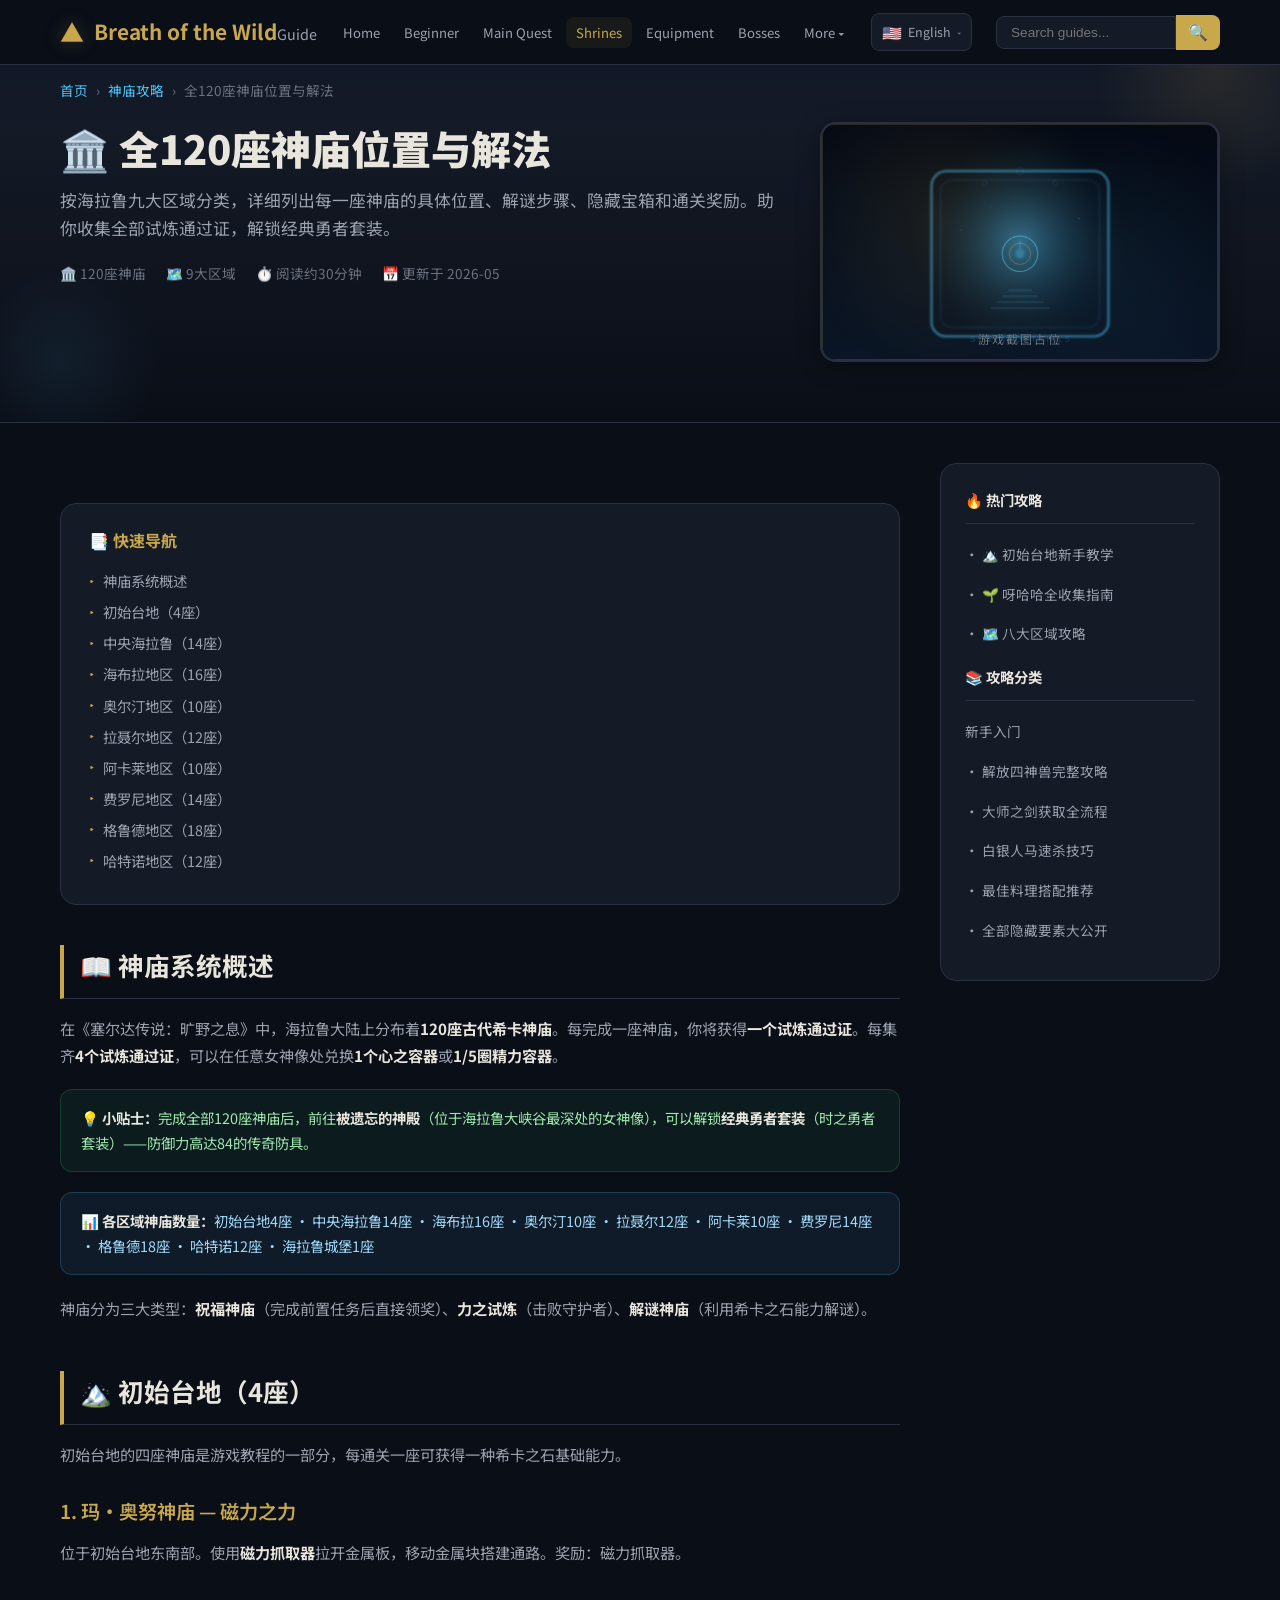
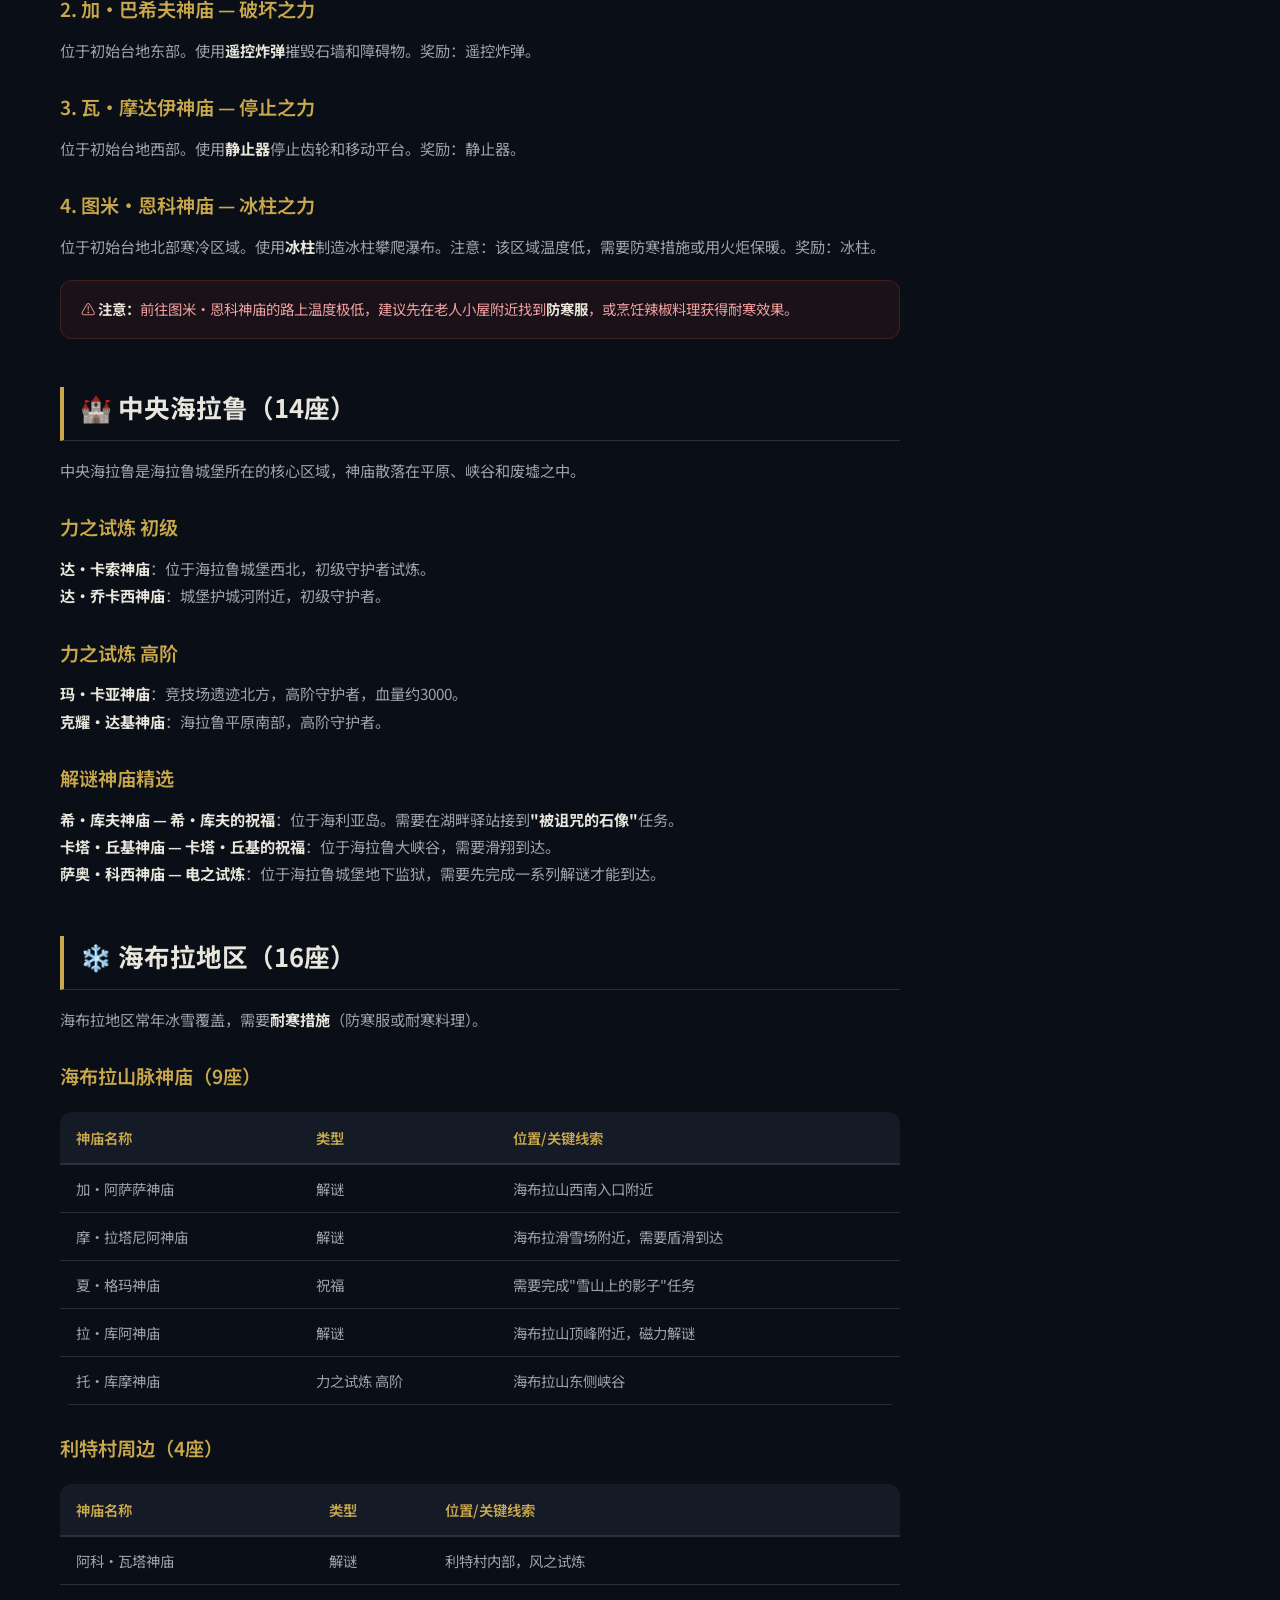
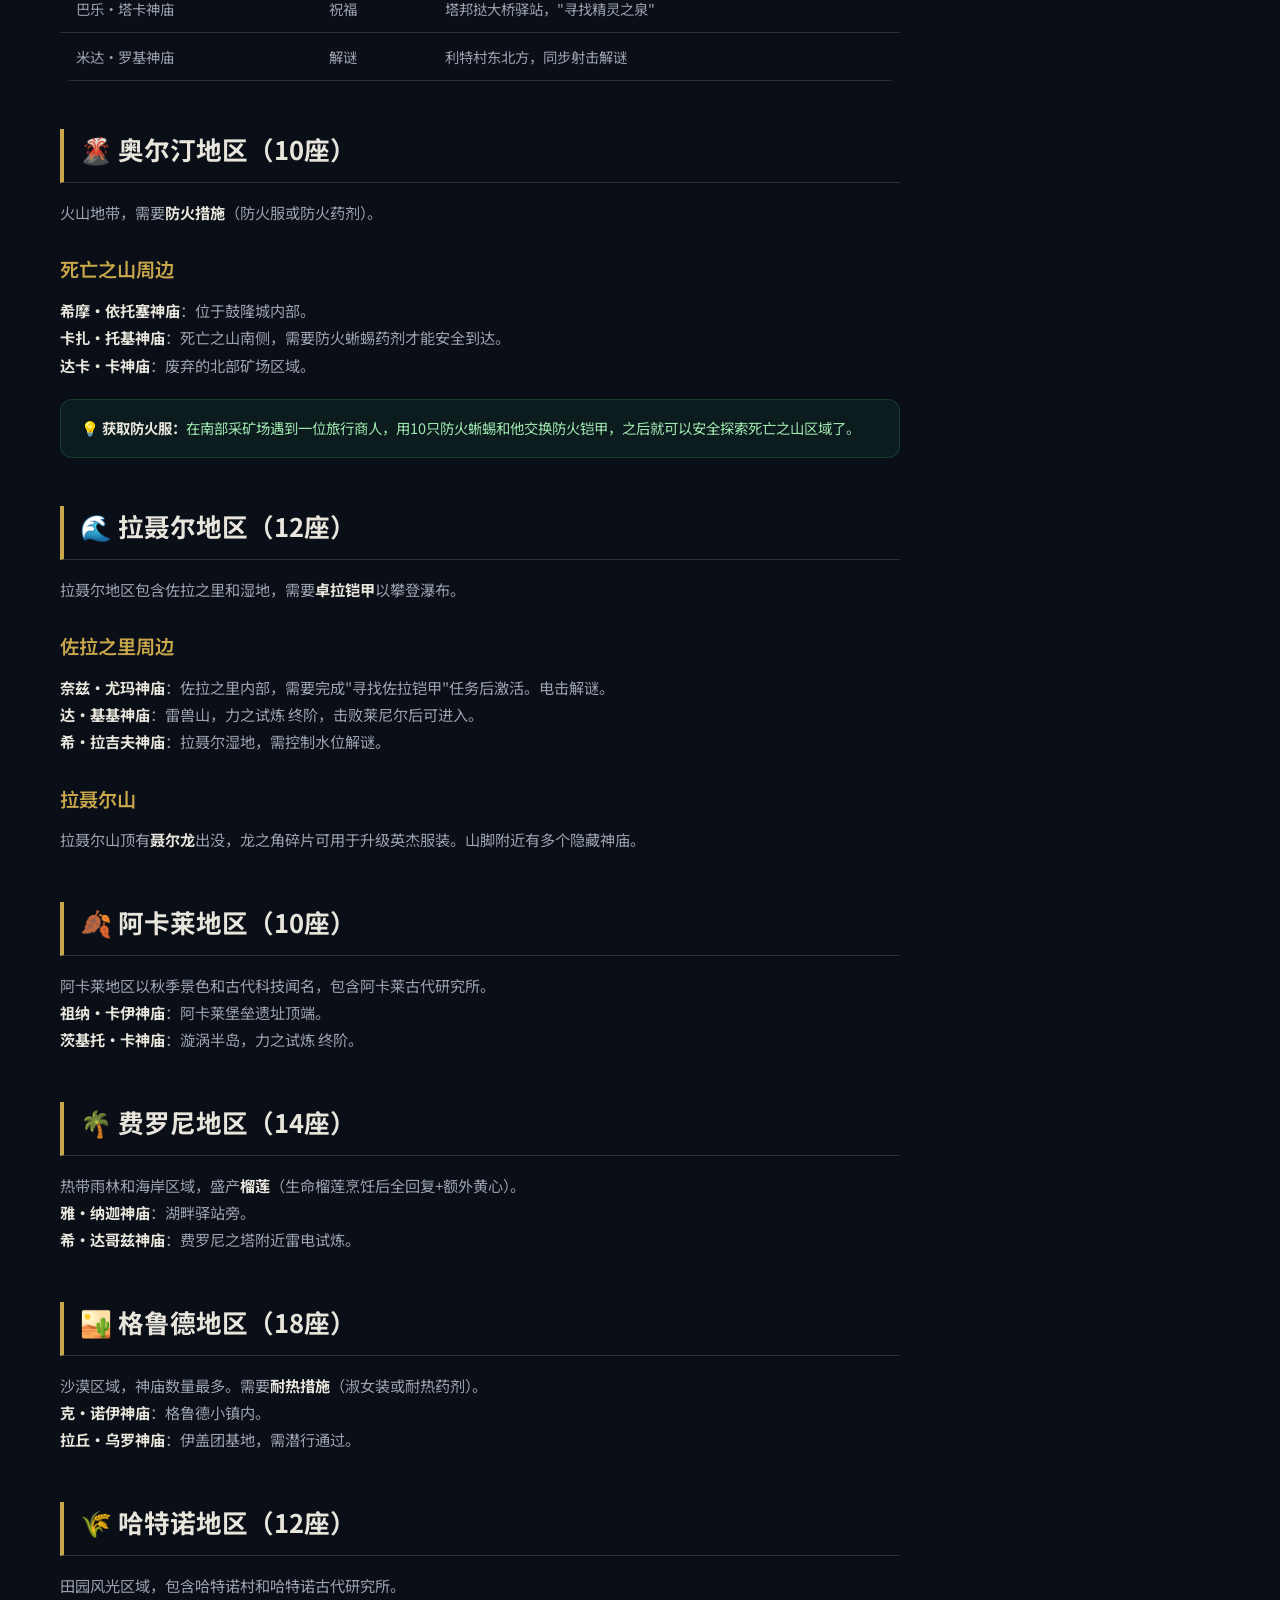
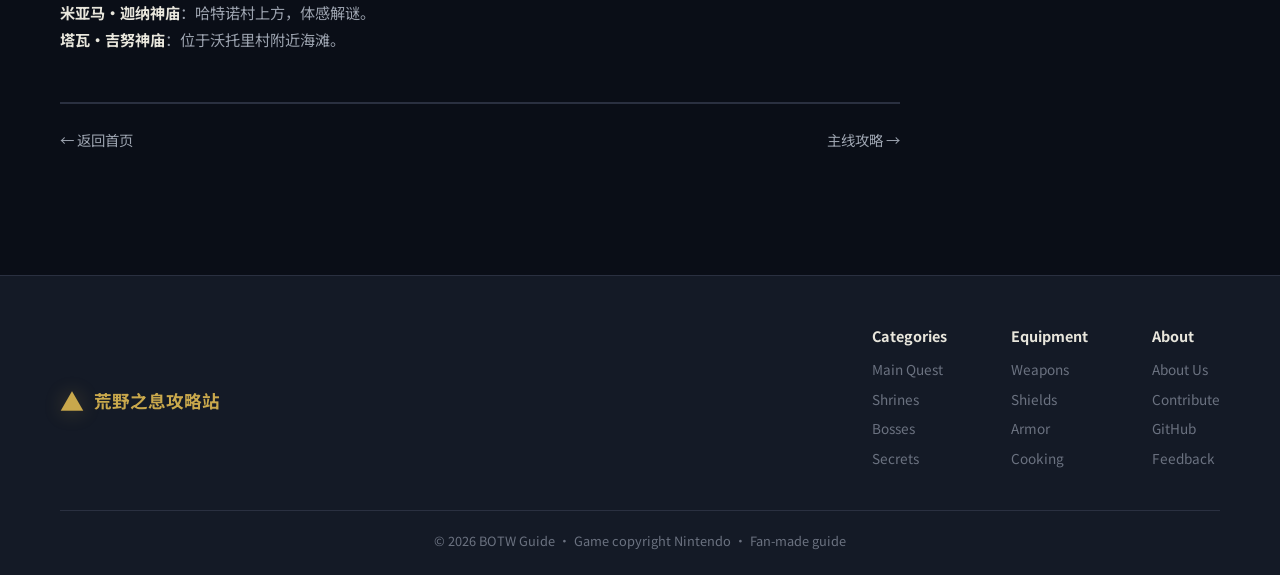
<file: guides/shrines.html>
﻿<!DOCTYPE html>
<html lang="zh-CN">
<head>
  <meta charset="UTF-8">
  <meta name="viewport" content="width=device-width, initial-scale=1.0">
  <title>全120座神庙位置与解法 | 荒野之息攻略站</title>
  <meta name="description" content="塞尔达传说旷野之息全部120座神庙完整攻略，按区域分类，包含解谜步骤、宝箱位置和通关技巧">
  <link rel="stylesheet" href="../css/style.css">
  <link rel="stylesheet" href="../css/material.css">
  <link rel="stylesheet" href="../css/illustrations.css">
  <link rel="stylesheet" href="../css/guide.css">
  <link rel="preconnect" href="https://fonts.googleapis.com">
  <link href="https://fonts.googleapis.com/css2?family=Noto+Sans+SC:wght@300;400;500;700;900&display=swap" rel="stylesheet">
</head>
<body>
  <!-- 导航栏 -->
  <nav class="navbar">
    <div class="nav-container">
      <a href="../index.html" class="nav-logo">
        <span class="logo-icon">▲</span>
        <span class="logo-text"><span data-i18n="logo.text">荒野之息</span><span class="logo-sub" data-i18n="logo.sub">攻略站</span></span>
      </a>
      <ul class="nav-menu" id="navMenu">
        <li><a href="../index.html" class="nav-link" data-i18n="nav.home">首页</a></li>
        <li><a href="great-plateau.html" class="nav-link" data-i18n="nav.beginner">新手入门</a></li>
        <li><a href="divine-beasts.html" class="nav-link" data-i18n="nav.main">主线攻略</a></li>
        <li><a href="shrines.html" class="nav-link active" data-i18n="nav.shrines">神庙攻略</a></li>
        <li><a href="equipment.html" class="nav-link" data-i18n="nav.equipment">装备图鉴</a></li>
        <li><a href="bosses.html" class="nav-link" data-i18n="nav.bosses">BOSS指南</a></li>
        <li class="nav-dropdown">
          <a href="#" class="nav-link nav-more" data-i18n="nav.more">更多 ▾</a>
          <ul class="dropdown-menu">
            <li><a href="korok-seeds.html" data-i18n="nav.more_korok">🌱 呀哈哈全收集</a></li>
            <li><a href="cooking.html" data-i18n="nav.more_cooking">🍲 料理配方大全</a></li>
            <li><a href="secrets.html" data-i18n="nav.more_secrets">🔍 隐藏要素</a></li>
            <li><a href="regions.html" data-i18n="nav.more_regions">🗺️ 区域攻略</a>
            <li><a href="locations.html" data-i18n="nav.more_locations">📍 重要地点</a></li></li>
          </ul>
        </li>
      </ul>
      <div class="nav-search">
        <input type="text" data-i18n-placeholder="search" placeholder="搜索攻略..." id="searchInput">
        <button class="search-btn" id="searchBtn">🔍</button>
      </div>
      <button class="menu-toggle" id="menuToggle">☰</button>
    </div>
  </nav>

  <!-- 攻略头部 -->
  <section class="guide-hero">
    <div class="guide-hero-inner">
      <div class="guide-breadcrumb">
        <a href="../index.html">首页</a> <span class="sep">›</span>
        <a href="#">神庙攻略</a> <span class="sep">›</span>
        <span>全120座神庙位置与解法</span>
      </div>
      <div class="guide-hero-content">
        <div class="guide-hero-text">
          <h1>🏛️ 全120座神庙位置与解法</h1>
          <p class="guide-desc">按海拉鲁九大区域分类，详细列出每一座神庙的具体位置、解谜步骤、隐藏宝箱和通关奖励。助你收集全部试炼通过证，解锁经典勇者套装。</p>
          <div class="guide-meta-bar">
            <span>🏛️ 120座神庙</span>
            <span>🗺️ 9大区域</span>
            <span>⏱️ 阅读约30分钟</span>
            <span>📅 更新于 2026-05</span>
          </div>
        </div>
        <div class="guide-hero-image"><img src="../images/shrine.svg" alt="" style="width:100%;height:100%;object-fit:cover;position:absolute;inset:0">🏛️</div>
      </div>
    </div>
  </section>

  <div class="guide-layout">
    <!-- 主内容 -->
    <main class="guide-main">
      <!-- 目录 -->
      <div class="guide-toc">
        <h3>📑 快速导航</h3>
        <ul>
          <li><a href="#section-overview">神庙系统概述</a></li>
          <li><a href="#section-plateau">初始台地（4座）</a></li>
          <li><a href="#section-central">中央海拉鲁（14座）</a></li>
          <li><a href="#section-hebra">海布拉地区（16座）</a></li>
          <li><a href="#section-eldin">奥尔汀地区（10座）</a></li>
          <li><a href="#section-lanayru">拉聂尔地区（12座）</a></li>
          <li><a href="#section-akkala">阿卡莱地区（10座）</a></li>
          <li><a href="#section-faron">费罗尼地区（14座）</a></li>
          <li><a href="#section-gerudo">格鲁德地区（18座）</a></li>
          <li><a href="#section-hateno">哈特诺地区（12座）</a></li>
        </ul>
      </div>

      <!-- 概述 -->
      <section class="guide-section" id="section-overview">
        <h2>📖 神庙系统概述</h2>
        <p>在《塞尔达传说：旷野之息》中，海拉鲁大陆上分布着<strong>120座古代希卡神庙</strong>。每完成一座神庙，你将获得<strong>一个试炼通过证</strong>。每集齐<strong>4个试炼通过证</strong>，可以在任意女神像处兑换<strong>1个心之容器</strong>或<strong>1/5圈精力容器</strong>。</p>

        <div class="guide-tip">
          💡 <strong>小贴士：</strong>完成全部120座神庙后，前往<strong>被遗忘的神殿</strong>（位于海拉鲁大峡谷最深处的女神像），可以解锁<strong>经典勇者套装</strong>（时之勇者套装）——防御力高达84的传奇防具。
        </div>

        <div class="guide-info">
          📊 <strong>各区域神庙数量：</strong>初始台地4座 · 中央海拉鲁14座 · 海布拉16座 · 奥尔汀10座 · 拉聂尔12座 · 阿卡莱10座 · 费罗尼14座 · 格鲁德18座 · 哈特诺12座 · 海拉鲁城堡1座
        </div>

        <p>神庙分为三大类型：<strong>祝福神庙</strong>（完成前置任务后直接领奖）、<strong>力之试炼</strong>（击败守护者）、<strong>解谜神庙</strong>（利用希卡之石能力解谜）。</p>
      </section>

      <!-- 初始台地 -->
      <section class="guide-section" id="section-plateau">
        <h2>🏔️ 初始台地（4座）</h2>
        <p>初始台地的四座神庙是游戏教程的一部分，每通关一座可获得一种希卡之石基础能力。</p>

        <h3>1. 玛·奥努神庙 — 磁力之力</h3>
        <p>位于初始台地东南部。使用<strong>磁力抓取器</strong>拉开金属板，移动金属块搭建通路。奖励：磁力抓取器。</p>

        <h3>2. 加·巴希夫神庙 — 破坏之力</h3>
        <p>位于初始台地东部。使用<strong>遥控炸弹</strong>摧毁石墙和障碍物。奖励：遥控炸弹。</p>

        <h3>3. 瓦·摩达伊神庙 — 停止之力</h3>
        <p>位于初始台地西部。使用<strong>静止器</strong>停止齿轮和移动平台。奖励：静止器。</p>

        <h3>4. 图米·恩科神庙 — 冰柱之力</h3>
        <p>位于初始台地北部寒冷区域。使用<strong>冰柱</strong>制造冰柱攀爬瀑布。注意：该区域温度低，需要防寒措施或用火炬保暖。奖励：冰柱。</p>

        <div class="guide-warning">
          ⚠️ <strong>注意：</strong>前往图米·恩科神庙的路上温度极低，建议先在老人小屋附近找到<strong>防寒服</strong>，或烹饪辣椒料理获得耐寒效果。
        </div>
      </section>

      <!-- 中央海拉鲁 -->
      <section class="guide-section" id="section-central">
        <h2>🏰 中央海拉鲁（14座）</h2>
        <p>中央海拉鲁是海拉鲁城堡所在的核心区域，神庙散落在平原、峡谷和废墟之中。</p>

        <h3>力之试炼 初级</h3>
        <p><strong>达·卡索神庙</strong>：位于海拉鲁城堡西北，初级守护者试炼。<br>
        <strong>达·乔卡西神庙</strong>：城堡护城河附近，初级守护者。</p>

        <h3>力之试炼 高阶</h3>
        <p><strong>玛·卡亚神庙</strong>：竞技场遗迹北方，高阶守护者，血量约3000。<br>
        <strong>克耀·达基神庙</strong>：海拉鲁平原南部，高阶守护者。</p>

        <h3>解谜神庙精选</h3>
        <p><strong>希·库夫神庙 — 希·库夫的祝福</strong>：位于海利亚岛。需要在湖畔驿站接到<strong>"被诅咒的石像"</strong>任务。<br>
        <strong>卡塔·丘基神庙 — 卡塔·丘基的祝福</strong>：位于海拉鲁大峡谷，需要滑翔到达。<br>
        <strong>萨奥·科西神庙 — 电之试炼</strong>：位于海拉鲁城堡地下监狱，需要先完成一系列解谜才能到达。</p>
      </section>

      <!-- 海布拉 -->
      <section class="guide-section" id="section-hebra">
        <h2>❄️ 海布拉地区（16座）</h2>
        <p>海布拉地区常年冰雪覆盖，需要<strong>耐寒措施</strong>（防寒服或耐寒料理）。</p>

        <h3>海布拉山脉神庙（9座）</h3>
        <table class="guide-table">
          <tr><th>神庙名称</th><th>类型</th><th>位置/关键线索</th></tr>
          <tr><td>加·阿萨萨神庙</td><td>解谜</td><td>海布拉山西南入口附近</td></tr>
          <tr><td>摩·拉塔尼阿神庙</td><td>解谜</td><td>海布拉滑雪场附近，需要盾滑到达</td></tr>
          <tr><td>夏·格玛神庙</td><td>祝福</td><td>需要完成"雪山上的影子"任务</td></tr>
          <tr><td>拉·库阿神庙</td><td>解谜</td><td>海布拉山顶峰附近，磁力解谜</td></tr>
          <tr><td>托·库摩神庙</td><td>力之试炼 高阶</td><td>海布拉山东侧峡谷</td></tr>
        </table>

        <h3>利特村周边（4座）</h3>
        <table class="guide-table">
          <tr><th>神庙名称</th><th>类型</th><th>位置/关键线索</th></tr>
          <tr><td>阿科·瓦塔神庙</td><td>解谜</td><td>利特村内部，风之试炼</td></tr>
          <tr><td>巴乐·塔卡神庙</td><td>祝福</td><td>塔邦挞大桥驿站，"寻找精灵之泉"</td></tr>
          <tr><td>米达·罗基神庙</td><td>解谜</td><td>利特村东北方，同步射击解谜</td></tr>
        </table>
      </section>

      <!-- 奥尔汀 -->
      <section class="guide-section" id="section-eldin">
        <h2>🌋 奥尔汀地区（10座）</h2>
        <p>火山地带，需要<strong>防火措施</strong>（防火服或防火药剂）。</p>

        <h3>死亡之山周边</h3>
        <p><strong>希摩·依托塞神庙</strong>：位于鼓隆城内部。<br>
        <strong>卡扎·托基神庙</strong>：死亡之山南侧，需要防火蜥蜴药剂才能安全到达。<br>
        <strong>达卡·卡神庙</strong>：废弃的北部矿场区域。</p>

        <div class="guide-tip">
          💡 <strong>获取防火服：</strong>在南部采矿场遇到一位旅行商人，用10只防火蜥蜴和他交换防火铠甲，之后就可以安全探索死亡之山区域了。
        </div>
      </section>

      <!-- 拉聂尔 -->
      <section class="guide-section" id="section-lanayru">
        <h2>🌊 拉聂尔地区（12座）</h2>
        <p>拉聂尔地区包含佐拉之里和湿地，需要<strong>卓拉铠甲</strong>以攀登瀑布。</p>

        <h3>佐拉之里周边</h3>
        <p><strong>奈兹·尤玛神庙</strong>：佐拉之里内部，需要完成"寻找佐拉铠甲"任务后激活。电击解谜。<br>
        <strong>达·基基神庙</strong>：雷兽山，力之试炼 终阶，击败莱尼尔后可进入。<br>
        <strong>希·拉吉夫神庙</strong>：拉聂尔湿地，需控制水位解谜。</p>

        <h3>拉聂尔山</h3>
        <p>拉聂尔山顶有<strong>聂尔龙</strong>出没，龙之角碎片可用于升级英杰服装。山脚附近有多个隐藏神庙。</p>
      </section>

      <!-- 后续区域简略 -->
      <section class="guide-section" id="section-akkala">
        <h2>🍂 阿卡莱地区（10座）</h2>
        <p>阿卡莱地区以秋季景色和古代科技闻名，包含阿卡莱古代研究所。<br>
        <strong>祖纳·卡伊神庙</strong>：阿卡莱堡垒遗址顶端。<br>
        <strong>茨基托·卡神庙</strong>：漩涡半岛，力之试炼 终阶。</p>
      </section>

      <section class="guide-section" id="section-faron">
        <h2>🌴 费罗尼地区（14座）</h2>
        <p>热带雨林和海岸区域，盛产<strong>榴莲</strong>（生命榴莲烹饪后全回复+额外黄心）。<br>
        <strong>雅·纳迦神庙</strong>：湖畔驿站旁。<br>
        <strong>希·达哥兹神庙</strong>：费罗尼之塔附近雷电试炼。</p>
      </section>

      <section class="guide-section" id="section-gerudo">
        <h2>🏜️ 格鲁德地区（18座）</h2>
        <p>沙漠区域，神庙数量最多。需要<strong>耐热措施</strong>（淑女装或耐热药剂）。<br>
        <strong>克·诺伊神庙</strong>：格鲁德小镇内。<br>
        <strong>拉丘·乌罗神庙</strong>：伊盖团基地，需潜行通过。</p>
      </section>

      <section class="guide-section" id="section-hateno">
        <h2>🌾 哈特诺地区（12座）</h2>
        <p>田园风光区域，包含哈特诺村和哈特诺古代研究所。<br>
        <strong>米亚马·迦纳神庙</strong>：哈特诺村上方，体感解谜。<br>
        <strong>塔瓦·吉努神庙</strong>：位于沃托里村附近海滩。</p>
      </section>

      <!-- 页脚导航 -->
      <div class="guide-footer-nav">
        <a href="../index.html" class="footer-prev">← 返回首页</a>
        <a href="divine-beasts.html" class="footer-next">主线攻略 →</a>
      </div>
    </main>

    <!-- 侧边栏 -->
    <aside class="guide-sidebar">
      <div class="sidebar-card">
        <h4>🔥 热门攻略</h4>
                <ul>
                  <li><a href="great-plateau.html">· 🏔️ 初始台地新手教学</a></li>
                  <li><a href="korok-seeds.html">· 🌱 呀哈哈全收集指南</a></li>
                  <li><a href="regions.html">· 🗺️ 八大区域攻略</a></li>
                </ul>
                <h4 style="margin-top:16px">📚 攻略分类</h4>
        <ul>
          <li><a href="great-plateau.html" class="nav-link">新手入门</a></li>
                <li><a href="divine-beasts.html">· 解放四神兽完整攻略</a></li>
          <li><a href="equipment.html">· 大师之剑获取全流程</a></li>
          <li><a href="bosses.html">· 白银人马速杀技巧</a></li>
          <li><a href="cooking.html">· 最佳料理搭配推荐</a></li>
          <li><a href="secrets.html">· 全部隐藏要素大公开</a></li>
        </ul>
      </div>
    </aside>
  </div>

  <footer class="footer">
    <div class="container">
      <div class="footer-content">
        <div class="footer-brand">
          <span class="logo-icon">▲</span>
          <span>荒野之息攻略站</span>
        </div>
        <div class="footer-links">
          <div class="footer-col">
            <h4 data-i18n="footer.guides">攻略分类</h4>
            <a href="divine-beasts.html" data-i18n="footer.main_quest">主线任务</a>
            <a href="shrines.html" data-i18n="footer.shrines_quest">神庙攻略</a>
            <a href="bosses.html" data-i18n="footer.bosses_quest">BOSS指南</a>
            <a href="secrets.html" data-i18n="footer.secrets_quest">隐藏要素</a>
          </div>
          <div class="footer-col">
            <h4 data-i18n="footer.equipment">装备系统</h4>
            <a href="equipment.html" data-i18n="footer.weapons">武器图鉴</a>
            <a href="equipment.html" data-i18n="footer.shields">盾牌图鉴</a>
            <a href="equipment.html" data-i18n="footer.armor">防具套装</a>
            <a href="cooking.html" data-i18n="footer.cooking_footer">料理配方</a>
          </div>
          <div class="footer-col">
            <h4 data-i18n="footer.about_site">关于本站</h4>
            <a href="../about.html" data-i18n="footer.about_us">关于我们</a>
            <a href="../about.html#contribute" data-i18n="footer.contribute">贡献攻略</a>
            <a href="#" data-i18n="footer.github">GitHub</a>
            <a href="../about.html#feedback" data-i18n="footer.feedback">反馈建议</a>
          </div>
        </div>
      </div>
      <div class="footer-bottom">
        <p data-i18n="footer.copyright">© 2026 荒野之息攻略站 · 游戏版权归任天堂所有 · 本站为玩家自发攻略分享</p>
      </div>
    </div>
  </footer>

  <script src="../js/i18n.js"></script>
  <script src="../js/main.js"></script>
</body>
</html>
</file>
<file: css/style.css>
/* === 全局样式 === */
* { margin: 0; padding: 0; box-sizing: border-box; }

:root {
  --bg-dark: #0a0e17;
  --bg-card: #141a26;
  --bg-nav: rgba(10, 14, 23, 0.95);
  --gold: #c9a84c;
  --gold-light: #e8d48b;
  --gold-dim: #8b7935;
  --blue-sheikah: #4fc3f7;
  --text-primary: #e8e6dc;
  --text-secondary: #9ca3af;
  --text-muted: #6b7280;
  --border: #2a3040;
  --tag-main: #e74c3c;
  --tag-shrine: #3498db;
  --tag-gear: #e67e22;
  --tag-boss: #9b59b6;
  --tag-cook: #2ecc71;
  --tag-secret: #f39c12;
}

body {
  font-family: 'Noto Sans SC', -apple-system, BlinkMacSystemFont, sans-serif;
  background: var(--bg-dark);
  color: var(--text-primary);
  line-height: 1.6;
}

a { text-decoration: none; color: inherit; }
ul { list-style: none; }
.container { max-width: 1200px; margin: 0 auto; padding: 0 20px; }

/* === 导航栏 === */
.navbar {
  position: fixed; top: 0; left: 0; right: 0; z-index: 1000;
  background: var(--bg-nav);
  backdrop-filter: blur(20px);
  border-bottom: 1px solid var(--border);
}

.nav-container {
  max-width: 1200px; margin: 0 auto;
  display: flex; align-items: center; justify-content: space-between;
  padding: 0 20px; height: 64px;
}

.nav-logo {
  display: flex; align-items: center; gap: 10px;
  font-size: 1.3rem; font-weight: 700; color: var(--gold);
}

.logo-icon {
  font-size: 1.5rem;
  color: var(--gold);
  text-shadow: 0 0 20px rgba(201,168,76,0.3);
}

.logo-sub { font-weight: 400; color: var(--text-secondary); font-size: 0.9rem; }

.nav-menu { display: flex; gap: 4px; align-items: center; }
.nav-link {
  padding: 6px 10px; border-radius: 8px; font-size: 0.82rem;
  color: var(--text-secondary); transition: all 0.2s; white-space: nowrap;
}
.nav-link:hover, .nav-link.active { color: var(--gold); background: rgba(201,168,76,0.08); }

/* 下拉菜单 */
.nav-dropdown { position: relative; }
.nav-more { cursor: pointer; }
.dropdown-menu {
  display: none; position: absolute; top: 100%; right: 0;
  background: var(--bg-nav); backdrop-filter: blur(20px);
  border: 1px solid var(--border); border-radius: 12px;
  padding: 8px 0; min-width: 160px; z-index: 1001;
  box-shadow: 0 8px 30px rgba(0,0,0,0.4);
}
.nav-dropdown:hover .dropdown-menu { display: block; }
.dropdown-menu li { list-style: none; }
.dropdown-menu a {
  display: block; padding: 8px 20px; color: var(--text-secondary);
  font-size: 0.85rem; white-space: nowrap; transition: all 0.15s;
}
.dropdown-menu a:hover { color: var(--gold); background: rgba(201,168,76,0.08); }

.nav-search { display: flex; align-items: center; gap: 0; }
#searchInput {
  background: var(--bg-card); border: 1px solid var(--border);
  color: var(--text-primary); padding: 8px 14px; border-radius: 8px 0 0 8px;
  font-size: 0.85rem; width: 180px; outline: none; transition: border 0.2s;
}
#searchInput:focus { border-color: var(--gold); }
.search-btn {
  background: var(--gold); border: none; padding: 8px 12px;
  border-radius: 0 8px 8px 0; cursor: pointer; font-size: 1rem;
}

.menu-toggle {
  display: none; background: none; border: none;
  color: var(--text-primary); font-size: 1.5rem; cursor: pointer;
}

/* === 主视觉区 === */
.hero {
  position: relative; min-height: 90vh;
  display: flex; align-items: center; justify-content: center;
  background:
    /* 中央大光晕 - 蓝金色 */
    radial-gradient(ellipse 80% 55% at 50% 40%, rgba(79,195,247,0.18) 0%, rgba(201,168,76,0.06) 35%, transparent 65%),
    /* 底部金色光 */
    radial-gradient(ellipse 50% 30% at 50% 90%, rgba(201,168,76,0.12) 0%, transparent 60%),
    /* 顶部蓝色光 */
    radial-gradient(ellipse 40% 25% at 50% 5%, rgba(79,195,247,0.1) 0%, transparent 60%),
    /* 基础底色 */
    linear-gradient(180deg, #060a14 0%, #0a1025 30%, #0d1630 55%, #0a1025 80%, #060a14 100%);
  overflow: hidden; margin-top: 64px;
}

/* 希卡纹路背景网格 - 更明显 */
.hero::before {
  content: '';
  position: absolute; inset: 0; z-index: 0;
  background:
    radial-gradient(circle at 50% 40%, rgba(201,168,76,0.08) 1px, transparent 1px);
  background-size: 32px 32px;
  mask-image: radial-gradient(ellipse 70% 55% at 50% 45%, black 45%, transparent 72%);
}

/* 中央发光区 */
.hero::after {
  content: '';
  position: absolute;
  top: 30%; left: 50%; transform: translate(-50%, -50%);
  width: 300px; height: 300px;
  background: radial-gradient(circle, rgba(201,168,76,0.25) 0%, rgba(79,195,247,0.08) 40%, transparent 70%);
  border-radius: 50%;
  pointer-events: none; z-index: 0;
  animation: heroGlow 6s ease-in-out infinite;
}

@keyframes heroGlow {
  0%, 100% { opacity: 0.6; transform: translate(-50%, -50%) scale(1); }
  50% { opacity: 1; transform: translate(-50%, -50%) scale(1.2); }
}

.hero-content {
  position: relative; z-index: 2; text-align: center;
  padding: 40px 20px; max-width: 700px;
}

.triforce {
  font-size: 4rem; color: var(--gold);
  text-shadow: 0 0 40px rgba(201,168,76,0.4);
  margin-bottom: 24px;
  animation: float 3s ease-in-out infinite;
}

@keyframes float {
  0%, 100% { transform: translateY(0); }
  50% { transform: translateY(-10px); }
}

.hero-title {
  font-size: 3.5rem; font-weight: 900;
  background: linear-gradient(180deg, var(--gold-light) 0%, var(--gold) 50%, var(--gold-dim) 100%);
  -webkit-background-clip: text; -webkit-text-fill-color: transparent;
  background-clip: text;
  margin-bottom: 16px; letter-spacing: 4px;
}

.hero-subtitle {
  font-size: 1.2rem; color: var(--blue-sheikah);
  margin-bottom: 8px; letter-spacing: 2px;
}

.hero-desc { color: var(--text-secondary); margin-bottom: 36px; font-size: 0.95rem; }

.hero-cta { display: flex; gap: 16px; justify-content: center; margin-bottom: 48px; }

.btn {
  padding: 14px 36px; border-radius: 12px; font-size: 1rem; font-weight: 600;
  transition: all 0.3s; display: inline-block; cursor: pointer; border: none;
}
.btn-primary {
  background: linear-gradient(135deg, var(--gold), #a0842e);
  color: #1a1a1a; box-shadow: 0 4px 20px rgba(201,168,76,0.3);
}
.btn-primary:hover { transform: translateY(-2px); box-shadow: 0 6px 30px rgba(201,168,76,0.4); }
.btn-outline {
  border: 2px solid var(--gold); color: var(--gold);
  background: transparent;
}
.btn-outline:hover { background: rgba(201,168,76,0.08); }

.hero-stats { display: flex; gap: 40px; justify-content: center; }
.stat-item { text-align: center; }
.stat-num { display: block; font-size: 2rem; font-weight: 900; color: var(--gold); }
.stat-label { display: block; font-size: 0.8rem; color: var(--text-muted); margin-top: 4px; }

/* === 快速导航 === */
.quick-nav { padding: 60px 0; }
.quick-cards {
  display: grid;
  grid-template-columns: repeat(3, 1fr);
  gap: 16px;
}

.quick-card {
  background: var(--bg-card); border: 1px solid var(--border);
  border-radius: 16px; padding: 28px 24px; text-align: center;
  transition: all 0.3s; cursor: pointer; position: relative; overflow: hidden;
}
.quick-card::before {
  content: '';
  position: absolute; top: 0; left: 0; right: 0; height: 3px;
  background: linear-gradient(90deg, var(--gold), var(--blue-sheikah));
  opacity: 0; transition: opacity 0.3s;
}
.quick-card:hover::before { opacity: 1; }
.quick-card:hover {
  border-color: var(--gold);
  transform: translateY(-4px);
  box-shadow: 0 8px 30px rgba(201,168,76,0.08);
}
.card-icon { font-size: 2.5rem; margin-bottom: 12px; }
.quick-card h3 { font-size: 1.1rem; color: var(--gold); margin-bottom: 8px; }
.quick-card p { font-size: 0.85rem; color: var(--text-muted); }

/* === 章节标题 === */
.section-title {
  font-size: 1.8rem; font-weight: 700; color: var(--text-primary);
  margin-bottom: 32px; display: flex; align-items: center; gap: 12px;
  padding-bottom: 16px; border-bottom: 2px solid var(--border);
}
.title-icon { font-size: 1.5rem; }

/* === 热门攻略 === */
.popular-guides { padding: 60px 0; }

.guides-grid {
  display: grid;
  grid-template-columns: repeat(3, 1fr);
  gap: 20px;
}

.guide-card {
  background: var(--bg-card); border: 1px solid var(--border);
  border-radius: 16px; padding: 24px; transition: all 0.3s;
  position: relative; overflow: hidden;
}
.guide-card::before {
  content: ''; position: absolute; top: 0; left: 0; right: 0; height: 3px;
  background: linear-gradient(90deg, var(--gold), var(--blue-sheikah), var(--gold));
  opacity: 0; transition: opacity 0.3s;
}
.guide-card:hover::before { opacity: 1; }
.guide-card:hover { border-color: var(--gold); transform: translateY(-3px); }

.guide-tag {
  display: inline-block; padding: 4px 12px; border-radius: 20px;
  font-size: 0.75rem; font-weight: 600; margin-bottom: 12px; color: #fff;
}
.tag-main { background: var(--tag-main); }
.tag-shrine { background: var(--tag-shrine); }
.tag-gear { background: var(--tag-gear); }
.tag-boss { background: var(--tag-boss); }
.tag-cook { background: var(--tag-cook); }
.tag-secret { background: var(--tag-secret); }

.guide-title {
  font-size: 1.1rem; color: var(--text-primary); margin-bottom: 10px;
  line-height: 1.4;
}
.guide-excerpt {
  font-size: 0.85rem; color: var(--text-muted); margin-bottom: 16px;
  line-height: 1.5;
}
.guide-meta {
  display: flex; gap: 16px; font-size: 0.8rem; color: var(--text-secondary);
}

/* === 区域导航 === */
.regions { padding: 60px 0; }
.region-grid {
  display: grid;
  grid-template-columns: repeat(4, 1fr);
  gap: 12px;
}
.region-card {
  background: var(--bg-card); border: 1px solid var(--border);
  border-radius: 12px; padding: 24px; text-align: center;
  font-weight: 500; color: var(--text-secondary); cursor: pointer;
  transition: all 0.3s; display: block; text-decoration: none;
}
.region-card:hover { border-color: var(--blue-sheikah); color: var(--blue-sheikah); transform: translateY(-2px); }

/* === 新手指南 === */
.beginner-guide { padding: 60px 0; }
.beginner-steps {
  display: flex; align-items: center; justify-content: center;
  gap: 16px; flex-wrap: wrap;
}
.step {
  background: var(--bg-card); border: 1px solid var(--border);
  border-radius: 16px; padding: 28px 24px; text-align: center;
  flex: 1; min-width: 180px; transition: all 0.3s;
  display: block; text-decoration: none; color: inherit;
}
.step:hover { border-color: var(--gold); }
.step-arrow {
  color: var(--gold); font-size: 1.5rem; flex: 0 0 auto;
  display: flex; align-items: center;
}
.step-num {
  font-size: 2rem; font-weight: 900; color: var(--gold);
  margin-bottom: 8px;
}
.step h3 { font-size: 1rem; color: var(--text-primary); margin-bottom: 8px; }
.step p { font-size: 0.8rem; color: var(--text-muted); }
.beginner-steps > .step:not(.step) {  /* 箭头分隔符 */
  color: var(--gold); font-size: 1.5rem; flex: 0 0 auto;
}

/* === 页脚 === */
.footer { background: var(--bg-card); border-top: 1px solid var(--border); padding: 48px 0 24px; margin-top: 60px; }
.footer-content { display: flex; justify-content: space-between; gap: 48px; margin-bottom: 32px; flex-wrap: wrap; }
.footer-brand {
  display: flex; align-items: center; gap: 10px;
  font-size: 1.1rem; font-weight: 700; color: var(--gold);
}
.footer-links { display: flex; gap: 64px; }
.footer-col h4 { color: var(--text-primary); margin-bottom: 12px; font-size: 0.9rem; }
.footer-col a {
  display: block; color: var(--text-muted); font-size: 0.85rem;
  margin-bottom: 8px; transition: color 0.2s;
}
.footer-col a:hover { color: var(--gold); }
.footer-bottom {
  border-top: 1px solid var(--border); padding-top: 20px;
  text-align: center; font-size: 0.8rem; color: var(--text-muted);
}

/* === 响应式 === */
@media (max-width: 1024px) {
  .guides-grid { grid-template-columns: repeat(2, 1fr); }
  .region-grid { grid-template-columns: repeat(2, 1fr); }
}

@media (max-width: 768px) {
  .nav-menu { display: none; position: absolute; top: 64px; left: 0; right: 0;
    background: var(--bg-nav); flex-direction: column; padding: 16px;
    border-bottom: 1px solid var(--border);
  }
  .nav-menu.active { display: flex; }
  .nav-dropdown .dropdown-menu { position: static; display: block; box-shadow: none; border: none; background: transparent; padding: 0 0 0 16px; }
  .nav-dropdown .dropdown-menu a { padding: 6px 16px; }
  .menu-toggle { display: block; }
  .nav-search { display: none; }

  .hero-title { font-size: 2rem; }
  .hero-subtitle { font-size: 1rem; }
  .hero-stats { gap: 20px; }

  .quick-cards { grid-template-columns: repeat(2, 1fr); }
  .guides-grid { grid-template-columns: 1fr; }
  .region-grid { grid-template-columns: repeat(2, 1fr); }
  .beginner-steps { flex-direction: column; }
  .step-arrow { transform: rotate(90deg); }
  .footer-content { flex-direction: column; gap: 32px; }
  .footer-links { gap: 32px; flex-wrap: wrap; }

  .hero { min-height: 70vh; }
}
</file>
<file: css/material.css>
/* === 装饰性 SVG 背景素材 === */
.decorative-divider {
  height: 60px;
  background:
    repeating-linear-gradient(
      90deg,
      transparent,
      transparent 19px,
      rgba(201,168,76,0.06) 19px,
      rgba(201,168,76,0.06) 20px
    );
  position: relative;
  overflow: hidden;
}

.decorative-divider::after {
  content: '';
  position: absolute;
  top: 50%; left: 50%; transform: translate(-50%, -50%);
  width: 120px; height: 2px;
  background: linear-gradient(90deg, transparent, var(--gold), transparent);
}

/* === 像素装饰动画 === */
.pixel-decoration {
  position: absolute;
  width: 6px; height: 6px;
  background: var(--gold);
  opacity: 0;
  animation: pixelFade 4s ease-in-out infinite;
}
.pixel-decoration:nth-child(1) { top: 15%; left: 10%; animation-delay: 0s; }
.pixel-decoration:nth-child(2) { top: 25%; right: 15%; animation-delay: 1s; }
.pixel-decoration:nth-child(3) { top: 70%; left: 20%; animation-delay: 2s; }
.pixel-decoration:nth-child(4) { top: 60%; right: 10%; animation-delay: 0.5s; }
.pixel-decoration:nth-child(5) { top: 80%; left: 50%; animation-delay: 1.5s; }
.pixel-decoration:nth-child(6) { top: 40%; left: 70%; animation-delay: 2.5s; }

@keyframes pixelFade {
  0%, 100% { opacity: 0; transform: scale(1); }
  50% { opacity: 0.8; transform: scale(1.5); }
}

/* === 英雄区几何装饰 === */
.geometric-lines {
  position: absolute; inset: 0; pointer-events: none; z-index: 1;
}

.geometric-lines::before,
.geometric-lines::after {
  content: '';
  position: absolute;
  border: 1px solid rgba(201,168,76,0.15);
  border-radius: 50%;
  animation: rotateSlow 60s linear infinite;
}

.geometric-lines::before {
  width: 600px; height: 600px;
  top: 50%; left: 50%; transform: translate(-50%, -50%);
}

.geometric-lines::after {
  width: 400px; height: 400px;
  top: 50%; left: 50%; transform: translate(-50%, -50%);
  animation-direction: reverse;
  animation-duration: 40s;
}

@keyframes rotateSlow {
  from { transform: translate(-50%, -50%) rotate(0deg); }
  to { transform: translate(-50%, -50%) rotate(360deg); }
}

/* === 发光粒子 === */
.glow-particles {
  position: absolute; inset: 0; pointer-events: none; z-index: 1;
}

.glow-particle {
  position: absolute;
  width: 4px; height: 4px;
  background: var(--gold);
  border-radius: 50%;
  animation: particleFloat 8s ease-in-out infinite;
}

.glow-particle:nth-child(1) { top: 30%; left: 20%; animation-delay: 0s; animation-duration: 6s; }
.glow-particle:nth-child(2) { top: 50%; left: 70%; animation-delay: 1s; animation-duration: 8s; }
.glow-particle:nth-child(3) { top: 70%; left: 30%; animation-delay: 2s; animation-duration: 7s; }
.glow-particle:nth-child(4) { top: 20%; left: 60%; animation-delay: 0.5s; animation-duration: 9s; }
.glow-particle:nth-child(5) { top: 80%; left: 50%; animation-delay: 1.5s; animation-duration: 6.5s; }
.glow-particle:nth-child(6) { top: 40%; left: 80%; animation-delay: 3s; animation-duration: 7.5s; }
.glow-particle:nth-child(7) { top: 60%; left: 15%; animation-delay: 2.5s; animation-duration: 8.5s; }
.glow-particle:nth-child(8) { top: 10%; left: 45%; animation-delay: 0.8s; animation-duration: 5.5s; }

@keyframes particleFloat {
  0%, 100% {
    opacity: 0;
    transform: translateY(0) scale(0.5);
  }
  25% {
    opacity: 0.6;
    transform: translateY(-20px) scale(1.5);
  }
  50% {
    opacity: 0.3;
    transform: translateY(-10px) scale(1);
  }
  75% {
    opacity: 0.7;
    transform: translateY(-30px) scale(2);
  }
}

/* === 卡片光晕 === */
.quick-card::after,
.guide-card::after {
  content: '';
  position: absolute; inset: -1px; border-radius: 17px;
  background: linear-gradient(135deg, transparent 40%, rgba(201,168,76,0.1) 50%, transparent 60%);
  opacity: 0; transition: opacity 0.3s; pointer-events: none; z-index: -1;
}
.quick-card:hover::after,
.guide-card:hover::after {
  opacity: 1;
}

/* === 返回顶部按钮 === */
.back-to-top {
  position: fixed; bottom: 32px; right: 32px; z-index: 999;
  width: 50px; height: 50px; border-radius: 50%;
  background: linear-gradient(135deg, var(--gold), #a0842e);
  color: #1a1a1a; border: 2px solid var(--gold-light);
  font-size: 1.3rem; font-weight: 700; cursor: pointer;
  box-shadow: 0 4px 20px rgba(201,168,76,0.3);
  opacity: 0; transform: translateY(20px);
  transition: all 0.3s; pointer-events: none;
  display: flex; align-items: center; justify-content: center;
}
.back-to-top.visible {
  opacity: 1; transform: translateY(0);
  pointer-events: all;
  animation: btnPulse 2s ease-in-out infinite;
}
.back-to-top:hover {
  transform: translateY(-4px);
  box-shadow: 0 8px 30px rgba(201,168,76,0.5);
  animation: none;
}

@keyframes btnPulse {
  0%, 100% { box-shadow: 0 4px 20px rgba(201,168,76,0.3); }
  50% { box-shadow: 0 4px 30px rgba(201,168,76,0.5); }
}

/* === 搜索弹窗 === */
.search-overlay {
  position: fixed; inset: 0; background: rgba(10,14,23,0.95);
  z-index: 2000; display: none; align-items: flex-start;
  justify-content: center; padding-top: 20vh;
  backdrop-filter: blur(10px);
}
.search-overlay.active { display: flex; }

.search-modal {
  width: 100%; max-width: 600px; padding: 0 20px;
}

.search-modal input {
  width: 100%; padding: 20px 24px; font-size: 1.5rem;
  background: var(--bg-card); border: 2px solid var(--border);
  border-radius: 16px; color: var(--text-primary); outline: none;
}
.search-modal input:focus { border-color: var(--gold); }

.search-modal .search-hint {
  color: var(--text-muted); font-size: 0.85rem;
  margin-top: 16px; text-align: center;
}

.search-close {
  position: fixed; top: 20px; right: 20px;
  background: none; border: none; color: var(--text-secondary);
  font-size: 1.5rem; cursor: pointer; z-index: 2001;
}

/* === 滚动条 === */
::-webkit-scrollbar { width: 6px; }
::-webkit-scrollbar-track { background: var(--bg-dark); }
::-webkit-scrollbar-thumb { background: var(--border); border-radius: 3px; }
::-webkit-scrollbar-thumb:hover { background: var(--gold-dim); }

/* === 语言切换 === */
.lang-dropdown { position: relative; margin-right: 8px; }
.lang-toggle {
  display: flex; align-items: center; gap: 6px;
  padding: 6px 10px; border-radius: 8px; border: 1px solid var(--border);
  background: var(--bg-card); color: var(--text-secondary);
  font-size: 0.78rem; cursor: pointer; white-space: nowrap;
  font-family: inherit; transition: border-color 0.2s;
}
.lang-toggle:hover { border-color: var(--gold); }
.lang-flag { font-size: 1rem; }
.lang-name { font-size: 0.78rem; }
.lang-arrow { font-size: 0.55rem; color: var(--text-muted); }
.lang-menu {
  display: none; position: absolute; top: 100%; right: 0;
  background: var(--bg-nav); backdrop-filter: blur(20px);
  border: 1px solid var(--border); border-radius: 12px;
  padding: 6px 0; min-width: 150px; z-index: 1001;
  box-shadow: 0 8px 30px rgba(0,0,0,0.4); list-style: none;
}
.lang-menu.lang-open { display: block; }
.lang-menu a {
  display: block; padding: 7px 16px; color: var(--text-secondary);
  font-size: 0.82rem; text-decoration: none; white-space: nowrap;
  transition: all 0.15s;
}
.lang-menu a:hover { color: var(--gold); background: rgba(201,168,76,0.08); }
.lang-menu a.lang-active { color: var(--gold); font-weight: 600; }

/* === 搜索结果 === */
.search-results { margin-top: 20px; }

.search-result-item {
  display: flex; align-items: center; gap: 12px;
  padding: 14px 18px; border-radius: 10px;
  background: var(--bg-card); margin-bottom: 8px;
  transition: all 0.2s; text-decoration: none;
  border: 1px solid transparent;
}
.search-result-item:hover {
  border-color: var(--gold);
  background: rgba(201,168,76,0.06);
}
.result-cat {
  display: inline-block; padding: 3px 10px; border-radius: 12px;
  background: rgba(201,168,76,0.12); color: var(--gold);
  font-size: 0.75rem; font-weight: 600; flex-shrink: 0;
}
.result-title { color: var(--text-secondary); font-size: 0.9rem; }
</file>
<file: css/illustrations.css>
/* ============================================================
   illustrations.css — BOTW Guide CSS-Only Visual Enhancements
   All decorations: pointer-events: none
   All animations: respect prefers-reduced-motion
   ============================================================ */

/* ============================================================
   1. HERO BANNER BACKGROUNDS
   ============================================================ */

/* --- Forest (green/teal gradient with leaf-like patterns) --- */
.illus-hero-forest {
  background:
    /* leaf-dapple overlay */
    radial-gradient(circle at 15% 30%, rgba(46,204,113,0.08) 0%, transparent 18%),
    radial-gradient(circle at 75% 20%, rgba(46,204,113,0.06) 0%, transparent 14%),
    radial-gradient(circle at 40% 70%, rgba(46,204,113,0.07) 0%, transparent 20%),
    radial-gradient(circle at 85% 60%, rgba(46,204,113,0.05) 0%, transparent 16%),
    radial-gradient(circle at 20% 85%, rgba(46,204,113,0.06) 0%, transparent 18%),
    radial-gradient(circle at 60% 45%, rgba(79,195,247,0.05) 0%, transparent 15%),
    /* central glow */
    radial-gradient(ellipse 60% 50% at 50% 40%, rgba(46,204,113,0.12) 0%, rgba(79,195,247,0.04) 40%, transparent 70%),
    /* base gradient */
    linear-gradient(180deg, #071a0f 0%, #0d2818 25%, #0f2e1c 50%, #0b2315 75%, #06140a 100%);
  position: relative;
  overflow: hidden;
}

.illus-hero-forest::before {
  content: '';
  position: absolute; inset: 0; pointer-events: none;
  /* Sheikah leaf-grid pattern */
  background:
    radial-gradient(circle at 20px 20px, rgba(46,204,113,0.06) 1px, transparent 1px);
  background-size: 48px 48px;
  mask-image: radial-gradient(ellipse 70% 60% at 50% 45%, black 40%, transparent 70%);
}

.illus-hero-forest::after {
  content: '';
  position: absolute;
  top: 20%; left: 50%;
  transform: translate(-50%, -50%);
  width: 280px; height: 280px;
  border-radius: 50%;
  background: radial-gradient(circle, rgba(46,204,113,0.2) 0%, rgba(79,195,247,0.06) 35%, transparent 65%);
  pointer-events: none;
}

/* --- Desert (warm sand/orange gradient) --- */
.illus-hero-desert {
  background:
    /* sand dune dapples */
    radial-gradient(circle at 20% 25%, rgba(230,126,34,0.06) 0%, transparent 18%),
    radial-gradient(circle at 70% 30%, rgba(243,156,18,0.05) 0%, transparent 15%),
    radial-gradient(circle at 45% 65%, rgba(230,126,34,0.07) 0%, transparent 20%),
    radial-gradient(circle at 80% 75%, rgba(201,168,76,0.05) 0%, transparent 16%),
    radial-gradient(circle at 10% 80%, rgba(230,126,34,0.04) 0%, transparent 14%),
    /* heat shimmer center */
    radial-gradient(ellipse 55% 45% at 50% 35%, rgba(230,126,34,0.15) 0%, rgba(243,156,18,0.05) 40%, transparent 70%),
    /* base gradient */
    linear-gradient(180deg, #1a140c 0%, #2a1f10 25%, #3d2a14 50%, #2a1f10 75%, #1a140c 100%);
  position: relative;
  overflow: hidden;
}

.illus-hero-desert::before {
  content: '';
  position: absolute; inset: 0; pointer-events: none;
  /* sand-dot grid */
  background:
    radial-gradient(circle at 24px 24px, rgba(243,156,18,0.06) 1px, transparent 1px);
  background-size: 40px 40px;
  mask-image: radial-gradient(ellipse 65% 55% at 50% 40%, black 35%, transparent 65%);
}

.illus-hero-desert::after {
  content: '';
  position: absolute;
  top: 25%; left: 50%;
  transform: translate(-50%, -50%);
  width: 300px; height: 300px;
  border-radius: 50%;
  background: radial-gradient(circle, rgba(230,126,34,0.22) 0%, rgba(243,156,18,0.06) 40%, transparent 65%);
  pointer-events: none;
}

/* --- Mountain (cool blue/white snow gradient) --- */
.illus-hero-mountain {
  background:
    /* snow peaks / clouds */
    radial-gradient(ellipse 30% 15% at 25% 30%, rgba(255,255,255,0.05) 0%, transparent 60%),
    radial-gradient(ellipse 25% 12% at 70% 35%, rgba(255,255,255,0.04) 0%, transparent 60%),
    radial-gradient(ellipse 35% 20% at 50% 55%, rgba(79,195,247,0.07) 0%, transparent 55%),
    radial-gradient(ellipse 20% 10% at 40% 70%, rgba(255,255,255,0.03) 0%, transparent 60%),
    /* central icy glow */
    radial-gradient(ellipse 55% 50% at 50% 40%, rgba(79,195,247,0.14) 0%, rgba(255,255,255,0.03) 45%, transparent 70%),
    /* base gradient */
    linear-gradient(180deg, #0a1225 0%, #0e1a38 25%, #152448 50%, #0e1a38 75%, #0a1225 100%);
  position: relative;
  overflow: hidden;
}

.illus-hero-mountain::before {
  content: '';
  position: absolute; inset: 0; pointer-events: none;
  background:
    radial-gradient(circle at 30px 30px, rgba(79,195,247,0.07) 1px, transparent 1px);
  background-size: 44px 44px;
  mask-image: radial-gradient(ellipse 70% 58% at 50% 42%, black 38%, transparent 68%);
}

.illus-hero-mountain::after {
  content: '';
  position: absolute;
  top: 22%; left: 50%;
  transform: translate(-50%, -50%);
  width: 320px; height: 320px;
  border-radius: 50%;
  background: radial-gradient(circle, rgba(79,195,247,0.2) 0%, rgba(255,255,255,0.04) 40%, transparent 65%);
  pointer-events: none;
}

/* --- Volcano (red/orange with flicker effect) --- */
.illus-hero-volcano {
  background:
    /* ember dapples */
    radial-gradient(circle at 30% 20%, rgba(231,76,60,0.07) 0%, transparent 12%),
    radial-gradient(circle at 65% 25%, rgba(230,126,34,0.06) 0%, transparent 14%),
    radial-gradient(circle at 40% 50%, rgba(231,76,60,0.08) 0%, transparent 16%),
    radial-gradient(circle at 75% 60%, rgba(231,76,60,0.05) 0%, transparent 13%),
    radial-gradient(circle at 20% 70%, rgba(230,126,34,0.06) 0%, transparent 15%),
    radial-gradient(circle at 55% 80%, rgba(231,76,60,0.04) 0%, transparent 12%),
    /* magma center */
    radial-gradient(ellipse 50% 40% at 50% 55%, rgba(231,76,60,0.18) 0%, rgba(230,126,34,0.06) 45%, transparent 70%),
    /* base gradient */
    linear-gradient(180deg, #1a0c0a 0%, #2a120d 25%, #3d1810 50%, #2a120d 75%, #1a0c0a 100%);
  position: relative;
  overflow: hidden;
}

.illus-hero-volcano::before {
  content: '';
  position: absolute; inset: 0; pointer-events: none;
  background:
    radial-gradient(circle at 28px 28px, rgba(231,76,60,0.08) 1px, transparent 1px);
  background-size: 36px 36px;
  mask-image: radial-gradient(ellipse 60% 50% at 50% 55%, black 30%, transparent 60%);
}

.illus-hero-volcano::after {
  content: '';
  position: absolute;
  bottom: 18%; left: 50%;
  transform: translate(-50%, 50%);
  width: 250px; height: 250px;
  border-radius: 50%;
  background: radial-gradient(circle, rgba(231,76,60,0.3) 0%, rgba(230,126,34,0.12) 35%, transparent 65%);
  pointer-events: none;
  animation: volcanoFlicker 3s ease-in-out infinite;
}

@keyframes volcanoFlicker {
  0%, 100% { opacity: 0.6; transform: translate(-50%, 50%) scale(1); }
  30% { opacity: 1; transform: translate(-50%, 50%) scale(1.15); }
  60% { opacity: 0.7; transform: translate(-50%, 50%) scale(1.05); }
  80% { opacity: 0.9; transform: translate(-50%, 50%) scale(1.1); }
}

/* --- Castle (dark purple with glowing accents) --- */
.illus-hero-castle {
  background:
    /* malice-like purple dapples */
    radial-gradient(circle at 25% 20%, rgba(155,89,182,0.06) 0%, transparent 14%),
    radial-gradient(circle at 70% 18%, rgba(126,34,206,0.05) 0%, transparent 12%),
    radial-gradient(circle at 50% 40%, rgba(155,89,182,0.08) 0%, transparent 18%),
    radial-gradient(circle at 30% 60%, rgba(126,34,206,0.05) 0%, transparent 15%),
    radial-gradient(circle at 75% 55%, rgba(155,89,182,0.04) 0%, transparent 13%),
    radial-gradient(circle at 45% 75%, rgba(231,76,60,0.04) 0%, transparent 16%),
    /* central dark glow */
    radial-gradient(ellipse 50% 45% at 50% 40%, rgba(155,89,182,0.15) 0%, rgba(231,76,60,0.04) 40%, transparent 70%),
    /* base gradient */
    linear-gradient(180deg, #0e0818 0%, #180f28 25%, #241438 50%, #180f28 75%, #0e0818 100%);
  position: relative;
  overflow: hidden;
}

.illus-hero-castle::before {
  content: '';
  position: absolute; inset: 0; pointer-events: none;
  background:
    radial-gradient(circle at 32px 32px, rgba(155,89,182,0.07) 1px, transparent 1px);
  background-size: 40px 40px;
  mask-image: radial-gradient(ellipse 65% 55% at 50% 42%, black 35%, transparent 65%);
}

.illus-hero-castle::after {
  content: '';
  position: absolute;
  top: 28%; left: 50%;
  transform: translate(-50%, -50%);
  width: 260px; height: 260px;
  border-radius: 50%;
  background: radial-gradient(circle, rgba(155,89,182,0.2) 0%, rgba(231,76,60,0.06) 35%, transparent 60%);
  pointer-events: none;
  animation: castleglow 8s ease-in-out infinite;
}

@keyframes castleglow {
  0%, 100% { opacity: 0.5; }
  50% { opacity: 0.85; }
}


/* ============================================================
   2. DECORATIVE SECTION BANNERS (::before decorations)
   ============================================================ */

/* --- Shrine Banner (blue geometric) --- */
.illus-banner-shrine {
  position: relative;
}
.illus-banner-shrine::before {
  content: '';
  position: absolute; inset: 0; pointer-events: none; z-index: 0;
  border-radius: inherit;
  background:
    linear-gradient(135deg, rgba(52,152,219,0.06) 0%, transparent 40%, rgba(79,195,247,0.04) 80%),
    repeating-linear-gradient(
      0deg,
      transparent,
      transparent 8px,
      rgba(52,152,219,0.04) 8px,
      rgba(52,152,219,0.04) 9px
    );
  clip-path: polygon(
    0% 0%, 100% 0%, 100% 100%, 0% 100%
  );
}

.illus-banner-shrine::after {
  content: '';
  position: absolute; top: 0; left: 0; right: 0; height: 3px; pointer-events: none;
  background: linear-gradient(90deg, transparent, var(--blue-sheikah), transparent);
  opacity: 0.8; z-index: 1;
}

/* --- Equipment Banner (gold metallic) --- */
.illus-banner-equip {
  position: relative;
}
.illus-banner-equip::before {
  content: '';
  position: absolute; inset: 0; pointer-events: none; z-index: 0;
  border-radius: inherit;
  background:
    linear-gradient(135deg, rgba(201,168,76,0.07) 0%, transparent 35%, rgba(232,212,139,0.04) 70%, transparent 100%),
    repeating-linear-gradient(
      45deg,
      transparent,
      transparent 6px,
      rgba(201,168,76,0.05) 6px,
      rgba(201,168,76,0.05) 7px
    );
}

.illus-banner-equip::after {
  content: '';
  position: absolute; top: 0; left: 0; right: 0; height: 3px; pointer-events: none;
  background: linear-gradient(90deg, transparent, var(--gold), var(--gold-light), var(--gold), transparent);
  opacity: 0.7; z-index: 1;
}

/* --- Cooking Banner (warm orange with sparkle) --- */
.illus-banner-cook {
  position: relative;
}
.illus-banner-cook::before {
  content: '';
  position: absolute; inset: 0; pointer-events: none; z-index: 0;
  border-radius: inherit;
  background:
    radial-gradient(circle at 20% 50%, rgba(46,204,113,0.08) 0%, transparent 25%),
    radial-gradient(circle at 80% 30%, rgba(243,156,18,0.06) 0%, transparent 20%),
    radial-gradient(circle at 50% 80%, rgba(46,204,113,0.05) 0%, transparent 25%),
    linear-gradient(180deg, rgba(46,204,113,0.03) 0%, transparent 50%, rgba(243,156,18,0.03) 100%);
}

.illus-banner-cook::after {
  content: '';
  position: absolute; top: 0; left: 0; right: 0; height: 3px; pointer-events: none;
  background: linear-gradient(90deg, transparent, var(--tag-cook), var(--tag-secret), transparent);
  opacity: 0.7; z-index: 1;
}

/* Sparkle overlay particles for cook banner */
.illus-banner-cook .sparkle-dots {
  pointer-events: none;
  position: absolute; inset: 0; z-index: 1;
}
.illus-banner-cook .sparkle-dots::before,
.illus-banner-cook .sparkle-dots::after {
  content: '';
  position: absolute;
  width: 4px; height: 4px;
  border-radius: 50%;
  background: var(--gold-light);
  pointer-events: none;
}
.illus-banner-cook .sparkle-dots::before {
  top: 25%; right: 15%;
  animation: cookSparkle 2s ease-in-out infinite;
}
.illus-banner-cook .sparkle-dots::after {
  top: 40%; right: 25%;
  animation: cookSparkle 2s ease-in-out 0.8s infinite;
}

@keyframes cookSparkle {
  0%, 100% { opacity: 0; transform: scale(0.5); }
  50% { opacity: 0.9; transform: scale(1.3); }
}

/* --- Boss Banner (red ominous) --- */
.illus-banner-boss {
  position: relative;
}
.illus-banner-boss::before {
  content: '';
  position: absolute; inset: 0; pointer-events: none; z-index: 0;
  border-radius: inherit;
  background:
    radial-gradient(ellipse 40% 80% at 50% 50%, rgba(231,76,60,0.06) 0%, transparent 70%),
    radial-gradient(ellipse 20% 60% at 30% 40%, rgba(231,76,60,0.04) 0%, transparent 60%),
    radial-gradient(ellipse 20% 60% at 70% 40%, rgba(231,76,60,0.04) 0%, transparent 60%),
    /* vertical malice lines */
    repeating-linear-gradient(
      90deg,
      transparent,
      transparent 30px,
      rgba(231,76,60,0.03) 30px,
      rgba(231,76,60,0.03) 31px
    );
}

.illus-banner-boss::after {
  content: '';
  position: absolute; top: 0; left: 0; right: 0; height: 3px; pointer-events: none;
  background: linear-gradient(90deg, transparent, var(--tag-main), #ff4444, var(--tag-main), transparent);
  opacity: 0.9; z-index: 1;
}

/* --- Secret Banner (purple mysterious) --- */
.illus-banner-secret {
  position: relative;
}
.illus-banner-secret::before {
  content: '';
  position: absolute; inset: 0; pointer-events: none; z-index: 0;
  border-radius: inherit;
  background:
    radial-gradient(ellipse 35% 90% at 50% 50%, rgba(155,89,182,0.07) 0%, transparent 60%),
    radial-gradient(circle at 20% 30%, rgba(79,195,247,0.04) 0%, transparent 20%),
    radial-gradient(circle at 80% 60%, rgba(155,89,182,0.05) 0%, transparent 20%),
    /* mystery diamond grid */
    repeating-linear-gradient(
      45deg,
      transparent,
      transparent 12px,
      rgba(155,89,182,0.03) 12px,
      rgba(155,89,182,0.03) 13px
    ),
    repeating-linear-gradient(
      -45deg,
      transparent,
      transparent 12px,
      rgba(155,89,182,0.03) 12px,
      rgba(155,89,182,0.03) 13px
    );
}

.illus-banner-secret::after {
  content: '';
  position: absolute; top: 0; left: 0; right: 0; height: 3px; pointer-events: none;
  background: linear-gradient(90deg, transparent, var(--tag-boss), var(--blue-sheikah), transparent);
  opacity: 0.7; z-index: 1;
}


/* ============================================================
   3. GAME-THEMED CSS ART ELEMENTS
   ============================================================ */

/* --- Triforce Emblem (3 CSS triangles) --- */
.illus-triforce {
  position: relative;
  width: 80px; height: 70px;
  display: inline-block;
  pointer-events: none;
}

/* Bottom-left triangle */
.illus-triforce::before {
  content: '';
  position: absolute;
  bottom: 0; left: 0;
  width: 0; height: 0;
  border-left: 22px solid transparent;
  border-right: 22px solid transparent;
  border-bottom: 38px solid var(--gold);
  filter: drop-shadow(0 0 8px rgba(201,168,76,0.4));
  pointer-events: none;
}

/* Bottom-right triangle */
.illus-triforce::after {
  content: '';
  position: absolute;
  bottom: 0; right: 0;
  width: 0; height: 0;
  border-left: 22px solid transparent;
  border-right: 22px solid transparent;
  border-bottom: 38px solid var(--gold);
  filter: drop-shadow(0 0 8px rgba(201,168,76,0.4));
  pointer-events: none;
}

/* Top triangle (needs a child element or wrapper) */
.illus-triforce-top {
  position: absolute;
  top: 0; left: 50%;
  transform: translateX(-50%);
  width: 0; height: 0;
  border-left: 22px solid transparent;
  border-right: 22px solid transparent;
  border-bottom: 38px solid var(--gold-light);
  filter: drop-shadow(0 0 12px rgba(201,168,76,0.5));
  pointer-events: none;
}

/* --- Master Sword Silhouette --- */
.illus-master-sword {
  position: relative;
  width: 24px; height: 80px;
  display: inline-block;
  pointer-events: none;
}

/* Blade */
.illus-master-sword::before {
  content: '';
  position: absolute;
  top: 0; left: 50%;
  transform: translateX(-50%);
  width: 8px; height: 60px;
  background: linear-gradient(180deg,
    var(--blue-sheikah) 0%,
    rgba(79,195,247,0.8) 40%,
    var(--gold-light) 70%,
    var(--gold) 100%
  );
  clip-path: polygon(50% 0%, 100% 30%, 70% 100%, 50% 100%, 30% 100%, 0% 30%);
  filter: drop-shadow(0 0 6px rgba(79,195,247,0.4));
  pointer-events: none;
}

/* Winged cross-guard */
.illus-master-sword::after {
  content: '';
  position: absolute;
  top: 55px; left: 50%;
  transform: translateX(-50%);
  width: 20px; height: 8px;
  background: var(--gold);
  border-radius: 2px;
  clip-path: polygon(0% 40%, 35% 0%, 50% 30%, 65% 0%, 100% 40%, 70% 100%, 30% 100%);
  filter: drop-shadow(0 0 4px rgba(201,168,76,0.4));
  pointer-events: none;
}

/* --- Shield Icon --- */
.illus-shield {
  position: relative;
  width: 50px; height: 56px;
  display: inline-block;
  pointer-events: none;
}

.illus-shield::before {
  content: '';
  position: absolute;
  inset: 0;
  background: linear-gradient(135deg, var(--blue-sheikah), #1a6faa);
  clip-path: polygon(50% 0%, 100% 12%, 100% 45%, 70% 100%, 50% 85%, 30% 100%, 0% 45%, 0% 12%);
  pointer-events: none;
}

.illus-shield::after {
  content: '';
  position: absolute;
  top: 25%; left: 50%;
  transform: translate(-50%, -50%);
  width: 0; height: 0;
  border-left: 10px solid transparent;
  border-right: 10px solid transparent;
  border-bottom: 18px solid var(--gold);
  filter: drop-shadow(0 0 6px rgba(201,168,76,0.5));
  pointer-events: none;
}

/* --- Heart Container (3/4 circle + triangle tail) --- */
.illus-heart {
  position: relative;
  width: 36px; height: 36px;
  display: inline-block;
  pointer-events: none;
}

/* Main heart shape via two overlapping circles + rotated square */
.illus-heart::before {
  content: '';
  position: absolute;
  top: 0; left: 50%;
  transform: translateX(-50%) rotate(45deg);
  width: 20px; height: 20px;
  background: var(--tag-main);
  border-radius: 2px 0 2px 2px;
  pointer-events: none;
  filter: drop-shadow(0 0 6px rgba(231,76,60,0.5));
}

/* Left lobe */
.illus-heart::after {
  content: '';
  position: absolute;
  top: 0; left: 8px;
  width: 12px; height: 12px;
  background: var(--tag-main);
  border-radius: 50%;
  pointer-events: none;
  filter: drop-shadow(0 0 6px rgba(231,76,60,0.5));
}

/* Right lobe (needs wrapper/extra element) */
.illus-heart-lobe {
  position: absolute;
  top: 0; right: 8px;
  width: 12px; height: 12px;
  background: var(--tag-main);
  border-radius: 50%;
  pointer-events: none;
  filter: drop-shadow(0 0 6px rgba(231,76,60,0.5));
}

/* Animated heart variant */
.illus-heart-animated::before,
.illus-heart-animated::after {
  animation: heartPulse 1.2s ease-in-out infinite;
}

@keyframes heartPulse {
  0%, 100% { transform: translateX(-50%) rotate(45deg) scale(1); }
  15% { transform: translateX(-50%) rotate(45deg) scale(1.15); }
  30% { transform: translateX(-50%) rotate(45deg) scale(1); }
  45% { transform: translateX(-50%) rotate(45deg) scale(1.1); }
  60% { transform: translateX(-50%) rotate(45deg) scale(1); }
}

/* --- Stamina Wheel Arc --- */
.illus-stamina-wheel {
  position: relative;
  width: 60px; height: 60px;
  display: inline-block;
  pointer-events: none;
}

.illus-stamina-wheel::before {
  content: '';
  position: absolute;
  inset: 2px;
  border-radius: 50%;
  border: 3px solid transparent;
  border-top-color: var(--tag-cook);
  border-right-color: var(--tag-cook);
  border-bottom-color: transparent;
  border-left-color: transparent;
  pointer-events: none;
  animation: staminaSpin 3s linear infinite;
  filter: drop-shadow(0 0 4px rgba(46,204,113,0.4));
}

.illus-stamina-wheel::after {
  content: '';
  position: absolute;
  inset: 6px;
  border-radius: 50%;
  border: 2px solid rgba(46,204,113,0.3);
  pointer-events: none;
}

@keyframes staminaSpin {
  from { transform: rotate(0deg); }
  to { transform: rotate(360deg); }
}

/* Stamina wheel segments (5 segments = 5 stamina upgrades) */
.stamina-segments {
  position: absolute;
  inset: 0;
  pointer-events: none;
}

.stamina-segments span {
  position: absolute;
  top: 50%; left: 50%;
  width: 2px; height: 22px;
  background: rgba(46,204,113,0.2);
  pointer-events: none;
}

.stamina-segments span:nth-child(1) { transform: translate(-50%, -50%) rotate(0deg) translateY(-12px); }
.stamina-segments span:nth-child(2) { transform: translate(-50%, -50%) rotate(72deg) translateY(-12px); }
.stamina-segments span:nth-child(3) { transform: translate(-50%, -50%) rotate(144deg) translateY(-12px); }
.stamina-segments span:nth-child(4) { transform: translate(-50%, -50%) rotate(216deg) translateY(-12px); }
.stamina-segments span:nth-child(5) { transform: translate(-50%, -50%) rotate(288deg) translateY(-12px); }


/* ============================================================
   4. SHEIKAH-INSPIRED DECORATIVE BORDER PATTERNS
   ============================================================ */

/* --- Sheikah Border: Top accent line with dots --- */
.illus-border-sheikah {
  position: relative;
  border: 1px solid var(--border);
}

.illus-border-sheikah::before {
  content: '';
  position: absolute; top: -1px; left: 10%; right: 10%; height: 2px;
  background: linear-gradient(90deg, transparent, var(--blue-sheikah), var(--gold), var(--blue-sheikah), transparent);
  pointer-events: none;
  opacity: 0.6;
}

/* Corner accent dots */
.illus-border-sheikah::after {
  content: '';
  position: absolute; inset: -1px;
  pointer-events: none;
  background:
    radial-gradient(circle at 10px 10px, var(--blue-sheikah) 2px, transparent 2px),
    radial-gradient(circle at calc(100% - 10px) 10px, var(--blue-sheikah) 2px, transparent 2px),
    radial-gradient(circle at 10px calc(100% - 10px), var(--blue-sheikah) 2px, transparent 2px),
    radial-gradient(circle at calc(100% - 10px) calc(100% - 10px), var(--blue-sheikah) 2px, transparent 2px);
  opacity: 0.4;
}

/* --- Sheikah Dot Border (repeating dots along edges) --- */
.illus-border-dots {
  position: relative;
  border: 1px solid var(--border);
}

.illus-border-dots::before {
  content: '';
  position: absolute; inset: -2px;
  pointer-events: none;
  background:
    radial-gradient(circle 2px, var(--blue-sheikah) 100%, transparent 100%);
  background-size: 16px 16px;
  background-position: 0 0;
  opacity: 0.2;
  mask-image: linear-gradient(to bottom,
    black 2px, transparent 2px,
    transparent calc(100% - 2px), black calc(100% - 2px)
  ),
  linear-gradient(to right,
    black 2px, transparent 2px,
    transparent calc(100% - 2px), black calc(100% - 2px)
  );
  mask-composite: intersect;
  -webkit-mask-composite: source-in;
}

/* --- Sheikah Rune Border (glowing rune-like edge) --- */
.illus-border-rune {
  position: relative;
  border: 1px solid rgba(79,195,247,0.15);
}

.illus-border-rune::before {
  content: '';
  position: absolute; inset: -4px; border-radius: inherit;
  padding: 4px;
  background: linear-gradient(
    135deg,
    rgba(79,195,247,0.2),
    transparent 30%,
    transparent 70%,
    rgba(79,195,247,0.15)
  );
  mask: linear-gradient(#fff 0 0) content-box, linear-gradient(#fff 0 0);
  mask-composite: exclude;
  -webkit-mask-composite: xor;
  pointer-events: none;
}

/* --- Corner Rune Marks --- */
.illus-border-corners {
  position: relative;
}

.illus-border-corners::before {
  content: '';
  position: absolute; inset: 0;
  pointer-events: none;
  background:
    /* top-left corner rune */
    linear-gradient(90deg, var(--blue-sheikah) 4px, transparent 4px),
    linear-gradient(180deg, var(--blue-sheikah) 4px, transparent 4px),
    /* top-right corner rune */
    linear-gradient(270deg, var(--blue-sheikah) 4px, transparent 4px),
    linear-gradient(180deg, var(--blue-sheikah) 4px, transparent 4px),
    /* bottom-left corner rune */
    linear-gradient(90deg, var(--blue-sheikah) 4px, transparent 4px),
    linear-gradient(0deg, var(--blue-sheikah) 4px, transparent 4px),
    /* bottom-right corner rune */
    linear-gradient(270deg, var(--blue-sheikah) 4px, transparent 4px),
    linear-gradient(0deg, var(--blue-sheikah) 4px, transparent 4px);
  background-size:
    12px 1px, 1px 12px,
    12px 1px, 1px 12px,
    12px 1px, 1px 12px,
    12px 1px, 1px 12px;
  background-position:
    top 8px left 8px, top 8px left 8px,
    top 8px right 8px, top 8px right 8px,
    bottom 8px left 8px, bottom 8px left 8px,
    bottom 8px right 8px, bottom 8px right 8px;
  background-repeat: no-repeat;
  opacity: 0.4;
}


/* ============================================================
   5. IMAGE PLACEHOLDER ENHANCEMENT (.guide-hero-image)
   ============================================================ */

/* Enhanced framed screenshot appearance */
.guide-hero-image {
  position: relative;
}

/* Decorative frame border */
.guide-hero-image::before {
  content: '';
  position: absolute; inset: 4px;
  border: 1px solid rgba(201,168,76,0.2);
  border-radius: 12px;
  pointer-events: none; z-index: 2;
}

/* Scanline overlay (Sheikah Slate view effect) */
.guide-hero-image .scanlines {
  position: absolute; inset: 0; z-index: 3;
  pointer-events: none;
  background: repeating-linear-gradient(
    0deg,
    transparent,
    transparent 2px,
    rgba(0,0,0,0.03) 2px,
    rgba(0,0,0,0.03) 4px
  );
  border-radius: 16px;
}

/* Glowing Sheikah rune in corner */
.guide-hero-image .sheikah-rune {
  position: absolute;
  bottom: 16px; right: 16px;
  width: 32px; height: 32px; z-index: 4;
  pointer-events: none;
}

.guide-hero-image .sheikah-rune::before {
  content: '';
  position: absolute;
  inset: 0;
  border: 2px solid rgba(79,195,247,0.4);
  border-radius: 50%;
  pointer-events: none;
  animation: runePulse 3s ease-in-out infinite;
}

.guide-hero-image .sheikah-rune::after {
  content: '';
  position: absolute;
  top: 50%; left: 50%;
  transform: translate(-50%, -50%);
  width: 8px; height: 8px;
  background: var(--blue-sheikah);
  pointer-events: none;
  animation: runePulse 3s ease-in-out infinite;
}

@keyframes runePulse {
  0%, 100% { opacity: 0.3; box-shadow: 0 0 4px rgba(79,195,247,0.3); }
  50% { opacity: 0.9; box-shadow: 0 0 16px rgba(79,195,247,0.7); }
}

/* Enhanced guide image with frame shadow */
.guide-image-framed {
  border: 3px solid var(--border);
  box-shadow:
    0 0 0 1px var(--bg-dark),
    0 0 0 4px rgba(201,168,76,0.15),
    0 8px 32px rgba(0,0,0,0.4);
  border-radius: 16px;
  position: relative;
  overflow: hidden;
}

.guide-image-framed::before {
  content: '';
  position: absolute; inset: 0; border-radius: 13px;
  pointer-events: none; z-index: 2;
  background:
    repeating-linear-gradient(
      0deg,
      transparent,
      transparent 2px,
      rgba(0,0,0,0.04) 2px,
      rgba(0,0,0,0.04) 4px
    );
}

/* Corner rune decorations on framed images */
.guide-image-framed::after {
  content: '';
  position: absolute; inset: 0;
  pointer-events: none; z-index: 3;
  background:
    /* top-left rune */
    linear-gradient(45deg, var(--blue-sheikah) 3px, transparent 3px) top left / 8px 8px no-repeat,
    /* top-right rune */
    linear-gradient(-45deg, var(--blue-sheikah) 3px, transparent 3px) top right / 8px 8px no-repeat,
    /* bottom-left rune */
    linear-gradient(-45deg, var(--blue-sheikah) 3px, transparent 3px) bottom left / 8px 8px no-repeat,
    /* bottom-right rune */
    linear-gradient(45deg, var(--blue-sheikah) 3px, transparent 3px) bottom right / 8px 8px no-repeat;
  opacity: 0.5;
}


/* ============================================================
   6. PARALLAX-LIKE GRADIENT BACKGROUNDS (depth layers)
   ============================================================ */

/* Deep parallax layer system */
.illus-parallax-container {
  position: relative;
  overflow: hidden;
}

/* Far background - deep atmosphere */
.illus-parallax-far {
  position: absolute; inset: 0; z-index: 0;
  pointer-events: none;
  background:
    linear-gradient(180deg,
      var(--bg-dark) 0%,
      #0d1528 30%,
      #111d36 50%,
      #0d1528 70%,
      var(--bg-dark) 100%
    );
}

/* Mid layer - ambient light */
.illus-parallax-mid {
  position: absolute; inset: 0; z-index: 1;
  pointer-events: none;
  background:
    radial-gradient(ellipse 60% 40% at 30% 20%, rgba(79,195,247,0.06) 0%, transparent 60%),
    radial-gradient(ellipse 50% 35% at 70% 60%, rgba(201,168,76,0.05) 0%, transparent 55%),
    radial-gradient(ellipse 40% 30% at 50% 85%, rgba(155,89,182,0.04) 0%, transparent 50%);
}

/* Near layer - foreground depth mist */
.illus-parallax-near {
  position: absolute; inset: 0; z-index: 2;
  pointer-events: none;
  background:
    linear-gradient(180deg,
      transparent 0%,
      rgba(10,14,23,0.3) 40%,
      rgba(10,14,23,0.6) 70%,
      var(--bg-dark) 100%
    );
}

/* --- Specific Parallax Themes --- */

/* Forest depth */
.illus-depth-forest {
  position: absolute; inset: 0;
  pointer-events: none;
  background:
    radial-gradient(circle at 20% 30%, rgba(46,204,113,0.04) 0%, transparent 30%),
    radial-gradient(circle at 65% 40%, rgba(46,204,113,0.03) 0%, transparent 25%),
    radial-gradient(circle at 40% 70%, rgba(46,204,113,0.05) 0%, transparent 35%),
    linear-gradient(180deg, transparent 0%, rgba(0,0,0,0.4) 80%, rgba(0,0,0,0.7) 100%);
}

/* Desert heat shimmer */
.illus-depth-desert {
  position: absolute; inset: 0;
  pointer-events: none;
  background:
    linear-gradient(180deg,
      transparent 0%,
      rgba(230,126,34,0.04) 30%,
      rgba(243,156,18,0.06) 50%,
      rgba(230,126,34,0.04) 70%,
      transparent 100%
    ),
    linear-gradient(180deg, transparent 0%, rgba(0,0,0,0.5) 85%, rgba(0,0,0,0.8) 100%);
}

/* Snow peak depth */
.illus-depth-mountain {
  position: absolute; inset: 0;
  pointer-events: none;
  background:
    radial-gradient(ellipse 30% 20% at 50% 30%, rgba(255,255,255,0.06) 0%, transparent 60%),
    radial-gradient(ellipse 25% 15% at 50% 50%, rgba(79,195,247,0.05) 0%, transparent 55%),
    linear-gradient(180deg, transparent 0%, rgba(10,20,40,0.5) 75%, rgba(5,10,25,0.9) 100%);
}

/* Volcanic depth */
.illus-depth-volcano {
  position: absolute; inset: 0;
  pointer-events: none;
  background:
    radial-gradient(ellipse 40% 25% at 50% 60%, rgba(231,76,60,0.08) 0%, transparent 60%),
    radial-gradient(ellipse 20% 15% at 50% 65%, rgba(230,126,34,0.1) 0%, transparent 50%),
    linear-gradient(180deg, transparent 0%, rgba(231,76,60,0.06) 40%, rgba(0,0,0,0.6) 85%, rgba(0,0,0,0.85) 100%);
}

/* Castle malice depth */
.illus-depth-castle {
  position: absolute; inset: 0;
  pointer-events: none;
  background:
    radial-gradient(ellipse 35% 30% at 50% 45%, rgba(155,89,182,0.07) 0%, transparent 60%),
    radial-gradient(ellipse 20% 15% at 50% 50%, rgba(231,76,60,0.05) 0%, transparent 50%),
    linear-gradient(180deg, transparent 0%, rgba(20,8,35,0.6) 75%, rgba(10,4,20,0.9) 100%);
}


/* ============================================================
   7. ANIMATION UTILITIES
   ============================================================ */

/* Slow float animation for icons */
.illus-float {
  animation: illusFloat 4s ease-in-out infinite;
}

@keyframes illusFloat {
  0%, 100% { transform: translateY(0); }
  50% { transform: translateY(-6px); }
}

/* Glow pulse */
.illus-glow-pulse {
  animation: illusGlowPulse 3s ease-in-out infinite;
}

@keyframes illusGlowPulse {
  0%, 100% { filter: drop-shadow(0 0 4px rgba(201,168,76,0.3)); }
  50% { filter: drop-shadow(0 0 12px rgba(201,168,76,0.7)); }
}

/* Rotate slowly (for decorative elements) */
.illus-rotate-slow {
  animation: illusRotate 20s linear infinite;
}

@keyframes illusRotate {
  from { transform: rotate(0deg); }
  to { transform: rotate(360deg); }
}


/* ============================================================
   8. REDUCED MOTION: Disable all animations
   ============================================================ */

@media (prefers-reduced-motion: reduce) {
  *,
  *::before,
  *::after {
    animation-duration: 0.01ms !important;
    animation-iteration-count: 1 !important;
    transition-duration: 0.01ms !important;
  }

  .illus-float,
  .illus-glow-pulse,
  .illus-rotate-slow {
    animation: none;
  }

  .illus-heart-animated::before,
  .illus-heart-animated::after {
    animation: none;
  }

  .illus-stamina-wheel::before {
    animation: none;
  }
}


/* ============================================================
   9. ADDITIONAL DECORATIVE UTILITIES
   ============================================================ */

/* Gold accent divider line */
.illus-divider {
  position: relative;
  height: 40px;
  overflow: hidden;
}

.illus-divider::before {
  content: '';
  position: absolute;
  top: 50%; left: 50%;
  transform: translate(-50%, -50%);
  width: 120px; height: 1px;
  background: linear-gradient(90deg, transparent, var(--gold), transparent);
  pointer-events: none;
}

.illus-divider::after {
  content: '◆';
  position: absolute;
  top: 50%; left: 50%;
  transform: translate(-50%, -50%);
  color: var(--gold);
  font-size: 0.5rem;
  pointer-events: none;
}

/* Blue Sheikah divider */
.illus-divider-sheikah {
  position: relative;
  height: 40px;
  overflow: hidden;
}

.illus-divider-sheikah::before {
  content: '';
  position: absolute;
  top: 50%; left: 50%;
  transform: translate(-50%, -50%);
  width: 80px; height: 1px;
  background: linear-gradient(90deg, transparent, var(--blue-sheikah), transparent);
  pointer-events: none;
}

.illus-divider-sheikah::after {
  content: '●';
  position: absolute;
  top: 50%; left: 50%;
  transform: translate(-50%, -50%);
  color: var(--blue-sheikah);
  font-size: 0.4rem;
  pointer-events: none;
}


/* ============================================================
   10. SHEIKAH RUNE DECORATIVE ELEMENT
   ============================================================ */

/* Large decorative Sheikah eye symbol (simplified CSS) */
.illus-sheikah-eye {
  position: relative;
  width: 40px; height: 40px;
  display: inline-block;
  pointer-events: none;
}

.illus-sheikah-eye::before {
  content: '';
  position: absolute;
  inset: 2px;
  border-radius: 50%;
  border: 2px solid var(--blue-sheikah);
  opacity: 0.6;
  pointer-events: none;
}

.illus-sheikah-eye::after {
  content: '';
  position: absolute;
  top: 50%; left: 50%;
  transform: translate(-50%, -50%);
  width: 10px; height: 10px;
  border-radius: 50%;
  background: var(--blue-sheikah);
  opacity: 0.8;
  pointer-events: none;
  box-shadow: 0 0 10px rgba(79,195,247,0.6);
}

/* Sheikah eye with "teardrop" */
.illus-sheikah-eye-tear::before {
  content: '';
  position: absolute;
  inset: 2px;
  border-radius: 50%;
  border: 2px solid var(--blue-sheikah);
  opacity: 0.6;
  pointer-events: none;
}

.illus-sheikah-eye-tear::after {
  content: '';
  position: absolute;
  bottom: 0; left: 50%;
  transform: translateX(-50%);
  width: 0; height: 0;
  border-left: 4px solid transparent;
  border-right: 4px solid transparent;
  border-top: 6px solid var(--blue-sheikah);
  opacity: 0.6;
  pointer-events: none;
}


/* ============================================================
   11. GLOWING ORB DECORATIONS (Divine Beast / Shrine orbs)
   ============================================================ */

.illus-orb {
  position: absolute;
  border-radius: 50%;
  pointer-events: none;
}

.illus-orb-blue {
  background: radial-gradient(circle at 40% 35%, rgba(79,195,247,0.2), rgba(52,152,219,0.05));
  box-shadow: 0 0 20px rgba(79,195,247,0.15);
}

.illus-orb-gold {
  background: radial-gradient(circle at 40% 35%, rgba(232,212,139,0.2), rgba(201,168,76,0.05));
  box-shadow: 0 0 20px rgba(201,168,76,0.15);
}

.illus-orb-red {
  background: radial-gradient(circle at 40% 35%, rgba(231,76,60,0.2), rgba(231,76,60,0.05));
  box-shadow: 0 0 20px rgba(231,76,60,0.15);
}

.illus-orb-green {
  background: radial-gradient(circle at 40% 35%, rgba(46,204,113,0.2), rgba(46,204,113,0.05));
  box-shadow: 0 0 20px rgba(46,204,113,0.15);
}


/* ============================================================
   12. KOROK SEED / DEKU LEAF decorative particles
   ============================================================ */

.illus-korok-particle {
  position: absolute;
  width: 3px; height: 3px;
  border-radius: 50%;
  background: var(--tag-cook);
  pointer-events: none;
  animation: korokFloat 6s ease-in-out infinite;
  box-shadow: 0 0 6px rgba(46,204,113,0.4);
}

@keyframes korokFloat {
  0% {
    opacity: 0;
    transform: translateY(0) translateX(0) rotate(0deg);
  }
  20% {
    opacity: 0.8;
  }
  50% {
    opacity: 0.4;
    transform: translateY(-40px) translateX(15px) rotate(180deg);
  }
  80% {
    opacity: 0.6;
  }
  100% {
    opacity: 0;
    transform: translateY(-80px) translateX(-10px) rotate(360deg);
  }
}

/* Korok leaf shape */
.illus-korok-leaf {
  position: relative;
  width: 12px; height: 6px;
  display: inline-block;
  pointer-events: none;
}

.illus-korok-leaf::before {
  content: '';
  position: absolute;
  width: 12px; height: 6px;
  background: var(--tag-cook);
  border-radius: 50% 0 50% 0;
  transform: rotate(-30deg);
  opacity: 0.7;
  pointer-events: none;
}


/* ============================================================
   End of illustrations.css
   ============================================================ */
</file>
<file: css/guide.css>
/* === 攻略内容页样式 === */
.guide-page { padding-top: 64px; }

/* 攻略页头部 Hero */
.guide-hero {
  position: relative; padding: 80px 0 60px;
  background:
    linear-gradient(180deg, #0d1528 0%, #141a26 30%, var(--bg-dark) 100%),
    radial-gradient(ellipse at 50% 0%, rgba(79,195,247,0.1) 0%, transparent 60%);
  border-bottom: 1px solid var(--border);
  overflow: hidden;
}

/* Hero 装饰光晕 */
.guide-hero::before {
  content: '';
  position: absolute; top: -60px; right: -60px;
  width: 250px; height: 250px;
  border-radius: 50%;
  background: radial-gradient(circle, rgba(201,168,76,0.12) 0%, transparent 70%);
  pointer-events: none;
}
.guide-hero::after {
  content: '';
  position: absolute; bottom: -40px; left: -40px;
  width: 200px; height: 200px;
  border-radius: 50%;
  background: radial-gradient(circle, rgba(79,195,247,0.08) 0%, transparent 70%);
  pointer-events: none;
}

.guide-hero-inner {
  max-width: 1200px; margin: 0 auto; padding: 0 20px;
}

.guide-breadcrumb {
  display: flex; align-items: center; gap: 8px;
  font-size: 0.85rem; color: var(--text-muted); margin-bottom: 20px;
}
.guide-breadcrumb a { color: var(--blue-sheikah); }
.guide-breadcrumb a:hover { color: var(--gold); }
.guide-breadcrumb .sep { color: var(--text-muted); }

.guide-hero-content {
  display: flex; gap: 40px; align-items: flex-start;
}

.guide-hero-text { flex: 1; }

.guide-hero h1 {
  font-size: 2.5rem; font-weight: 900; color: var(--text-primary);
  margin-bottom: 12px; line-height: 1.3;
}

.guide-hero .guide-desc {
  color: var(--text-secondary); font-size: 1.05rem; line-height: 1.7;
  margin-bottom: 20px;
}

.guide-meta-bar {
  display: flex; gap: 20px; flex-wrap: wrap;
  font-size: 0.85rem; color: var(--text-muted);
}
.guide-meta-bar span { display: flex; align-items: center; gap: 4px; }

.guide-hero-image {
  flex: 0 0 400px; height: 240px;
  border-radius: 16px; overflow: hidden;
  border: 2px solid var(--border);
  background:
    linear-gradient(135deg, rgba(79,195,247,0.08) 0%, rgba(201,168,76,0.04) 50%, rgba(79,195,247,0.08) 100%),
    linear-gradient(180deg, #1a2a3e 0%, #0d1528 100%);
  display: flex; align-items: center; justify-content: center;
  font-size: 4rem; position: relative;
  box-shadow: 0 4px 24px rgba(0,0,0,0.3), inset 0 1px 0 rgba(255,255,255,0.03);
}
.guide-hero-image::before {
  content: '';
  position: absolute; inset: 0;
  background:
    radial-gradient(circle at 30% 40%, rgba(201,168,76,0.1) 0%, transparent 50%),
    radial-gradient(circle at 70% 60%, rgba(79,195,247,0.06) 0%, transparent 50%);
}
.guide-hero-image::after {
  content: '游戏截图占位';
  position: absolute; bottom: 12px; font-size: 0.75rem;
  color: var(--text-muted); letter-spacing: 2px;
}

/* 快速跳转 */
.guide-toc {
  background: var(--bg-card); border: 1px solid var(--border);
  border-radius: 16px; padding: 24px 28px; margin: 40px 0;
}
.guide-toc h3 {
  font-size: 1rem; color: var(--gold); margin-bottom: 16px;
  display: flex; align-items: center; gap: 8px;
}
.guide-toc ul { list-style: none; }
.guide-toc li { margin-bottom: 8px; }
.guide-toc a {
  color: var(--text-secondary); font-size: 0.9rem;
  transition: color 0.2s; display: flex; align-items: center; gap: 8px;
}
.guide-toc a::before {
  content: '▸'; color: var(--gold); font-size: 0.7rem;
}
.guide-toc a:hover { color: var(--blue-sheikah); }

/* 主内容布局 */
.guide-layout {
  max-width: 1200px; margin: 0 auto; padding: 40px 20px;
  display: flex; gap: 40px;
}

.guide-main { flex: 1; min-width: 0; }

.guide-sidebar {
  flex: 0 0 280px;
}

/* 侧边栏卡片 */
.sidebar-card {
  background: var(--bg-card); border: 1px solid var(--border);
  border-radius: 16px; padding: 24px; margin-bottom: 20px;
  position: sticky; top: 84px;
}
.sidebar-card h4 {
  font-size: 0.9rem; color: var(--text-primary);
  margin-bottom: 16px; padding-bottom: 12px;
  border-bottom: 1px solid var(--border);
}
.sidebar-card ul { list-style: none; }
.sidebar-card li { margin-bottom: 10px; }
.sidebar-card a {
  color: var(--text-secondary); font-size: 0.85rem;
  transition: color 0.2s; display: block; padding: 4px 0;
}
.sidebar-card a:hover { color: var(--gold); }

/* 攻略正文 */
.guide-section {
  margin-bottom: 48px;
}

.guide-section h2 {
  font-size: 1.6rem; font-weight: 700; color: var(--text-primary);
  margin-bottom: 16px; padding: 0 0 12px 16px;
  border-bottom: 1px solid var(--border);
  border-left: 4px solid var(--gold);
  display: flex; align-items: center; gap: 10px;
}

.guide-section h3 {
  font-size: 1.2rem; font-weight: 600; color: var(--gold);
  margin: 28px 0 12px;
}

.guide-section p {
  color: var(--text-secondary); line-height: 1.8; margin-bottom: 16px;
  font-size: 0.95rem;
}

.guide-section ul, .guide-section ol {
  padding-left: 20px; margin-bottom: 16px;
}

.guide-section li {
  color: var(--text-secondary); line-height: 1.8;
  margin-bottom: 8px; font-size: 0.95rem;
}

.guide-section strong { color: var(--text-primary); }

/* 提示框 */
.guide-tip, .guide-warning, .guide-info {
  padding: 16px 20px; border-radius: 12px; margin: 20px 0;
  font-size: 0.9rem; line-height: 1.7;
}

.guide-tip {
  background: rgba(46,204,113,0.08); border: 1px solid rgba(46,204,113,0.2);
  color: #a0e8b0;
}

.guide-warning {
  background: rgba(231,76,60,0.08); border: 1px solid rgba(231,76,60,0.2);
  color: #f0a0a0;
}

.guide-info {
  background: rgba(79,195,247,0.08); border: 1px solid rgba(79,195,247,0.2);
  color: #a0d8f8;
}

/* 攻略表格 */
.guide-table {
  width: 100%; border-collapse: collapse; margin: 20px 0;
  font-size: 0.9rem; border-radius: 12px; overflow: hidden;
}

.guide-table th {
  background: var(--bg-card); color: var(--gold); padding: 14px 16px;
  text-align: left; font-weight: 600; border-bottom: 2px solid var(--border);
}

.guide-table td {
  padding: 12px 16px; color: var(--text-secondary);
  border-bottom: 1px solid var(--border);
}

.guide-table tr:hover td { background: rgba(201,168,76,0.05); }

/* 图片占位区域 */
.guide-image-placeholder {
  width: 100%; height: 300px; border-radius: 16px; overflow: hidden;
  border: 2px solid var(--border); margin: 24px 0;
  background: linear-gradient(135deg, #1a2a3e, #0d1528);
  display: flex; align-items: center; justify-content: center;
  font-size: 3rem; color: var(--text-muted); flex-direction: column;
}

/* 页脚导航 */
.guide-footer-nav {
  display: flex; justify-content: space-between; align-items: center;
  padding: 24px 0; border-top: 2px solid var(--border); margin-top: 48px;
}

.footer-prev, .footer-next {
  display: flex; align-items: center; gap: 8px;
  color: var(--text-secondary); font-size: 0.9rem;
  transition: color 0.2s;
}
.footer-prev:hover, .footer-next:hover { color: var(--gold); }

/* 响应式 */
@media (max-width: 768px) {
  .guide-hero-content { flex-direction: column-reverse; }
  .guide-hero-image { flex: none; width: 100%; height: 200px; }
  .guide-hero h1 { font-size: 1.8rem; }
  .guide-layout { flex-direction: column; }
  .guide-sidebar { flex: none; }
}
</file>
